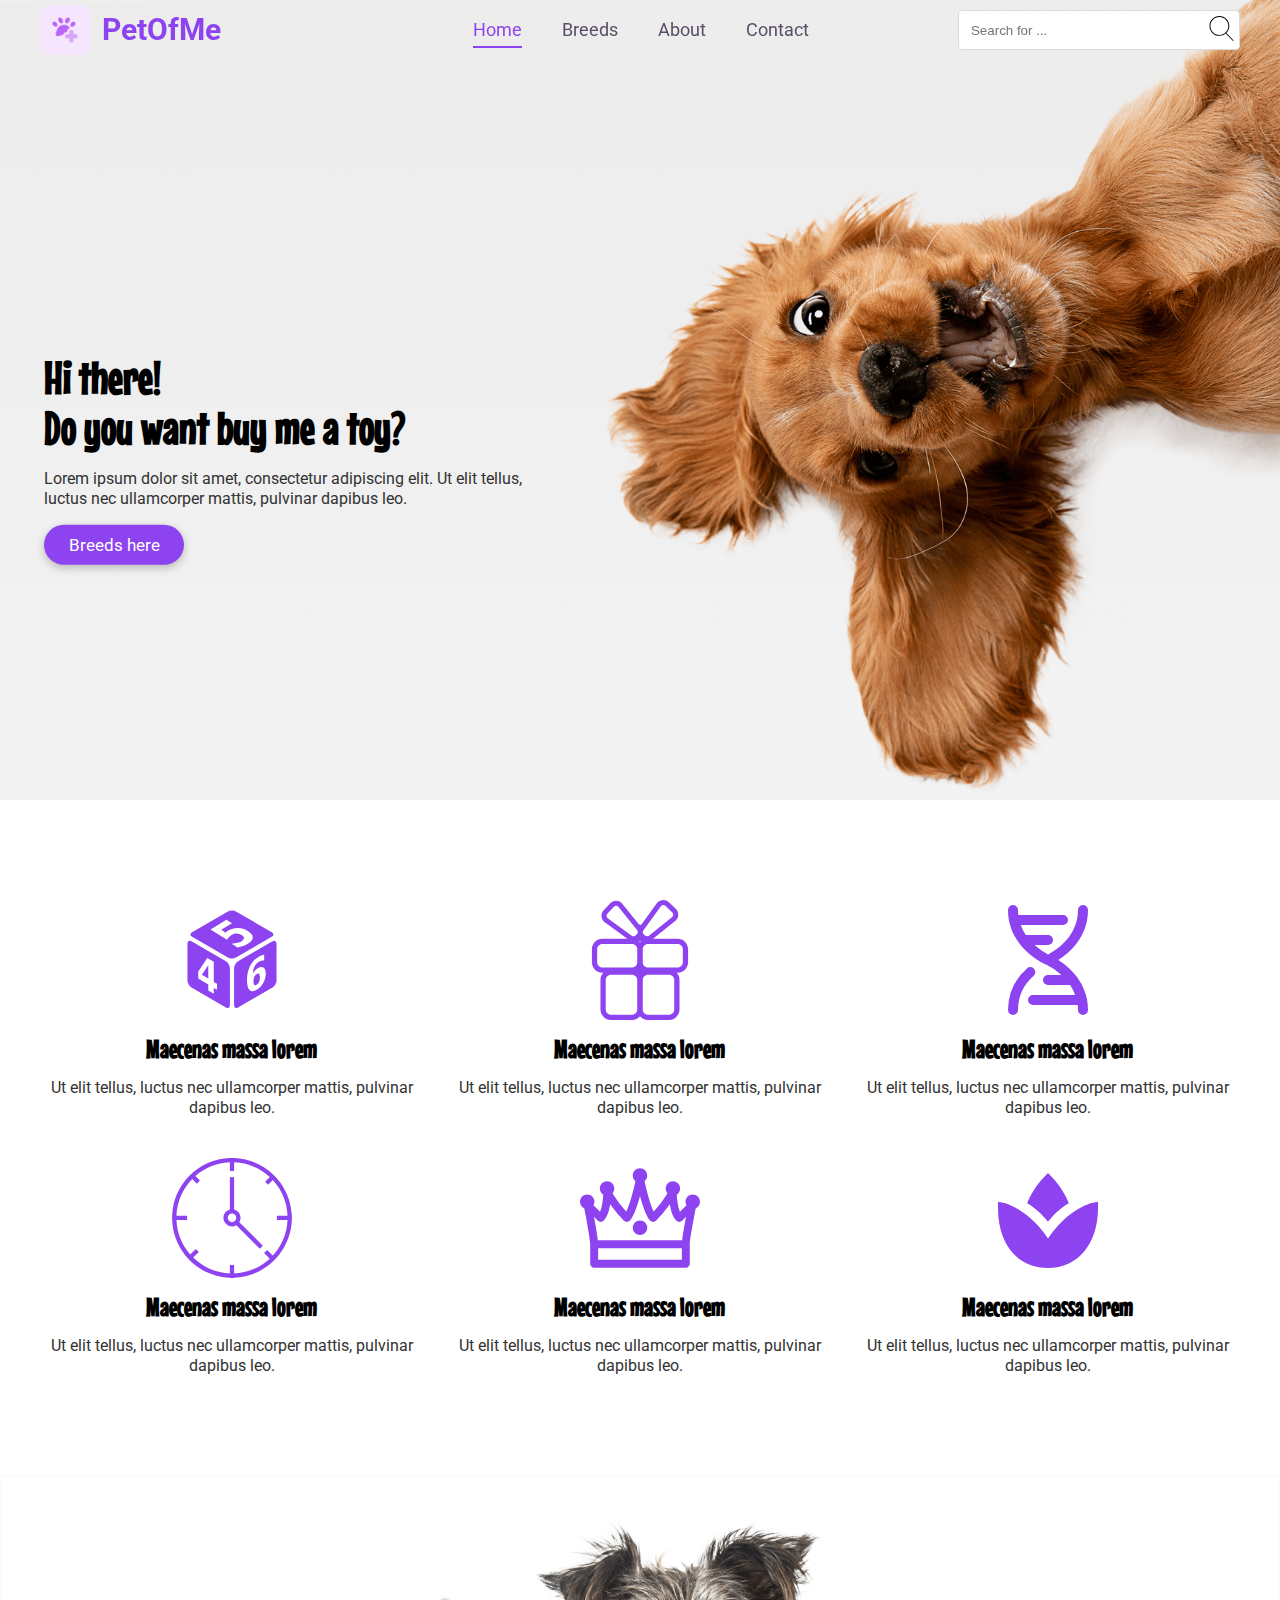
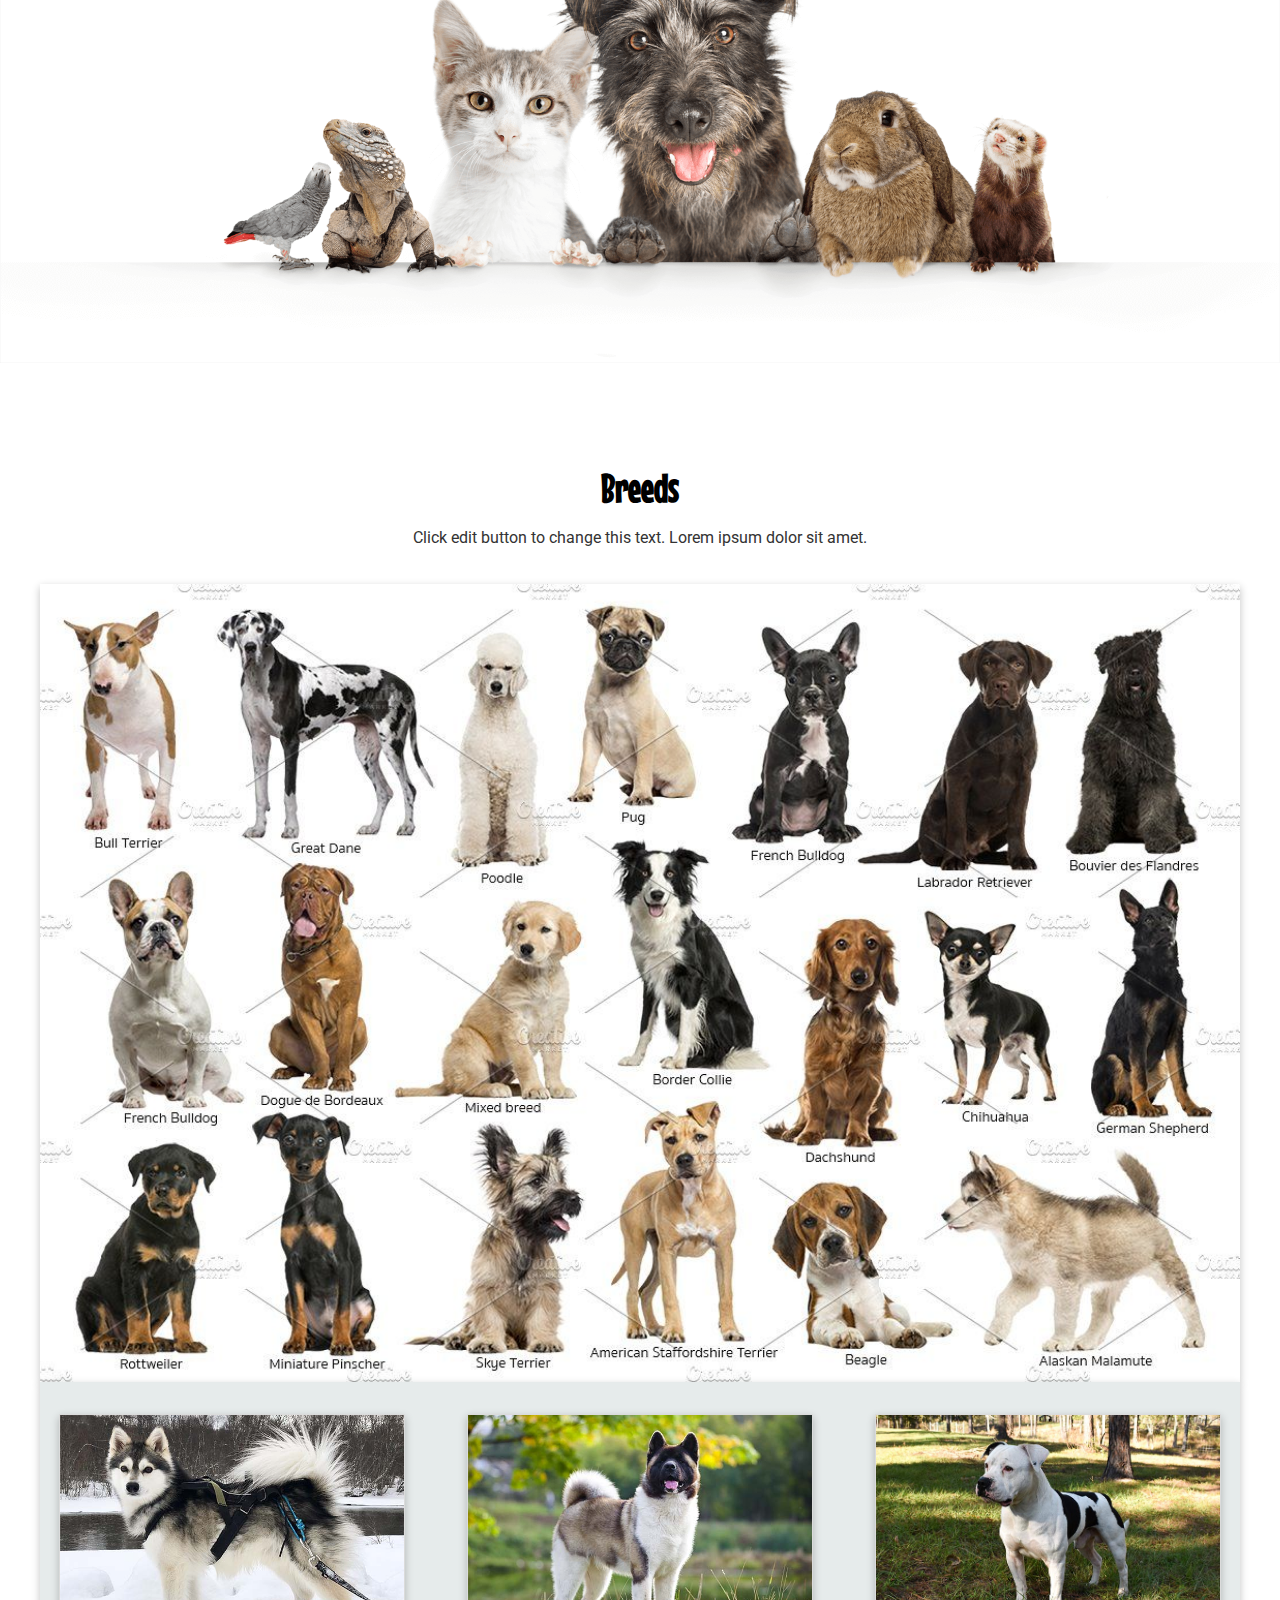
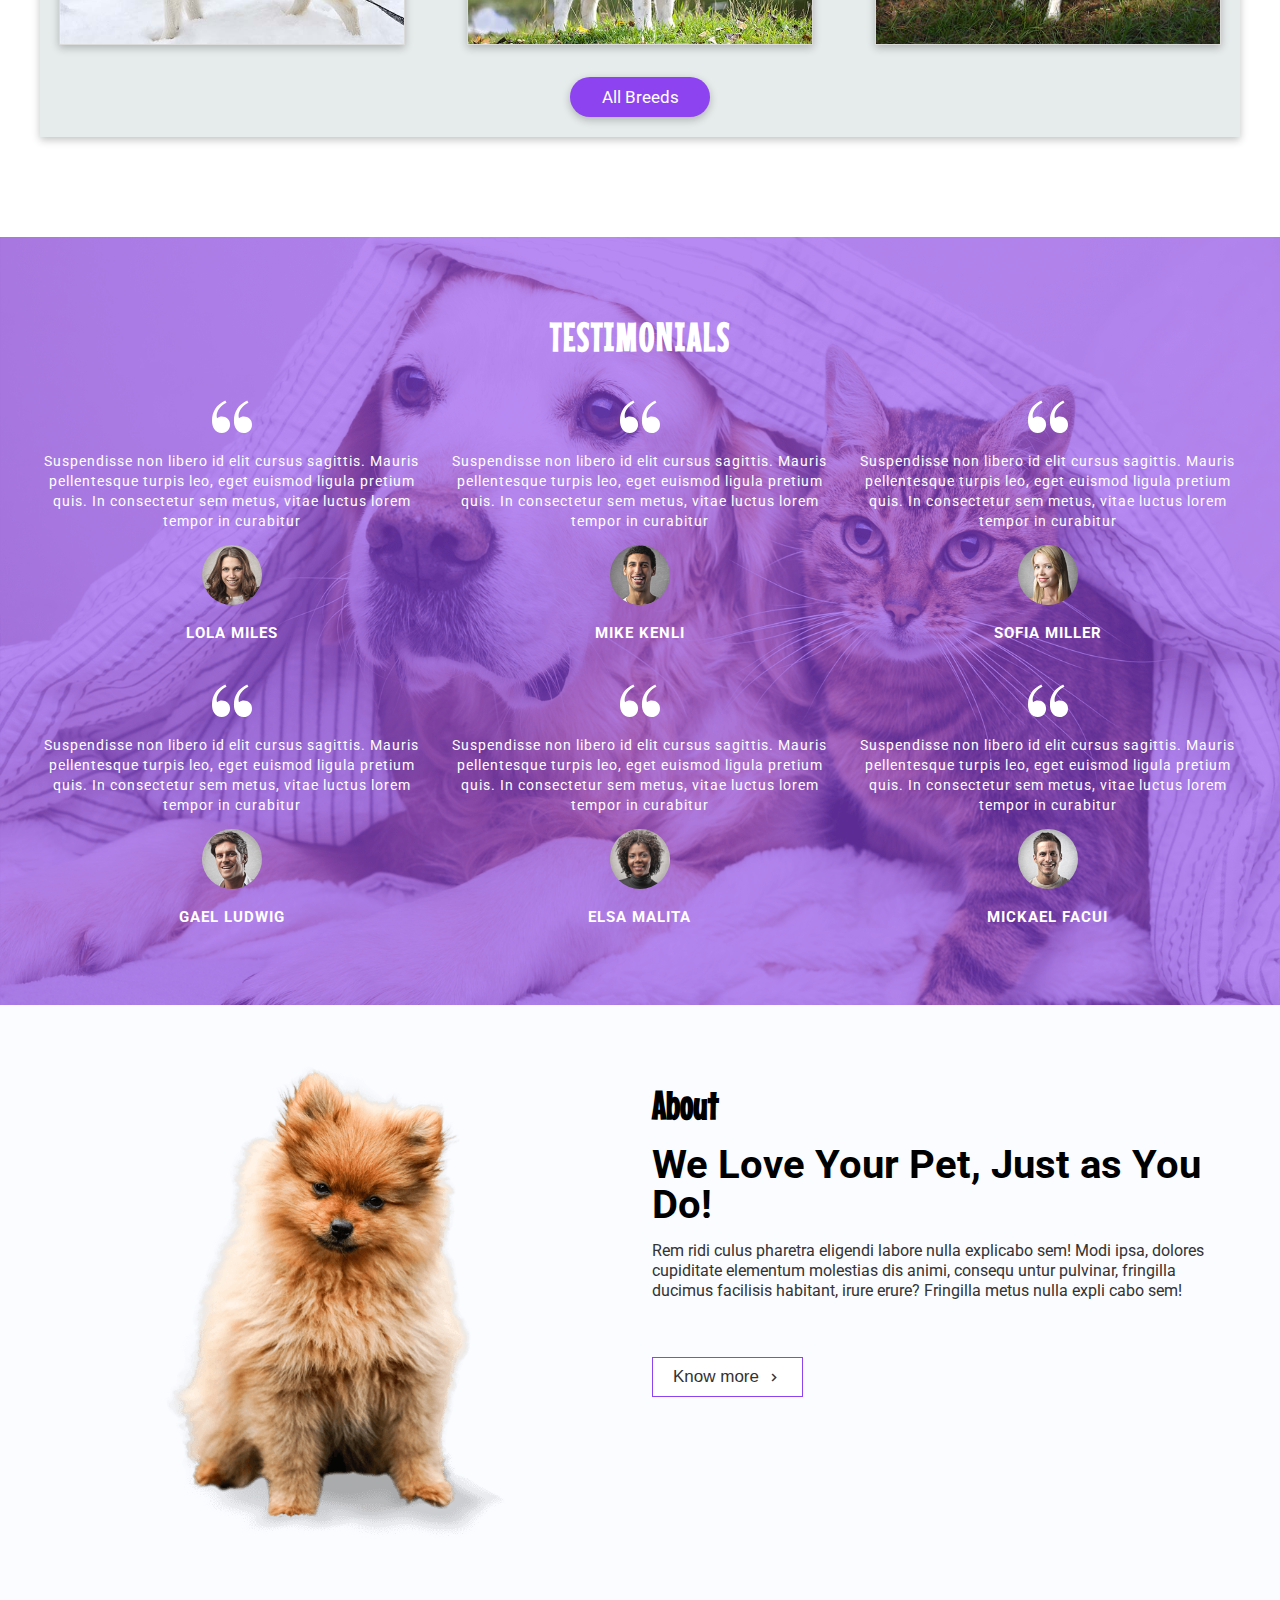
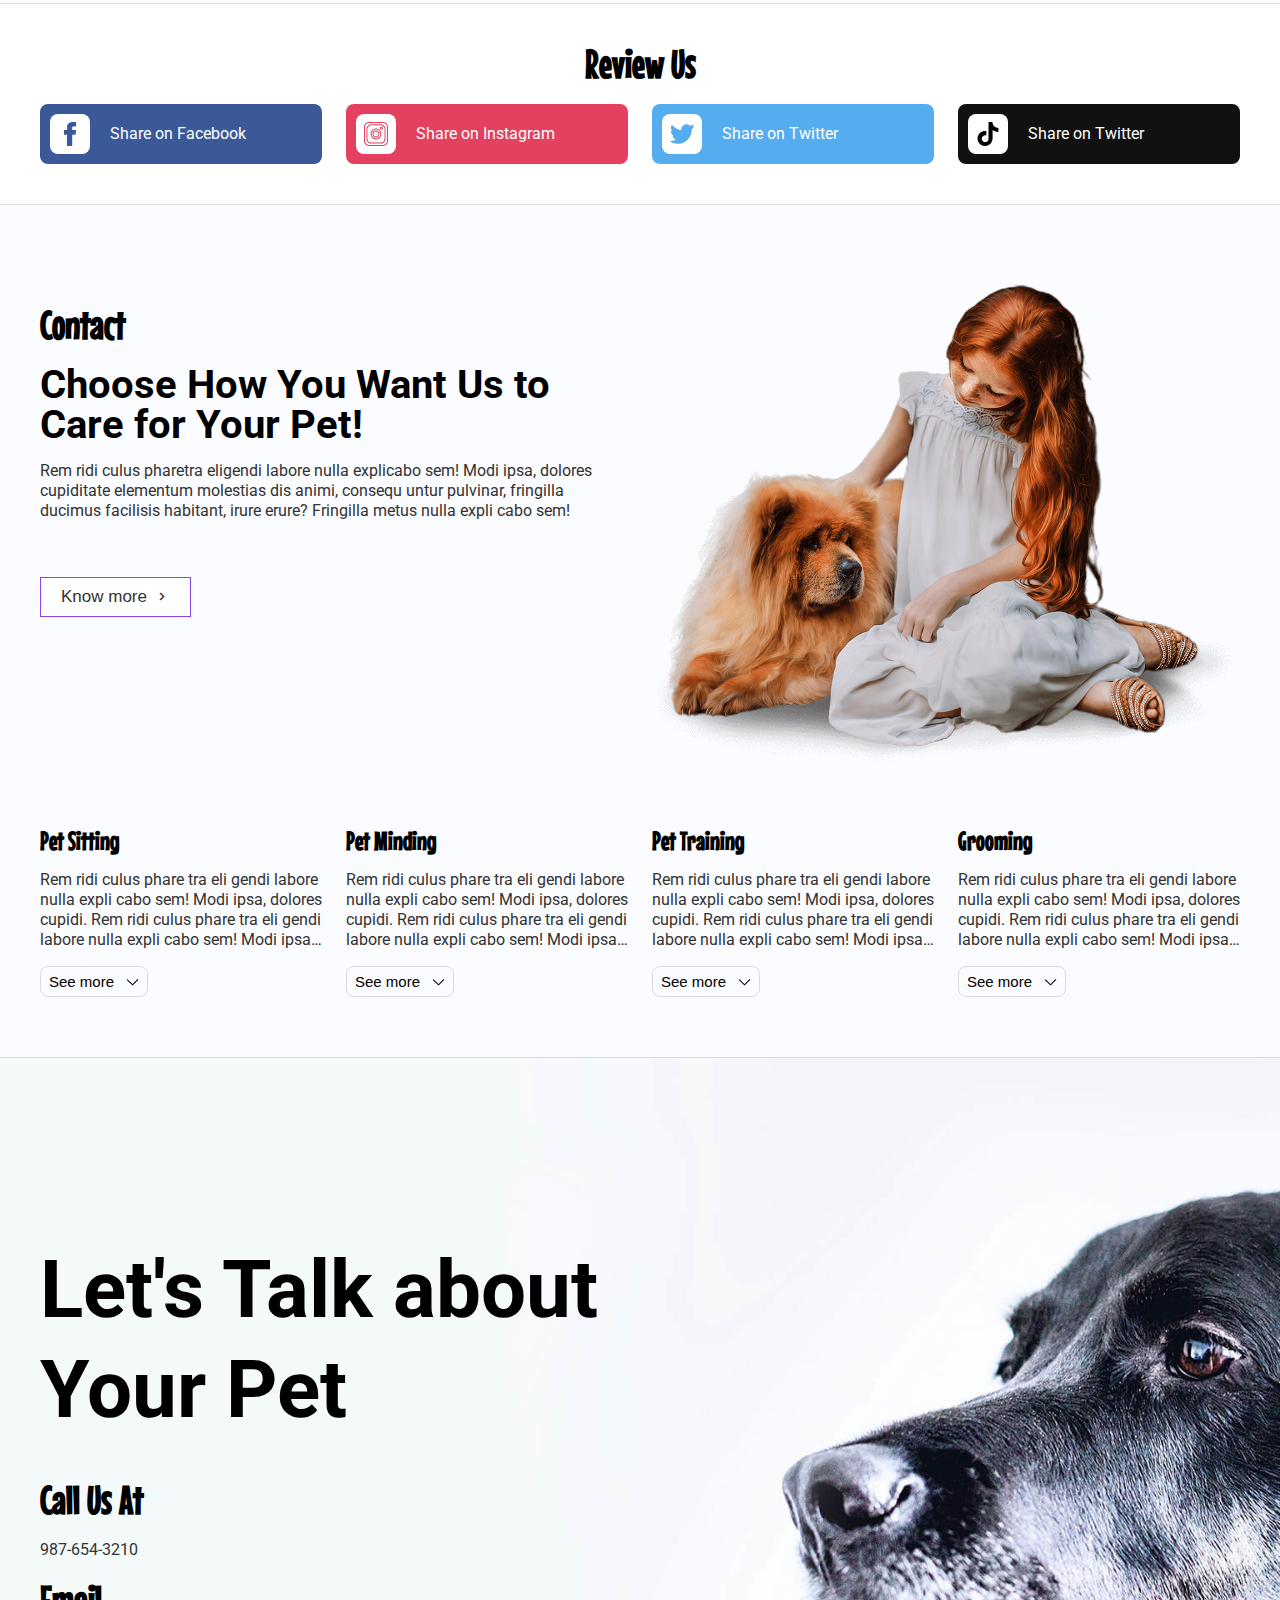
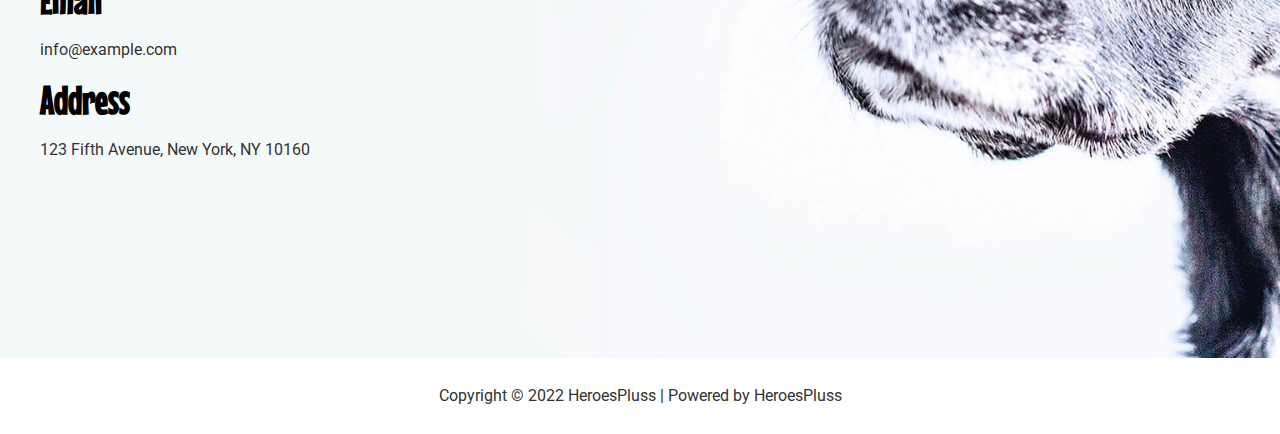
<file: index.html>
<!DOCTYPE html>
<html lang="en">
<head>
    <meta charset="UTF-8">
    <meta http-equiv="X-UA-Compatible" content="IE=edge">
    <meta name="viewport" content="width=device-width, initial-scale=1.0">

    <!-- Icon -->
    <link href='https://unpkg.com/boxicons@2.1.2/css/boxicons.min.css' rel='stylesheet'>

    <!-- Font  -->
    <link href="https://fonts.googleapis.com/css2?family=Roboto:wght@300;400;500;700&display=swap" rel="stylesheet">
    <link href="https://fonts.googleapis.com/css2?family=Mouse+Memoirs&display=swap" rel="stylesheet">

    <!-- Link CSS -->
    <link rel="stylesheet" type="text/css" href="./assets/css/base.css">
    <link rel="stylesheet" type="text/css" href="./assets/css/grid.css">
    <link rel="stylesheet" type="text/css" href="./assets/css/style.css">
    <link rel="stylesheet" type="text/css" href="./assets/css/responsive.css">

    <title>PetOfMe</title>
</head>
<body>
    <!-- Header -->
    <header class="header background-transparent header__even">
        <div class="grid wide">
            <div class="row">
                <!-- Logo -->
                <div class="col l-4 m-6 c-6 logo">
                    <a href="./" class="logo__link">
                        <img src="./assets/img/pet-care.png" height="50" />
                        <h1>PetOfMe</h1>
                    </a>
                </div>

                <div class="col l-5 m-6 c-6 menu">
                    <nav class="navbar">
                        <div class="navbar__icon menu__even">
                            <svg width="25" version="1.1" id="Capa_1" xmlns="http://www.w3.org/2000/svg" xmlns:xlink="http://www.w3.org/1999/xlink" x="0px" y="0px"
                            viewBox="0 0 384.97 384.97" style="enable-background:new 0 0 384.97 384.97;" xml:space="preserve">
                            <g>
                                <g id="Menu">
                                    <path d="M12.03,84.212h360.909c6.641,0,12.03-5.39,12.03-12.03c0-6.641-5.39-12.03-12.03-12.03H12.03
                                        C5.39,60.152,0,65.541,0,72.182C0,78.823,5.39,84.212,12.03,84.212z"/>
                                    <path d="M372.939,180.455H12.03c-6.641,0-12.03,5.39-12.03,12.03s5.39,12.03,12.03,12.03h360.909c6.641,0,12.03-5.39,12.03-12.03
                                        S379.58,180.455,372.939,180.455z"/>
                                    <path d="M372.939,300.758H12.03c-6.641,0-12.03,5.39-12.03,12.03c0,6.641,5.39,12.03,12.03,12.03h360.909
                                        c6.641,0,12.03-5.39,12.03-12.03C384.97,306.147,379.58,300.758,372.939,300.758z"/>
                                </g>
                            </g>
                            </svg>
                        </div>
                            <!-- Menu -->
                        <ul class="list hide-on-mobile-tablet list__even">
                            <button type="button" class="btn__close hide close-menu__even">
                                <svg xmlns="http://www.w3.org/2000/svg" xmlns:svgjs="http://svgjs.com/svgjs" xmlns:xlink="http://www.w3.org/1999/xlink" width="40" height="40"><svg xmlns="http://www.w3.org/2000/svg" width="40" height="40" viewBox="0 0 24 24"><g fill="#fff" class="color000 svgShape" data-name="Layer 2"><g class="color000 svgShape" data-name="close"><rect width="24" height="24" class="color000 svgShape" opacity="0" transform="rotate(180 12 12)"/><path d="M13.41 12l4.3-4.29a1 1 0 1 0-1.42-1.42L12 10.59l-4.29-4.3a1 1 0 0 0-1.42 1.42l4.3 4.29-4.3 4.29a1 1 0 0 0 0 1.42 1 1 0 0 0 1.42 0l4.29-4.3 4.29 4.3a1 1 0 0 0 1.42 0 1 1 0 0 0 0-1.42z" class="color000 svgShape"/></g></g></svg></svg>
                            </button>
                            <li class="list__item"><a href="./" class="list__item-link active">Home</a></li>
                            <li class="list__item"><a href="./type-breeds.html" class="list__item-link">Breeds</a></li>
                            <li class="list__item"><a href="./about.html" class="list__item-link">About</a></li>
                            <li class="list__item"><a href="./contact.html" class="list__item-link">Contact</a></li>
                        </ul>
                    </nav>
                </div>

                <!-- Form search -->
                <div class="col l-3 m-12 c-12 form">
                    <form action="#" class="search">
                        <input type="text" placeholder="Search for ..." class="search__value">
                        <button type="submit" class="search__btn">
                            <svg width="25" version="1.1" id="Capa_1" xmlns="http://www.w3.org/2000/svg" xmlns:xlink="http://www.w3.org/1999/xlink"
                            viewBox="0 0 52.966 52.966" style="enable-background:new 0 0 52.966 52.966;" xml:space="preserve">
                                <path d="M51.704,51.273L36.845,35.82c3.79-3.801,6.138-9.041,6.138-14.82c0-11.58-9.42-21-21-21s-21,9.42-21,21s9.42,21,21,21
                                c5.083,0,9.748-1.817,13.384-4.832l14.895,15.491c0.196,0.205,0.458,0.307,0.721,0.307c0.25,0,0.499-0.093,0.693-0.279
                                C52.074,52.304,52.086,51.671,51.704,51.273z M21.983,40c-10.477,0-19-8.523-19-19s8.523-19,19-19s19,8.523,19,19
                                S32.459,40,21.983,40z"/>
                            </svg>
                        </button>
                    </form>
                </div>
            </div>
        </div>
    </header> <!-- End header  -->

    <!-- Main -->
    <main>
        <!-- Banner -->
        <section class="banner">
            <div class="banner__slogan">
                <div class="grid wide">
                    <div class="row">
                        <div class="col l-6">
                            <div class="banner__slogan-wrap">
                                <h2>Hi there! <br> Do you want buy me a toy?</h2>
                                <p class="paragraph">Lorem ipsum dolor sit amet, consectetur adipiscing elit. Ut elit tellus, luctus nec ullamcorper mattis, pulvinar dapibus leo.</p>
                                <a href="./type-breeds.html" class="btn btn--primary btn--radius box-shadow">Breeds here</a>
                            </div>
                        </div>
                    </div>
                </div>
            </div>
        </section>

        <!-- Standard -->
        <section class="standard">
            <div class="grid wide">
                <div class="row standard__tablet-mobile">
                    <div class="col l-4 m-6 c-6">
                        <div class="mt-2x mb-2x">
                            <div>
                                <svg class="div-center" xmlns="http://www.w3.org/2000/svg" width="120" height="120" viewBox="0 0 512 512"><path fill="#8e43f0" d="M255.703 44.764c-6.176 0-12.353 1.384-17.137 4.152l-152.752 88.36c-9.57 5.535-9.57 14.29 0 19.826l152.752 88.359c9.57 5.536 24.703 5.536 34.272 0l152.754-88.36c9.57-5.534 9.57-14.289 0-19.824L272.838 48.916c-4.785-2.77-10.96-4.152-17.135-4.152zm-23.39 39.847l23.8 14.875-46.263 27.76 19.427 12.14a38.645 38.645 0 0 1 4.75-4.702c1.743-1.527 3.752-2.974 6.03-4.34 12.953-7.772 26.878-11.423 41.771-10.95 14.838.439 29.095 4.933 42.776 13.483 13.568 8.48 20.256 17.485 20.06 27.012-.148 9.498-7.198 18.43-21.148 26.8-6.026 3.616-12.705 6.767-20.037 9.45-7.23 2.689-15.166 4.908-23.805 6.658l-25.483-15.928c9.714-1.02 18.138-2.469 25.272-4.346 7.182-1.905 13.075-4.238 17.678-7 6.643-3.985 9.956-8.308 9.94-12.968-.026-4.724-3.318-9.137-9.878-13.237-6.616-4.135-13.752-6.24-21.408-6.316-7.609-.105-14.734 1.834-21.377 5.82-3.938 2.363-7.521 5.268-10.748 8.715-3.283 3.412-6.225 7.444-8.826 12.096l-70.645-44.153 68.113-40.869zm203.554 89.203c-1.938.074-4.218.858-6.955 2.413l-146.935 84.847c-9.57 5.527-17.14 18.638-17.14 29.69v157.699c0 11.05 7.57 15.419 17.14 9.89l146.937-84.843c9.57-5.527 17.137-18.636 17.137-29.688v-157.7c-2.497-8.048-5.23-12.495-10.184-12.308zm-359.763.48c-6.227 0-10.033 5.325-10.155 11.825v157.697c0 11.052 7.57 24.163 17.14 29.69l146.93 84.848c9.57 5.526 17.141 1.156 17.141-9.895v-157.7c0-11.051-7.57-24.159-17.14-29.687L83.09 176.225c-2.567-1.338-4.911-1.93-6.986-1.93zM393.4 233.587v24.264c-4.264-.079-8.281.397-12.052 1.43-3.771.973-7.454 2.538-11.045 4.693-7.722 4.633-13.737 11.055-18.047 19.267-4.31 8.154-6.825 17.955-7.543 29.405 2.963-4.65 6.174-8.715 9.63-12.196 3.458-3.54 7.228-6.535 11.313-8.986 10.28-6.168 18.565-7.211 24.85-3.129 6.33 4.055 9.494 12.442 9.494 25.16 0 14.066-3.524 27.462-10.572 40.19-7.049 12.668-16.498 22.558-28.35 29.67-13.064 7.838-23.188 8.17-30.371.992-7.138-7.263-10.707-21.474-10.707-42.631 0-21.685 4.175-41.216 12.525-58.592 8.395-17.462 19.889-30.57 34.479-39.324 4.624-2.775 9.112-5 13.467-6.676 4.354-1.675 8.665-2.854 12.93-3.537zm-242.789 13.582l27.635 16.58v85.809L192 357.809v25.414l-13.754-8.252v24.777l-23.502-14.102V360.87L112 335.223v-30.06l38.611-57.995zm4.133 31.355l-27.248 40.582 27.248 16.35v-56.932zm212.596 35.182c-1.706.057-3.703.773-5.992 2.147-4.535 2.72-7.947 6.701-10.237 11.943-2.244 5.156-3.367 11.572-3.367 19.25 0 7.678 1.123 12.777 3.367 15.299 2.29 2.436 5.702 2.295 10.237-.426 4.579-2.748 7.99-6.701 10.234-11.857 2.29-5.242 3.436-11.702 3.436-19.38 0-7.677-1.146-12.733-3.436-15.17-1.122-1.26-2.536-1.862-4.242-1.806z" class="color000 svgShape"/></svg>
                            </div>
                            <h3 class="title title-small text-center">Maecenas massa lorem</h3>
                            <p class="paragraph text-center">Ut elit tellus, luctus nec ullamcorper mattis, pulvinar dapibus leo.</p>
                        </div>
                    </div>
                    <div class="col l-4 m-6 c-6">
                        <div class="mt-2x mb-2x">
                            <div>
                                <svg class="div-center" xmlns="http://www.w3.org/2000/svg" width="120" height="120" enable-background="new 0 0 45.7 45.7" viewBox="0 0 45.7 45.7"><path fill="#8e43f0" d="M37.163,14.74h-9.331l8.749-7.057c0.562-0.591,0.859-1.368,0.836-2.189
                                c-0.023-0.82-0.364-1.582-0.959-2.146l-2.625-2.499C33.258,0.302,32.504,0,31.71,0c-0.848,0-1.637,0.341-2.244,0.984l-5.924,8.152
                                c-0.324,0.446-0.869,0.46-1.216,0.03l-6.462-8.012c-0.567-0.541-1.312-0.838-2.098-0.838l-0.091,0.001
                                c-0.82,0.024-1.582,0.365-2.146,0.959l-2.5,2.626C8.482,4.478,8.18,5.232,8.18,6.026c0,0.847,0.341,1.636,0.984,2.244l8.904,6.47
                                h-9.53c-2.206,0-4,1.794-4,4v5c0,2.206,1.794,4,4,4h0.321C8.208,28.452,7.8,29.39,7.8,30.429V41.7c0,2.206,1.794,4,4,4h8
                                c1.227,0,2.312-0.566,3.046-1.438c0.734,0.872,1.82,1.438,3.046,1.438h8c2.206,0,4-1.794,4-4V30.43
                                c0-1.039-0.407-1.978-1.059-2.689h0.329c2.206,0,4-1.795,4-4v-5C41.163,16.534,39.369,14.74,37.163,14.74z M23.919,12.172
                                c0.01-0.302,0.113-0.559,0.328-0.789l6.633-9.125c0.217-0.227,0.511-0.352,0.828-0.352c0.303,0,0.591,0.116,0.812,0.326
                                l2.626,2.496c0.467,0.445,0.499,1.175,0.096,1.604l-8.862,7.149c-0.425,0.443-1.187,0.456-1.642,0.025l-0.469-0.445
                                c-0.213-0.203-0.341-0.483-0.355-0.786C23.917,12.246,23.921,12.216,23.919,12.172z M23.279,15.736
                                c-0.154,0.135-0.296,0.28-0.428,0.437c-0.133-0.158-0.276-0.304-0.432-0.439C22.705,15.734,22.995,15.735,23.279,15.736z
                                M10.087,6.028c0-0.303,0.116-0.591,0.326-0.812l2.496-2.626c0.225-0.235,0.538-0.37,0.861-0.37c0.291,0,0.563,0.106,0.744,0.274
                                l7.149,8.863c0.213,0.204,0.333,0.473,0.342,0.801c-0.003,0.038-0.007,0.075-0.006,0.094c-0.018,0.293-0.125,0.551-0.31,0.746
                                l-0.445,0.469c-0.217,0.227-0.507,0.356-0.854,0.367c-0.299,0-0.576-0.112-0.826-0.346l-9.125-6.632
                                C10.212,6.639,10.087,6.345,10.087,6.028z M6.538,23.74v-5c0-1.103,0.897-2,2-2h11.271c1.103,0,2,0.897,2,2v5c0,1.103-0.897,2-2,2
                                H8.538C7.435,25.74,6.538,24.843,6.538,23.74z M21.8,41.701c0,1.103-0.897,2-2,2h-8c-1.103,0-2-0.897-2-2V30.43
                                c0-1.103,0.897-2,2-2h8c1.103,0,2,0.897,2,2V41.701z M35.893,41.701c0,1.103-0.897,2-2,2h-8c-1.103,0-2-0.897-2-2V30.43
                                c0-1.103,0.897-2,2-2h8c1.103,0,2,0.897,2,2V41.701z M39.163,23.74c0,1.103-0.897,2-2,2h-11.27c-1.103,0-2-0.897-2-2v-5
                                c0-1.103,0.897-2,2-2h11.271c1.103,0,2,0.897,2,2L39.163,23.74L39.163,23.74z" class="color030104 svgShape"/></svg>
                            </div>
                            <h3 class="title title-small text-center">Maecenas massa lorem</h3>
                            <p class="paragraph text-center">Ut elit tellus, luctus nec ullamcorper mattis, pulvinar dapibus leo.</p>
                        </div>
                    </div>
                    <div class="col l-4 m-6 c-6">
                        <div class="mt-2x mb-2x">
                            <div>
                                <svg class="div-center" xmlns="http://www.w3.org/2000/svg" width="120" height="120" data-name="Layer 1" viewBox="0 0 24 24"><path fill="#8e43f0" d="M9.2,13.73a1,1,0,0,0-1.41-.05A11.18,11.18,0,0,0,4,22a1,1,0,0,0,2,0,9.15,9.15,0,0,1,3.15-6.86A1,1,0,0,0,9.2,13.73Zm10.17,4.64a10.86,10.86,0,0,0-1.6-3A14.31,14.31,0,0,0,14.06,12C16.3,10.57,20,7.4,20,2a1,1,0,0,0-2,0c0,5.4-4.59,8.17-6,8.89A13.42,13.42,0,0,1,9.31,9H12a1,1,0,0,0,0-2H7.55a9.39,9.39,0,0,1-1-2H15a1,1,0,0,0,0-2H6.06A8.14,8.14,0,0,1,6,2,1,1,0,0,0,4,2c0,7.57,7.3,10.79,7.61,10.92h0A12.93,12.93,0,0,1,14.7,15H12a1,1,0,0,0,0,2h4.43a9.07,9.07,0,0,1,1,2H9a1,1,0,0,0,0,2h8.94A8.26,8.26,0,0,1,18,22a1,1,0,0,0,2,0,10.5,10.5,0,0,0-.22-2.19A9.23,9.23,0,0,0,19.37,18.37Z" class="color000 svgShape"/></svg>
                            </div>
                            <h3 class="title title-small text-center">Maecenas massa lorem</h3>
                            <p class="paragraph text-center">Ut elit tellus, luctus nec ullamcorper mattis, pulvinar dapibus leo.</p>
                        </div>
                    </div>
                    <div class="col l-4 m-6 c-6">
                        <div class="mt-2x mb-2x">
                            <div>
                                <svg class="div-center" xmlns="http://www.w3.org/2000/svg" width="120" height="120" enable-background="new 0 0 218.686 218.686" viewBox="0 0 218.686 218.686"><path fill="#8e43f0" d="M124.929,109.103c0-7.243-4.986-13.291-11.69-15.033V34.94h-7.793v59.131c-6.704,1.742-11.69,7.79-11.69,15.033
                                c0,8.596,6.99,15.586,15.586,15.586c2.882,0,5.55-0.839,7.868-2.208l42.787,42.787l5.51-5.51l-42.787-42.787
                                C124.09,114.654,124.929,111.986,124.929,109.103z M109.343,116.897c-4.296,0-7.793-3.497-7.793-7.793s3.497-7.793,7.793-7.793
                                c4.296,0,7.793,3.497,7.793,7.793S113.638,116.897,109.343,116.897z" class="color000 svgShape"/><path fill="#8e43f0" d="M218.348,105.207C216.331,48.143,170.304,2.115,113.239,0.099V0h-7.793v0.099C48.382,2.115,2.354,48.143,0.338,105.207
                                H0.239V113h0.099c2.016,57.064,48.044,103.091,105.108,105.108v0.578h7.793v-0.578c57.064-2.016,103.091-48.044,105.108-105.108
                                h0.099v-7.793H218.348z M210.555,113c-0.952,24.998-10.992,47.698-26.918,64.887l-10.317-10.316l-5.51,5.51l10.317,10.316
                                c-17.189,15.926-39.889,25.966-64.887,26.918v-15.488h-7.793v15.488c-25.978-0.989-49.473-11.796-66.882-28.82l10.363-10.363
                                l-5.51-5.51l-10.21,10.21C18.354,158.906,9.044,137.017,8.13,113h19.384v-7.793H8.13C9.12,79.229,19.927,55.734,36.95,38.325
                                l8.415,8.415l5.51-5.51l-8.261-8.261C59.539,18.115,81.429,8.806,105.447,7.892v15.967h7.793V7.892
                                c24.998,0.952,47.698,10.992,64.887,26.918l-8.368,8.368l5.51,5.51l8.368-8.368c15.926,17.19,25.966,39.889,26.918,64.887
                                h-19.384V113H210.555z" class="color000 svgShape"/></svg>
                            </div>
                            <h3 class="title title-small text-center">Maecenas massa lorem</h3>
                            <p class="paragraph text-center">Ut elit tellus, luctus nec ullamcorper mattis, pulvinar dapibus leo.</p>
                        </div>
                    </div>
                    <div class="col l-4 m-6 c-6">
                        <div class="mt-2x mb-2x">
                            <div>
                                <svg class="div-center" xmlns="http://www.w3.org/2000/svg" width="120" height="120" enable-background="new 0 0 297 297" viewBox="0 0 297 297"><path fill="#8e43f0" d="M148.5,190.718c9.881,0,17.918-8.038,17.918-17.919c0-9.88-8.037-17.918-17.918-17.918
                                c-9.881,0-17.918,8.038-17.918,17.918C130.582,182.68,138.619,190.718,148.5,190.718z" class="color000 svgShape"/><path fill="#8e43f0" d="M297,107.999c0-9.881-8.038-17.918-17.918-17.918c-9.881,0-17.919,8.037-17.919,17.918c0,3.205,0.856,6.209,2.337,8.815
                                l-16.17,16.17c-4.822-11.349-7.186-28.849-7.824-42.229c5.039-3.175,8.403-8.773,8.403-15.156c0-9.88-8.038-17.918-17.918-17.918
                                c-9.881,0-17.919,8.038-17.919,17.918c0,4.453,1.643,8.522,4.34,11.66c-10.464,18.023-25.075,35.371-34.143,45.427
                                c-7.97-16.629-16.955-49.719-22.527-75.554c4.067-3.287,6.676-8.309,6.676-13.933c0-9.881-8.037-17.918-17.918-17.918
                                c-9.881,0-17.918,8.037-17.918,17.918c0,5.624,2.609,10.646,6.676,13.933c-5.569,25.837-14.554,58.932-22.528,75.56
                                c-9.063-10.047-23.667-27.381-34.143-45.433c2.698-3.138,4.34-7.207,4.34-11.66c0-9.88-8.037-17.918-17.918-17.918
                                c-9.88,0-17.918,8.038-17.918,17.918c0,6.387,3.367,11.985,8.409,15.159c-0.629,13.379-2.99,30.878-7.824,42.232L33.5,116.815
                                c1.48-2.606,2.336-5.61,2.336-8.815c0-9.881-8.037-17.918-17.918-17.918C8.038,90.081,0,98.119,0,107.999
                                c0,7.24,4.324,13.475,10.519,16.3c6.352,32.257,14.764,78.529,14.764,89V261.9c0,5.422,4.396,9.818,9.817,9.818h226.8
                                c5.423,0,9.818-4.396,9.818-9.818v-48.601c0-10.469,8.41-56.742,14.766-89C292.676,121.474,297,115.24,297,107.999z
                                M44.357,155.443c3.835,3.833,10.05,3.833,13.886,0c9.319-9.321,14.089-26.038,16.529-41.044
                                c15.884,22.439,33.386,40.044,34.385,41.044c3.835,3.833,10.05,3.833,13.886,0c9.89-9.891,18.954-36.98,25.457-61.117
                                c6.503,24.137,15.567,51.227,25.457,61.117c1.842,1.84,4.339,2.875,6.943,2.875c2.604,0,5.101-1.035,6.942-2.875
                                c0.999-1,18.501-18.605,34.385-41.044c2.441,15.006,7.21,31.723,16.529,41.044c3.836,3.833,10.051,3.833,13.886,0l9.743-9.744
                                c-3.645,19.507-7.85,43.309-9.541,57.783H44.155c-1.691-14.475-5.896-38.276-9.54-57.783L44.357,155.443z M252.082,252.081H44.918
                                v-28.964h207.164V252.081z" class="color000 svgShape"/></svg>
                            </div>
                            <h3 class="title title-small text-center">Maecenas massa lorem</h3>
                            <p class="paragraph text-center">Ut elit tellus, luctus nec ullamcorper mattis, pulvinar dapibus leo.</p>
                        </div>
                    </div>
                    <div class="col l-4 m-6 c-6">
                        <div class="mt-2x mb-2x">
                            <div>
                                <svg class="div-center" xmlns="http://www.w3.org/2000/svg" width="120" height="120" viewBox="0 0 24 24"><path fill="#8e43f0" d="M12 16.114c-3.998-5.951-8.574-7.043-8.78-7.09L2 8.75V10c0 7.29 3.925 12 10 12 5.981 0 10-4.822 10-12V8.75l-1.22.274c-.206.047-4.782 1.139-8.78 7.09z" class="color000 svgShape"/><path fill="#8e43f0" d="M11.274 3.767c-1.799 1.898-2.84 3.775-3.443 5.295 1.329.784 2.781 1.943 4.159 3.685 1.364-1.76 2.826-2.925 4.17-3.709-.605-1.515-1.646-3.383-3.435-5.271L12 3l-.726.767z" class="color000 svgShape"/></svg>
                            </div>
                            <h3 class="title title-small text-center">Maecenas massa lorem</h3>
                            <p class="paragraph text-center">Ut elit tellus, luctus nec ullamcorper mattis, pulvinar dapibus leo.</p>
                        </div>
                    </div>
                </div>
            </div>
        </section>

        <!-- Background breeds -->
        <section class="background__breeds">
            <img src="./assets/img/background__breeds.png" />
        </section>

        <!-- Breeds -->
        <section class="breeds">
            <h2 class="title title-big text-center">Breeds</h2>
            <p class="paragraph text-center">Click edit button to change this text. Lorem ipsum dolor sit amet.</p>
            <div class="background__food"></div>
            <div class="breeds__wrap">
                <div class="grid wide">
                    <div class="row">
                        <div class="col l-12 m-12 c-12">
                            <div class="breeds_img">
                                <img class="box-shadow" src="./assets/img/background__breeds-6.png" />
                            </div>
                        </div>
                        <div class="col l-12 m-12 c-12">
                            <div class="breeds__list box-shadow">
                                <div class="row">
                                    <div class="col l-4 m-6 c-12">
                                        <div class="breeds__box breeds__even">
                                            <img class="box-shadow" src="./assets/img/alaskan.png" />
                                            <p class="hide">The Alaskan Klee Kai is a small-sized companion dog that is alert, energetic, and curious, yet reserved with unfamiliar people and situations. They come in three different sizes.</p>

                                            <p class="hide">The Alaskan Klee Kai is a small sized companion dog with a smooth, agile, and well-balanced gait, a body that is well proportioned in three size varieties: toy, miniature, and standard; with a level topline and a length slightly longer than height.  The wedge-shaped head, erect triangle shaped ears, well furred double coat in three symmetrical contrasting color varieties, and a loosely curled tail reflect its arctic heritage. </p>
                                        </div>
                                    </div>
                                    <div class="col l-4 m-6 c-12">
                                        <div class="breeds__box breeds__even">
                                            <img class="box-shadow" src="./assets/img/akita.png" />
                                            <p class="hide">The Alaskan Klee Kai is a small-sized companion dog that is alert, energetic, and curious, yet reserved with unfamiliar people and situations. They come in three different sizes.</p>

                                            <p class="hide">The Alaskan Klee Kai is a small sized companion dog with a smooth, agile, and well-balanced gait, a body that is well proportioned in three size varieties: toy, miniature, and standard; with a level topline and a length slightly longer than height.  The wedge-shaped head, erect triangle shaped ears, well furred double coat in three symmetrical contrasting color varieties, and a loosely curled tail reflect its arctic heritage. </p>
                                        </div>
                                    </div>
                                    <div class="col l-4 m-6 c-12 hide-on-tablet">
                                        <div class="breeds__box breeds__even">
                                            <img class="box-shadow" src="./assets/img/bulldog.png" />
                                            <p class="hide">The Alaskan Klee Kai is a small-sized companion dog that is alert, energetic, and curious, yet reserved with unfamiliar people and situations. They come in three different sizes.</p>

                                            <p class="hide">The Alaskan Klee Kai is a small sized companion dog with a smooth, agile, and well-balanced gait, a body that is well proportioned in three size varieties: toy, miniature, and standard; with a level topline and a length slightly longer than height.  The wedge-shaped head, erect triangle shaped ears, well furred double coat in three symmetrical contrasting color varieties, and a loosely curled tail reflect its arctic heritage. </p>
                                        </div>
                                    </div>
                                </div>
                                <div class="mt-2x flex align-center justify-center">
                                    <a href="./type-breeds.html" class="btn btn--primary btn--radius box-shadow">All Breeds</a>
                                </div>
                            </div>
                        </div>
                    </div>
                </div>
            </div>
        </section>

        <!-- Testimonials -->
        <section class="testimonials">
            <div class="testimonials__wrapper">
                <div class="grid wide">
                    <h2 class="testimonials__title title title-big text-center">TESTIMONIALS</h2>
                    <div class="row standard__tablet-mobile">
                        <div class="col l-4 m-6 c-6 box-1">
                            <div class="testimonials__icon">
                                <svg xmlns="http://www.w3.org/2000/svg" width="40" height="40" viewbox="0 0 40 33"><path fill="#FFFFFF" d="M29.480315,7.65354331 C27.5485468,10.0682535 26.5826772,12.5144233 26.5826772,14.992126 C26.5826772,16.042 26.7086602,16.9448781 26.9606299,17.7007874 C28.4304535,16.5669235 30.0262381,16 31.7480315,16 C34.0997493,16 36.0629843,16.7453994 37.6377953,18.2362205 C39.2126063,19.7270416 40,21.7322709 40,24.2519685 C40,26.6036863 39.2021077,28.5669213 37.6062992,30.1417323 C36.0104907,31.7165433 34.0577543,32.503937 31.7480315,32.503937 C28.4304296,32.503937 25.8897726,31.1391213 24.1259843,28.4094488 C22.6561606,26.1417209 21.9212598,23.3071036 21.9212598,19.9055118 C21.9212598,15.5800309 23.023611,11.7060539 25.2283465,8.28346457 C27.4330819,4.86087528 30.7611326,2.09974803 35.2125984,0 L36.4094488,2.33070866 C33.7217713,3.4645726 31.4120831,5.23883307 29.480315,7.65354331 Z M7.55905512,7.65354331 C5.62728693,10.0682535 4.66141732,12.5144233 4.66141732,14.992126 C4.66141732,16.042 4.78740031,16.9448781 5.03937008,17.7007874 C6.46719874,16.5669235 8.06298331,16 9.82677165,16 C12.1364945,16 14.0892309,16.7453994 15.6850394,18.2362205 C17.2808479,19.7270416 18.0787402,21.7322709 18.0787402,24.2519685 C18.0787402,25.805782 17.7007912,27.2125921 16.9448819,28.4724409 C16.1889726,29.7322898 15.1811087,30.7191565 13.9212598,31.4330709 C12.661411,32.1469852 11.2965953,32.503937 9.82677165,32.503937 C6.50916976,32.503937 3.96851276,31.1391213 2.20472441,28.4094488 C0.734900787,26.1417209 0,23.3071036 0,19.9055118 C0,15.5800309 1.10235118,11.7060539 3.30708661,8.28346457 C5.51182205,4.86087528 8.83987276,2.09974803 13.2913386,0 L14.488189,2.33070866 C11.8005115,3.4645726 9.49082331,5.23883307 7.55905512,7.65354331 Z"></path></svg>
                            </div>
                            <p class="testimonials__paragraph text-center">Suspendisse non libero id elit cursus sagittis. Mauris pellentesque turpis leo, eget euismod ligula pretium quis. In consectetur sem metus, vitae luctus lorem tempor in curabitur</p>
                            <div class="testimonials__information">
                                <div class="testimonials__information-img">
                                    <img class="div-center" class=""box-shadow src="./assets/img/info1.png" />
                                </div>
                                <h3 class="testimonials__information-name mt-2x text-center">LOLA MILES</h3>
                            </div>
                        </div>
                        <div class="col l-4 m-6 c-6 box-1">
                            <div class="testimonials__icon">
                                <svg xmlns="http://www.w3.org/2000/svg" width="40" height="40" viewbox="0 0 40 33"><path fill="#FFFFFF" d="M29.480315,7.65354331 C27.5485468,10.0682535 26.5826772,12.5144233 26.5826772,14.992126 C26.5826772,16.042 26.7086602,16.9448781 26.9606299,17.7007874 C28.4304535,16.5669235 30.0262381,16 31.7480315,16 C34.0997493,16 36.0629843,16.7453994 37.6377953,18.2362205 C39.2126063,19.7270416 40,21.7322709 40,24.2519685 C40,26.6036863 39.2021077,28.5669213 37.6062992,30.1417323 C36.0104907,31.7165433 34.0577543,32.503937 31.7480315,32.503937 C28.4304296,32.503937 25.8897726,31.1391213 24.1259843,28.4094488 C22.6561606,26.1417209 21.9212598,23.3071036 21.9212598,19.9055118 C21.9212598,15.5800309 23.023611,11.7060539 25.2283465,8.28346457 C27.4330819,4.86087528 30.7611326,2.09974803 35.2125984,0 L36.4094488,2.33070866 C33.7217713,3.4645726 31.4120831,5.23883307 29.480315,7.65354331 Z M7.55905512,7.65354331 C5.62728693,10.0682535 4.66141732,12.5144233 4.66141732,14.992126 C4.66141732,16.042 4.78740031,16.9448781 5.03937008,17.7007874 C6.46719874,16.5669235 8.06298331,16 9.82677165,16 C12.1364945,16 14.0892309,16.7453994 15.6850394,18.2362205 C17.2808479,19.7270416 18.0787402,21.7322709 18.0787402,24.2519685 C18.0787402,25.805782 17.7007912,27.2125921 16.9448819,28.4724409 C16.1889726,29.7322898 15.1811087,30.7191565 13.9212598,31.4330709 C12.661411,32.1469852 11.2965953,32.503937 9.82677165,32.503937 C6.50916976,32.503937 3.96851276,31.1391213 2.20472441,28.4094488 C0.734900787,26.1417209 0,23.3071036 0,19.9055118 C0,15.5800309 1.10235118,11.7060539 3.30708661,8.28346457 C5.51182205,4.86087528 8.83987276,2.09974803 13.2913386,0 L14.488189,2.33070866 C11.8005115,3.4645726 9.49082331,5.23883307 7.55905512,7.65354331 Z"></path></svg>
                            </div>
                            <p class="testimonials__paragraph text-center">Suspendisse non libero id elit cursus sagittis. Mauris pellentesque turpis leo, eget euismod ligula pretium quis. In consectetur sem metus, vitae luctus lorem tempor in curabitur</p>
                            <div class="testimonials__information">
                                <div class="testimonials__information-img">
                                    <img class="div-center" class=""box-shadow src="./assets/img/info2.png" />
                                </div>
                                <h3 class="testimonials__information-name mt-2x text-center">MIKE KENLI</h3>
                            </div>
                        </div>
                        <div class="col l-4 m-6 c-6 box-1">
                            <div class="testimonials__icon">
                                <svg xmlns="http://www.w3.org/2000/svg" width="40" height="40" viewbox="0 0 40 33"><path fill="#FFFFFF" d="M29.480315,7.65354331 C27.5485468,10.0682535 26.5826772,12.5144233 26.5826772,14.992126 C26.5826772,16.042 26.7086602,16.9448781 26.9606299,17.7007874 C28.4304535,16.5669235 30.0262381,16 31.7480315,16 C34.0997493,16 36.0629843,16.7453994 37.6377953,18.2362205 C39.2126063,19.7270416 40,21.7322709 40,24.2519685 C40,26.6036863 39.2021077,28.5669213 37.6062992,30.1417323 C36.0104907,31.7165433 34.0577543,32.503937 31.7480315,32.503937 C28.4304296,32.503937 25.8897726,31.1391213 24.1259843,28.4094488 C22.6561606,26.1417209 21.9212598,23.3071036 21.9212598,19.9055118 C21.9212598,15.5800309 23.023611,11.7060539 25.2283465,8.28346457 C27.4330819,4.86087528 30.7611326,2.09974803 35.2125984,0 L36.4094488,2.33070866 C33.7217713,3.4645726 31.4120831,5.23883307 29.480315,7.65354331 Z M7.55905512,7.65354331 C5.62728693,10.0682535 4.66141732,12.5144233 4.66141732,14.992126 C4.66141732,16.042 4.78740031,16.9448781 5.03937008,17.7007874 C6.46719874,16.5669235 8.06298331,16 9.82677165,16 C12.1364945,16 14.0892309,16.7453994 15.6850394,18.2362205 C17.2808479,19.7270416 18.0787402,21.7322709 18.0787402,24.2519685 C18.0787402,25.805782 17.7007912,27.2125921 16.9448819,28.4724409 C16.1889726,29.7322898 15.1811087,30.7191565 13.9212598,31.4330709 C12.661411,32.1469852 11.2965953,32.503937 9.82677165,32.503937 C6.50916976,32.503937 3.96851276,31.1391213 2.20472441,28.4094488 C0.734900787,26.1417209 0,23.3071036 0,19.9055118 C0,15.5800309 1.10235118,11.7060539 3.30708661,8.28346457 C5.51182205,4.86087528 8.83987276,2.09974803 13.2913386,0 L14.488189,2.33070866 C11.8005115,3.4645726 9.49082331,5.23883307 7.55905512,7.65354331 Z"></path></svg>
                            </div>
                            <p class="testimonials__paragraph text-center">Suspendisse non libero id elit cursus sagittis. Mauris pellentesque turpis leo, eget euismod ligula pretium quis. In consectetur sem metus, vitae luctus lorem tempor in curabitur</p>
                            <div class="testimonials__information">
                                <div class="testimonials__information-img">
                                    <img class="div-center" class=""box-shadow src="./assets/img/info3.png" />
                                </div>
                                <h3 class="testimonials__information-name mt-2x text-center">SOFIA MILLER</h3>
                            </div>
                        </div>
                        <div class="col l-4 m-6 c-6 box-1">
                            <div class="testimonials__icon">
                                <svg xmlns="http://www.w3.org/2000/svg" width="40" height="40" viewbox="0 0 40 33"><path fill="#FFFFFF" d="M29.480315,7.65354331 C27.5485468,10.0682535 26.5826772,12.5144233 26.5826772,14.992126 C26.5826772,16.042 26.7086602,16.9448781 26.9606299,17.7007874 C28.4304535,16.5669235 30.0262381,16 31.7480315,16 C34.0997493,16 36.0629843,16.7453994 37.6377953,18.2362205 C39.2126063,19.7270416 40,21.7322709 40,24.2519685 C40,26.6036863 39.2021077,28.5669213 37.6062992,30.1417323 C36.0104907,31.7165433 34.0577543,32.503937 31.7480315,32.503937 C28.4304296,32.503937 25.8897726,31.1391213 24.1259843,28.4094488 C22.6561606,26.1417209 21.9212598,23.3071036 21.9212598,19.9055118 C21.9212598,15.5800309 23.023611,11.7060539 25.2283465,8.28346457 C27.4330819,4.86087528 30.7611326,2.09974803 35.2125984,0 L36.4094488,2.33070866 C33.7217713,3.4645726 31.4120831,5.23883307 29.480315,7.65354331 Z M7.55905512,7.65354331 C5.62728693,10.0682535 4.66141732,12.5144233 4.66141732,14.992126 C4.66141732,16.042 4.78740031,16.9448781 5.03937008,17.7007874 C6.46719874,16.5669235 8.06298331,16 9.82677165,16 C12.1364945,16 14.0892309,16.7453994 15.6850394,18.2362205 C17.2808479,19.7270416 18.0787402,21.7322709 18.0787402,24.2519685 C18.0787402,25.805782 17.7007912,27.2125921 16.9448819,28.4724409 C16.1889726,29.7322898 15.1811087,30.7191565 13.9212598,31.4330709 C12.661411,32.1469852 11.2965953,32.503937 9.82677165,32.503937 C6.50916976,32.503937 3.96851276,31.1391213 2.20472441,28.4094488 C0.734900787,26.1417209 0,23.3071036 0,19.9055118 C0,15.5800309 1.10235118,11.7060539 3.30708661,8.28346457 C5.51182205,4.86087528 8.83987276,2.09974803 13.2913386,0 L14.488189,2.33070866 C11.8005115,3.4645726 9.49082331,5.23883307 7.55905512,7.65354331 Z"></path></svg>
                            </div>
                            <p class="testimonials__paragraph text-center">Suspendisse non libero id elit cursus sagittis. Mauris pellentesque turpis leo, eget euismod ligula pretium quis. In consectetur sem metus, vitae luctus lorem tempor in curabitur</p>
                            <div class="testimonials__information">
                                <div class="testimonials__information-img">
                                    <img class="div-center" class=""box-shadow src="./assets/img/info4.png" />
                                </div>
                                <h3 class="testimonials__information-name mt-2x text-center">GAEL LUDWIG</h3>
                            </div>
                        </div>
                        <div class="col l-4 m-6 c-6 box-1">
                            <div class="testimonials__icon">
                                <svg xmlns="http://www.w3.org/2000/svg" width="40" height="40" viewbox="0 0 40 33"><path fill="#FFFFFF" d="M29.480315,7.65354331 C27.5485468,10.0682535 26.5826772,12.5144233 26.5826772,14.992126 C26.5826772,16.042 26.7086602,16.9448781 26.9606299,17.7007874 C28.4304535,16.5669235 30.0262381,16 31.7480315,16 C34.0997493,16 36.0629843,16.7453994 37.6377953,18.2362205 C39.2126063,19.7270416 40,21.7322709 40,24.2519685 C40,26.6036863 39.2021077,28.5669213 37.6062992,30.1417323 C36.0104907,31.7165433 34.0577543,32.503937 31.7480315,32.503937 C28.4304296,32.503937 25.8897726,31.1391213 24.1259843,28.4094488 C22.6561606,26.1417209 21.9212598,23.3071036 21.9212598,19.9055118 C21.9212598,15.5800309 23.023611,11.7060539 25.2283465,8.28346457 C27.4330819,4.86087528 30.7611326,2.09974803 35.2125984,0 L36.4094488,2.33070866 C33.7217713,3.4645726 31.4120831,5.23883307 29.480315,7.65354331 Z M7.55905512,7.65354331 C5.62728693,10.0682535 4.66141732,12.5144233 4.66141732,14.992126 C4.66141732,16.042 4.78740031,16.9448781 5.03937008,17.7007874 C6.46719874,16.5669235 8.06298331,16 9.82677165,16 C12.1364945,16 14.0892309,16.7453994 15.6850394,18.2362205 C17.2808479,19.7270416 18.0787402,21.7322709 18.0787402,24.2519685 C18.0787402,25.805782 17.7007912,27.2125921 16.9448819,28.4724409 C16.1889726,29.7322898 15.1811087,30.7191565 13.9212598,31.4330709 C12.661411,32.1469852 11.2965953,32.503937 9.82677165,32.503937 C6.50916976,32.503937 3.96851276,31.1391213 2.20472441,28.4094488 C0.734900787,26.1417209 0,23.3071036 0,19.9055118 C0,15.5800309 1.10235118,11.7060539 3.30708661,8.28346457 C5.51182205,4.86087528 8.83987276,2.09974803 13.2913386,0 L14.488189,2.33070866 C11.8005115,3.4645726 9.49082331,5.23883307 7.55905512,7.65354331 Z"></path></svg>
                            </div>
                            <p class="testimonials__paragraph text-center">Suspendisse non libero id elit cursus sagittis. Mauris pellentesque turpis leo, eget euismod ligula pretium quis. In consectetur sem metus, vitae luctus lorem tempor in curabitur</p>
                            <div class="testimonials__information">
                                <div class="testimonials__information-img">
                                    <img class="div-center" class=""box-shadow src="./assets/img/info5.png" />
                                </div>
                                <h3 class="testimonials__information-name mt-2x text-center">ELSA MALITA</h3>
                            </div>
                        </div>
                        <div class="col l-4 m-6 c-6 box-1">
                            <div class="testimonials__icon">
                                <svg xmlns="http://www.w3.org/2000/svg" width="40" height="40" viewbox="0 0 40 33"><path fill="#FFFFFF" d="M29.480315,7.65354331 C27.5485468,10.0682535 26.5826772,12.5144233 26.5826772,14.992126 C26.5826772,16.042 26.7086602,16.9448781 26.9606299,17.7007874 C28.4304535,16.5669235 30.0262381,16 31.7480315,16 C34.0997493,16 36.0629843,16.7453994 37.6377953,18.2362205 C39.2126063,19.7270416 40,21.7322709 40,24.2519685 C40,26.6036863 39.2021077,28.5669213 37.6062992,30.1417323 C36.0104907,31.7165433 34.0577543,32.503937 31.7480315,32.503937 C28.4304296,32.503937 25.8897726,31.1391213 24.1259843,28.4094488 C22.6561606,26.1417209 21.9212598,23.3071036 21.9212598,19.9055118 C21.9212598,15.5800309 23.023611,11.7060539 25.2283465,8.28346457 C27.4330819,4.86087528 30.7611326,2.09974803 35.2125984,0 L36.4094488,2.33070866 C33.7217713,3.4645726 31.4120831,5.23883307 29.480315,7.65354331 Z M7.55905512,7.65354331 C5.62728693,10.0682535 4.66141732,12.5144233 4.66141732,14.992126 C4.66141732,16.042 4.78740031,16.9448781 5.03937008,17.7007874 C6.46719874,16.5669235 8.06298331,16 9.82677165,16 C12.1364945,16 14.0892309,16.7453994 15.6850394,18.2362205 C17.2808479,19.7270416 18.0787402,21.7322709 18.0787402,24.2519685 C18.0787402,25.805782 17.7007912,27.2125921 16.9448819,28.4724409 C16.1889726,29.7322898 15.1811087,30.7191565 13.9212598,31.4330709 C12.661411,32.1469852 11.2965953,32.503937 9.82677165,32.503937 C6.50916976,32.503937 3.96851276,31.1391213 2.20472441,28.4094488 C0.734900787,26.1417209 0,23.3071036 0,19.9055118 C0,15.5800309 1.10235118,11.7060539 3.30708661,8.28346457 C5.51182205,4.86087528 8.83987276,2.09974803 13.2913386,0 L14.488189,2.33070866 C11.8005115,3.4645726 9.49082331,5.23883307 7.55905512,7.65354331 Z"></path></svg>
                            </div>
                            <p class="testimonials__paragraph text-center">Suspendisse non libero id elit cursus sagittis. Mauris pellentesque turpis leo, eget euismod ligula pretium quis. In consectetur sem metus, vitae luctus lorem tempor in curabitur</p>
                            <div class="testimonials__information">
                                <div class="testimonials__information-img">
                                    <img class="div-center" class=""box-shadow src="./assets/img/info6.png" />
                                </div>
                                <h3 class="testimonials__information-name mt-2x text-center">MICKAEL FACUI</h3>
                            </div>
                        </div>
                    </div>
                </div>
            </div>
        </section>

        <!-- About -->
        <section class="about section-background section-padding border-bottom">
            <div class="grid wide">
                <div class="row">
                    <div class="col l-6 m-6 c-12">
                        <div class="about__img">
                            <img class="div-center" src="./assets/img/background__breeds-7.png" />
                        </div>
                    </div>
                    <div class="col l-6 m-6 c-12">
                        <h3 class="title title-big">About</h3>
                        <h2 class="question">We Love Your Pet, Just as You Do!</h2>
                        <p class="paragraph">
                            Rem ridi culus pharetra eligendi labore nulla explicabo sem! Modi ipsa, dolores cupiditate elementum molestias dis animi, consequ untur pulvinar, fringilla ducimus facilisis habitant, irure erure? Fringilla metus nulla expli cabo sem!
                        </p>
                        <button type="button" class="btn__animation mt-4x">
                        Know more
                            <i class="bx bx-chevron-right"></i>
                        </button>
                    </div>
                </div>
            </div>
        </section>

        <!-- Social network -->
        <section class="social border-bottom">
            <h2 class="title title-big text-center">Review Us</h2>
            <div class="grid wide">
                <div class="row">
                    <div class="col l-3 m-6 c-12 mb-2x">
                        <div class="social-share-item facebook">
                            <div class="social-share-icon">
                                <svg xmlns="http://www.w3.org/2000/svg" width="24" height="24" enable-background="new 0 0 310 310" viewBox="0 0 310 310"><path fill="#3b5999" d="M81.703,165.106h33.981V305c0,2.762,2.238,5,5,5h57.616c2.762,0,5-2.238,5-5V165.765h39.064c2.54,0,4.677-1.906,4.967-4.429l5.933-51.502c0.163-1.417-0.286-2.836-1.234-3.899c-0.949-1.064-2.307-1.673-3.732-1.673h-44.996V71.978c0-9.732,5.24-14.667,15.576-14.667c1.473,0,29.42,0,29.42,0c2.762,0,5-2.239,5-5V5.037c0-2.762-2.238-5-5-5h-40.545
                                C187.467,0.023,186.832,0,185.896,0c-7.035,0-31.488,1.381-50.804,19.151c-21.402,19.692-18.427,43.27-17.716,47.358v37.752H81.703
                                c-2.762,0-5,2.238-5,5v50.844C76.703,162.867,78.941,165.106,81.703,165.106z" class="color000 svgShape"/></svg>
                            </div>
                            <span class="social-share-text">Share on Facebook</span>
                        </div>
                    </div>
                    <div class="col l-3 m-6 c-12 mb-2x">
                        <div class="social-share-item instagram">
                            <div class="social-share-icon">
                                <svg xmlns="http://www.w3.org/2000/svg" width="24" height="24" enable-background="new 0 0 490 490" viewBox="0 0 490 490"><path fill="#e4405f" d="M245 135c-60.654 0-110 49.346-110 110s49.346 110 110 110 110-49.346 110-110S305.654 135 245 135zM245 335c-49.626 0-90-40.374-90-90 0-49.626 40.374-90 90-90 49.626 0 90 40.374 90 90C335 294.626 294.626 335 245 335zM355 90c-19.299 0-35 15.701-35 35s15.701 35 35 35 35-15.701 35-35S374.299 90 355 90zM355 140c-8.272 0-15-6.729-15-15s6.728-15 15-15c8.272 0 15 6.729 15 15S363.272 140 355 140z" class="color000 svgShape"/><path fill="#e4405f" d="M245,175c-38.598,0-70,31.402-70,70c0,38.598,31.402,70,70,70c38.598,0,70-31.402,70-70C315,206.402,283.598,175,245,175z M245,295c-27.57,0-50-22.43-50-50s22.43-50,50-50s50,22.43,50,50S272.57,295,245,295z" class="color000 svgShape"/><path fill="#e4405f" d="M340,45H150C94.86,45,50,89.86,50,145v195c0,55.14,44.86,100,100,100h190c55.141,0,100-44.86,100-100V145C440,89.86,395.141,45,340,45z M420,340c0,44.112-35.888,80-80,80H150c-44.112,0-80-35.888-80-80V145c0-44.112,35.888-80,80-80h190c44.112,0,80,35.888,80,80V340z" class="color000 svgShape"/><path fill="#e4405f" d="M390,0H100C44.86,0,0,44.86,0,100v290c0,55.14,44.86,100,100,100h290c55.141,0,100-44.86,100-100V100C490,44.86,445.141,0,390,0z M470,390c0,44.112-35.888,80-80,80H100c-44.112,0-80-35.888-80-80V100c0-44.112,35.888-80,80-80h290c44.112,0,80,35.888,80,80V390z" class="color000 svgShape"/></svg>
                            </div>
                            <span class="social-share-text">Share on Instagram</span>
                        </div>
                    </div>
                    <div class="col l-3 m-6 c-12 mb-2x">
                        <div class="social-share-item twitter">
                            <div class="social-share-icon">
                                <svg xmlns="http://www.w3.org/2000/svg" width="24" height="24" enable-background="new 0 0 310 310" viewBox="0 0 310 310"><path fill="#55acee" d="M302.973,57.388c-4.87,2.16-9.877,3.983-14.993,5.463c6.057-6.85,10.675-14.91,13.494-23.73c0.632-1.977-0.023-4.141-1.648-5.434c-1.623-1.294-3.878-1.449-5.665-0.39c-10.865,6.444-22.587,11.075-34.878,13.783c-12.381-12.098-29.197-18.983-46.581-18.983c-36.695,0-66.549,29.853-66.549,66.547c0,2.89,0.183,5.764,0.545,8.598C101.163,99.244,58.83,76.863,29.76,41.204c-1.036-1.271-2.632-1.956-4.266-1.825c-1.635,0.128-3.104,1.05-3.93,2.467c-5.896,10.117-9.013,21.688-9.013,33.461c0,16.035,5.725,31.249,15.838,43.137c-3.075-1.065-6.059-2.396-8.907-3.977c-1.529-0.851-3.395-0.838-4.914,0.033c-1.52,0.871-2.473,2.473-2.513,4.224c-0.007,0.295-0.007,0.59-0.007,0.889c0,23.935,12.882,45.484,32.577,57.229c-1.692-0.169-3.383-0.414-5.063-0.735c-1.732-0.331-3.513,0.276-4.681,1.597c-1.17,1.32-1.557,3.16-1.018,4.84c7.29,22.76,26.059,39.501,48.749,44.605c-18.819,11.787-40.34,17.961-62.932,17.961c-4.714,0-9.455-0.277-14.095-0.826c-2.305-0.274-4.509,1.087-5.294,3.279c-0.785,2.193,0.047,4.638,2.008,5.895c29.023,18.609,62.582,28.445,97.047,28.445c67.754,0,110.139-31.95,133.764-58.753c29.46-33.421,46.356-77.658,46.356-121.367c0-1.826-0.028-3.67-0.084-5.508c11.623-8.757,21.63-19.355,29.773-31.536c1.237-1.85,1.103-4.295-0.33-5.998C307.394,57.037,305.009,56.486,302.973,57.388z" class="color000 svgShape"/></svg>
                            </div>
                            <span class="social-share-text">Share on Twitter</span>
                        </div>
                    </div>
                    <div class="col l-3 m-6 c-12 mb-2x">
                        <div class="social-share-item tiktok">
                            <div class="social-share-icon">
                                <svg width="24" height="24" viewBox="0 0 32 32" xmlns="http://www.w3.org/2000/svg"><path d="M16.708 0.027c1.745-0.027 3.48-0.011 5.213-0.027 0.105 2.041 0.839 4.12 2.333 5.563 1.491 1.479 3.6 2.156 5.652 2.385v5.369c-1.923-0.063-3.855-0.463-5.6-1.291-0.76-0.344-1.468-0.787-2.161-1.24-0.009 3.896 0.016 7.787-0.025 11.667-0.104 1.864-0.719 3.719-1.803 5.255-1.744 2.557-4.771 4.224-7.88 4.276-1.907 0.109-3.812-0.411-5.437-1.369-2.693-1.588-4.588-4.495-4.864-7.615-0.032-0.667-0.043-1.333-0.016-1.984 0.24-2.537 1.495-4.964 3.443-6.615 2.208-1.923 5.301-2.839 8.197-2.297 0.027 1.975-0.052 3.948-0.052 5.923-1.323-0.428-2.869-0.308-4.025 0.495-0.844 0.547-1.485 1.385-1.819 2.333-0.276 0.676-0.197 1.427-0.181 2.145 0.317 2.188 2.421 4.027 4.667 3.828 1.489-0.016 2.916-0.88 3.692-2.145 0.251-0.443 0.532-0.896 0.547-1.417 0.131-2.385 0.079-4.76 0.095-7.145 0.011-5.375-0.016-10.735 0.025-16.093z"/></svg>
                            </div>
                            <span class="social-share-text">Share on Twitter</span>
                        </div>
                    </div>
                </div>
            </div>
        </section>

        <!-- Contact -->
        <section class="contact section-background section-padding border-bottom">
            <div class="grid wide">
                <div class="row">
                    <div class="col l-6 m-6 c-12 mt-2x">
                        <h3 class="title title-big">Contact</h3>
                        <h2 class="question">Choose How You Want Us to Care for Your Pet!</h2>
                        <p class="paragraph">
                            Rem ridi culus pharetra eligendi labore nulla explicabo sem! Modi ipsa, dolores cupiditate elementum molestias dis animi, consequ untur pulvinar, fringilla ducimus facilisis habitant, irure erure? Fringilla metus nulla expli cabo sem!
                        </p>
                        <button type="button" class="btn__animation mt-4x">
                        Know more
                            <i class="bx bx-chevron-right"></i>
                        </button>
                    </div>
                    <div class="col l-6 m-6 c-12 mt-2x">
                        <div class="contact__img">
                            <img src="./assets/img/background__breeds-8.png" />
                        </div>
                    </div>
                </div>
                <div class="row mt-4x standard__tablet-mobile">
                    <div class="col l-3 m-4 c-6">
                        <div class="contact-box">
                            <h4 class="title title-small">Pet Sitting</h4>
                            <p class="paragraph paragraph-clamp contact-paragraph__even">Rem ridi culus phare tra eli gendi labore nulla expli cabo sem! Modi ipsa, dolores cupidi.
                            Rem ridi culus phare tra eli gendi labore nulla expli cabo sem! Modi ipsa, dolores cupidi.
                            Rem ridi culus phare tra eli gendi labore nulla expli cabo sem! Modi ipsa, dolores cupidi.
                            Rem ridi culus phare tra eli gendi labore nulla expli cabo sem! Modi ipsa, dolores cupidi.
                            Rem ridi culus phare tra eli gendi labore nulla expli cabo sem! Modi ipsa, dolores cupidi.
                            </p>
                            <button type="button" class="btn-see contact-see__even">
                                <div class="see-box see-more__even">
                                    <div>
                                        See more
                                        <svg class="see__more-svg" width="13" height="13" viewBox="0 0 24 24" xmlns="http://www.w3.org/2000/svg">
                                        <polyline fill="none" stroke="#000" stroke-width="2" points="7.086 3.174 17.086 13.174 7.086 23.174" transform="scale(1 -1) rotate(-89 -1.32 0)"/>
                                        </svg>
                                    </div>
                                </div>
                                <div class="see-box see-less__even hide">
                                    <div>
                                        See less
                                        <svg class="see__less-svg" width="13" height="13" viewBox="0 0 24 24" xmlns="http://www.w3.org/2000/svg">
                                        <polyline fill="none" stroke="#000" stroke-width="2" points="7.086 1.174 17.086 11.174 7.086 21.174" transform="rotate(-89 12.086 11.174)"/>
                                        </svg>
                                    </div>
                                </div>
                            </button>
                        </div>
                    </div>
                    <div class="col l-3 m-4 c-6">
                        <div class="contact-box">
                            <h4 class="title title-small">Pet Minding</h4>
                            <p class="paragraph paragraph-clamp contact-paragraph__even">Rem ridi culus phare tra eli gendi labore nulla expli cabo sem! Modi ipsa, dolores cupidi.
                            Rem ridi culus phare tra eli gendi labore nulla expli cabo sem! Modi ipsa, dolores cupidi.
                            Rem ridi culus phare tra eli gendi labore nulla expli cabo sem! Modi ipsa, dolores cupidi.
                            Rem ridi culus phare tra eli gendi labore nulla expli cabo sem! Modi ipsa, dolores cupidi.
                            Rem ridi culus phare tra eli gendi labore nulla expli cabo sem! Modi ipsa, dolores cupidi.
                            </p>
                            <button type="button" class="btn-see contact-see__even">
                                <div class="see-box see-more__even">
                                    <div>
                                        See more
                                        <svg class="see__more-svg" width="13" height="13" viewBox="0 0 24 24" xmlns="http://www.w3.org/2000/svg">
                                        <polyline fill="none" stroke="#000" stroke-width="2" points="7.086 3.174 17.086 13.174 7.086 23.174" transform="scale(1 -1) rotate(-89 -1.32 0)"/>
                                        </svg>
                                    </div>
                                </div>
                                <div class="see-box see-less__even hide">
                                    <div>
                                        See less
                                        <svg class="see__less-svg" width="13" height="13" viewBox="0 0 24 24" xmlns="http://www.w3.org/2000/svg">
                                        <polyline fill="none" stroke="#000" stroke-width="2" points="7.086 1.174 17.086 11.174 7.086 21.174" transform="rotate(-89 12.086 11.174)"/>
                                        </svg>
                                    </div>
                                </div>
                            </button>
                        </div>
                    </div>
                    <div class="col l-3 m-4 c-6">
                        <div class="contact-box">
                            <h4 class="title title-small">Pet Training</h4>
                            <p class="paragraph paragraph-clamp contact-paragraph__even">Rem ridi culus phare tra eli gendi labore nulla expli cabo sem! Modi ipsa, dolores cupidi.
                            Rem ridi culus phare tra eli gendi labore nulla expli cabo sem! Modi ipsa, dolores cupidi.
                            Rem ridi culus phare tra eli gendi labore nulla expli cabo sem! Modi ipsa, dolores cupidi.
                            Rem ridi culus phare tra eli gendi labore nulla expli cabo sem! Modi ipsa, dolores cupidi.
                            Rem ridi culus phare tra eli gendi labore nulla expli cabo sem! Modi ipsa, dolores cupidi.
                            </p>
                            <button type="button" class="btn-see contact-see__even">
                                <div class="see-box see-more__even">
                                    <div>
                                        See more
                                        <svg class="see__more-svg" width="13" height="13" viewBox="0 0 24 24" xmlns="http://www.w3.org/2000/svg">
                                        <polyline fill="none" stroke="#000" stroke-width="2" points="7.086 3.174 17.086 13.174 7.086 23.174" transform="scale(1 -1) rotate(-89 -1.32 0)"/>
                                        </svg>
                                    </div>
                                </div>
                                <div class="see-box see-less__even hide">
                                    <div>
                                        See less
                                        <svg class="see__less-svg" width="13" height="13" viewBox="0 0 24 24" xmlns="http://www.w3.org/2000/svg">
                                        <polyline fill="none" stroke="#000" stroke-width="2" points="7.086 1.174 17.086 11.174 7.086 21.174" transform="rotate(-89 12.086 11.174)"/>
                                        </svg>
                                    </div>
                                </div>
                            </button>
                        </div>
                    </div>
                    <div class="col l-3 m-4 c-6">
                        <div class="contact-box">
                            <h4 class="title title-small">Grooming</h4>
                            <p class="paragraph paragraph-clamp contact-paragraph__even">Rem ridi culus phare tra eli gendi labore nulla expli cabo sem! Modi ipsa, dolores cupidi.
                            Rem ridi culus phare tra eli gendi labore nulla expli cabo sem! Modi ipsa, dolores cupidi.
                            Rem ridi culus phare tra eli gendi labore nulla expli cabo sem! Modi ipsa, dolores cupidi.
                            Rem ridi culus phare tra eli gendi labore nulla expli cabo sem! Modi ipsa, dolores cupidi.
                            Rem ridi culus phare tra eli gendi labore nulla expli cabo sem! Modi ipsa, dolores cupidi.
                            </p>
                            <button type="button" class="btn-see contact-see__even">
                                <div class="see-box see-more__even">
                                    <div>
                                        See more
                                        <svg class="see__more-svg" width="13" height="13" viewBox="0 0 24 24" xmlns="http://www.w3.org/2000/svg">
                                        <polyline fill="none" stroke="#000" stroke-width="2" points="7.086 3.174 17.086 13.174 7.086 23.174" transform="scale(1 -1) rotate(-89 -1.32 0)"/>
                                        </svg>
                                    </div>
                                </div>
                                <div class="see-box see-less__even hide">
                                    <div>
                                        See less
                                        <svg class="see__less-svg" width="13" height="13" viewBox="0 0 24 24" xmlns="http://www.w3.org/2000/svg">
                                        <polyline fill="none" stroke="#000" stroke-width="2" points="7.086 1.174 17.086 11.174 7.086 21.174" transform="rotate(-89 12.086 11.174)"/>
                                        </svg>
                                    </div>
                                </div>
                            </button>
                        </div>
                    </div>
                </div>
            </div>
        </section>
    </main> <!-- End main -->

    <!-- Footer -->
    <footer>
        <div class="main-footer">
            <div class="grid wide">
                <div class="information">
                    <h2 class="information__title">Let's Talk about Your Pet</h2>
                    <ul class="information__list mt-4x">
                        <li class="information__item">
                            <h4 class="title title-big">Call Us At</h4>
                            <p class="paragraph">987-654-3210</p>
                        </li>
                        <li class="information__item">
                            <h4 class="title title-big">Email</h4>
                            <p class="paragraph">info@example.com</p>
                        </li>
                        <li class="information__item">
                            <h4 class="title title-big">Address</h4>
                            <p class="paragraph">123 Fifth Avenue, New York, NY 10160</p>
                        </li>
                    </ul>
                </div>
            </div>
        </div>
        <div class="footer-copyright text-center">Copyright &copy; 2022 HeroesPluss | Powered by HeroesPluss</div>
    </footer><!-- End footer -->


    <button type="button" class="top hide top__even">
        <svg xmlns="http://www.w3.org/2000/svg" width="36" height="36" fill="none" viewBox="0 0 48 48"><rect fill="#fff" fill-opacity=".01" class="colorfff svgShape"/><path stroke="#fff" stroke-linecap="round" stroke-linejoin="round" stroke-width="4" d="M13 30L25 18L37 30" class="colorStroke000 svgStroke"/></svg>
    </button>

    <!-- Main JS -->
    <script src="./assets/js/main.js" type="application/javascript"></script>

    <script type="application/javascript">
        menuOnTabletMobile()
        scrollEven()
        breedInformation()
        contactSeeMore()
    </script>
</body>
</html>
</file>
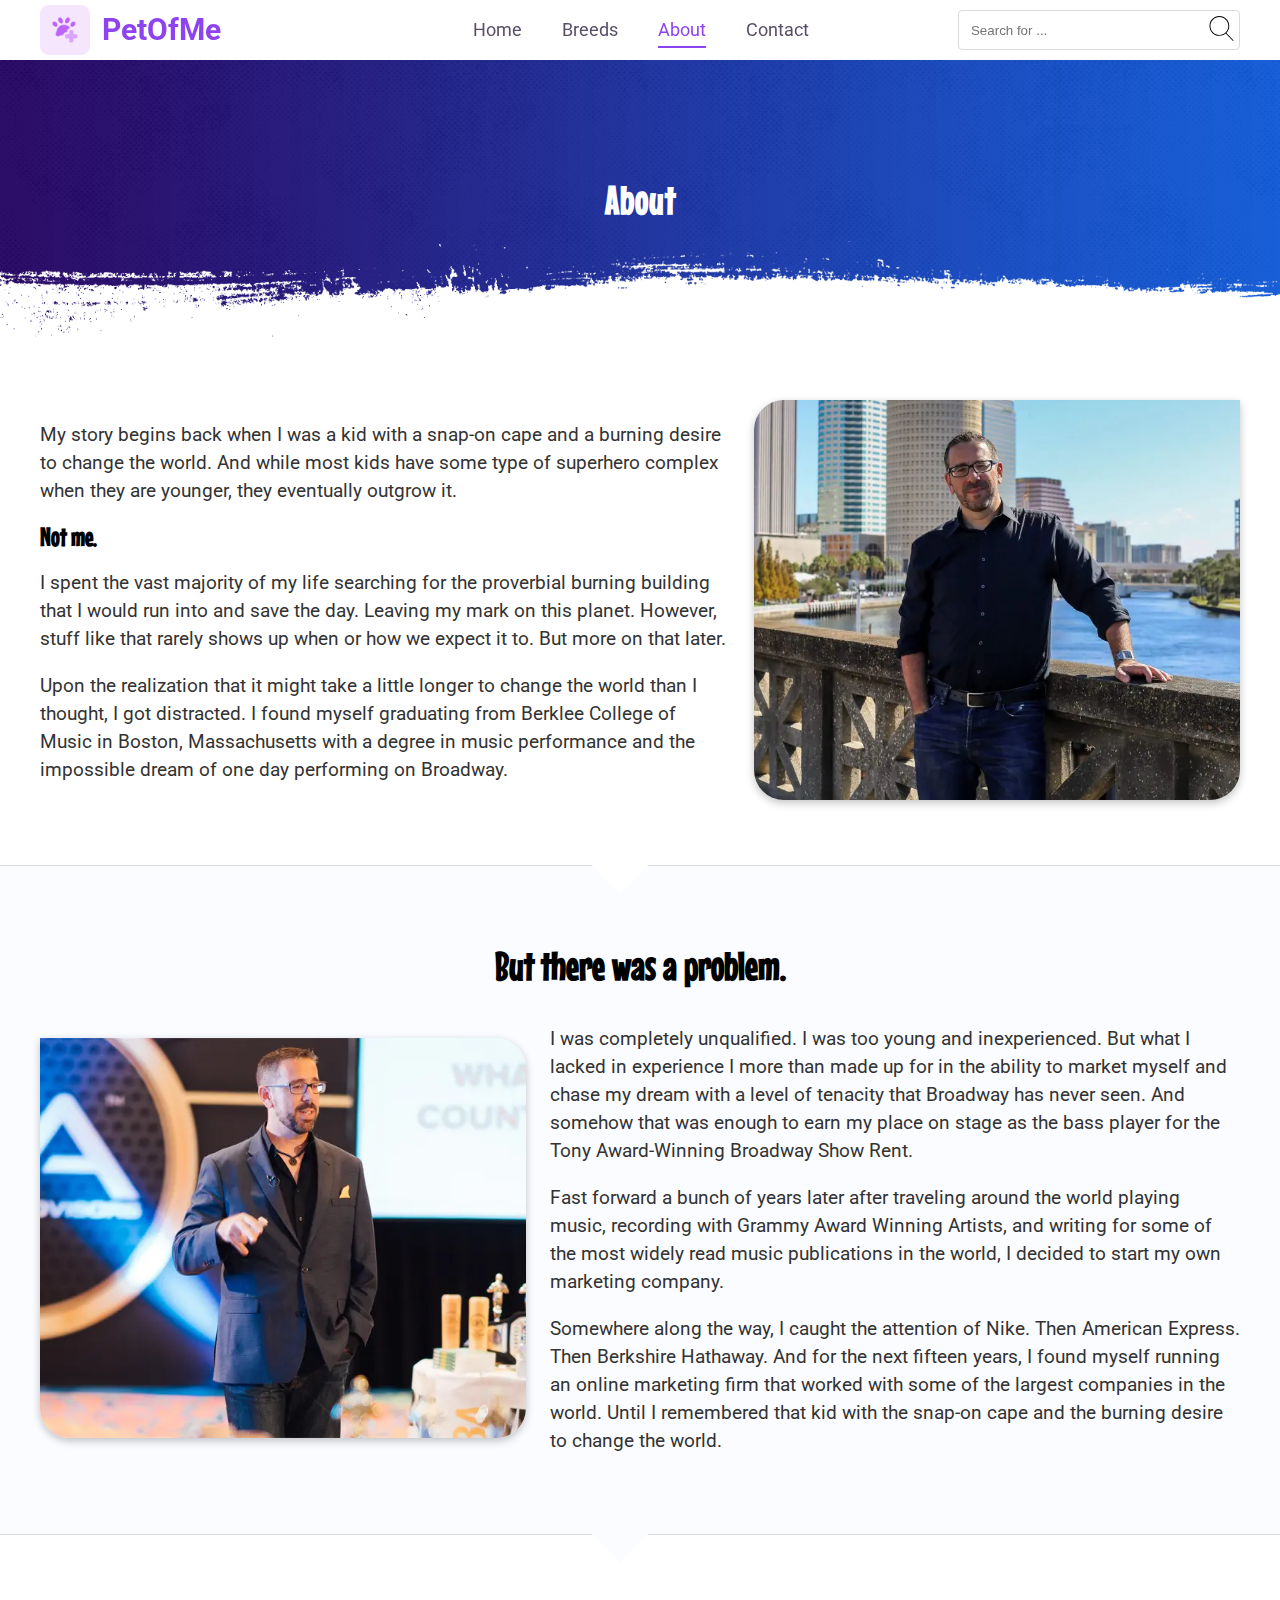
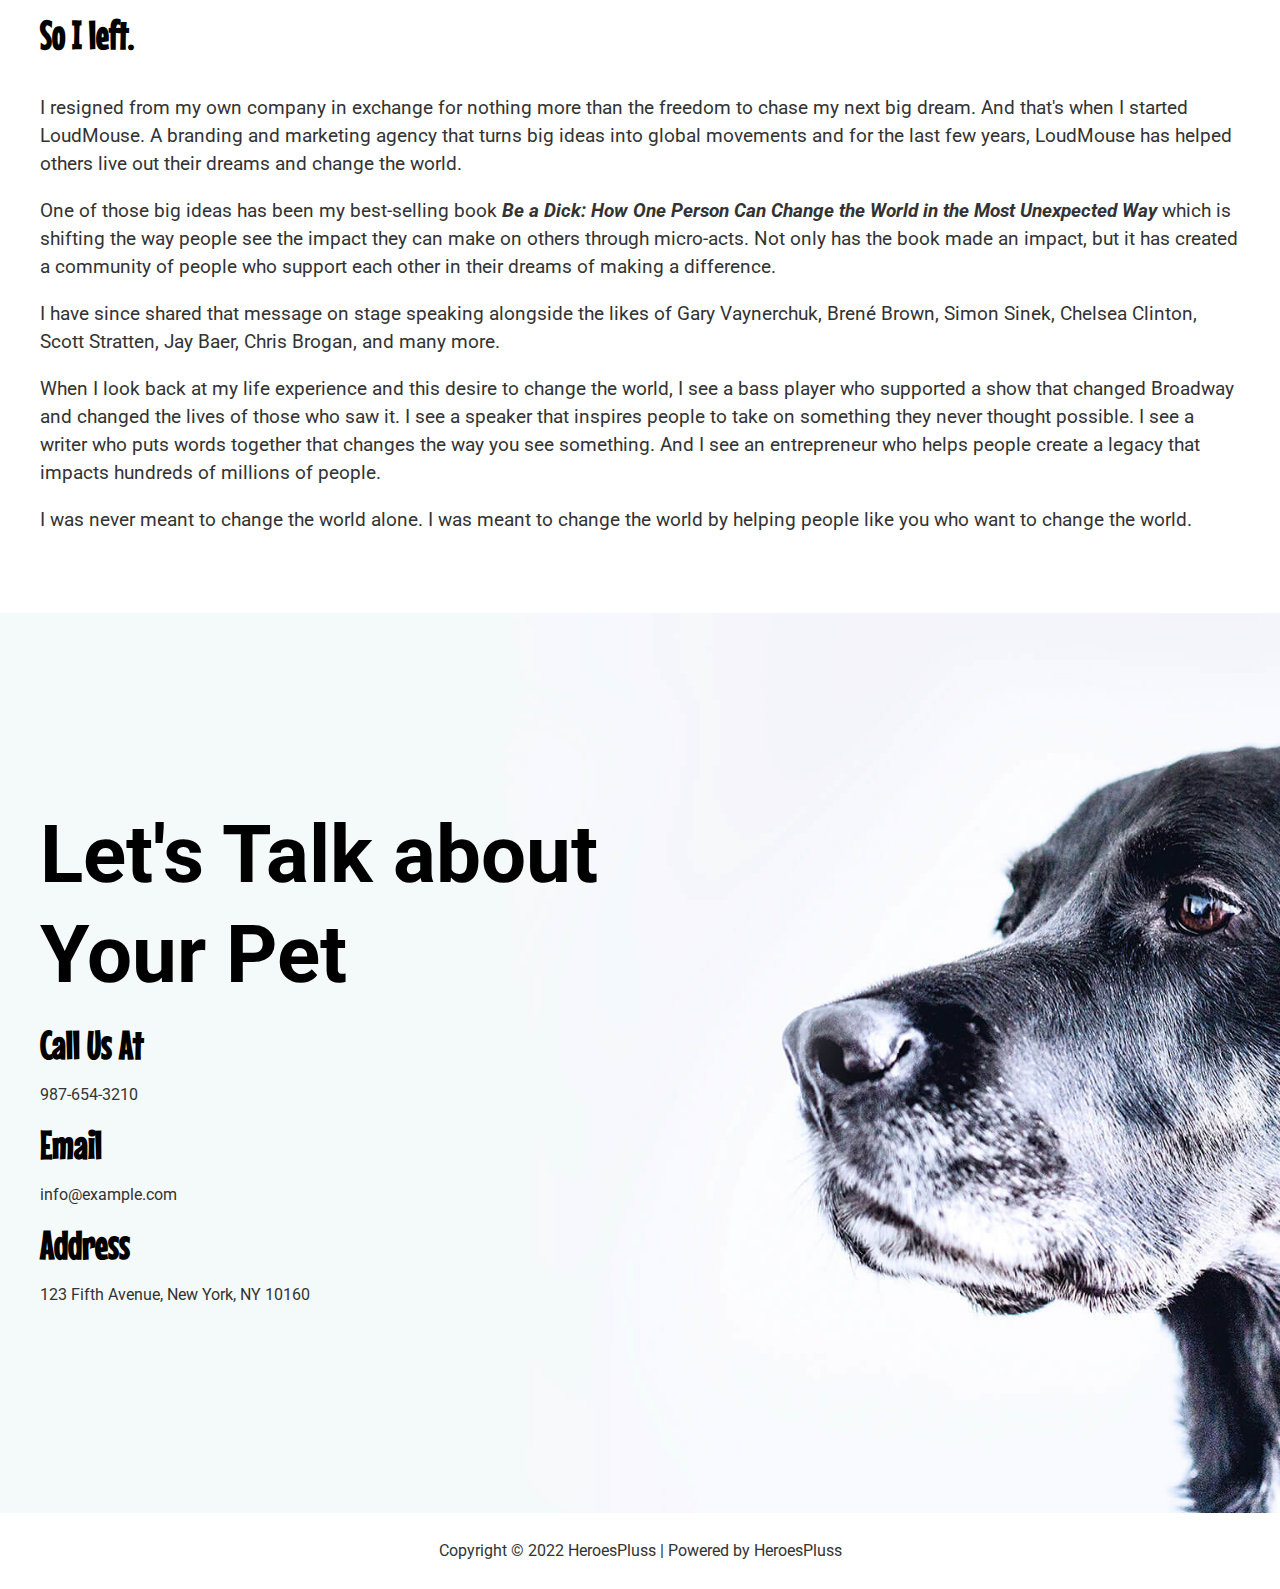
<file: about.html>
<!DOCTYPE html>
<html lang="en">
<head>
    <meta charset="UTF-8">
    <meta http-equiv="X-UA-Compatible" content="IE=edge">
    <meta name="viewport" content="width=device-width, initial-scale=1.0">

    <!-- Font -->
    <link href="https://fonts.googleapis.com/css2?family=Roboto:wght@300;400;500;700&display=swap" rel="stylesheet">
    <link href="https://fonts.googleapis.com/css2?family=Mouse+Memoirs&display=swap" rel="stylesheet">

    <!-- Icon -->
    <link href='https://unpkg.com/boxicons@2.1.2/css/boxicons.min.css' rel='stylesheet'>

    <!-- Swiper's CSS -->
    <link
      rel="stylesheet"
      href="./assets/css/swiper-bundle.min.css"
    />

    <link rel="stylesheet" type="text/css" href="./assets/css/base.css">
    <link rel="stylesheet" type="text/css" href="./assets/css/grid.css">
    <link rel="stylesheet" type="text/css" href="./assets/css/style.css">
    <link rel="stylesheet" type="text/css" href="./assets/css/responsive.css">

    <title>List breeds</title>
</head>
<body>
    <!-- Header -->
    <header class="header background-transparent header__even">
        <div class="grid wide">
            <div class="row">
                <!-- Logo -->
                <div class="col l-4 m-6 c-6 logo">
                    <a href="./" class="logo__link">
                        <img src="./assets/img/pet-care.png" height="50" />
                        <h1>PetOfMe</h1>
                    </a>
                </div>

                <div class="col l-5 m-6 c-6 menu">
                    <nav class="navbar">
                        <div class="navbar__icon menu__even">
                            <svg width="25" version="1.1" id="Capa_1" xmlns="http://www.w3.org/2000/svg" xmlns:xlink="http://www.w3.org/1999/xlink" x="0px" y="0px"
                            viewBox="0 0 384.97 384.97" style="enable-background:new 0 0 384.97 384.97;" xml:space="preserve">
                            <g>
                                <g id="Menu">
                                    <path d="M12.03,84.212h360.909c6.641,0,12.03-5.39,12.03-12.03c0-6.641-5.39-12.03-12.03-12.03H12.03
                                        C5.39,60.152,0,65.541,0,72.182C0,78.823,5.39,84.212,12.03,84.212z"/>
                                    <path d="M372.939,180.455H12.03c-6.641,0-12.03,5.39-12.03,12.03s5.39,12.03,12.03,12.03h360.909c6.641,0,12.03-5.39,12.03-12.03
                                        S379.58,180.455,372.939,180.455z"/>
                                    <path d="M372.939,300.758H12.03c-6.641,0-12.03,5.39-12.03,12.03c0,6.641,5.39,12.03,12.03,12.03h360.909
                                        c6.641,0,12.03-5.39,12.03-12.03C384.97,306.147,379.58,300.758,372.939,300.758z"/>
                                </g>
                            </g>
                            </svg>
                        </div>
                            <!-- Menu -->
                        <ul class="list hide-on-mobile-tablet list__even">
                            <button type="button" class="btn__close hide close-menu__even">
                                <svg xmlns="http://www.w3.org/2000/svg" width="40" height="40" viewBox="0 0 24 24"><g fill="#fff" class="color000 svgShape" data-name="Layer 2"><g class="color000 svgShape" data-name="close"><rect width="24" height="24" class="color000 svgShape" opacity="0" transform="rotate(180 12 12)"/><path d="M13.41 12l4.3-4.29a1 1 0 1 0-1.42-1.42L12 10.59l-4.29-4.3a1 1 0 0 0-1.42 1.42l4.3 4.29-4.3 4.29a1 1 0 0 0 0 1.42 1 1 0 0 0 1.42 0l4.29-4.3 4.29 4.3a1 1 0 0 0 1.42 0 1 1 0 0 0 0-1.42z" class="color000 svgShape"/></g></g></svg>
                            </button>
                            <li class="list__item"><a href="./" class="list__item-link">Home</a></li>
                            <li class="list__item"><a href="./type-breeds.html" class="list__item-link">Breeds</a></li>
                            <li class="list__item"><a href="./about.html" class="list__item-link active">About</a></li>
                            <li class="list__item"><a href="./contact.html" class="list__item-link">Contact</a></li>
                        </ul>
                    </nav>
                </div>

                <!-- Form search -->
                <div class="col l-3 m-12 c-12 form">
                    <form action="#" class="search">
                        <input type="text" placeholder="Search for ..." class="search__value">
                        <button type="submit" class="search__btn">
                            <svg width="25" version="1.1" id="Capa_1" xmlns="http://www.w3.org/2000/svg" xmlns:xlink="http://www.w3.org/1999/xlink"
                            viewBox="0 0 52.966 52.966" style="enable-background:new 0 0 52.966 52.966;" xml:space="preserve">
                                <path d="M51.704,51.273L36.845,35.82c3.79-3.801,6.138-9.041,6.138-14.82c0-11.58-9.42-21-21-21s-21,9.42-21,21s9.42,21,21,21
                                c5.083,0,9.748-1.817,13.384-4.832l14.895,15.491c0.196,0.205,0.458,0.307,0.721,0.307c0.25,0,0.499-0.093,0.693-0.279
                                C52.074,52.304,52.086,51.671,51.704,51.273z M21.983,40c-10.477,0-19-8.523-19-19s8.523-19,19-19s19,8.523,19,19
                                S32.459,40,21.983,40z"/>
                            </svg>
                        </button>
                    </form>
                </div>
            </div>
        </div>
    </header> <!-- End header  -->

    <!-- Main -->
    <main class="main">
        <!-- About -->
        <section class="about-background">
            <h2 class="title title-big letter-1 text-center white-color">About</h2>
        </section>

        <section class="section-padding border-bottom about__personal square">
            <div class="grid wide">
                <div class="row align-center">
                    <div class="col l-7 m-12 c-12 about__first-order">
                        <p class="paragraph-big">
                            My story begins back when I was a kid with a snap-on cape and a burning desire to change the world. And while most kids have some type of superhero complex when they are younger, they eventually outgrow it.
                        </p>
                        <h3 class="title title-small">Not me.</h3>
                        <p class="paragraph-big">
                            I spent the vast majority of my life searching for the proverbial burning building that I would run into and save the day. Leaving my mark on this planet. However, stuff like that rarely shows up when or how we expect it to. But more on that later.
                        </p>
                        <p class="paragraph-big">
                            Upon the realization that it might take a little longer to change the world than I thought, I got distracted. I found myself graduating from Berklee College of Music in Boston, Massachusetts with a degree in music performance and the impossible dream of one day performing on Broadway.
                        </p>
                    </div>
                    <div class="col l-5 m-12 c-12 about__last-order">
                        <img src="./assets/img/personal_1.png" class="width-100 ob-fit-cover box-shadow">
                    </div>
                </div>
            </div>
        </section>

        <section class="section-padding section-background border-bottom about__personal square">
            <div class="grid wide">
                <h3 class="title title-big text-center">But there was a problem.</h3>
                <div class="row align-center">
                    <div class="col l-7 m-12 c-12 about__first-order">
                        <p class="paragraph-big">
                            I was completely unqualified. I was too young and inexperienced. But what I lacked in experience I more than made up for in the ability to market myself and chase my dream with a level of tenacity that Broadway has never seen. And somehow that was enough to earn my place on stage as the bass player for the Tony Award-Winning Broadway Show Rent.
                        </p>
                        <p class="paragraph-big">
                            Fast forward a bunch of years later after traveling around the world playing music, recording with Grammy Award Winning Artists, and writing for some of the most widely read music publications in the world, I decided to start my own marketing company.
                        </p>
                        <p class="paragraph-big">
                            Somewhere along the way, I caught the attention of Nike. Then American Express. Then Berkshire Hathaway. And for the next fifteen years, I found myself running an online marketing firm that worked with some of the largest companies in the world. Until I remembered that kid with the snap-on cape and the burning desire to change the world.
                        </p>
                    </div>
                    <div class="col l-5 m-12 c-12 about__last-order">
                        <img src="./assets/img/personal_2.png" class="width-100 ob-fit-cover box-shadow">
                    </div>
                </div>
            </div>
        </section>

        <section class="section-padding">
            <div class="grid wide">
                <h3 class="title title-big">So I left.</h3>
                <div class="row align-center">
                    <div class="col l-12 m-12 c-12 about__first-order">
                        <p class="paragraph-big">
                            I resigned from my own company in exchange for nothing more than the freedom to chase my next big dream. And that's when I started LoudMouse. A branding and marketing agency that turns big ideas into global movements and for the last few years, LoudMouse has helped others live out their dreams and change the world.
                        </p>
                        <p class="paragraph-big">
                            One of those big ideas has been my best-selling book <b><i>Be a Dick: How One Person Can Change the World in the Most Unexpected Way</i></b> which is shifting the way people see the impact they can make on others through micro-acts. Not only has the book made an impact, but it has created a community of people who support each other in their dreams of making a difference.
                        </p>
                        <p class="paragraph-big">
                            I have since shared that message on stage speaking alongside the likes of Gary Vaynerchuk, Brené Brown, Simon Sinek, Chelsea Clinton, Scott Stratten, Jay Baer, Chris Brogan, and many more.
                        </p>
                        <p class="paragraph-big">
                            When I look back at my life experience and this desire to change the world, I see a bass player who supported a show that changed Broadway and changed the lives of those who saw it. I see a speaker that inspires people to take on something they never thought possible. I see a writer who puts words together that changes the way you see something. And I see an entrepreneur who helps people create a legacy that impacts hundreds of millions of people.
                        </p>
                        <p class="paragraph-big">
                            I was never meant to change the world alone. I was meant to change the world by helping people like you who want to change the world.
                        </p>
                    </div>
                </div>
            </div>
        </section>
    </main> <!-- End main -->

    <!-- Footer -->
    <footer>
        <div class="main-footer">
            <div class="grid wide">
                <div class="row">
                    <div class="col l-6">
                        <div class="information">
                            <h2 class="information__title">Let's Talk about Your Pet</h2>
                            <ul class="information__list">
                                <li class="information__item">
                                    <h4 class="title title-big">Call Us At</h4>
                                    <p class="paragraph">987-654-3210</p>
                                </li>
                                <li class="information__item">
                                    <h4 class="title title-big">Email</h4>
                                    <p class="paragraph">info@example.com</p>
                                </li>
                                <li class="information__item">
                                    <h4 class="title title-big">Address</h4>
                                    <p class="paragraph">123 Fifth Avenue, New York, NY 10160</p>
                                </li>
                            </ul>
                        </div>
                    </div>
                </div>
            </div>
        </div>
        <div class="footer-copyright text-center">Copyright &copy; 2022 HeroesPluss | Powered by HeroesPluss</div>
    </footer><!-- End footer -->

    <button type="button" class="top hide top__even">
        <svg xmlns="http://www.w3.org/2000/svg" width="36" height="36" fill="none" viewBox="0 0 48 48"><rect fill="#fff" fill-opacity=".01" class="colorfff svgShape"/><path stroke="#fff" stroke-linecap="round" stroke-linejoin="round" stroke-width="4" d="M13 30L25 18L37 30" class="colorStroke000 svgStroke"/></svg>
    </button>

    <!-- Swiper JS -->
    <script src="./assets/js/swiper-bundle.min.js" type="application/javascript"></script>

    <!-- Main JS -->
    <script src="./assets/js/main.js" type="application/javascript"></script>

    <script>
        menuOnTabletMobile()
        scrollEven()
        testimonialScreen()
    </script>
</body>
</html>
</file>
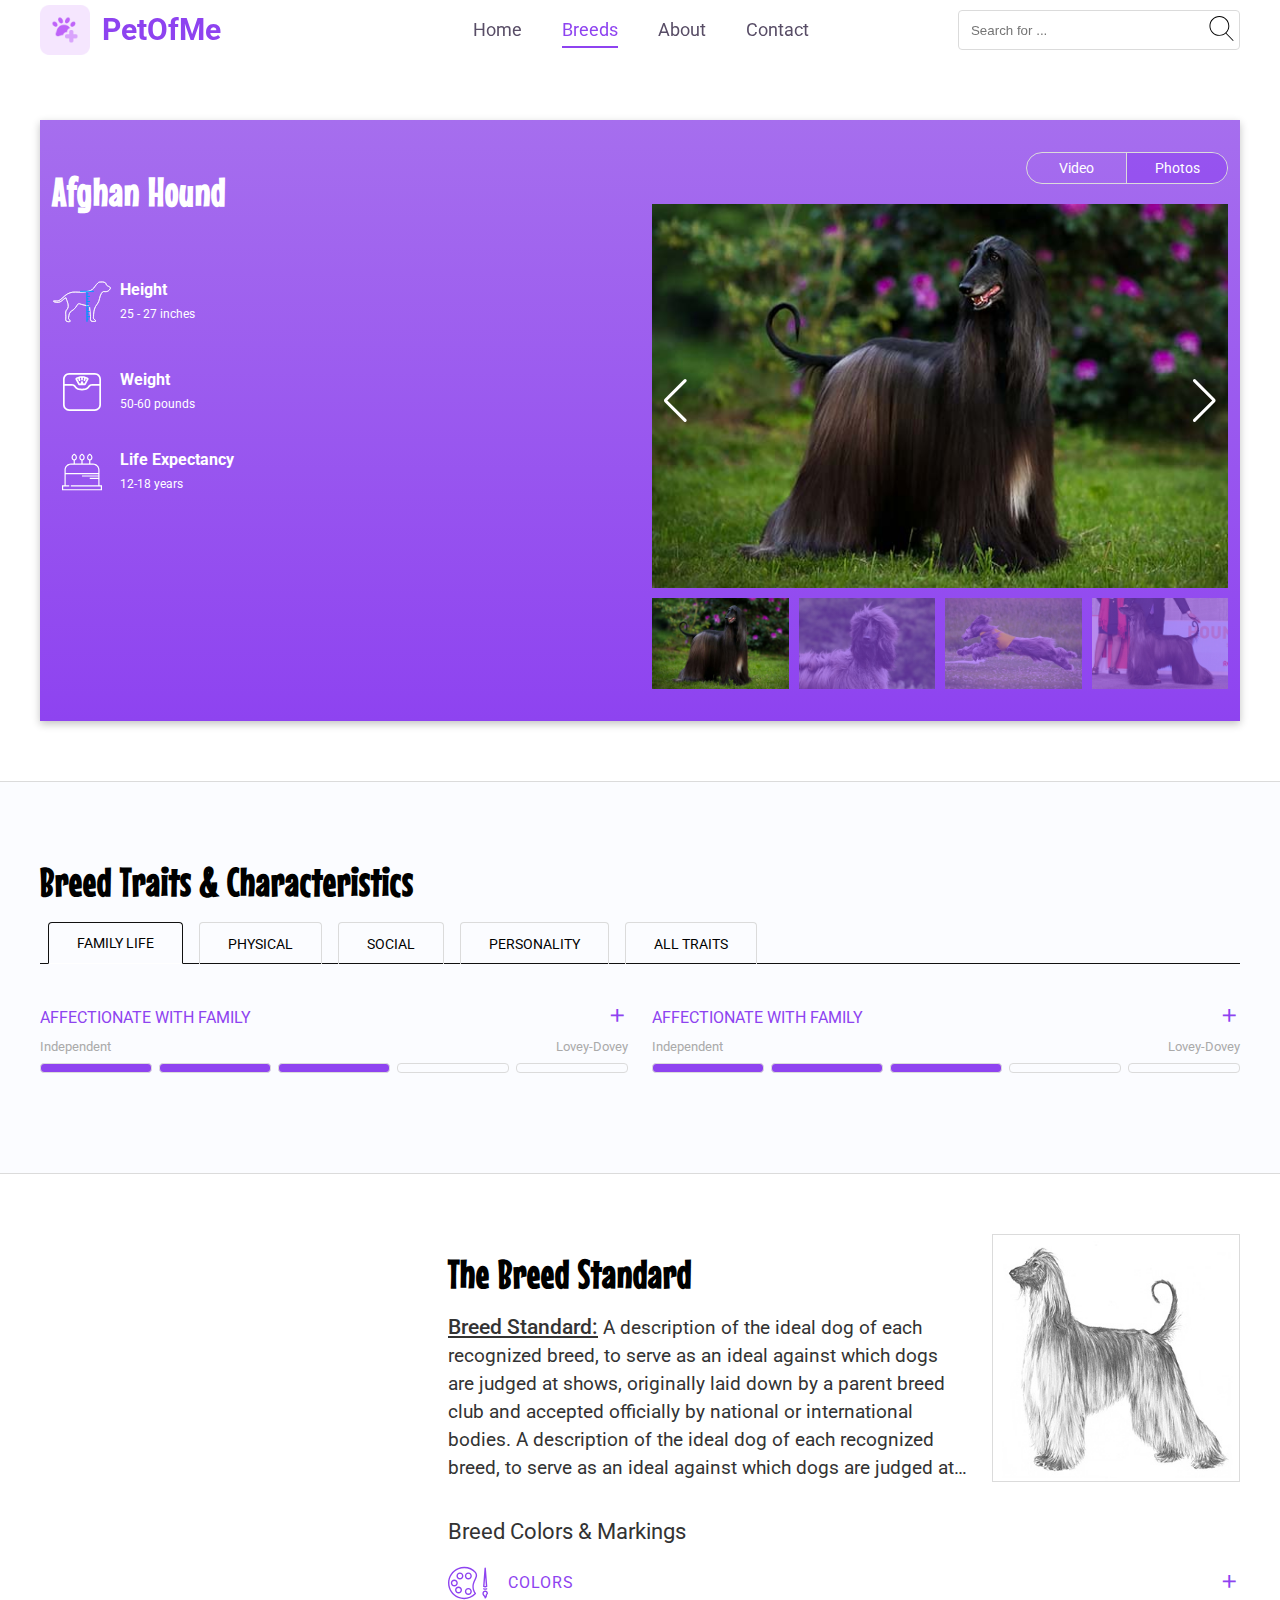
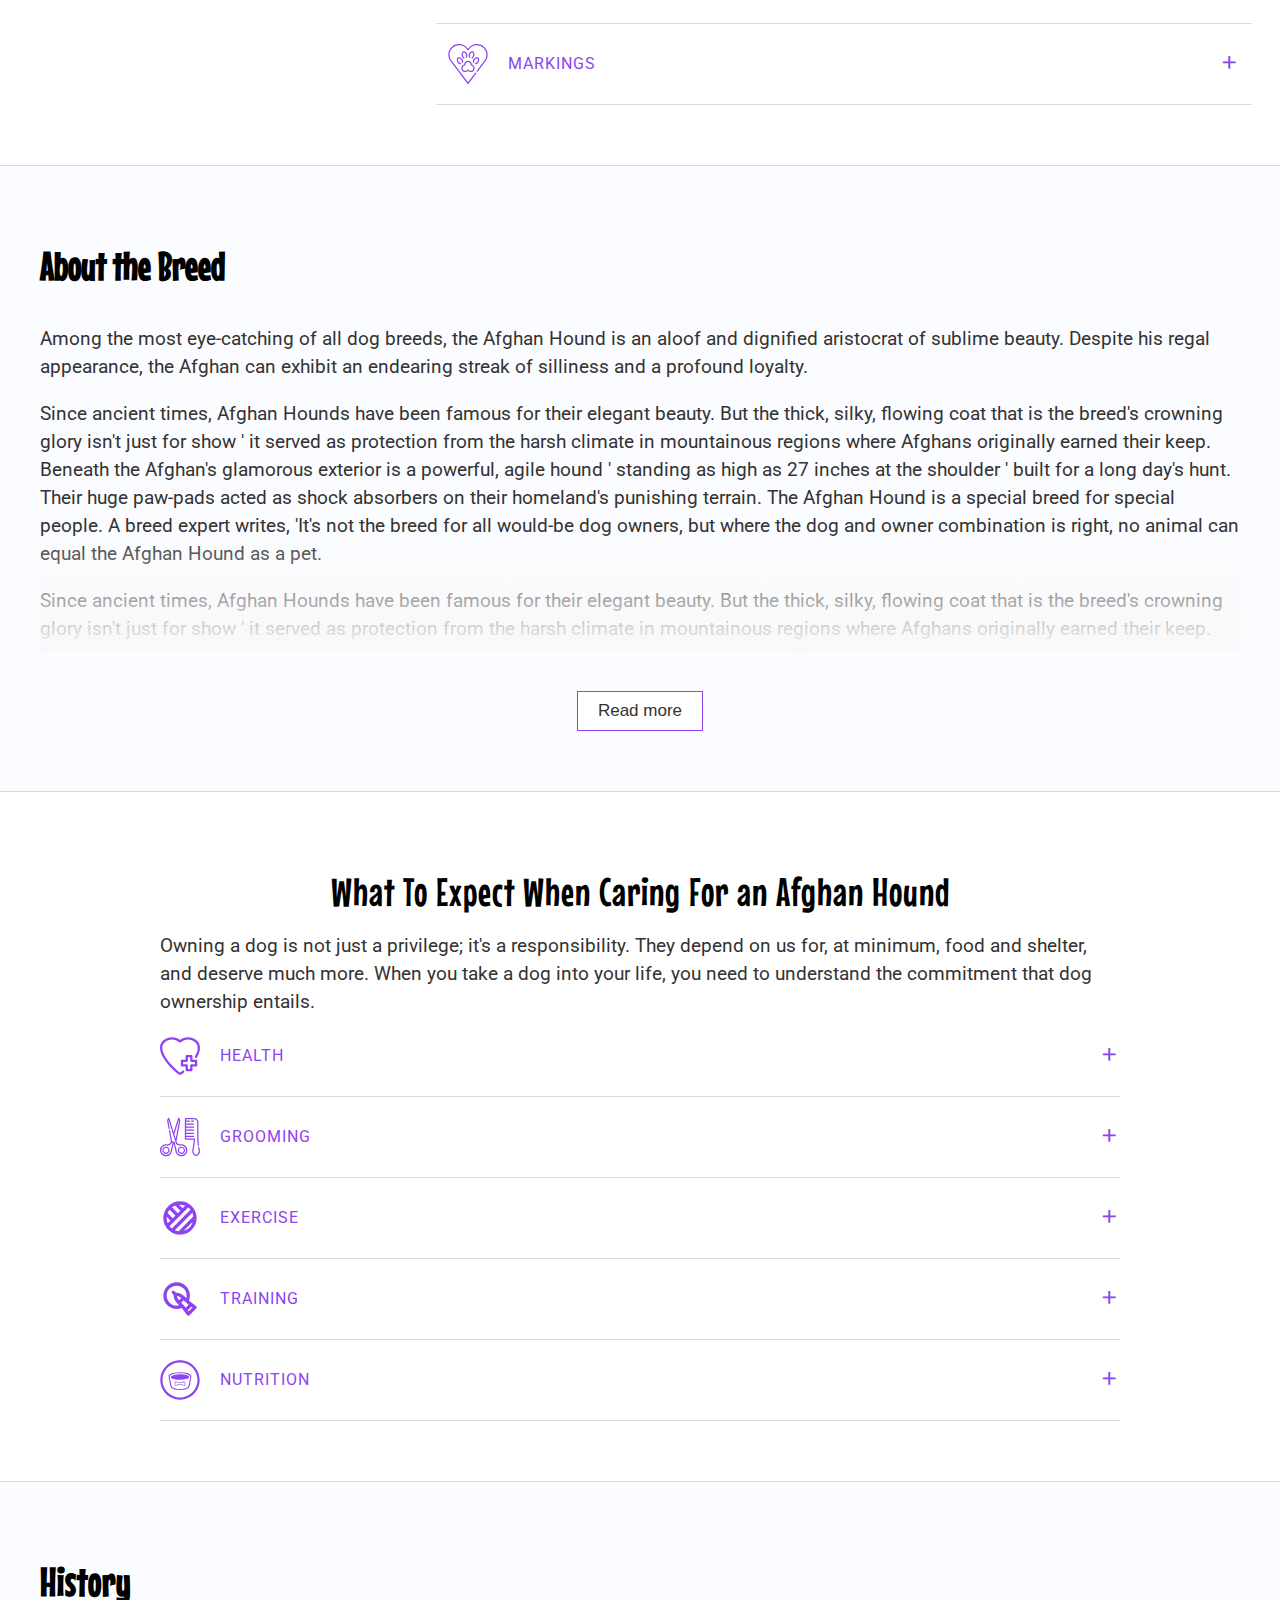
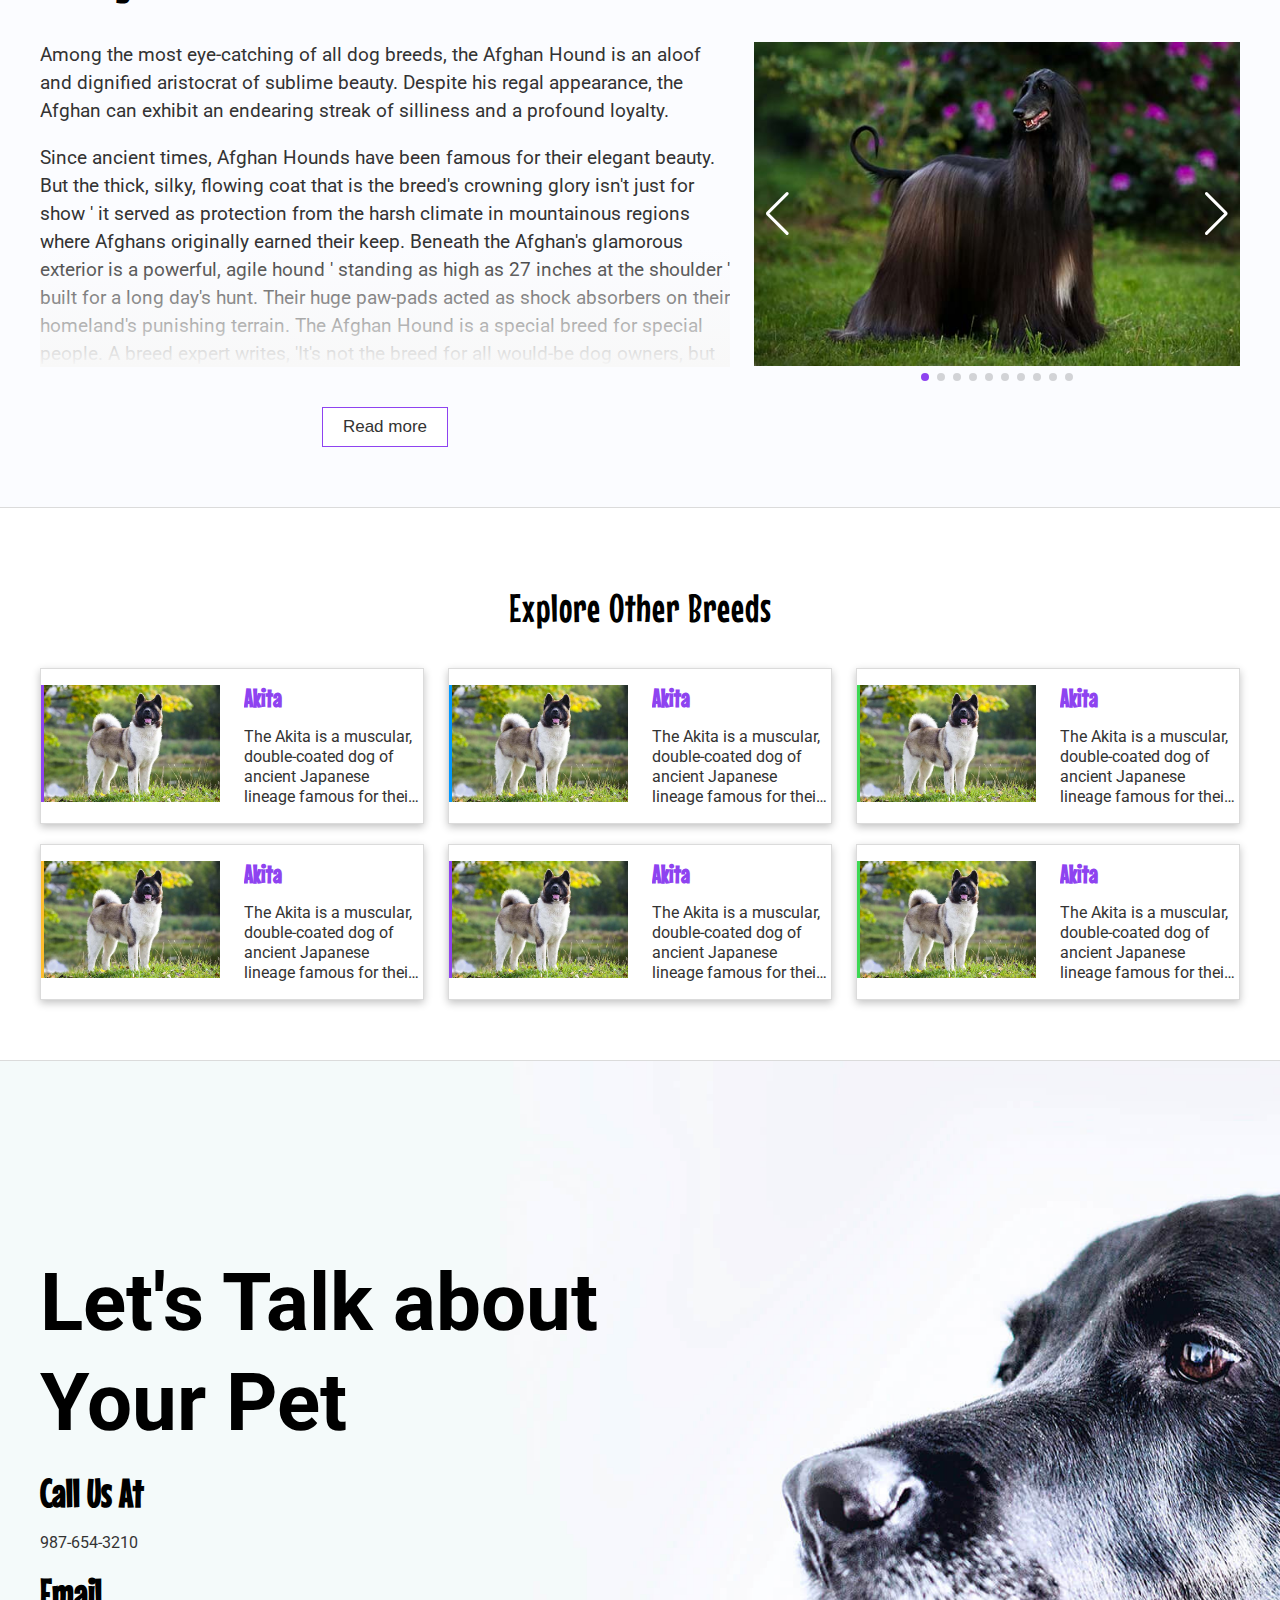
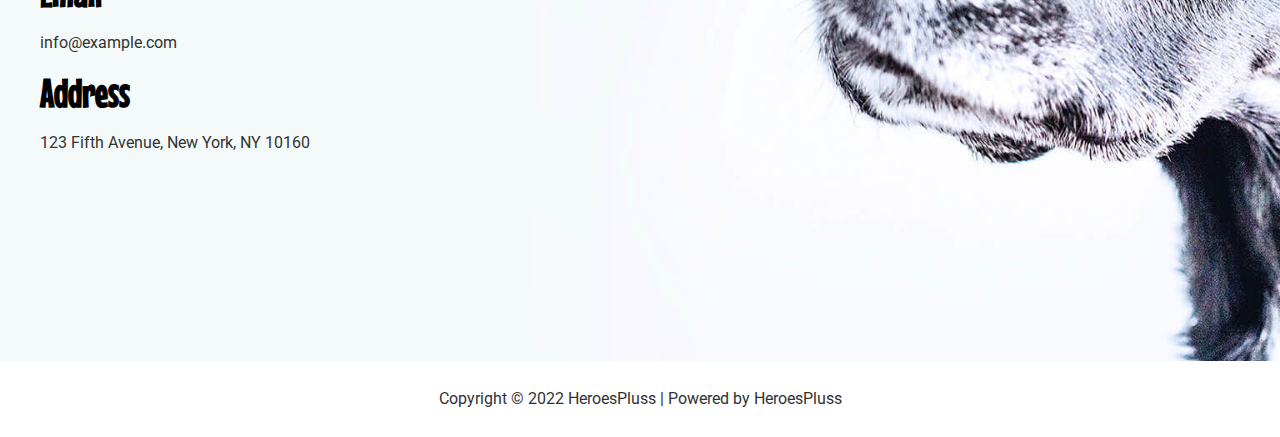
<file: breed-detail.html>
<!DOCTYPE html>
<html lang="en">
<head>
    <meta charset="UTF-8">
    <meta http-equiv="X-UA-Compatible" content="IE=edge">
    <meta name="viewport" content="width=device-width, initial-scale=1.0">

    <!-- Font -->
    <link href="https://fonts.googleapis.com/css2?family=Roboto:wght@300;400;500;700&display=swap" rel="stylesheet">
    <link href="https://fonts.googleapis.com/css2?family=Mouse+Memoirs&display=swap" rel="stylesheet">

    <!-- Icon -->
    <link href='https://unpkg.com/boxicons@2.1.2/css/boxicons.min.css' rel='stylesheet'>

    <!-- Swiper's CSS -->
    <link
      rel="stylesheet"
      href="./assets/css/swiper-bundle.min.css"
    />

    <link rel="stylesheet" type="text/css" href="./assets/css/base.css">
    <link rel="stylesheet" type="text/css" href="./assets/css/grid.css">
    <link rel="stylesheet" type="text/css" href="./assets/css/style.css">
    <link rel="stylesheet" type="text/css" href="./assets/css/responsive.css">

    <title>List breeds</title>
</head>
<body>
    <!-- Header -->
    <header class="header background-transparent header__even">
        <div class="grid wide">
            <div class="row">
                <!-- Logo -->
                <div class="col l-4 m-6 c-6 logo">
                    <a href="./" class="logo__link">
                        <img src="./assets/img/pet-care.png" height="50" />
                        <h1>PetOfMe</h1>
                    </a>
                </div>

                <div class="col l-5 m-6 c-6 menu">
                    <nav class="navbar">
                        <div class="navbar__icon menu__even">
                            <svg width="25" version="1.1" id="Capa_1" xmlns="http://www.w3.org/2000/svg" xmlns:xlink="http://www.w3.org/1999/xlink" x="0px" y="0px"
                            viewBox="0 0 384.97 384.97" style="enable-background:new 0 0 384.97 384.97;" xml:space="preserve">
                            <g>
                                <g id="Menu">
                                    <path d="M12.03,84.212h360.909c6.641,0,12.03-5.39,12.03-12.03c0-6.641-5.39-12.03-12.03-12.03H12.03
                                        C5.39,60.152,0,65.541,0,72.182C0,78.823,5.39,84.212,12.03,84.212z"/>
                                    <path d="M372.939,180.455H12.03c-6.641,0-12.03,5.39-12.03,12.03s5.39,12.03,12.03,12.03h360.909c6.641,0,12.03-5.39,12.03-12.03
                                        S379.58,180.455,372.939,180.455z"/>
                                    <path d="M372.939,300.758H12.03c-6.641,0-12.03,5.39-12.03,12.03c0,6.641,5.39,12.03,12.03,12.03h360.909
                                        c6.641,0,12.03-5.39,12.03-12.03C384.97,306.147,379.58,300.758,372.939,300.758z"/>
                                </g>
                            </g>
                            </svg>
                        </div>
                            <!-- Menu -->
                        <ul class="list hide-on-mobile-tablet list__even">
                            <button type="button" class="btn__close hide close-menu__even">
                                <svg xmlns="http://www.w3.org/2000/svg" width="40" height="40" viewBox="0 0 24 24"><g fill="#fff" class="color000 svgShape" data-name="Layer 2"><g class="color000 svgShape" data-name="close"><rect width="24" height="24" class="color000 svgShape" opacity="0" transform="rotate(180 12 12)"/><path d="M13.41 12l4.3-4.29a1 1 0 1 0-1.42-1.42L12 10.59l-4.29-4.3a1 1 0 0 0-1.42 1.42l4.3 4.29-4.3 4.29a1 1 0 0 0 0 1.42 1 1 0 0 0 1.42 0l4.29-4.3 4.29 4.3a1 1 0 0 0 1.42 0 1 1 0 0 0 0-1.42z" class="color000 svgShape"/></g></g></svg>
                            </button>
                            <li class="list__item"><a href="./" class="list__item-link">Home</a></li>
                            <li class="list__item"><a href="./type-breeds.html" class="list__item-link active">Breeds</a></li>
                            <li class="list__item"><a href="./about.html" class="list__item-link">About</a></li>
                            <li class="list__item"><a href="./contact.html" class="list__item-link">Contact</a></li>
                        </ul>
                    </nav>
                </div>

                <!-- Form search -->
                <div class="col l-3 m-12 c-12 form">
                    <form action="#" class="search">
                        <input type="text" placeholder="Search for ..." class="search__value">
                        <button type="submit" class="search__btn">
                            <svg width="25" version="1.1" id="Capa_1" xmlns="http://www.w3.org/2000/svg" xmlns:xlink="http://www.w3.org/1999/xlink"
                            viewBox="0 0 52.966 52.966" style="enable-background:new 0 0 52.966 52.966;" xml:space="preserve">
                                <path d="M51.704,51.273L36.845,35.82c3.79-3.801,6.138-9.041,6.138-14.82c0-11.58-9.42-21-21-21s-21,9.42-21,21s9.42,21,21,21
                                c5.083,0,9.748-1.817,13.384-4.832l14.895,15.491c0.196,0.205,0.458,0.307,0.721,0.307c0.25,0,0.499-0.093,0.693-0.279
                                C52.074,52.304,52.086,51.671,51.704,51.273z M21.983,40c-10.477,0-19-8.523-19-19s8.523-19,19-19s19,8.523,19,19
                                S32.459,40,21.983,40z"/>
                            </svg>
                        </button>
                    </form>
                </div>
            </div>
        </div>
    </header> <!-- End header  -->

    <!-- Main -->
    <main class="main">
        <!-- Breed Information -->
        <section class="section-padding border-bottom">
            <div class="grid wide">
                <div class="breed-info box-shadow">
                    <div class="row">
                        <div class="col l-6 m-12 c-12 flex-column row-gap-2x mt-2x mb-2x" style="display: flex;">
                            <h2 class="title title-big white-color letter-1">Afghan Hound</h2>
                            <div class="flex align-center mt-2x breed-info__details">
                                <svg width="60" height="60" class="icon icon-breed-height" viewBox="0 0 79 54"><g fill="none" fill-rule="evenodd"><path stroke="#fffdfd" d="M54.9 52.627c-3.466.296-4.661-1.02-4.247-4.322.183-1.46.023-2.973-.118-4.45-.306-3.235-.751-6.459-1.028-9.695-.094-1.105-.523-1.484-1.654-1.73-3-.65-5.952-1.497-9.039-2.296-3.087-.798-2.359-1.124-3.843-.737-1.484.388-1.474 1.004-2.233 2.324-1.658 2.885-3.918 5.374-6.896 7.065-3.446 1.956-3.36 5.301-4.03 8.365-.283 1.298-.21 2.505 1.336 3.321.506.267.528 1.364.772 2.082-.6.156-1.214.487-1.797.442-3.901-.302-4.345-.958-3.959-4.807.163-1.622.029-3.28-.089-4.915-.163-2.268-.287-4.408 1.54-6.319 2.305-2.412 1.949-5.425 1.229-8.274-.615-2.429-1.66-4.76-2.591-7.348-.764.507-1.762 1.098-2.67 1.794-.898.689-1.695 1.497-2.557 2.23-2.906 2.472-6.257 2.545-9.766 1.567-.466-.13-.842-.55-1.26-.835l.137-.465c1.176 0 2.359-.076 3.527.016 2.44.19 4.398-.708 6.123-2.244 1.804-1.607 3.598-3.225 5.439-4.793 3.98-3.39 8.539-4.964 13.989-4.682 5.64.294 11.304.345 16.868-1.169 3.875-1.055 6.707-3.017 8.594-6.465 1.05-1.92 2.641-2.895 4.06-4.618.33-.4.938-.81 1.437-.833 2.902-.132 6.042-.836 8.24 1.077.234.203.59.43.592.648.024 2.907 2.862 3.227 4.584 4.563.361.28.868.425 1.151.754.21.243.334.756.209 1.028-1.821 3.911-4.163 5.034-8.734 4.347-.488-.074-1.21.111-1.543.437-2.522 2.466-3.38 5.732-4.13 8.902-.649 2.746-1.488 5.367-3.31 7.521-3.25 3.844-4.055 8.361-4.478 13.032-.09.995.06 2.015-.085 2.998-.266 1.785-.282 3.363 1.765 4.318.435.204 1.028.868 1.028 1.702s-1.842.402-2.562.464z" class="colorStrokeBABABA svgStroke" mask="url(#mask-2)"/><path stroke="#09F" d="M50 19.667h-4" class="colorStroke09F svgStroke" mask="url(#mask-2)" transform="matrix(-1 0 0 1 96 0)"/><path stroke="#09F" d="M48 22.94h-2" class="colorStroke09F svgStroke" mask="url(#mask-2)" transform="matrix(-1 0 0 1 94 0)"/><path stroke="#09F" d="M55 13H37" class="colorStroke09F svgStroke" mask="url(#mask-2)" transform="matrix(-1 0 0 1 92 0)"/><path stroke="#09F" d="M48 16.273h-2" class="colorStroke09F svgStroke" mask="url(#mask-2)" transform="matrix(-1 0 0 1 94 0)"/><path stroke="#09F" d="M50 26.333h-4" class="colorStroke09F svgStroke" mask="url(#mask-2)" transform="matrix(-1 0 0 1 96 0)"/><path stroke="#09F" d="M48 29.607h-2" class="colorStroke09F svgStroke" mask="url(#mask-2)" transform="matrix(-1 0 0 1 94 0)"/><path stroke="#09F" d="M50 33h-4" class="colorStroke09F svgStroke" mask="url(#mask-2)" transform="matrix(-1 0 0 1 96 0)"/><path stroke="#09F" d="M48 36.273h-2" class="colorStroke09F svgStroke" mask="url(#mask-2)" transform="matrix(-1 0 0 1 94 0)"/><path stroke="#09F" d="M50 39.667h-4" class="colorStroke09F svgStroke" mask="url(#mask-2)" transform="matrix(-1 0 0 1 96 0)"/><path stroke="#09F" d="M48 42.94h-2" class="colorStroke09F svgStroke" mask="url(#mask-2)" transform="matrix(-1 0 0 1 94 0)"/><path stroke="#09F" d="M50 46.333h-4" class="colorStroke09F svgStroke" mask="url(#mask-2)" transform="matrix(-1 0 0 1 96 0)"/><path stroke="#09F" d="M48 49.607h-2" class="colorStroke09F svgStroke" mask="url(#mask-2)" transform="matrix(-1 0 0 1 94 0)"/><path stroke="#09F" d="M46.137 13.365L45.922 53" class="colorStroke09F svgStroke" mask="url(#mask-2)" transform="matrix(-1 0 0 1 92 0)"/></g><g fill="none" fill-rule="evenodd"><path stroke="#fffdfd" d="M54.9 52.627c-3.466.296-4.661-1.02-4.247-4.322.183-1.46.023-2.973-.118-4.45-.306-3.235-.751-6.459-1.028-9.695-.094-1.105-.523-1.484-1.654-1.73-3-.65-5.952-1.497-9.039-2.296-3.087-.798-2.359-1.124-3.843-.737-1.484.388-1.474 1.004-2.233 2.324-1.658 2.885-3.918 5.374-6.896 7.065-3.446 1.956-3.36 5.301-4.03 8.365-.283 1.298-.21 2.505 1.336 3.321.506.267.528 1.364.772 2.082-.6.156-1.214.487-1.797.442-3.901-.302-4.345-.958-3.959-4.807.163-1.622.029-3.28-.089-4.915-.163-2.268-.287-4.408 1.54-6.319 2.305-2.412 1.949-5.425 1.229-8.274-.615-2.429-1.66-4.76-2.591-7.348-.764.507-1.762 1.098-2.67 1.794-.898.689-1.695 1.497-2.557 2.23-2.906 2.472-6.257 2.545-9.766 1.567-.466-.13-.842-.55-1.26-.835l.137-.465c1.176 0 2.359-.076 3.527.016 2.44.19 4.398-.708 6.123-2.244 1.804-1.607 3.598-3.225 5.439-4.793 3.98-3.39 8.539-4.964 13.989-4.682 5.64.294 11.304.345 16.868-1.169 3.875-1.055 6.707-3.017 8.594-6.465 1.05-1.92 2.641-2.895 4.06-4.618.33-.4.938-.81 1.437-.833 2.902-.132 6.042-.836 8.24 1.077.234.203.59.43.592.648.024 2.907 2.862 3.227 4.584 4.563.361.28.868.425 1.151.754.21.243.334.756.209 1.028-1.821 3.911-4.163 5.034-8.734 4.347-.488-.074-1.21.111-1.543.437-2.522 2.466-3.38 5.732-4.13 8.902-.649 2.746-1.488 5.367-3.31 7.521-3.25 3.844-4.055 8.361-4.478 13.032-.09.995.06 2.015-.085 2.998-.266 1.785-.282 3.363 1.765 4.318.435.204 1.028.868 1.028 1.702s-1.842.402-2.562.464z" class="colorStrokeBABABA svgStroke" mask="url(#mask-2)"/><path stroke="#09F" d="M50 19.667h-4" class="colorStroke09F svgStroke" mask="url(#mask-2)" transform="matrix(-1 0 0 1 96 0)"/><path stroke="#09F" d="M48 22.94h-2" class="colorStroke09F svgStroke" mask="url(#mask-2)" transform="matrix(-1 0 0 1 94 0)"/><path stroke="#09F" d="M55 13H37" class="colorStroke09F svgStroke" mask="url(#mask-2)" transform="matrix(-1 0 0 1 92 0)"/><path stroke="#09F" d="M48 16.273h-2" class="colorStroke09F svgStroke" mask="url(#mask-2)" transform="matrix(-1 0 0 1 94 0)"/><path stroke="#09F" d="M50 26.333h-4" class="colorStroke09F svgStroke" mask="url(#mask-2)" transform="matrix(-1 0 0 1 96 0)"/><path stroke="#09F" d="M48 29.607h-2" class="colorStroke09F svgStroke" mask="url(#mask-2)" transform="matrix(-1 0 0 1 94 0)"/><path stroke="#09F" d="M50 33h-4" class="colorStroke09F svgStroke" mask="url(#mask-2)" transform="matrix(-1 0 0 1 96 0)"/><path stroke="#09F" d="M48 36.273h-2" class="colorStroke09F svgStroke" mask="url(#mask-2)" transform="matrix(-1 0 0 1 94 0)"/><path stroke="#09F" d="M50 39.667h-4" class="colorStroke09F svgStroke" mask="url(#mask-2)" transform="matrix(-1 0 0 1 96 0)"/><path stroke="#09F" d="M48 42.94h-2" class="colorStroke09F svgStroke" mask="url(#mask-2)" transform="matrix(-1 0 0 1 94 0)"/><path stroke="#09F" d="M50 46.333h-4" class="colorStroke09F svgStroke" mask="url(#mask-2)" transform="matrix(-1 0 0 1 96 0)"/><path stroke="#09F" d="M48 49.607h-2" class="colorStroke09F svgStroke" mask="url(#mask-2)" transform="matrix(-1 0 0 1 94 0)"/><path stroke="#09F" d="M46.137 13.365L45.922 53" class="colorStroke09F svgStroke" mask="url(#mask-2)" transform="matrix(-1 0 0 1 92 0)"/></g></svg>
                                <div>
                                    <h4>Height</h4>
                                    <p>25 - 27 inches</p>
                                </div>
                            </div>
                            <div class="flex align-center mt-2x breed-info__details">
                                <svg xmlns="http://www.w3.org/2000/svg" width="60" height="38" enable-background="new 0 0 315 315" viewBox="0 0 315 315"><path fill="#fff" d="M264.007,0H50.993C22.875,0,0,22.875,0,50.993v213.014C0,292.125,22.875,315,50.993,315h213.014   C292.125,315,315,292.125,315,264.007V50.993C315,22.875,292.125,0,264.007,0z M50.993,14h213.014   C284.405,14,301,30.595,301,50.993V91.83h-56.773c-24.047,0-30.855,10.063-36.862,18.94c-6.428,9.499-13.074,19.322-49.866,19.322   c-36.791,0-43.438-9.822-49.865-19.322c-6.007-8.878-12.815-18.94-36.863-18.94H14V50.993C14,30.595,30.595,14,50.993,14z    M264.007,301H50.993C30.595,301,14,284.405,14,264.007V105.83h56.77c16.617,0,20.059,5.087,25.269,12.786   c7.68,11.351,17.238,25.477,61.46,25.477c44.223,0,53.781-14.126,61.461-25.477c5.21-7.699,8.651-12.786,25.267-12.786H301v158.177   C301,284.405,284.405,301,264.007,301z" class="color000 svgShape"/><path fill="#fff" d="m127.082,97.148c1.212,2.296 3.595,3.733 6.191,3.733h17.336c0.008,0 0.016,0.002 0.023,0.002 0.009,0 0.017-0.002 0.025-0.002h31.068c2.597,0 4.98-1.438 6.191-3.733l24.226-45.915c1.418-2.689 0.939-5.986-1.187-8.16-0.68-0.697-17.107-17.073-53.455-17.073s-52.775,16.376-53.457,17.073c-2.126,2.174-2.605,5.471-1.187,8.16l24.226,45.915zm-.816-51.557l4.2,15.653c0.839,3.126 3.667,5.188 6.757,5.188 0.6,0 1.211-0.078 1.818-0.241 3.733-1.002 5.948-4.841 4.946-8.575l-4.29-15.987c3.262-0.632 6.855-1.117 10.803-1.387v15.758c0,3.866 3.134,7 7,7 3.866,0 7-3.134 7-7v-15.759c3.947,0.27 7.542,0.755 10.803,1.386l-4.29,15.988c-1.002,3.734 1.213,7.573 4.946,8.575 0.608,0.163 1.218,0.241 1.818,0.241 3.09,0 5.918-2.062 6.757-5.188l4.201-15.656c3.566,1.476 6.324,3.01 8.294,4.289l-19.524,37.005h-7.502l-5.996-15.114c-1.076-2.715-3.678-4.477-6.646-4.418-2.92,0.059-5.496,1.923-6.465,4.678l-5.223,14.854h-8.179l-19.522-37c1.976-1.282 4.733-2.817 8.294-4.29z" class="color000 svgShape"/></svg>
                                <div>
                                    <h4>Weight</h4>
                                    <p>50-60 pounds</p>
                                </div>
                            </div>
                            <div class="flex align-center mt-2x breed-info__details">
                                <svg xmlns="http://www.w3.org/2000/svg" width="60" height="40" enable-background="new 0 0 512 512" viewBox="0 0 512 512"><path fill="#fff" d="M479.912,426.193V284.714V269.51v-39.75c0-45.642-37.132-82.774-82.774-82.774h-34.33v-39.619c15.49-3.889,27.102-19.391,27.102-37.879c0-31.528-30.141-46.307-31.425-46.921l-3.28-1.568l-3.28,1.568c-1.283,0.613-31.425,15.392-31.425,46.921c0,18.489,11.612,33.99,27.103,37.879v39.619h-84.001v-39.619c15.49-3.889,27.102-19.391,27.102-37.879c0-31.528-30.14-46.307-31.425-46.921L256,20.998l-3.28,1.568c-1.283,0.613-31.425,15.392-31.425,46.921c0,18.489,11.612,33.99,27.103,37.879v39.619h-84.002v-39.619c15.49-3.889,27.102-19.391,27.102-37.879c0-31.528-30.141-46.307-31.425-46.921l-3.28-1.568l-3.28,1.568c-1.283,0.613-31.425,15.392-31.425,46.921c0,18.489,11.612,33.99,27.103,37.879v39.619h-34.33c-45.642,0-82.774,37.132-82.774,82.774v39.75v15.204v141.479H0v64.809h512v-64.809H479.912z M335.706,69.488c0-16.957,13.174-27.327,19.498-31.327c6.338,4.01,19.501,14.377,19.501,31.327c0,13.027-8.748,23.626-19.5,23.626C344.454,93.112,335.706,82.515,335.706,69.488z M236.5,69.488c0-16.958,13.176-27.328,19.499-31.327c6.338,4.01,19.501,14.377,19.501,31.327c0,13.027-8.748,23.626-19.499,23.626C245.248,93.112,236.5,82.515,236.5,69.488zM137.294,69.488c0-16.957,13.175-27.327,19.498-31.327c6.338,4.01,19.501,14.377,19.501,31.327c0,13.027-8.748,23.626-19.5,23.626C146.042,93.112,137.294,82.515,137.294,69.488z M114.863,162.19h282.274c37.258,0,67.57,30.312,67.57,67.57v39.75H47.293v-39.75h0C47.293,192.502,77.605,162.19,114.863,162.19z M496.797,475.797L496.797,475.797H15.204v-34.4h16.884h60.718v-15.205H47.293V284.714h417.414v15.208H256v15.205h208.707v15.208H355.206v15.204h109.501v80.655H113.081v15.205h366.832h16.884V475.797z" class="color000 svgShape"/></svg>
                                <div>
                                    <h4>Life Expectancy</h4>
                                    <p>12-18 years</p>
                                </div>
                            </div>
                        </div>
                        <div class="col l-6 m-12 c-12 mt-2x mb-2x">
                            <div class="flex justify-right">
                                <ul class="breed-info__photos flex">
                                    <li class="white-color flex align-center justify-center">Video</li>
                                    <li class="white-color flex align-center justify-center active">Photos</li>
                                </ul>
                            </div>
                            <div class="mt-2x">
                                <!-- <video class="hide" tabindex="-1" disableremoteplayback webkit-playsinline playsinline style="object-fit: fill;" src="blob:https://www.akc.org/d5f0e62b-4889-4188-81bf-11d657253db9"></video> -->

                                <div style="--swiper-navigation-color: #fff; --swiper-pagination-color: #fff" class="swiper breed-info-swiper2__even pb-1x">
                                    <div class="swiper-wrapper">
                                        <div class="swiper-slide box-6">
                                            <img src="./assets/img/Breed/Afghan Hound/1.png" />
                                        </div>
                                        <div class="swiper-slide box-6">
                                            <img src="./assets/img/Breed/Afghan Hound/2.png" />
                                        </div>
                                        <div class="swiper-slide box-6">
                                            <img src="./assets/img/Breed/Afghan Hound/3.png" />
                                        </div>
                                        <div class="swiper-slide box-6">
                                            <img src="./assets/img/Breed/Afghan Hound/4.png" />
                                        </div>
                                        <div class="swiper-slide box-6">
                                            <img src="./assets/img/Breed/Afghan Hound/5.png" />
                                        </div>
                                        <div class="swiper-slide box-6">
                                            <img src="./assets/img/Breed/Afghan Hound/6.png" />
                                        </div>
                                        <div class="swiper-slide box-6">
                                            <img src="./assets/img/Breed/Afghan Hound/7.png" />
                                        </div>
                                        <div class="swiper-slide box-6">
                                            <img src="./assets/img/Breed/Afghan Hound/8.png" />
                                        </div>
                                        <div class="swiper-slide box-6">
                                            <img src="./assets/img/Breed/Afghan Hound/9.png" />
                                        </div>
                                        <div class="swiper-slide box-6">
                                            <img src="./assets/img/Breed/Afghan Hound/10.png" />
                                        </div>
                                    </div>
                                    <div class="swiper-button-next"></div>
                                    <div class="swiper-button-prev"></div>
                                </div>
                                <div class="swiper breed-info__swiper-img breed-info-swiper__even">
                                    <div class="swiper-wrapper">
                                        <div class="swiper-slide box-6">
                                            <img src="./assets/img/Breed/Afghan Hound/1.png" />
                                        </div>
                                        <div class="swiper-slide box-6">
                                            <img src="./assets/img/Breed/Afghan Hound/2.png" />
                                        </div>
                                        <div class="swiper-slide box-6">
                                            <img src="./assets/img/Breed/Afghan Hound/3.png" />
                                        </div>
                                        <div class="swiper-slide box-6">
                                            <img src="./assets/img/Breed/Afghan Hound/4.png" />
                                        </div>
                                        <div class="swiper-slide box-6">
                                            <img src="./assets/img/Breed/Afghan Hound/5.png" />
                                        </div>
                                        <div class="swiper-slide box-6">
                                            <img src="./assets/img/Breed/Afghan Hound/6.png" />
                                        </div>
                                        <div class="swiper-slide box-6">
                                            <img src="./assets/img/Breed/Afghan Hound/7.png" />
                                        </div>
                                        <div class="swiper-slide box-6">
                                            <img src="./assets/img/Breed/Afghan Hound/8.png" />
                                        </div>
                                        <div class="swiper-slide box-6">
                                            <img src="./assets/img/Breed/Afghan Hound/9.png" />
                                        </div>
                                        <div class="swiper-slide box-6">
                                            <img src="./assets/img/Breed/Afghan Hound/10.png" />
                                        </div>
                                    </div>
                                </div>
                            </div>
                        </div>
                    </div>
                </div>
            </div>
        </section>

        <!-- Breed Traits -->
        <section class="section-background section-padding border-bottom">
            <div class="grid wide">
                <h2 class="title title-big letter-1">Breed Traits & Characteristics</h2>
                <nav class="breed-traits__nav">
                    <ul class="flex breed-traits__list standard__tablet-mobile">
                        <li id="trait-family" class="breed-traits-nav__even active">FAMILY LIFE</li>
                        <li id="trait-phusical" class="flex justify-center align-center text-center breed-traits-nav__even">PHYSICAL</li>
                        <li id="trait-social" class="flex justify-center align-center text-center breed-traits-nav__even">SOCIAL</li>
                        <li id="trait-personality" class="flex justify-center align-center text-center breed-traits-nav__even">PERSONALITY</li>
                        <li id="trait-all" class="flex justify-center align-center text-center breed-traits-nav__even">ALL TRAITS</li>
                    </ul>
                </nav>
                <div class="row mt-4x">
                    <div class="col l-6 m-6 c-12 mb-4x trait-all trait-family">
                        <div class="row justify-between align-center standard__tablet-mobile breed-traits-show__even cursor-pointer">
                            <div class="col l-10">
                                <h3  class="breed-traits__title primary-color">AFFECTIONATE WITH FAMILY</h3>
                            </div>
                            <div style="display: flex;" class="col l-2 align-center justify-right">
                                <button class="breed-traits__show">
                                    <i class="bx bx-plus icon-plus__even primary-color"></i>
                                    <i class="bx bx-minus icon-minus__even hide primary-color"></i>
                                </button>
                            </div>
                        </div>

                        <div class="row">
                            <div style="display: flex;" class="col l-12 width-100 justify-between">
                                <h5 class="breed-traits__label">Independent</h5>
                                <h5 class="breed-traits__label">Lovey-Dovey</h5>
                            </div>

                            <div style="display: flex;" class="col l-12 width-100 justify-between">
                                <div class="breed-traits__percent overcome"></div>
                                <div class="breed-traits__percent overcome"></div>
                                <div class="breed-traits__percent overcome"></div>
                                <div class="breed-traits__percent"></div>
                                <div class="breed-traits__percent"></div>
                            </div>
                        </div>
                        <div>
                            <p class="paragraph mb-none hide breed-traits__info breed-traits-info__even">How affectionate a breed is likely to be with family members, or other people he knows well. Some breeds can be aloof with everyone but their owner, while other breeds treat everyone they know like their best friend.</p>
                        </div>
                    </div>
                    <div class="col l-6 m-6 c-12 mb-4x trait-all trait-family">
                        <div class="row justify-between align-center standard__tablet-mobile breed-traits-show__even cursor-pointer">
                            <div class="col l-10">
                                <h3  class="breed-traits__title primary-color">AFFECTIONATE WITH FAMILY</h3>
                            </div>
                            <div style="display: flex;" class="col l-2 align-center justify-right">
                                <button class="breed-traits__show">
                                    <i class="bx bx-plus icon-plus__even primary-color"></i>
                                    <i class="bx bx-minus icon-minus__even hide primary-color"></i>
                                </button>
                            </div>
                        </div>

                        <div class="row">
                            <div style="display: flex;" class="col l-12 width-100 justify-between">
                                <h5 class="breed-traits__label">Independent</h5>
                                <h5 class="breed-traits__label">Lovey-Dovey</h5>
                            </div>

                            <div style="display: flex;" class="col l-12 width-100 justify-between">
                                <div class="breed-traits__percent overcome"></div>
                                <div class="breed-traits__percent overcome"></div>
                                <div class="breed-traits__percent overcome"></div>
                                <div class="breed-traits__percent"></div>
                                <div class="breed-traits__percent"></div>
                            </div>
                        </div>
                        <div>
                            <p class="paragraph mb-none hide breed-traits__info breed-traits-info__even">How affectionate a breed is likely to be with family members, or other people he knows well. Some breeds can be aloof with everyone but their owner, while other breeds treat everyone they know like their best friend.</p>
                        </div>
                    </div>
                    <div class="col l-6 m-6 c-12 mb-4x trait-all trait-social">
                        <div class="row justify-between align-center standard__tablet-mobile breed-traits-show__even cursor-pointer">
                            <div class="col l-10">
                                <h3  class="breed-traits__title primary-color">AFFECTIONATE WITH FAMILY</h3>
                            </div>
                            <div style="display: flex;" class="col l-2 align-center justify-right">
                                <button class="breed-traits__show">
                                    <i class="bx bx-plus icon-plus__even primary-color"></i>
                                    <i class="bx bx-minus icon-minus__even hide primary-color"></i>
                                </button>
                            </div>
                        </div>

                        <div class="row">
                            <div style="display: flex;" class="col l-12 width-100 justify-between">
                                <h5 class="breed-traits__label">Independent</h5>
                                <h5 class="breed-traits__label">Lovey-Dovey</h5>
                            </div>

                            <div style="display: flex;" class="col l-12 width-100 justify-between">
                                <div class="breed-traits__percent overcome"></div>
                                <div class="breed-traits__percent overcome"></div>
                                <div class="breed-traits__percent overcome"></div>
                                <div class="breed-traits__percent"></div>
                                <div class="breed-traits__percent"></div>
                            </div>
                        </div>
                        <div>
                            <p class="paragraph mb-none hide breed-traits__info breed-traits-info__even">How affectionate a breed is likely to be with family members, or other people he knows well. Some breeds can be aloof with everyone but their owner, while other breeds treat everyone they know like their best friend.</p>
                        </div>
                    </div>
                </div>
            </div>
        </section>

        <!-- Breed Detail Standard -->
        <section class="section-padding border-bottom">
            <div class="grid wide">
                <div class="row">
                    <div class="col l-4 m-12 c-12"></div>
                    <div class="col l-8 m-12 c-12">
                        <div class="row">
                            <div class="col l-8 m-12 c-12">
                                <h2 class="title title-big letter-1">The Breed Standard</h2>
                                <p class="paragraph-big paragraph-big-max-height paragraph-big-clamp-6"><label class="breed-standard__label">Breed Standard:</label> A description of the ideal dog of each recognized breed, to serve as an ideal against which dogs are judged at shows, originally laid down by a parent breed club and accepted officially by national or international bodies. A description of the ideal dog of each recognized breed, to serve as an ideal against which dogs are judged at shows, originally laid down by a parent breed club and accepted officially by national or international bodies.</p>
                            </div>
                            <div class="col l-4 m-12 c-12">
                                <img src="./assets/img/Breed/Afghan Hound/standard.png" alt="" class="border width-100 ob-fit-cover">
                            </div>
                        </div>
                        <h3 class="breed-standard__title mt-2x">Breed Colors & Markings</h3>
                        <div class="row">
                            <div class="col l-12 width-100 border-bottom pb-2x mt-2x">
                                <div class="row justify-between align-center standard__tablet-mobile breed-traits-show__even cursor-pointer">
                                    <div class="col l-10">
                                        <h3 class="breed-traits__title primary-color flex align-center column-gap-2x letter-1">
                                            <svg xmlns="http://www.w3.org/2000/svg" width="40" height="40" enable-background="new 0 0 285.004 285.004" viewBox="0 0 285.004 285.004"><path fill="#8e43f0" d="M275.141,179.031c-0.786-0.012-1.565,0.161-2.272,0.506c-5.398,2.543-10.136,2.612-15.756-0.01c-2.483-1.209-5.476-0.176-6.685,2.307c-1.209,2.483-0.176,5.476,2.307,6.685c0.05,0.024,0.1,0.048,0.151,0.07c7.948,3.705,16.538,3.623,24.244-0.01c2.514-1.142,3.627-4.106,2.485-6.621c-0.799-1.76-2.542-2.902-4.475-2.932V179.031z M265,196.295c-10,0-20,8.403-20,21.875c0,9.167,5.215,14.787,8.965,18.537c3.676,3.676,5.914,5.601,6.002,11.168c-0.151,2.175,1.123,4.197,3.15,4.998c0.003,0,0.007,0,0.01,0c0.029,0.011,0.057,0.021,0.086,0.031c2.223,0.852,4.739,0.019,6.014-1.992c3.539-3.669,5.794-6.821,6.982-9.793c1.279-3.198,1.295-6.076,1.295-7.951s-0.016-2.746,0.58-4.236c0.596-1.49,2-3.771,5.455-7.227c0.938-0.938,1.465-2.21,1.465-3.537c0-13.472-10-21.875-20-21.875L265,196.295z M265,206.295c4.656,0,9.258,2.539,9.877,10.168c-2.936,3.207-5.011,6.081-6.082,8.758c-1.279,3.198-1.295,6.074-1.295,7.949c0,1.713-0.038,2.622-0.49,3.897c-1.788-3.104-4.063-5.52-5.975-7.432c-3.75-3.75-6.035-5.631-6.035-11.465C255,209.142,260,206.295,265,206.295L265,206.295zM264.963,31.801c-2.596,0.02-4.745,2.023-4.947,4.611l-10,130c-0.16,2.077,0.984,4.035,2.871,4.916c7.948,3.705,16.538,3.621,24.244-0.01c1.877-0.885,3.012-2.837,2.853-4.906l-10-130C269.78,33.795,267.588,31.782,264.963,31.801L264.963,31.801z M265,101.976l4.727,61.443c-3.154,0.941-6.213,0.942-9.451-0.019L265,101.976L265,101.976z M145,177.482c-13.748,0-25,11.252-25,25s11.252,25,25,25s25-11.252,25-25S158.748,177.482,145,177.482z M145,187.482c8.344,0,15,6.656,15,15s-6.656,15-15,15s-15-6.656-15-15S136.656,187.482,145,187.482z M75,167.482c-13.748,0-25,11.252-25,25s11.252,25,25,25s25-11.252,25-25S88.748,167.482,75,167.482z M75,177.482c8.343,0,15,6.656,15,15s-6.657,15-15,15s-15-6.656-15-15S66.657,177.482,75,177.482z M45,117.482c-13.748,0-25,11.252-25,25s11.252,25,25,25s25-11.252,25-25S58.748,117.482,45,117.482zM45,127.482c8.343,0,15,6.657,15,15s-6.657,15-15,15s-15-6.656-15-15S36.657,127.482,45,127.482z M85,67.482c-13.748,0-25,11.252-25,25s11.252,25,25,25s25-11.252,25-25S98.748,67.482,85,67.482z M85,77.482c8.343,0,15,6.656,15,15s-6.657,15-15,15s-15-6.656-15-15S76.657,77.482,85,77.482z M145,67.482c-13.748,0-25,11.252-25,25s11.252,25,25,25s25-11.252,25-25S158.748,67.482,145,67.482z M145,77.482c8.344,0,15,6.656,15,15s-6.656,15-15,15s-15-6.656-15-15S136.656,77.482,145,77.482zM115.787,27.521c-14.705,0-29.513,2.63-43.25,8.088C28.751,53.007-0.011,95.396,0,142.512c0.011,47.116,28.793,89.489,72.588,106.865s93.8,6.262,126.111-28.029c1.593-1.695,1.806-4.264,0.516-6.199l0.01,0.01c-24.134-36.368-16.542-61.348-6.562-84.271c4.99-11.462,10.813-22.14,13.473-33.182c2.66-11.042,1.554-22.901-7.213-33.822c-18.919-23.569-50.783-36.348-83.135-36.357L115.787,27.521z M115.684,37.709c29.628,0.148,58.905,11.832,75.44,32.43c6.978,8.693,7.492,16.077,5.289,25.221c-2.203,9.144-7.725,19.598-12.92,31.531c-10.073,23.138-17.929,52.873,5.219,90.264c-29.553,29.182-73.605,38.334-112.434,22.928C36.264,224.206,10.01,185.556,10,142.508C9.989,99.46,36.223,60.798,76.229,44.902C88.676,39.957,102.216,37.641,115.684,37.709z" class="color000 svgShape"/></svg>
                                            COLORS
                                        </h3>
                                    </div>
                                    <div style="display: flex;" class="col l-2 align-center justify-right">
                                        <button class="breed-traits__show">
                                            <i class="bx bx-plus icon-plus__even primary-color"></i>
                                            <i class="bx bx-minus icon-minus__even hide primary-color"></i>
                                        </button>
                                    </div>
                                </div>
                                <div class="row">
                                    <div class="col l-12 width-100">
                                        <table class="breed-standard__table width-100 mt-2x hide breed-traits__info breed-traits-info__even">
                                            <thead>
                                                <tr class="box-shadow">
                                                    <th>DESCRIPTION</th>
                                                    <th>STANDARD COLOR</th>
                                                    <th>REGISTRATION CODE</th>
                                                </tr>
                                            </thead>
                                            <tbody>
                                                <tr>
                                                    <td class="text-center box-shadow">Black</td>
                                                    <td class="text-center box-shadow"><svg xmlns="http://www.w3.org/2000/svg" width="20" height="20" enable-background="new 0 0 480.358 480.358" viewBox="0 0 480.358 480.358"><path fill="#8e43f0" d="M387.702,43.753L181.316,253.467l-90.84-88.044L0,258.771l183.479,177.834l296.879-301.667L387.702,43.753zM182.98,394.343L42.421,258.108l48.719-50.265l90.676,87.886L388.042,86.178l49.892,49.1L182.98,394.343z" class="color000 svgShape"/></svg></td>
                                                    <td class="text-center box-shadow">007</td>
                                                </tr>
                                                <tr>
                                                    <td class="text-center box-shadow">Black</td>
                                                    <td class="text-center box-shadow"><svg xmlns="http://www.w3.org/2000/svg" width="20" height="20" enable-background="new 0 0 480.358 480.358" viewBox="0 0 480.358 480.358"><path fill="#8e43f0" d="M387.702,43.753L181.316,253.467l-90.84-88.044L0,258.771l183.479,177.834l296.879-301.667L387.702,43.753zM182.98,394.343L42.421,258.108l48.719-50.265l90.676,87.886L388.042,86.178l49.892,49.1L182.98,394.343z" class="color000 svgShape"/></svg></td>
                                                    <td class="text-center box-shadow">007</td>
                                                </tr>
                                                <tr>
                                                    <td class="text-center box-shadow">Black</td>
                                                    <td class="text-center box-shadow"><svg xmlns="http://www.w3.org/2000/svg" width="20" height="20" enable-background="new 0 0 480.358 480.358" viewBox="0 0 480.358 480.358"><path fill="#8e43f0" d="M387.702,43.753L181.316,253.467l-90.84-88.044L0,258.771l183.479,177.834l296.879-301.667L387.702,43.753zM182.98,394.343L42.421,258.108l48.719-50.265l90.676,87.886L388.042,86.178l49.892,49.1L182.98,394.343z" class="color000 svgShape"/></svg></td>
                                                    <td class="text-center box-shadow">007</td>
                                                </tr>
                                                <tr>
                                                    <td class="text-center box-shadow">Black</td>
                                                    <td class="text-center box-shadow"><svg xmlns="http://www.w3.org/2000/svg" width="20" height="20" enable-background="new 0 0 480.358 480.358" viewBox="0 0 480.358 480.358"><path fill="#8e43f0" d="M387.702,43.753L181.316,253.467l-90.84-88.044L0,258.771l183.479,177.834l296.879-301.667L387.702,43.753zM182.98,394.343L42.421,258.108l48.719-50.265l90.676,87.886L388.042,86.178l49.892,49.1L182.98,394.343z" class="color000 svgShape"/></svg></td>
                                                    <td class="text-center box-shadow">007</td>
                                                </tr>
                                            </tbody>
                                        </table>
                                    </div>
                                </div>
                            </div>
                            <div class="col l-12 width-100 border-bottom pb-2x mt-2x">
                                <div class="row justify-between align-center standard__tablet-mobile breed-traits-show__even cursor-pointer">
                                    <div class="col l-10">
                                        <h3 class="breed-traits__title primary-color flex align-center column-gap-2x letter-1">
                                            <svg xmlns="http://www.w3.org/2000/svg" width="40" height="40" enable-background="new 0 0 470 470" viewBox="0 0 470 470"><path fill="#8e43f0" d="M339.3,0C297.479,0,258.553,20.684,235,54.708C211.448,20.684,172.522,0,130.7,0C60.759,0,3.858,56.901,3.858,126.842c0,27.856,8.865,54.296,25.638,76.461l199.523,263.722c1.417,1.874,3.631,2.975,5.981,2.975s4.563-1.101,5.981-2.975l90.712-119.899c2.499-3.303,1.847-8.007-1.456-10.506c-3.304-2.499-8.006-1.847-10.507,1.456L235,450.069L41.458,194.253c-14.785-19.539-22.6-42.849-22.6-67.411C18.858,65.172,69.03,15,130.7,15c40.539,0,77.994,22.045,97.747,57.533c1.324,2.378,3.832,3.852,6.553,3.852s5.229-1.474,6.553-3.852C261.308,37.045,298.762,15,339.3,15c61.67,0,111.842,50.172,111.842,111.842c0,24.562-7.814,47.872-22.6,67.412L337.83,314.152c-2.499,3.303-1.847,8.007,1.456,10.506c3.306,2.5,8.009,1.848,10.507-1.456l90.711-119.898c16.772-22.166,25.638-48.606,25.638-76.462C466.142,56.901,409.24,0,339.3,0z" class="color000 svgShape"/><path fill="#8e43f0" d="M202.982 330.459c12.031 0 23.466-4.674 32.019-12.823 8.553 8.149 19.987 12.823 32.019 12.823 25.594 0 46.416-20.822 46.416-46.416 0-20.426-13.221-38.126-32.204-44.191-2.114-23.649-22.041-42.248-46.23-42.248s-44.116 18.599-46.23 42.248c-18.983 6.065-32.204 23.765-32.204 44.192C156.566 309.637 177.388 330.459 202.982 330.459zM197.441 253.125c3.701-.658 6.344-3.955 6.18-7.711-.02-.463-.036-.926-.036-1.395 0-17.323 14.093-31.416 31.416-31.416 17.323 0 31.416 14.093 31.416 31.416 0 .47-.018.936-.037 1.401-.16 3.753 2.481 7.047 6.181 7.705 14.993 2.666 25.875 15.668 25.875 30.918 0 17.323-14.093 31.416-31.416 31.416-10.307 0-19.971-5.074-25.851-13.572-1.401-2.024-3.706-3.232-6.168-3.232s-4.767 1.208-6.167 3.233c-5.88 8.498-15.544 13.572-25.851 13.572-17.323 0-31.416-14.093-31.416-31.416C171.566 268.794 182.448 255.791 197.441 253.125zM212.211 162.197c3.587 2.069 8.174.837 10.243-2.753 6.015-10.437 7.332-24.386 3.611-38.272-6.531-24.371-25.944-39.626-44.198-34.74-18.253 4.891-27.437 27.813-20.907 52.185 3.721 13.886 11.836 25.309 22.263 31.339 1.183.684 2.474 1.009 3.748 1.009 2.59 0 5.109-1.343 6.499-3.747 2.074-3.585.848-8.173-2.737-10.247-6.91-3.997-12.624-12.31-15.284-22.237-4.208-15.705.509-31.19 10.3-33.813 9.792-2.626 21.619 8.428 25.827 24.133 2.66 9.928 1.869 19.983-2.118 26.899C207.389 155.542 208.622 160.128 212.211 162.197zM123.628 172.206c4.948-3.464 11.272-1.944 14.601-.729 6.589 2.406 13.121 7.717 17.922 14.574 5.896 8.419 8.591 18.139 7.21 26.001-.717 4.08 2.01 7.968 6.089 8.684 4.081.719 7.968-2.01 8.684-6.089 2.084-11.864-1.451-25.423-9.697-37.199-6.618-9.451-15.519-16.576-25.065-20.061-10.333-3.772-20.665-2.849-28.349 2.532-15.479 10.839-16.27 35.519-1.798 56.188 8.246 11.776 19.778 19.734 31.639 21.835.443.078.882.116 1.317.116 3.568 0 6.732-2.558 7.376-6.193.722-4.079-1.999-7.971-6.077-8.693-7.86-1.392-16.073-7.25-21.968-15.668C116.188 194.184 115.325 178.02 123.628 172.206zM322.519 223.171c-4.079.723-6.8 4.615-6.077 8.693.644 3.636 3.807 6.193 7.376 6.193.435 0 .874-.038 1.316-.116 11.861-2.101 23.394-10.06 31.64-21.835 6.618-9.451 10.268-20.252 10.277-30.415.011-10.999-4.391-20.392-12.075-25.773-15.479-10.84-38.941-3.14-53.414 17.528-8.246 11.777-11.78 25.335-9.696 37.199.717 4.08 4.607 6.81 8.684 6.089 4.08-.716 6.807-4.604 6.09-8.684-1.381-7.861 1.314-17.581 7.21-26.001 9.326-13.319 24.221-19.659 32.523-13.845 4.949 3.465 5.683 9.928 5.679 13.472-.006 7.014-2.764 14.969-7.564 21.825C338.591 215.921 330.379 221.779 322.519 223.171zM279.268 156.972c-3.586 2.074-4.812 6.662-2.737 10.247 1.39 2.403 3.909 3.747 6.499 3.747 1.274 0 2.565-.325 3.748-1.009 10.428-6.031 18.542-17.454 22.263-31.34 6.53-24.371-2.653-47.293-20.906-52.184-9.063-2.426-19.087.239-27.505 7.317-7.778 6.54-13.707 16.279-16.692 27.423-3.722 13.886-2.405 27.835 3.61 38.272 2.069 3.588 6.654 4.82 10.243 2.753 3.589-2.069 4.821-6.655 2.753-10.243-3.986-6.917-4.778-16.972-2.118-26.9 2.166-8.084 6.488-15.31 11.856-19.824 2.714-2.28 8.136-5.874 13.97-4.309 9.792 2.623 14.509 18.108 10.301 33.813C291.891 144.662 286.178 152.975 279.268 156.972z" class="color000 svgShape"/></svg>
                                            MARKINGS
                                        </h3>
                                    </div>
                                    <div style="display: flex;" class="col l-2 align-center justify-right">
                                        <button class="breed-traits__show">
                                            <i class="bx bx-plus icon-plus__even primary-color"></i>
                                            <i class="bx bx-minus icon-minus__even hide primary-color"></i>
                                        </button>
                                    </div>
                                </div>
                                <div class="row">
                                    <div class="col l-12 width-100">
                                        <table class="breed-standard__table width-100 mt-2x hide breed-traits__info breed-traits-info__even">
                                            <thead>
                                                <tr class="box-shadow">
                                                    <th>DESCRIPTION</th>
                                                    <th>STANDARD MARKING</th>
                                                    <th>REGISTRATION CODE</th>
                                                </tr>
                                            </thead>
                                            <tbody>
                                                <tr>
                                                    <td class="text-center box-shadow">Black Mask</td>
                                                    <td class="text-center box-shadow"><svg xmlns="http://www.w3.org/2000/svg" width="20" height="20" enable-background="new 0 0 480.358 480.358" viewBox="0 0 480.358 480.358"><path fill="#8e43f0" d="M387.702,43.753L181.316,253.467l-90.84-88.044L0,258.771l183.479,177.834l296.879-301.667L387.702,43.753zM182.98,394.343L42.421,258.108l48.719-50.265l90.676,87.886L388.042,86.178l49.892,49.1L182.98,394.343z" class="color000 svgShape"/></svg></td>
                                                    <td class="text-center box-shadow">004</td>
                                                </tr>
                                                <tr>
                                                    <td class="text-center box-shadow">Black Mask</td>
                                                    <td class="text-center box-shadow"><svg xmlns="http://www.w3.org/2000/svg" width="20" height="20" enable-background="new 0 0 480.358 480.358" viewBox="0 0 480.358 480.358"><path fill="#8e43f0" d="M387.702,43.753L181.316,253.467l-90.84-88.044L0,258.771l183.479,177.834l296.879-301.667L387.702,43.753zM182.98,394.343L42.421,258.108l48.719-50.265l90.676,87.886L388.042,86.178l49.892,49.1L182.98,394.343z" class="color000 svgShape"/></svg></td>
                                                    <td class="text-center box-shadow">004</td>
                                                </tr>
                                                <tr>
                                                    <td class="text-center box-shadow">Black Mask</td>
                                                    <td class="text-center box-shadow"><svg xmlns="http://www.w3.org/2000/svg" width="20" height="20" enable-background="new 0 0 480.358 480.358" viewBox="0 0 480.358 480.358"><path fill="#8e43f0" d="M387.702,43.753L181.316,253.467l-90.84-88.044L0,258.771l183.479,177.834l296.879-301.667L387.702,43.753zM182.98,394.343L42.421,258.108l48.719-50.265l90.676,87.886L388.042,86.178l49.892,49.1L182.98,394.343z" class="color000 svgShape"/></svg></td>
                                                    <td class="text-center box-shadow">004</td>
                                                </tr>
                                                <tr>
                                                    <td class="text-center box-shadow">Black Mask</td>
                                                    <td class="text-center box-shadow"><svg xmlns="http://www.w3.org/2000/svg" width="20" height="20" enable-background="new 0 0 480.358 480.358" viewBox="0 0 480.358 480.358"><path fill="#8e43f0" d="M387.702,43.753L181.316,253.467l-90.84-88.044L0,258.771l183.479,177.834l296.879-301.667L387.702,43.753zM182.98,394.343L42.421,258.108l48.719-50.265l90.676,87.886L388.042,86.178l49.892,49.1L182.98,394.343z" class="color000 svgShape"/></svg></td>
                                                    <td class="text-center box-shadow">004</td>
                                                </tr>
                                                <tr>
                                                    <td class="text-center box-shadow">Black Mask</td>
                                                    <td class="text-center box-shadow"><svg xmlns="http://www.w3.org/2000/svg" width="20" height="20" enable-background="new 0 0 480.358 480.358" viewBox="0 0 480.358 480.358"><path fill="#8e43f0" d="M387.702,43.753L181.316,253.467l-90.84-88.044L0,258.771l183.479,177.834l296.879-301.667L387.702,43.753zM182.98,394.343L42.421,258.108l48.719-50.265l90.676,87.886L388.042,86.178l49.892,49.1L182.98,394.343z" class="color000 svgShape"/></svg></td>
                                                    <td class="text-center box-shadow">004</td>
                                                </tr>
                                            </tbody>
                                        </table>
                                    </div>
                                </div>
                            </div>
                        </div>
                    </div>
                </div>
            </div>
        </section>

        <!-- About breed -->
        <section class="section-padding section-background border-bottom">
            <div class="grid wide">
                <h2 class="title title-big">About the Breed</h2>
                <div class="about-breed">
                    <div class="about-breed__text-less about-breed-paragraph__even">
                        <p class="paragraph-big">Among the most eye-catching of all dog breeds, the Afghan Hound is an aloof and dignified aristocrat of sublime beauty. Despite his regal appearance, the Afghan can exhibit an endearing streak of silliness and a profound loyalty.</p>

                        <p class="paragraph-big">Since ancient times, Afghan Hounds have been famous for their elegant beauty. But the thick, silky, flowing coat that is the breed's crowning glory isn't just for show ' it served as protection from the harsh climate in mountainous regions where Afghans originally earned their keep. Beneath the Afghan's glamorous exterior is a powerful, agile hound ' standing as high as 27 inches at the shoulder ' built for a long day's hunt. Their huge paw-pads acted as shock absorbers on their homeland's punishing terrain.  The Afghan Hound is a special breed for special people. A breed expert writes, 'It's not the breed for all would-be dog owners, but where the dog and owner combination is right, no animal can equal the Afghan Hound as a pet.</p>

                        <p class="paragraph-big">Since ancient times, Afghan Hounds have been famous for their elegant beauty. But the thick, silky, flowing coat that is the breed's crowning glory isn't just for show ' it served as protection from the harsh climate in mountainous regions where Afghans originally earned their keep. Beneath the Afghan's glamorous exterior is a powerful, agile hound ' standing as high as 27 inches at the shoulder ' built for a long day's hunt. Their huge paw-pads acted as shock absorbers on their homeland's punishing terrain.  The Afghan Hound is a special breed for special people. A breed expert writes, 'It's not the breed for all would-be dog owners, but where the dog and owner combination is right, no animal can equal the Afghan Hound as a pet.</p>
                    </div>
                    <div class="about-breed__fader about-breed-fader__even"></div>
                </div>
                <div class="flex justify-center mt-4x">
                    <button class="btn__animation about-breed-more__even read-more">Read more</button>
                </div>
            </div>
        </section>

        <!-- Caring breed -->
        <section class="section-padding border-bottom">
            <div class="grid wide">
                <div class="title title-big text-center letter-1">What To Expect When Caring For an Afghan Hound</div>
                <p class="paragraph-big caring__width">Owning a dog is not just a privilege; it's a responsibility. They depend on us for, at minimum, food and shelter, and deserve much more. When you take a dog into your life, you need to understand the commitment that dog ownership entails.</p>
                <div class="caring__width border-bottom pb-2x mt-2x">
                    <div class="row justify-between align-center standard__tablet-mobile breed-traits-show__even cursor-pointer">
                        <div class="col l-10">
                            <h3 class="breed-traits__title primary-color flex align-center column-gap-2x letter-1">
                                <svg xmlns="http://www.w3.org/2000/svg" width="40" height="40" enable-background="new 0 0 351.639 351.639" viewBox="0 0 351.639 351.639"><path fill="#8e43f0" d="M196.875,305.854c-7.446,6.765-15.721,13.996-21.04,15.622c-6.283-1.884-16.534-11.402-31.528-25.324c-2.546-2.364-5.25-4.874-8.128-7.528C80.463,237.239,20.686,162.049,20.006,105.12c-0.233-19.476,6.284-35.357,19.922-48.552c17.737-17.159,40.879-26.609,65.165-26.609c23.858,0,46.547,9.018,63.89,25.393c3.853,3.638,9.876,3.638,13.73,0c17.346-16.375,40.038-25.393,63.896-25.393c24.285,0,47.428,9.45,65.165,26.608c28.077,27.165,26.517,68.214-4.635,122.007c-2.768,4.779-1.137,10.897,3.643,13.665c4.778,2.769,10.897,1.138,13.665-3.642c45.277-78.185,25.662-122.77,1.234-146.404C304.191,21.407,276.11,9.959,246.607,9.959c-25.932,0-50.732,8.771-70.76,24.866c-20.025-16.096-44.823-24.866-70.755-24.866c-29.502,0-57.583,11.448-79.071,32.235C8.462,59.183-0.29,80.434,0.007,105.358c0.952,79.643,94.089,171.661,122.612,197.968c2.861,2.639,5.548,5.133,8.079,7.482c20.903,19.409,31.396,29.15,43.846,30.787c0.432,0.057,0.868,0.085,1.303,0.085c0.435,0,0.87-0.028,1.302-0.085c10.009-1.314,19.024-8.083,33.174-20.938c4.087-3.714,4.391-10.038,0.677-14.126C207.287,302.444,200.963,302.141,196.875,305.854z" class="color000 svgShape"/><path fill="#8e43f0" d="M317.536,208.583h-32.117v-32.114c0-5.522-4.477-10-10-10h-40.215c-5.523,0-10,4.478-10,10v32.114h-32.117c-5.523,0-10,4.478-10,10v40.219c0,5.522,4.477,10,10,10h32.117v32.114c0,5.522,4.477,10,10,10h40.215c5.523,0,10-4.478,10-10v-32.114h32.117c5.523,0,10-4.478,10-10v-40.219C327.536,213.06,323.059,208.583,317.536,208.583z M307.536,248.802h-32.117c-5.523,0-10,4.478-10,10v32.114h-20.215v-32.114c0-5.522-4.477-10-10-10h-32.117v-20.219h32.117c5.523,0,10-4.478,10-10v-32.114h20.215v32.114c0,5.522,4.477,10,10,10h32.117V248.802z" class="color000 svgShape"/></svg>
                                HEALTH
                            </h3>
                        </div>
                        <div style="display: flex;" class="col l-2 align-center justify-right">
                            <button class="breed-traits__show">
                                <i class="bx bx-plus icon-plus__even primary-color"></i>
                                <i class="bx bx-minus icon-minus__even hide primary-color"></i>
                            </button>
                        </div>
                    </div>
                    <div class="caring__width">
                        <div class="mb-none hide breed-traits__info breed-traits-info__even">
                            <p class="paragraph-big">Sighthounds such as Afghans have naturally low stores of body fat, so they tend to be sensitive to anesthesia; breed experts recommend seeking out a sighthound-savvy veterinarian for surgical procedures. Like other deep-chested types of dogs, Afghan Hounds can experience bloat, a sudden and life-threatening swelling of the abdomen, and owners should educate themselves about its symptoms and what to do should bloat occur.</p>
                            <h3 class="title title-small font-normal letter-1">Recommended Health Tests From the National Breed Club:</h3>
                            <ul class="flex justify-between wrap caring__recommend">
                                <li class="mt-2x">Hip Evaluation</li>
                                <li class="mt-2x">Hip Evaluation</li>
                                <li class="mt-2x">Hip Evaluation</li>
                            </ul>
                        </div>
                    </div>
                </div>
                <div class="caring__width border-bottom pb-2x mt-2x">
                    <div class="row justify-between align-center standard__tablet-mobile breed-traits-show__even cursor-pointer">
                        <div class="col l-10">
                            <h3 class="breed-traits__title primary-color flex align-center column-gap-2x letter-1">
                                <svg xmlns="http://www.w3.org/2000/svg" width="40" height="40" enable-background="new 0 0 512.001 512.001" viewBox="0 0 512.001 512.001"><path fill="#8e43f0" d="M509.943,416.304c-2.261-9.763-4.333-19.559-6.159-29.117c-0.824-4.316-4.991-7.142-9.306-6.321c-4.316,0.824-7.145,4.991-6.321,9.307c1.865,9.759,3.979,19.759,6.286,29.72c1.095,4.726,1.649,9.663,1.649,14.676c0,16.871-6.505,32.707-16.975,41.327c-0.065,0.054-0.129,0.108-0.192,0.162c-0.067,0.051-0.134,0.103-0.199,0.155c-5.034,4.02-10.724,6.144-16.454,6.144c-5.73,0-11.421-2.124-16.455-6.144c-0.064-0.052-0.129-0.102-0.195-0.152c-0.065-0.056-0.129-0.111-0.195-0.165c-10.471-8.621-16.975-24.456-16.975-41.327c0-5.011,0.555-9.948,1.649-14.674c10.837-46.801,16.898-92.29,18.012-135.203c0.055-2.145-0.757-4.22-2.255-5.758c-1.498-1.536-3.552-2.403-5.698-2.403H333.949v-21.591h95.879c4.393,0,7.955-3.56,7.955-7.955c0-4.394-3.562-7.954-7.955-7.954h-95.879v-22.813h95.879c4.393,0,7.955-3.56,7.955-7.955c0-4.394-3.562-7.954-7.955-7.954h-95.879v-22.813h95.879c4.393,0,7.955-3.56,7.955-7.955c0-4.394-3.562-7.954-7.955-7.954h-95.879v-22.813h95.879c4.393,0,7.955-3.56,7.955-7.955c0-4.394-3.562-7.954-7.955-7.954h-95.879v-22.811h95.879c4.393,0,7.955-3.56,7.955-7.955c0-4.394-3.562-7.955-7.955-7.955h-95.879V61.334h43.978c4.393,0,7.955-3.56,7.955-7.954c0-4.394-3.562-7.955-7.955-7.955h-43.978V29.644h105.224c20.427,0,37.046,16.619,37.046,37.046v203.188c0,30.218,2.488,61.811,7.394,93.901c0.664,4.342,4.723,7.321,9.066,6.661c4.342-0.664,7.325-4.723,6.661-9.066c-4.785-31.297-7.211-62.08-7.211-91.496V66.69c0-29.199-23.755-52.955-52.955-52.955h-113.18c-4.393,0-7.955,3.561-7.955,7.954v262.796c0,4.394,3.562,7.955,7.955,7.955h105.943c-1.602,39.443-7.425,81.068-17.336,123.865c-1.367,5.902-2.06,12.046-2.06,18.264c0,21.015,7.889,40.372,21.2,52.26c0.889,1.336,2.17,2.388,3.68,2.991c7.522,5.532,16.074,8.446,24.849,8.446c8.773,0,17.326-2.913,24.848-8.446c1.51-0.602,2.792-1.655,3.681-2.991c13.31-11.888,21.2-31.246,21.2-52.26C512.002,428.351,511.309,422.207,509.943,416.304z" class="color000 svgShape"/><path fill="#8e43f0" d="M429.827 45.425h-25.844c-4.393 0-7.955 3.56-7.955 7.955 0 4.394 3.562 7.954 7.955 7.954h25.844c4.393 0 7.954-3.56 7.954-7.954C437.782 48.985 434.22 45.425 429.827 45.425zM274.087 379.241c-25.9 0-46.971 21.071-46.971 46.971.001 25.9 21.071 46.97 46.971 46.97 25.899 0 46.97-21.07 46.97-46.97S299.986 379.241 274.087 379.241zM274.087 457.272c-17.128 0-31.062-13.934-31.062-31.061.001-17.129 13.934-31.062 31.062-31.062 17.127 0 31.061 13.934 31.061 31.062C305.148 443.338 291.214 457.272 274.087 457.272z" class="color000 svgShape"/><path fill="#8e43f0" d="M350.492,423.486c-1.334-38.304-32.302-70.589-70.499-73.504c-6.734-0.511-13.48-0.145-20.075,1.093l-9.478-1.548c-12.289-2.008-23.791-7.924-32.582-16.724l-6.455-20.854L258.562,53.45c2.836-15.547-2.772-31.692-14.637-42.133c-2.025-1.782-4.812-2.418-7.411-1.684c-2.596,0.731-4.644,2.727-5.442,5.304l-55.8,180.278L119.472,14.939c-0.798-2.577-2.847-4.574-5.442-5.304c-2.596-0.733-5.386-0.098-7.411,1.684C94.754,21.76,89.145,37.904,91.981,53.451l17.419,95.485c0.789,4.322,4.932,7.185,9.254,6.398c4.322-0.788,7.186-4.931,6.398-9.253l-17.419-95.485c-0.963-5.276-0.426-10.66,1.406-15.563l58.634,189.435c0,0,0,0,0,0.001l27.956,90.323c0,0.001,0.001,0.002,0.001,0.003l7.592,24.528c0.357,1.155,0.974,2.213,1.802,3.095c11.319,12.044,26.537,20.145,42.85,22.811l10.565,1.725c1.04,0.213,2.133,0.222,3.22-0.006c5.606-1.171,11.366-1.543,17.122-1.102c29.734,2.269,54.771,28.374,55.811,58.193c0.579,16.602-5.44,32.308-16.951,44.227c-11.516,11.923-26.984,18.492-43.557,18.492c-27.513,0-51.595-18.565-58.564-45.145c-0.057-0.218-0.124-0.434-0.198-0.645l-27.621-117.543c-0.605-2.573-2.448-4.677-4.918-5.616l-4.678-1.778c-0.003-0.001-0.006-0.003-0.01-0.004l-21.015-7.985l-2.67-1.014l-24.603-134.871c-0.789-4.322-4.933-7.188-9.254-6.398c-4.322,0.788-7.186,4.931-6.398,9.253l24.982,136.941l-6.455,20.852c-8.79,8.8-20.292,14.716-32.582,16.724l-9.479,1.548c-6.587-1.236-13.363-1.605-20.076-1.094c-38.196,2.915-69.163,35.2-70.5,73.502c-0.731,20.954,6.872,40.782,21.406,55.833c14.541,15.056,34.073,23.349,55.001,23.349c34.379,0,64.52-22.962,73.672-55.975c0.143-0.359,0.261-0.733,0.351-1.12l24.793-105.503l24.793,105.503c0.09,0.385,0.209,0.759,0.351,1.119c9.152,33.014,39.292,55.977,73.671,55.977c20.927,0,40.46-8.292,55.001-23.349C343.62,464.268,351.222,444.439,350.492,423.486z M201.229,279.077l-17.63-56.961l57.907-187.082c1.833,4.902,2.368,10.285,1.406,15.562L201.229,279.077z M135.219,440.968c-0.074,0.21-0.141,0.425-0.198,0.645c-6.969,26.58-31.051,45.143-58.564,45.143c-16.572,0-32.041-6.566-43.557-18.492c-11.509-11.918-17.529-27.624-16.949-44.226c1.04-29.819,26.077-55.924,55.811-58.193c1.559-0.119,3.138-0.179,4.694-0.179c4.169,0,8.351,0.431,12.428,1.281c1.084,0.226,2.171,0.218,3.205,0.01l10.581-1.728c16.313-2.666,31.531-10.766,42.85-22.811c0.828-0.88,1.445-1.94,1.802-3.095l4.977-16.081l4.199,1.595l5.518,2.097L135.219,440.968z" class="color000 svgShape"/><path fill="#8e43f0" d="M76.456,379.241c-25.9,0-46.971,21.071-46.971,46.971c0,25.9,21.071,46.97,46.971,46.97c25.9,0,46.971-21.07,46.971-46.97S102.356,379.241,76.456,379.241z M76.456,457.272c-17.128,0-31.062-13.934-31.062-31.061c0-17.129,13.934-31.062,31.062-31.062c17.128,0,31.062,13.934,31.062,31.062C107.518,443.338,93.584,457.272,76.456,457.272z" class="color000 svgShape"/></svg>
                                GROOMING
                            </h3>
                        </div>
                        <div style="display: flex;" class="col l-2 align-center justify-right">
                            <button class="breed-traits__show">
                                <i class="bx bx-plus icon-plus__even primary-color"></i>
                                <i class="bx bx-minus icon-minus__even hide primary-color"></i>
                            </button>
                        </div>
                    </div>
                    <div class="caring__width">
                        <div class="mb-none hide breed-traits__info breed-traits-info__even">
                            <p class="paragraph-big">Afghan puppies have short, fuzzy coats (including adorable facial hair called 'monkey whiskers') that require little maintenance. They don't stay that way for long, however. As is to be expected, the long, silky coat of an adolescent or adult Afghan requires regular grooming. Several hours per week of brushing are needed to keep the hair free of tangles and mats, as well as to remove any debris. Keeping the hair clean and mat-free is the key to keeping the Afghan's glorious coat looking its best. Regular bathing, with shampoo and conditioner, is also required. Like all breeds, Afghans should have their nails trimmed and their teeth brushed regularly.</p>
                        </div>
                    </div>
                </div>
                <div class="caring__width border-bottom pb-2x mt-2x">
                    <div class="row justify-between align-center standard__tablet-mobile breed-traits-show__even cursor-pointer">
                        <div class="col l-10">
                            <h3 class="breed-traits__title primary-color flex align-center column-gap-2x letter-1">
                                <svg xmlns="http://www.w3.org/2000/svg" width="40" height="40" enable-background="new 0 0 24 24" viewBox="0 0 24 24"><path fill="#8e43f0" d="M21.9760685,11.5348835c0.0010376-0.0305176-0.0025024-0.0593262-0.0042725-0.0898438   c-0.0879517-1.6073608-0.560791-3.1929932-1.4188232-4.6140137c-0.0046387-0.0115967-0.0140381-0.0209961-0.019104-0.0324097   c-0.4054565-0.6658325-0.8852539-1.2987061-1.4603882-1.8738403c-0.5743408-0.5743408-1.2063599-1.0535889-1.8712769-1.4586792   c-0.0124512-0.0055542-0.0227661-0.0158691-0.0354614-0.0209351C13.322443,1.1249104,8.2448673,1.6108112,4.930902,4.9247761   c-3.3150024,3.3150024-3.8008423,8.3917847-1.4794922,12.2363281c0.0046387,0.0115967,0.0140381,0.0209961,0.019104,0.0324097   c0.4054565,0.6658325,0.8852539,1.2987061,1.4603882,1.8738403c0.5748291,0.5748291,1.2075195,1.0544434,1.8731079,1.4598999   c0.0117798,0.005249,0.0213623,0.0148926,0.0332642,0.0196533c1.4214482,0.8582153,3.007813,1.3312378,4.61554,1.4190674   c0.0184326,0.0010376,0.0358276,0.0105591,0.0542603,0.0105591c0.0111694,0,0.0217285-0.0060425,0.0328979-0.0064087   c0.1541138,0.0070801,0.3079834,0.0220337,0.4622192,0.0220337c2.5605469,0,5.1220703-0.9755859,7.0712891-2.9248047   C21.1403751,17.0004597,22.100275,14.2472858,21.9760685,11.5348835z M11.1287174,19.9408283   c-0.7674561-0.0836182-1.5239258-0.2780151-2.2455444-0.5825806L19.3643742,8.8770466   c0.3045654,0.7216187,0.4989624,1.4780884,0.5825806,2.2455444L11.1287174,19.9408283z M6.3449645,17.6532917   c-0.2401123-0.2401123-0.4552002-0.4951782-0.6583252-0.7567139L16.9027653,5.6804523   c0.2615356,0.203125,0.5165405,0.4182739,0.7566528,0.6583862s0.4552612,0.4951172,0.6583862,0.7566528L7.1016784,18.3116169   C6.8401427,18.1084919,6.5850768,17.893404,6.3449645,17.6532917z M4.038568,11.3039265l2.2062988,2.2062988l-1.6048584,1.6048584   C4.1289611,13.9043293,3.927484,12.5939655,4.038568,11.3039265z M9.2951603,4.7030964l2.878418,2.878418l-1.500061,1.500061   L7.1996398,5.6084919c0.6143188-0.4623413,1.2781377-0.826416,1.9739385-1.088501   C9.2126408,4.5820637,9.2410831,4.6490192,9.2951603,4.7030964z M15.1213932,4.6336994l-1.5337524,1.5337524L11.445673,4.0254841   c0.1853638-0.0128174,0.3707886-0.0264893,0.5565186-0.0264893C13.0652409,3.9989948,14.1267033,4.2137165,15.1213932,4.6336994z    M5.7593932,6.9963703l3.5000615,3.4992676l-1.6005254,1.6005249L4.5791564,9.0163898   C4.8650451,8.3011799,5.2591491,7.6201496,5.7593932,6.9963703z M17.6594181,17.6532917   c-0.9909668,0.9909668-2.1801147,1.6643066-3.4406738,2.0256348l5.4663086-5.4663086   C19.3237247,15.473177,18.6503849,16.6623249,17.6594181,17.6532917z" class="color000 svgShape"/></svg>
                                EXERCISE
                            </h3>
                        </div>
                        <div style="display: flex;" class="col l-2 align-center justify-right">
                            <button class="breed-traits__show">
                                <i class="bx bx-plus icon-plus__even primary-color"></i>
                                <i class="bx bx-minus icon-minus__even hide primary-color"></i>
                            </button>
                        </div>
                    </div>
                    <div class="caring__width">
                        <div class="mb-none hide breed-traits__info breed-traits-info__even">
                            <p class="paragraph-big">Because Afghans are sighthounds, bred to hunt and chase prey by sight, they will have a strong instinct to run off in pursuit of perceived prey; walking off leash is not advisable. Short walks do not provide enough exercise for this athletic breed, and some owners take their leashed Afghans on long runs once they reach maturity. Ideally, an Afghan should have the opportunity to run full out several times a week in a large, enclosed area. Afghans are tall, lean, and strong, which makes them excellent jumpers, so their exercise area must have a high, secure fence.</p>
                        </div>
                    </div>
                </div>
                <div class="caring__width border-bottom pb-2x mt-2x">
                    <div class="row justify-between align-center standard__tablet-mobile breed-traits-show__even cursor-pointer">
                        <div class="col l-10">
                            <h3 class="breed-traits__title primary-color flex align-center column-gap-2x letter-1">
                                <svg xmlns="http://www.w3.org/2000/svg" width="40" height="40" enable-background="new 0 0 24 24" viewBox="0 0 24 24"><path fill="#8e43f0" d="M21.5977402,16.1984863l-3.9560547-2.9667969l-0.2543945-0.2389526   c1.2088013-2.9604492,0.5703125-6.3494263-1.7319336-8.6516724c-3.1191406-3.1191406-8.1953125-3.1191406-11.3144531,0   c-3.1181638,3.1191406-3.1181638,8.1953125,0,11.3144531c1.5429688,1.5439453,3.5771484,2.3505859,5.6425786,2.3505859   c1.0185547,0,2.0415039-0.2069702,3.0198364-0.6074829l0.2282104,0.2432251l2.9667969,3.9560547   c0.1738281,0.2324219,0.4394531,0.3769531,0.7285156,0.3974609c0.0244141,0.0019531,0.0478516,0.0029297,0.0712891,0.0029297   c0.2646484,0,0.5185547-0.1044922,0.7070313-0.2929688l4-4c0.2050781-0.2050781,0.3105469-0.4882813,0.2900391-0.7783203   C21.9746933,16.6379395,21.830162,16.3723145,21.5977402,16.1984863z M11.3272934,12.6854858   c-0.0377808-0.0463257-0.0802612-0.0892334-0.116272-0.1367798c-0.055542-0.0733643-0.1077881-0.1486206-0.1589966-0.2246704   c-0.0905762-0.1343384-0.1737671-0.2728271-0.2505493-0.4147339c-0.0432129-0.079895-0.0870361-0.1594238-0.1257324-0.2414551   c-0.072876-0.1542358-0.1342163-0.3134155-0.1908569-0.4743652c-0.0261841-0.0744019-0.0571899-0.1469727-0.079834-0.2225952   c-0.071228-0.2382202-0.1287842-0.4811401-0.1637573-0.7294312c0.2489624,0.0350342,0.4927368,0.0928345,0.7318726,0.1646729   c0.0712891,0.0213623,0.1395874,0.0507202,0.2097778,0.0751953c0.1685791,0.059082,0.335144,0.1236572,0.4967651,0.2008057   c0.0728149,0.0346069,0.1433716,0.0736084,0.2144775,0.1117554c0.1565552,0.0842896,0.3091431,0.1765137,0.4571533,0.277771   c0.0637207,0.0435791,0.1273193,0.0872192,0.1891479,0.1338501c0.0500488,0.0377808,0.0953369,0.083252,0.1442261,0.1229858   C12.3952255,11.9180908,11.9170151,12.3962402,11.3272934,12.6854858z M5.7549663,14.2414551   c-2.3388669-2.3398438-2.3388669-6.1464844,0-8.4863281c1.1699219-1.1689453,2.7060552-1.7539063,4.2431645-1.7539063   c1.5361328,0,3.0732422,0.5849609,4.2431641,1.7539063c1.5341797,1.5341797,2.0976563,3.7148438,1.5683594,5.7392578   l-1.3242188-1.2529297c-1.2363281-1.2363281-2.8769531-1.9609375-4.6201172-2.0419922L9.6010361,8.1871338L8.7183456,7.3044434   C8.7140732,7.2995605,8.7124863,7.2932129,8.7080917,7.2883301C8.658287,7.248291,8.6075058,7.1984863,8.5577011,7.1682129   C8.5070419,7.1341553,8.4557114,7.111084,8.404808,7.0917969c-0.0233765-0.010498-0.0458374-0.0193481-0.0698242-0.0279541   C8.2892685,7.0446777,8.2436142,7.026001,8.1983261,7.0178223C8.1532822,7.0087891,8.1090927,7.0140381,8.0642929,7.0111694   c-0.0358276-0.0023804-0.0696416-0.0067139-0.1054692-0.005249C7.8706889,7.0097046,7.7861552,7.0278931,7.7032084,7.0557251   C7.6168437,7.0825195,7.5395732,7.1271973,7.4616313,7.1779785C7.4046855,7.2142944,7.3405375,7.2411499,7.2881694,7.2883301   C7.2409892,7.3406982,7.2141337,7.4048462,7.1778178,7.461792C7.1350932,7.5273438,7.0894389,7.5896606,7.0636821,7.661499   C7.0182719,7.7695923,6.9981303,7.8834229,6.9981303,7.998291c0,0.1298828,0.0195313,0.2597656,0.0693359,0.3798828   C7.1280131,8.498291,7.1983256,8.607666,7.2881694,8.708252c0.005127,0.005127,0.0123291,0.0066528,0.0175171,0.0116577   l0.8813481,0.8813477L8.1993027,9.864502c0.0810547,1.7441406,0.8056641,3.3847656,2.0224609,4.6015625l1.2714844,1.34375   C9.4678574,16.3391113,7.2891459,15.7746582,5.7549663,14.2414551z M14.727623,16.3146973l-0.75-0.7998047   c-0.0273438-0.0292969-0.0566406-0.0566406-0.0869141-0.0830078l-1.1784058-1.2467651   c0.5905151-0.381958,1.0917358-0.8833618,1.4735107-1.473938l0.449585,0.4254761l0.7943726,0.7522583   c0.0263672,0.03125,0.0546875,0.0605469,0.0849609,0.0888672l0.7998047,0.75   c0.0263672,0.0253906,0.0546875,0.0488281,0.0839844,0.0703125l0.791748,0.5939941l-1.7983398,1.7983398l-0.5939941-0.791748   C14.7764511,16.3693848,14.7530136,16.3410645,14.727623,16.3146973z M17.1065292,19.4758301l-0.5192871-0.6921997   c0.0383301-0.0286255,0.0831299-0.0435181,0.1179199-0.0783081l2-2c0.03479-0.03479,0.0496826-0.0795898,0.0783081-0.1179199   l0.6921997,0.5192871L17.1065292,19.4758301z" class="color000 svgShape"/></svg>
                                TRAINING
                            </h3>
                        </div>
                        <div style="display: flex;" class="col l-2 align-center justify-right">
                            <button class="breed-traits__show">
                                <i class="bx bx-plus icon-plus__even primary-color"></i>
                                <i class="bx bx-minus icon-minus__even hide primary-color"></i>
                            </button>
                        </div>
                    </div>
                    <div class="caring__width">
                        <div class="mb-none hide breed-traits__info breed-traits-info__even">
                            <p class="paragraph-big">Afghans are independent, dignified, and aloof in general, but they are affectionate and extremely loyal to humans they have bonded with. This loyalty can make it difficult for an adult Afghan to adjust to a new home. On the other hand, it can make them fairly easy to housetrain, because they want to please their owners. Unless obedience or agility competition is a goal, teaching basic commands such as come, sit, and stay is generally sufficient. Afghan Hound owners are often quick to point out that no amount of training will overcome the breed's hunting instinct to break off on a high-speed chase.</p>
                        </div>
                    </div>
                </div>
                <div class="caring__width border-bottom pb-2x mt-2x">
                    <div class="row justify-between align-center standard__tablet-mobile breed-traits-show__even cursor-pointer">
                        <div class="col l-10">
                            <h3 class="breed-traits__title primary-color flex align-center column-gap-2x letter-1">
                                <svg width="40" height="40" viewBox="0 0 56 56"><g fill="#8e43f0" fill-rule="evenodd" class="color000 svgShape"><path d="M28 40.618c1.51-.122 3.024-.21 4.53-.375 1.71-.186 3.373-.582 4.9-1.407 1.36-.734 2.357-1.765 2.707-3.312.285-1.257.63-2.503.856-3.77.494-2.76.935-5.53 1.384-8.298.092-.57-.038-1.138-.492-1.504-.663-.533-1.348-1.075-2.107-1.448-1.872-.918-3.91-1.342-5.961-1.634-2.897-.413-5.811-.542-8.738-.308-2.526.202-5.024.546-7.432 1.357-1.252.422-2.473.923-3.433 1.876-.41.407-.672.892-.604 1.474.146 1.265.267 2.536.504 3.786.512 2.707 1.083 5.403 1.644 8.1.242 1.166.744 2.189 1.709 2.962 1.117.895 2.42 1.389 3.784 1.732 2.21.555 4.474.672 6.748.77m.148-23.514c2.773-.026 5.648.233 8.476.856 2.005.442 3.956 1.047 5.694 2.205 1.397.932 1.857 2.157 1.558 3.78-.493 2.67-.876 5.36-1.368 8.031a50.72 50.72 0 01-1.021 4.367c-.606 2.185-2.244 3.408-4.266 4.206-2.243.885-4.606 1.216-6.997 1.265-2.049.043-4.107.022-6.15-.124-2.386-.17-4.716-.643-6.819-1.887-1.623-.96-2.574-2.36-2.952-4.173-.4-1.918-.872-3.823-1.216-5.75a133.008 133.008 0 01-1.07-7.035c-.137-1.117.604-1.9 1.442-2.541 1.303-.996 2.822-1.552 4.387-1.978 3.488-.948 6.817-1.233 10.302-1.222" class="color000 svgShape"/><path d="M28.123 20.071c3.128.056 6.372.264 9.487 1.315a9.793 9.793 0 012.354 1.158c1.183.805 1.158 1.82.016 2.694-.986.755-2.15 1.139-3.335 1.452-3.153.834-6.377 1.058-9.624.984-2.808-.064-5.6-.319-8.293-1.173-.818-.26-1.59-.666-2.375-1.022-.179-.08-.333-.223-.485-.352-.955-.811-.952-1.726.03-2.51 1.086-.868 2.391-1.27 3.713-1.609 2.747-.701 5.554-.902 8.512-.937" class="color000 svgShape"/><path fill-rule="nonzero" d="M33.84 30.706c-.57-.143-1.11.094-1.389.624-.321.61-.79.939-1.475.992-2.315.18-4.092.189-5.842-.03-.793-.1-1.31-.404-1.69-1.093-.333-.603-1.095-.777-1.728-.385-.548.339-.634.841-.193 1.502.387.578.344 1.09-.013 1.676-.178.293-.275.565-.267.713.03.532.358.863.996.976.484.086.992-.178 1.3-.705.255-.435.644-.802 1.125-.88 1.875-.305 3.831-.314 6.09-.082.767.078 1.294.411 1.662 1.099.312.582 1.108.766 1.731.387.506-.307.687-1.112.322-1.449-.59-.545-.602-1.353.123-1.835.03-.02.074-.081.115-.185.052-.131.08-.274.09-.372-.084-.499-.403-.813-.958-.953zm1.195 2.176c-.276.184-.242.38-.023.582.863.796.38 2.216-.45 2.72-.983.597-2.305.326-2.851-.693-.249-.465-.551-.632-1.039-.681-1.964-.202-3.926-.242-5.88.076-.212.034-.44.286-.562.494-.465.794-1.291 1.237-2.13 1.089-.959-.17-1.603-.772-1.656-1.72-.021-.387.172-.826.383-1.173.187-.307.24-.502.031-.816-.688-1.03-.505-2.044.437-2.626.996-.617 2.28-.351 2.849.678.265.48.583.622 1.09.686 1.895.237 3.785.174 5.68.026.412-.032.638-.204.83-.567a1.99 1.99 0 012.29-1.026c.85.213 1.455.783 1.568 1.698 0 0-.033.898-.567 1.253z" class="color000 svgShape"/><path fill-rule="nonzero" d="M28 55.5C12.812 55.5.5 43.188.5 28S12.812.5 28 .5 55.5 12.812 55.5 28 43.188 55.5 28 55.5zm0-3c13.531 0 24.5-10.969 24.5-24.5S41.531 3.5 28 3.5 3.5 14.469 3.5 28 14.469 52.5 28 52.5z" class="color000 svgShape"/></g></svg>
                                NUTRITION
                            </h3>
                        </div>
                        <div style="display: flex;" class="col l-2 align-center justify-right">
                            <button class="breed-traits__show">
                                <i class="bx bx-plus icon-plus__even primary-color"></i>
                                <i class="bx bx-minus icon-minus__even hide primary-color"></i>
                            </button>
                        </div>
                    </div>
                    <div class="caring__width">
                        <div class="mb-none hide breed-traits__info breed-traits-info__even">
                            <p class="paragraph-big">The Afghan Hound should do well on a high-quality dog food, whether commercially manufactured or home-prepared with your veterinarian's supervision and approval. Any diet should be appropriate to the dog's age (puppy, adult, or senior). As sight hounds, Afghan Hounds have naturally svelte physiques, and their protruding hipbones are a unique breed characteristic, not a sign of being underweight. That said, Afghan Hounds are athletic, active dogs, so be mindful that your dog is getting enough good nutrition to meet his needs. Learn about which human foods are safe for dogs, and which are not. Check with your vet if you have any concerns about your dog's weight or diet. Clean, fresh water should be available at all times.</p>
                        </div>
                    </div>
                </div>
            </div>
        </section>

        <!-- History breed -->
        <section class="section-padding section-background border-bottom">
            <div class="grid wide">
                <h2 class="title title-big letter-1">History</h2>
                <div class="row">
                    <div class="col l-7 m-12 c-12">
                        <div class="about-breed">
                            <div class="about-breed__text-less about-breed-paragraph__even">
                                <p class="paragraph-big">Among the most eye-catching of all dog breeds, the Afghan Hound is an aloof and dignified aristocrat of sublime beauty. Despite his regal appearance, the Afghan can exhibit an endearing streak of silliness and a profound loyalty.</p>

                                <p class="paragraph-big">Since ancient times, Afghan Hounds have been famous for their elegant beauty. But the thick, silky, flowing coat that is the breed's crowning glory isn't just for show ' it served as protection from the harsh climate in mountainous regions where Afghans originally earned their keep. Beneath the Afghan's glamorous exterior is a powerful, agile hound ' standing as high as 27 inches at the shoulder ' built for a long day's hunt. Their huge paw-pads acted as shock absorbers on their homeland's punishing terrain.  The Afghan Hound is a special breed for special people. A breed expert writes, 'It's not the breed for all would-be dog owners, but where the dog and owner combination is right, no animal can equal the Afghan Hound as a pet.</p>

                                <p class="paragraph-big">Since ancient times, Afghan Hounds have been famous for their elegant beauty. But the thick, silky, flowing coat that is the breed's crowning glory isn't just for show ' it served as protection from the harsh climate in mountainous regions where Afghans originally earned their keep. Beneath the Afghan's glamorous exterior is a powerful, agile hound ' standing as high as 27 inches at the shoulder ' built for a long day's hunt. Their huge paw-pads acted as shock absorbers on their homeland's punishing terrain.  The Afghan Hound is a special breed for special people. A breed expert writes, 'It's not the breed for all would-be dog owners, but where the dog and owner combination is right, no animal can equal the Afghan Hound as a pet.</p>

                                <p class="paragraph-big">Since ancient times, Afghan Hounds have been famous for their elegant beauty. But the thick, silky, flowing coat that is the breed's crowning glory isn't just for show ' it served as protection from the harsh climate in mountainous regions where Afghans originally earned their keep. Beneath the Afghan's glamorous exterior is a powerful, agile hound ' standing as high as 27 inches at the shoulder ' built for a long day's hunt. Their huge paw-pads acted as shock absorbers on their homeland's punishing terrain.  The Afghan Hound is a special breed for special people. A breed expert writes, 'It's not the breed for all would-be dog owners, but where the dog and owner combination is right, no animal can equal the Afghan Hound as a pet.</p>

                                <p class="paragraph-big">Since ancient times, Afghan Hounds have been famous for their elegant beauty. But the thick, silky, flowing coat that is the breed's crowning glory isn't just for show ' it served as protection from the harsh climate in mountainous regions where Afghans originally earned their keep. Beneath the Afghan's glamorous exterior is a powerful, agile hound ' standing as high as 27 inches at the shoulder ' built for a long day's hunt. Their huge paw-pads acted as shock absorbers on their homeland's punishing terrain.  The Afghan Hound is a special breed for special people. A breed expert writes, 'It's not the breed for all would-be dog owners, but where the dog and owner combination is right, no animal can equal the Afghan Hound as a pet.</p>
                            </div>
                            <div class="about-breed__fader about-breed-fader__even"></div>
                        </div>
                        <div class="flex justify-center mt-4x">
                            <button class="btn__animation about-breed-more__even read-more">Read more</button>
                        </div>
                    </div>
                    <div class="col l-5 m-12 c-12">
                        <div style="--swiper-navigation-color: #fff; --swiper-pagination-color: #fff" class="swiper history-swiper__even mt-2x pb-2x">
                            <div class="swiper-wrapper">
                                <div class="swiper-slide box-6">
                                    <img src="./assets/img/Breed/Afghan Hound/1.png" />
                                </div>
                                <div class="swiper-slide box-6">
                                    <img src="./assets/img/Breed/Afghan Hound/2.png" />
                                </div>
                                <div class="swiper-slide box-6">
                                    <img src="./assets/img/Breed/Afghan Hound/3.png" />
                                </div>
                                <div class="swiper-slide box-6">
                                    <img src="./assets/img/Breed/Afghan Hound/4.png" />
                                </div>
                                <div class="swiper-slide box-6">
                                    <img src="./assets/img/Breed/Afghan Hound/5.png" />
                                </div>
                                <div class="swiper-slide box-6">
                                    <img src="./assets/img/Breed/Afghan Hound/6.png" />
                                </div>
                                <div class="swiper-slide box-6">
                                    <img src="./assets/img/Breed/Afghan Hound/7.png" />
                                </div>
                                <div class="swiper-slide box-6">
                                    <img src="./assets/img/Breed/Afghan Hound/8.png" />
                                </div>
                                <div class="swiper-slide box-6">
                                    <img src="./assets/img/Breed/Afghan Hound/9.png" />
                                </div>
                                <div class="swiper-slide box-6">
                                    <img src="./assets/img/Breed/Afghan Hound/10.png" />
                                </div>
                            </div>
                            <div class="swiper-button-next"></div>
                            <div class="swiper-button-prev"></div>
                            <div class="swiper-pagination"></div>
                        </div>
                    </div>
                </div>
            </div>
        </section>

        <!-- Other breed -->
        <section class="section-padding border-bottom">
            <div class="grid wide">
                <div class="h2 title title-big text-center letter-1">Explore Other Breeds</div>
                <div class="row">
                    <a href="./breed-detail.html" class="col l-4 m-6 c-12 decoration-none primary-color mt-2x box-7">
                        <div class="box-shadow border">
                            <div class="row align-center">
                                <div class="col l-6 m-7 c-12">
                                    <img class="width-100" src="./assets/img/akita.png" alt="" class="box-shadow width-100 ob-fit-cover">
                                </div>
                                <div class="col l-6 m-5 c-12 box-7__wrapper">
                                    <h3 class="title title-small title-small-clamp">Akita</h3>
                                    <p class="paragraph paragraph-clamp">The Akita is a muscular, double-coated dog of ancient Japanese lineage famous for their dignity, courage, and loyalty. In their native land, they're venerated as family protectors and symbols of good health, happiness, and long life.</p>
                                </div>
                            </div>
                        </div>
                    </a>
                    <a href="./breed-detail.html" class="col l-4 m-6 c-12 decoration-none primary-color mt-2x box-7">
                        <div class="box-shadow border">
                            <div class="row align-center">
                                <div class="col l-6 m-7 c-12">
                                    <img class="width-100" src="./assets/img/akita.png" alt="" class="box-shadow width-100 ob-fit-cover">
                                </div>
                                <div class="col l-6 m-5 c-12 box-7__wrapper">
                                    <h3 class="title title-small title-small-clamp">Akita</h3>
                                    <p class="paragraph paragraph-clamp">The Akita is a muscular, double-coated dog of ancient Japanese lineage famous for their dignity, courage, and loyalty. In their native land, they're venerated as family protectors and symbols of good health, happiness, and long life.</p>
                                </div>
                            </div>
                        </div>
                    </a>
                    <a href="./breed-detail.html" class="col l-4 m-6 c-12 decoration-none primary-color mt-2x box-7">
                        <div class="box-shadow border">
                            <div class="row align-center">
                                <div class="col l-6 m-7 c-12">
                                    <img class="width-100" src="./assets/img/akita.png" alt="" class="box-shadow width-100 ob-fit-cover">
                                </div>
                                <div class="col l-6 m-5 c-12 box-7__wrapper">
                                    <h3 class="title title-small title-small-clamp">Akita</h3>
                                    <p class="paragraph paragraph-clamp">The Akita is a muscular, double-coated dog of ancient Japanese lineage famous for their dignity, courage, and loyalty. In their native land, they're venerated as family protectors and symbols of good health, happiness, and long life.</p>
                                </div>
                            </div>
                        </div>
                    </a>
                    <a href="./breed-detail.html" class="col l-4 m-6 c-12 decoration-none primary-color mt-2x box-7">
                        <div class="box-shadow border">
                            <div class="row align-center">
                                <div class="col l-6 m-7 c-12">
                                    <img class="width-100" src="./assets/img/akita.png" alt="" class="box-shadow width-100 ob-fit-cover">
                                </div>
                                <div class="col l-6 m-5 c-12 box-7__wrapper">
                                    <h3 class="title title-small title-small-clamp">Akita</h3>
                                    <p class="paragraph paragraph-clamp">The Akita is a muscular, double-coated dog of ancient Japanese lineage famous for their dignity, courage, and loyalty. In their native land, they're venerated as family protectors and symbols of good health, happiness, and long life.</p>
                                </div>
                            </div>
                        </div>
                    </a>
                    <a href="./breed-detail.html" class="col l-4 m-6 c-12 decoration-none primary-color mt-2x box-7">
                        <div class="box-shadow border">
                            <div class="row align-center">
                                <div class="col l-6 m-7 c-12">
                                    <img class="width-100" src="./assets/img/akita.png" alt="" class="box-shadow width-100 ob-fit-cover">
                                </div>
                                <div class="col l-6 m-5 c-12 box-7__wrapper">
                                    <h3 class="title title-small title-small-clamp">Akita</h3>
                                    <p class="paragraph paragraph-clamp">The Akita is a muscular, double-coated dog of ancient Japanese lineage famous for their dignity, courage, and loyalty. In their native land, they're venerated as family protectors and symbols of good health, happiness, and long life.</p>
                                </div>
                            </div>
                        </div>
                    </a>
                    <a href="./breed-detail.html" class="col l-4 m-6 c-12 decoration-none primary-color mt-2x box-7">
                        <div class="box-shadow border">
                            <div class="row align-center">
                                <div class="col l-6 m-7 c-12">
                                    <img class="width-100" src="./assets/img/akita.png" alt="" class="box-shadow width-100 ob-fit-cover">
                                </div>
                                <div class="col l-6 m-5 c-12 box-7__wrapper">
                                    <h3 class="title title-small title-small-clamp">Akita</h3>
                                    <p class="paragraph paragraph-clamp">The Akita is a muscular, double-coated dog of ancient Japanese lineage famous for their dignity, courage, and loyalty. In their native land, they're venerated as family protectors and symbols of good health, happiness, and long life.</p>
                                </div>
                            </div>
                        </div>
                    </a>
                </div>
            </div>
        </section>
    </main> <!-- End main -->

    <!-- Footer -->
    <footer>
        <div class="main-footer">
            <div class="grid wide">
                <div class="row">
                    <div class="col l-6">
                        <div class="information">
                            <h2 class="information__title">Let's Talk about Your Pet</h2>
                            <ul class="information__list">
                                <li class="information__item">
                                    <h4 class="title title-big">Call Us At</h4>
                                    <p class="paragraph">987-654-3210</p>
                                </li>
                                <li class="information__item">
                                    <h4 class="title title-big">Email</h4>
                                    <p class="paragraph">info@example.com</p>
                                </li>
                                <li class="information__item">
                                    <h4 class="title title-big">Address</h4>
                                    <p class="paragraph">123 Fifth Avenue, New York, NY 10160</p>
                                </li>
                            </ul>
                        </div>
                    </div>
                </div>
            </div>
        </div>
        <div class="footer-copyright text-center">Copyright &copy; 2022 HeroesPluss | Powered by HeroesPluss</div>
    </footer><!-- End footer -->

    <button type="button" class="top hide top__even">
        <svg xmlns="http://www.w3.org/2000/svg" width="36" height="36" fill="none" viewBox="0 0 48 48"><rect fill="#fff" fill-opacity=".01" class="colorfff svgShape"/><path stroke="#fff" stroke-linecap="round" stroke-linejoin="round" stroke-width="4" d="M13 30L25 18L37 30" class="colorStroke000 svgStroke"/></svg>
    </button>

    <!-- Swiper JS -->
    <script src="./assets/js/swiper-bundle.min.js" type="application/javascript"></script>

    <!-- Main JS -->
    <script src="./assets/js/main.js" type="application/javascript"></script>

    <script>
        menuOnTabletMobile()
        scrollEven()
        testimonialScreen()
        swiperImageBreed()
        breedTraitsShow()
        loadTrait()
        filterBreedTraits()
        aboutBreedRead()
    </script>
</body>
</html>
</file>
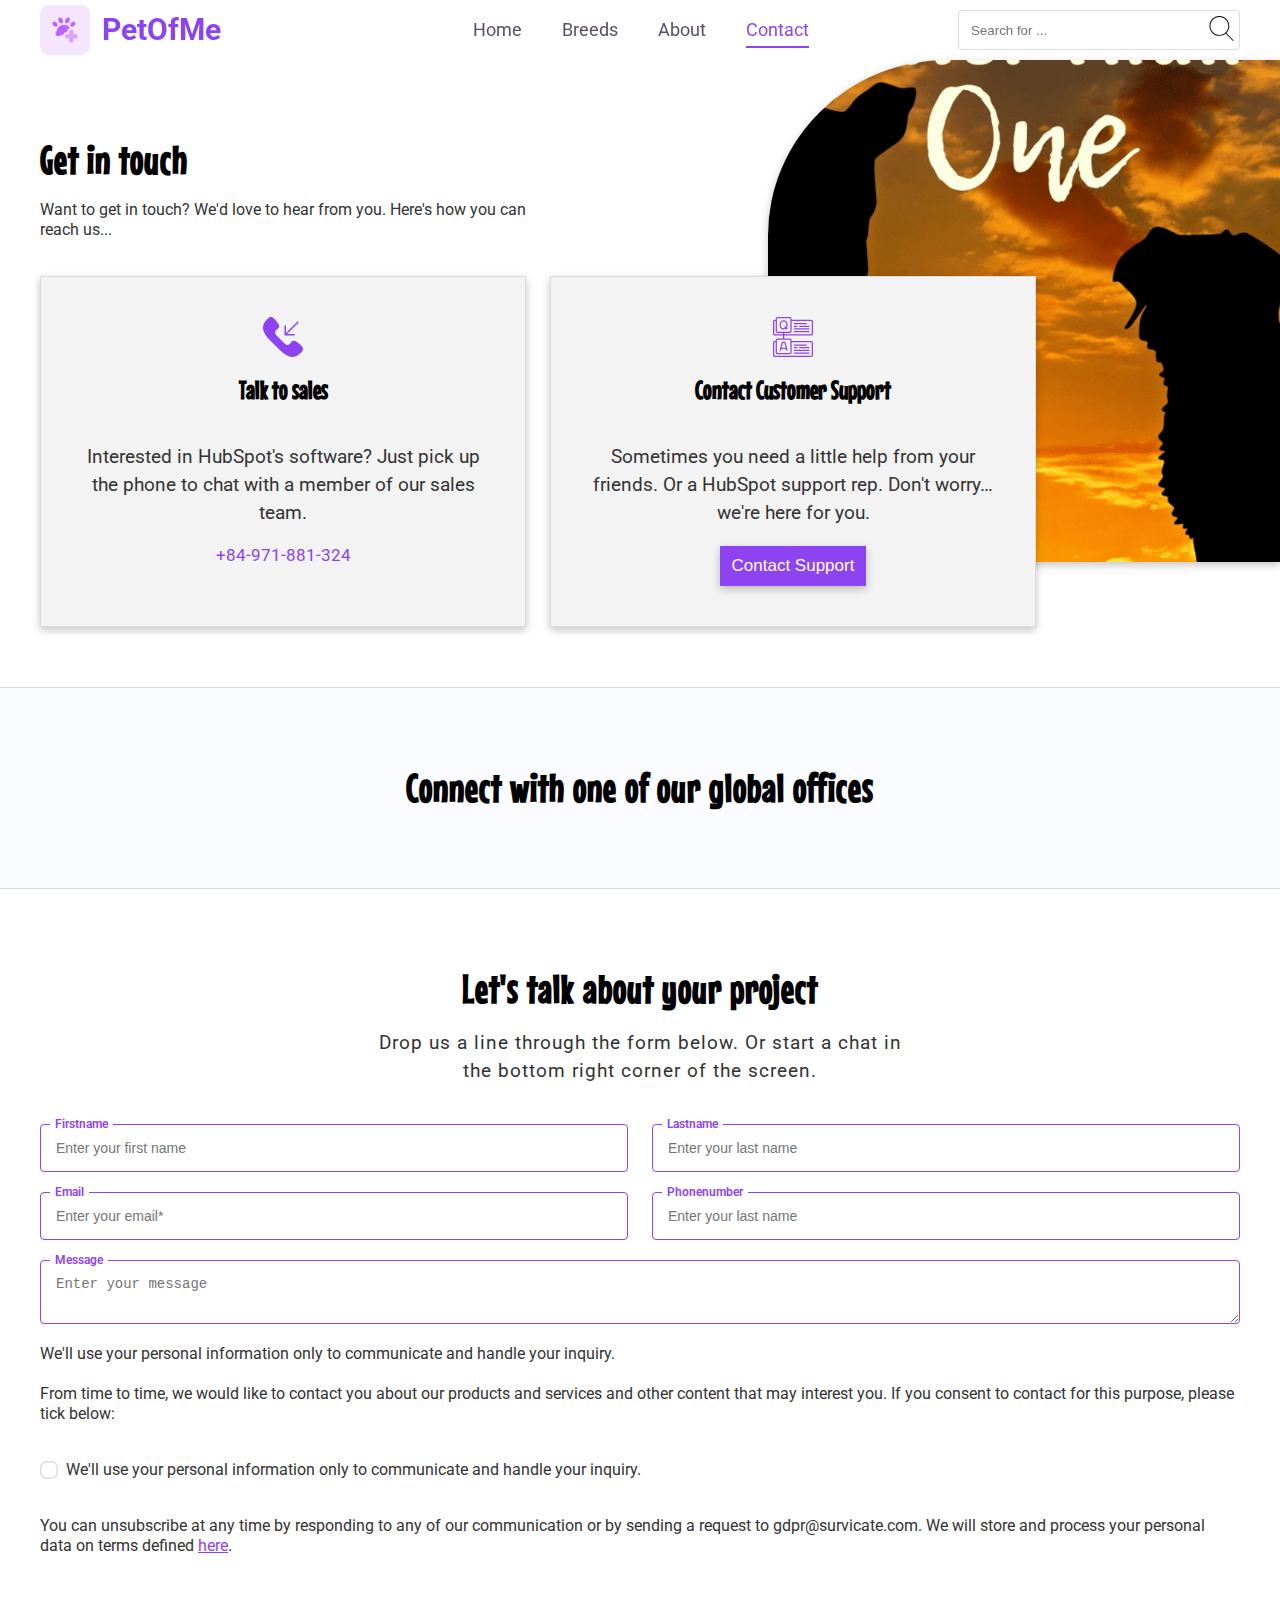
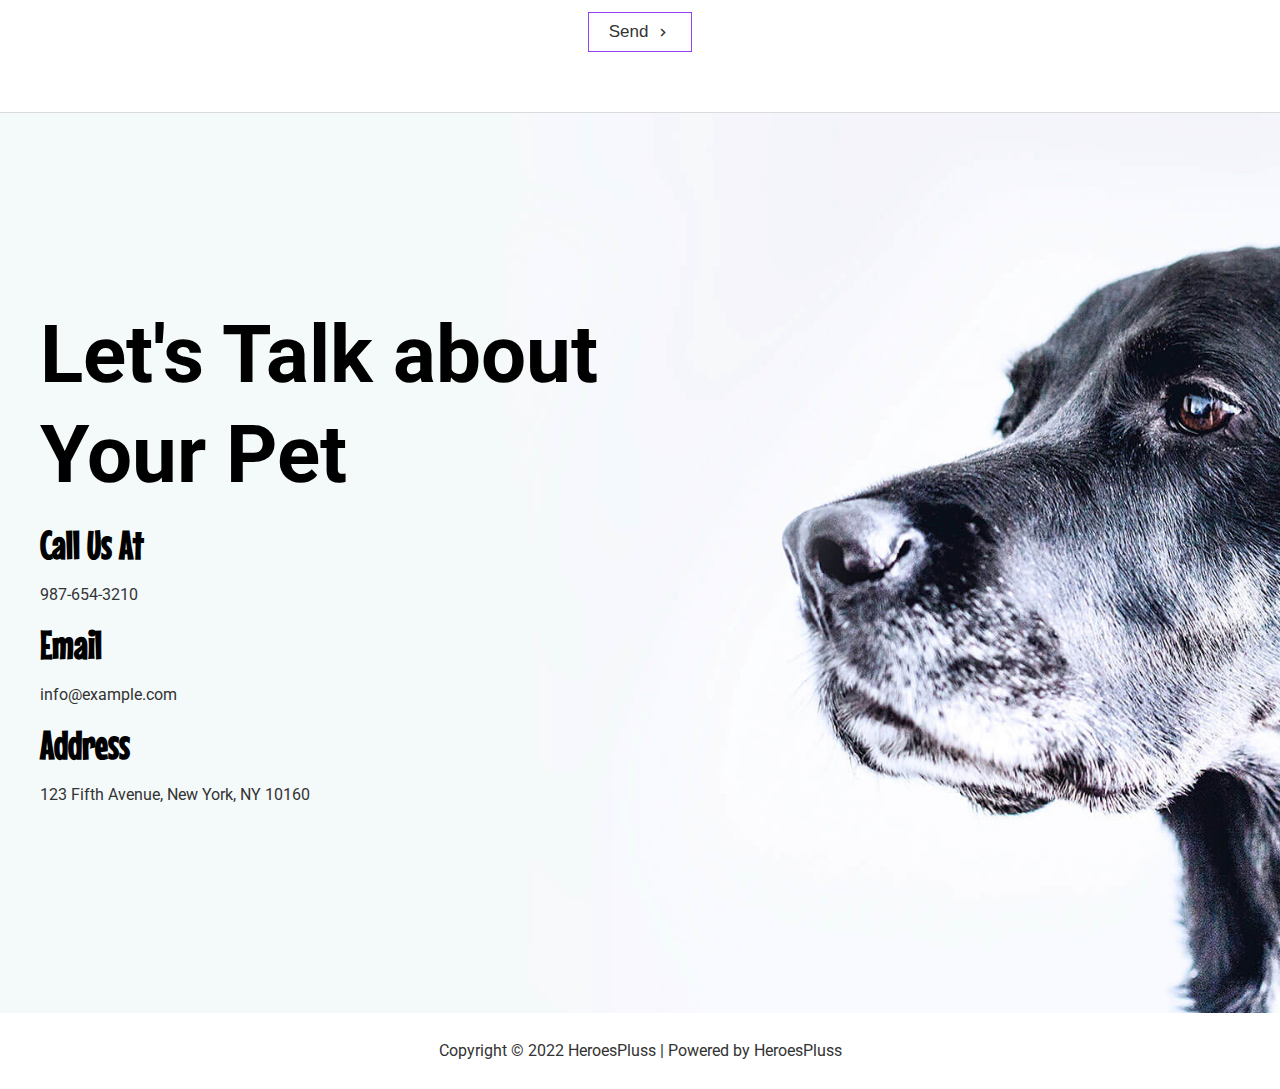
<file: contact.html>
<!DOCTYPE html>
<html lang="en">
<head>
    <meta charset="UTF-8">
    <meta http-equiv="X-UA-Compatible" content="IE=edge">
    <meta name="viewport" content="width=device-width, initial-scale=1.0">

    <!-- Font -->
    <link href="https://fonts.googleapis.com/css2?family=Roboto:wght@300;400;500;700&display=swap" rel="stylesheet">
    <link href="https://fonts.googleapis.com/css2?family=Mouse+Memoirs&display=swap" rel="stylesheet">

    <!-- Icon -->
    <link href='https://unpkg.com/boxicons@2.1.2/css/boxicons.min.css' rel='stylesheet'>

    <!-- Swiper's CSS -->
    <link
      rel="stylesheet"
      href="./assets/css/swiper-bundle.min.css"
    />

    <link rel="stylesheet" type="text/css" href="./assets/css/base.css">
    <link rel="stylesheet" type="text/css" href="./assets/css/grid.css">
    <link rel="stylesheet" type="text/css" href="./assets/css/style.css">
    <link rel="stylesheet" type="text/css" href="./assets/css/responsive.css">

    <title>List breeds</title>
</head>
<body>
    <!-- Header -->
    <header class="header background-transparent header__even">
        <div class="grid wide">
            <div class="row">
                <!-- Logo -->
                <div class="col l-4 m-6 c-6 logo">
                    <a href="./" class="logo__link">
                        <img src="./assets/img/pet-care.png" height="50" />
                        <h1>PetOfMe</h1>
                    </a>
                </div>

                <div class="col l-5 m-6 c-6 menu">
                    <nav class="navbar">
                        <div class="navbar__icon menu__even">
                            <svg width="25" version="1.1" id="Capa_1" xmlns="http://www.w3.org/2000/svg" xmlns:xlink="http://www.w3.org/1999/xlink" x="0px" y="0px"
                            viewBox="0 0 384.97 384.97" style="enable-background:new 0 0 384.97 384.97;" xml:space="preserve">
                            <g>
                                <g id="Menu">
                                    <path d="M12.03,84.212h360.909c6.641,0,12.03-5.39,12.03-12.03c0-6.641-5.39-12.03-12.03-12.03H12.03
                                        C5.39,60.152,0,65.541,0,72.182C0,78.823,5.39,84.212,12.03,84.212z"/>
                                    <path d="M372.939,180.455H12.03c-6.641,0-12.03,5.39-12.03,12.03s5.39,12.03,12.03,12.03h360.909c6.641,0,12.03-5.39,12.03-12.03
                                        S379.58,180.455,372.939,180.455z"/>
                                    <path d="M372.939,300.758H12.03c-6.641,0-12.03,5.39-12.03,12.03c0,6.641,5.39,12.03,12.03,12.03h360.909
                                        c6.641,0,12.03-5.39,12.03-12.03C384.97,306.147,379.58,300.758,372.939,300.758z"/>
                                </g>
                            </g>
                            </svg>
                        </div>
                            <!-- Menu -->
                        <ul class="list hide-on-mobile-tablet list__even">
                            <button type="button" class="btn__close hide close-menu__even">
                                <svg xmlns="http://www.w3.org/2000/svg" width="40" height="40" viewBox="0 0 24 24"><g fill="#fff" class="color000 svgShape" data-name="Layer 2"><g class="color000 svgShape" data-name="close"><rect width="24" height="24" class="color000 svgShape" opacity="0" transform="rotate(180 12 12)"/><path d="M13.41 12l4.3-4.29a1 1 0 1 0-1.42-1.42L12 10.59l-4.29-4.3a1 1 0 0 0-1.42 1.42l4.3 4.29-4.3 4.29a1 1 0 0 0 0 1.42 1 1 0 0 0 1.42 0l4.29-4.3 4.29 4.3a1 1 0 0 0 1.42 0 1 1 0 0 0 0-1.42z" class="color000 svgShape"/></g></g></svg>
                            </button>
                            <li class="list__item"><a href="./" class="list__item-link">Home</a></li>
                            <li class="list__item"><a href="./type-breeds.html" class="list__item-link">Breeds</a></li>
                            <li class="list__item"><a href="./about.html" class="list__item-link">About</a></li>
                            <li class="list__item"><a href="./contact.html" class="list__item-link active">Contact</a></li>
                        </ul>
                    </nav>
                </div>

                <!-- Form search -->
                <div class="col l-3 m-12 c-12 form">
                    <form action="#" class="search">
                        <input type="text" placeholder="Search for ..." class="search__value">
                        <button type="submit" class="search__btn">
                            <svg width="25" version="1.1" id="Capa_1" xmlns="http://www.w3.org/2000/svg" xmlns:xlink="http://www.w3.org/1999/xlink"
                            viewBox="0 0 52.966 52.966" style="enable-background:new 0 0 52.966 52.966;" xml:space="preserve">
                                <path d="M51.704,51.273L36.845,35.82c3.79-3.801,6.138-9.041,6.138-14.82c0-11.58-9.42-21-21-21s-21,9.42-21,21s9.42,21,21,21
                                c5.083,0,9.748-1.817,13.384-4.832l14.895,15.491c0.196,0.205,0.458,0.307,0.721,0.307c0.25,0,0.499-0.093,0.693-0.279
                                C52.074,52.304,52.086,51.671,51.704,51.273z M21.983,40c-10.477,0-19-8.523-19-19s8.523-19,19-19s19,8.523,19,19
                                S32.459,40,21.983,40z"/>
                            </svg>
                        </button>
                    </form>
                </div>
            </div>
        </div>
    </header> <!-- End header  -->

    <!-- Main -->
    <main class="main">
        <!-- Contact header -->
        <section class="section-padding border-bottom contact-header">
            <div class="grid wide contact-header__wrapper">
                <div class="row">
                    <div class="col l-5 m-7 c-7">
                        <h2 class="title title-big letter-1">Get in touch</h2>
                        <p class="paragraph">Want to get in touch? We'd love to hear from you. Here's how you can reach us...</p>
                    </div>
                </div>
                <div class="row">
                    <div class="col l-5 m-6 c-12 mt-2x">
                        <div class="contact-header__content border box-shadow">
                            <div class="flex justify-center">
                                <svg xmlns="http://www.w3.org/2000/svg" width="40" height="40" enable-background="new 0 0 53.942 53.942" viewBox="0 0 53.942 53.942"><path fill="#8e43f0" d="M53.364,40.908c-2.008-3.796-8.981-7.912-9.288-8.092c-0.896-0.51-1.831-0.78-2.706-0.78c-1.301,0-2.366,0.596-3.011,1.68c-1.02,1.22-2.285,2.646-2.592,2.867c-2.376,1.612-4.236,1.429-6.294-0.629L17.987,24.467c-2.045-2.045-2.233-3.928-0.632-6.291c0.224-0.309,1.65-1.575,2.87-2.596c0.778-0.463,1.312-1.151,1.546-1.995c0.311-1.123,0.082-2.444-0.652-3.731c-0.173-0.296-4.291-7.27-8.085-9.277c-0.708-0.375-1.506-0.573-2.306-0.573c-1.318,0-2.558,0.514-3.49,1.445L4.7,3.986c-4.014,4.013-5.467,8.562-4.321,13.52c0.956,4.132,3.742,8.529,8.282,13.068l14.705,14.705c5.746,5.746,11.224,8.66,16.282,8.66c0,0,0,0,0,0c3.721,0,7.188-1.581,10.306-4.698l2.537-2.537C54.033,45.163,54.383,42.833,53.364,40.908z" class="color000 svgShape"/><path fill="#8e43f0" d="M29.56,24.926c0.122,0.051,0.252,0.077,0.382,0.077h12c0.552,0,1-0.447,1-1s-0.448-1-1-1h-9.586L47.649,7.71c0.391-0.391,0.391-1.023,0-1.414s-1.023-0.391-1.414,0L30.942,21.589v-9.586c0-0.553-0.448-1-1-1s-1,0.447-1,1v12c0,0.13,0.027,0.26,0.077,0.382C29.121,24.63,29.316,24.825,29.56,24.926z" class="color000 svgShape"/></svg>
                            </div>
                            <h3 class="title title-small mt-2x">Talk to sales</h3>
                            <p class="paragraph-big paragraph-big-clamp-3 mt-4x">Interested in HubSpot's software? Just pick up the phone to chat with a member of our sales team.</p>
                            <span class="contact-header__phone primary-color">+84-971-881-324</span>
                        </div>
                    </div>
                    <div class="col l-5 m-6 c-12 mt-2x">
                        <div class="contact-header__content border box-shadow">
                            <div class="flex justify-center">
                                <svg xmlns="http://www.w3.org/2000/svg" width="40" height="40" enable-background="new 0 0 512 512" viewBox="0 0 512 512"><path fill="#8e43f0" d="M486.881,238.363c13.851,0,25.119-11.268,25.119-25.119V59.324c0-13.851-11.268-25.119-25.119-25.119H238.363v-9.086C238.363,11.268,227.095,0,213.244,0H59.324C45.473,0,34.205,11.268,34.205,25.119v9.086h-9.086C11.268,34.205,0,45.473,0,59.324v153.921c0,13.851,11.268,25.119,25.119,25.119h103.148v35.273H59.324c-13.851,0-25.119,11.268-25.119,25.119v9.086h-9.086C11.268,307.841,0,319.11,0,332.96v153.921C0,500.732,11.268,512,25.119,512h461.762C500.732,512,512,500.732,512,486.881V332.96c0-13.851-11.268-25.119-25.119-25.119H238.363v-9.086c0-13.851-11.268-25.119-25.119-25.119h-68.944v-35.273H486.881zM238.363,179.04V50.238h248.518c5.01,0,9.086,4.076,9.086,9.086v153.921c0,5.01-4.076,9.086-9.086,9.086h-342.58v-18.171h68.944C227.095,204.159,238.363,192.89,238.363,179.04z M25.119,222.33c-5.01,0-9.086-4.076-9.086-9.086V59.324c0-5.01,4.076-9.086,9.086-9.086h9.086V179.04c0,13.851,11.268,25.119,25.119,25.119h68.944v18.171H25.119z M238.363,452.676V323.875h248.518c5.01,0,9.086,4.076,9.086,9.086v153.921c0,5.01-4.076,9.086-9.086,9.086H25.119c-5.01,0-9.086-4.076-9.086-9.086V332.96c0-5.01,4.076-9.086,9.086-9.086h9.086v128.802c0,13.851,11.268,25.119,25.119,25.119h153.921C227.095,477.795,238.363,466.527,238.363,452.676z M213.244,289.67c5.01,0,9.086,4.076,9.086,9.086v153.921c0,5.01-4.076,9.086-9.086,9.086H59.324c-5.01,0-9.086-4.076-9.086-9.086V298.756c0-5.01,4.076-9.086,9.086-9.086H213.244zM59.324,188.125c-5.01,0-9.086-4.076-9.086-9.086V25.119c0-5.01,4.076-9.086,9.086-9.086h153.921c5.01,0,9.086,4.076,9.086,9.086V179.04c0,5.01-4.076,9.086-9.086,9.086H59.324z" class="color000 svgShape"/><path fill="#8e43f0" d="M187.056 93.528c0-27.995-22.777-50.772-50.772-50.772-27.995 0-50.772 22.777-50.772 50.772v17.102c0 27.995 22.777 50.772 50.772 50.772 11.111 0 21.392-3.597 29.761-9.675l7.326 7.326c1.565 1.565 3.617 2.348 5.668 2.348s4.103-.782 5.668-2.348c3.131-3.131 3.131-8.207 0-11.337l-7.326-7.326c6.078-8.369 9.675-18.65 9.675-29.761V93.528zM171.023 110.63c0 6.68-1.899 12.921-5.18 18.222l-6.789-6.789c-3.131-3.131-8.207-3.131-11.337 0-3.131 3.131-3.131 8.207 0 11.337l6.789 6.789c-5.302 3.28-11.543 5.18-18.222 5.18-19.155 0-34.739-15.584-34.739-34.739V93.528c0-19.155 15.584-34.739 34.739-34.739 19.155 0 34.739 15.584 34.739 34.739V110.63zM186.818 425.079l-23.225-92.899c-2.325-9.295-10.64-15.788-20.222-15.788h-14.175c-9.582 0-17.898 6.492-20.22 15.789L85.751 425.08c-1.074 4.295 1.538 8.646 5.833 9.721 4.293 1.076 8.647-1.537 9.722-5.833l4.896-19.581h60.167l4.896 19.581c.911 3.643 4.179 6.075 7.771 6.075.643 0 1.298-.078 1.951-.242C185.281 433.727 187.892 429.373 186.818 425.079zM110.208 393.353l14.321-57.284c.537-2.145 2.455-3.643 4.667-3.643h14.175c2.212 0 4.13 1.497 4.667 3.643l14.321 57.284H110.208zM427.023 76.96H273.102c-4.427 0-8.017 3.589-8.017 8.017s3.589 8.017 8.017 8.017h153.921c4.427 0 8.017-3.589 8.017-8.017S431.45 76.96 427.023 76.96zM461.228 145.37H273.102c-4.427 0-8.017 3.589-8.017 8.017s3.589 8.017 8.017 8.017h188.125c4.427 0 8.017-3.589 8.017-8.017S465.655 145.37 461.228 145.37zM461.228 179.574H273.102c-4.427 0-8.017 3.589-8.017 8.017s3.589 8.017 8.017 8.017h188.125c4.427 0 8.017-3.589 8.017-8.017S465.655 179.574 461.228 179.574zM307.307 111.165h-34.205c-4.427 0-8.017 3.589-8.017 8.017s3.589 8.017 8.017 8.017h34.205c4.427 0 8.017-3.589 8.017-8.017S311.734 111.165 307.307 111.165zM461.228 111.165H341.511c-4.427 0-8.017 3.589-8.017 8.017s3.589 8.017 8.017 8.017h119.716c4.427 0 8.017-3.589 8.017-8.017S465.655 111.165 461.228 111.165zM427.023 350.597H273.102c-4.427 0-8.017 3.589-8.017 8.017s3.589 8.017 8.017 8.017h153.921c4.427 0 8.017-3.589 8.017-8.017S431.45 350.597 427.023 350.597zM461.228 419.006H273.102c-4.427 0-8.017 3.589-8.017 8.017 0 4.427 3.589 8.017 8.017 8.017h188.125c4.427 0 8.017-3.589 8.017-8.017C469.244 422.596 465.655 419.006 461.228 419.006zM461.228 453.211H273.102c-4.427 0-8.017 3.589-8.017 8.017 0 4.427 3.589 8.017 8.017 8.017h188.125c4.427 0 8.017-3.589 8.017-8.017C469.244 456.8 465.655 453.211 461.228 453.211zM307.307 384.802h-34.205c-4.427 0-8.017 3.589-8.017 8.017 0 4.427 3.589 8.017 8.017 8.017h34.205c4.427 0 8.017-3.589 8.017-8.017C315.324 388.391 311.734 384.802 307.307 384.802zM461.228 384.802H341.511c-4.427 0-8.017 3.589-8.017 8.017 0 4.427 3.589 8.017 8.017 8.017h119.716c4.427 0 8.017-3.589 8.017-8.017C469.244 388.391 465.655 384.802 461.228 384.802z" class="color000 svgShape"/></svg>
                            </div>
                            <h3 class="title title-small mt-2x">Contact Customer Support</h3>
                            <p class="paragraph-big paragraph-big-clamp-3 mt-4x">Sometimes you need a little help from your friends. Or a HubSpot support rep. Don't worry… we're here for you.</p>
                            <button class="btn btn--primary box-shadow">Contact Support</button>
                        </div>
                    </div>
                </div>
            </div>
        </section>

        <!-- Contact map -->
        <section class="section-padding section-background border-bottom">
            <h2 class="title title-big letter-1 text-center">Connect with one of our global offices</h2>
            <div class="grid wide">
                <div class="row">
                </div>
            </div>
        </section>

        <!-- Contact us -->
        <section class="section-padding border-bottom">
            <h2 class="title title-big letter-1 text-center">Let's talk about your project</h2>
            <p class="paragraph-big text-center letter-1 mt-2x">
                Drop us a line through the form below. Or start a chat in
                <br> the bottom right corner of the screen.
            </div>
            <div class="grid wide">
                <div class="row">
                    <div class="col l-6 m-12 c-12 mt-2x">
                        <div class="text-field">
                            <label for="firstname">Firstname</label>
                            <input autocomplete="off" type="text" id="firstname" placeholder="Enter your first name" />
                        </div>
                    </div>
                    <div class="col l-6 m-12 c-12 mt-2x">
                        <div class="text-field">
                            <label for="lastname">Lastname</label>
                            <input autocomplete="off" type="text" id="lastname" placeholder="Enter your last name" />
                        </div>
                    </div>
                    <div class="col l-6 m-12 c-12 mt-2x">
                        <div class="text-field">
                            <label for="email">Email</label>
                            <input autocomplete="off" type="email" id="email" placeholder="Enter your email*" required />
                        </div>
                    </div>
                    <div class="col l-6 m-12 c-12 mt-2x">
                        <div class="text-field">
                            <label for="phonenumber">Phonenumber</label>
                            <input autocomplete="off" type="text" id="phonenumber" placeholder="Enter your last name" />
                        </div>
                    </div>
                    <div class="col l-12 m-12 c-12 mt-2x">
                        <div class="text-field">
                            <label for="message">Message</label>
                            <textarea autocomplete="off" type="text" id="message" placeholder="Enter your message"></textarea>
                        </div>
                    </div>
                </div>
                <p class="paragraph mt-2x">
                    We'll use your personal information only to communicate and handle your inquiry.
                </p>
                <p class="paragraph mt-2x">
                    From time to time, we would like to contact you about our products and services and other content that may interest you. If you consent to contact for this purpose, please tick below:
                </p>
                <div class="contact-use flex align-center mt-2x">
                    <label class="contact-checkbox">
                        <input type="checkbox" />
                        <svg viewBox="0 0 21 18">
                            <symbol id="tick-path" viewBox="0 0 21 18" xmlns="http://www.w3.org/2000/svg">
                                <path d="M5.22003 7.26C5.72003 7.76 7.57 9.7 8.67 11.45C12.2 6.05 15.65 3.5 19.19 1.69" fill="none" stroke-width="2.25" stroke-linecap="round" stroke-linejoin="round" />
                            </symbol>
                            <defs>
                                <mask id="tick">
                                    <use class="tick mask" href="#tick-path" />
                                </mask>
                            </defs>
                            <use class="tick" href="#tick-path" stroke="currentColor" />
                            <path fill="white" mask="url(#tick)" d="M18 9C18 10.4464 17.9036 11.8929 17.7589 13.1464C17.5179 15.6054 15.6054 17.5179 13.1625 17.7589C11.8929 17.9036 10.4464 18 9 18C7.55357 18 6.10714 17.9036 4.85357 17.7589C2.39464 17.5179 0.498214 15.6054 0.241071 13.1464C0.0964286 11.8929 0 10.4464 0 9C0 7.55357 0.0964286 6.10714 0.241071 4.8375C0.498214 2.39464 2.39464 0.482143 4.85357 0.241071C6.10714 0.0964286 7.55357 0 9 0C10.4464 0 11.8929 0.0964286 13.1625 0.241071C15.6054 0.482143 17.5179 2.39464 17.7589 4.8375C17.9036 6.10714 18 7.55357 18 9Z" />
                        </svg>
                        <svg class="lines" viewBox="0 0 11 11">
                            <path d="M5.88086 5.89441L9.53504 4.26746" />
                            <path d="M5.5274 8.78838L9.45391 9.55161" />
                            <path d="M3.49371 4.22065L5.55387 0.79198" />
                        </svg>
                    </label>
                    <p class="paragraph">
                    We'll use your personal information only to communicate and handle your inquiry.
                </p>
                </div>
                <p class="paragraph mt-2x">
                    You can unsubscribe at any time by responding to any of our communication or by sending a request to gdpr@survicate.com. We will store and process your personal data on terms defined <a href="#" class="primary-color">here</a>.
                </p>
                <div class="flex justify-center">
                    <button type="button" class="btn__animation mt-4x">
                    Send
                        <i class="bx bx-chevron-right"></i>
                    </button>
                </div>
            </div>
        </section>
    </main> <!-- End main -->

    <!-- Footer -->
    <footer>
        <div class="main-footer">
            <div class="grid wide">
                <div class="row">
                    <div class="col l-6">
                        <div class="information">
                            <h2 class="information__title">Let's Talk about Your Pet</h2>
                            <ul class="information__list">
                                <li class="information__item">
                                    <h4 class="title title-big">Call Us At</h4>
                                    <p class="paragraph">987-654-3210</p>
                                </li>
                                <li class="information__item">
                                    <h4 class="title title-big">Email</h4>
                                    <p class="paragraph">info@example.com</p>
                                </li>
                                <li class="information__item">
                                    <h4 class="title title-big">Address</h4>
                                    <p class="paragraph">123 Fifth Avenue, New York, NY 10160</p>
                                </li>
                            </ul>
                        </div>
                    </div>
                </div>
            </div>
        </div>
        <div class="footer-copyright text-center">Copyright &copy; 2022 HeroesPluss | Powered by HeroesPluss</div>
    </footer><!-- End footer -->

    <button type="button" class="top hide top__even">
        <svg xmlns="http://www.w3.org/2000/svg" width="36" height="36" fill="none" viewBox="0 0 48 48"><rect fill="#fff" fill-opacity=".01" class="colorfff svgShape"/><path stroke="#fff" stroke-linecap="round" stroke-linejoin="round" stroke-width="4" d="M13 30L25 18L37 30" class="colorStroke000 svgStroke"/></svg>
    </button>

    <!-- Swiper JS -->
    <script src="./assets/js/swiper-bundle.min.js" type="application/javascript"></script>

    <!-- Main JS -->
    <script src="./assets/js/main.js" type="application/javascript"></script>

    <script>
        menuOnTabletMobile()
        scrollEven()
        testimonialScreen()
    </script>
</body>
</html>
</file>
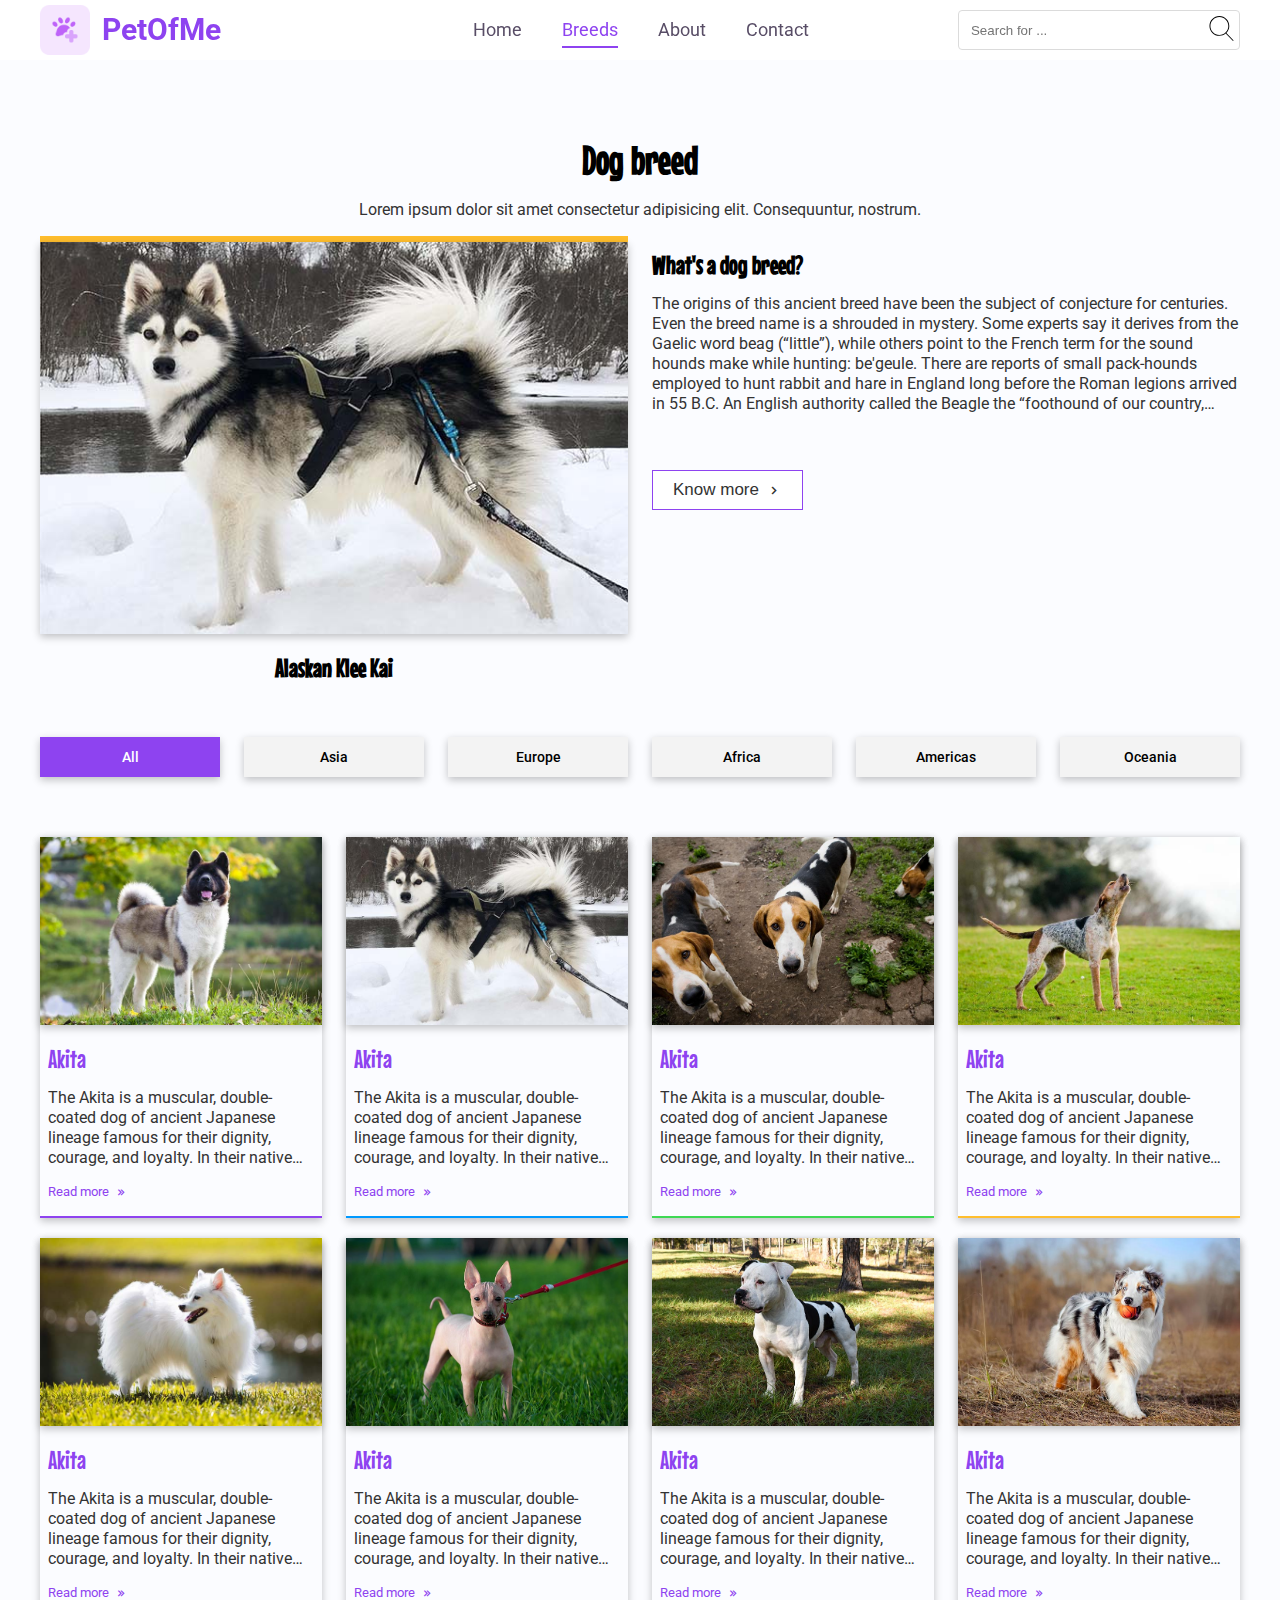
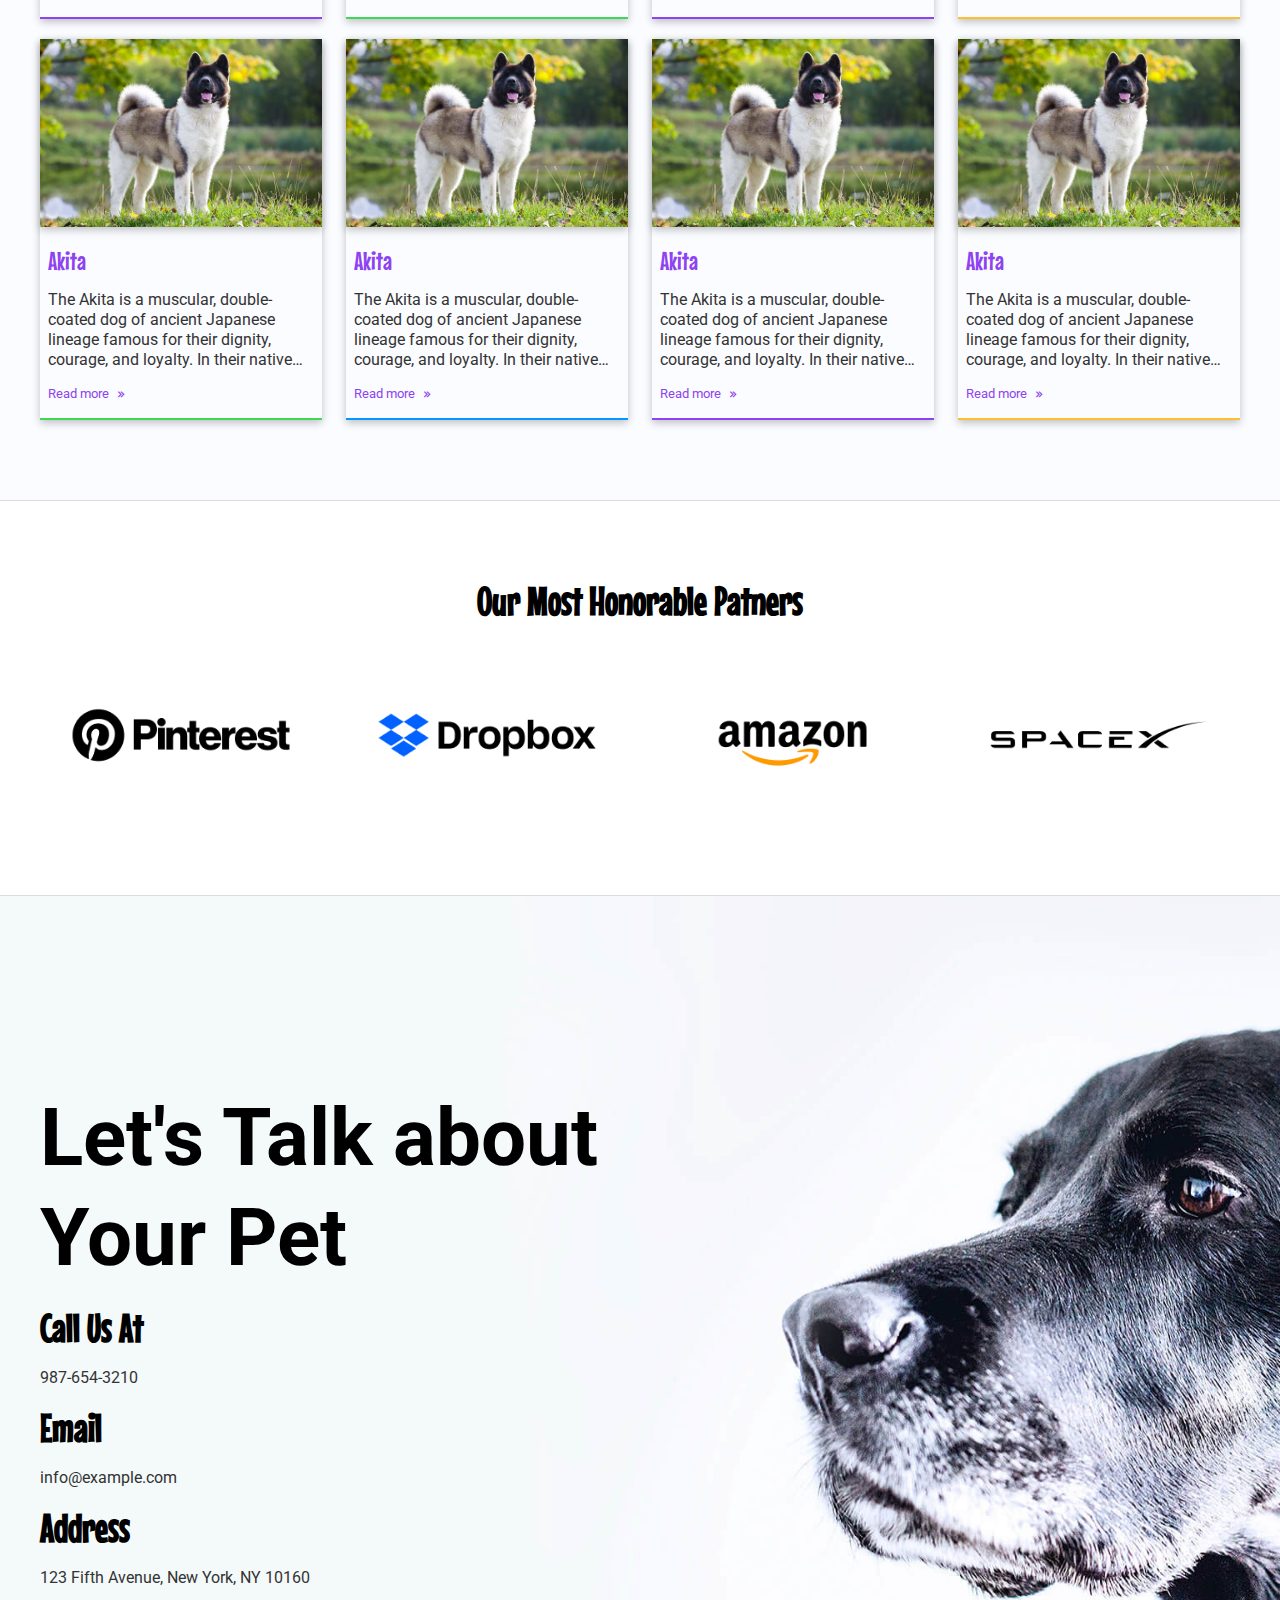
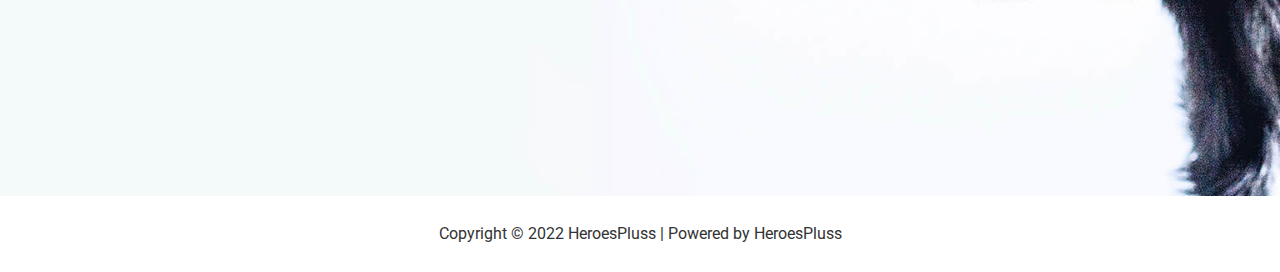
<file: list-breed.html>
<!DOCTYPE html>
<html lang="en">
<head>
    <meta charset="UTF-8">
    <meta http-equiv="X-UA-Compatible" content="IE=edge">
    <meta name="viewport" content="width=device-width, initial-scale=1.0">

    <!-- Font -->
    <link href="https://fonts.googleapis.com/css2?family=Roboto:wght@300;400;500;700&display=swap" rel="stylesheet">
    <link href="https://fonts.googleapis.com/css2?family=Mouse+Memoirs&display=swap" rel="stylesheet">

    <!-- Icon -->
    <link href='https://unpkg.com/boxicons@2.1.2/css/boxicons.min.css' rel='stylesheet'>

    <!-- Swiper's CSS -->
    <link
      rel="stylesheet"
      href="./assets/css/swiper-bundle.min.css"
    />

    <link rel="stylesheet" type="text/css" href="./assets/css/base.css">
    <link rel="stylesheet" type="text/css" href="./assets/css/grid.css">
    <link rel="stylesheet" type="text/css" href="./assets/css/style.css">
    <link rel="stylesheet" type="text/css" href="./assets/css/responsive.css">

    <title>List breeds</title>
</head>
<body>
    <!-- Header -->
    <header class="header background-transparent header__even">
        <div class="grid wide">
            <div class="row">
                <!-- Logo -->
                <div class="col l-4 m-6 c-6 logo">
                    <a href="./" class="logo__link">
                        <img src="./assets/img/pet-care.png" height="50" />
                        <h1>PetOfMe</h1>
                    </a>
                </div>

                <div class="col l-5 m-6 c-6 menu">
                    <nav class="navbar">
                        <div class="navbar__icon menu__even">
                            <svg width="25" version="1.1" id="Capa_1" xmlns="http://www.w3.org/2000/svg" xmlns:xlink="http://www.w3.org/1999/xlink" x="0px" y="0px"
                            viewBox="0 0 384.97 384.97" style="enable-background:new 0 0 384.97 384.97;" xml:space="preserve">
                            <g>
                                <g id="Menu">
                                    <path d="M12.03,84.212h360.909c6.641,0,12.03-5.39,12.03-12.03c0-6.641-5.39-12.03-12.03-12.03H12.03
                                        C5.39,60.152,0,65.541,0,72.182C0,78.823,5.39,84.212,12.03,84.212z"/>
                                    <path d="M372.939,180.455H12.03c-6.641,0-12.03,5.39-12.03,12.03s5.39,12.03,12.03,12.03h360.909c6.641,0,12.03-5.39,12.03-12.03
                                        S379.58,180.455,372.939,180.455z"/>
                                    <path d="M372.939,300.758H12.03c-6.641,0-12.03,5.39-12.03,12.03c0,6.641,5.39,12.03,12.03,12.03h360.909
                                        c6.641,0,12.03-5.39,12.03-12.03C384.97,306.147,379.58,300.758,372.939,300.758z"/>
                                </g>
                            </g>
                            </svg>
                        </div>
                            <!-- Menu -->
                        <ul class="list hide-on-mobile-tablet list__even">
                            <button type="button" class="btn__close hide close-menu__even">
                                <svg xmlns="http://www.w3.org/2000/svg" width="40" height="40" viewBox="0 0 24 24"><g fill="#fff" class="color000 svgShape" data-name="Layer 2"><g class="color000 svgShape" data-name="close"><rect width="24" height="24" class="color000 svgShape" opacity="0" transform="rotate(180 12 12)"/><path d="M13.41 12l4.3-4.29a1 1 0 1 0-1.42-1.42L12 10.59l-4.29-4.3a1 1 0 0 0-1.42 1.42l4.3 4.29-4.3 4.29a1 1 0 0 0 0 1.42 1 1 0 0 0 1.42 0l4.29-4.3 4.29 4.3a1 1 0 0 0 1.42 0 1 1 0 0 0 0-1.42z" class="color000 svgShape"/></g></g></svg>
                            </button>
                            <li class="list__item"><a href="./" class="list__item-link">Home</a></li>
                            <li class="list__item"><a href="./type-breeds.html" class="list__item-link active">Breeds</a></li>
                            <li class="list__item"><a href="./about.html" class="list__item-link">About</a></li>
                            <li class="list__item"><a href="./contact.html" class="list__item-link">Contact</a></li>
                        </ul>
                    </nav>
                </div>

                <!-- Form search -->
                <div class="col l-3 m-12 c-12 form">
                    <form action="#" class="search">
                        <input type="text" placeholder="Search for ..." class="search__value">
                        <button type="submit" class="search__btn">
                            <svg width="25" version="1.1" id="Capa_1" xmlns="http://www.w3.org/2000/svg" xmlns:xlink="http://www.w3.org/1999/xlink"
                            viewBox="0 0 52.966 52.966" style="enable-background:new 0 0 52.966 52.966;" xml:space="preserve">
                                <path d="M51.704,51.273L36.845,35.82c3.79-3.801,6.138-9.041,6.138-14.82c0-11.58-9.42-21-21-21s-21,9.42-21,21s9.42,21,21,21
                                c5.083,0,9.748-1.817,13.384-4.832l14.895,15.491c0.196,0.205,0.458,0.307,0.721,0.307c0.25,0,0.499-0.093,0.693-0.279
                                C52.074,52.304,52.086,51.671,51.704,51.273z M21.983,40c-10.477,0-19-8.523-19-19s8.523-19,19-19s19,8.523,19,19
                                S32.459,40,21.983,40z"/>
                            </svg>
                        </button>
                    </form>
                </div>
            </div>
        </div>
    </header> <!-- End header  -->

    <!-- Main -->
    <main class="main">
        <!-- Breed -->
        <section class="section-background section-padding border-bottom">
            <h2 class="title title-big text-center">Dog breed</h2>
            <p class="paragraph text-center">Lorem ipsum dolor sit amet consectetur adipisicing elit. Consequuntur, nostrum.</p>
            <div class="grid wide">
                <div class="row">
                    <div class="col l-6 m-7 c-12">
                        <div class="breed-top__img">
                            <img class="width-100 ob-fit-cover box-shadow" src="./assets/img/alaskan.png" />
                            <h3 class="title title-small text-center">Alaskan Klee Kai</h3>
                        </div>
                    </div>
                    <div class="col l-6 m-5 c-12">
                        <div class="breed-top__infor">
                            <h3 class="title title-small">What's a dog breed?</h3>
                            <p class="paragraph paragraph-clamp-6">The origins of this ancient breed have been the subject of conjecture for centuries. Even the breed name is a shrouded in mystery. Some experts say it derives from the Gaelic word beag (“little”), while others point to the French term for the sound hounds make while hunting: be'geule. There are reports of small pack-hounds employed to hunt rabbit and hare in England long before the Roman legions arrived in 55 B.C. An English authority called the Beagle the “foothound of our country, indigenous to the soil.” By the 1500s, most English gentlemen had packs of large hounds that tracked deer, and smaller hounds that tracked hares. The smaller, more compact hounds were ancestors of our modern Beagle. The Alaskan Klee Kai breed we see today was developed in Alaska from these well-bred husky dogs by Linda Spurlin and her family starting in the early 1970s. Using a strict breeding program to select the somewhat smaller dogs with the type/look she envisioned that also met her high standards for health, structure and temperament, she carefully developed a companion-sized version of the Alaska Husky with a very distinctive contrasting symmetrical facial mask and markings. Much like their ancestors, the Alaskan Klee Kai is adaptable to multiple lifestyles, traveling, hiking, sports, entertainment, therapy and service, and most importantly, a loving companion dog for all ages.</p>
                            <button type="button" class="btn__animation mt-4x">
                            Know more
                                <i class="bx bx-chevron-right"></i>
                            </button>
                        </div>
                    </div>
                </div>

                <div class="row mt-4x">
                    <div class="col l-2 m-4 c-6 mb-2x">
                        <div id="all" class="box-4 box-shadow location__even active">
                            All
                        </div>
                    </div>
                    <div class="col l-2 m-4 c-6 mb-2x">
                        <div id="asia" class="box-4 box-shadow location__even">Asia</div>
                    </div>
                    <div class="col l-2 m-4 c-6 mb-2x">
                        <div id="europe" class="box-4 box-shadow location__even">Europe</div>
                    </div>
                    <div class="col l-2 m-4 c-6 mb-2x">
                        <div id="africa" class="box-4 box-shadow location__even">Africa</div>
                    </div>
                    <div class="col l-2 m-4 c-6 mb-2x">
                        <div id="americas" class="box-4 box-shadow location__even">Americas</div>
                    </div>
                    <div class="col l-2 m-4 c-6 mb-2x">
                        <div id="oceania" class="box-4 box-shadow location__even">Oceania</div>
                    </div>
                </div>

                <div class="row mt-4x">
                    <div class="col l-3 m-4 c-12 item mb-2x all asia">
                        <div class="box-5 box-shadow">
                            <img src="./assets/img/akita.png" alt="" class="box-shadow width-100 ob-fit-cover">
                            <div class="box-5__details">
                                <a href="./breed-detail.html" class="title title-small title-small-clamp decoration-none primary-color">Akita</a>
                                <p class="paragraph paragraph-clamp">The Akita is a muscular, double-coated dog of ancient Japanese lineage famous for their dignity, courage, and loyalty. In their native land, they're venerated as family protectors and symbols of good health, happiness, and long life.</p>
                                <a class="decoration-none flex align-center primary-color read-more" href="./breed-detail.html">Read more <i class="bx bx-chevrons-right"></i></a>
                            </div>
                        </div>
                    </div>
                    <div class="col l-3 m-4 c-12 item mb-2x all americas">
                        <div class="box-5 box-shadow">
                            <img src="./assets/img/alaskan.png" alt="" class="box-shadow width-100 ob-fit-cover">
                            <div class="box-5__details">
                                <a href="#" class="title title-small title-small-clamp decoration-none primary-color">Akita</a>
                                <p class="paragraph paragraph-clamp">The Akita is a muscular, double-coated dog of ancient Japanese lineage famous for their dignity, courage, and loyalty. In their native land, they're venerated as family protectors and symbols of good health, happiness, and long life.</p>
                                <a class="decoration-none flex align-center primary-color read-more" href="">Read more <i class="bx bx-chevrons-right"></i></a>
                            </div>
                        </div>
                    </div>
                    <div class="col l-3 m-4 c-12 item mb-2x all americas">
                        <div class="box-5 box-shadow">
                            <img src="./assets/img/american-foxhound.png" alt="" class="box-shadow width-100 ob-fit-cover">
                            <div class="box-5__details">
                                <a href="#" class="title title-small title-small-clamp decoration-none primary-color">Akita</a>
                                <p class="paragraph paragraph-clamp">The Akita is a muscular, double-coated dog of ancient Japanese lineage famous for their dignity, courage, and loyalty. In their native land, they're venerated as family protectors and symbols of good health, happiness, and long life.</p>
                                <a class="decoration-none flex align-center primary-color read-more" href="">Read more <i class="bx bx-chevrons-right"></i></a>
                            </div>
                        </div>
                    </div>
                    <div class="col l-3 m-4 c-12 item mb-2x all americas europe">
                        <div class="box-5 box-shadow">
                            <img src="./assets/img/American-English-Coonhound.png" alt="" class="box-shadow width-100 ob-fit-cover">
                            <div class="box-5__details">
                                <a href="#" class="title title-small title-small-clamp decoration-none primary-color">Akita</a>
                                <p class="paragraph paragraph-clamp">The Akita is a muscular, double-coated dog of ancient Japanese lineage famous for their dignity, courage, and loyalty. In their native land, they're venerated as family protectors and symbols of good health, happiness, and long life.</p>
                                <a class="decoration-none flex align-center primary-color read-more" href="">Read more <i class="bx bx-chevrons-right"></i></a>
                            </div>
                        </div>
                    </div>
                    <div class="col l-3 m-4 c-12 item mb-2x all americas oceania">
                        <div class="box-5 box-shadow">
                            <img src="./assets/img/American-Eskimo-Dog.png" alt="" class="box-shadow width-100 ob-fit-cover">
                            <div class="box-5__details">
                                <a href="#" class="title title-small title-small-clamp decoration-none primary-color">Akita</a>
                                <p class="paragraph paragraph-clamp">The Akita is a muscular, double-coated dog of ancient Japanese lineage famous for their dignity, courage, and loyalty. In their native land, they're venerated as family protectors and symbols of good health, happiness, and long life.</p>
                                <a class="decoration-none flex align-center primary-color read-more" href="">Read more <i class="bx bx-chevrons-right"></i></a>
                            </div>
                        </div>
                    </div>
                    <div class="col l-3 m-4 c-12 item mb-2x all oceania">
                        <div class="box-5 box-shadow">
                            <img src="./assets/img/American-Hairless-Terrier-.png" alt="" class="box-shadow width-100 ob-fit-cover">
                            <div class="box-5__details">
                                <a href="#" class="title title-small title-small-clamp decoration-none primary-color">Akita</a>
                                <p class="paragraph paragraph-clamp">The Akita is a muscular, double-coated dog of ancient Japanese lineage famous for their dignity, courage, and loyalty. In their native land, they're venerated as family protectors and symbols of good health, happiness, and long life.</p>
                                <a class="decoration-none flex align-center primary-color read-more" href="">Read more <i class="bx bx-chevrons-right"></i></a>
                            </div>
                        </div>
                    </div>
                    <div class="col l-3 m-4 c-12 item mb-2x all africa">
                        <div class="box-5 box-shadow">
                            <img src="./assets/img/bulldog.png" alt="" class="box-shadow width-100 ob-fit-cover">
                            <div class="box-5__details">
                                <a href="#" class="title title-small title-small-clamp decoration-none primary-color">Akita</a>
                                <p class="paragraph paragraph-clamp">The Akita is a muscular, double-coated dog of ancient Japanese lineage famous for their dignity, courage, and loyalty. In their native land, they're venerated as family protectors and symbols of good health, happiness, and long life.</p>
                                <a class="decoration-none flex align-center primary-color read-more" href="">Read more <i class="bx bx-chevrons-right"></i></a>
                            </div>
                        </div>
                    </div>
                    <div class="col l-3 m-4 c-12 item mb-2x all Oceania">
                        <div class="box-5 box-shadow">
                            <img src="./assets/img/shepherd.png" alt="" class="box-shadow width-100 ob-fit-cover">
                            <div class="box-5__details">
                                <a href="#" class="title title-small title-small-clamp decoration-none primary-color">Akita</a>
                                <p class="paragraph paragraph-clamp">The Akita is a muscular, double-coated dog of ancient Japanese lineage famous for their dignity, courage, and loyalty. In their native land, they're venerated as family protectors and symbols of good health, happiness, and long life.</p>
                                <a class="decoration-none flex align-center primary-color read-more" href="">Read more <i class="bx bx-chevrons-right"></i></a>
                            </div>
                        </div>
                    </div>
                    <div class="col l-3 m-4 c-12 item mb-2x all americas">
                        <div class="box-5 box-shadow">
                            <img src="./assets/img/akita.png" alt="" class="box-shadow width-100 ob-fit-cover">
                            <div class="box-5__details">
                                <a href="#" class="title title-small title-small-clamp decoration-none primary-color">Akita</a>
                                <p class="paragraph paragraph-clamp">The Akita is a muscular, double-coated dog of ancient Japanese lineage famous for their dignity, courage, and loyalty. In their native land, they're venerated as family protectors and symbols of good health, happiness, and long life.</p>
                                <a class="decoration-none flex align-center primary-color read-more" href="">Read more <i class="bx bx-chevrons-right"></i></a>
                            </div>
                        </div>
                    </div>
                    <div class="col l-3 m-4 c-12 item mb-2x all">
                        <div class="box-5 box-shadow">
                            <img src="./assets/img/akita.png" alt="" class="box-shadow width-100 ob-fit-cover">
                            <div class="box-5__details">
                                <a href="#" class="title title-small title-small-clamp decoration-none primary-color">Akita</a>
                                <p class="paragraph paragraph-clamp">The Akita is a muscular, double-coated dog of ancient Japanese lineage famous for their dignity, courage, and loyalty. In their native land, they're venerated as family protectors and symbols of good health, happiness, and long life.</p>
                                <a class="decoration-none flex align-center primary-color read-more" href="">Read more <i class="bx bx-chevrons-right"></i></a>
                            </div>
                        </div>
                    </div>
                    <div class="col l-3 m-4 c-12 item mb-2x all">
                        <div class="box-5 box-shadow">
                            <img src="./assets/img/akita.png" alt="" class="box-shadow width-100 ob-fit-cover">
                            <div class="box-5__details">
                                <a href="#" class="title title-small title-small-clamp decoration-none primary-color">Akita</a>
                                <p class="paragraph paragraph-clamp">The Akita is a muscular, double-coated dog of ancient Japanese lineage famous for their dignity, courage, and loyalty. In their native land, they're venerated as family protectors and symbols of good health, happiness, and long life.</p>
                                <a class="decoration-none flex align-center primary-color read-more" href="">Read more <i class="bx bx-chevrons-right"></i></a>
                            </div>
                        </div>
                    </div>
                    <div class="col l-3 m-4 c-12 item mb-2x all">
                        <div class="box-5 box-shadow">
                            <img src="./assets/img/akita.png" alt="" class="box-shadow width-100 ob-fit-cover">
                            <div class="box-5__details">
                                <a href="#" class="title title-small title-small-clamp decoration-none primary-color">Akita</a>
                                <p class="paragraph paragraph-clamp">The Akita is a muscular, double-coated dog of ancient Japanese lineage famous for their dignity, courage, and loyalty. In their native land, they're venerated as family protectors and symbols of good health, happiness, and long life.</p>
                                <a class="decoration-none flex align-center primary-color read-more" href="">Read more <i class="bx bx-chevrons-right"></i></a>
                            </div>
                        </div>
                    </div>
                </div>

                <button type="button" class="btn__animation mt-2x load-more__even">
                Load more
                    <i class="bx bx-chevron-right"></i>
                </button>

                <h3 class="title title-big text-center letter-1 error-color not-item__even hide">Not Item</h3>
            </div>
        </section>

        <!-- Patners -->
        <section class="section-padding border-bottom">
            <h2 class="title title-big text-center">Our Most Honorable Patners</h2>
            <div class="grid wide">
                <div class="row standard__tablet-mobile">
                    <div class="col l-3 m-4 c-6">
                        <img src="./assets/img/Pinterest.png" alt="" class="width-100 ob-fit-cover">
                    </div>
                    <div class="col l-3 m-4 c-6">
                        <img src="./assets/img/Dropbox.png" alt="" class="width-100 ob-fit-cover">
                    </div>
                    <div class="col l-3 m-4 c-6">
                        <img src="./assets/img/Amazon.png" alt="" class="width-100 ob-fit-cover">
                    </div>
                    <div class="col l-3 m-4 c-6">
                        <img src="./assets/img/SpaceX.png" alt="" class="width-100 ob-fit-cover">
                    </div>
                </div>
            </div>
        </section>
    </main> <!-- End main -->

    <!-- Footer -->
    <footer>
        <div class="main-footer">
            <div class="grid wide">
                <div class="row">
                    <div class="col l-6">
                        <div class="information">
                            <h2 class="information__title">Let's Talk about Your Pet</h2>
                            <ul class="information__list">
                                <li class="information__item">
                                    <h4 class="title title-big">Call Us At</h4>
                                    <p class="paragraph">987-654-3210</p>
                                </li>
                                <li class="information__item">
                                    <h4 class="title title-big">Email</h4>
                                    <p class="paragraph">info@example.com</p>
                                </li>
                                <li class="information__item">
                                    <h4 class="title title-big">Address</h4>
                                    <p class="paragraph">123 Fifth Avenue, New York, NY 10160</p>
                                </li>
                            </ul>
                        </div>
                    </div>
                </div>
            </div>
        </div>
        <div class="footer-copyright text-center">Copyright &copy; 2022 HeroesPluss | Powered by HeroesPluss</div>
    </footer><!-- End footer -->

    <button type="button" class="top hide top__even">
        <svg xmlns="http://www.w3.org/2000/svg" width="36" height="36" fill="none" viewBox="0 0 48 48"><rect fill="#fff" fill-opacity=".01" class="colorfff svgShape"/><path stroke="#fff" stroke-linecap="round" stroke-linejoin="round" stroke-width="4" d="M13 30L25 18L37 30" class="colorStroke000 svgStroke"/></svg>
    </button>

    <!-- Swiper JS -->
    <script src="./assets/js/swiper-bundle.min.js" type="application/javascript"></script>

    <!-- Main JS -->
    <script src="./assets/js/main.js" type="application/javascript"></script>

    <script>
        menuOnTabletMobile()
        scrollEven()
        testimonialScreen()
        filterBreedLocation()
    </script>
</body>
</html>
</file>
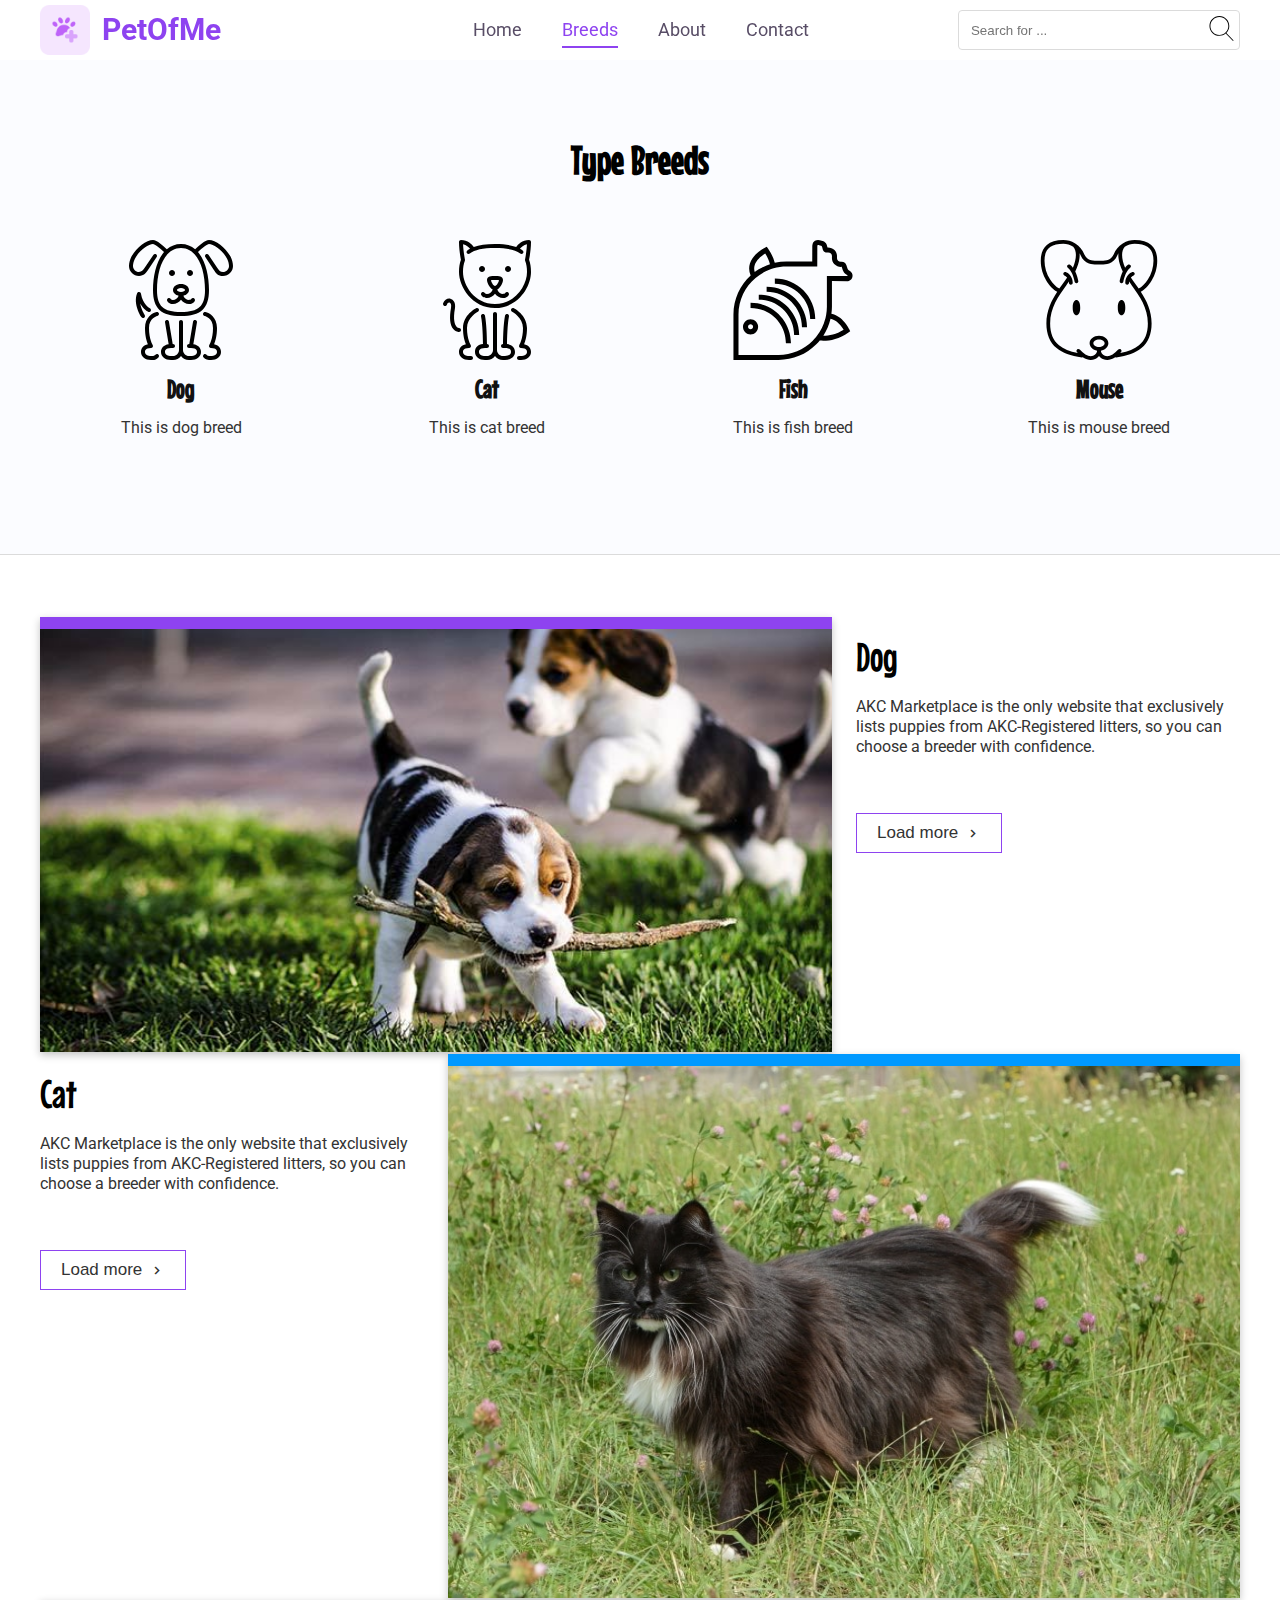
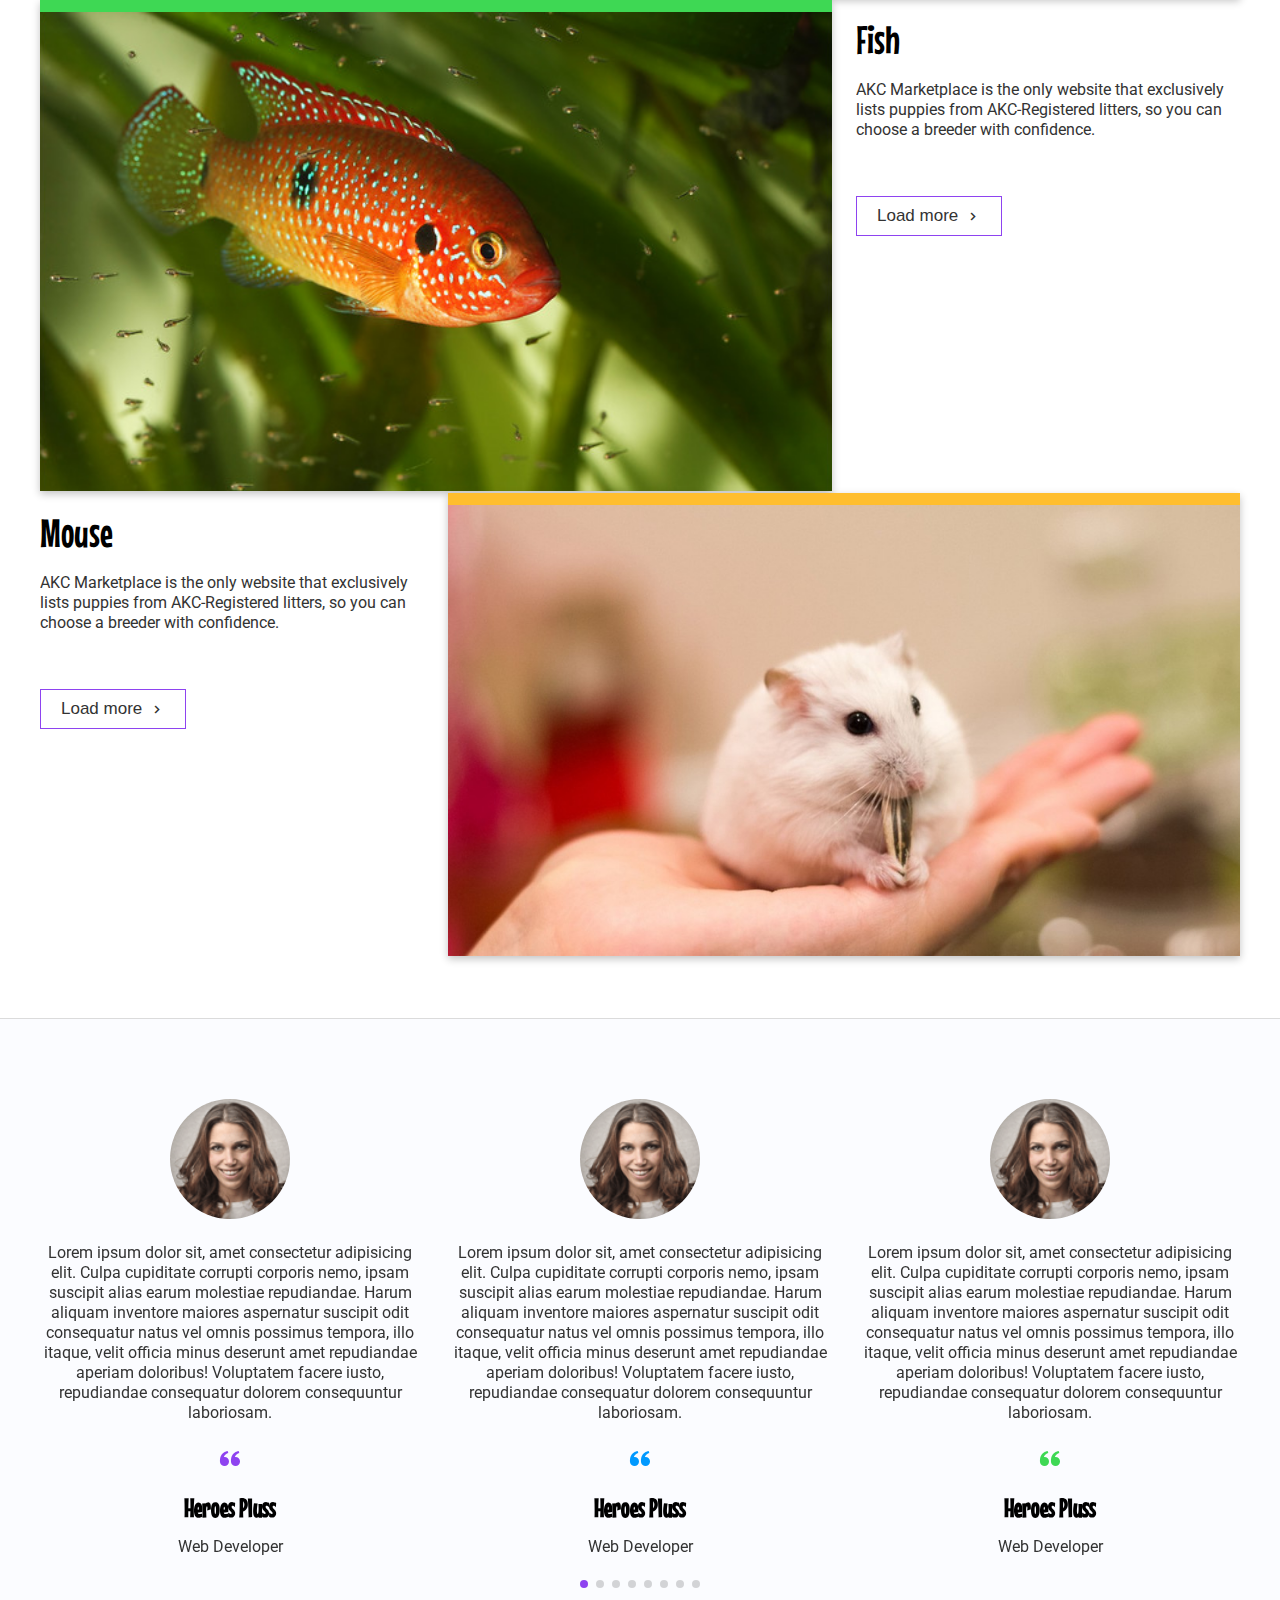
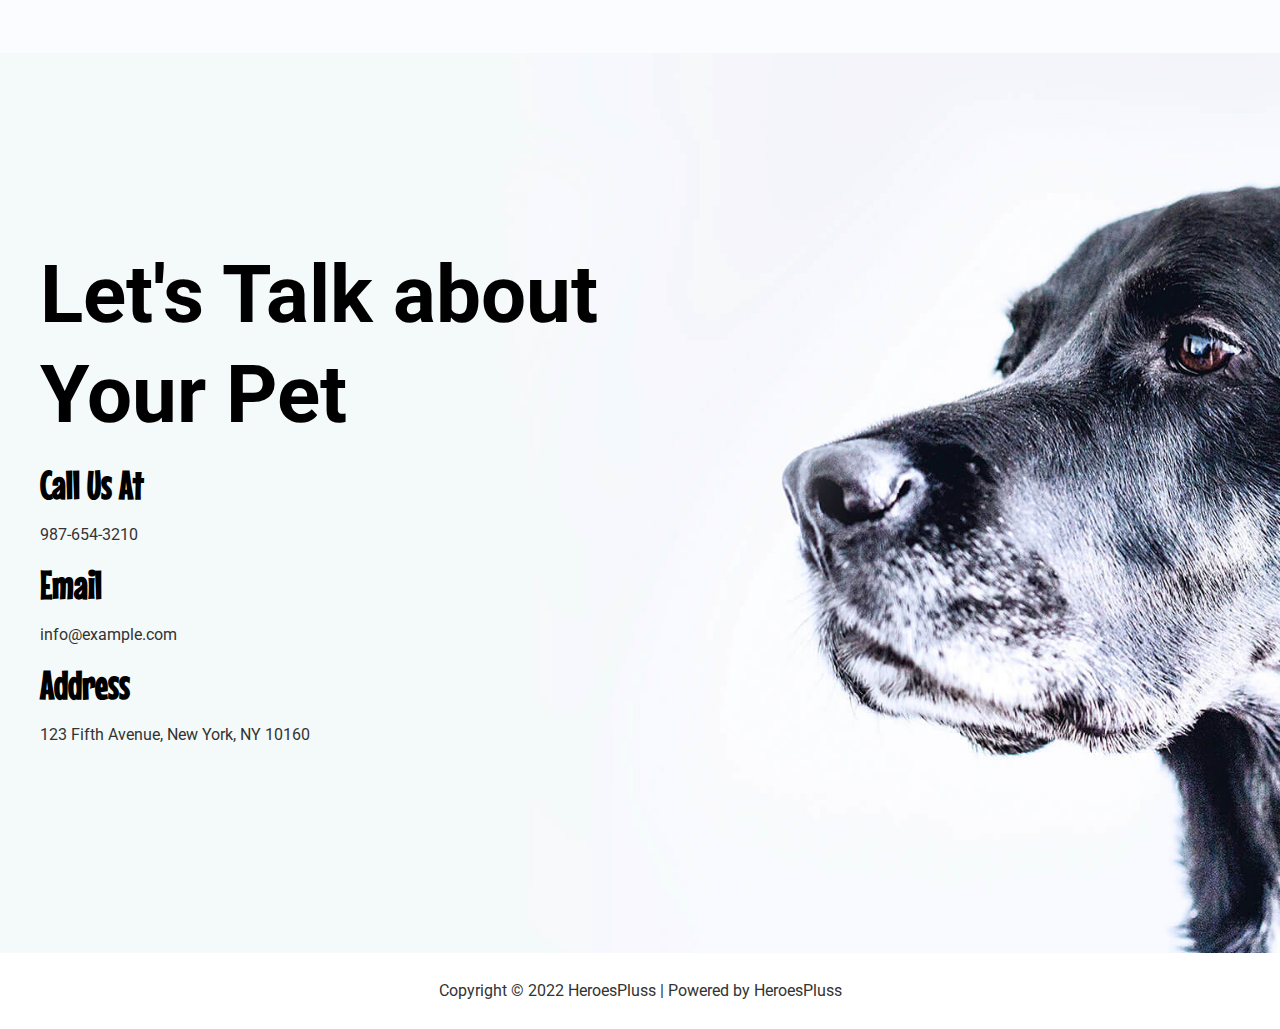
<file: type-breeds.html>
<!DOCTYPE html>
<html lang="en">
<head>
    <meta charset="UTF-8">
    <meta http-equiv="X-UA-Compatible" content="IE=edge">
    <meta name="viewport" content="width=device-width, initial-scale=1.0">

    <!-- Font -->
    <link href="https://fonts.googleapis.com/css2?family=Roboto:wght@300;400;500;700&display=swap" rel="stylesheet">
    <link href="https://fonts.googleapis.com/css2?family=Mouse+Memoirs&display=swap" rel="stylesheet">

    <!-- Icon -->
    <link href='https://unpkg.com/boxicons@2.1.2/css/boxicons.min.css' rel='stylesheet'>

    <!-- Swiper's CSS -->
    <link
      rel="stylesheet"
      href="./assets/css/swiper-bundle.min.css"
    />

    <link rel="stylesheet" type="text/css" href="./assets/css/base.css">
    <link rel="stylesheet" type="text/css" href="./assets/css/grid.css">
    <link rel="stylesheet" type="text/css" href="./assets/css/style.css">
    <link rel="stylesheet" type="text/css" href="./assets/css/responsive.css">

    <title>All breeds</title>
</head>
<body>
    <!-- Header -->
    <header class="header background-transparent header__even">
        <div class="grid wide">
            <div class="row">
                <!-- Logo -->
                <div class="col l-4 m-6 c-6 logo">
                    <a href="./" class="logo__link">
                        <img src="./assets/img/pet-care.png" height="50" />
                        <h1>PetOfMe</h1>
                    </a>
                </div>

                <div class="col l-5 m-6 c-6 menu">
                    <nav class="navbar">
                        <div class="navbar__icon menu__even">
                            <svg width="25" version="1.1" id="Capa_1" xmlns="http://www.w3.org/2000/svg" xmlns:xlink="http://www.w3.org/1999/xlink" x="0px" y="0px"
                            viewBox="0 0 384.97 384.97" style="enable-background:new 0 0 384.97 384.97;" xml:space="preserve">
                            <g>
                                <g id="Menu">
                                    <path d="M12.03,84.212h360.909c6.641,0,12.03-5.39,12.03-12.03c0-6.641-5.39-12.03-12.03-12.03H12.03
                                        C5.39,60.152,0,65.541,0,72.182C0,78.823,5.39,84.212,12.03,84.212z"/>
                                    <path d="M372.939,180.455H12.03c-6.641,0-12.03,5.39-12.03,12.03s5.39,12.03,12.03,12.03h360.909c6.641,0,12.03-5.39,12.03-12.03
                                        S379.58,180.455,372.939,180.455z"/>
                                    <path d="M372.939,300.758H12.03c-6.641,0-12.03,5.39-12.03,12.03c0,6.641,5.39,12.03,12.03,12.03h360.909
                                        c6.641,0,12.03-5.39,12.03-12.03C384.97,306.147,379.58,300.758,372.939,300.758z"/>
                                </g>
                            </g>
                            </svg>
                        </div>
                            <!-- Menu -->
                        <ul class="list hide-on-mobile-tablet list__even">
                            <button type="button" class="btn__close hide close-menu__even">
                                <svg xmlns="http://www.w3.org/2000/svg" width="40" height="40" viewBox="0 0 24 24"><g fill="#fff" class="color000 svgShape" data-name="Layer 2"><g class="color000 svgShape" data-name="close"><rect width="24" height="24" class="color000 svgShape" opacity="0" transform="rotate(180 12 12)"/><path d="M13.41 12l4.3-4.29a1 1 0 1 0-1.42-1.42L12 10.59l-4.29-4.3a1 1 0 0 0-1.42 1.42l4.3 4.29-4.3 4.29a1 1 0 0 0 0 1.42 1 1 0 0 0 1.42 0l4.29-4.3 4.29 4.3a1 1 0 0 0 1.42 0 1 1 0 0 0 0-1.42z" class="color000 svgShape"/></g></g></svg>
                            </button>
                            <li class="list__item"><a href="./" class="list__item-link">Home</a></li>
                            <li class="list__item"><a href="./type-breeds.html" class="list__item-link active">Breeds</a></li>
                            <li class="list__item"><a href="./about.html" class="list__item-link">About</a></li>
                            <li class="list__item"><a href="./contact.html" class="list__item-link">Contact</a></li>
                        </ul>
                    </nav>
                </div>

                <!-- Form search -->
                <div class="col l-3 m-12 c-12 form">
                    <form action="#" class="search">
                        <input type="text" placeholder="Search for ..." class="search__value">
                        <button type="submit" class="search__btn">
                            <svg width="25" version="1.1" id="Capa_1" xmlns="http://www.w3.org/2000/svg" xmlns:xlink="http://www.w3.org/1999/xlink"
                            viewBox="0 0 52.966 52.966" style="enable-background:new 0 0 52.966 52.966;" xml:space="preserve">
                                <path d="M51.704,51.273L36.845,35.82c3.79-3.801,6.138-9.041,6.138-14.82c0-11.58-9.42-21-21-21s-21,9.42-21,21s9.42,21,21,21
                                c5.083,0,9.748-1.817,13.384-4.832l14.895,15.491c0.196,0.205,0.458,0.307,0.721,0.307c0.25,0,0.499-0.093,0.693-0.279
                                C52.074,52.304,52.086,51.671,51.704,51.273z M21.983,40c-10.477,0-19-8.523-19-19s8.523-19,19-19s19,8.523,19,19
                                S32.459,40,21.983,40z"/>
                            </svg>
                        </button>
                    </form>
                </div>
            </div>
        </div>
    </header> <!-- End header  -->

    <!-- Main -->
    <main class="main">
        <!-- Type breed 1 -->
        <section class="section-background section-padding border-bottom">
            <h2 class="title title-big text-center">Type Breeds</h2>
            <div class="mt-6x">
                <div class="grid wide">
                    <div class="row justify-center">
                        <a href="./list-breed.html" class="col l-3 m-4 c-6 mb-4x type-breed__link">
                            <div class="box-2">
                                <div>
                                    <svg class="div-center" width="120" height="120" version="1.1" id="Layer_1" xmlns="http://www.w3.org/2000/svg" xmlns:xlink="http://www.w3.org/1999/xlink" x="0px" y="0px" viewBox="0 0 512 512" style="enable-background:new 0 0 512 512;" xml:space="preserve">
                                        <g>
                                            <g>
                                                <g>
                                                    <path d="M115.652,306.304c4.181,2.074,9.284,0.401,11.401-3.789c2.125-4.181,0.444-9.31-3.729-11.46
                                                        c-1.237-0.64-30.455-16.171-38.11-62.063c-0.623-3.772-3.686-6.664-7.501-7.074c-3.9-0.435-7.415,1.766-8.841,5.308
                                                        c-18.517,46.31,16.401,99.533,17.894,101.777c1.638,2.466,4.352,3.797,7.1,3.797c1.621,0,3.268-0.469,4.727-1.434
                                                        c3.917-2.611,4.983-7.902,2.381-11.827c-0.213-0.324-14.66-22.417-19.115-48.435C95.898,296.132,114.551,305.749,115.652,306.304
                                                        z"/>
                                                    <path d="M155.273,324.096c4.617-0.922,7.62-5.419,6.699-10.035c-0.93-4.617-5.376-7.62-10.044-6.69
                                                        c-17.126,3.422-49.528,22.067-49.528,68.096c0,33.399,6.997,56.568,12.399,69.453c-18.68,3.627-29.466,15.377-29.466,32.947
                                                        C85.333,497.647,103.279,512,128,512h8.533c14.148,0,22.852-10.607,23.791-11.81c2.901-3.712,2.244-9.079-1.476-11.981
                                                        c-3.712-2.91-9.079-2.236-11.972,1.468c-0.043,0.06-4.378,5.257-10.342,5.257H128c-12.723,0-25.6-5.862-25.6-17.067
                                                        c0-4.224,0-17.067,25.6-17.067c3.132,0,5.999-1.732,7.492-4.489c1.493-2.756,1.34-6.118-0.367-8.738
                                                        c-0.162-0.247-15.659-24.559-15.659-72.107C119.467,332.194,153.856,324.403,155.273,324.096z"/>
                                                    <path d="M397.201,444.919c5.402-12.885,12.399-36.053,12.399-69.453c0-46.029-32.401-64.674-49.527-68.096
                                                        c-4.625-0.913-9.114,2.065-10.044,6.69c-0.922,4.617,2.082,9.114,6.699,10.035c1.468,0.299,35.806,7.672,35.806,51.371
                                                        c0,47.548-15.497,71.859-15.633,72.064c-1.741,2.62-1.911,5.99-0.427,8.764c1.485,2.773,4.378,4.506,7.526,4.506
                                                        c25.6,0,25.6,12.843,25.6,17.067c0,11.204-12.877,17.067-25.6,17.067h-8.533c-5.888,0-10.223-5.111-10.394-5.316
                                                        c-2.91-3.644-8.226-4.292-11.921-1.408c-3.721,2.901-4.378,8.269-1.476,11.981c0.939,1.203,9.643,11.81,23.791,11.81H384
                                                        c24.73,0,42.667-14.353,42.667-34.133C426.667,460.297,415.881,448.546,397.201,444.919z"/>
                                                    <path d="M308.634,444.382l15.514-93.107c0.776-4.651-2.364-9.045-7.014-9.822c-4.668-0.768-9.045,2.364-9.813,7.006
                                                        l-15.881,95.275h-1.306c-4.719,0-8.533,3.823-8.533,8.533c0,4.71,3.814,8.533,8.533,8.533h8.533c25.6,0,25.6,12.843,25.6,17.067
                                                        c0,11.204-12.877,17.067-25.6,17.067h-8.533c-14.114,0-25.6-11.486-25.6-25.6V349.867c0-4.71-3.814-8.533-8.533-8.533
                                                        c-4.719,0-8.533,3.823-8.533,8.533v119.467c0,14.114-11.486,25.6-25.6,25.6h-8.533c-12.723,0-25.6-5.862-25.6-17.067
                                                        c0-4.224,0-17.067,25.6-17.067h8.533c4.719,0,8.533-3.823,8.533-8.533c0-4.71-3.814-8.533-8.533-8.533h-1.306l-15.88-95.275
                                                        c-0.759-4.642-5.154-7.774-9.813-7.006c-4.651,0.777-7.791,5.171-7.014,9.822l15.514,93.107
                                                        c-20.668,2.859-32.7,14.925-32.7,33.485c0,19.78,17.946,34.133,42.667,34.133h8.533c13.943,0,26.342-6.724,34.133-17.092
                                                        C263.791,505.276,276.19,512,290.133,512h8.533c24.73,0,42.667-14.353,42.667-34.133
                                                        C341.333,459.307,329.301,447.241,308.634,444.382z"/>
                                                    <path d="M468.429,72.986C449.673,35.465,404.489,0,375.467,0c-16.478,0-44.834,25.549-59.076,39.475
                                                        C299.93,25.37,279.893,17.067,256,17.067s-43.93,8.303-60.39,22.409C181.367,25.549,153.011,0,136.533,0
                                                        c-29.022,0-74.206,35.465-92.962,72.986c-5.649,11.281-9.438,26.53-9.438,37.948c0,23.526,19.14,42.667,42.667,42.667
                                                        c21.205,0,30.694-13.943,38.306-25.148c0.93-1.357,1.852-2.722,2.927-4.25l34.133-51.2c2.62-3.925,1.562-9.225-2.364-11.836
                                                        c-3.942-2.628-9.225-1.562-11.836,2.364l-34.005,51.012c-1.007,1.425-1.988,2.867-2.97,4.309
                                                        c-7.672,11.298-12.587,17.681-24.192,17.681c-14.114,0-25.6-11.486-25.6-25.6c0-8.866,3.14-21.333,7.637-30.319
                                                        c16.811-33.63,57.455-63.548,77.696-63.548c7.279,0,28.945,16.947,47.01,34.509c-32.06,37.274-47.01,99.678-47.01,161.758
                                                        c0,78.788,34.611,110.933,119.467,110.933s119.467-32.145,119.467-110.933c0-62.089-14.95-124.484-47.01-161.758
                                                        c18.065-17.562,39.723-34.509,47.01-34.509c20.241,0,60.885,29.918,77.705,63.548c4.489,8.986,7.629,21.453,7.629,30.319
                                                        c0,14.114-11.486,25.6-25.6,25.6c-12.023,0-16.768-6.315-24.772-18.406l-36.395-54.596c-2.611-3.925-7.91-4.992-11.836-2.364
                                                        c-3.925,2.611-4.983,7.91-2.364,11.836l36.361,54.545c8.09,12.211,17.246,26.052,39.006,26.052
                                                        c23.526,0,42.667-19.14,42.667-42.667C477.867,99.516,474.078,84.267,468.429,72.986z M358.4,213.333
                                                        c0,69.308-26.803,93.867-102.4,93.867s-102.4-24.559-102.4-93.867c0-89.199,31.667-179.2,102.4-179.2
                                                        S358.4,124.134,358.4,213.333z"/>
                                                    <path d="M299.614,252.092c-1.459,2.842-7.159,3.874-9.481,3.908c-9.992,0-20.318-8.508-24.047-18.287
                                                        c14.029-3.174,24.047-12.689,24.047-24.38c0-14.353-14.993-25.6-34.133-25.6s-34.133,11.247-34.133,25.6
                                                        c0,11.691,10.018,21.205,24.047,24.38C242.193,247.492,231.868,256,221.926,256c-2.449-0.034-8.03-1.067-9.591-4.002
                                                        c-2.21-4.164-7.373-5.743-11.537-3.533s-5.751,7.373-3.533,11.537c6.741,12.698,22.793,13.065,24.602,13.065
                                                        c13.252,0,26.069-7.569,34.133-18.398c8.064,10.829,20.881,18.398,34.133,18.398c1.826,0,18.057-0.375,24.653-13.158
                                                        c2.159-4.19,0.512-9.335-3.678-11.494S301.781,247.893,299.614,252.092z M256,221.867c-10.257,0-17.067-5.137-17.067-8.533
                                                        c0-3.396,6.81-8.533,17.067-8.533c10.419,0,17.067,5.052,17.067,8.533C273.067,216.815,266.419,221.867,256,221.867z"/>
                                                    <path d="M294.4,153.6c7.057,0,12.8-5.743,12.8-12.8s-5.743-12.8-12.8-12.8c-7.057,0-12.8,5.743-12.8,12.8
                                                        S287.343,153.6,294.4,153.6z"/>
                                                    <path d="M217.6,153.6c7.057,0,12.8-5.743,12.8-12.8s-5.743-12.8-12.8-12.8s-12.8,5.743-12.8,12.8S210.543,153.6,217.6,153.6z"/>
                                                </g>
                                            </g>
                                        </g>
                                    </svg>
                                </div>
                                <h3 class="title title-small text-center">Dog</h3>
                                <p class="paragraph text-center">This is dog breed</p>
                            </div>
                        </a>
                        <a href="./list-breed.html" class="col l-3 m-4 c-6 mb-4x type-breed__link">
                            <div class="box-2">
                                <div>
                                    <svg class="div-center" width="120" height="120" version="1.1" id="Layer_1" xmlns="http://www.w3.org/2000/svg" xmlns:xlink="http://www.w3.org/1999/xlink" x="0px" y="0px" viewBox="0 0 512 512" style="enable-background:new 0 0 512 512;" xml:space="preserve">
                                        <g>
                                            <g>
                                                <g>
                                                    <path d="M443.736,8.533c0-4.71-3.823-8.533-8.533-8.533c-28.996,0-47.002,19.328-54.579,29.696
                                                        c-22.63-8.482-52.096-12.629-90.487-12.629c-38.391,0-67.857,4.147-90.487,12.629C192.071,19.337,174.066,0,145.07,0
                                                        c-4.71,0-8.533,3.823-8.533,8.533c0,30.293,6.4,66.364,8.226,76.041c-5.606,15.266-8.226,31.855-8.226,51.959
                                                        c0,62.78,54.699,153.6,153.6,153.6s153.6-90.82,153.6-153.6c0-20.19-2.62-36.787-8.226-51.968
                                                        C437.336,74.871,443.736,38.818,443.736,8.533z M290.136,273.067c-87.91,0-136.533-80.725-136.533-136.533
                                                        c0-18.935,2.526-34.219,7.945-48.094c0.597-1.519,0.742-3.174,0.418-4.779c-0.068-0.384-6.895-34.799-8.166-65.749
                                                        c14.464,2.85,24.414,12.279,29.909,19.038c-4.122,2.304-8.038,4.762-11.58,7.492c-3.729,2.884-4.412,8.243-1.527,11.972
                                                        s8.243,4.42,11.972,1.527c21.009-16.239,55.194-23.808,107.563-23.808c52.386,0,86.571,7.569,107.58,23.825
                                                        c1.553,1.203,3.388,1.784,5.214,1.784c2.551,0,5.069-1.135,6.758-3.311c2.884-3.729,2.202-9.088-1.527-11.972
                                                        c-3.541-2.739-7.458-5.188-11.588-7.509c5.53-6.733,15.531-16.171,29.892-19.029c-1.271,30.925-8.09,65.357-8.158,65.741
                                                        c-0.324,1.604-0.179,3.268,0.418,4.796c5.495,13.952,7.945,28.783,7.945,48.077C426.67,192.341,378.047,273.067,290.136,273.067z
                                                        "/>
                                                    <path d="M414.271,444.919c5.402-12.885,12.399-36.053,12.399-69.453c0-55.834-53.632-83.294-55.919-84.437
                                                        c-4.224-2.116-9.327-0.393-11.435,3.806c-2.108,4.207-0.41,9.336,3.789,11.46c0.461,0.23,46.498,24.004,46.498,69.171
                                                        c0,47.548-15.496,71.859-15.633,72.064c-1.749,2.62-1.911,5.982-0.427,8.764c1.485,2.773,4.378,4.506,7.526,4.506
                                                        c25.6,0,25.6,12.843,25.6,17.067c0,11.204-12.877,17.067-25.6,17.067h-8.533c-4.71,0-8.533,3.823-8.533,8.533
                                                        s3.823,8.533,8.533,8.533h8.533c24.721,0,42.667-14.353,42.667-34.133C443.736,460.297,432.95,448.546,414.271,444.919z"/>
                                                    <path d="M187.736,494.933h-8.533c-12.723,0-25.6-5.862-25.6-17.067c0-4.224,0-17.067,25.6-17.067
                                                        c3.132,0,5.999-1.732,7.492-4.489c1.493-2.756,1.34-6.118-0.367-8.738c-0.162-0.247-15.659-24.559-15.659-72.107
                                                        c0-45.167,46.037-68.941,46.481-69.163c4.216-2.116,5.931-7.236,3.814-11.452c-2.108-4.216-7.219-5.931-11.443-3.823
                                                        c-2.287,1.143-55.919,28.604-55.919,84.437c0,33.399,6.997,56.568,12.399,69.453c-18.68,3.627-29.466,15.377-29.466,32.947
                                                        c0,19.78,17.946,34.133,42.667,34.133h8.533c4.71,0,8.533-3.823,8.533-8.533S192.447,494.933,187.736,494.933z"/>
                                                    <path d="M145.07,384c0-4.71-3.823-8.533-8.533-8.533c-0.051,0-5.854-0.401-11.204-6.81c-6.135-7.356-15.07-27.128-5.999-76.996
                                                        c4.352-23.936-7.006-38.246-19.405-41.421c-10.863-2.816-25.284,2.321-31.224,20.13c-1.493,4.471,0.93,9.301,5.402,10.795
                                                        c4.471,1.502,9.301-0.93,10.795-5.402c2.159-6.485,6.468-10.086,10.795-8.994c4.975,1.28,9.242,8.653,6.844,21.837
                                                        c-7.859,43.247-4.599,73.856,9.685,90.982c10.505,12.578,22.929,12.945,24.311,12.945C141.247,392.533,145.07,388.71,145.07,384z
                                                        "/>
                                                    <path d="M341.396,444.211c0.247-22.144,1.553-84.497,8.303-118.272c0.93-4.617-2.065-9.114-6.69-10.035
                                                        c-4.651-0.93-9.122,2.074-10.035,6.69c-7.117,35.533-8.405,98.364-8.644,121.139h-0.06c-4.71,0-8.533,3.823-8.533,8.533
                                                        c0,4.71,3.823,8.533,8.533,8.533h8.533c25.6,0,25.6,12.843,25.6,17.067c0,11.204-12.877,17.067-25.6,17.067h-8.533
                                                        c-14.114,0-25.6-11.486-25.6-25.6v-153.6c0-4.71-3.823-8.533-8.533-8.533c-4.71,0-8.533,3.823-8.533,8.533v153.6
                                                        c0,14.114-11.486,25.6-25.6,25.6h-8.533c-12.723,0-25.6-5.862-25.6-17.067c0-4.224,0-17.067,25.6-17.067h8.533
                                                        c4.71,0,8.533-3.823,8.533-8.533c0-4.71-3.823-8.533-8.533-8.533h-0.06c-0.239-22.775-1.536-85.606-8.644-121.139
                                                        c-0.913-4.617-5.376-7.612-10.035-6.69c-4.625,0.922-7.62,5.419-6.699,10.035c6.758,33.775,8.064,96.128,8.311,118.272
                                                        c-21.504,2.5-34.074,14.686-34.074,33.655c0,19.78,17.946,34.133,42.667,34.133h8.533c13.943,0,26.342-6.724,34.133-17.092
                                                        C297.927,505.276,310.326,512,324.27,512h8.533c24.721,0,42.667-14.353,42.667-34.133
                                                        C375.47,458.897,362.9,446.711,341.396,444.211z"/>
                                                    <path d="M345.603,110.933c-7.057,0-12.8,5.743-12.8,12.8s5.743,12.8,12.8,12.8s12.8-5.743,12.8-12.8
                                                        S352.66,110.933,345.603,110.933z"/>
                                                    <path d="M247.47,123.733c0-7.057-5.743-12.8-12.8-12.8s-12.8,5.743-12.8,12.8s5.743,12.8,12.8,12.8S247.47,130.79,247.47,123.733
                                                        z"/>
                                                    <path d="M345.244,222.814c-4.198-2.159-9.335-0.512-11.494,3.678c-1.468,2.842-7.168,3.874-9.481,3.908
                                                        c-10.385,0-21.154-9.182-24.474-19.439c15.019-7.33,24.474-30.046,24.474-40.294c0-17.067-18.927-17.067-34.133-17.067
                                                        c-15.206,0-34.133,0-34.133,17.067c0,10.249,9.455,32.964,24.474,40.294c-3.319,10.257-14.089,19.439-24.474,19.439
                                                        c-1.212,0-7.731-0.708-9.583-4.096c-2.261-4.13-7.441-5.649-11.58-3.388c-4.13,2.261-5.658,7.441-3.388,11.58
                                                        c6.895,12.604,22.767,12.971,24.55,12.971c13.252,0,26.069-7.569,34.133-18.398c8.064,10.829,20.881,18.398,34.133,18.398
                                                        c1.826,0,18.057-0.375,24.653-13.158C351.081,230.118,349.434,224.973,345.244,222.814z M290.136,196.267
                                                        c-7.04,0-16.154-17.015-17.007-24.576c3.217-1.024,11.392-1.024,17.007-1.024s13.798,0,17.007,1.024
                                                        C306.315,179.217,297.185,196.267,290.136,196.267z"/>
                                                </g>
                                            </g>
                                        </g>
                                    </svg>
                                </div>
                                <h3 class="title title-small text-center">Cat</h3>
                                <p class="paragraph text-center">This is cat breed</p>
                            </div>
                        </a>
                        <a href="./list-breed.html" class="col l-3 m-4 c-6 mb-4x type-breed__link">
                            <div class="box-2">
                                <div>
                                    <svg class="div-center" width="120" height="120" version="1.1" id="Capa_1" xmlns="http://www.w3.org/2000/svg" xmlns:xlink="http://www.w3.org/1999/xlink" x="0px" y="0px" viewBox="0 0 47.518 47.518" style="enable-background:new 0 0 47.518 47.518;" xml:space="preserve">
                                        <g>
                                            <path d="M9.071,32.26c-1.171-1.168-3.073-1.168-4.242,0c-0.566,0.566-0.879,1.32-0.879,2.122c0,0.801,0.313,1.555,0.879,2.121
                                                c0.585,0.585,1.353,0.877,2.121,0.877s1.536-0.292,2.121-0.877c0.566-0.566,0.879-1.32,0.879-2.121
                                                C9.95,33.58,9.638,32.827,9.071,32.26L9.071,32.26z M7.657,35.089c-0.391,0.391-1.023,0.391-1.414,0
                                                c-0.188-0.189-0.293-0.44-0.293-0.707c0-0.268,0.104-0.518,0.293-0.707c0.195-0.195,0.451-0.292,0.707-0.292
                                                s0.512,0.097,0.707,0.292v0.001c0.189,0.188,0.293,0.438,0.293,0.706C7.95,34.648,7.846,34.899,7.657,35.089z"/>
                                            <path d="M47.292,13.687c-0.151-0.735-0.641-1.353-1.309-1.648c-0.451-0.201-0.619-0.661-0.844-1.394
                                                c-0.229-0.752-0.646-2.142-2.22-2.008c-0.533,0.053-1.001-0.099-1.321-0.418c-0.319-0.319-0.468-0.789-0.418-1.321
                                                c0.105-1.136-0.248-2.173-0.996-2.922c-0.706-0.705-1.671-1.046-2.782-1.008c-0.013-0.063-0.026-0.133-0.037-0.192
                                                c-0.143-0.756-0.438-2.314-2.612-2.607c-0.384-0.122-1.437-0.376-2.311,0.16c-0.417,0.257-0.936,0.782-1.045,1.927l-0.023,6.263
                                                h-10.21c-1.59,0-3.132,0.193-4.622,0.53c-0.534-2.012-1.418-3.916-2.68-5.658l-0.496-0.685L12.608,3.08
                                                c-0.19,0.094-4.669,2.353-5.904,6.238c-0.5,1.571-0.405,3.168,0.279,4.76c-4.171,3.838-6.805,9.323-6.805,15.424v18.015h17.876
                                                c5.643,0,10.947-2.197,14.937-6.188c0.484-0.484,0.94-0.99,1.371-1.511c0.44,0.036,0.896,0.062,1.386,0.062
                                                c2.821,0,6.408-0.692,9.973-3.275l0.685-0.496l-0.376-0.758c-0.115-0.233-2.686-5.299-7.065-6.105
                                                c0.126-0.94,0.214-1.889,0.213-2.853v-10.15l6.317,0.059l0.08-0.013c0.455-0.07,0.863-0.287,1.183-0.629l0.003-0.003
                                                C47.241,15.139,47.439,14.402,47.292,13.687z M8.604,12.705c-0.289-0.939-0.286-1.855,0.005-2.773
                                                c0.708-2.237,2.954-3.888,4.141-4.629c0.859,1.338,1.491,2.768,1.889,4.267c-0.904,0.297-1.774,0.663-2.62,1.075
                                                c-0.205,0.099-0.414,0.191-0.615,0.297c-0.28,0.148-0.549,0.311-0.822,0.47c-0.279,0.163-0.556,0.327-0.827,0.503
                                                c-0.246,0.16-0.485,0.327-0.723,0.497C8.89,12.512,8.742,12.601,8.604,12.705z M38.613,31.205c2.521,0.471,4.392,3.002,5.193,4.287
                                                c-2.886,1.858-5.741,2.382-8.029,2.387c1.301-1.999,2.233-4.197,2.79-6.511C38.581,31.313,38.6,31.26,38.613,31.205z M45.295,14.3
                                                l-8.117-0.074v12.168c0,1.157-0.116,2.295-0.315,3.41l-0.026,0.141c-0.057,0.302-0.126,0.603-0.198,0.902
                                                c-0.031,0.129-0.063,0.257-0.096,0.385c-0.657,2.502-1.826,4.876-3.432,6.928l-0.387,0.494c-0.364,0.434-0.741,0.858-1.146,1.263
                                                c-3.612,3.612-8.415,5.602-13.523,5.602H2.178V29.503c0-5.809,2.629-11.01,6.752-14.496c1.563-1.32,3.298-2.366,5.182-3.117
                                                c0.015-0.006,0.03-0.01,0.044-0.016c0.621-0.246,1.258-0.46,1.91-0.641c1.625-0.454,3.33-0.716,5.099-0.716h12.202l0.026-8.159
                                                c0.021-0.214,0.074-0.312,0.098-0.326c0.099-0.062,0.445-0.037,0.677,0.048l0.25,0.062c0.81,0.09,0.854,0.32,0.982,1.006
                                                c0.104,0.541,0.378,1.975,2.049,1.824c0.531-0.05,1.001,0.099,1.322,0.418c0.319,0.32,0.468,0.79,0.418,1.322
                                                c-0.105,1.136,0.248,2.173,0.996,2.921c0.726,0.725,1.733,1.074,2.838,1.003c0.067,0.145,0.147,0.406,0.205,0.593
                                                c0.249,0.816,0.626,2.05,1.943,2.637c0.095,0.042,0.146,0.144,0.162,0.225c0.009,0.041,0.021,0.143-0.039,0.208L45.295,14.3z
                                                M45.431,14.453v-0.028l0.597,0.553L45.431,14.453z"/>
                                            <path d="M6.95,24.896v2c7.72,0,14,6.28,14,14h2C22.95,32.074,15.772,24.896,6.95,24.896z"/>
                                            <path d="M10.205,21.642v2c7.72,0,14,6.28,14,14h2C26.205,28.819,19.027,21.642,10.205,21.642z"/>
                                            <path d="M13.314,18.532v2c7.72,0,14,6.28,14,14h2C29.314,25.71,22.137,18.532,13.314,18.532z"/>
                                            <path d="M16.569,15.277v2c7.72,0,14,6.28,14,14h2C32.569,22.455,25.392,15.277,16.569,15.277z"/>
                                        </g>
                                    </svg>
                                </div>
                                <h3 class="title title-small text-center">Fish</h3>
                                <p class="paragraph text-center">This is fish breed</p>
                            </div>
                        </a>
                        <a href="./list-breed.html" class="col l-3 m-4 c-6 mb-4x type-breed__link">
                            <div class="box-2">
                                <div>
                                    <svg class="div-center" width="120" height="120" version="1.1" id="Capa_1" xmlns="http://www.w3.org/2000/svg" xmlns:xlink="http://www.w3.org/1999/xlink" x="0px" y="0px" viewBox="0 0 512.036 512.036" style="enable-background:new 0 0 512.036 512.036;" xml:space="preserve">
                                        <g>
                                            <path d="M504.517,88.067c0-29.687-8.684-52.259-25.811-67.088C462.629,7.059,438.952,0,408.334,0
                                                c-17.675,0-34.568,4.96-49.204,13.834c-1.17,0.368-2.274,1.004-3.208,1.924c-0.092,0.091-0.176,0.19-0.267,0.282
                                                c-15.911,10.595-28.857,25.97-36.761,44.73c0,0.001-0.001,0.002-0.002,0.003c-12.731,27.852-35.61,27.641-57.728,27.441
                                                c-1.752-0.016-3.471-0.032-5.148-0.032s-3.396,0.016-5.148,0.032c-22.114,0.198-44.997,0.411-57.728-27.441
                                                c0-0.001-0.001-0.002-0.002-0.003c-7.904-18.76-20.85-34.134-36.761-44.73c-0.092-0.092-0.175-0.191-0.267-0.282
                                                c-0.934-0.919-2.038-1.555-3.207-1.923C138.27,4.96,121.376,0,103.701,0C73.084,0,49.407,7.059,33.329,20.979
                                                C16.202,35.808,7.518,58.38,7.518,88.067c0,64.047,39.273,116.037,70.2,132.604c-24.853,37.985-46.151,81.308-46.151,135.431
                                                c0,45.622,14.629,81.022,43.482,105.219c24.781,20.782,60.05,33.78,107.824,39.737c0.336,0.042,0.669,0.063,1,0.063
                                                c0.95,0,1.868-0.173,2.725-0.486c13.11,8.683,24.686,11.402,34.036,11.402c6.525,0,11.97-1.324,16.094-2.865
                                                c7.755-2.899,14.462-8.041,19.289-14.304c4.827,6.263,11.534,11.405,19.289,14.304c4.125,1.542,9.567,2.865,16.094,2.865
                                                c9.349,0,20.924-2.72,34.032-11.401c0.856,0.312,1.774,0.486,2.724,0.486c0.33,0,0.664-0.021,1-0.063
                                                c47.775-5.957,83.046-18.955,107.827-39.736c28.854-24.197,43.484-59.598,43.484-105.22c0-54.124-21.298-97.447-46.151-135.431
                                                C465.244,204.104,504.517,152.114,504.517,88.067z M256.018,456.949c-13.045,0-24.066-7.35-24.066-16.05
                                                c0-8.7,11.021-16.05,24.066-16.05s24.066,7.35,24.066,16.05C280.084,449.599,269.063,456.949,256.018,456.949z M426.702,449.063
                                                c-18.96,15.9-45.273,26.812-80.065,33.153c1.194-1.286,2.393-2.611,3.602-4.002c2.898-3.335,2.544-8.388-0.791-11.286
                                                c-3.334-2.898-8.387-2.544-11.286,0.791c-19.954,22.96-40.822,32.608-57.253,26.465c-10.971-4.101-16.891-13.993-16.891-21.217
                                                v-0.66c18.272-2.974,32.066-15.925,32.066-31.407c0-17.672-17.974-32.05-40.066-32.05s-40.066,14.378-40.066,32.05
                                                c0,15.481,13.794,28.433,32.066,31.407v0.66c0,7.225-5.92,17.116-16.891,21.217c-16.43,6.142-37.3-3.504-57.253-26.465
                                                c-2.898-3.334-7.951-3.689-11.286-0.791c-3.335,2.898-3.689,7.951-0.791,11.286c1.209,1.391,2.408,2.716,3.602,4.002
                                                c-34.793-6.341-61.105-17.254-80.066-33.154c-25.411-21.311-37.764-51.718-37.764-92.959c0-67.462,35.158-116.227,69.158-163.385
                                                c3.776-5.238,7.413-10.293,10.965-15.313c0.171,1.581,0.215,3.216,0.097,4.903c-0.308,4.408,3.016,8.23,7.424,8.537
                                                c0.189,0.013,0.377,0.02,0.565,0.02c4.165,0,7.678-3.226,7.972-7.444c1.759-25.221-18.997-44.221-30.154-46.914
                                                c-4.292-1.035-8.603,1.603-9.643,5.894s1.6,8.615,5.889,9.66c1.856,0.452,6.278,3.416,10.276,8.253
                                                c-5.206,7.551-10.634,15.092-16.369,23.047c-5.618,7.793-11.36,15.763-17.031,23.962c-12.742-6.25-27.682-20.993-39.095-38.829
                                                c-15.543-24.292-24.104-52.854-24.104-80.426C23.518,38.9,48.997,16,103.701,16c15.258,0,29.835,4.452,42.35,12.404
                                                c17.58,19.115,13.008,57.089-1.425,89.613c-3.504-4.553-7.494-8.719-12.034-12.17c-3.519-2.673-8.537-1.989-11.21,1.528
                                                c-2.674,3.518-1.989,8.537,1.528,11.21c6.304,4.791,11.363,11.603,15.378,18.906c0.169,0.374,0.362,0.739,0.588,1.085
                                                c9.636,18.097,12.992,38.716,13.038,39.01c0.617,3.946,4.02,6.765,7.894,6.765c0.409,0,0.823-0.031,1.239-0.096
                                                c4.366-0.679,7.354-4.769,6.675-9.134c-0.199-1.279-3.433-21.303-13.127-40.882c9.663-18.763,16.27-39.886,18.263-58.584
                                                c0.708-6.646,0.835-12.951,0.413-18.891c1.944,3.317,3.695,6.792,5.214,10.424c0.017,0.042,0.04,0.079,0.058,0.12
                                                c0.017,0.039,0.029,0.079,0.047,0.118c7.582,16.588,18.841,27.249,34.42,32.591c10.89,3.734,22.078,4.232,32.373,4.232
                                                c1.911,0,3.791-0.017,5.632-0.034c1.703-0.016,3.373-0.031,5.002-0.031s3.299,0.015,5.002,0.031
                                                c1.842,0.017,3.721,0.034,5.632,0.034c10.294,0,21.484-0.499,32.373-4.232c15.58-5.342,26.838-16.003,34.42-32.591
                                                c0.018-0.039,0.03-0.079,0.047-0.118c0.018-0.041,0.04-0.079,0.058-0.12c1.519-3.632,3.27-7.107,5.214-10.424
                                                c-0.422,5.94-0.295,12.245,0.413,18.891c1.993,18.698,8.6,39.821,18.263,58.584c-9.694,19.579-12.928,39.604-13.127,40.882
                                                c-0.679,4.366,2.31,8.455,6.675,9.134c0.417,0.065,0.831,0.096,1.239,0.096c3.875,0,7.281-2.822,7.895-6.771
                                                c0.046-0.293,3.35-20.81,12.953-38.886c0.311-0.457,0.574-0.94,0.783-1.447c3.993-7.201,9.016-13.911,15.266-18.661
                                                c3.518-2.673,4.202-7.692,1.528-11.21c-2.673-3.517-7.692-4.202-11.21-1.528c-4.54,3.45-8.53,7.616-12.034,12.17
                                                c-14.433-32.524-19.005-70.498-1.425-89.613C378.499,20.452,393.076,16,408.334,16c54.705,0,80.183,22.9,80.183,72.067
                                                c0,27.572-8.56,56.134-24.104,80.426c-11.413,17.835-26.353,32.579-39.095,38.829c-5.671-8.198-11.412-16.169-17.031-23.962
                                                c-5.735-7.955-11.164-15.496-16.369-23.047c3.998-4.837,8.42-7.801,10.276-8.253c4.295-1.037,6.937-5.359,5.9-9.654
                                                s-5.358-6.936-9.654-5.9c-11.157,2.693-31.914,21.692-30.153,46.914c0.294,4.218,3.808,7.443,7.972,7.443
                                                c0.187,0,0.376-0.007,0.565-0.02c4.407-0.308,7.731-4.13,7.423-8.538c-0.118-1.686-0.074-3.321,0.097-4.902
                                                c3.552,5.02,7.188,10.075,10.964,15.313c34,47.158,69.158,95.922,69.158,163.385C464.468,397.344,452.115,427.752,426.702,449.063z
                                                "/>
                                            <path d="M159.818,256.533c-7.743,0-16.017,8.419-16.017,32.05c0,23.63,8.273,32.05,16.017,32.05s16.017-8.419,16.017-32.05
                                                C175.835,264.952,167.561,256.533,159.818,256.533z M159.818,290.046c-0.011-0.479-0.017-0.967-0.017-1.463
                                                s0.006-0.984,0.017-1.463c0.011,0.479,0.017,0.967,0.017,1.463S159.829,289.567,159.818,290.046z"/>
                                            <path d="M352.218,256.533c-7.743,0-16.017,8.419-16.017,32.05c0,23.63,8.273,32.05,16.017,32.05s16.017-8.419,16.017-32.05
                                                C368.234,264.952,359.961,256.533,352.218,256.533z M352.218,290.046c-0.011-0.479-0.017-0.967-0.017-1.463
                                                s0.006-0.984,0.017-1.463c0.011,0.479,0.017,0.967,0.017,1.463S352.228,289.567,352.218,290.046z"/>
                                        </g>
                                    </svg>
                                </div>
                                <h3 class="title title-small text-center">Mouse</h3>
                                <p class="paragraph text-center">This is mouse breed</p>
                            </div>
                        </a>
                    </div>
                </div>
            </div>
        </section>

        <!-- Type breed 2 -->
        <section class="section-padding border-bottom">
            <div class="grid wide">
                <div class="box-3">
                    <div class="row">
                        <div class="col l-8 m-6 c-12 box-3__img">
                            <div class="type-breed__img height-100 box-shadow">
                                <img class="width-100 height-100 ob-fit-cover" src="./assets/img/dog__breed.png" />
                            </div>
                        </div>
                        <div class="col l-4 m-6 c-12 box-3__info">
                            <div class="title title-big">Dog</div>
                            <p class="paragraph paragraph-clamp">AKC Marketplace is the only website that exclusively lists puppies from AKC-Registered litters, so you can choose a breeder with confidence.</p>
                            <button type="button" class="btn__animation mt-4x mb-2x">
                            Load more
                                <i class="bx bx-chevron-right"></i>
                            </button>
                        </div>
                    </div>
                </div>
                <div class="box-3">
                    <div class="row">
                        <div class="col l-8 m-6 c-12 box-3__img">
                            <div class="type-breed__img height-100 box-shadow">
                                <img class="width-100 height-100 ob-fit-cover" src="./assets/img/cat__breed.png" />
                            </div>
                        </div>
                        <div class="col l-4 m-6 c-12 box-3__info">
                            <div class="title title-big">Cat</div>
                            <p class="paragraph paragraph-clamp">AKC Marketplace is the only website that exclusively lists puppies from AKC-Registered litters, so you can choose a breeder with confidence.</p>
                            <button type="button" class="btn__animation mt-4x mb-2x">
                            Load more
                                <i class="bx bx-chevron-right"></i>
                            </button>
                        </div>
                    </div>
                </div>
                <div class="box-3">
                    <div class="row">
                        <div class="col l-8 m-6 c-12 box-3__img">
                            <div class="type-breed__img height-100 box-shadow">
                                <img class="width-100 height-100 ob-fit-cover" src="./assets/img/fish__breed.png" />
                            </div>
                        </div>
                        <div class="col l-4 m-6 c-12 box-3__info">
                            <div class="title title-big">Fish</div>
                            <p class="paragraph paragraph-clamp">AKC Marketplace is the only website that exclusively lists puppies from AKC-Registered litters, so you can choose a breeder with confidence.</p>
                            <button type="button" class="btn__animation mt-4x mb-2x">
                            Load more
                                <i class="bx bx-chevron-right"></i>
                            </button>
                        </div>
                    </div>
                </div>
                <div class="box-3">
                    <div class="row">
                        <div class="col l-8 m-6 c-12 box-3__img">
                            <div class="type-breed__img height-100 box-shadow">
                                <img class="width-100 height-100 ob-fit-cover" src="./assets/img/mouse__breed.png" />
                            </div>
                        </div>
                        <div class="col l-4 m-6 c-12 box-3__info">
                            <div class="title title-big">Mouse</div>
                            <p class="paragraph paragraph-clamp">AKC Marketplace is the only website that exclusively lists puppies from AKC-Registered litters, so you can choose a breeder with confidence.</p>
                            <button type="button" class="btn__animation mt-4x mb-2x">
                            Load more
                                <i class="bx bx-chevron-right"></i>
                            </button>
                        </div>
                    </div>
                </div>
            </div>
        </section>

        <!-- Testimonials -->
        <section class="section-background section-padding">
            <div class="grid wide swiper testimonialSwiper">
                <div class="type-breed__testimonial swiper-wrapper">
                    <div class="tybe-breed__testimonial-slide swiper-slide">
                        <img class="ob-fit-cover" src="./assets/img/info1.png" />
                        <p class="paragraph text-center">Lorem ipsum dolor sit, amet consectetur adipisicing elit. Culpa cupiditate corrupti corporis nemo, ipsam suscipit alias earum molestiae repudiandae. Harum aliquam inventore maiores aspernatur suscipit odit consequatur natus vel omnis possimus tempora, illo itaque, velit officia minus deserunt amet repudiandae aperiam doloribus! Voluptatem facere iusto, repudiandae consequatur dolorem consequuntur laboriosam.</p>

                        <i class="bx bxs-quote-alt-left"></i>

                        <div class="tybe-breed__testimonial-details">
                            <h3 class="title title-small text-center">Heroes Pluss</h3>
                            <p class="paragraph text-center">Web Developer</p>
                        </div>
                    </div>
                    <div class="tybe-breed__testimonial-slide swiper-slide">
                        <img class="ob-fit-cover" src="./assets/img/info1.png" />
                        <p class="paragraph text-center">Lorem ipsum dolor sit, amet consectetur adipisicing elit. Culpa cupiditate corrupti corporis nemo, ipsam suscipit alias earum molestiae repudiandae. Harum aliquam inventore maiores aspernatur suscipit odit consequatur natus vel omnis possimus tempora, illo itaque, velit officia minus deserunt amet repudiandae aperiam doloribus! Voluptatem facere iusto, repudiandae consequatur dolorem consequuntur laboriosam.</p>

                        <i class="bx bxs-quote-alt-left"></i>

                        <div class="tybe-breed__testimonial-details">
                            <h3 class="title title-small text-center">Heroes Pluss</h3>
                            <p class="paragraph text-center">Web Developer</p>
                        </div>
                    </div>
                    <div class="tybe-breed__testimonial-slide swiper-slide">
                        <img class="ob-fit-cover" src="./assets/img/info1.png" />
                        <p class="paragraph text-center">Lorem ipsum dolor sit, amet consectetur adipisicing elit. Culpa cupiditate corrupti corporis nemo, ipsam suscipit alias earum molestiae repudiandae. Harum aliquam inventore maiores aspernatur suscipit odit consequatur natus vel omnis possimus tempora, illo itaque, velit officia minus deserunt amet repudiandae aperiam doloribus! Voluptatem facere iusto, repudiandae consequatur dolorem consequuntur laboriosam.</p>

                        <i class="bx bxs-quote-alt-left"></i>

                        <div class="tybe-breed__testimonial-details">
                            <h3 class="title title-small text-center">Heroes Pluss</h3>
                            <p class="paragraph text-center">Web Developer</p>
                        </div>
                    </div>
                    <div class="tybe-breed__testimonial-slide swiper-slide">
                        <img class="ob-fit-cover" src="./assets/img/info1.png" />
                        <p class="paragraph text-center">Lorem ipsum dolor sit, amet consectetur adipisicing elit. Culpa cupiditate corrupti corporis nemo, ipsam suscipit alias earum molestiae repudiandae. Harum aliquam inventore maiores aspernatur suscipit odit consequatur natus vel omnis possimus tempora, illo itaque, velit officia minus deserunt amet repudiandae aperiam doloribus! Voluptatem facere iusto, repudiandae consequatur dolorem consequuntur laboriosam.</p>

                        <i class="bx bxs-quote-alt-left"></i>

                        <div class="tybe-breed__testimonial-details">
                            <h3 class="title title-small text-center">Heroes Pluss</h3>
                            <p class="paragraph text-center">Web Developer</p>
                        </div>
                    </div>
                    <div class="tybe-breed__testimonial-slide swiper-slide">
                        <img class="ob-fit-cover" src="./assets/img/info1.png" />
                        <p class="paragraph text-center">Lorem ipsum dolor sit, amet consectetur adipisicing elit. Culpa cupiditate corrupti corporis nemo, ipsam suscipit alias earum molestiae repudiandae. Harum aliquam inventore maiores aspernatur suscipit odit consequatur natus vel omnis possimus tempora, illo itaque, velit officia minus deserunt amet repudiandae aperiam doloribus! Voluptatem facere iusto, repudiandae consequatur dolorem consequuntur laboriosam.</p>

                        <i class="bx bxs-quote-alt-left"></i>

                        <div class="tybe-breed__testimonial-details">
                            <h3 class="title title-small text-center">Heroes Pluss</h3>
                            <p class="paragraph text-center">Web Developer</p>
                        </div>
                    </div>
                    <div class="tybe-breed__testimonial-slide swiper-slide">
                        <img class="ob-fit-cover" src="./assets/img/info1.png" />
                        <p class="paragraph text-center">Lorem ipsum dolor sit, amet consectetur adipisicing elit. Culpa cupiditate corrupti corporis nemo, ipsam suscipit alias earum molestiae repudiandae. Harum aliquam inventore maiores aspernatur suscipit odit consequatur natus vel omnis possimus tempora, illo itaque, velit officia minus deserunt amet repudiandae aperiam doloribus! Voluptatem facere iusto, repudiandae consequatur dolorem consequuntur laboriosam.</p>

                        <i class="bx bxs-quote-alt-left"></i>

                        <div class="tybe-breed__testimonial-details">
                            <h3 class="title title-small text-center">Heroes Pluss</h3>
                            <p class="paragraph text-center">Web Developer</p>
                        </div>
                    </div>
                    <div class="tybe-breed__testimonial-slide swiper-slide">
                        <img class="ob-fit-cover" src="./assets/img/info1.png" />
                        <p class="paragraph text-center">Lorem ipsum dolor sit, amet consectetur adipisicing elit. Culpa cupiditate corrupti corporis nemo, ipsam suscipit alias earum molestiae repudiandae. Harum aliquam inventore maiores aspernatur suscipit odit consequatur natus vel omnis possimus tempora, illo itaque, velit officia minus deserunt amet repudiandae aperiam doloribus! Voluptatem facere iusto, repudiandae consequatur dolorem consequuntur laboriosam.</p>

                        <i class="bx bxs-quote-alt-left"></i>

                        <div class="tybe-breed__testimonial-details">
                            <h3 class="title title-small text-center">Heroes Pluss</h3>
                            <p class="paragraph text-center">Web Developer</p>
                        </div>
                    </div>
                    <div class="tybe-breed__testimonial-slide swiper-slide">
                        <img class="ob-fit-cover" src="./assets/img/info1.png" />
                        <p class="paragraph text-center">Lorem ipsum dolor sit, amet consectetur adipisicing elit. Culpa cupiditate corrupti corporis nemo, ipsam suscipit alias earum molestiae repudiandae. Harum aliquam inventore maiores aspernatur suscipit odit consequatur natus vel omnis possimus tempora, illo itaque, velit officia minus deserunt amet repudiandae aperiam doloribus! Voluptatem facere iusto, repudiandae consequatur dolorem consequuntur laboriosam.</p>

                        <i class="bx bxs-quote-alt-left"></i>

                        <div class="tybe-breed__testimonial-details">
                            <h3 class="title title-small text-center">Heroes Pluss</h3>
                            <p class="paragraph text-center">Web Developer</p>
                        </div>
                    </div>
                    <div class="tybe-breed__testimonial-slide swiper-slide">
                        <img class="ob-fit-cover" src="./assets/img/info1.png" />
                        <p class="paragraph text-center">Lorem ipsum dolor sit, amet consectetur adipisicing elit. Culpa cupiditate corrupti corporis nemo, ipsam suscipit alias earum molestiae repudiandae. Harum aliquam inventore maiores aspernatur suscipit odit consequatur natus vel omnis possimus tempora, illo itaque, velit officia minus deserunt amet repudiandae aperiam doloribus! Voluptatem facere iusto, repudiandae consequatur dolorem consequuntur laboriosam.</p>

                        <i class="bx bxs-quote-alt-left"></i>

                        <div class="tybe-breed__testimonial-details">
                            <h3 class="title title-small text-center">Heroes Pluss</h3>
                            <p class="paragraph text-center">Web Developer</p>
                        </div>
                    </div>
                    <div class="tybe-breed__testimonial-slide swiper-slide">
                        <img class="ob-fit-cover" src="./assets/img/info1.png" />
                        <p class="paragraph text-center">Lorem ipsum dolor sit, amet consectetur adipisicing elit. Culpa cupiditate corrupti corporis nemo, ipsam suscipit alias earum molestiae repudiandae. Harum aliquam inventore maiores aspernatur suscipit odit consequatur natus vel omnis possimus tempora, illo itaque, velit officia minus deserunt amet repudiandae aperiam doloribus! Voluptatem facere iusto, repudiandae consequatur dolorem consequuntur laboriosam.</p>

                        <i class="bx bxs-quote-alt-left"></i>

                        <div class="tybe-breed__testimonial-details">
                            <h3 class="title title-small text-center">Heroes Pluss</h3>
                            <p class="paragraph text-center">Web Developer</p>
                        </div>
                    </div>
                </div>
                <div class="swiper-pagination"></div>
            </div>
        </section>
    </main> <!-- End main -->

    <!-- Footer -->
    <footer>
        <div class="main-footer">
            <div class="grid wide">
                <div class="row">
                    <div class="col l-6">
                        <div class="information">
                            <h2 class="information__title">Let's Talk about Your Pet</h2>
                            <ul class="information__list">
                                <li class="information__item">
                                    <h4 class="title title-big">Call Us At</h4>
                                    <p class="paragraph">987-654-3210</p>
                                </li>
                                <li class="information__item">
                                    <h4 class="title title-big">Email</h4>
                                    <p class="paragraph">info@example.com</p>
                                </li>
                                <li class="information__item">
                                    <h4 class="title title-big">Address</h4>
                                    <p class="paragraph">123 Fifth Avenue, New York, NY 10160</p>
                                </li>
                            </ul>
                        </div>
                    </div>
                </div>
            </div>
        </div>
        <div class="footer-copyright text-center">Copyright &copy; 2022 HeroesPluss | Powered by HeroesPluss</div>
    </footer><!-- End footer -->

    <button type="button" class="top hide top__even">
        <svg xmlns="http://www.w3.org/2000/svg" width="36" height="36" fill="none" viewBox="0 0 48 48"><rect fill="#fff" fill-opacity=".01" class="colorfff svgShape"/><path stroke="#fff" stroke-linecap="round" stroke-linejoin="round" stroke-width="4" d="M13 30L25 18L37 30" class="colorStroke000 svgStroke"/></svg>
    </button>

    <!-- Swiper JS -->
    <script src="./assets/js/swiper-bundle.min.js" type="application/javascript"></script>

    <!-- Main JS -->
    <script src="./assets/js/main.js" type="application/javascript"></script>

    <script>
        menuOnTabletMobile()
        scrollEven()
        testimonialScreen()
    </script>
</body>
</html>
</file>
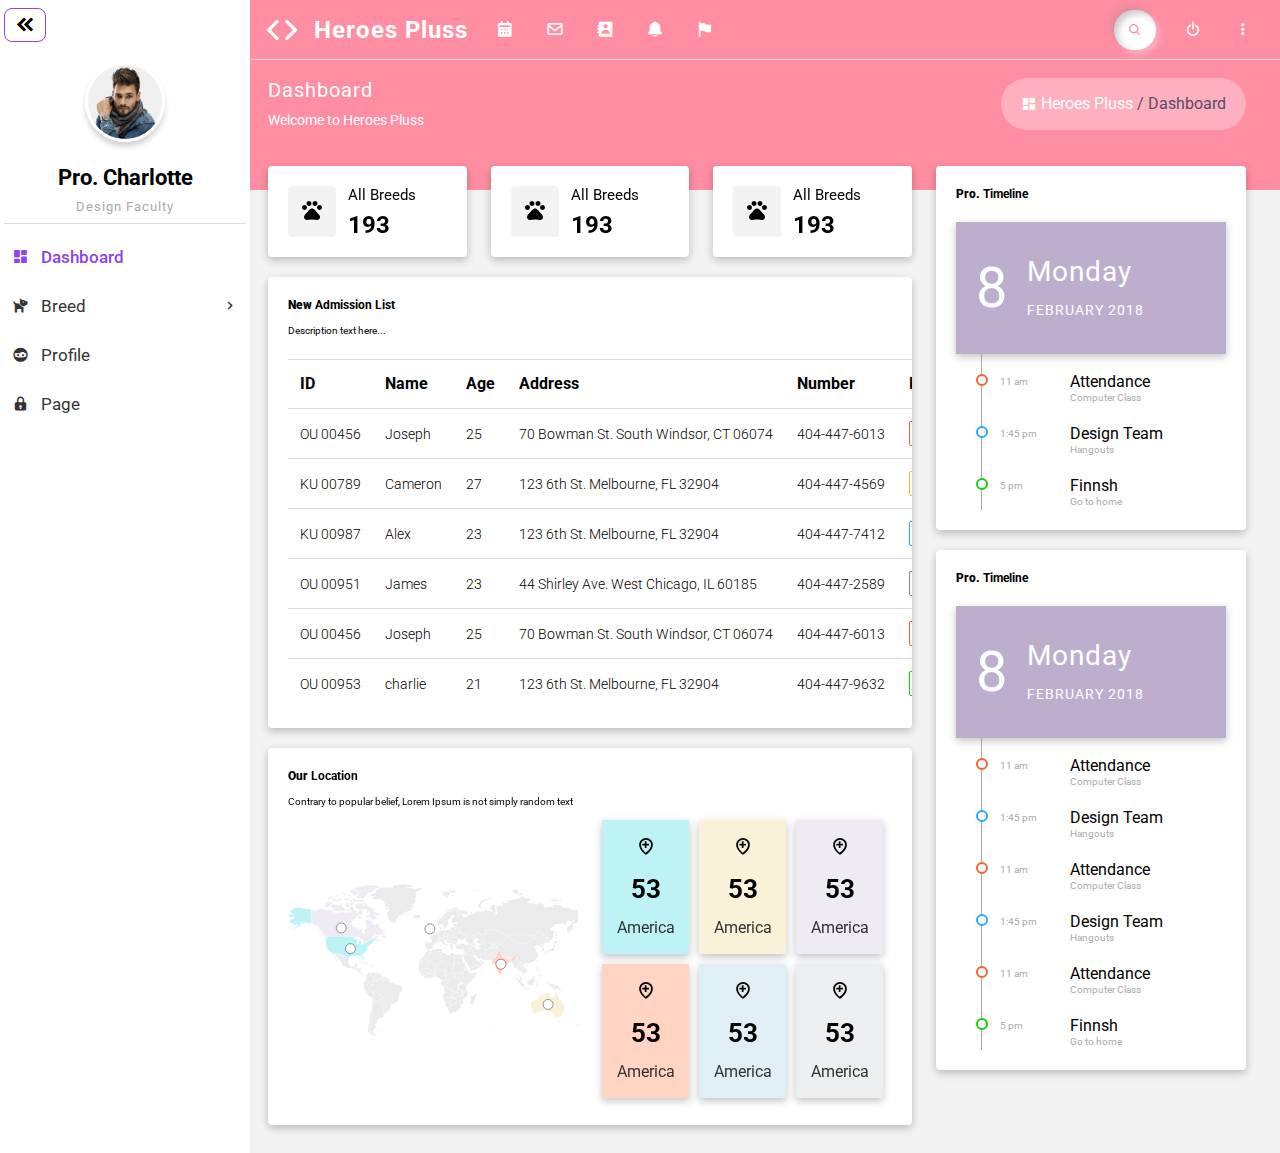
<file: admin/dashboard.html>
<!DOCTYPE html>
<html lang="en">
<head>
    <meta charset="UTF-8">
    <meta http-equiv="X-UA-Compatible" content="IE=edge">
    <meta name="viewport" content="width=device-width, initial-scale=1.0">
    <title>PetOfMe</title>

    <!-- Link CSS -->
    <link rel="stylesheet" type="text/css" href="../assets/css/base.css">
    <link rel="stylesheet" type="text/css" href="../assets/css/grid.css">
    <link rel="stylesheet" type="text/css" href="../assets/css/admin.css">
    <link rel="stylesheet" type="text/css" href="../assets/css/responsive.css">

    <!-- Icon -->
    <link href='https://unpkg.com/boxicons@2.1.2/css/boxicons.min.css' rel='stylesheet'>
    <link href="https://fonts.googleapis.com/icon?family=Material+Icons" rel="stylesheet">

    <!-- Font  -->
    <link href="https://fonts.googleapis.com/css2?family=Roboto:wght@300;400;500;700&display=swap" rel="stylesheet">
    <link href="https://fonts.googleapis.com/css2?family=Mouse+Memoirs&display=swap" rel="stylesheet">
</head>
<body>
    <main>
        <!-- Left siderbar -->
        <section class="left-sidebar sidebar__even">
            <div class="top-left border-bottom">
                <button class="flex justify-center align-center btn-nav cursor-pointer  btn-close__even">
                    <i class="bx bxs-chevrons-left"></i>
                </button>
                <div class="user-info mt-2x">
                    <div class="image">
                        <a href="#">
                            <img src="../assets/img/Admin/avatar.png" />
                        </a>
                    </div>
                    <div class="detail">
                        <h2 class="mt-2x">Pro. Charlotte</h2>
                        <span class="block mt-1x">Design Faculty</span>
                    </div>
                </div>
            </div>

            <nav>
                <ul class="list-left">
                    <li class="item-left block">
                        <div class="flex align-center text-item-left column-gap-1_2x active item__even">
                            <i class="bx bxs-dashboard"></i>
                            Dashboard
                        </div>
                    </li>
                    <li class="item-left item-open__even">
                        <div class="flex align-center justify-between text-item-left">
                            <div class="flex align-center column-gap-1_2x">
                                <i class="bx bxs-dog"></i>
                                Breed
                            </div>
                            <i class="bx bx-chevron-right icon-right__even"></i>
                            <i class="bx bx-chevron-down hide icon-down__even" style="display: none;"></i>
                        </div>
                        <ul class="list-sub-left list-sub__even hide">
                            <li class="block">
                                <div class="flex align-center text-item-left column-gap-1_2x item__even">
                                    <i class="bx bx-right-arrow-alt"></i>
                                    All type
                                </div>
                            </li>
                            <li class="block">
                                <div class="flex align-center text-item-left column-gap-1_2x item__even">
                                    <i class="bx bx-right-arrow-alt"></i>
                                    All breed
                                </div>
                            </li>
                        </ul>
                    </li>
                    <li class="item-left block">
                        <div class="flex align-center text-item-left column-gap-1_2x item__even">
                            <i class="bx bxs-face-mask"></i>
                            Profile
                        </div>
                    </li>
                    <li class="item-left block">
                        <div class="flex align-center text-item-left column-gap-1_2x item__even">
                            <i class="bx bxs-lock"></i>
                            Page
                        </div>
                    </li>
                </ul>
            </nav>
        </section>

        <section class="rightsidebar">

        </section>

        <section class="content home home__even">
            <!-- Header -->
            <div class="header flex align-center justify-between wrap border-bottom">
                <div class="left-header flex align-center column-gap-1_2x wrap">
                    <button class="align-center btn-nav cursor-pointer hide btn-open__even">
                        <i class="bx bxs-chevrons-right"></i>
                    </button>
                    <div class="flex align-center column-gap-1_2x cursor-pointer">
                        <svg xmlns="http://www.w3.org/2000/svg" width="40" height="40" viewBox="0 0 24 24"><path fill="#fff" d="M9.71,6.29a1,1,0,0,0-1.42,0l-5,5a1,1,0,0,0,0,1.42l5,5a1,1,0,0,0,1.42,0,1,1,0,0,0,0-1.42L5.41,12l4.3-4.29A1,1,0,0,0,9.71,6.29Zm11,5-5-5a1,1,0,0,0-1.42,1.42L18.59,12l-4.3,4.29a1,1,0,0,0,0,1.42,1,1,0,0,0,1.42,0l5-5A1,1,0,0,0,20.71,11.29Z" class="color000 svgShape"/></svg>
                        <h1 class="name-company white-color letter-1 hide-on-mobile-tablet">Heroes Pluss</h1>
                    </div>
                    <nav>
                        <ul class="list-header flex align-center wrap">
                            <li class="cursor-pointer"><i class="bx bxs-calendar"></i></li>
                            <li class="cursor-pointer"><i class="bx bx-envelope"></i></li>
                            <li class="cursor-pointer"><i class="bx bxs-contact"></i></li>
                            <li class="cursor-pointer"><i class="bx bxs-bell"></i></li>
                            <li class="cursor-pointer"><i class="bx bxs-flag-alt"></i></li>
                        </ul>
                    </nav>
                </div>
                <div class="right-header flex align-center column-gap-1_2x justify-right">
                    <div class="search-container flex align-center justify-center cursor-pointer">
                        <input type="text" name="search" placeholder="Search..." class="search-input">
                        <a href="#" class="search-btn flex align-center justify-center decoration-none">
                            <i class="bx bx-search"></i>
                        </a>
                    </div>
                    <nav>
                        <ul class="list-header flex align-center">
                            <li class="cursor-pointer"><i class="bx bx-power-off"></i></li>
                            <li class="cursor-pointer"><i class="bx bx-dots-vertical-rounded"></i></li>
                        </ul>
                    </nav>
                </div>
            </div>

            <!-- Container -->
            <div class="container pb-2x">
                <!-- Know Top -->
                <div class="know-top">
                    <div class="flex align-center justify-between wrap">
                        <div class="know-welcome mt-1x">
                            <h2 class="letter-1">Dashboard</h2>
                            <span>Welcome to Heroes Pluss</span>
                        </div>
                        <nav class="know-tap mt-1x">
                            <ul class="flex align-center wrap">
                                <li>
                                    <div class="flex align-center column-gap-0_4x">
                                        <i class="bx bxs-dashboard"></i>
                                        Heroes Pluss
                                    </div>
                                </li>
                                <li class="active">
                                    Dashboard
                                </li>
                            </ul>
                        </nav>
                    </div>
                </div>

                <div class="wrapper mt-2x">
                    <div class="row">
                        <div class="col l-8 m-12 c-12">
                            <div class="row align-center">
                                <div class="col l-4 m-12 c-12 mb-2x">
                                    <div class="flex align-center column-gap-1_2x width-100 box-shadow admin-box-1">
                                        <div class="icon-box">
                                            <i class="material-icons">pets</i>
                                        </div>
                                        <div class="detail-box">
                                            <span>All Breeds</span>
                                            <h3 class="mt-1x">193</h3>
                                        </div>
                                    </div>
                                </div>
                                <div class="col l-4 m-12 c-12 mb-2x">
                                    <div class="flex align-center column-gap-1_2x width-100 box-shadow admin-box-1">
                                        <div class="icon-box">
                                            <i class="material-icons">pets</i>
                                        </div>
                                        <div class="detail-box">
                                            <span>All Breeds</span>
                                            <h3 class="mt-1x">193</h3>
                                        </div>
                                    </div>
                                </div>
                                <div class="col l-4 m-12 c-12 mb-2x">
                                    <div class="flex align-center column-gap-1_2x width-100 box-shadow admin-box-1">
                                        <div class="icon-box">
                                            <i class="material-icons">pets</i>
                                        </div>
                                        <div class="detail-box">
                                            <span>All Breeds</span>
                                            <h3 class="mt-1x">193</h3>
                                        </div>
                                    </div>
                                </div>
                            </div>

                            <!-- Table -->
                            <div class="card card-breed box-shadow">
                                <div class="card-header">
                                    <h3><strong>New</strong> Admission List</h3>
                                    <span class="block mt-1x">Description text here...</span>
                                </div>
                                <div class="card-body mt-2x">
                                    <table class="table">
                                        <thead>
                                            <tr>
                                                <th>ID</th>
                                                <th>Name</th>
                                                <th>Age</th>
                                                <th>Address</th>
                                                <th>Number</th>
                                                <th>Department</th>
                                            </tr>
                                        </thead>
                                        <tbody>
                                            <tr>
                                                <td><span class="id-item-table">OU 00456</span></td>
                                                <td>Joseph</td>
                                                <td>25</td>
                                                <td>70 Bowman St. South Windsor, CT 06074</td>
                                                <td>404-447-6013</td>
                                                <td><span class="badge badge-primary">MCA</span></td>
                                            </tr>
                                            <tr>
                                                <td><span class="id-item-table">KU 00789</span></td>
                                                <td>Cameron</td>
                                                <td>27</td>
                                                <td>123 6th St. Melbourne, FL 32904</td>
                                                <td>404-447-4569</td>
                                                <td><span class="badge badge-warning">Medical</span></td>
                                            </tr>
                                            <tr>
                                                <td><span class="id-item-table">KU 00987</span></td>
                                                <td>Alex</td>
                                                <td>23</td>
                                                <td>123 6th St. Melbourne, FL 32904</td>
                                                <td>404-447-7412</td>
                                                <td><span class="badge badge-info">M.COM</span></td>
                                            </tr>
                                            <tr>
                                                <td><span class="id-item-table">OU 00951</span></td>
                                                <td>James</td>
                                                <td>23</td>
                                                <td>44 Shirley Ave. West Chicago, IL 60185</td>
                                                <td>404-447-2589</td>
                                                <td><span class="badge badge-default">MBA</span></td>
                                            </tr>
                                            <tr>
                                                <td><span class="id-item-table">OU 00456</span></td>
                                                <td>Joseph</td>
                                                <td>25</td>
                                                <td>70 Bowman St. South Windsor, CT 06074</td>
                                                <td>404-447-6013</td>
                                                <td><span class="badge badge-primary">MCA</span></td>
                                            </tr>
                                            <tr>
                                                <td><span class="id-item-table">OU 00953</span></td>
                                                <td>charlie</td>
                                                <td>21</td>
                                                <td>123 6th St. Melbourne, FL 32904</td>
                                                <td>404-447-9632</td>
                                                <td><span class="badge badge-success">BBA</span></td>
                                            </tr>
                                        </tbody>
                                    </table>
                                </div>
                            </div>

                            <!-- Location -->
                            <div class="card card-breed box-shadow mt-2x">
                                <div class="card-header">
                                    <h3><strong>Our</strong> Location</h3>
                                    <span class="block mt-1x">Contrary to popular belief, Lorem Ipsum is not simply random text</span>
                                </div>

                                <div class="row mt-1x">
                                    <div class="col l-6 m-12 c-12">
                                        <svg class="width-100" height="280"><defs></defs><g transform="scale(0.3440622222222222) translate(0, 186.5499887620695)"><path d="M651.84,230.21l-0.6,-2.0l-1.36,-1.71l-2.31,-0.11l-0.41,0.48l0.2,0.94l-0.53,0.99l-0.72,-0.36l-0.68,0.35l-1.2,-0.36l-0.37,-2.0l-0.81,-1.86l0.39,-1.46l-0.22,-0.47l-1.14,-0.53l0.29,-0.5l1.48,-0.94l0.03,-0.65l-1.55,-1.22l0.55,-1.14l1.61,0.94l1.04,0.15l0.18,1.54l0.34,0.35l5.64,0.63l-0.84,1.64l-1.22,0.34l-0.77,1.51l0.07,0.47l1.37,1.37l0.67,-0.19l0.42,-1.39l1.21,3.84l-0.03,1.21l-0.33,-0.15l-0.4,0.28Z" data-code="BD" fill="#ebebeb" fill-opacity="1" stroke="none" stroke-width="0" stroke-opacity="1" fill-rule="evenodd" class="jvectormap-region jvectormap-element"></path><path d="M429.29,144.05l1.91,0.24l2.1,-0.63l2.63,1.99l-0.21,1.66l-0.69,0.4l-0.18,1.2l-1.66,-1.13l-1.39,0.15l-2.73,-2.7l-1.17,-0.18l-0.16,-0.52l1.54,-0.5Z" data-code="BE" fill="#ebebeb" fill-opacity="1" stroke="none" stroke-width="0" stroke-opacity="1" fill-rule="evenodd" class="jvectormap-region jvectormap-element"></path><path d="M421.42,247.64l-0.11,0.95l0.34,1.16l1.4,1.71l0.07,1.1l0.32,0.37l2.55,0.51l-0.04,1.28l-0.38,0.53l-1.07,0.21l-0.72,1.18l-0.63,0.21l-3.22,-0.25l-0.94,0.39l-5.4,-0.05l-0.39,0.38l0.16,2.73l-1.23,-0.43l-1.17,0.1l-0.89,0.57l-2.27,-1.72l-0.13,-1.11l0.61,-0.96l0.02,-0.93l1.87,-1.98l0.44,-1.81l0.43,-0.39l1.28,0.26l1.05,-0.52l0.47,-0.73l1.84,-1.09l0.55,-0.83l2.2,-1.0l1.15,-0.3l0.72,0.45l1.13,-0.01Z" data-code="BF" fill="#ebebeb" fill-opacity="1" stroke="none" stroke-width="0" stroke-opacity="1" fill-rule="evenodd" class="jvectormap-region jvectormap-element"></path><path d="M491.65,168.18l-0.86,0.88l-0.91,2.17l0.48,1.34l-1.6,-0.24l-2.55,0.95l-0.28,1.51l-1.8,0.22l-2.0,-1.0l-1.92,0.79l-1.42,-0.07l-0.15,-1.63l-1.05,-0.97l0.0,-0.8l1.2,-1.57l0.01,-0.56l-1.14,-1.23l-0.05,-0.94l0.88,0.97l0.88,-0.2l1.91,0.47l3.68,0.16l1.42,-0.81l2.72,-0.66l2.55,1.24Z" data-code="BG" fill="#ebebeb" fill-opacity="1" stroke="none" stroke-width="0" stroke-opacity="1" fill-rule="evenodd" class="jvectormap-region jvectormap-element"></path><path d="M463.49,163.65l2.1,0.5l1.72,-0.03l1.52,0.68l-0.36,0.78l0.08,0.45l1.04,1.02l-0.25,0.98l-1.81,1.15l-0.38,1.38l-1.67,-0.87l-0.89,-1.2l-2.11,-1.83l-1.63,-2.22l0.23,-0.57l0.48,0.38l0.55,-0.06l0.43,-0.51l0.94,-0.06Z" data-code="BA" fill="#ebebeb" fill-opacity="1" stroke="none" stroke-width="0" stroke-opacity="1" fill-rule="evenodd" class="jvectormap-region jvectormap-element"></path><path d="M707.48,273.58l0.68,-0.65l1.41,-0.91l-0.15,1.63l-0.81,-0.05l-0.61,0.58l-0.53,-0.6Z" data-code="BN" fill="#ebebeb" fill-opacity="1" stroke="none" stroke-width="0" stroke-opacity="1" fill-rule="evenodd" class="jvectormap-region jvectormap-element"></path><path d="M263.83,340.69l-3.09,-0.23l-0.38,0.23l-0.7,1.52l-1.31,-1.53l-3.28,-0.64l-2.37,2.4l-1.31,0.26l-0.88,-3.26l-1.3,-2.86l0.74,-2.37l-0.13,-0.43l-1.2,-1.01l-0.37,-1.89l-1.08,-1.55l1.45,-2.56l-0.96,-2.33l0.47,-1.06l-0.34,-0.73l0.91,-1.32l0.16,-3.84l0.5,-1.18l-1.81,-3.41l2.46,0.07l0.8,-0.85l3.4,-1.91l2.66,-0.35l-0.19,1.38l0.3,1.07l-0.05,1.97l2.72,2.27l2.88,0.49l0.89,0.86l1.79,0.58l0.98,0.7l1.71,0.05l1.17,0.61l0.6,2.7l-0.7,0.54l0.96,2.99l0.37,0.28l4.3,0.1l-0.25,1.2l0.27,1.02l1.43,0.9l0.5,1.35l-0.41,1.86l-0.65,1.08l0.12,1.35l-2.69,-1.65l-2.4,-0.03l-4.36,0.76l-1.49,2.5l-0.11,1.52l-0.75,2.37Z" data-code="BO" fill="#ebebeb" fill-opacity="1" stroke="none" stroke-width="0" stroke-opacity="1" fill-rule="evenodd" class="jvectormap-region jvectormap-element"></path><path d="M781.12,166.87l1.81,0.68l1.62,-0.97l0.39,2.42l-3.35,0.75l-2.23,2.88l-3.63,-1.9l-0.56,0.2l-1.26,3.05l-2.16,0.03l-0.29,-2.51l1.08,-2.03l2.45,-0.16l0.37,-0.33l1.25,-5.94l2.47,2.71l2.03,1.12ZM773.56,187.34l-0.91,2.22l0.37,1.52l-1.14,1.75l-3.02,1.26l-4.58,0.27l-3.34,3.01l-1.25,-0.8l-0.09,-1.9l-0.46,-0.38l-4.35,0.62l-3.0,1.32l-2.85,0.05l-0.37,0.27l0.13,0.44l2.32,1.89l-1.54,4.34l-1.26,0.9l-0.79,-0.7l0.56,-2.27l-0.21,-0.45l-1.47,-0.75l-0.74,-1.4l2.12,-0.84l1.26,-1.7l2.45,-1.42l1.83,-1.91l4.78,-0.81l2.6,0.57l0.44,-0.21l2.39,-4.66l1.29,1.06l0.5,0.01l5.1,-4.02l1.69,-3.73l-0.38,-3.4l0.9,-1.61l2.14,-0.44l1.23,3.72l-0.07,2.18l-2.23,2.84l-0.04,3.16ZM757.78,196.26l0.19,0.56l-1.01,1.21l-1.16,-0.68l-1.28,0.65l-0.69,1.45l-1.02,-0.5l0.01,-0.93l1.14,-1.38l1.57,0.14l0.85,-0.98l1.4,0.46Z" data-code="JP" fill="#ebebeb" fill-opacity="1" stroke="none" stroke-width="0" stroke-opacity="1" fill-rule="evenodd" class="jvectormap-region jvectormap-element"></path><path d="M495.45,295.49l-1.08,-2.99l1.14,-0.11l0.64,-1.19l0.76,0.09l0.65,1.83l-2.1,2.36Z" data-code="BI" fill="#ebebeb" fill-opacity="1" stroke="none" stroke-width="0" stroke-opacity="1" fill-rule="evenodd" class="jvectormap-region jvectormap-element"></path><path d="M429.57,255.75l-0.05,0.8l0.5,1.34l-0.42,0.86l0.17,0.79l-1.81,2.12l-0.57,1.76l-0.08,5.42l-1.41,0.2l-0.48,-1.36l0.11,-5.71l-0.52,-0.7l-0.2,-1.35l-1.48,-1.48l0.21,-0.9l0.89,-0.43l0.42,-0.92l1.27,-0.36l1.22,-1.34l0.61,-0.0l1.62,1.24Z" data-code="BJ" fill="#ebebeb" fill-opacity="1" stroke="none" stroke-width="0" stroke-opacity="1" fill-rule="evenodd" class="jvectormap-region jvectormap-element"></path><path d="M650.32,213.86l0.84,0.71l-0.12,1.1l-3.76,-0.11l-1.57,0.4l-1.93,-0.87l1.48,-1.96l1.13,-0.57l1.63,0.57l1.33,0.08l0.99,0.65Z" data-code="BT" fill="#ebebeb" fill-opacity="1" stroke="none" stroke-width="0" stroke-opacity="1" fill-rule="evenodd" class="jvectormap-region jvectormap-element"></path><path d="M228.38,239.28l-0.8,0.4l-2.26,-1.06l0.84,-0.23l2.14,0.3l1.17,0.56l-1.08,0.03Z" data-code="JM" fill="#ebebeb" fill-opacity="1" stroke="none" stroke-width="0" stroke-opacity="1" fill-rule="evenodd" class="jvectormap-region jvectormap-element"></path><path d="M483.92,330.07l2.27,4.01l2.83,2.86l0.96,0.31l0.78,2.43l2.13,0.61l1.02,0.76l-3.0,1.64l-2.32,2.02l-1.54,2.69l-1.52,0.45l-0.64,1.94l-1.34,0.52l-1.85,-0.12l-1.21,-0.74l-1.35,-0.3l-1.22,0.62l-0.75,1.37l-2.31,1.9l-1.4,0.21l-0.35,-0.59l0.16,-1.75l-1.48,-2.54l-0.62,-0.43l-0.0,-7.1l2.08,-0.08l0.39,-0.4l0.07,-8.9l5.19,-0.93l0.8,0.89l0.51,0.07l1.5,-0.95l2.21,-0.49Z" data-code="BW" fill="#ebebeb" fill-opacity="1" stroke="none" stroke-width="0" stroke-opacity="1" fill-rule="evenodd" class="jvectormap-region jvectormap-element"></path><path d="M259.98,275.05l3.24,0.7l0.65,-0.53l4.55,-1.32l1.08,-1.06l-0.02,-0.63l0.55,-0.05l0.28,0.28l-0.26,0.87l0.22,0.48l0.73,0.32l0.4,0.81l-0.62,0.86l-0.4,2.13l0.82,2.56l1.69,1.43l1.43,0.2l3.17,-1.68l3.18,0.3l0.65,-0.75l-0.27,-0.92l1.9,-0.09l2.39,0.99l1.06,-0.61l0.84,0.78l1.2,-0.18l1.18,-1.06l0.84,-1.94l1.36,-2.11l0.37,-0.05l1.89,5.45l1.33,0.59l0.05,1.28l-1.77,1.94l0.02,0.56l1.02,0.87l4.07,0.36l0.08,2.16l0.66,0.29l1.74,-1.5l6.97,2.32l1.02,1.22l-0.35,1.18l0.49,0.5l2.81,-0.74l4.77,1.3l3.75,-0.08l3.57,2.0l3.29,2.86l1.93,0.72l2.12,0.12l0.71,0.62l1.21,4.51l-0.95,3.98l-4.72,5.06l-1.64,2.92l-1.72,2.05l-0.8,0.3l-0.72,2.03l0.18,4.75l-0.94,5.53l-0.81,1.13l-0.43,3.36l-2.55,3.5l-0.4,2.51l-1.86,1.04l-0.67,1.53l-2.54,0.01l-3.94,1.01l-1.83,1.2l-2.87,0.82l-3.03,2.19l-2.2,2.83l-0.36,2.0l0.4,1.58l-0.44,2.6l-0.51,1.2l-1.77,1.54l-2.75,4.78l-3.83,3.42l-1.24,2.74l-1.18,1.15l-0.36,-0.83l0.95,-1.14l0.01,-0.5l-1.52,-1.97l-4.56,-3.32l-1.03,-0.0l-2.38,-2.02l-0.81,-0.0l5.34,-5.45l3.77,-2.58l0.22,-2.46l-1.35,-1.81l-0.91,0.07l0.58,-2.33l0.01,-1.54l-1.11,-0.83l-1.75,0.3l-0.44,-3.11l-0.52,-0.95l-1.88,-0.88l-1.24,0.47l-2.17,-0.41l0.15,-3.21l-0.62,-1.34l0.66,-0.73l-0.22,-1.34l0.66,-1.13l0.44,-2.04l-0.61,-1.83l-1.4,-0.86l-0.2,-0.75l0.34,-1.39l-0.38,-0.5l-4.52,-0.1l-0.72,-2.22l0.59,-0.42l-0.03,-1.1l-0.5,-0.87l-0.32,-1.7l-1.45,-0.76l-1.63,-0.02l-1.05,-0.72l-1.6,-0.48l-1.13,-0.99l-2.69,-0.4l-2.47,-2.06l0.13,-4.35l-0.45,-0.45l-3.46,0.5l-3.44,1.94l-0.6,0.74l-2.9,-0.17l-1.47,0.42l-0.72,-0.18l0.15,-3.52l-0.63,-0.34l-1.94,1.41l-1.87,-0.06l-0.83,-1.18l-1.37,-0.26l0.21,-1.01l-1.35,-1.49l-0.88,-1.91l0.56,-0.6l-0.0,-0.81l1.29,-0.62l0.22,-0.43l-0.22,-1.19l0.61,-0.91l0.15,-0.99l2.65,-1.58l1.99,-0.47l0.42,-0.36l2.06,0.11l0.42,-0.33l1.19,-8.0l-0.41,-1.56l-1.1,-1.0l0.01,-1.33l1.91,-0.42l0.08,-0.96l-0.33,-0.43l-1.14,-0.2l-0.02,-0.83l4.47,0.05l0.82,-0.67l0.82,1.81l0.8,0.07l1.15,1.1l2.26,-0.05l0.71,-0.83l2.78,-0.96l0.48,-1.13l1.6,-0.64l0.24,-0.47l-0.48,-0.82l-1.83,-0.19l-0.36,-3.22Z" data-code="BR" fill="#ebebeb" fill-opacity="1" stroke="none" stroke-width="0" stroke-opacity="1" fill-rule="evenodd" class="jvectormap-region jvectormap-element"></path><path d="M226.4,223.87l-0.48,-1.15l-0.84,-0.75l0.36,-1.11l0.95,1.95l0.01,1.06ZM225.56,216.43l-1.87,0.29l-0.04,-0.22l0.74,-0.14l1.17,0.06Z" data-code="BS" fill="#ebebeb" fill-opacity="1" stroke="none" stroke-width="0" stroke-opacity="1" fill-rule="evenodd" class="jvectormap-region jvectormap-element"></path><path d="M493.84,128.32l0.29,0.7l0.49,0.23l1.19,-0.38l2.09,0.72l0.19,1.26l-0.45,1.24l1.57,2.26l0.89,0.59l0.17,0.81l1.58,0.56l0.4,0.5l-0.53,0.41l-1.87,-0.11l-0.73,0.38l-0.13,0.52l1.04,2.74l-1.91,0.26l-0.89,0.99l-0.11,1.18l-2.73,-0.04l-0.53,-0.62l-0.52,-0.08l-0.75,0.46l-0.91,-0.42l-1.92,-0.07l-2.75,-0.79l-2.6,-0.28l-2.0,0.07l-1.5,0.92l-0.67,0.07l-0.08,-1.22l-0.59,-1.19l1.36,-0.88l0.01,-1.35l-0.7,-1.41l-0.07,-1.0l2.16,-0.02l2.72,-1.3l0.75,-2.04l1.91,-1.04l0.2,-0.41l-0.19,-1.25l3.8,-1.78l2.3,0.77Z" data-code="BY" fill="#ebebeb" fill-opacity="1" stroke="none" stroke-width="0" stroke-opacity="1" fill-rule="evenodd" class="jvectormap-region jvectormap-element"></path><path d="M198.03,244.38l0.1,-4.49l0.69,-0.06l0.74,-1.3l0.34,0.28l-0.4,1.3l0.17,0.58l-0.34,2.25l-1.3,1.42Z" data-code="BZ" fill="#ebebeb" fill-opacity="1" stroke="none" stroke-width="0" stroke-opacity="1" fill-rule="evenodd" class="jvectormap-region jvectormap-element"></path><path d="M491.55,115.25l2.55,-1.85l-0.01,-0.65l-2.2,-1.5l7.32,-6.76l1.03,-2.11l-0.13,-0.49l-3.46,-2.52l0.86,-2.7l-2.11,-2.81l1.56,-3.67l-2.77,-4.52l2.15,-2.99l-0.08,-0.55l-3.65,-2.73l0.3,-2.54l1.81,-0.37l4.26,-1.77l2.42,-1.45l4.06,2.61l6.79,1.04l9.34,4.85l1.78,1.88l0.14,2.46l-2.55,2.02l-3.9,1.06l-11.07,-3.14l-2.06,0.53l-0.13,0.7l3.94,2.94l0.31,5.86l0.26,0.36l5.14,2.24l0.58,-0.29l0.32,-1.94l-1.35,-1.78l1.13,-1.09l6.13,2.42l2.11,-0.98l0.18,-0.56l-1.51,-2.67l5.41,-3.76l2.07,0.22l2.26,1.41l0.57,-0.16l1.46,-2.87l-0.05,-0.44l-1.92,-2.32l1.12,-2.32l-1.32,-2.27l5.87,1.16l1.04,1.75l-2.59,0.43l-0.33,0.4l0.02,2.36l2.46,1.83l3.87,-0.91l0.86,-2.8l13.69,-5.65l0.99,0.11l-1.92,2.06l0.23,0.67l3.11,0.45l2.0,-1.48l4.56,-0.12l3.64,-1.73l2.65,2.44l0.56,-0.01l2.85,-2.88l-0.01,-0.57l-2.35,-2.29l0.9,-1.01l7.14,1.3l3.41,1.36l9.05,4.97l0.51,-0.11l1.67,-2.27l-0.05,-0.53l-2.43,-2.21l-0.06,-0.78l-0.34,-0.36l-2.52,-0.36l0.64,-1.93l-1.32,-3.46l-0.06,-1.21l4.48,-4.06l1.69,-4.29l1.6,-0.81l6.23,1.18l0.44,2.21l-2.29,3.64l0.06,0.5l1.47,1.39l0.76,3.0l-0.56,6.03l2.69,2.82l-0.96,2.57l-4.86,5.95l0.23,0.64l2.86,0.61l0.42,-0.17l0.93,-1.4l2.64,-1.03l0.87,-2.24l2.09,-1.96l0.07,-0.5l-1.36,-2.28l1.09,-2.69l-0.32,-0.55l-2.47,-0.33l-0.5,-2.06l1.94,-4.38l-0.06,-0.42l-2.96,-3.4l4.12,-2.88l0.16,-0.4l-0.51,-2.93l0.54,-0.05l1.13,2.25l-0.96,4.35l0.27,0.47l2.68,0.84l0.5,-0.51l-1.02,-2.99l3.79,-1.66l5.01,-0.24l4.53,2.61l0.48,-0.06l0.07,-0.48l-2.18,-3.82l-0.23,-4.67l3.98,-0.9l5.97,0.21l5.49,-0.64l0.27,-0.65l-1.83,-2.31l2.56,-2.9l2.87,-0.17l4.8,-2.47l6.54,-0.67l1.03,-1.42l6.25,-0.45l2.32,1.11l5.53,-2.7l4.5,0.08l0.39,-0.28l0.66,-2.15l2.26,-2.12l5.69,-2.11l3.21,1.29l-2.46,0.94l-0.25,0.42l0.34,0.35l5.41,0.77l0.61,2.33l0.58,0.25l2.2,-1.22l7.13,0.07l5.51,2.47l1.79,1.72l-0.53,2.24l-9.16,4.15l-1.97,1.52l0.16,0.71l6.77,1.91l2.16,-0.78l1.13,2.74l0.67,0.11l1.01,-1.15l3.81,-0.73l7.7,0.77l0.54,1.99l0.36,0.29l10.47,0.71l0.43,-0.38l0.13,-3.23l4.87,0.78l3.95,-0.02l3.83,2.4l1.03,2.71l-1.35,1.79l0.02,0.5l3.15,3.64l4.07,1.96l0.53,-0.18l2.23,-4.47l3.95,1.93l4.16,-1.21l4.73,1.39l2.05,-1.26l3.94,0.62l0.43,-0.55l-1.68,-4.02l2.89,-1.8l22.31,3.03l2.16,2.75l6.55,3.51l10.29,-0.81l4.82,0.73l1.85,1.66l-0.29,3.08l0.25,0.41l3.08,1.26l3.56,-0.88l4.35,-0.11l4.8,0.87l4.57,-0.47l4.23,3.79l0.43,0.07l3.1,-1.4l0.16,-0.6l-1.88,-2.62l0.85,-1.52l7.71,1.21l5.22,-0.26l7.09,2.09l9.59,5.22l6.35,4.11l-0.2,2.38l1.88,1.41l0.6,-0.42l-0.48,-2.53l6.15,0.57l4.4,3.51l-1.97,1.43l-4.0,0.41l-0.36,0.39l-0.06,3.79l-0.74,0.62l-2.07,-0.11l-1.91,-1.39l-3.14,-1.11l-0.78,-1.85l-2.72,-0.68l-2.63,0.49l-1.04,-1.1l0.46,-1.31l-0.5,-0.51l-3.0,0.98l-0.22,0.58l0.99,1.7l-1.21,1.48l-3.04,1.68l-3.12,-0.28l-0.4,0.23l0.09,0.46l2.2,2.09l1.46,3.2l1.15,1.1l0.24,1.33l-0.42,0.67l-4.63,-0.77l-6.96,2.9l-2.19,0.44l-7.6,5.06l-0.84,1.45l-3.61,-2.37l-6.24,2.82l-0.94,-1.15l-0.53,-0.08l-2.28,1.52l-3.2,-0.49l-0.44,0.27l-0.78,2.37l-3.05,3.78l0.09,1.47l0.29,0.36l2.54,0.72l-0.29,4.53l-1.97,0.11l-0.35,0.26l-1.07,2.94l0.8,1.45l-3.91,1.58l-1.05,3.95l-3.48,0.77l-0.3,0.3l-0.72,3.29l-3.09,2.65l-0.7,-1.74l-2.44,-12.44l1.16,-4.71l2.04,-2.06l0.22,-1.64l3.8,-0.86l4.46,-4.61l4.28,-3.81l4.48,-3.01l2.17,-5.63l-0.42,-0.54l-3.04,0.33l-1.77,3.31l-5.86,3.86l-1.86,-4.25l-0.45,-0.23l-6.46,1.3l-6.47,6.44l-0.01,0.55l1.58,1.74l-8.24,1.17l0.15,-2.2l-0.34,-0.42l-3.89,-0.56l-3.25,1.81l-7.62,-0.62l-8.45,1.19l-17.71,15.41l0.22,0.7l3.74,0.41l1.36,2.17l2.43,0.76l1.88,-1.68l2.4,0.2l3.4,3.54l0.08,2.6l-1.95,3.42l-0.21,3.9l-1.1,5.06l-3.71,4.54l-0.87,2.21l-8.29,8.89l-3.19,1.7l-1.32,0.03l-1.45,-1.36l-0.49,-0.04l-2.27,1.5l0.41,-3.65l-0.59,-2.47l1.75,-0.89l2.91,0.53l0.42,-0.2l1.68,-3.03l0.87,-3.46l0.97,-1.18l1.32,-2.88l-0.45,-0.56l-4.14,0.95l-2.19,1.25l-3.41,-0.0l-1.06,-2.93l-2.97,-2.3l-4.28,-1.06l-1.75,-5.07l-2.66,-5.01l-2.29,-1.29l-3.75,-1.01l-3.44,0.08l-3.18,0.62l-2.24,1.77l0.05,0.66l1.18,0.69l0.02,1.43l-1.33,1.05l-2.26,3.51l-0.04,1.43l-3.16,1.84l-2.82,-1.16l-3.01,0.23l-1.35,-1.07l-1.5,-0.35l-3.9,2.31l-3.22,0.52l-2.27,0.79l-3.05,-0.51l-2.21,0.03l-1.48,-1.6l-2.6,-1.63l-2.63,-0.43l-5.46,1.01l-3.23,-1.25l-0.72,-2.57l-5.2,-1.24l-2.75,-1.36l-0.5,0.12l-2.59,3.45l0.84,2.1l-2.06,1.93l-3.41,-0.77l-2.42,-0.12l-1.83,-1.54l-2.53,-0.05l-2.42,-0.98l-3.86,1.57l-4.72,2.78l-3.3,0.75l-1.55,-1.92l-3.0,0.41l-1.11,-1.33l-1.62,-0.59l-1.31,-1.94l-1.38,-0.6l-3.7,0.79l-3.31,-1.83l-0.51,0.11l-0.99,1.29l-5.29,-8.05l-2.96,-2.48l0.65,-0.77l0.01,-0.51l-0.5,-0.11l-6.2,3.21l-1.84,0.15l0.15,-1.39l-0.26,-0.42l-3.22,-1.17l-2.46,0.7l-0.69,-3.16l-0.32,-0.31l-4.5,-0.75l-2.47,1.47l-6.19,1.27l-1.29,0.86l-9.51,1.3l-1.15,1.17l-0.03,0.53l1.47,1.9l-1.89,0.69l-0.22,0.56l0.31,0.6l-2.11,1.44l0.03,0.68l3.75,2.12l-0.39,0.98l-3.23,-0.13l-0.86,0.86l-3.09,-1.59l-3.97,0.07l-2.66,1.35l-8.32,-3.56l-4.07,0.06l-5.39,3.68l-0.39,2.0l-2.03,-1.5l-0.59,0.13l-2.0,3.59l0.57,0.93l-1.28,2.16l0.06,0.48l2.13,2.17l1.95,0.04l1.37,1.82l-0.23,1.46l0.25,0.43l0.83,0.33l-0.8,1.31l-2.49,0.62l-2.49,3.2l0.0,0.49l2.17,2.78l-0.15,2.18l2.5,3.24l-1.58,1.59l-0.7,-0.13l-1.63,-1.72l-2.29,-0.84l-0.94,-1.31l-2.34,-0.63l-1.48,0.4l-0.43,-0.47l-3.51,-1.48l-5.76,-1.01l-0.45,0.19l-2.89,-2.34l-2.9,-1.2l-1.53,-1.29l1.29,-0.43l2.08,-2.61l-0.05,-0.55l-0.89,-0.79l3.05,-1.06l0.27,-0.42l-0.07,-0.69l-0.49,-0.35l-1.73,0.39l0.04,-0.68l1.04,-0.72l2.66,-0.48l0.4,-1.32l-0.5,-1.6l0.92,-1.54l0.03,-1.17l-0.29,-0.37l-3.69,-1.06l-1.41,0.02l-1.42,-1.41l-2.19,0.38l-2.77,-1.01l-0.03,-0.59l-0.89,-1.43l-2.0,-0.32l-0.11,-0.54l0.49,-0.53l0.01,-0.53l-1.6,-1.9l-3.58,0.02l-0.88,0.73l-0.46,-0.07l-1.0,-2.79l2.22,-0.02l0.97,-0.74l0.07,-0.57l-0.9,-1.04l-1.35,-0.48l-0.11,-0.7l-0.95,-0.58l-1.38,-1.99l0.46,-0.98l-0.51,-1.96l-2.45,-0.84l-1.21,0.3l-0.46,-0.76l-2.46,-0.83l-0.72,-1.87l-0.21,-1.69l-0.99,-0.85l0.85,-1.17l-0.7,-3.21l1.66,-1.97l-0.16,-0.79ZM749.2,170.72l-0.6,0.4l-0.13,0.16l-0.01,-0.51l0.74,-0.05ZM874.85,67.94l-5.63,0.48l-0.26,-0.84l3.15,-1.89l1.94,0.01l3.19,1.16l-2.39,1.09ZM797.39,48.49l-2.0,1.36l-3.8,-0.42l-4.25,-1.8l0.35,-0.97l9.69,1.83ZM783.67,46.12l-1.63,3.09l-8.98,-0.13l-4.09,1.14l-4.54,-2.97l1.16,-3.01l3.05,-0.89l6.5,0.22l8.54,2.56ZM778.2,134.98l-0.56,-0.9l0.27,-0.12l0.29,1.01ZM778.34,135.48l0.94,3.53l-0.05,3.38l1.05,3.39l2.18,5.0l-2.89,-0.83l-0.49,0.26l-1.54,4.65l2.42,3.5l-0.04,1.13l-1.24,-1.24l-0.61,0.06l-1.09,1.61l-0.28,-1.61l0.27,-3.1l-0.28,-3.4l0.58,-2.47l0.11,-4.39l-1.46,-3.36l0.21,-4.32l2.15,-1.46l0.07,-0.34ZM771.95,56.61l1.76,-1.42l2.89,-0.42l3.28,1.71l0.14,0.6l-3.27,0.03l-4.81,-0.5ZM683.76,31.09l-13.01,1.93l4.03,-6.35l1.82,-0.56l1.73,0.34l5.99,2.98l-0.56,1.66ZM670.85,27.93l-5.08,0.64l-6.86,-1.57l-3.99,-2.05l-2.1,-4.16l-2.6,-0.87l5.72,-3.5l5.2,-1.28l4.69,2.85l5.59,5.4l-0.56,4.53ZM564.15,68.94l-0.64,0.17l-7.85,-0.57l-0.86,-2.04l-4.28,-1.17l-0.28,-1.94l2.27,-0.89l0.25,-0.39l-0.08,-2.38l4.81,-3.97l-0.15,-0.7l-1.47,-0.38l5.3,-3.81l0.15,-0.44l-0.58,-1.94l5.28,-2.51l8.21,-3.27l8.28,-0.96l4.35,-1.94l4.6,-0.64l1.36,1.61l-1.34,1.28l-16.43,4.94l-7.97,4.88l-7.74,9.63l0.66,4.14l4.16,3.27ZM548.81,18.48l-5.5,1.18l-0.58,1.02l-2.59,0.84l-2.13,-1.07l1.12,-1.42l-0.3,-0.65l-2.33,-0.07l1.68,-0.36l3.47,-0.06l0.42,1.29l0.66,0.16l1.38,-1.34l2.15,-0.88l2.94,1.01l-0.39,0.36ZM477.37,133.15l-4.08,0.05l-2.56,-0.32l0.33,-0.87l3.17,-1.03l3.24,0.96l-0.09,1.23Z" data-code="RU" fill="#ebebeb" fill-opacity="1" stroke="none" stroke-width="0" stroke-opacity="1" fill-rule="evenodd" class="jvectormap-region jvectormap-element" cursor="pointer"></path><path d="M497.0,288.25l0.71,1.01l-0.11,1.09l-1.63,0.03l-1.04,1.39l-0.83,-0.11l0.51,-1.2l0.08,-1.34l0.42,-0.41l0.7,0.14l1.19,-0.61Z" data-code="RW" fill="#ebebeb" fill-opacity="1" stroke="none" stroke-width="0" stroke-opacity="1" fill-rule="evenodd" class="jvectormap-region jvectormap-element"></path><path d="M469.4,163.99l0.42,-0.5l-0.01,-0.52l-1.15,-1.63l1.43,-0.62l1.33,0.12l1.17,1.06l0.46,1.13l1.34,0.64l0.35,1.35l1.46,0.9l0.76,-0.29l0.2,0.69l-0.48,0.78l0.22,1.12l1.05,1.22l-0.77,0.8l-0.37,1.52l-1.21,0.08l0.24,-0.64l-0.39,-0.54l-2.08,-1.64l-0.9,0.05l-0.48,0.94l-2.12,-1.37l0.53,-1.6l-1.11,-1.37l0.51,-1.1l-0.41,-0.57Z" data-code="RS" fill="#ebebeb" fill-opacity="1" stroke="none" stroke-width="0" stroke-opacity="1" fill-rule="evenodd" class="jvectormap-region jvectormap-element"></path><path d="M486.93,129.3l0.17,1.12l-1.81,0.98l-0.72,2.02l-2.47,1.18l-2.1,-0.02l-0.73,-1.05l-1.06,-0.3l-0.09,-1.87l-3.56,-1.13l-0.43,-2.36l2.48,-0.94l4.12,0.22l2.25,-0.31l0.52,0.69l1.24,0.21l2.19,1.56Z" data-code="LT" fill="#ebebeb" fill-opacity="1" stroke="none" stroke-width="0" stroke-opacity="1" fill-rule="evenodd" class="jvectormap-region jvectormap-element"></path><path d="M436.08,149.45l-0.48,-0.07l0.3,-1.28l0.27,0.4l-0.09,0.96Z" data-code="LU" fill="#ebebeb" fill-opacity="1" stroke="none" stroke-width="0" stroke-opacity="1" fill-rule="evenodd" class="jvectormap-region jvectormap-element"></path><path d="M399.36,265.97l0.18,1.54l-0.48,0.99l0.08,0.47l2.47,1.8l-0.33,2.8l-2.65,-1.13l-5.78,-4.61l0.58,-1.32l2.1,-2.33l0.86,-0.22l0.77,1.14l-0.14,0.85l0.59,0.87l1.0,0.14l0.76,-0.99Z" data-code="LR" fill="#ebebeb" fill-opacity="1" stroke="none" stroke-width="0" stroke-opacity="1" fill-rule="evenodd" class="jvectormap-region jvectormap-element"></path><path d="M487.53,154.23l0.6,0.24l2.87,3.98l-0.17,2.69l0.45,1.42l1.32,0.81l1.35,-0.42l0.76,0.36l0.02,0.31l-0.83,0.45l-0.59,-0.22l-0.54,0.3l-0.62,3.3l-1.0,-0.22l-2.07,-1.13l-2.95,0.71l-1.25,0.76l-3.51,-0.15l-1.89,-0.47l-0.87,0.16l-0.82,-1.3l0.29,-0.26l-0.06,-0.64l-1.09,-0.34l-0.56,0.5l-1.05,-0.64l-0.39,-1.39l-1.36,-0.65l-0.35,-1.0l-0.83,-0.75l1.54,-0.54l2.66,-4.21l2.4,-1.24l2.96,0.34l1.48,0.73l0.79,-0.45l1.78,-0.3l0.75,-0.74l0.79,0.0Z" data-code="RO" fill="#ebebeb" fill-opacity="1" stroke="none" stroke-width="0" stroke-opacity="1" fill-rule="evenodd" class="jvectormap-region jvectormap-element"></path><path d="M386.23,253.6l-0.29,0.84l0.15,0.6l-2.21,0.59l-0.86,0.96l-1.04,-0.83l-1.09,-0.23l-0.54,-1.06l-0.66,-0.49l2.41,-0.48l4.13,0.1Z" data-code="GW" fill="#ebebeb" fill-opacity="1" stroke="none" stroke-width="0" stroke-opacity="1" fill-rule="evenodd" class="jvectormap-region jvectormap-element"></path><path d="M195.08,249.77l-2.48,-0.37l-1.03,-0.45l-1.14,-0.89l0.3,-0.99l-0.24,-0.68l0.96,-1.66l2.98,-0.01l0.4,-0.37l-0.19,-1.28l-1.67,-1.4l0.51,-0.4l0.0,-1.05l3.85,0.02l-0.21,4.53l0.4,0.43l1.46,0.38l-1.48,0.98l-0.35,0.7l0.12,0.57l-2.2,1.96Z" data-code="GT" fill="#ebebeb" fill-opacity="1" stroke="none" stroke-width="0" stroke-opacity="1" fill-rule="evenodd" class="jvectormap-region jvectormap-element"></path><path d="M487.07,174.59l-0.59,1.43l-0.37,0.21l-2.84,-0.35l-3.03,0.77l-0.18,0.68l1.28,1.23l-0.61,0.23l-1.14,0.0l-1.2,-1.39l-0.63,0.03l-0.53,1.01l0.56,1.76l1.03,1.19l-0.56,0.38l-0.05,0.62l2.52,2.12l0.02,0.87l-1.78,-0.59l-0.48,0.56l0.5,1.0l-1.07,0.2l-0.3,0.53l0.75,2.01l-0.98,0.02l-1.84,-1.12l-1.37,-4.2l-2.21,-2.95l-0.11,-0.56l1.04,-1.28l0.2,-0.95l0.85,-0.66l0.03,-0.46l1.32,-0.21l1.01,-0.64l1.22,0.05l0.65,-0.56l2.26,-0.0l1.82,-0.75l1.85,1.0l2.28,-0.28l0.35,-0.39l0.01,-0.77l0.34,0.22ZM480.49,192.16l0.58,0.4l-0.68,-0.12l0.11,-0.28ZM482.52,192.82l2.51,0.06l0.24,0.32l-1.99,0.13l-0.77,-0.51Z" data-code="GR" fill="#ebebeb" fill-opacity="1" stroke="none" stroke-width="0" stroke-opacity="1" fill-rule="evenodd" class="jvectormap-region jvectormap-element"></path><path d="M448.79,279.62l0.02,2.22l-4.09,0.0l0.69,-2.27l3.38,0.05Z" data-code="GQ" fill="#ebebeb" fill-opacity="1" stroke="none" stroke-width="0" stroke-opacity="1" fill-rule="evenodd" class="jvectormap-region jvectormap-element"></path><path d="M277.42,270.07l-0.32,1.83l-1.32,0.57l-0.23,0.46l-0.28,2.0l1.11,1.82l0.83,0.19l0.32,1.25l1.13,1.62l-1.21,-0.19l-1.08,0.71l-1.77,0.5l-0.44,0.46l-0.86,-0.09l-1.32,-1.01l-0.77,-2.27l0.36,-1.9l0.68,-1.23l-0.57,-1.17l-0.74,-0.43l0.12,-1.16l-0.9,-0.69l-1.1,0.09l-1.31,-1.48l0.53,-0.72l-0.04,-0.84l1.99,-0.86l0.05,-0.59l-0.71,-0.78l0.14,-0.57l1.66,-1.24l1.36,0.77l1.41,1.49l0.06,1.15l0.37,0.38l0.8,0.05l2.06,1.86Z" data-code="GY" fill="#ebebeb" fill-opacity="1" stroke="none" stroke-width="0" stroke-opacity="1" fill-rule="evenodd" class="jvectormap-region jvectormap-element"></path><path d="M521.71,168.93l5.29,0.89l4.07,2.01l1.41,-0.44l2.07,0.56l0.68,1.1l1.07,0.55l-0.12,0.59l0.98,1.29l-1.01,-0.13l-1.81,-0.83l-0.94,0.47l-3.23,0.43l-2.29,-1.39l-2.33,0.05l0.21,-0.97l-0.76,-2.26l-1.45,-1.12l-1.43,-0.39l-0.41,-0.42Z" data-code="GE" fill="#ebebeb" fill-opacity="1" stroke="none" stroke-width="0" stroke-opacity="1" fill-rule="evenodd" class="jvectormap-region jvectormap-element"></path><path d="M412.61,118.72l-2.19,3.22l-0.0,0.45l5.13,-0.3l-0.53,2.37l-2.2,3.12l0.29,0.63l2.37,0.21l2.33,4.3l1.76,0.69l2.2,5.12l2.94,0.77l-0.23,1.62l-1.15,0.88l-0.1,0.52l0.82,1.42l-1.86,1.43l-3.3,-0.02l-4.12,0.87l-1.04,-0.58l-0.47,0.06l-1.51,1.41l-2.12,-0.34l-1.86,1.18l-0.6,-0.29l3.19,-3.0l2.16,-0.69l0.28,-0.41l-0.34,-0.36l-3.73,-0.53l-0.4,-0.76l2.2,-0.87l0.17,-0.61l-1.26,-1.67l0.36,-1.7l3.38,0.28l0.43,-0.33l0.37,-1.99l-1.79,-2.49l-3.11,-0.72l-0.38,-0.59l0.79,-1.35l-0.04,-0.46l-0.82,-0.97l-0.61,0.01l-0.68,0.84l-0.1,-2.34l-1.23,-1.88l0.85,-3.47l1.77,-2.68l1.85,0.26l2.17,-0.22ZM406.26,132.86l-1.01,1.77l-1.57,-0.59l-1.16,0.01l0.37,-1.54l-0.39,-1.39l1.45,-0.1l2.3,1.84Z" data-code="GB" fill="#e0eff5" fill-opacity="1" stroke="none" stroke-width="0" stroke-opacity="1" fill-rule="evenodd" class="jvectormap-region jvectormap-element"></path><path d="M453.24,279.52l-0.08,0.98l0.7,1.29l2.36,0.24l-0.98,2.63l1.18,1.79l0.25,1.78l-0.29,1.52l-0.6,0.93l-1.84,-0.09l-1.23,-1.11l-0.66,0.23l-0.15,0.84l-1.42,0.26l-1.02,0.7l-0.11,0.52l0.77,1.35l-1.34,0.97l-3.94,-4.3l-1.44,-2.45l0.06,-0.6l0.54,-0.81l1.05,-3.46l4.17,-0.07l0.4,-0.4l-0.02,-2.66l2.39,0.21l1.25,-0.27Z" data-code="GA" fill="#ebebeb" fill-opacity="1" stroke="none" stroke-width="0" stroke-opacity="1" fill-rule="evenodd" class="jvectormap-region jvectormap-element"></path><path d="M391.8,254.11l0.47,0.8l1.11,-0.32l0.98,0.7l1.07,0.2l2.26,-1.22l0.64,0.44l1.13,1.56l-0.48,1.4l0.8,0.3l-0.08,0.48l0.46,0.68l-0.35,1.36l1.05,2.61l-1.0,0.69l0.03,1.41l-0.72,-0.06l-1.08,1.0l-0.24,-0.27l0.07,-1.11l-1.05,-1.54l-1.79,0.21l-0.35,-2.01l-1.6,-2.18l-2.0,-0.0l-1.31,0.54l-1.95,2.18l-1.86,-2.19l-1.2,-0.78l-0.3,-1.11l-0.8,-0.85l0.65,-0.72l0.81,-0.03l1.64,-0.8l0.23,-1.87l2.67,0.64l0.89,-0.3l1.21,0.15Z" data-code="GN" fill="#ebebeb" fill-opacity="1" stroke="none" stroke-width="0" stroke-opacity="1" fill-rule="evenodd" class="jvectormap-region jvectormap-element"></path><path d="M379.31,251.39l0.1,-0.35l2.43,-0.07l0.74,-0.61l0.51,-0.03l0.77,0.49l-1.03,-0.3l-1.87,0.9l-1.65,-0.04ZM384.03,250.91l0.91,0.05l0.75,-0.24l-0.59,0.31l-1.08,-0.13Z" data-code="GM" fill="#ebebeb" fill-opacity="1" stroke="none" stroke-width="0" stroke-opacity="1" fill-rule="evenodd" class="jvectormap-region jvectormap-element"></path><path d="M353.02,1.2l14.69,4.67l-3.68,1.89l-22.97,0.86l-0.36,0.27l0.12,0.43l1.55,1.18l8.79,-0.66l7.48,2.07l4.86,-1.77l1.66,1.73l-2.53,3.19l-0.01,0.48l0.46,0.15l6.35,-2.2l12.06,-2.31l7.24,1.13l1.09,1.99l-9.79,4.01l-1.44,1.32l-7.87,0.98l-0.35,0.41l0.38,0.38l5.07,0.24l-2.53,3.58l-2.07,3.81l0.08,6.05l2.57,3.11l-3.22,0.2l-4.12,1.66l-0.05,0.72l4.45,2.65l0.51,3.75l-2.3,0.4l-0.25,0.64l2.79,3.69l-4.82,0.31l-0.36,0.29l0.16,0.44l2.62,1.8l-0.59,1.22l-3.3,0.7l-3.45,0.01l-0.29,0.68l3.03,3.12l0.02,1.34l-4.4,-1.73l-1.72,1.35l0.15,0.66l3.31,1.15l3.13,2.71l0.81,3.16l-3.85,0.75l-4.89,-4.26l-0.47,-0.03l-0.17,0.44l0.79,2.86l-2.71,2.21l-0.13,0.44l0.37,0.27l8.73,0.34l-12.32,6.64l-7.24,1.48l-2.94,0.08l-2.69,1.75l-3.43,4.41l-5.24,2.84l-1.73,0.18l-7.12,2.1l-2.15,2.52l-0.13,2.99l-1.19,2.45l-4.01,3.09l-0.14,0.44l0.97,2.9l-2.28,6.48l-3.1,0.2l-3.83,-3.07l-4.86,-0.02l-2.25,-1.93l-1.7,-3.79l-4.3,-4.84l-1.21,-2.49l-0.44,-3.8l-3.32,-3.63l0.84,-2.86l-1.56,-1.7l2.28,-4.6l3.83,-1.74l1.03,-1.96l0.52,-3.47l-0.59,-0.41l-4.17,2.21l-2.07,0.58l-2.72,-1.28l-0.15,-2.71l0.85,-2.09l2.01,-0.06l5.06,1.2l0.46,-0.23l-0.14,-0.49l-6.54,-4.47l-2.67,0.55l-1.58,-0.86l2.56,-4.01l-0.03,-0.48l-1.5,-1.74l-4.98,-8.5l-3.13,-1.96l0.03,-1.88l-0.24,-0.37l-6.85,-3.02l-5.36,-0.38l-12.7,0.58l-2.78,-1.57l-3.66,-2.77l5.73,-1.45l5.0,-0.28l0.38,-0.38l-0.35,-0.41l-10.67,-1.38l-5.3,-2.06l0.25,-1.54l18.41,-5.26l1.22,-2.27l-0.25,-0.55l-6.14,-1.86l1.68,-1.77l8.55,-4.03l3.59,-0.63l0.3,-0.54l-0.88,-2.27l5.47,-1.47l7.65,-0.95l7.55,-0.05l3.04,1.85l6.48,-3.27l5.81,2.22l3.56,0.5l5.16,1.94l0.5,-0.21l-0.17,-0.52l-5.71,-3.13l0.28,-2.13l8.12,-3.6l8.7,0.28l3.35,-2.34l8.71,-0.6l19.93,0.8Z" data-code="GL" fill="#ebebeb" fill-opacity="1" stroke="none" stroke-width="0" stroke-opacity="1" fill-rule="evenodd" class="jvectormap-region jvectormap-element"></path><path d="M540.81,207.91l0.37,0.86l-0.17,0.76l0.6,1.53l-0.95,0.04l-0.82,-1.28l-1.57,-0.18l1.31,-1.88l1.22,0.17Z" data-code="KW" fill="#ebebeb" fill-opacity="1" stroke="none" stroke-width="0" stroke-opacity="1" fill-rule="evenodd" class="jvectormap-region jvectormap-element"></path><path d="M420.53,257.51l-0.01,0.72l0.96,1.2l0.24,3.73l0.59,0.95l-0.51,2.1l0.19,1.41l1.02,2.21l-6.97,2.84l-1.8,-0.57l0.04,-0.89l-1.02,-2.04l0.61,-2.65l1.07,-2.32l-0.96,-6.47l5.01,0.07l0.94,-0.39l0.61,0.11Z" data-code="GH" fill="#ebebeb" fill-opacity="1" stroke="none" stroke-width="0" stroke-opacity="1" fill-rule="evenodd" class="jvectormap-region jvectormap-element"></path><path d="M568.09,230.93l-0.91,1.67l-1.22,0.04l-0.6,0.76l-0.41,1.51l0.27,1.58l-1.16,0.05l-1.56,0.97l-0.76,1.74l-1.62,0.05l-0.98,0.65l-0.17,1.15l-0.89,0.52l-1.49,-0.18l-2.4,0.94l-2.47,-5.4l7.35,-2.71l1.67,-5.23l-1.12,-2.09l0.05,-0.83l0.67,-1.0l0.07,-1.05l0.9,-0.42l-0.05,-2.07l0.7,-0.01l1.0,1.62l1.51,1.08l3.3,0.84l1.73,2.29l0.81,0.37l-1.23,2.35l-0.99,0.79Z" data-code="OM" fill="#ebebeb" fill-opacity="1" stroke="none" stroke-width="0" stroke-opacity="1" fill-rule="evenodd" class="jvectormap-region jvectormap-element"></path><path d="M531.15,258.94l1.51,0.12l5.13,-0.95l5.3,-1.48l-0.01,4.4l-2.67,3.39l-1.85,0.01l-8.04,-2.94l-2.55,-3.17l1.12,-1.71l2.04,2.34Z" data-code="_1" fill="#ebebeb" fill-opacity="1" stroke="none" stroke-width="0" stroke-opacity="1" fill-rule="evenodd" class="jvectormap-region jvectormap-element"></path><path d="M472.77,172.64l-1.08,-1.29l0.96,-0.77l0.29,-0.83l1.98,1.64l-0.36,0.67l-1.79,0.58Z" data-code="_0" fill="#ebebeb" fill-opacity="1" stroke="none" stroke-width="0" stroke-opacity="1" fill-rule="evenodd" class="jvectormap-region jvectormap-element"></path><path d="M518.64,201.38l-5.14,1.56l-0.19,0.65l2.16,2.39l-0.89,1.14l-1.71,0.34l-1.71,1.8l-2.34,-0.37l1.21,-4.32l0.56,-4.07l2.8,0.94l4.46,-2.71l0.79,2.66Z" data-code="JO" fill="#ebebeb" fill-opacity="1" stroke="none" stroke-width="0" stroke-opacity="1" fill-rule="evenodd" class="jvectormap-region jvectormap-element"></path><path d="M455.59,162.84l1.09,0.07l-0.82,0.94l-0.27,-1.01ZM456.96,162.92l0.62,-0.41l1.73,0.45l0.42,-0.4l-0.01,-0.59l0.86,-0.52l0.2,-1.05l1.63,-0.68l2.57,1.68l2.07,0.6l0.87,-0.31l1.05,1.57l-0.52,0.63l-1.05,-0.56l-1.68,0.04l-2.1,-0.5l-1.29,0.06l-0.57,0.49l-0.59,-0.47l-0.62,0.16l-0.46,1.7l1.79,2.42l2.79,2.75l-1.18,-0.87l-2.21,-0.87l-1.67,-1.78l0.13,-0.63l-1.05,-1.19l-0.32,-1.27l-1.42,-0.43Z" data-code="HR" fill="#ebebeb" fill-opacity="1" stroke="none" stroke-width="0" stroke-opacity="1" fill-rule="evenodd" class="jvectormap-region jvectormap-element"></path><path d="M237.05,238.38l-1.16,0.43l-0.91,-0.55l0.05,-0.2l2.02,0.31ZM237.53,238.43l1.06,0.12l-0.05,0.01l-1.01,-0.12ZM239.25,238.45l0.79,-0.51l0.06,-0.62l-1.02,-1.0l0.02,-0.82l-0.3,-0.4l-0.93,-0.32l3.16,0.45l0.02,1.84l-0.48,0.34l-0.08,0.58l0.54,0.72l-1.78,-0.26Z" data-code="HT" fill="#ebebeb" fill-opacity="1" stroke="none" stroke-width="0" stroke-opacity="1" fill-rule="evenodd" class="jvectormap-region jvectormap-element"></path><path d="M462.08,157.89l0.65,-1.59l-0.09,-0.44l0.64,-0.0l0.39,-0.34l0.1,-0.69l1.75,0.87l2.32,-0.37l0.43,-0.66l3.49,-0.78l0.69,-0.78l0.57,-0.14l2.57,0.93l0.67,-0.23l1.03,0.65l0.08,0.37l-1.42,0.71l-2.59,4.14l-1.8,0.53l-1.68,-0.1l-2.74,1.23l-1.85,-0.54l-2.54,-1.66l-0.66,-1.1Z" data-code="HU" fill="#ebebeb" fill-opacity="1" stroke="none" stroke-width="0" stroke-opacity="1" fill-rule="evenodd" class="jvectormap-region jvectormap-element"></path><path d="M199.6,249.52l-1.7,-1.21l0.06,-0.94l3.04,-2.14l2.37,0.28l1.27,-0.09l1.1,-0.52l1.3,0.28l1.14,-0.25l1.38,0.37l2.23,1.37l-2.36,0.93l-1.23,-0.39l-0.88,1.3l-1.28,0.99l-0.98,-0.22l-0.42,0.52l-0.96,0.05l-0.36,0.41l0.04,0.88l-0.52,0.6l-0.3,0.04l-0.3,-0.55l-0.66,-0.31l0.11,-0.67l-0.48,-0.65l-0.87,-0.26l-0.73,0.2Z" data-code="HN" fill="#ebebeb" fill-opacity="1" stroke="none" stroke-width="0" stroke-opacity="1" fill-rule="evenodd" class="jvectormap-region jvectormap-element"></path><path d="M256.17,238.73l-0.26,0.27l-2.83,0.05l-0.07,-0.55l1.95,-0.1l1.22,0.33Z" data-code="PR" fill="#ebebeb" fill-opacity="1" stroke="none" stroke-width="0" stroke-opacity="1" fill-rule="evenodd" class="jvectormap-region jvectormap-element"></path><path d="M509.21,203.07l0.1,-0.06l-0.02,0.03l-0.09,0.03ZM509.36,202.91l-0.02,-0.63l-0.33,-0.16l0.31,-1.09l0.24,0.1l-0.2,1.78Z" data-code="PS" fill="#ebebeb" fill-opacity="1" stroke="none" stroke-width="0" stroke-opacity="1" fill-rule="evenodd" class="jvectormap-region jvectormap-element"></path><path d="M401.84,187.38l-0.64,0.47l-1.13,-0.35l-0.91,0.17l0.28,-1.78l-0.24,-1.78l-1.25,-0.56l-0.45,-0.84l0.17,-1.66l1.01,-1.18l0.69,-2.92l-0.04,-1.39l-0.59,-1.9l1.3,-0.85l0.84,1.35l3.1,-0.3l0.46,0.99l-1.05,0.94l-0.03,2.16l-0.41,0.57l-0.08,1.1l-0.79,0.18l-0.26,0.59l0.91,1.6l-0.63,1.75l0.76,1.09l-1.1,1.52l0.07,1.05Z" data-code="PT" fill="#ebebeb" fill-opacity="1" stroke="none" stroke-width="0" stroke-opacity="1" fill-rule="evenodd" class="jvectormap-region jvectormap-element"></path><path d="M274.9,336.12l0.74,1.52l-0.16,3.45l0.32,0.41l2.64,0.5l1.11,-0.47l1.4,0.59l0.36,0.6l0.53,3.42l1.27,0.4l0.98,-0.38l0.51,0.27l-0.0,1.18l-1.21,5.32l-2.09,1.9l-1.8,0.4l-4.71,-0.98l2.2,-3.63l-0.32,-1.5l-2.78,-1.28l-3.03,-1.94l-2.07,-0.44l-4.34,-4.06l0.91,-2.9l0.08,-1.42l1.07,-2.04l4.13,-0.72l2.18,0.03l2.05,1.17l0.03,0.59Z" data-code="PY" fill="#ebebeb" fill-opacity="1" stroke="none" stroke-width="0" stroke-opacity="1" fill-rule="evenodd" class="jvectormap-region jvectormap-element"></path><path d="M213.8,263.68l0.26,-1.52l-0.36,-0.26l-0.01,-0.49l0.44,-0.1l0.93,1.4l1.26,0.03l0.77,0.49l1.38,-0.23l2.51,-1.11l0.86,-0.72l3.45,0.85l1.4,1.18l0.41,1.74l-0.21,0.34l-0.53,-0.12l-0.47,0.29l-0.16,0.6l-0.68,-1.28l0.45,-0.49l-0.19,-0.66l-0.47,-0.13l-0.54,-0.84l-1.5,-0.75l-1.1,0.16l-0.75,0.99l-1.62,0.84l-0.18,0.96l0.85,0.97l-0.58,0.45l-0.69,0.08l-0.34,-1.18l-1.27,0.03l-0.71,-1.05l-2.59,-0.46Z" data-code="PA" fill="#ebebeb" fill-opacity="1" stroke="none" stroke-width="0" stroke-opacity="1" fill-rule="evenodd" class="jvectormap-region jvectormap-element"></path><path d="M808.58,298.86l2.54,2.56l-0.13,0.26l-0.33,0.12l-0.87,-0.78l-1.22,-2.16ZM801.41,293.04l0.5,0.29l0.26,0.27l-0.49,-0.35l-0.27,-0.21ZM803.17,294.58l0.59,0.5l0.08,1.06l-0.29,-0.91l-0.38,-0.65ZM796.68,298.41l0.52,0.75l1.43,-0.19l2.27,-1.81l-0.01,-1.43l1.12,0.16l-0.04,1.1l-0.7,1.28l-1.12,0.18l-0.62,0.79l-2.46,1.11l-1.17,-0.0l-3.08,-1.25l3.41,0.0l0.45,-0.68ZM789.15,303.55l2.31,1.8l1.59,2.61l1.34,0.13l-0.06,0.66l0.31,0.43l1.06,0.24l0.06,0.65l2.25,1.05l-1.22,0.13l-0.72,-0.63l-4.56,-0.65l-3.22,-2.87l-1.49,-2.34l-3.27,-1.1l-2.38,0.72l-1.59,0.86l-0.2,0.42l0.27,1.55l-1.55,0.68l-1.36,-0.4l-2.21,-0.09l-0.08,-15.41l8.39,2.93l2.95,2.4l0.6,1.64l4.02,1.49l0.31,0.68l-1.76,0.21l-0.33,0.52l0.55,1.68Z" data-code="PG" fill="#ebebeb" fill-opacity="1" stroke="none" stroke-width="0" stroke-opacity="1" fill-rule="evenodd" class="jvectormap-region jvectormap-element"></path><path d="M244.96,295.21l-1.26,-0.07l-0.57,0.42l-1.93,0.45l-2.98,1.75l-0.36,1.36l-0.58,0.8l0.12,1.37l-1.24,0.59l-0.22,1.22l-0.62,0.84l1.04,2.27l1.28,1.44l-0.41,0.84l0.32,0.57l1.48,0.13l1.16,1.37l2.21,0.07l1.63,-1.08l-0.13,3.02l0.3,0.4l1.14,0.29l1.31,-0.34l1.9,3.59l-0.48,0.85l-0.17,3.85l-0.94,1.59l0.35,0.75l-0.47,1.07l0.98,1.97l-2.1,3.82l-0.98,0.5l-2.17,-1.28l-0.39,-1.16l-4.95,-2.58l-4.46,-2.79l-1.84,-1.51l-0.91,-1.84l0.3,-0.96l-2.11,-3.33l-4.82,-9.68l-1.04,-1.2l-0.87,-1.94l-3.4,-2.48l0.58,-1.18l-1.13,-2.23l0.66,-1.49l1.45,-1.15l-0.6,0.98l0.07,0.92l0.47,0.36l1.74,0.03l0.97,1.17l0.54,0.07l1.42,-1.03l0.6,-1.84l1.42,-2.02l3.04,-1.04l2.73,-2.62l0.86,-1.74l-0.1,-1.87l1.44,1.02l0.9,1.25l1.06,0.59l1.7,2.73l1.86,0.31l1.45,-0.61l0.96,0.39l1.36,-0.19l1.45,0.89l-1.4,2.21l0.31,0.61l0.59,0.05l0.47,0.5Z" data-code="PE" fill="#ebebeb" fill-opacity="1" stroke="none" stroke-width="0" stroke-opacity="1" fill-rule="evenodd" class="jvectormap-region jvectormap-element"></path><path d="M615.09,192.34l-1.83,1.81l-2.6,0.39l-3.73,-0.68l-1.58,1.33l-0.09,0.42l1.77,4.39l1.7,1.23l-1.69,1.27l-0.12,2.14l-2.33,2.64l-1.6,2.8l-2.46,2.67l-3.03,-0.07l-2.76,2.83l0.05,0.6l1.5,1.11l0.26,1.9l1.44,1.5l0.37,1.68l-5.01,-0.01l-1.78,1.7l-1.42,-0.52l-0.76,-1.87l-2.27,-2.15l-11.61,0.86l0.71,-2.34l3.43,-1.32l0.25,-0.44l-0.21,-1.24l-1.2,-0.65l-0.28,-2.46l-2.29,-1.14l-1.28,-1.94l2.82,0.94l2.62,-0.38l1.42,0.33l0.76,-0.56l1.71,0.19l3.25,-1.14l0.27,-0.36l0.08,-2.19l1.18,-1.32l1.68,0.0l0.58,-0.82l1.6,-0.3l1.19,0.16l0.98,-0.78l0.02,-1.88l0.93,-1.47l1.48,-0.66l0.19,-0.55l-0.66,-1.25l2.04,-0.11l0.69,-1.01l-0.02,-1.16l1.11,-1.06l-0.17,-1.78l-0.49,-1.03l1.15,-0.98l5.42,-0.91l2.6,-0.82l1.6,1.16l0.97,2.34l3.45,0.97Z" data-code="PK" fill="#ebebeb" fill-opacity="1" stroke="none" stroke-width="0" stroke-opacity="1" fill-rule="evenodd" class="jvectormap-region jvectormap-element"></path><path d="M737.01,263.84l0.39,2.97l-0.44,1.18l-0.55,-1.53l-0.67,-0.14l-1.17,1.28l0.65,2.09l-0.42,0.69l-2.48,-1.23l-0.57,-1.49l0.65,-1.03l-0.1,-0.54l-1.59,-1.19l-0.56,0.08l-0.65,0.87l-1.23,0.0l-1.58,0.97l0.83,-1.8l2.56,-1.42l0.65,0.84l0.45,0.13l1.9,-0.69l0.56,-1.11l1.5,-0.06l0.38,-0.43l-0.09,-1.19l1.21,0.71l0.36,2.02ZM733.59,256.58l0.05,0.75l0.08,0.26l-0.8,-0.42l-0.18,-0.71l0.85,0.12ZM734.08,256.1l-0.12,-1.12l-1.0,-1.27l1.36,0.03l0.53,0.73l0.51,2.04l-1.27,-0.4ZM733.76,257.68l0.38,0.98l-0.32,0.15l-0.07,-1.13ZM724.65,238.43l1.46,0.7l0.72,-0.31l-0.32,1.17l0.79,1.71l-0.57,1.84l-1.53,1.04l-0.39,2.25l0.56,2.04l1.63,0.57l1.16,-0.27l2.71,1.23l-0.19,1.08l0.76,0.84l-0.08,0.36l-1.4,-0.9l-0.88,-1.27l-0.66,0.0l-0.38,0.55l-1.6,-1.31l-2.15,0.36l-0.87,-0.39l0.07,-0.61l0.66,-0.55l-0.01,-0.62l-0.75,-0.59l-0.72,0.44l-0.74,-0.87l-0.39,-2.49l0.32,0.27l0.66,-0.28l0.26,-3.97l0.7,-2.02l1.14,0.0ZM731.03,258.87l-0.88,0.85l-1.19,1.94l-1.05,-1.19l0.93,-1.1l0.32,-1.47l0.52,-0.06l-0.27,1.15l0.22,0.45l0.49,-0.12l1.0,-1.32l-0.08,0.85ZM726.83,255.78l0.83,0.38l1.17,-0.0l-0.02,0.48l-2.0,1.4l0.03,-2.26ZM724.81,252.09l-0.38,1.27l-1.42,-1.95l1.2,0.05l0.6,0.63ZM716.55,261.82l1.1,-0.95l0.03,-0.03l-0.28,0.36l-0.85,0.61ZM719.22,259.06l0.04,-0.06l0.8,-1.53l0.16,0.75l-1.0,0.84Z" data-code="PH" fill="#ebebeb" fill-opacity="1" stroke="none" stroke-width="0" stroke-opacity="1" fill-rule="evenodd" class="jvectormap-region jvectormap-element"></path><path d="M468.44,149.42l-1.11,-1.54l-1.86,-0.33l-0.48,-1.05l-1.72,-0.37l-0.65,0.69l-0.72,-0.36l0.11,-0.61l-0.33,-0.46l-1.75,-0.27l-1.04,-0.93l-0.94,-1.94l0.16,-1.22l-0.62,-1.8l-0.78,-1.07l0.57,-1.04l-0.48,-1.43l1.41,-0.83l6.91,-2.71l2.14,0.5l0.52,0.91l5.51,0.44l4.55,-0.05l1.07,0.31l0.48,0.84l0.15,1.58l0.65,1.2l-0.01,0.99l-1.27,0.58l-0.19,0.54l0.73,1.48l0.08,1.55l1.2,2.76l-0.17,0.58l-1.23,0.44l-2.27,2.72l0.18,0.95l-1.97,-1.03l-1.98,0.4l-1.36,-0.28l-1.24,0.58l-1.07,-0.97l-1.16,0.24Z" data-code="PL" fill="#ebebeb" fill-opacity="1" stroke="none" stroke-width="0" stroke-opacity="1" fill-rule="evenodd" class="jvectormap-region jvectormap-element"></path><path d="M504.91,192.87l0.34,0.01l0.27,-0.07l-0.29,0.26l-0.31,-0.2Z" data-code="-99" fill="#ebebeb" fill-opacity="1" stroke="none" stroke-width="0" stroke-opacity="1" fill-rule="evenodd" class="jvectormap-region jvectormap-element"></path><path d="M481.47,313.3l0.39,0.31l2.52,0.14l0.99,1.17l2.01,0.35l1.4,-0.64l0.69,1.17l1.78,0.33l1.84,2.35l2.23,0.18l0.4,-0.43l-0.21,-2.74l-0.62,-0.3l-0.48,0.32l-1.98,-1.17l0.72,-5.29l-0.51,-1.18l0.57,-1.3l3.68,-0.62l0.26,0.63l1.21,0.63l0.9,-0.22l2.16,0.67l1.33,0.71l1.07,1.02l0.56,1.87l-0.88,2.7l0.43,2.09l-0.73,0.87l-0.76,2.37l0.59,0.68l-6.6,1.83l-0.29,0.44l0.19,1.45l-1.68,0.35l-1.43,1.02l-0.38,0.87l-0.87,0.26l-3.48,3.69l-4.16,-0.53l-1.52,-1.0l-1.77,-0.13l-1.83,0.52l-3.04,-3.4l0.11,-7.59l4.82,0.03l0.39,-0.49l-0.18,-0.76l0.33,-0.83l-0.4,-1.36l0.24,-1.05Z" data-code="ZM" fill="#ebebeb" fill-opacity="1" stroke="none" stroke-width="0" stroke-opacity="1" fill-rule="evenodd" class="jvectormap-region jvectormap-element"></path><path d="M384.42,230.28l0.25,-0.79l1.06,-1.29l0.8,-3.51l3.38,-2.78l0.7,-1.81l0.06,4.84l-1.98,0.2l-0.94,1.59l0.39,3.56l-3.7,-0.01ZM392.01,218.1l0.7,-1.8l1.77,-0.24l2.09,0.34l0.95,-0.62l1.28,-0.07l-0.0,2.51l-6.79,-0.12Z" data-code="EH" fill="#ebebeb" fill-opacity="1" stroke="none" stroke-width="0" stroke-opacity="1" fill-rule="evenodd" class="jvectormap-region jvectormap-element"></path><path d="M485.71,115.04l2.64,0.6l2.56,0.11l-1.6,1.91l0.61,3.54l-0.81,0.87l-1.78,-0.01l-3.22,-1.76l-1.8,0.45l0.21,-1.53l-0.58,-0.41l-0.69,0.34l-1.26,-1.03l-0.17,-1.63l2.83,-0.92l3.05,-0.52Z" data-code="EE" fill="#ebebeb" fill-opacity="1" stroke="none" stroke-width="0" stroke-opacity="1" fill-rule="evenodd" class="jvectormap-region jvectormap-element"></path><path d="M492.06,205.03l1.46,0.42l2.95,-1.64l2.04,-0.21l1.53,0.3l0.59,1.19l0.69,0.04l0.41,-0.64l1.81,0.58l1.95,0.16l1.04,-0.51l1.42,4.08l-2.03,4.54l-1.66,-1.77l-1.76,-3.85l-0.64,-0.12l-0.36,0.67l1.04,2.88l3.44,6.95l1.78,3.04l2.03,2.65l-0.36,0.53l0.23,2.01l2.7,2.19l-28.41,0.0l0.0,-18.96l-0.73,-2.2l0.59,-1.56l-0.32,-1.26l0.68,-0.99l3.06,-0.04l4.82,1.52Z" data-code="EG" fill="#ebebeb" fill-opacity="1" stroke="none" stroke-width="0" stroke-opacity="1" fill-rule="evenodd" class="jvectormap-region jvectormap-element"></path><path d="M467.14,373.21l-0.13,-1.96l-0.68,-1.56l0.7,-0.68l-0.13,-2.33l-4.56,-8.19l0.77,-0.86l0.6,0.45l0.69,1.31l2.83,0.72l1.5,-0.26l2.24,-1.39l0.19,-9.55l1.35,2.3l-0.21,1.5l0.61,1.2l0.4,0.19l1.79,-0.27l2.6,-2.07l0.69,-1.32l0.96,-0.48l2.19,1.04l2.04,0.13l1.77,-0.65l0.85,-2.12l1.38,-0.33l1.59,-2.76l2.15,-1.89l3.41,-1.87l2.0,0.45l1.02,-0.28l0.99,0.2l1.75,5.29l-0.38,3.25l-0.81,-0.23l-1.0,0.46l-0.87,1.68l-0.05,1.16l1.97,1.84l1.47,-0.29l0.69,-1.18l1.09,0.01l-0.76,3.69l-0.58,1.09l-2.2,1.79l-3.17,4.76l-2.8,2.83l-3.57,2.88l-2.53,1.05l-1.22,0.14l-0.51,0.7l-1.18,-0.32l-1.39,0.5l-2.59,-0.52l-1.61,0.33l-1.18,-0.11l-2.55,1.1l-2.1,0.44l-1.6,1.07l-0.85,0.05l-0.93,-0.89l-0.93,-0.15l-0.97,-1.13l-0.25,0.05ZM491.45,364.19l0.62,-0.93l1.48,-0.59l1.18,-2.19l-0.07,-0.49l-1.99,-1.69l-1.66,0.56l-1.43,1.14l-1.34,1.73l0.02,0.51l1.88,2.11l1.31,-0.16Z" data-code="ZA" fill="#ebebeb" fill-opacity="1" stroke="none" stroke-width="0" stroke-opacity="1" fill-rule="evenodd" class="jvectormap-region jvectormap-element"></path><path d="M231.86,285.53l0.29,1.59l-0.69,1.45l-2.61,2.51l-3.13,1.11l-1.53,2.18l-0.49,1.68l-1.0,0.73l-1.02,-1.11l-1.78,-0.16l0.67,-1.15l-0.24,-0.86l1.25,-2.13l-0.54,-1.09l-0.67,-0.08l-0.72,0.87l-0.87,-0.64l0.35,-0.69l-0.36,-1.96l0.81,-0.51l0.45,-1.51l0.92,-1.57l-0.07,-0.97l2.65,-1.33l2.75,1.35l0.77,1.05l2.12,0.35l0.76,-0.32l1.96,1.21Z" data-code="EC" fill="#ebebeb" fill-opacity="1" stroke="none" stroke-width="0" stroke-opacity="1" fill-rule="evenodd" class="jvectormap-region jvectormap-element"></path><path d="M470.32,171.8l0.74,0.03l0.92,0.89l-0.17,1.95l0.36,1.28l1.01,0.82l-1.82,2.83l-0.19,-0.61l-1.25,-0.89l-0.18,-1.2l0.53,-2.82l-0.54,-1.47l0.6,-0.83Z" data-code="AL" fill="#ebebeb" fill-opacity="1" stroke="none" stroke-width="0" stroke-opacity="1" fill-rule="evenodd" class="jvectormap-region jvectormap-element"></path><path d="M461.55,300.03l1.26,3.15l1.94,2.36l2.47,-0.53l1.25,0.32l0.44,-0.18l0.93,-1.92l1.31,-0.08l0.41,-0.44l0.47,-0.0l-0.1,0.41l0.39,0.49l2.65,-0.02l0.03,1.19l0.48,1.01l-0.34,1.52l0.18,1.55l0.83,1.04l-0.13,2.85l0.54,0.39l3.96,-0.41l-0.1,1.79l0.39,1.05l-0.24,1.43l-4.7,-0.03l-0.4,0.39l-0.12,8.13l2.92,3.49l-3.83,0.88l-5.89,-0.36l-1.88,-1.24l-10.47,0.22l-1.3,-1.01l-1.85,-0.16l-2.4,0.77l-0.15,-1.06l0.33,-2.16l1.0,-3.45l1.35,-3.2l2.24,-2.8l0.33,-2.06l-0.13,-1.53l-0.8,-1.08l-1.21,-2.87l0.87,-1.62l-1.27,-4.12l-1.17,-1.53l2.47,-0.63l7.03,0.03ZM451.71,298.87l-0.47,-1.25l1.25,-1.11l0.32,0.3l-0.99,1.03l-0.12,1.03Z" data-code="AO" fill="#ebebeb" fill-opacity="1" stroke="none" stroke-width="0" stroke-opacity="1" fill-rule="evenodd" class="jvectormap-region jvectormap-element"></path><path d="M552.8,172.89l0.46,-1.27l-0.48,-1.05l-2.96,-1.19l-1.06,-2.58l-1.37,-0.87l-0.03,-0.3l1.95,0.23l0.45,-0.38l0.08,-1.96l1.75,-0.41l2.1,0.45l0.48,-0.33l0.45,-3.04l-0.45,-2.09l-0.41,-0.31l-2.42,0.15l-2.36,-0.73l-2.87,1.37l-2.17,0.61l-0.85,-0.34l0.13,-1.61l-1.6,-2.12l-2.02,-0.08l-1.78,-1.82l1.29,-2.18l-0.57,-0.95l1.62,-2.91l2.21,1.63l0.63,-0.27l0.29,-2.22l4.92,-3.43l3.71,-0.08l8.4,3.6l2.92,-1.36l3.77,-0.06l3.11,1.66l0.51,-0.11l0.6,-0.81l3.31,0.13l0.39,-0.25l0.63,-1.57l-0.17,-0.5l-3.5,-1.98l1.87,-1.27l-0.13,-1.03l1.98,-0.72l0.18,-0.62l-1.59,-2.06l0.81,-0.82l9.23,-1.18l1.33,-0.88l6.18,-1.26l2.26,-1.42l4.08,0.68l0.73,3.33l0.51,0.3l2.48,-0.8l2.79,1.02l-0.17,1.56l0.43,0.44l2.55,-0.24l4.89,-2.53l0.03,0.32l3.15,2.61l5.56,8.47l0.65,0.02l1.12,-1.46l3.15,1.74l3.76,-0.78l1.15,0.49l1.14,1.8l1.84,0.76l0.99,1.29l3.35,-0.25l1.02,1.52l-1.6,1.81l-1.93,0.28l-0.34,0.38l-0.11,3.05l-1.13,1.16l-4.75,-1.0l-0.46,0.27l-1.76,5.47l-1.1,0.59l-4.91,1.23l-0.27,0.54l2.1,4.97l-1.37,0.63l-0.23,0.41l0.13,1.13l-0.88,-0.25l-1.42,-1.13l-7.89,-0.4l-0.92,0.31l-3.73,-1.22l-1.42,0.63l-0.53,1.66l-3.72,-0.94l-1.85,0.43l-0.76,1.4l-4.65,2.62l-1.13,2.08l-0.44,0.01l-0.92,-1.4l-2.87,-0.09l-0.45,-2.14l-0.38,-0.32l-0.8,-0.01l0.0,-2.96l-3.0,-2.22l-7.31,0.58l-2.35,-2.68l-6.71,-3.69l-6.45,1.83l-0.29,0.39l0.1,10.85l-0.7,0.08l-1.62,-2.17l-1.83,-0.96l-3.11,0.59l-0.64,0.51Z" data-code="KZ" fill="#ebebeb" fill-opacity="1" stroke="none" stroke-width="0" stroke-opacity="1" fill-rule="evenodd" class="jvectormap-region jvectormap-element"></path><path d="M516.04,247.79l1.1,0.84l1.63,-0.45l0.68,0.47l1.63,0.03l2.01,0.94l1.73,1.66l1.64,2.07l-1.52,2.04l0.16,1.72l0.39,0.38l2.05,0.0l-0.36,1.03l2.86,3.58l8.32,3.08l1.31,0.02l-6.32,6.75l-3.1,0.11l-2.36,1.77l-1.47,0.04l-0.86,0.79l-1.38,-0.0l-1.32,-0.81l-2.29,1.05l-0.76,0.98l-3.29,-0.41l-3.07,-2.07l-1.8,-0.07l-0.62,-0.6l0.0,-1.24l-0.28,-0.38l-1.15,-0.37l-1.4,-2.59l-1.19,-0.68l-0.47,-1.0l-1.27,-1.23l-1.16,-0.22l0.43,-0.72l1.45,-0.28l0.41,-0.95l-0.03,-2.21l0.68,-2.44l1.05,-0.63l1.43,-3.06l1.57,-1.37l1.02,-2.51l0.35,-1.88l2.52,0.46l0.44,-0.24l0.58,-1.43Z" data-code="ET" fill="#ebebeb" fill-opacity="1" stroke="none" stroke-width="0" stroke-opacity="1" fill-rule="evenodd" class="jvectormap-region jvectormap-element"></path><path d="M498.91,341.09l-1.11,-0.22l-0.92,0.28l-2.09,-0.44l-1.5,-1.11l-1.89,-0.43l-0.62,-1.4l-0.01,-0.84l-0.3,-0.38l-0.97,-0.25l-2.71,-2.74l-1.92,-3.32l3.83,0.45l3.73,-3.82l1.08,-0.44l0.26,-0.77l1.25,-0.9l1.41,-0.26l0.5,0.89l1.99,-0.05l1.72,1.17l1.11,0.17l1.05,0.66l0.01,2.99l-0.59,3.76l0.38,0.86l-0.23,1.23l-0.39,0.35l-0.63,1.81l-2.43,2.75Z" data-code="ZW" fill="#ebebeb" fill-opacity="1" stroke="none" stroke-width="0" stroke-opacity="1" fill-rule="evenodd" class="jvectormap-region jvectormap-element"></path><path d="M416.0,169.21l1.07,1.17l4.61,1.38l1.06,-0.57l2.6,1.26l2.71,-0.3l0.09,1.12l-2.14,1.8l-3.11,0.61l-0.31,0.31l-0.2,0.89l-1.54,1.69l-0.97,2.4l0.84,1.74l-1.32,1.27l-0.48,1.68l-1.88,0.65l-1.66,2.07l-5.36,-0.01l-1.79,1.08l-0.89,0.98l-0.88,-0.17l-0.79,-0.82l-0.68,-1.59l-2.37,-0.63l-0.11,-0.5l1.21,-1.82l-0.77,-1.13l0.61,-1.68l-0.76,-1.62l0.87,-0.49l0.09,-1.25l0.42,-0.6l0.03,-2.11l0.99,-0.69l0.13,-0.5l-1.03,-1.73l-1.46,-0.11l-0.61,0.38l-1.06,0.0l-0.52,-1.23l-0.53,-0.21l-1.32,0.67l-0.01,-1.49l-0.75,-0.96l3.03,-1.88l2.99,0.53l3.32,-0.02l2.63,0.51l6.01,-0.06Z" data-code="ES" fill="#ebebeb" fill-opacity="1" stroke="none" stroke-width="0" stroke-opacity="1" fill-rule="evenodd" class="jvectormap-region jvectormap-element"></path><path d="M520.38,246.23l3.42,2.43l3.5,3.77l0.84,0.54l-0.95,-0.01l-3.51,-3.89l-2.33,-1.15l-1.73,-0.07l-0.91,-0.51l-1.26,0.51l-1.34,-1.02l-0.61,0.17l-0.66,1.61l-2.35,-0.43l-0.17,-0.67l1.29,-5.29l0.61,-0.61l1.95,-0.53l0.87,-1.01l1.17,2.41l0.68,2.33l1.49,1.43Z" data-code="ER" fill="#ebebeb" fill-opacity="1" stroke="none" stroke-width="0" stroke-opacity="1" fill-rule="evenodd" class="jvectormap-region jvectormap-element"></path><path d="M468.91,172.53l-1.22,-1.02l0.47,-1.81l0.89,-0.72l2.26,1.51l-0.5,0.57l-0.75,-0.27l-1.14,1.73Z" data-code="ME" fill="#ebebeb" fill-opacity="1" stroke="none" stroke-width="0" stroke-opacity="1" fill-rule="evenodd" class="jvectormap-region jvectormap-element"></path><path d="M488.41,153.73l1.4,-0.27l1.72,0.93l1.07,0.15l0.85,0.65l-0.14,0.84l0.96,0.85l1.12,2.47l-1.15,-0.07l-0.66,-0.41l-0.52,0.25l-0.09,0.86l-1.08,1.89l-0.27,-0.86l0.25,-1.34l-0.16,-1.6l-3.29,-4.34Z" data-code="MD" fill="#ebebeb" fill-opacity="1" stroke="none" stroke-width="0" stroke-opacity="1" fill-rule="evenodd" class="jvectormap-region jvectormap-element"></path><path d="M545.91,319.14l0.4,3.03l0.62,1.21l-0.21,1.02l-0.57,-0.8l-0.69,-0.01l-0.47,0.76l0.41,2.12l-0.18,0.87l-0.73,0.78l-0.15,2.14l-4.71,15.2l-1.06,2.88l-3.92,1.64l-3.12,-1.49l-0.6,-1.21l-0.19,-2.4l-0.86,-2.05l-0.21,-1.77l0.38,-1.62l1.21,-0.75l0.01,-0.76l1.19,-2.04l0.23,-1.66l-1.06,-2.99l-0.19,-2.21l0.81,-1.33l0.32,-1.46l4.63,-1.22l3.44,-3.0l0.85,-1.4l-0.08,-0.7l0.78,-0.04l1.38,-1.77l0.13,-1.64l0.45,-0.61l1.16,1.69l0.59,1.6Z" data-code="MG" fill="#ebebeb" fill-opacity="1" stroke="none" stroke-width="0" stroke-opacity="1" fill-rule="evenodd" class="jvectormap-region jvectormap-element"></path><path d="M378.78,230.02l0.06,-0.59l0.92,-0.73l0.82,-1.37l-0.09,-1.04l0.79,-1.7l1.31,-1.58l0.96,-0.59l0.66,-1.55l0.09,-1.47l0.81,-1.48l1.72,-1.07l1.55,-2.69l1.16,-0.96l2.44,-0.39l1.94,-1.82l1.31,-0.78l2.09,-2.28l-0.51,-3.65l1.24,-3.7l1.5,-1.75l4.46,-2.57l2.37,-4.47l1.44,0.01l1.68,1.21l2.32,-0.19l3.47,0.65l0.8,1.54l0.16,1.71l0.86,2.96l0.56,0.59l-0.26,0.61l-3.05,0.44l-1.26,1.05l-1.33,0.22l-0.33,0.37l-0.09,1.78l-2.68,1.0l-1.07,1.42l-4.47,1.13l-4.04,2.01l-0.54,4.64l-1.15,0.06l-0.92,0.61l-1.96,-0.35l-2.42,0.54l-0.74,1.9l-0.86,0.4l-1.14,3.26l-3.53,3.01l-0.8,3.55l-0.96,1.1l-0.29,0.82l-4.95,0.18Z" data-code="MA" fill="#ebebeb" fill-opacity="1" stroke="none" stroke-width="0" stroke-opacity="1" fill-rule="evenodd" class="jvectormap-region jvectormap-element"></path><path d="M598.64,172.75l-1.63,1.52l0.06,0.64l1.85,1.12l1.97,-0.64l2.21,1.17l-2.52,1.68l-2.59,-0.22l-0.18,-0.41l0.46,-1.23l-0.45,-0.53l-3.35,0.69l-2.1,3.51l-1.87,-0.12l-1.03,1.51l0.22,0.55l1.64,0.62l0.46,1.83l-1.19,2.49l-2.66,-0.53l0.05,-1.36l-0.26,-0.39l-3.3,-1.23l-2.56,-1.4l-4.4,-3.34l-1.34,-3.14l-1.08,-0.6l-2.58,0.13l-0.69,-0.44l-0.47,-2.52l-3.37,-1.6l-0.43,0.05l-2.07,1.72l-2.1,1.01l-0.21,0.47l0.28,1.01l-1.91,0.03l-0.09,-10.5l5.99,-1.7l6.19,3.54l2.71,2.84l7.05,-0.67l2.71,2.01l-0.17,2.81l0.39,0.42l0.9,0.02l0.44,2.14l0.38,0.32l2.94,0.09l0.95,1.42l1.28,-0.24l1.05,-2.04l4.43,-2.5Z" data-code="UZ" fill="#ebebeb" fill-opacity="1" stroke="none" stroke-width="0" stroke-opacity="1" fill-rule="evenodd" class="jvectormap-region jvectormap-element"></path><path d="M673.9,230.21l-1.97,1.57l-0.57,0.96l-1.4,0.6l-1.36,1.05l-1.99,0.36l-1.08,2.66l-0.91,0.4l-0.19,0.55l1.21,2.27l2.52,3.43l-0.79,1.91l-0.74,0.41l-0.17,0.52l0.65,1.37l1.61,1.95l0.25,2.58l0.9,2.13l-1.92,3.57l0.68,-2.25l-0.81,-1.74l0.19,-2.65l-1.05,-1.53l-1.24,-6.17l-1.12,-2.26l-0.6,-0.13l-4.34,3.02l-2.39,-0.65l0.77,-2.84l-0.52,-2.61l-1.91,-2.96l0.25,-0.75l-0.29,-0.51l-1.33,-0.3l-1.61,-1.93l-0.1,-1.3l0.82,-0.24l0.04,-1.64l1.02,-0.52l0.21,-0.45l-0.23,-0.95l0.54,-0.96l0.08,-2.22l1.46,0.45l0.47,-0.2l1.12,-2.19l0.16,-1.35l1.33,-2.16l-0.0,-1.52l2.89,-1.66l1.63,0.44l0.5,-0.44l-0.17,-1.4l0.64,-0.36l0.08,-1.04l0.77,-0.11l0.71,1.35l1.06,0.69l-0.03,3.86l-2.38,2.37l-0.3,3.15l0.46,0.43l2.28,-0.38l0.51,2.08l1.47,0.67l-0.6,1.8l0.19,0.48l2.97,1.48l1.64,-0.55l0.02,0.32Z" data-code="MM" fill="#ebebeb" fill-opacity="1" stroke="none" stroke-width="0" stroke-opacity="1" fill-rule="evenodd" class="jvectormap-region jvectormap-element"></path><path d="M392.61,254.08l-0.19,-2.37l-0.99,-0.87l-0.44,-1.3l-0.09,-1.28l0.81,-0.58l0.35,-1.24l2.37,0.65l1.31,-0.47l0.86,0.15l0.66,-0.56l9.83,-0.04l0.38,-0.28l0.56,-1.8l-0.44,-0.65l-2.35,-21.95l3.27,-0.04l16.7,11.38l0.74,1.31l2.5,1.09l0.02,1.38l0.44,0.39l2.34,-0.21l0.01,5.38l-1.28,1.61l-0.26,1.49l-5.31,0.57l-1.07,0.92l-2.9,0.1l-0.86,-0.48l-1.38,0.36l-2.4,1.08l-0.6,0.87l-1.85,1.09l-0.43,0.7l-0.79,0.39l-1.44,-0.21l-0.81,0.84l-0.34,1.64l-1.91,2.02l-0.06,1.03l-0.67,1.22l0.13,1.16l-0.97,0.39l-0.23,-0.64l-0.52,-0.24l-1.35,0.4l-0.34,0.55l-2.69,-0.28l-0.37,-0.35l-0.02,-0.9l-0.65,-0.35l0.45,-0.64l-0.03,-0.53l-2.12,-2.44l-0.76,-0.01l-2.0,1.16l-0.78,-0.15l-0.8,-0.67l-1.21,0.23Z" data-code="ML" fill="#ebebeb" fill-opacity="1" stroke="none" stroke-width="0" stroke-opacity="1" fill-rule="evenodd" class="jvectormap-region jvectormap-element"></path><path d="M676.61,146.48l3.81,1.68l5.67,-1.0l2.37,0.41l2.34,1.5l1.79,1.75l2.29,-0.03l3.12,0.52l2.47,-0.81l3.41,-0.59l3.53,-2.21l1.25,0.29l1.53,1.13l2.27,-0.21l-2.66,5.01l0.64,1.68l0.47,0.21l1.32,-0.38l2.38,0.48l2.02,-1.11l1.76,0.89l2.06,2.02l-0.13,0.53l-1.72,-0.29l-3.77,0.46l-1.88,0.99l-1.76,1.99l-3.71,1.17l-2.45,1.6l-3.83,-0.87l-0.41,0.17l-1.31,1.99l1.04,2.24l-1.52,0.9l-1.74,1.57l-2.79,1.02l-3.78,0.13l-4.05,1.05l-2.77,1.52l-1.16,-0.85l-2.94,0.0l-3.62,-1.79l-2.58,-0.49l-3.4,0.41l-5.12,-0.67l-2.63,0.06l-1.31,-1.6l-1.4,-3.0l-1.48,-0.33l-3.13,-1.94l-6.16,-0.93l-0.71,-1.06l0.86,-3.82l-1.93,-2.71l-3.5,-1.18l-1.95,-1.58l-0.5,-1.72l2.34,-0.52l4.75,-2.8l3.62,-1.47l2.18,0.97l2.46,0.05l1.81,1.53l2.46,0.12l3.95,0.71l2.43,-2.28l0.08,-0.48l-0.9,-1.72l2.24,-2.98l2.62,1.27l4.94,1.17l0.43,2.24Z" data-code="MN" fill="#ebebeb" fill-opacity="1" stroke="none" stroke-width="0" stroke-opacity="1" fill-rule="evenodd" class="jvectormap-region jvectormap-element"></path><path d="M472.8,173.98l0.49,-0.71l3.57,-0.71l1.0,0.77l0.13,1.45l-0.65,0.53l-1.15,-0.05l-1.12,0.67l-1.39,0.22l-0.79,-0.55l-0.29,-1.03l0.19,-0.6Z" data-code="MK" fill="#ebebeb" fill-opacity="1" stroke="none" stroke-width="0" stroke-opacity="1" fill-rule="evenodd" class="jvectormap-region jvectormap-element"></path><path d="M505.5,309.31l0.85,1.95l0.15,2.86l-0.69,1.65l0.71,1.8l0.06,1.28l0.49,0.64l0.07,1.06l0.4,0.55l0.8,-0.23l0.55,0.61l0.69,-0.21l0.34,0.6l0.19,2.94l-1.04,0.62l-0.54,1.25l-1.11,-1.08l-0.16,-1.56l0.51,-1.31l-0.32,-1.3l-0.99,-0.65l-0.82,0.12l-2.36,-1.64l0.63,-1.96l0.82,-1.18l-0.46,-2.01l0.9,-2.86l-0.94,-2.51l0.96,0.18l0.29,0.4Z" data-code="MW" fill="#ebebeb" fill-opacity="1" stroke="none" stroke-width="0" stroke-opacity="1" fill-rule="evenodd" class="jvectormap-region jvectormap-element"></path><path d="M407.36,220.66l-2.58,0.03l-0.39,0.44l2.42,22.56l0.36,0.43l-0.39,1.24l-9.75,0.04l-0.56,0.53l-0.91,-0.11l-1.27,0.45l-1.61,-0.66l-0.97,0.03l-0.36,0.29l-0.38,1.35l-0.42,0.23l-2.93,-3.4l-2.96,-1.52l-1.62,-0.03l-1.27,0.54l-1.12,-0.2l-0.65,0.4l-0.08,-0.49l0.68,-1.29l0.31,-2.43l-0.57,-3.91l0.23,-1.21l-0.69,-1.5l-1.15,-1.02l0.25,-0.39l9.58,0.02l0.4,-0.45l-0.46,-3.68l0.47,-1.04l2.12,-0.21l0.36,-0.4l-0.08,-6.4l7.81,0.13l0.41,-0.4l0.01,-3.31l7.76,5.35Z" data-code="MR" fill="#ebebeb" fill-opacity="1" stroke="none" stroke-width="0" stroke-opacity="1" fill-rule="evenodd" class="jvectormap-region jvectormap-element"></path><path d="M498.55,276.32l0.7,-0.46l1.65,0.5l1.96,-0.57l1.7,0.01l1.45,-0.98l0.91,1.33l1.33,3.95l-2.57,4.03l-1.46,-0.4l-2.54,0.91l-1.37,1.61l-0.01,0.81l-2.42,-0.01l-2.26,1.01l-0.17,-1.59l0.58,-1.04l0.14,-1.94l1.37,-2.28l1.78,-1.58l-0.17,-0.65l-0.72,-0.24l0.13,-2.43Z" data-code="UG" fill="#ebebeb" fill-opacity="1" stroke="none" stroke-width="0" stroke-opacity="1" fill-rule="evenodd" class="jvectormap-region jvectormap-element"></path><path d="M717.47,273.46l-1.39,0.65l-2.12,-0.41l-2.88,-0.0l-0.38,0.28l-0.84,2.75l-0.99,0.96l-1.21,3.29l-1.73,0.45l-2.45,-0.68l-1.39,0.31l-1.33,1.15l-1.59,-0.14l-1.41,0.44l-1.44,-1.19l-0.18,-0.73l1.34,0.53l1.93,-0.47l0.75,-2.22l4.02,-1.03l2.75,-3.21l0.82,0.94l0.64,-0.05l0.4,-0.65l0.96,0.06l0.42,-0.36l0.24,-2.68l1.81,-1.64l1.21,-1.86l0.63,-0.01l1.07,1.05l0.34,1.28l3.44,1.35l-0.06,0.35l-1.37,0.1l-0.35,0.54l0.32,0.88ZM673.68,269.59l0.17,1.09l0.47,0.33l1.65,-0.3l0.87,-0.94l1.61,1.52l0.98,1.56l-0.12,2.81l0.41,2.29l0.95,0.9l0.88,2.44l-1.27,0.12l-5.1,-3.67l-0.34,-1.29l-1.37,-1.59l-0.33,-1.97l-0.88,-1.4l0.25,-1.68l-0.46,-1.05l1.63,0.84Z" data-code="MY" fill="#ebebeb" fill-opacity="1" stroke="none" stroke-width="0" stroke-opacity="1" fill-rule="evenodd" class="jvectormap-region jvectormap-element"></path><path d="M133.12,200.41l0.2,0.47l9.63,3.33l6.96,-0.02l0.4,-0.4l0.0,-0.74l3.77,0.0l3.55,2.93l1.39,2.83l1.52,1.04l2.08,0.82l0.47,-0.14l1.46,-2.0l1.73,-0.04l1.59,0.98l2.05,3.35l1.47,1.56l1.26,3.14l2.18,1.02l2.26,0.58l-1.18,3.72l-0.42,5.04l1.79,4.89l1.62,1.89l0.61,1.52l1.2,1.42l2.55,0.66l1.37,1.1l7.54,-1.89l1.86,-1.3l1.14,-4.3l4.1,-1.21l3.57,-0.11l0.32,0.3l-0.06,0.94l-1.26,1.45l-0.67,1.71l0.38,0.7l-0.72,2.27l-0.49,-0.3l-1.0,0.08l-1.0,1.39l-0.47,-0.11l-0.53,0.47l-4.26,-0.02l-0.4,0.4l-0.0,1.06l-1.1,0.26l0.1,0.44l1.82,1.44l0.56,0.91l-3.19,0.21l-1.21,2.09l0.24,0.72l-0.2,0.44l-2.24,-2.18l-1.45,-0.93l-2.22,-0.69l-1.52,0.22l-3.07,1.16l-10.55,-3.85l-2.86,-1.96l-3.78,-0.92l-1.08,-1.19l-2.62,-1.43l-1.18,-1.54l-0.38,-0.81l0.66,-0.63l-0.18,-0.53l0.52,-0.76l0.01,-0.91l-2.0,-3.82l-2.21,-2.63l-2.53,-2.09l-1.19,-1.62l-2.2,-1.17l-0.3,-0.43l0.34,-1.48l-0.21,-0.45l-1.23,-0.6l-1.36,-1.2l-0.59,-1.78l-1.54,-0.47l-2.44,-2.55l-0.16,-0.9l-1.33,-2.03l-0.84,-1.99l-0.16,-1.33l-1.81,-1.1l-0.97,0.05l-1.31,-0.7l-0.57,0.22l-0.4,1.12l0.72,3.77l3.51,3.89l0.28,0.78l0.53,0.26l0.41,1.43l1.33,1.73l1.58,1.41l0.8,2.39l1.43,2.41l0.13,1.32l0.37,0.36l1.04,0.08l1.67,2.28l-0.85,0.76l-0.66,-1.51l-1.68,-1.54l-2.91,-1.87l0.06,-1.82l-0.54,-1.68l-2.91,-2.03l-0.55,0.09l-1.95,-1.1l-0.88,-0.94l0.68,-0.08l0.93,-1.01l0.08,-1.78l-1.93,-1.94l-1.46,-0.77l-3.75,-7.56l4.88,-0.42Z" data-code="MX" fill="#ebebeb" fill-opacity="1" stroke="none" stroke-width="0" stroke-opacity="1" fill-rule="evenodd" class="jvectormap-region jvectormap-element"></path><path d="M839.04,322.8l0.22,1.14l-0.44,0.03l-0.2,-1.45l0.42,0.27Z" data-code="VU" fill="#ebebeb" fill-opacity="1" stroke="none" stroke-width="0" stroke-opacity="1" fill-rule="evenodd" class="jvectormap-region jvectormap-element"></path><path d="M444.48,172.62l-0.64,1.78l-0.58,-0.31l-0.49,-1.72l0.4,-0.89l1.0,-0.72l0.3,1.85ZM429.64,147.1l1.78,1.58l1.46,-0.13l2.1,1.42l1.35,0.27l1.23,0.83l3.04,0.5l-1.03,1.85l-0.3,2.12l-0.41,0.32l-0.95,-0.24l-0.5,0.43l0.06,0.61l-1.81,1.92l-0.04,1.42l0.55,0.38l0.88,-0.36l0.61,0.97l-0.03,1.0l0.57,0.91l-0.75,1.09l0.65,2.39l1.27,0.57l-0.18,0.82l-2.01,1.53l-4.77,-0.8l-3.82,1.0l-0.53,1.85l-2.49,0.34l-2.71,-1.31l-1.16,0.57l-4.31,-1.29l-0.72,-0.86l1.19,-1.78l0.39,-6.45l-2.58,-3.3l-1.9,-1.66l-3.72,-1.23l-0.19,-1.72l2.81,-0.61l4.12,0.81l0.47,-0.48l-0.6,-2.77l1.94,0.95l5.83,-2.54l0.92,-2.74l1.6,-0.49l0.24,0.78l1.36,0.33l1.05,1.19ZM289.01,278.39l-0.81,0.8l-0.78,0.12l-0.5,-0.66l-0.56,-0.1l-0.91,0.6l-0.46,-0.22l1.09,-2.96l-0.96,-1.77l-0.17,-1.49l1.07,-1.77l2.32,0.75l2.51,2.01l0.3,0.74l-2.14,3.96Z" data-code="FR" fill="#ebebeb" fill-opacity="1" stroke="none" stroke-width="0" stroke-opacity="1" fill-rule="evenodd" class="jvectormap-region jvectormap-element"></path><path d="M492.17,76.39l-0.23,3.5l3.52,2.63l-2.08,2.88l-0.02,0.44l2.8,4.56l-1.59,3.31l2.16,3.24l-0.94,2.39l0.14,0.47l3.44,2.51l-0.77,1.62l-7.52,6.95l-4.5,0.31l-4.38,1.37l-3.8,0.74l-1.44,-1.96l-2.17,-1.11l0.5,-3.66l-1.16,-3.33l1.09,-2.08l2.21,-2.42l5.67,-4.32l1.64,-0.83l0.21,-0.42l-0.46,-2.02l-3.38,-1.89l-0.75,-1.43l-0.22,-6.74l-6.79,-4.8l0.8,-0.62l2.54,2.12l3.46,-0.12l3.0,0.96l2.51,-2.11l1.17,-3.08l3.55,-1.38l2.76,1.53l-0.95,2.79Z" data-code="FI" fill="#ebebeb" fill-opacity="1" stroke="none" stroke-width="0" stroke-opacity="1" fill-rule="evenodd" class="jvectormap-region jvectormap-element"></path><path d="M871.53,326.34l-2.8,1.05l-0.08,-0.23l2.97,-1.21l-0.1,0.39ZM867.58,329.25l0.43,0.37l-0.27,0.88l-1.24,0.28l-1.04,-0.24l-0.14,-0.66l0.63,-0.58l0.92,0.26l0.7,-0.31Z" data-code="FJ" fill="#ebebeb" fill-opacity="1" stroke="none" stroke-width="0" stroke-opacity="1" fill-rule="evenodd" class="jvectormap-region jvectormap-element"></path><path d="M274.36,425.85l1.44,1.08l-0.47,0.73l-3.0,0.89l-0.96,-1.0l-0.52,-0.05l-1.83,1.29l-0.73,-0.88l2.46,-1.64l1.93,0.76l1.67,-1.19Z" data-code="FK" fill="#ebebeb" fill-opacity="1" stroke="none" stroke-width="0" stroke-opacity="1" fill-rule="evenodd" class="jvectormap-region jvectormap-element"></path><path d="M202.33,252.67l0.81,-0.18l1.03,-1.02l-0.04,-0.88l0.68,-0.0l0.63,-0.54l0.97,0.22l1.53,-1.26l0.58,-0.99l1.17,0.34l2.41,-0.94l0.13,1.32l-0.81,1.94l0.1,2.74l-0.36,0.37l-0.11,1.75l-0.47,0.81l0.18,1.14l-1.73,-0.85l-0.71,0.27l-1.47,-0.6l-0.52,0.16l-4.01,-3.81Z" data-code="NI" fill="#ebebeb" fill-opacity="1" stroke="none" stroke-width="0" stroke-opacity="1" fill-rule="evenodd" class="jvectormap-region jvectormap-element"></path><path d="M430.31,143.39l0.6,-0.5l2.13,-4.8l3.2,-1.33l1.74,0.08l0.33,0.8l-0.59,2.92l-0.5,0.99l-1.26,0.0l-0.4,0.45l0.33,2.7l-2.2,-1.78l-2.62,0.58l-0.75,-0.11Z" data-code="NL" fill="#ebebeb" fill-opacity="1" stroke="none" stroke-width="0" stroke-opacity="1" fill-rule="evenodd" class="jvectormap-region jvectormap-element"></path><path d="M491.44,67.41l6.8,2.89l-2.29,0.86l-0.15,0.65l2.33,2.38l-4.98,1.79l0.84,-2.45l-0.18,-0.48l-3.55,-1.8l-3.89,1.52l-1.42,3.38l-2.12,1.72l-2.64,-1.0l-3.11,0.21l-2.66,-2.22l-0.5,-0.01l-1.41,1.1l-1.44,0.17l-0.35,0.35l-0.32,2.47l-4.32,-0.64l-0.44,0.29l-0.58,2.11l-2.45,0.2l-4.15,7.68l-3.88,5.76l0.78,1.62l-0.64,1.16l-2.24,-0.06l-0.38,0.24l-1.66,3.89l0.15,5.17l1.57,2.04l-0.78,4.16l-2.02,2.48l-0.85,1.63l-1.3,-1.75l-0.58,-0.07l-4.87,4.19l-3.1,0.79l-3.16,-1.7l-0.85,-3.77l-0.77,-8.55l2.14,-2.31l6.55,-3.27l5.02,-4.17l10.63,-13.84l10.98,-8.7l5.35,-1.91l4.34,0.12l3.69,-3.64l4.49,0.19l4.37,-0.89ZM484.55,20.04l4.26,1.75l-3.1,2.55l-7.1,0.65l-7.08,-0.9l-0.37,-1.31l-0.37,-0.29l-3.44,-0.1l-2.08,-2.0l6.87,-1.44l3.9,1.31l2.39,-1.64l6.13,1.4ZM481.69,33.93l-4.45,1.74l-3.54,-0.99l1.12,-0.9l0.05,-0.58l-1.06,-1.22l4.22,-0.89l1.09,1.97l2.57,0.87ZM466.44,24.04l7.43,3.77l-5.41,1.86l-1.58,4.08l-2.26,1.2l-1.12,4.11l-2.61,0.18l-4.79,-2.86l1.84,-1.54l-0.1,-0.68l-3.69,-1.53l-4.77,-4.51l-1.73,-3.89l6.11,-1.82l1.54,1.92l3.57,-0.08l1.2,-1.96l3.32,-0.18l3.05,1.92Z" data-code="NO" fill="#ebebeb" fill-opacity="1" stroke="none" stroke-width="0" stroke-opacity="1" fill-rule="evenodd" class="jvectormap-region jvectormap-element"></path><path d="M474.26,330.66l-0.97,0.04l-0.38,0.4l-0.07,8.9l-2.09,0.08l-0.39,0.4l-0.0,17.42l-1.98,1.23l-1.17,0.17l-2.44,-0.66l-0.48,-1.13l-0.99,-0.74l-0.54,0.05l-0.9,1.01l-1.53,-1.68l-0.93,-1.88l-1.99,-8.56l-0.06,-3.12l-0.33,-1.52l-2.3,-3.34l-1.91,-4.83l-1.96,-2.43l-0.12,-1.57l2.33,-0.79l1.43,0.07l1.81,1.13l10.23,-0.25l1.84,1.23l5.87,0.35ZM474.66,330.64l6.51,-1.6l1.9,0.39l-1.69,0.4l-1.31,0.83l-1.12,-0.94l-4.29,0.92Z" data-code="NA" fill="#ebebeb" fill-opacity="1" stroke="none" stroke-width="0" stroke-opacity="1" fill-rule="evenodd" class="jvectormap-region jvectormap-element"></path><path d="M838.78,341.24l-0.33,0.22l-2.9,-1.75l-3.26,-3.37l1.65,0.83l4.85,4.07Z" data-code="NC" fill="#ebebeb" fill-opacity="1" stroke="none" stroke-width="0" stroke-opacity="1" fill-rule="evenodd" class="jvectormap-region jvectormap-element"></path><path d="M454.75,226.53l1.33,1.37l0.48,0.07l1.27,-0.7l0.53,3.52l0.94,0.83l0.17,0.92l0.81,0.69l-0.44,0.95l-0.96,5.26l-0.13,3.22l-3.04,2.31l-1.22,3.57l1.02,1.24l-0.0,1.46l0.39,0.4l1.13,0.04l-0.9,1.25l-1.47,-2.42l-0.86,-0.29l-2.09,1.37l-1.74,-0.67l-1.45,-0.17l-0.85,0.35l-1.36,-0.07l-1.64,1.09l-1.06,0.05l-2.94,-1.28l-1.44,0.59l-1.01,-0.03l-0.97,-0.94l-2.7,-0.98l-2.69,0.3l-0.87,0.64l-0.47,1.6l-0.75,1.16l-0.12,1.53l-1.57,-1.1l-1.31,0.24l0.03,-0.81l-0.32,-0.41l-2.59,-0.52l-0.15,-1.16l-1.35,-1.6l-0.29,-1.0l0.13,-0.84l1.29,-0.08l1.08,-0.92l3.31,-0.22l2.22,-0.41l0.32,-0.34l0.2,-1.47l1.39,-1.88l-0.01,-5.66l3.36,-1.12l7.24,-5.12l8.42,-4.92l3.69,1.06Z" data-code="NE" fill="#ebebeb" fill-opacity="1" stroke="none" stroke-width="0" stroke-opacity="1" fill-rule="evenodd" class="jvectormap-region jvectormap-element" cursor="pointer"></path><path d="M456.32,253.89l0.64,0.65l-0.28,1.04l-2.11,2.01l-2.03,5.18l-1.37,1.16l-1.15,3.18l-1.33,0.66l-1.46,-0.97l-1.21,0.16l-1.38,1.36l-0.91,0.24l-1.79,4.06l-2.33,0.81l-1.11,-0.07l-0.86,0.5l-1.71,-0.05l-1.19,-1.39l-0.89,-1.89l-1.77,-1.66l-3.95,-0.08l0.07,-5.21l0.42,-1.43l1.95,-2.3l-0.14,-0.91l0.43,-1.18l-0.53,-1.41l0.25,-2.92l0.72,-1.07l0.32,-1.34l0.46,-0.39l2.47,-0.28l2.34,0.89l1.15,1.02l1.28,0.04l1.22,-0.58l3.03,1.27l1.49,-0.14l1.36,-1.0l1.33,0.07l0.82,-0.35l3.45,0.8l1.82,-1.32l1.84,2.67l0.66,0.16Z" data-code="NG" fill="#ebebeb" fill-opacity="1" stroke="none" stroke-width="0" stroke-opacity="1" fill-rule="evenodd" class="jvectormap-region jvectormap-element"></path><path d="M857.8,379.65l1.86,3.12l0.44,0.18l0.3,-0.38l0.03,-1.23l0.38,0.27l0.57,2.31l2.02,0.94l1.81,0.27l1.57,-1.06l0.7,0.18l-1.15,3.59l-1.98,0.11l-0.74,1.2l0.2,1.11l-2.42,3.98l-1.49,0.92l-1.04,-0.85l1.21,-2.05l-0.81,-2.01l-2.63,-1.25l0.04,-0.57l1.82,-1.19l0.43,-2.34l-0.16,-2.03l-0.95,-1.82l-0.06,-0.72l-3.11,-3.64l-0.79,-1.52l1.56,1.45l1.76,0.66l0.65,2.34ZM853.83,393.59l0.57,1.24l0.59,0.16l1.42,-0.97l0.46,0.79l0.0,1.03l-2.47,3.48l-1.26,1.2l-0.06,0.5l0.55,0.87l-1.41,0.07l-2.33,1.38l-2.03,5.02l-3.02,2.16l-2.06,-0.06l-1.71,-1.04l-2.47,-0.2l-0.27,-0.73l1.22,-2.1l3.05,-2.94l1.62,-0.59l4.02,-2.82l1.57,-1.67l1.07,-2.16l0.88,-0.7l0.48,-1.75l1.24,-0.97l0.35,0.79Z" data-code="NZ" fill="#ebebeb" fill-opacity="1" stroke="none" stroke-width="0" stroke-opacity="1" fill-rule="evenodd" class="jvectormap-region jvectormap-element"></path><path d="M641.14,213.62l0.01,3.19l-1.74,0.04l-4.8,-0.86l-1.58,-1.39l-3.37,-0.34l-7.65,-3.7l0.8,-2.09l2.33,-1.7l1.77,0.75l2.49,1.76l1.38,0.41l0.99,1.35l1.9,0.52l1.99,1.17l5.49,0.9Z" data-code="NP" fill="#ebebeb" fill-opacity="1" stroke="none" stroke-width="0" stroke-opacity="1" fill-rule="evenodd" class="jvectormap-region jvectormap-element"></path><path d="M407.4,259.27l0.86,0.42l0.56,0.9l1.13,0.53l1.19,-0.61l0.97,-0.08l1.42,0.54l0.6,3.24l-1.03,2.08l-0.65,2.84l1.06,2.33l-0.06,0.53l-2.54,-0.47l-1.66,0.03l-3.06,0.46l-4.11,1.6l0.32,-3.06l-1.18,-1.31l-1.32,-0.66l0.42,-0.85l-0.2,-1.4l0.5,-0.67l0.01,-1.59l0.84,-0.32l0.26,-0.5l-1.15,-3.01l0.12,-0.5l0.51,-0.25l0.66,0.31l1.93,0.02l0.67,-0.71l0.71,-0.14l0.25,0.69l0.57,0.22l1.4,-0.61Z" data-code="CI" fill="#ebebeb" fill-opacity="1" stroke="none" stroke-width="0" stroke-opacity="1" fill-rule="evenodd" class="jvectormap-region jvectormap-element"></path><path d="M444.62,156.35l-0.29,0.87l0.18,0.53l1.13,0.58l1.0,0.1l-0.1,0.65l-0.79,0.38l-1.72,-0.37l-0.45,0.23l-0.45,1.04l-0.75,0.06l-0.84,-0.4l-1.32,1.0l-0.96,0.12l-0.88,-0.55l-0.81,-1.3l-0.49,-0.16l-0.63,0.26l0.02,-0.65l1.71,-1.66l0.1,-0.56l0.93,0.08l0.58,-0.46l1.99,0.02l0.66,-0.61l2.19,0.79Z" data-code="CH" fill="#ebebeb" fill-opacity="1" stroke="none" stroke-width="0" stroke-opacity="1" fill-rule="evenodd" class="jvectormap-region jvectormap-element"></path><path d="M242.07,254.93l-1.7,0.59l-0.59,1.18l-1.7,1.69l-0.38,1.93l-0.67,1.43l0.31,0.57l1.03,0.13l0.25,0.9l0.57,0.64l-0.04,2.34l1.64,1.42l3.16,-0.24l1.26,0.28l1.67,2.06l0.41,0.13l4.09,-0.39l0.45,0.22l-0.92,1.95l-0.2,1.8l0.52,1.83l0.75,1.05l-1.12,1.1l0.07,0.63l0.84,0.51l0.74,1.29l-0.39,-0.45l-0.59,-0.01l-0.71,0.74l-4.71,-0.05l-0.4,0.41l0.03,1.57l0.33,0.39l1.11,0.2l-1.68,0.4l-0.29,0.38l-0.01,1.82l1.16,1.14l0.34,1.25l-1.05,7.05l-1.04,-0.87l1.26,-1.99l-0.13,-0.56l-2.18,-1.23l-1.38,0.2l-1.14,-0.38l-1.27,0.61l-1.55,-0.26l-1.38,-2.46l-1.23,-0.75l-0.85,-1.2l-1.67,-1.19l-0.86,0.13l-2.11,-1.32l-1.01,0.31l-1.8,-0.29l-0.52,-0.91l-3.09,-1.68l0.77,-0.52l-0.1,-1.12l0.41,-0.64l1.34,-0.32l2.0,-2.88l-0.11,-0.57l-0.66,-0.43l0.39,-1.38l-0.52,-2.1l0.49,-0.83l-0.4,-2.13l-0.97,-1.35l0.17,-0.66l0.86,-0.08l0.47,-0.75l-0.46,-1.63l1.41,-0.07l1.8,-1.69l0.93,-0.24l0.3,-0.38l0.45,-2.76l1.22,-1.0l1.44,-0.04l0.45,-0.5l1.91,0.12l2.93,-1.84l1.15,-1.14l0.91,0.46l-0.25,0.45Z" data-code="CO" fill="#ebebeb" fill-opacity="1" stroke="none" stroke-width="0" stroke-opacity="1" fill-rule="evenodd" class="jvectormap-region jvectormap-element"></path><path d="M740.23,148.97l4.57,1.3l2.8,2.17l0.98,2.9l0.38,0.27l3.8,0.0l2.32,-1.28l3.29,-0.75l-0.96,2.09l-1.02,1.28l-0.85,3.4l-1.52,2.73l-2.76,-0.5l-2.4,1.13l-0.21,0.45l0.64,2.57l-0.32,3.2l-0.94,0.06l-0.37,0.89l-0.91,-1.01l-0.64,0.07l-0.92,1.57l-3.73,1.25l-0.26,0.48l0.26,1.06l-1.5,-0.08l-1.09,-0.86l-0.56,0.06l-1.67,2.06l-2.7,1.56l-2.03,1.88l-3.4,0.83l-1.93,1.4l-1.15,0.34l0.33,-0.7l-0.41,-0.89l1.79,-1.79l0.02,-0.54l-1.32,-1.56l-0.48,-0.1l-2.24,1.09l-2.83,2.06l-1.51,1.83l-2.28,0.13l-1.55,1.49l-0.04,0.5l1.32,1.97l2.0,0.58l0.31,1.35l1.98,0.84l3.0,-1.96l2.0,1.02l1.49,0.11l0.22,0.83l-3.37,0.86l-1.12,1.48l-2.5,1.52l-1.29,1.99l0.14,0.56l2.57,1.48l0.97,2.7l3.17,4.63l-0.03,1.66l-1.35,0.65l-0.2,0.51l0.6,1.47l1.4,0.91l-0.89,3.82l-1.43,0.38l-3.85,6.44l-2.27,3.11l-6.78,4.57l-2.73,0.29l-1.45,1.04l-0.62,-0.61l-0.55,-0.01l-1.36,1.25l-3.39,1.27l-2.61,0.4l-1.1,2.79l-0.81,0.09l-0.49,-1.42l0.5,-0.85l-0.25,-0.59l-3.36,-0.84l-1.3,0.4l-2.31,-0.62l-0.94,-0.84l0.33,-1.28l-0.3,-0.49l-2.19,-0.46l-1.13,-0.93l-0.47,-0.02l-2.06,1.36l-4.29,0.28l-2.76,1.05l-0.28,0.43l0.32,2.53l-0.59,-0.03l-0.19,-1.34l-0.55,-0.34l-1.68,0.7l-2.46,-1.23l0.62,-1.87l-0.26,-0.51l-1.37,-0.44l-0.54,-2.22l-0.45,-0.3l-2.13,0.35l0.24,-2.48l2.39,-2.4l0.03,-4.31l-1.19,-0.92l-0.78,-1.49l-0.41,-0.21l-1.41,0.19l-1.98,-0.3l0.46,-1.07l-1.17,-1.7l-0.55,-0.11l-1.63,1.05l-2.25,-0.57l-2.89,1.73l-2.25,1.98l-1.75,0.29l-1.17,-0.71l-3.31,-0.65l-1.48,0.79l-1.04,1.27l-0.12,-1.17l-0.54,-0.34l-1.44,0.54l-5.55,-0.86l-1.98,-1.16l-1.89,-0.54l-0.99,-1.35l-1.34,-0.37l-2.55,-1.79l-2.01,-0.84l-1.21,0.56l-5.57,-3.45l-0.53,-2.31l1.19,0.25l0.48,-0.37l0.08,-1.42l-0.98,-1.56l0.15,-2.44l-2.69,-3.32l-4.12,-1.23l-0.67,-2.0l-1.92,-1.48l-0.38,-0.7l-0.51,-3.01l-1.52,-0.66l-0.7,0.13l-0.48,-2.05l0.55,-0.51l-0.09,-0.82l2.03,-1.19l1.6,-0.54l2.56,0.38l0.42,-0.22l0.85,-1.7l3.0,-0.33l1.1,-1.26l4.05,-1.77l0.39,-0.91l-0.17,-1.44l1.45,-0.67l0.2,-0.52l-2.07,-4.9l4.51,-1.12l1.37,-0.73l1.89,-5.51l4.98,0.86l1.51,-1.7l0.11,-2.87l1.99,-0.38l1.83,-2.06l0.49,-0.13l0.68,2.08l2.23,1.77l3.44,1.16l1.55,2.29l-0.92,3.49l0.96,1.67l6.54,1.13l2.95,1.87l1.47,0.35l1.06,2.62l1.53,1.91l3.05,0.08l5.14,0.67l3.37,-0.41l2.36,0.43l3.65,1.8l3.06,0.04l1.45,0.88l2.87,-1.59l3.95,-1.02l3.83,-0.14l3.06,-1.14l1.77,-1.6l1.72,-1.01l0.17,-0.49l-1.1,-2.05l1.02,-1.54l4.02,0.8l2.45,-1.61l3.76,-1.19l1.96,-2.13l1.63,-0.83l3.51,-0.4l1.92,0.34l0.46,-0.3l0.17,-1.5l-2.27,-2.22l-2.11,-1.09l-2.18,1.11l-2.32,-0.47l-1.29,0.32l-0.4,-0.82l2.73,-5.16l3.02,1.06l3.53,-2.06l0.18,-1.68l2.16,-3.35l1.49,-1.35l-0.03,-1.85l-1.07,-0.85l1.54,-1.26l2.98,-0.59l3.23,-0.09l3.64,0.99l2.04,1.16l3.29,6.71l0.92,3.19ZM696.92,237.31l-1.87,1.08l-1.63,-0.64l-0.06,-1.79l1.03,-0.98l2.58,-0.69l1.16,0.05l0.3,0.54l-0.98,1.06l-0.53,1.37Z" data-code="CN" fill="#ebebeb" fill-opacity="1" stroke="none" stroke-width="0" stroke-opacity="1" fill-rule="evenodd" class="jvectormap-region jvectormap-element"></path><path d="M457.92,257.49l1.05,1.91l-1.4,0.16l-1.05,-0.23l-0.45,0.22l-0.54,1.19l0.08,0.45l1.48,1.47l1.05,0.45l1.01,2.46l-1.52,2.99l-0.68,0.68l-0.13,3.69l2.38,3.84l1.09,0.8l0.24,2.48l-3.67,-1.14l-11.27,-0.13l0.23,-1.79l-0.98,-1.66l-1.19,-0.54l-0.44,-0.97l-0.6,-0.42l1.71,-4.27l0.75,-0.13l1.38,-1.36l0.65,-0.03l1.71,0.99l1.93,-1.12l1.14,-3.18l1.38,-1.17l2.0,-5.14l2.17,-2.13l0.3,-1.64l-0.86,-0.88l0.03,-0.33l0.94,1.28l0.07,3.22Z" data-code="CM" fill="#ebebeb" fill-opacity="1" stroke="none" stroke-width="0" stroke-opacity="1" fill-rule="evenodd" class="jvectormap-region jvectormap-element"></path><path d="M246.5,429.18l-3.14,1.83l-0.57,3.16l-0.64,0.05l-2.68,-1.06l-2.82,-2.33l-3.04,-1.89l-0.69,-1.85l0.63,-2.14l-1.21,-2.11l-0.31,-5.37l1.01,-2.91l2.57,-2.38l-0.18,-0.68l-3.16,-0.77l2.05,-2.47l0.77,-4.65l2.32,0.9l0.54,-0.29l1.31,-6.31l-0.22,-0.44l-1.68,-0.8l-0.56,0.28l-0.7,3.36l-0.81,-0.22l1.56,-9.41l1.15,-2.24l-0.71,-2.82l-0.18,-2.84l1.01,-0.33l3.26,-9.14l1.07,-4.22l-0.56,-4.21l0.74,-2.34l-0.29,-3.27l1.46,-3.34l2.04,-16.59l-0.66,-7.76l1.03,-0.53l0.54,-0.9l0.79,1.14l0.32,1.78l1.25,1.16l-0.69,2.55l1.33,2.9l0.97,3.59l0.46,0.29l1.5,-0.3l0.11,0.23l-0.76,2.44l-2.57,1.23l-0.23,0.37l0.08,4.33l-0.46,0.77l0.56,1.21l-1.58,1.51l-1.68,2.62l-0.89,2.47l0.2,2.7l-1.48,2.73l1.12,5.09l0.64,0.61l-0.01,2.29l-1.38,2.68l0.01,2.4l-1.89,2.04l0.02,2.75l0.69,2.57l-1.43,1.13l-1.26,5.68l0.39,3.51l-0.97,0.89l0.58,3.5l1.02,1.14l-0.65,1.02l0.15,0.57l1.0,0.53l0.16,0.69l-1.03,0.85l0.26,1.75l-0.89,4.03l-1.31,2.66l0.24,1.75l-0.71,1.83l-1.99,1.7l0.3,3.67l0.88,1.19l1.58,0.01l0.01,2.21l1.04,1.95l5.98,0.63ZM248.69,430.79l0.0,7.33l0.4,0.4l3.52,0.05l-0.44,0.75l-1.94,0.98l-2.49,-0.37l-1.88,-1.06l-2.55,-0.49l-5.59,-3.71l-2.38,-2.63l4.1,2.48l3.32,1.23l0.45,-0.12l1.29,-1.57l0.83,-2.32l2.05,-1.24l1.31,0.29Z" data-code="CL" fill="#ebebeb" fill-opacity="1" stroke="none" stroke-width="0" stroke-opacity="1" fill-rule="evenodd" class="jvectormap-region jvectormap-element"></path><path d="M280.06,145.6l-1.67,2.88l0.07,0.49l0.5,0.04l1.46,-0.98l1.0,0.42l-0.56,0.72l0.17,0.62l2.22,0.89l1.35,-0.71l1.95,0.78l-0.66,2.01l0.5,0.51l1.32,-0.42l0.98,3.17l-0.91,2.41l-0.8,0.08l-1.23,-0.45l0.47,-2.25l-0.89,-0.83l-0.48,0.06l-2.78,2.63l-0.34,-0.02l1.02,-0.85l-0.14,-0.69l-2.4,-0.77l-7.4,0.08l-0.17,-0.41l1.3,-0.94l0.02,-0.64l-0.73,-0.58l1.85,-1.74l2.57,-5.16l1.47,-1.79l1.99,-1.05l0.46,0.06l-1.53,2.45ZM68.32,74.16l4.13,0.95l4.02,2.14l2.61,0.4l2.47,-1.89l2.88,-1.31l3.85,0.48l3.71,-1.94l3.82,-1.04l1.56,1.68l0.49,0.08l1.87,-1.04l0.65,-1.98l1.24,0.35l4.16,3.94l0.54,0.01l2.75,-2.49l0.26,2.59l0.49,0.35l3.08,-0.73l1.04,-1.27l2.73,0.23l3.83,1.86l5.86,1.61l3.47,0.75l2.44,-0.26l2.73,1.78l-2.98,1.81l-0.19,0.41l0.31,0.32l4.53,0.92l6.87,-0.5l2.0,-0.69l2.49,2.39l0.53,0.02l2.72,-2.16l-0.02,-0.64l-2.16,-1.54l1.15,-1.06l4.83,-0.61l1.84,0.95l2.48,2.31l3.01,-0.23l4.55,1.92l3.85,-0.67l3.61,0.1l0.41,-0.44l-0.25,-2.36l1.79,-0.61l3.49,1.32l-0.01,3.77l0.31,0.39l0.45,-0.22l1.48,-3.16l1.74,0.1l0.41,-0.3l1.13,-4.37l-2.78,-3.11l-2.8,-1.74l0.19,-4.64l2.71,-3.07l2.98,0.67l2.41,1.95l3.19,4.8l-1.99,1.97l0.21,0.68l4.33,0.84l-0.01,4.15l0.25,0.37l0.44,-0.09l3.07,-3.15l2.54,2.39l-0.61,3.33l2.42,2.88l0.61,0.0l2.61,-3.08l1.88,-3.82l0.17,-4.58l6.72,0.94l3.13,2.04l0.13,1.82l-1.76,2.19l-0.01,0.49l1.66,2.16l-0.26,1.71l-4.68,2.8l-3.28,0.61l-2.47,-1.2l-0.55,0.23l-0.73,2.04l-2.38,3.43l-0.74,1.77l-2.74,2.57l-3.44,0.25l-2.21,1.78l-0.28,2.53l-2.82,0.55l-3.12,3.22l-2.72,4.31l-1.03,3.17l-0.14,4.31l0.33,0.41l3.44,0.57l2.24,5.95l0.45,0.23l3.4,-0.69l4.52,1.51l2.43,1.31l1.91,1.73l3.1,0.96l2.62,1.46l6.6,0.54l-0.35,2.74l0.81,3.53l1.81,3.78l3.83,3.3l0.45,0.04l2.1,-1.28l1.37,-3.69l-1.31,-5.38l-1.45,-1.58l3.57,-1.47l2.84,-2.46l1.52,-2.8l-0.25,-2.55l-1.7,-3.07l-2.85,-2.61l2.8,-3.95l-1.08,-3.37l-0.79,-5.67l1.36,-0.7l6.76,1.41l2.12,-0.96l5.12,3.36l1.05,1.61l4.08,0.26l-0.06,2.87l0.83,4.7l0.3,0.32l2.16,0.54l1.73,2.06l0.5,0.09l3.63,-2.03l2.52,-4.19l1.26,-1.32l7.6,11.72l-0.92,2.04l0.16,0.51l3.3,1.97l2.22,1.98l4.1,0.98l1.43,0.99l0.95,2.79l2.1,0.68l0.84,1.08l0.17,3.45l-3.37,2.26l-4.22,1.24l-3.06,2.63l-4.06,0.51l-5.35,-0.69l-6.39,0.2l-2.3,2.41l-3.26,1.51l-6.47,7.15l-0.06,0.48l0.44,0.19l2.13,-0.52l4.17,-4.24l5.12,-2.62l3.52,-0.3l1.69,1.21l-2.12,2.21l0.81,3.47l1.02,2.61l3.47,1.6l4.14,-0.45l2.15,-2.8l0.26,1.48l1.14,0.8l-2.56,1.69l-5.5,1.82l-2.54,1.27l-2.74,2.15l-1.4,-0.16l-0.07,-2.01l4.14,-2.44l0.18,-0.45l-0.39,-0.29l-6.63,0.45l-1.39,-1.49l-0.14,-4.43l-1.11,-0.91l-1.82,0.39l-0.66,-0.66l-0.6,0.03l-1.91,2.39l-0.82,2.52l-0.8,1.27l-1.67,0.56l-0.46,0.76l-8.31,0.07l-1.21,0.62l-2.35,1.97l-0.71,-0.14l-1.37,0.96l-1.12,-0.48l-4.74,1.26l-0.9,1.17l0.21,0.62l1.73,0.3l-1.81,0.31l-1.85,0.81l-2.11,-0.13l-2.95,1.78l-0.69,-0.09l1.39,-2.1l1.73,-1.21l0.1,-2.29l1.16,-1.99l0.49,0.53l2.03,0.42l1.2,-1.16l0.02,-0.47l-2.66,-3.51l-2.28,-0.61l-5.64,-0.71l-0.4,-0.57l-0.79,0.13l0.2,-0.41l-0.22,-0.55l-0.68,-0.26l0.19,-1.26l-0.78,-0.73l0.31,-0.64l-0.29,-0.57l-2.6,-0.44l-0.75,-1.63l-0.94,-0.66l-4.31,-0.65l-1.13,1.19l-1.48,0.59l-0.85,1.06l-2.83,-0.76l-2.09,0.39l-2.39,-0.97l-4.24,-0.7l-0.57,-0.4l-0.41,-1.63l-0.4,-0.3l-0.85,0.02l-0.39,0.4l-0.01,0.85l-69.13,-0.01l-6.51,-4.52l-4.5,-1.38l-1.26,-2.66l0.33,-1.93l-0.23,-0.43l-3.01,-1.35l-0.55,-2.77l-2.89,-2.38l-0.04,-1.45l1.39,-1.83l-0.28,-2.55l-4.16,-2.2l-4.07,-6.6l-4.02,-3.22l-1.3,-1.88l-0.5,-0.13l-2.51,1.21l-2.23,1.87l-3.85,-3.88l-2.44,-1.04l-2.22,-0.13l0.03,-37.49ZM260.37,148.65l3.04,0.76l2.26,1.2l-3.78,-0.95l-1.53,-1.01ZM249.4,3.81l6.68,0.49l5.32,0.79l4.26,1.57l-0.07,1.1l-5.85,2.53l-6.02,1.21l-2.39,1.39l-0.18,0.45l0.39,0.29l4.01,-0.02l-4.65,2.82l-4.2,1.74l-4.19,4.59l-5.03,0.92l-1.67,1.15l-7.47,0.59l-0.37,0.37l0.32,0.42l2.41,0.49l-0.81,0.47l-0.12,0.59l1.83,2.41l-2.02,1.59l-3.81,1.51l-1.32,2.16l-3.38,1.53l-0.22,0.48l0.35,1.19l0.4,0.29l3.88,-0.18l0.03,0.61l-6.33,2.95l-6.41,-1.4l-7.43,0.79l-3.72,-0.62l-4.4,-0.25l-0.23,-1.83l4.29,-1.11l0.28,-0.51l-1.1,-3.45l1.0,-0.25l6.58,2.28l0.47,-0.16l-0.05,-0.49l-3.41,-3.45l-3.58,-0.98l1.48,-1.55l4.34,-1.29l0.97,-2.19l-0.16,-0.48l-3.42,-2.13l-0.81,-2.26l6.2,0.22l2.24,0.58l3.91,-2.1l0.2,-0.43l-0.35,-0.32l-5.64,-0.67l-8.73,0.36l-4.26,-1.9l-2.12,-2.4l-2.78,-1.66l-0.41,-1.52l3.31,-1.03l2.93,-0.2l4.91,-0.99l3.7,-2.27l2.87,0.3l2.62,1.67l0.56,-0.14l1.82,-3.2l3.13,-0.94l4.44,-0.69l7.53,-0.26l1.48,0.67l7.19,-1.06l10.8,0.79ZM203.85,57.54l0.01,0.42l1.97,2.97l0.68,-0.02l2.24,-3.72l5.95,-1.86l4.01,4.64l-0.35,2.91l0.5,0.43l4.95,-1.36l2.32,-1.8l5.31,2.28l3.27,2.11l0.3,1.84l0.48,0.33l4.42,-0.99l2.64,2.87l5.97,1.77l2.06,1.72l2.11,3.71l-4.19,1.86l-0.01,0.73l5.9,2.83l3.94,0.94l3.78,3.95l3.46,0.25l-0.63,2.37l-4.11,4.47l-2.76,-1.56l-3.9,-3.94l-3.59,0.41l-0.33,0.34l-0.19,2.72l2.63,2.38l3.42,1.89l0.94,0.97l1.55,3.75l-0.7,2.29l-2.74,-0.92l-6.25,-3.15l-0.51,0.13l0.05,0.52l6.07,5.69l0.18,0.59l-6.09,-1.39l-5.31,-2.24l-2.63,-1.66l0.6,-0.77l-0.12,-0.6l-7.39,-4.01l-0.59,0.37l0.03,0.79l-6.73,0.6l-1.69,-1.1l1.36,-2.46l4.51,-0.07l5.15,-0.52l0.31,-0.6l-0.74,-1.3l0.78,-1.84l3.21,-4.05l-0.67,-2.35l-1.11,-1.6l-3.84,-2.1l-4.35,-1.28l0.91,-0.63l0.06,-0.61l-2.65,-2.75l-2.34,-0.36l-1.89,-1.46l-0.53,0.03l-1.24,1.23l-4.36,0.55l-9.04,-0.99l-9.26,-1.98l-1.6,-1.22l2.22,-1.77l0.13,-0.44l-0.38,-0.27l-3.22,-0.02l-0.72,-4.25l1.83,-4.04l2.42,-1.85l5.5,-1.1l-1.39,2.35ZM261.19,159.33l2.07,0.61l1.44,-0.04l-1.15,0.63l-2.94,-1.23l-0.4,-0.68l0.36,-0.37l0.61,1.07ZM230.83,84.39l-2.37,0.18l-0.49,-1.63l0.93,-2.09l1.94,-0.51l1.62,0.99l0.02,1.52l-1.66,1.54ZM229.43,58.25l0.11,0.65l-4.87,-0.21l-2.72,0.62l-3.1,-2.57l0.08,-1.26l0.86,-0.23l5.57,0.51l4.08,2.5ZM222.0,105.02l-0.72,1.49l-0.63,-0.19l-0.48,-0.84l0.81,-0.99l0.65,0.05l0.37,0.46ZM183.74,38.32l2.9,1.7l4.79,-0.01l1.84,1.46l-0.49,1.68l0.23,0.48l2.82,1.14l1.76,1.26l7.01,0.65l4.1,-1.1l5.03,-0.43l3.93,0.35l2.48,1.77l0.46,1.7l-1.3,1.1l-3.56,1.01l-3.23,-0.59l-7.17,0.76l-5.09,0.09l-3.99,-0.6l-6.42,-1.54l-0.79,-2.51l-0.3,-2.49l-2.64,-2.5l-5.32,-0.72l-2.52,-1.4l0.68,-1.57l4.78,0.31ZM207.38,91.35l0.4,1.56l0.56,0.26l1.06,-0.52l1.32,0.96l5.42,2.57l0.2,1.68l0.46,0.35l1.68,-0.28l1.15,0.85l-1.55,0.87l-3.61,-0.88l-1.32,-1.69l-0.57,-0.06l-2.45,2.1l-3.12,1.79l-0.7,-1.87l-0.42,-0.26l-2.16,0.24l1.39,-1.39l0.32,-3.14l0.76,-3.35l1.18,0.22ZM215.49,102.6l-2.67,1.95l-1.4,-0.07l-0.3,-0.58l1.53,-1.48l2.84,0.18ZM202.7,24.12l2.53,1.59l-2.87,1.4l-4.53,4.05l-4.25,0.38l-5.03,-0.68l-2.45,-2.04l0.03,-1.62l1.82,-1.37l0.14,-0.45l-0.38,-0.27l-4.45,0.04l-2.59,-1.76l-1.41,-2.29l1.57,-2.32l1.62,-1.66l2.44,-0.39l0.25,-0.65l-0.6,-0.74l4.86,-0.25l3.24,3.11l8.16,2.3l1.9,3.61ZM187.47,59.2l-2.76,3.49l-2.38,-0.15l-1.44,-3.84l0.04,-2.2l1.19,-1.88l2.3,-1.23l5.07,0.17l4.11,1.02l-3.24,3.72l-2.88,0.89ZM186.07,48.79l-1.08,1.53l-3.34,-0.34l-2.56,-1.1l1.03,-1.75l3.25,-1.23l1.95,1.58l0.75,1.3ZM185.71,35.32l-5.3,-0.2l-0.32,-0.71l4.31,0.07l1.3,0.84ZM180.68,32.48l-3.34,1.0l-1.79,-1.1l-0.98,-1.87l-0.15,-1.73l4.1,0.53l2.67,1.7l-0.51,1.47ZM180.9,76.31l-1.1,1.08l-3.13,-1.23l-2.12,0.43l-2.71,-1.57l1.72,-1.09l1.55,-1.72l3.81,1.9l1.98,2.2ZM169.74,54.87l2.96,0.97l4.17,-0.57l0.41,0.88l-2.14,2.11l0.09,0.64l3.55,1.92l-0.4,3.72l-3.79,1.65l-2.17,-0.35l-1.72,-1.74l-6.02,-3.5l0.03,-0.85l4.68,0.54l0.4,-0.21l-0.05,-0.45l-2.48,-2.81l2.46,-1.95ZM174.45,40.74l1.37,1.73l0.07,2.44l-1.05,3.45l-3.79,0.47l-2.32,-0.69l0.05,-2.64l-0.44,-0.41l-3.68,0.35l-0.12,-3.1l2.45,0.1l3.67,-1.73l3.41,0.29l0.37,-0.26ZM170.05,31.55l0.67,1.56l-3.33,-0.49l-4.22,-1.77l-4.35,-0.16l1.4,-0.94l-0.06,-0.7l-2.81,-1.23l-0.12,-1.39l4.39,0.68l6.62,1.98l1.81,2.47ZM134.5,58.13l-1.02,1.82l0.45,0.58l5.4,-1.39l3.33,2.29l0.49,-0.03l2.6,-2.23l1.94,1.32l2.0,4.5l0.7,0.06l1.3,-2.29l-1.63,-4.46l1.69,-0.54l2.31,0.71l2.65,1.81l2.49,7.92l8.48,4.27l-0.19,1.35l-3.79,0.33l-0.26,0.67l1.4,1.49l-0.58,1.1l-4.23,-0.64l-4.43,-1.19l-3.0,0.28l-4.66,1.47l-10.52,1.04l-1.43,-2.02l-3.42,-1.2l-2.21,0.43l-2.51,-2.86l4.84,-1.05l3.6,0.19l3.27,-0.78l0.31,-0.39l-0.31,-0.39l-4.84,-1.06l-8.79,0.27l-0.85,-1.07l5.26,-1.66l0.27,-0.45l-0.4,-0.34l-3.8,0.06l-3.81,-1.06l1.81,-3.01l1.66,-1.79l6.48,-2.81l1.97,0.71ZM158.7,56.61l-1.7,2.44l-3.2,-2.75l0.37,-0.3l3.11,-0.18l1.42,0.79ZM149.61,42.73l1.01,1.89l0.5,0.18l2.14,-0.82l2.23,0.19l0.36,2.04l-1.33,2.09l-8.28,0.76l-6.35,2.15l-3.41,0.1l-0.19,-0.96l4.9,-2.08l0.23,-0.46l-0.41,-0.31l-11.25,0.59l-2.89,-0.74l3.04,-4.44l2.14,-1.32l6.81,1.69l4.58,3.06l4.37,0.39l0.36,-0.63l-3.36,-4.6l1.85,-1.53l2.18,0.51l0.77,2.26ZM144.76,34.41l-4.36,1.44l-3.0,-1.4l1.46,-1.24l3.47,-0.52l2.96,0.71l-0.52,1.01ZM145.13,29.83l-1.9,0.66l-3.67,-0.0l2.27,-1.61l3.3,0.95ZM118.92,65.79l-6.03,2.02l-1.33,-1.9l-5.38,-2.28l2.59,-5.05l2.16,-3.14l-0.02,-0.48l-1.97,-2.41l7.64,-0.7l3.6,1.02l6.3,0.27l4.42,2.95l-2.53,0.98l-6.24,3.43l-3.1,3.28l-0.11,2.01ZM129.54,35.53l-0.28,3.37l-1.72,1.62l-2.33,0.28l-4.61,2.19l-3.86,0.76l-2.64,-0.87l3.72,-3.4l5.01,-3.34l3.72,0.07l3.0,-0.67ZM111.09,152.69l-0.67,0.24l-3.85,-1.37l-0.83,-1.17l-2.12,-1.07l-0.66,-1.02l-2.4,-0.55l-0.74,-1.71l6.02,1.45l2.0,2.55l2.52,1.39l0.73,1.27ZM87.8,134.64l0.89,0.29l1.86,-0.21l-0.65,3.34l1.69,2.33l-1.31,-1.33l-0.99,-1.62l-1.17,-0.98l-0.33,-1.82Z" data-code="CA" fill="#efebf4" fill-opacity="1" stroke="none" stroke-width="0" stroke-opacity="1" fill-rule="evenodd" class="jvectormap-region jvectormap-element"></path><path d="M466.72,276.48l-0.1,1.03l-1.25,2.97l-0.19,3.62l-0.46,1.78l-0.23,0.63l-1.61,1.19l-1.21,1.39l-1.09,2.43l0.04,2.09l-3.25,3.24l-0.5,-0.24l-0.5,-0.83l-1.36,-0.02l-0.98,0.89l-1.68,-0.99l-1.54,1.24l-1.52,-1.96l1.57,-1.14l0.11,-0.52l-0.77,-1.35l2.1,-0.66l0.39,-0.73l1.05,0.82l2.21,0.11l1.12,-1.37l0.37,-1.81l-0.27,-2.09l-1.13,-1.5l1.0,-2.69l-0.13,-0.45l-0.92,-0.58l-1.6,0.17l-0.51,-0.94l0.1,-0.61l2.75,0.09l3.97,1.24l0.51,-0.33l0.17,-1.28l1.24,-2.21l1.28,-1.14l2.76,0.49Z" data-code="CG" fill="#ebebeb" fill-opacity="1" stroke="none" stroke-width="0" stroke-opacity="1" fill-rule="evenodd" class="jvectormap-region jvectormap-element"></path><path d="M461.16,278.2l-0.26,-1.19l-1.09,-0.77l-0.84,-1.17l-0.29,-1.0l-1.04,-1.15l0.08,-3.43l0.58,-0.49l1.16,-2.35l1.85,-0.17l0.61,-0.62l0.97,0.58l3.15,-0.96l2.48,-1.92l0.02,-0.96l2.81,0.02l2.36,-1.17l1.93,-2.85l1.16,-0.93l1.11,-0.3l0.27,0.86l1.34,1.47l-0.39,2.01l0.3,1.01l4.01,2.75l0.17,0.93l2.63,2.31l0.6,1.44l2.08,1.4l-3.84,-0.21l-1.94,0.88l-1.23,-0.49l-2.67,1.2l-1.29,-0.18l-0.51,0.36l-0.6,1.22l-3.35,-0.65l-1.57,-0.91l-2.42,-0.83l-1.45,0.91l-0.97,1.27l-0.26,1.56l-3.22,-0.43l-1.49,1.33l-0.94,1.62Z" data-code="CF" fill="#ebebeb" fill-opacity="1" stroke="none" stroke-width="0" stroke-opacity="1" fill-rule="evenodd" class="jvectormap-region jvectormap-element"></path><path d="M487.01,272.38l2.34,-0.14l1.35,1.84l1.34,0.45l0.86,-0.39l1.21,0.12l1.07,-0.41l0.54,0.89l2.04,1.54l-0.14,2.72l0.7,0.54l-1.38,1.13l-1.53,2.54l-0.17,2.05l-0.59,1.08l-0.02,1.72l-0.72,0.84l-0.66,3.01l0.63,1.32l-0.44,4.26l0.64,1.47l-0.37,1.22l0.86,1.8l1.53,1.41l0.3,1.26l0.44,0.5l-4.08,0.75l-0.92,1.81l0.51,1.34l-0.74,5.43l0.17,0.38l2.45,1.46l0.54,-0.1l0.12,1.62l-1.28,-0.01l-1.85,-2.35l-1.94,-0.45l-0.48,-1.13l-0.55,-0.2l-1.41,0.74l-1.71,-0.3l-1.01,-1.18l-2.49,-0.19l-0.44,-0.77l-1.98,-0.21l-2.88,0.36l0.11,-2.41l-0.85,-1.13l-0.16,-1.36l0.32,-1.73l-0.46,-0.89l-0.04,-1.49l-0.4,-0.39l-2.53,0.02l0.1,-0.41l-0.39,-0.49l-1.28,0.01l-0.43,0.45l-1.62,0.32l-0.83,1.79l-1.09,-0.28l-2.4,0.52l-1.37,-1.91l-1.3,-3.3l-0.38,-0.27l-7.39,-0.03l-2.46,0.42l0.5,-0.45l0.37,-1.47l0.66,-0.38l0.92,0.08l0.73,-0.82l0.87,0.02l0.31,0.68l1.4,0.36l3.59,-3.63l0.01,-2.23l1.02,-2.29l2.69,-2.39l0.43,-0.99l0.49,-1.96l0.17,-3.51l1.25,-2.95l0.36,-3.14l0.86,-1.13l1.1,-0.66l3.57,1.73l3.65,0.73l0.46,-0.21l0.8,-1.46l1.24,0.19l2.61,-1.17l0.81,0.44l1.04,-0.03l0.59,-0.66l0.7,-0.16l1.81,0.25Z" data-code="CD" fill="#ebebeb" fill-opacity="1" stroke="none" stroke-width="0" stroke-opacity="1" fill-rule="evenodd" class="jvectormap-region jvectormap-element"></path><path d="M458.46,144.88l1.22,1.01l1.47,0.23l0.13,0.93l1.36,0.68l0.54,-0.2l0.24,-0.55l1.15,0.25l0.53,1.09l1.68,0.18l0.6,0.84l-1.04,0.73l-0.96,1.28l-1.6,0.17l-0.55,0.56l-1.04,-0.46l-1.05,0.15l-2.12,-0.96l-1.05,0.34l-1.2,1.12l-1.56,-0.87l-2.57,-2.1l-0.53,-1.88l4.7,-2.52l0.71,0.26l0.9,-0.28Z" data-code="CZ" fill="#ebebeb" fill-opacity="1" stroke="none" stroke-width="0" stroke-opacity="1" fill-rule="evenodd" class="jvectormap-region jvectormap-element"></path><path d="M504.36,193.47l0.43,0.28l-1.28,0.57l-0.92,-0.28l-0.24,-0.46l2.01,-0.13Z" data-code="CY" fill="#ebebeb" fill-opacity="1" stroke="none" stroke-width="0" stroke-opacity="1" fill-rule="evenodd" class="jvectormap-region jvectormap-element"></path><path d="M211.34,258.05l0.48,0.99l1.6,1.6l-0.54,0.45l0.29,1.42l-0.25,1.19l-1.09,-0.59l-0.05,-1.25l-2.46,-1.42l-0.28,-0.77l-0.66,-0.45l-0.45,-0.0l-0.11,1.04l-1.32,-0.95l0.31,-1.3l-0.36,-0.6l0.31,-0.27l1.42,0.58l1.29,-0.14l0.56,0.56l0.74,0.17l0.55,-0.27Z" data-code="CR" fill="#ebebeb" fill-opacity="1" stroke="none" stroke-width="0" stroke-opacity="1" fill-rule="evenodd" class="jvectormap-region jvectormap-element"></path><path d="M221.21,227.25l1.27,1.02l2.19,-0.28l4.43,3.33l2.08,0.43l-0.1,0.38l0.36,0.5l1.75,0.1l1.48,0.84l-3.11,0.51l-4.15,-0.03l0.77,-0.67l-0.04,-0.64l-1.2,-0.74l-1.49,-0.16l-0.7,-0.61l-0.56,-1.4l-0.4,-0.25l-1.34,0.1l-2.2,-0.66l-0.88,-0.58l-3.18,-0.4l-0.27,-0.16l0.58,-0.74l-0.36,-0.29l-2.72,-0.05l-1.7,1.29l-0.91,0.03l-0.61,0.69l-1.01,0.22l1.11,-1.29l1.01,-0.52l3.69,-1.01l3.98,0.21l2.21,0.84Z" data-code="CU" fill="#ebebeb" fill-opacity="1" stroke="none" stroke-width="0" stroke-opacity="1" fill-rule="evenodd" class="jvectormap-region jvectormap-element"></path><path d="M500.35,351.36l0.5,2.04l-0.38,0.89l-1.05,0.21l-1.23,-1.2l-0.02,-0.64l0.83,-1.57l1.34,0.27Z" data-code="SZ" fill="#ebebeb" fill-opacity="1" stroke="none" stroke-width="0" stroke-opacity="1" fill-rule="evenodd" class="jvectormap-region jvectormap-element"></path><path d="M511.0,199.79l0.05,-1.33l0.54,-1.36l1.28,-0.99l0.13,-0.45l-0.41,-1.11l-1.14,-0.36l-0.19,-1.74l0.52,-1.0l1.29,-1.21l0.2,-1.18l0.59,0.23l2.62,-0.76l1.36,0.52l2.06,-0.01l2.95,-1.08l3.25,-0.26l-0.67,0.94l-1.28,0.66l-0.21,0.4l0.23,2.01l-0.88,3.19l-10.15,5.73l-2.15,-0.85Z" data-code="SY" fill="#ebebeb" fill-opacity="1" stroke="none" stroke-width="0" stroke-opacity="1" fill-rule="evenodd" class="jvectormap-region jvectormap-element"></path><path d="M621.35,172.32l-3.87,1.69l-0.96,1.18l-3.04,0.34l-1.13,1.86l-2.36,-0.35l-1.99,0.63l-2.39,1.4l0.06,0.95l-0.4,0.37l-4.52,0.43l-3.02,-0.93l-2.37,0.17l0.11,-0.79l2.32,0.42l1.13,-0.88l1.99,0.2l3.21,-2.14l-0.03,-0.69l-2.97,-1.57l-1.94,0.65l-1.22,-0.74l1.71,-1.58l-0.12,-0.67l-0.36,-0.15l0.32,-0.77l1.36,-0.35l4.02,1.02l0.49,-0.3l0.35,-1.59l1.09,-0.48l3.42,1.22l1.11,-0.31l7.64,0.39l1.16,1.0l1.23,0.39Z" data-code="KG" fill="#ebebeb" fill-opacity="1" stroke="none" stroke-width="0" stroke-opacity="1" fill-rule="evenodd" class="jvectormap-region jvectormap-element"></path><path d="M506.26,284.69l1.87,-2.56l0.93,-2.15l-1.38,-4.08l-1.06,-1.6l2.82,-2.75l0.79,0.26l0.12,1.41l0.86,0.83l1.9,0.11l3.28,2.13l3.57,0.44l1.05,-1.12l1.96,-0.9l0.82,0.68l1.16,0.09l-1.78,2.45l0.03,9.12l1.3,1.94l-1.37,0.78l-0.67,1.03l-1.08,0.46l-0.34,1.67l-0.81,1.07l-0.45,1.55l-0.68,0.56l-3.2,-2.23l-0.35,-1.58l-8.86,-4.98l0.14,-1.6l-0.57,-1.04Z" data-code="KE" fill="#ebebeb" fill-opacity="1" stroke="none" stroke-width="0" stroke-opacity="1" fill-rule="evenodd" class="jvectormap-region jvectormap-element"></path><path d="M481.71,263.34l1.07,-0.72l1.2,-3.18l1.36,-0.26l1.61,1.99l0.87,0.34l1.1,-0.41l1.5,0.07l0.57,0.53l2.49,0.0l0.44,-0.63l1.07,-0.4l0.45,-0.84l0.59,-0.33l1.9,1.33l1.6,-0.2l2.83,-3.33l-0.32,-2.21l1.59,-0.52l-0.24,1.6l0.3,1.83l1.35,1.18l0.2,1.87l0.35,0.41l0.02,1.53l-0.23,0.47l-1.42,0.25l-0.85,1.44l0.3,0.6l1.4,0.16l1.11,1.08l0.59,1.13l1.03,0.53l1.28,2.36l-4.41,3.98l-1.74,0.01l-1.89,0.55l-1.47,-0.52l-1.15,0.57l-2.96,-2.62l-1.3,0.49l-1.06,-0.15l-0.79,0.39l-0.82,-0.22l-1.8,-2.7l-1.91,-1.1l-0.66,-1.5l-2.62,-2.32l-0.18,-0.94l-2.37,-1.6Z" data-code="SS" fill="#ebebeb" fill-opacity="1" stroke="none" stroke-width="0" stroke-opacity="1" fill-rule="evenodd" class="jvectormap-region jvectormap-element"></path><path d="M283.12,270.19l2.1,0.53l-1.08,1.95l0.2,1.72l0.93,1.49l-0.59,2.03l-0.43,0.71l-1.12,-0.42l-1.32,0.22l-0.93,-0.2l-0.46,0.26l-0.25,0.73l0.33,0.7l-0.89,-0.13l-1.39,-1.97l-0.31,-1.34l-0.97,-0.31l-0.89,-1.47l0.35,-1.61l1.45,-0.82l0.33,-1.87l2.61,0.44l0.57,-0.47l1.75,-0.16Z" data-code="SR" fill="#ebebeb" fill-opacity="1" stroke="none" stroke-width="0" stroke-opacity="1" fill-rule="evenodd" class="jvectormap-region jvectormap-element"></path><path d="M689.52,249.39l0.49,1.45l-0.28,2.74l-4.0,1.86l-0.16,0.6l0.68,0.95l-2.06,0.17l-2.05,0.97l-1.82,-0.32l-2.12,-3.7l-0.55,-2.85l1.4,-1.85l3.02,-0.45l2.23,0.35l2.01,0.98l0.51,-0.14l0.95,-1.48l1.74,0.74Z" data-code="KH" fill="#ebebeb" fill-opacity="1" stroke="none" stroke-width="0" stroke-opacity="1" fill-rule="evenodd" class="jvectormap-region jvectormap-element"></path><path d="M195.8,250.13l1.4,-1.19l2.24,1.45l0.98,-0.27l0.44,0.2l-0.27,1.05l-1.14,-0.03l-3.64,-1.21Z" data-code="SV" fill="#ebebeb" fill-opacity="1" stroke="none" stroke-width="0" stroke-opacity="1" fill-rule="evenodd" class="jvectormap-region jvectormap-element"></path><path d="M476.82,151.17l-1.14,1.9l-2.73,-0.92l-0.82,0.2l-0.74,0.8l-3.46,0.73l-0.47,0.69l-1.76,0.33l-1.88,-1.0l-0.18,-0.81l0.38,-0.75l1.87,-0.32l1.74,-1.89l0.83,0.16l0.79,-0.34l1.51,1.04l1.34,-0.63l1.25,0.3l1.65,-0.42l1.81,0.95Z" data-code="SK" fill="#ebebeb" fill-opacity="1" stroke="none" stroke-width="0" stroke-opacity="1" fill-rule="evenodd" class="jvectormap-region jvectormap-element"></path><path d="M737.51,185.84l0.98,-0.1l0.87,-1.17l2.69,-0.32l0.33,-0.29l1.76,2.79l0.58,1.76l0.02,3.12l-0.8,1.32l-2.21,0.55l-1.93,1.13l-1.8,0.19l-0.2,-1.1l0.43,-2.28l-0.95,-2.56l1.43,-0.37l0.23,-0.62l-1.43,-2.06Z" data-code="KR" fill="#ebebeb" fill-opacity="1" stroke="none" stroke-width="0" stroke-opacity="1" fill-rule="evenodd" class="jvectormap-region jvectormap-element"></path><path d="M456.18,162.07l-0.51,-1.32l0.18,-1.05l1.69,0.2l1.42,-0.71l2.09,-0.07l0.62,-0.51l0.21,0.47l-1.61,0.67l-0.44,1.34l-0.66,0.24l-0.26,0.82l-1.22,-0.49l-0.84,0.46l-0.69,-0.04Z" data-code="SI" fill="#ebebeb" fill-opacity="1" stroke="none" stroke-width="0" stroke-opacity="1" fill-rule="evenodd" class="jvectormap-region jvectormap-element"></path><path d="M736.77,185.16l-0.92,-0.42l-0.88,0.62l-1.21,-0.88l0.96,-1.15l0.59,-2.59l-0.46,-0.74l-2.09,-0.77l1.64,-1.52l2.72,-1.58l1.58,-1.91l1.11,0.78l2.17,0.11l0.41,-0.5l-0.3,-1.22l3.52,-1.18l0.94,-1.4l0.98,1.08l-2.19,2.18l0.01,2.14l-1.06,0.54l-1.41,1.4l-1.7,0.52l-1.25,1.09l-0.14,1.98l0.94,0.45l1.15,1.04l-0.13,0.26l-2.6,0.29l-1.13,1.29l-1.22,0.08Z" data-code="KP" fill="#ebebeb" fill-opacity="1" stroke="none" stroke-width="0" stroke-opacity="1" fill-rule="evenodd" class="jvectormap-region jvectormap-element"></path><path d="M525.13,288.48l-1.13,-1.57l-0.03,-8.86l2.66,-3.38l1.67,-0.13l2.13,-1.69l3.41,-0.23l7.08,-7.55l2.91,-3.69l0.08,-4.82l2.98,-0.67l1.24,-0.86l0.45,-0.0l-0.2,3.0l-1.21,3.62l-2.73,5.97l-2.13,3.65l-5.03,6.16l-8.56,6.4l-2.78,3.08l-0.8,1.56Z" data-code="SO" fill="#ebebeb" fill-opacity="1" stroke="none" stroke-width="0" stroke-opacity="1" fill-rule="evenodd" class="jvectormap-region jvectormap-element"></path><path d="M390.09,248.21l0.12,1.55l0.49,1.46l0.96,0.82l0.05,1.28l-1.26,-0.19l-0.75,0.33l-1.84,-0.61l-5.84,-0.13l-2.54,0.51l-0.22,-1.03l1.77,0.04l2.01,-0.91l1.03,0.48l1.09,0.04l1.29,-0.62l0.14,-0.58l-0.51,-0.74l-1.81,0.25l-1.13,-0.63l-0.79,0.04l-0.72,0.61l-2.31,0.06l-0.92,-1.77l-0.81,-0.64l0.64,-0.35l2.46,-3.74l1.04,0.19l1.38,-0.56l1.19,-0.02l2.72,1.37l3.03,3.48Z" data-code="SN" fill="#ebebeb" fill-opacity="1" stroke="none" stroke-width="0" stroke-opacity="1" fill-rule="evenodd" class="jvectormap-region jvectormap-element"></path><path d="M394.46,264.11l-1.73,1.98l-0.58,1.33l-2.07,-1.06l-1.22,-1.26l-0.65,-2.39l1.16,-0.96l0.67,-1.17l1.21,-0.52l1.66,0.0l1.03,1.64l0.52,2.41Z" data-code="SL" fill="#ebebeb" fill-opacity="1" stroke="none" stroke-width="0" stroke-opacity="1" fill-rule="evenodd" class="jvectormap-region jvectormap-element"></path><path d="M826.69,311.6l-0.61,0.09l-0.2,-0.33l0.37,0.15l0.44,0.09ZM824.18,307.38l-0.26,-0.3l-0.31,-0.91l0.03,0.0l0.54,1.21ZM823.04,309.33l-1.66,-0.22l-0.2,-0.52l1.16,0.28l0.69,0.46ZM819.28,304.68l1.14,0.65l0.02,0.03l-0.81,-0.44l-0.35,-0.23Z" data-code="SB" fill="#ebebeb" fill-opacity="1" stroke="none" stroke-width="0" stroke-opacity="1" fill-rule="evenodd" class="jvectormap-region jvectormap-element"></path><path d="M537.53,210.34l2.0,0.24l0.9,1.32l1.49,-0.06l0.87,2.08l1.29,0.76l0.51,0.99l1.56,1.03l-0.1,1.9l0.32,0.9l1.58,2.47l0.76,0.53l0.7,-0.04l1.68,4.23l7.53,1.33l0.51,-0.29l0.77,1.25l-1.55,4.87l-7.29,2.52l-7.3,1.03l-2.34,1.17l-1.88,2.74l-0.76,0.28l-0.82,-0.78l-0.91,0.12l-2.88,-0.51l-3.51,0.25l-0.86,-0.56l-0.57,0.15l-0.66,1.27l0.16,1.11l-0.43,0.32l-0.93,-1.4l-0.33,-1.16l-1.23,-0.88l-1.27,-2.06l-0.78,-2.22l-1.73,-1.79l-1.14,-0.48l-1.54,-2.31l-0.21,-3.41l-1.44,-2.93l-1.27,-1.16l-1.33,-0.57l-1.31,-3.37l-0.77,-0.67l-0.97,-1.97l-2.8,-4.03l-1.06,-0.17l0.37,-1.96l0.2,-0.72l2.74,0.3l1.08,-0.84l0.6,-0.94l1.74,-0.35l0.65,-1.03l0.71,-0.4l0.1,-0.62l-2.06,-2.28l4.39,-1.22l0.48,-0.37l2.77,0.69l3.66,1.9l7.03,5.5l4.87,0.3Z" data-code="SA" fill="#ebebeb" fill-opacity="1" stroke="none" stroke-width="0" stroke-opacity="1" fill-rule="evenodd" class="jvectormap-region jvectormap-element"></path><path d="M480.22,89.3l-4.03,1.17l-2.43,2.86l0.26,2.57l-8.77,6.64l-1.78,5.79l1.78,2.68l2.22,1.96l-2.07,3.77l-2.72,1.13l-0.95,6.04l-1.29,3.01l-2.74,-0.31l-0.4,0.22l-1.31,2.59l-2.34,0.13l-0.75,-3.09l-2.08,-4.03l-1.83,-4.96l1.0,-1.93l2.14,-2.7l0.83,-4.45l-1.6,-2.17l-0.15,-4.94l1.48,-3.39l2.58,-0.15l0.87,-1.59l-0.78,-1.57l3.76,-5.59l4.04,-7.48l2.17,0.01l0.39,-0.29l0.57,-2.07l4.37,0.64l0.46,-0.34l0.33,-2.56l1.1,-0.13l6.94,4.87l0.06,6.32l0.66,1.36Z" data-code="SE" fill="#ebebeb" fill-opacity="1" stroke="none" stroke-width="0" stroke-opacity="1" fill-rule="evenodd" class="jvectormap-region jvectormap-element"></path><path d="M505.98,259.4l-0.34,-0.77l-1.17,-0.9l-0.26,-1.61l0.29,-1.81l-0.34,-0.46l-1.16,-0.17l-0.54,0.59l-1.23,0.11l-0.28,0.65l0.53,0.65l0.17,1.22l-2.44,3.0l-0.96,0.19l-2.39,-1.4l-0.95,0.52l-0.38,0.78l-1.11,0.41l-0.29,0.5l-1.94,0.0l-0.54,-0.52l-1.81,-0.09l-0.95,0.4l-2.45,-2.35l-2.07,0.54l-0.73,1.26l-0.6,2.1l-1.25,0.58l-0.75,-0.62l0.27,-2.65l-1.48,-1.78l-0.22,-1.48l-0.92,-0.96l-0.02,-1.29l-0.57,-1.16l-0.68,-0.16l0.69,-1.29l-0.18,-1.14l0.65,-0.62l0.03,-0.55l-0.36,-0.41l1.55,-2.97l1.91,0.16l0.43,-0.4l-0.1,-10.94l2.49,-0.01l0.4,-0.4l-0.0,-4.82l29.02,0.0l0.64,2.04l-0.49,0.66l0.36,2.69l0.93,3.16l2.12,1.55l-0.89,1.04l-1.72,0.39l-0.98,0.9l-1.43,5.65l0.24,1.15l-0.38,2.06l-0.96,2.38l-1.53,1.31l-1.32,2.91l-1.22,0.86l-0.37,1.34Z" data-code="SD" fill="#ebebeb" fill-opacity="1" stroke="none" stroke-width="0" stroke-opacity="1" fill-rule="evenodd" class="jvectormap-region jvectormap-element"></path><path d="M241.8,239.2l0.05,-0.65l-0.46,-0.73l0.42,-0.44l0.19,-1.0l-0.09,-1.53l1.66,0.01l1.99,0.63l0.33,0.67l1.28,0.19l0.33,0.76l1.0,0.08l0.8,0.62l-0.45,0.51l-1.13,-0.47l-1.88,-0.01l-1.27,0.59l-0.75,-0.55l-1.01,0.54l-0.79,1.4l-0.23,-0.61Z" data-code="DO" fill="#ebebeb" fill-opacity="1" stroke="none" stroke-width="0" stroke-opacity="1" fill-rule="evenodd" class="jvectormap-region jvectormap-element"></path><path d="M528.43,256.18l-0.45,0.66l-0.58,-0.25l-1.51,0.13l-0.18,-1.01l1.45,-1.95l0.83,0.17l0.77,-0.44l0.2,1.0l-1.2,0.51l-0.06,0.7l0.73,0.47Z" data-code="DJ" fill="#ebebeb" fill-opacity="1" stroke="none" stroke-width="0" stroke-opacity="1" fill-rule="evenodd" class="jvectormap-region jvectormap-element"></path><path d="M452.28,129.07l-1.19,2.24l-2.13,-1.6l-0.23,-0.95l2.98,-0.95l0.57,1.26ZM447.74,126.31l-0.26,0.57l-0.88,-0.07l-1.8,2.53l0.48,1.69l-1.09,0.36l-1.61,-0.39l-0.89,-1.69l-0.07,-3.43l0.96,-1.73l2.02,-0.2l1.09,-1.07l1.33,-0.67l-0.05,1.06l-0.73,1.41l0.3,1.0l1.2,0.64Z" data-code="DK" fill="#ebebeb" fill-opacity="1" stroke="none" stroke-width="0" stroke-opacity="1" fill-rule="evenodd" class="jvectormap-region jvectormap-element"></path><path d="M453.14,155.55l-0.55,-0.36l-1.2,-0.1l-1.87,0.57l-2.13,-0.13l-0.56,0.63l-0.86,-0.6l-0.96,0.09l-2.57,-0.93l-0.85,0.67l-1.47,-0.02l0.24,-1.75l1.23,-2.14l-0.28,-0.59l-3.52,-0.58l-0.92,-0.66l0.12,-1.2l-0.48,-0.88l0.27,-2.17l-0.37,-3.03l1.41,-0.22l0.63,-1.26l0.66,-3.19l-0.41,-1.18l0.26,-0.39l1.66,-0.15l0.33,0.54l0.62,0.07l1.7,-1.69l-0.54,-3.02l1.37,0.33l1.31,-0.37l0.31,1.18l2.25,0.71l-0.02,0.92l0.5,0.4l2.55,-0.65l1.34,-0.87l2.57,1.24l1.06,0.98l0.48,1.44l-0.57,0.74l-0.0,0.48l0.87,1.15l0.57,1.64l-0.14,1.29l0.82,1.7l-1.5,-0.07l-0.56,0.57l-4.47,2.15l-0.22,0.54l0.68,2.26l2.58,2.16l-0.66,1.11l-0.79,0.36l-0.23,0.43l0.32,1.87Z" data-code="DE" fill="#ebebeb" fill-opacity="1" stroke="none" stroke-width="0" stroke-opacity="1" fill-rule="evenodd" class="jvectormap-region jvectormap-element" cursor="pointer"></path><path d="M528.27,246.72l0.26,-0.42l-0.22,-1.01l0.19,-1.5l0.92,-0.69l-0.07,-1.35l0.39,-0.75l1.01,0.47l3.34,-0.27l3.76,0.41l0.95,0.81l1.36,-0.58l1.74,-2.62l2.18,-1.09l6.86,-0.94l2.48,5.41l-1.64,0.76l-0.56,1.9l-6.23,2.16l-2.29,1.8l-1.93,0.05l-1.41,1.02l-4.24,0.74l-1.72,1.49l-3.28,0.19l-0.52,-1.18l0.02,-1.51l-1.34,-3.29Z" data-code="YE" fill="#ebebeb" fill-opacity="1" stroke="none" stroke-width="0" stroke-opacity="1" fill-rule="evenodd" class="jvectormap-region jvectormap-element"></path><path d="M462.89,152.8l0.04,2.25l-1.07,0.0l-0.33,0.63l0.36,0.51l-1.04,2.13l-2.02,0.07l-1.33,0.7l-5.29,-0.99l-0.47,-0.93l-0.44,-0.21l-2.47,0.55l-0.42,0.51l-3.18,-0.81l0.43,-0.91l1.12,0.78l0.6,-0.17l0.25,-0.58l1.93,0.12l1.86,-0.56l1.0,0.08l0.68,0.57l0.62,-0.15l0.26,-0.77l-0.3,-1.78l0.8,-0.44l0.68,-1.15l1.52,0.85l0.47,-0.06l1.34,-1.25l0.64,-0.17l1.81,0.92l1.28,-0.11l0.7,0.37Z" data-code="AT" fill="#ebebeb" fill-opacity="1" stroke="none" stroke-width="0" stroke-opacity="1" fill-rule="evenodd" class="jvectormap-region jvectormap-element"></path><path d="M441.46,188.44l-0.32,1.07l0.39,2.64l-0.54,2.16l-1.58,1.82l0.37,2.39l1.91,1.55l0.18,0.8l1.42,1.03l1.84,7.23l0.12,1.16l-0.57,5.0l0.2,1.51l-0.87,0.99l-0.02,0.51l1.41,1.86l0.14,1.2l0.89,1.48l0.5,0.16l0.98,-0.41l1.73,1.08l0.82,1.23l-8.22,4.81l-7.23,5.11l-3.43,1.13l-2.3,0.21l-0.28,-1.59l-2.56,-1.09l-0.67,-1.25l-26.12,-17.86l0.01,-3.47l3.77,-1.88l2.44,-0.41l2.12,-0.75l1.08,-1.42l2.81,-1.05l0.35,-2.08l1.33,-0.29l1.04,-0.94l3.47,-0.69l0.46,-1.08l-0.1,-0.45l-0.58,-0.52l-0.82,-2.81l-0.19,-1.83l-0.78,-1.49l2.03,-1.31l2.63,-0.48l1.7,-1.22l2.31,-0.84l8.24,-0.73l1.49,0.38l2.28,-1.1l2.46,-0.02l0.92,0.6l1.35,-0.05Z" data-code="DZ" fill="#ebebeb" fill-opacity="1" stroke="none" stroke-width="0" stroke-opacity="1" fill-rule="evenodd" class="jvectormap-region jvectormap-element" cursor="pointer"></path><path d="M892.72,99.2l1.31,0.53l1.41,-0.37l1.89,0.98l1.89,0.42l-1.32,0.58l-2.9,-1.53l-2.08,0.22l-0.26,-0.15l0.07,-0.67ZM183.22,150.47l0.37,1.47l1.12,0.85l4.23,0.7l2.39,0.98l2.17,-0.38l1.85,0.5l-1.55,0.65l-3.49,2.61l-0.16,0.77l0.5,0.39l2.33,-0.61l1.77,1.02l5.15,-2.4l-0.31,0.65l0.25,0.56l1.36,0.38l1.71,1.16l4.7,-0.88l0.67,0.85l1.31,0.21l0.58,0.58l-1.34,0.17l-2.18,-0.32l-3.6,0.89l-2.71,3.25l0.35,0.9l0.59,-0.0l0.55,-0.6l-1.36,4.65l0.29,3.09l0.67,1.58l0.61,0.45l1.77,-0.44l1.6,-1.96l0.14,-2.21l-0.82,-1.96l0.11,-1.13l1.19,-2.37l0.44,-0.33l0.48,0.75l0.4,-0.29l0.4,-1.37l0.6,-0.47l0.24,-0.8l1.69,0.49l1.65,1.08l-0.03,2.37l-1.27,1.13l-0.0,1.13l0.87,0.36l1.66,-1.29l0.5,0.17l0.5,2.6l-2.49,3.75l0.17,0.61l1.54,0.62l1.48,0.17l1.92,-0.44l4.72,-2.15l2.16,-1.8l-0.05,-1.24l0.75,-0.22l3.92,0.36l2.12,-1.05l0.21,-0.4l-0.28,-1.48l3.27,-2.4l8.32,-0.02l0.56,-0.82l1.9,-0.77l0.93,-1.51l0.74,-2.37l1.58,-1.98l0.92,0.62l1.47,-0.47l0.8,0.66l-0.0,4.09l1.96,2.6l-2.34,1.31l-5.37,2.09l-1.83,2.72l0.02,1.79l0.83,1.59l0.54,0.23l-6.19,0.94l-2.2,0.89l-0.23,0.48l0.45,0.29l2.99,-0.46l-2.19,0.56l-1.13,0.0l-0.15,-0.32l-0.48,0.08l-0.76,0.82l0.22,0.67l0.32,0.06l-0.41,1.62l-1.27,1.58l-1.48,-1.07l-0.49,-0.04l-0.16,0.46l0.52,1.58l0.61,0.59l0.03,0.79l-0.95,1.38l-1.21,-1.22l-0.27,-2.27l-0.35,-0.35l-0.42,0.25l-0.48,1.27l0.33,1.41l-0.97,-0.27l-0.48,0.24l0.18,0.5l1.52,0.83l0.1,2.52l0.79,0.51l0.52,3.42l-1.42,1.88l-2.47,0.8l-1.71,1.66l-1.31,0.25l-1.27,1.03l-0.43,0.99l-2.69,1.78l-2.64,3.03l-0.45,2.12l0.45,2.08l0.85,2.38l1.09,1.9l0.04,1.2l1.16,3.06l-0.18,2.69l-0.55,1.43l-0.47,0.21l-0.89,-0.23l-0.49,-1.18l-0.87,-0.56l-2.75,-5.16l0.48,-1.68l-0.72,-1.78l-2.01,-2.38l-1.12,-0.53l-2.72,1.18l-1.47,-1.35l-1.57,-0.68l-2.99,0.31l-2.17,-0.3l-2.0,0.19l-1.15,0.46l-0.19,0.58l0.39,0.63l0.14,1.34l-0.84,-0.2l-0.84,0.46l-1.58,-0.07l-2.08,-1.44l-2.09,0.33l-1.91,-0.62l-3.73,0.84l-2.39,2.07l-2.54,1.22l-1.45,1.41l-0.61,1.38l0.34,3.71l-0.29,0.02l-3.5,-1.33l-1.25,-3.11l-1.44,-1.5l-2.24,-3.56l-1.76,-1.09l-2.27,-0.01l-1.71,2.07l-1.76,-0.69l-1.16,-0.74l-1.52,-2.98l-3.93,-3.16l-4.34,-0.0l-0.4,0.4l-0.0,0.74l-6.5,0.02l-9.02,-3.14l-0.34,-0.71l-5.7,0.49l-0.43,-1.29l-1.62,-1.61l-1.14,-0.38l-0.55,-0.88l-1.28,-0.13l-1.01,-0.77l-2.22,-0.27l-0.43,-0.3l-0.36,-1.58l-2.4,-2.83l-2.01,-3.85l-0.06,-0.9l-2.92,-3.26l-0.33,-2.29l-1.3,-1.66l0.52,-2.37l-0.09,-2.57l-0.78,-2.3l0.95,-2.82l0.61,-5.68l-0.47,-4.27l-1.46,-4.08l3.19,0.79l1.26,2.83l0.69,0.08l0.69,-1.14l-1.1,-4.79l68.76,-0.0l0.4,-0.4l0.14,-0.86ZM32.44,67.52l1.73,1.97l0.55,0.05l0.99,-0.79l3.65,0.24l-0.09,0.62l0.32,0.45l3.83,0.77l2.61,-0.43l5.19,1.4l4.84,0.43l1.89,0.57l3.42,-0.7l6.14,1.87l-0.03,38.06l0.38,0.4l2.39,0.11l2.31,0.98l3.9,3.99l0.55,0.04l2.4,-2.03l2.16,-1.04l1.2,1.71l3.95,3.14l4.09,6.63l4.2,2.29l0.06,1.83l-1.02,1.23l-1.16,-1.08l-2.04,-1.03l-0.67,-2.89l-3.28,-3.03l-1.65,-3.57l-6.35,-0.32l-2.82,-1.01l-5.26,-3.85l-6.77,-2.04l-3.53,0.3l-4.81,-1.69l-3.25,-1.63l-2.78,0.8l-0.28,0.46l0.44,2.21l-3.91,0.96l-2.26,1.27l-2.3,0.65l-0.27,-1.65l1.05,-3.42l2.49,-1.09l0.16,-0.6l-0.69,-0.96l-0.55,-0.1l-3.19,2.12l-1.78,2.56l-3.55,2.61l-0.04,0.61l1.56,1.52l-2.07,2.29l-5.11,2.57l-0.77,1.66l-3.76,1.77l-0.92,1.73l-2.69,1.38l-1.81,-0.22l-6.95,3.32l-3.97,0.91l4.85,-2.5l2.59,-1.86l3.26,-0.52l1.19,-1.4l3.42,-2.1l2.59,-2.27l0.42,-2.68l1.23,-2.1l-0.04,-0.46l-0.45,-0.11l-2.68,1.03l-0.63,-0.49l-0.53,0.03l-1.05,1.04l-1.36,-1.54l-0.66,0.08l-0.32,0.62l-0.58,-1.14l-0.56,-0.16l-2.41,1.42l-1.07,-0.0l-0.17,-1.75l0.3,-1.71l-1.61,-1.33l-3.41,0.59l-1.96,-1.63l-1.57,-0.84l-0.15,-2.21l-1.7,-1.43l0.82,-1.88l1.99,-2.12l0.88,-1.92l1.71,-0.24l2.04,0.51l1.87,-1.77l1.91,0.25l1.91,-1.23l0.17,-0.43l-0.47,-1.82l-1.07,-0.7l1.39,-1.17l0.12,-0.45l-0.39,-0.26l-1.65,0.07l-2.66,0.88l-0.75,0.78l-1.92,-0.8l-3.46,0.44l-3.44,-0.91l-1.06,-1.61l-2.65,-1.99l2.91,-1.43l5.5,-2.0l1.52,0.0l-0.26,1.62l0.41,0.46l5.29,-0.16l0.3,-0.65l-2.03,-2.59l-3.14,-1.68l-1.79,-2.12l-2.4,-1.83l-3.09,-1.24l1.04,-1.69l4.23,-0.14l3.36,-2.07l0.73,-2.27l2.39,-1.99l2.42,-0.52l4.65,-1.97l2.46,0.23l3.71,-2.35l3.5,0.89ZM37.6,123.41l-2.25,1.23l-0.95,-0.69l-0.29,-1.24l3.21,-1.63l1.42,0.21l0.67,0.7l-1.8,1.42ZM31.06,234.03l0.98,0.47l0.74,0.87l-1.77,1.07l-0.44,-1.53l0.49,-0.89ZM29.34,232.07l0.18,0.05l0.08,0.05l-0.16,0.03l-0.11,-0.14ZM25.16,230.17l0.05,-0.03l0.18,0.22l-0.13,-0.01l-0.1,-0.18ZM5.89,113.26l-1.08,0.41l-2.21,-1.12l1.53,-0.4l1.62,0.28l0.14,0.83Z" data-code="US" fill="#bdf3f5" fill-opacity="1" stroke="none" stroke-width="0" stroke-opacity="1" fill-rule="evenodd" class="jvectormap-region jvectormap-element"></path><path d="M489.16,122.85l0.96,0.66l0.22,1.65l0.68,1.76l-3.65,1.7l-2.23,-1.58l-1.29,-0.26l-0.68,-0.77l-2.42,0.34l-4.16,-0.23l-2.47,0.9l0.06,-1.98l1.13,-2.06l1.95,-1.02l2.12,2.58l2.01,-0.07l0.38,-0.33l0.44,-2.52l1.76,-0.53l3.06,1.7l2.15,0.07Z" data-code="LV" fill="#ebebeb" fill-opacity="1" stroke="none" stroke-width="0" stroke-opacity="1" fill-rule="evenodd" class="jvectormap-region jvectormap-element"></path><path d="M286.85,372.74l-0.92,1.5l-2.59,1.44l-1.69,-0.52l-1.42,0.26l-2.39,-1.19l-1.52,0.08l-1.27,-1.3l0.16,-1.5l0.56,-0.79l-0.02,-2.73l1.21,-4.74l1.19,-0.21l2.37,2.0l1.08,0.03l4.36,3.17l1.22,1.6l-0.96,1.5l0.61,1.4Z" data-code="UY" fill="#ebebeb" fill-opacity="1" stroke="none" stroke-width="0" stroke-opacity="1" fill-rule="evenodd" class="jvectormap-region jvectormap-element"></path><path d="M510.37,198.01l-0.88,0.51l1.82,-3.54l0.62,0.08l0.22,0.61l-1.13,0.88l-0.65,1.47Z" data-code="LB" fill="#ebebeb" fill-opacity="1" stroke="none" stroke-width="0" stroke-opacity="1" fill-rule="evenodd" class="jvectormap-region jvectormap-element"></path><path d="M689.54,248.53l-1.76,-0.74l-0.49,0.15l-0.94,1.46l-1.32,-0.64l0.62,-0.98l0.11,-2.17l-2.04,-2.42l-0.25,-2.65l-1.9,-2.1l-2.15,-0.31l-0.78,0.91l-1.12,0.06l-1.05,-0.4l-2.06,1.2l-0.04,-1.59l0.61,-2.68l-0.36,-0.49l-1.35,-0.1l-0.11,-1.23l-0.96,-0.88l1.96,-1.89l0.39,0.36l1.33,0.07l0.42,-0.45l-0.34,-2.66l0.7,-0.21l1.28,1.81l1.11,2.35l0.36,0.23l2.82,0.02l0.71,1.67l-1.39,0.65l-0.72,0.93l0.13,0.6l2.91,1.51l3.6,5.25l1.88,1.78l0.56,1.62l-0.35,1.96Z" data-code="LA" fill="#ebebeb" fill-opacity="1" stroke="none" stroke-width="0" stroke-opacity="1" fill-rule="evenodd" class="jvectormap-region jvectormap-element"></path><path d="M724.01,226.68l-0.74,1.48l-0.9,-1.52l-0.25,-1.74l1.38,-2.44l1.73,-1.74l0.64,0.44l-1.85,5.52Z" data-code="TW" fill="#ebebeb" fill-opacity="1" stroke="none" stroke-width="0" stroke-opacity="1" fill-rule="evenodd" class="jvectormap-region jvectormap-element"></path><path d="M266.64,259.32l0.28,-1.16l1.13,-0.22l-0.06,1.2l-1.35,0.18Z" data-code="TT" fill="#ebebeb" fill-opacity="1" stroke="none" stroke-width="0" stroke-opacity="1" fill-rule="evenodd" class="jvectormap-region jvectormap-element"></path><path d="M513.21,175.47l3.64,1.17l3.05,-0.44l2.1,0.26l3.11,-1.56l2.46,-0.13l2.19,1.33l0.33,0.82l-0.22,1.33l0.25,0.44l2.28,1.13l-1.17,0.57l-0.21,0.45l0.75,3.2l-0.41,1.16l1.13,1.92l-0.55,0.22l-0.9,-0.67l-2.91,-0.37l-1.24,0.46l-4.23,0.41l-2.81,1.05l-1.91,0.01l-1.52,-0.53l-2.58,0.75l-0.66,-0.45l-0.62,0.3l-0.12,1.45l-0.89,0.84l-0.47,-0.67l0.79,-1.3l-0.41,-0.2l-1.43,0.23l-2.0,-0.63l-2.02,1.65l-3.51,0.3l-2.13,-1.53l-2.7,-0.1l-0.86,1.24l-1.38,0.27l-2.29,-1.44l-2.71,-0.01l-1.37,-2.65l-1.68,-1.52l1.07,-1.99l-0.09,-0.49l-1.27,-1.12l2.37,-2.41l3.7,-0.11l1.28,-2.24l4.49,0.37l3.21,-1.97l2.81,-0.82l3.99,-0.06l4.29,2.07ZM488.79,176.72l-1.72,1.31l-0.5,-0.88l1.37,-2.57l-0.7,-0.85l1.7,-0.63l1.8,0.34l0.46,1.17l1.76,0.78l-2.87,0.32l-1.3,1.01Z" data-code="TR" fill="#ebebeb" fill-opacity="1" stroke="none" stroke-width="0" stroke-opacity="1" fill-rule="evenodd" class="jvectormap-region jvectormap-element"></path><path d="M624.16,268.99l-1.82,0.48l-0.99,-1.67l-0.42,-3.46l0.95,-3.43l1.21,0.98l2.26,4.19l-0.34,2.33l-0.85,0.58Z" data-code="LK" fill="#ebebeb" fill-opacity="1" stroke="none" stroke-width="0" stroke-opacity="1" fill-rule="evenodd" class="jvectormap-region jvectormap-element"></path><path d="M448.1,188.24l-1.0,1.27l-0.02,1.32l0.84,0.88l-0.28,2.09l-1.53,1.32l-0.12,0.42l0.48,1.54l1.42,0.32l0.53,1.11l0.9,0.52l-0.11,1.67l-3.54,2.64l-0.1,2.38l-0.58,0.3l-0.96,-4.45l-1.54,-1.25l-0.16,-0.78l-1.92,-1.56l-0.18,-1.76l1.51,-1.62l0.59,-2.34l-0.38,-2.78l0.42,-1.21l2.45,-1.05l1.29,0.26l-0.06,1.11l0.58,0.38l1.47,-0.73Z" data-code="TN" fill="#ebebeb" fill-opacity="1" stroke="none" stroke-width="0" stroke-opacity="1" fill-rule="evenodd" class="jvectormap-region jvectormap-element"></path><path d="M734.55,307.93l-0.1,-0.97l4.5,-0.86l-2.82,1.28l-1.59,0.55Z" data-code="TL" fill="#ebebeb" fill-opacity="1" stroke="none" stroke-width="0" stroke-opacity="1" fill-rule="evenodd" class="jvectormap-region jvectormap-element"></path><path d="M553.03,173.76l-0.04,0.34l-0.09,-0.22l0.13,-0.12ZM555.87,172.66l0.45,-0.1l1.48,0.74l2.06,2.43l4.07,-0.18l0.38,-0.51l-0.32,-1.19l1.92,-0.94l1.91,-1.59l2.94,1.39l0.43,2.47l1.19,0.67l2.58,-0.13l0.62,0.4l1.32,3.12l4.54,3.44l2.67,1.45l3.06,1.14l-0.04,1.05l-1.33,-0.75l-0.59,0.19l-0.32,0.84l-2.2,0.81l-0.46,2.13l-1.21,0.74l-1.91,0.42l-0.73,1.33l-1.56,0.31l-2.22,-0.94l-0.2,-2.17l-0.38,-0.36l-1.73,-0.09l-2.76,-2.46l-2.14,-0.4l-2.84,-1.48l-1.78,-0.27l-1.24,0.53l-1.57,-0.08l-2.0,1.69l-1.7,0.43l-0.36,-1.58l0.36,-2.98l-0.22,-0.4l-1.65,-0.84l0.54,-1.69l-0.34,-0.52l-1.22,-0.13l0.36,-1.64l2.22,0.59l2.2,-0.95l0.12,-0.65l-1.77,-1.74l-0.66,-1.57Z" data-code="TM" fill="#ebebeb" fill-opacity="1" stroke="none" stroke-width="0" stroke-opacity="1" fill-rule="evenodd" class="jvectormap-region jvectormap-element"></path><path d="M597.75,178.82l-2.54,-0.44l-0.47,0.34l-0.24,1.7l0.43,0.45l2.64,-0.22l3.18,0.95l4.39,-0.41l0.56,2.37l0.52,0.29l0.67,-0.24l1.11,0.49l0.21,2.13l-3.76,-0.21l-1.8,1.32l-1.76,0.74l-0.61,-0.58l0.21,-2.23l-0.64,-0.49l-0.07,-0.93l-1.36,-0.66l-0.45,0.07l-1.08,1.01l-0.55,1.48l-1.31,-0.05l-0.95,1.16l-0.9,-0.35l-1.86,0.74l1.26,-2.83l-0.54,-2.17l-1.67,-0.82l0.33,-0.66l2.18,-0.04l1.19,-1.63l0.76,-1.79l2.43,-0.5l-0.26,1.0l0.73,1.05Z" data-code="TJ" fill="#ebebeb" fill-opacity="1" stroke="none" stroke-width="0" stroke-opacity="1" fill-rule="evenodd" class="jvectormap-region jvectormap-element"></path><path d="M491.06,363.48l-0.49,0.15l-1.49,-1.67l1.1,-1.43l2.19,-1.44l1.51,1.27l-0.98,1.82l-1.23,0.38l-0.62,0.93Z" data-code="LS" fill="#ebebeb" fill-opacity="1" stroke="none" stroke-width="0" stroke-opacity="1" fill-rule="evenodd" class="jvectormap-region jvectormap-element"></path><path d="M670.27,255.86l-1.41,3.87l0.15,2.0l0.38,0.36l1.38,0.07l0.9,2.04l0.55,2.34l1.4,1.44l1.61,0.38l0.96,0.97l-0.5,0.64l-1.1,0.2l-0.34,-1.18l-2.04,-1.1l-0.63,0.23l-0.63,-0.62l-0.48,-1.3l-2.56,-2.63l-0.73,0.41l0.95,-3.89l2.16,-4.22ZM670.67,254.77l-0.92,-2.18l-0.26,-2.61l-2.14,-3.06l0.71,-0.49l0.89,-2.59l-3.61,-5.45l0.87,-0.51l1.05,-2.58l1.74,-0.18l2.6,-1.59l0.76,0.56l0.13,1.39l0.37,0.36l1.23,0.09l-0.51,2.28l0.05,2.42l0.6,0.34l2.43,-1.42l0.77,0.39l1.47,-0.07l0.71,-0.88l1.48,0.14l1.71,1.88l0.25,2.65l1.92,2.11l-0.1,1.89l-0.61,0.86l-2.22,-0.33l-3.5,0.64l-1.6,2.12l0.36,2.58l-1.51,-0.79l-1.84,-0.01l0.28,-1.52l-0.4,-0.47l-2.21,0.01l-0.4,0.37l-0.19,2.74l-0.34,0.93Z" data-code="TH" fill="#ebebeb" fill-opacity="1" stroke="none" stroke-width="0" stroke-opacity="1" fill-rule="evenodd" class="jvectormap-region jvectormap-element"></path><path d="M596.68,420.38l-3.2,0.18l-0.05,-1.26l0.39,-1.41l1.3,0.78l2.08,0.35l-0.52,1.36Z" data-code="TF" fill="#ebebeb" fill-opacity="1" stroke="none" stroke-width="0" stroke-opacity="1" fill-rule="evenodd" class="jvectormap-region jvectormap-element"></path><path d="M422.7,257.63l-0.09,1.23l1.53,1.52l0.08,1.09l0.5,0.65l-0.11,5.62l0.49,1.47l-1.31,0.35l-1.02,-2.13l-0.18,-1.12l0.53,-2.19l-0.63,-1.16l-0.22,-3.68l-1.01,-1.4l0.07,-0.28l1.37,0.03Z" data-code="TG" fill="#ebebeb" fill-opacity="1" stroke="none" stroke-width="0" stroke-opacity="1" fill-rule="evenodd" class="jvectormap-region jvectormap-element"></path><path d="M480.25,235.49l0.12,9.57l-2.1,0.05l-1.14,1.89l-0.69,1.63l0.34,0.73l-0.66,0.91l0.24,0.89l-0.86,1.95l0.45,0.5l0.6,-0.1l0.34,0.64l0.03,1.38l0.9,1.04l-1.45,0.43l-1.27,1.03l-1.83,2.76l-2.16,1.07l-2.31,-0.15l-0.86,0.25l-0.26,0.49l0.17,0.61l-2.11,1.68l-2.85,0.87l-1.09,-0.57l-0.73,0.66l-1.12,0.1l-1.1,-3.12l-1.25,-0.64l-1.22,-1.22l0.29,-0.64l3.01,0.04l0.35,-0.6l-1.3,-2.2l-0.08,-3.31l-0.97,-1.66l0.22,-1.04l-0.38,-0.48l-1.22,-0.04l0.0,-1.25l-0.98,-1.07l0.96,-3.01l3.25,-2.65l0.13,-3.33l0.95,-5.18l0.52,-1.07l-0.1,-0.48l-0.91,-0.78l-0.2,-0.96l-0.8,-0.58l-0.55,-3.65l2.1,-1.2l19.57,9.83Z" data-code="TD" fill="#ebebeb" fill-opacity="1" stroke="none" stroke-width="0" stroke-opacity="1" fill-rule="evenodd" class="jvectormap-region jvectormap-element"></path><path d="M483.48,203.15l-0.75,1.1l0.29,1.39l-0.6,1.83l0.73,2.14l0.0,24.12l-2.48,0.01l-0.41,0.85l-19.41,-9.76l-4.41,2.28l-1.37,-1.33l-3.82,-1.1l-1.14,-1.65l-1.98,-1.23l-1.22,0.32l-0.66,-1.11l-0.17,-1.26l-1.28,-1.69l0.87,-1.19l-0.07,-4.34l0.43,-2.27l-0.86,-3.45l1.13,-0.76l0.22,-1.16l-0.2,-1.03l3.48,-2.61l0.29,-1.94l2.45,0.8l1.18,-0.21l1.98,0.44l3.15,1.18l1.37,2.54l5.72,1.67l2.64,1.35l1.61,-0.72l1.29,-1.34l-0.44,-2.34l0.66,-1.13l1.67,-1.21l1.57,-0.35l3.14,0.53l1.08,1.28l3.99,0.78l0.36,0.54Z" data-code="LY" fill="#ebebeb" fill-opacity="1" stroke="none" stroke-width="0" stroke-opacity="1" fill-rule="evenodd" class="jvectormap-region jvectormap-element" cursor="pointer"></path><path d="M550.76,223.97l1.88,-0.4l3.84,0.02l4.78,-4.75l0.19,0.36l0.26,1.58l-0.81,0.01l-0.39,0.35l-0.08,2.04l-0.81,0.63l-0.01,0.96l-0.66,0.99l-0.39,1.41l-7.08,-1.25l-0.7,-1.96Z" data-code="AE" fill="#ebebeb" fill-opacity="1" stroke="none" stroke-width="0" stroke-opacity="1" fill-rule="evenodd" class="jvectormap-region jvectormap-element"></path><path d="M240.68,256.69l0.53,0.75l-0.02,1.06l-1.07,1.78l0.95,2.0l0.42,0.22l1.4,-0.44l0.56,-1.83l-0.77,-1.17l-0.1,-1.47l2.82,-0.93l0.26,-0.49l-0.28,-0.96l0.3,-0.28l0.66,1.31l1.96,0.26l1.4,1.22l0.08,0.68l0.39,0.35l4.81,-0.22l1.49,1.11l1.92,0.31l1.67,-0.84l0.22,-0.6l3.44,-0.14l-0.17,0.55l0.86,1.19l2.19,0.35l1.67,1.1l0.37,1.86l0.41,0.32l1.55,0.17l-1.66,1.35l-0.22,0.92l0.65,0.97l-1.67,0.54l-0.3,0.4l0.04,0.99l-0.56,0.57l-0.01,0.55l1.85,2.27l-0.66,0.69l-4.47,1.29l-0.72,0.54l-3.69,-0.9l-0.71,0.27l-0.02,0.7l0.91,0.53l-0.08,1.54l0.35,1.58l0.35,0.31l1.66,0.17l-1.3,0.52l-0.48,1.13l-2.68,0.91l-0.6,0.77l-1.57,0.13l-1.17,-1.13l-0.8,-2.52l-1.25,-1.26l1.02,-1.23l-1.29,-2.95l0.18,-1.62l1.0,-2.21l-0.2,-0.49l-1.14,-0.46l-4.02,0.36l-1.82,-2.1l-1.57,-0.33l-2.99,0.22l-1.06,-0.97l0.25,-1.23l-0.2,-1.01l-0.59,-0.69l-0.29,-1.06l-1.08,-0.39l0.78,-2.79l1.9,-2.11Z" data-code="VE" fill="#ebebeb" fill-opacity="1" stroke="none" stroke-width="0" stroke-opacity="1" fill-rule="evenodd" class="jvectormap-region jvectormap-element"></path><path d="M600.7,188.88l-1.57,1.3l-0.1,0.48l0.8,2.31l-1.09,1.04l-0.03,1.27l-0.48,0.71l-2.16,-0.08l-0.37,0.59l0.78,1.48l-1.38,0.69l-1.06,1.69l0.06,1.7l-0.65,0.52l-0.91,-0.21l-1.91,0.36l-0.48,0.77l-1.88,0.13l-1.4,1.56l-0.18,2.32l-2.91,1.02l-1.65,-0.23l-0.71,0.55l-1.41,-0.3l-2.41,0.39l-3.52,-1.17l1.96,-2.35l-0.21,-1.78l-0.3,-0.34l-1.63,-0.4l-0.19,-1.58l-0.75,-2.03l0.95,-1.36l-0.19,-0.6l-0.73,-0.28l1.47,-4.8l2.14,0.9l2.12,-0.36l0.74,-1.34l1.77,-0.39l1.54,-0.92l0.63,-2.31l1.87,-0.5l0.49,-0.81l0.94,0.56l2.13,0.11l2.55,0.92l1.95,-0.83l0.65,0.43l0.56,-0.13l0.69,-1.12l1.57,-0.08l0.72,-1.66l0.79,-0.74l0.8,0.39l-0.17,0.56l0.71,0.58l-0.08,2.39l1.11,0.95ZM601.37,188.71l1.73,-0.71l1.43,-1.18l4.03,0.35l-2.23,0.74l-4.95,0.8Z" data-code="AF" fill="#ebebeb" fill-opacity="1" stroke="none" stroke-width="0" stroke-opacity="1" fill-rule="evenodd" class="jvectormap-region jvectormap-element"></path><path d="M530.82,187.47l0.79,0.66l1.26,-0.28l1.46,3.08l1.63,0.94l0.14,1.23l-1.22,1.05l-0.53,2.52l1.73,2.67l3.12,1.62l1.15,1.88l-0.38,1.85l0.39,0.48l0.41,-0.0l0.02,1.07l0.76,0.94l-2.47,-0.1l-1.71,2.44l-4.31,-0.2l-7.02,-5.48l-3.73,-1.94l-2.88,-0.73l-0.85,-2.87l5.45,-3.02l0.95,-3.43l-0.19,-1.96l1.27,-0.7l1.22,-1.7l0.87,-0.36l2.69,0.34Z" data-code="IQ" fill="#ebebeb" fill-opacity="1" stroke="none" stroke-width="0" stroke-opacity="1" fill-rule="evenodd" class="jvectormap-region jvectormap-element"></path><path d="M384.14,88.06l-0.37,2.61l2.54,2.51l-2.9,2.75l-9.19,3.4l-9.25,-1.66l1.7,-1.22l-0.1,-0.7l-4.05,-1.47l2.96,-0.53l0.33,-0.43l-0.11,-1.2l-0.33,-0.36l-4.67,-0.85l1.28,-2.04l3.45,-0.56l3.77,2.72l0.44,0.02l3.64,-2.16l3.3,1.08l3.98,-2.16l3.58,0.26Z" data-code="IS" fill="#ebebeb" fill-opacity="1" stroke="none" stroke-width="0" stroke-opacity="1" fill-rule="evenodd" class="jvectormap-region jvectormap-element"></path><path d="M533.43,187.16l-1.27,-2.15l0.42,-0.98l-0.71,-3.04l1.03,-0.5l0.33,0.83l1.26,1.35l2.05,0.51l1.11,-0.16l2.89,-2.11l0.62,-0.14l0.39,0.46l-0.72,1.2l0.06,0.49l1.56,1.53l0.65,0.04l0.67,1.81l2.56,0.83l1.87,1.48l3.69,0.49l3.91,-0.76l0.47,-0.73l2.17,-0.6l1.66,-1.54l1.51,0.08l1.18,-0.53l1.59,0.24l2.83,1.48l1.88,0.3l2.77,2.47l1.77,0.18l0.18,1.99l-1.68,5.49l0.24,0.5l0.61,0.23l-0.82,1.48l0.8,2.18l0.19,1.71l0.3,0.34l1.63,0.4l0.15,1.32l-2.15,2.35l-0.01,0.53l2.21,3.03l2.34,1.24l0.06,2.14l1.24,0.72l0.11,0.69l-3.31,1.27l-1.08,3.03l-9.68,-1.68l-0.99,-3.05l-1.43,-0.73l-2.17,0.46l-2.47,1.26l-2.83,-0.82l-2.46,-2.02l-2.41,-0.8l-3.42,-6.06l-0.48,-0.2l-1.18,0.39l-1.44,-0.82l-0.5,0.08l-0.65,0.74l-0.97,-1.01l-0.02,-1.31l-0.71,-0.39l0.26,-1.81l-1.29,-2.11l-3.13,-1.63l-1.58,-2.43l0.5,-1.9l1.31,-1.26l-0.19,-1.66l-1.74,-1.1l-1.57,-3.3Z" data-code="IR" fill="#ebebeb" fill-opacity="1" stroke="none" stroke-width="0" stroke-opacity="1" fill-rule="evenodd" class="jvectormap-region jvectormap-element"></path><path d="M536.99,182.33l-0.28,0.03l-1.23,-2.13l-0.93,0.01l-0.62,-0.66l-0.69,-0.07l-0.96,-0.81l-1.56,-0.62l0.19,-1.12l-0.26,-0.79l2.72,-0.36l1.09,1.01l-0.17,0.92l1.02,0.78l-0.47,0.62l0.08,0.56l2.04,1.23l0.04,1.4Z" data-code="AM" fill="#ebebeb" fill-opacity="1" stroke="none" stroke-width="0" stroke-opacity="1" fill-rule="evenodd" class="jvectormap-region jvectormap-element"></path><path d="M451.59,158.63l3.48,0.94l-0.21,1.17l0.3,0.83l-1.49,-0.24l-2.04,1.1l-0.21,0.39l0.13,1.45l-0.25,1.12l0.82,1.57l2.39,1.63l1.31,2.54l2.79,2.43l2.05,0.08l0.21,0.23l-0.39,0.33l0.09,0.67l4.05,1.97l2.17,1.76l-0.16,0.36l-1.17,-1.08l-2.18,-0.49l-0.44,0.2l-1.05,1.91l0.14,0.54l1.57,0.95l-0.19,0.98l-1.06,0.33l-1.25,2.34l-0.37,0.08l0.0,-0.33l1.0,-2.45l-1.73,-3.17l-1.12,-0.51l-0.88,-1.33l-1.51,-0.51l-1.27,-1.25l-1.75,-0.18l-4.12,-3.21l-1.62,-1.65l-1.03,-3.19l-3.53,-1.36l-1.3,0.51l-1.69,1.41l0.16,-0.72l-0.28,-0.47l-1.14,-0.33l-0.53,-1.96l0.72,-0.78l0.04,-0.48l-0.65,-1.17l0.8,0.39l1.4,-0.23l1.11,-0.84l0.52,0.35l1.19,-0.1l0.75,-1.2l1.53,0.33l1.36,-0.56l0.35,-1.14l1.08,0.32l0.68,-0.64l1.98,-0.44l0.42,0.82ZM459.19,184.75l-0.65,1.65l0.32,1.05l-0.31,0.89l-1.5,-0.85l-4.5,-1.67l0.19,-0.82l2.67,0.23l3.78,-0.48ZM443.93,176.05l1.18,1.66l-0.3,3.32l-1.06,-0.01l-0.77,0.73l-0.53,-0.44l-0.1,-3.37l-0.39,-1.22l1.04,0.01l0.92,-0.68Z" data-code="IT" fill="#ebebeb" fill-opacity="1" stroke="none" stroke-width="0" stroke-opacity="1" fill-rule="evenodd" class="jvectormap-region jvectormap-element" cursor="pointer"></path><path d="M690.56,230.25l-2.7,1.82l-2.09,2.46l-0.63,1.95l4.31,6.45l2.32,1.65l1.43,1.94l1.11,4.59l-0.32,4.24l-1.93,1.54l-2.84,1.61l-2.11,2.15l-2.73,2.06l-0.59,-1.05l0.63,-1.53l-0.13,-0.47l-1.34,-1.04l1.51,-0.71l2.55,-0.18l0.3,-0.63l-0.82,-1.14l4.0,-2.07l0.31,-3.05l-0.57,-1.77l0.42,-2.66l-0.73,-1.97l-1.86,-1.76l-3.63,-5.29l-2.72,-1.46l0.36,-0.47l1.5,-0.64l0.21,-0.52l-0.97,-2.27l-0.37,-0.24l-2.83,-0.02l-2.24,-3.9l0.83,-0.4l4.39,-0.29l2.06,-1.31l1.15,0.89l1.88,0.4l-0.17,1.51l1.35,1.16l1.67,0.45Z" data-code="VN" fill="#ebebeb" fill-opacity="1" stroke="none" stroke-width="0" stroke-opacity="1" fill-rule="evenodd" class="jvectormap-region jvectormap-element"></path><path d="M249.29,428.93l-2.33,-0.52l-5.83,-0.43l-0.89,-1.66l0.05,-2.37l-0.45,-0.4l-1.43,0.18l-0.67,-0.91l-0.2,-3.13l1.88,-1.47l0.79,-2.04l-0.25,-1.7l1.3,-2.68l0.91,-4.15l-0.22,-1.69l0.85,-0.45l0.2,-0.44l-0.27,-1.16l-0.98,-0.68l0.59,-0.92l-0.05,-0.5l-1.04,-1.07l-0.52,-3.1l0.97,-0.86l-0.42,-3.58l1.2,-5.43l1.38,-0.98l0.16,-0.43l-0.75,-2.79l-0.01,-2.43l1.78,-1.75l0.06,-2.57l1.43,-2.85l0.01,-2.58l-0.69,-0.74l-1.09,-4.52l1.47,-2.7l-0.18,-2.79l0.85,-2.35l1.59,-2.46l1.73,-1.64l0.05,-0.52l-0.6,-0.84l0.44,-0.85l-0.07,-4.19l2.7,-1.44l0.86,-2.75l-0.21,-0.71l1.76,-2.01l2.9,0.57l1.38,1.78l0.68,-0.08l0.87,-1.87l2.39,0.09l4.95,4.77l2.17,0.49l3.0,1.92l2.47,1.0l0.25,0.82l-2.37,3.93l0.23,0.59l5.39,1.16l2.12,-0.44l2.45,-2.16l0.5,-2.38l0.76,-0.31l0.98,1.2l-0.04,1.8l-3.67,2.51l-2.85,2.66l-3.43,3.88l-1.3,5.07l0.01,2.72l-0.54,0.73l-0.36,3.28l3.14,2.64l-0.16,2.11l1.4,1.11l-0.1,1.09l-2.29,3.52l-3.55,1.49l-4.92,0.6l-2.71,-0.29l-0.43,0.51l0.5,1.65l-0.49,2.1l0.38,1.42l-1.19,0.83l-2.36,0.38l-2.3,-1.04l-1.38,0.83l0.41,3.64l1.69,0.91l1.4,-0.71l0.36,0.76l-2.04,0.86l-2.01,1.89l-0.97,4.63l-2.34,0.1l-2.09,1.78l-0.61,2.75l2.46,2.31l2.17,0.63l-0.7,2.32l-2.83,1.73l-1.73,3.86l-2.17,1.22l-1.16,1.67l0.75,3.76l1.04,1.28ZM256.71,438.88l-2.0,0.15l-1.4,-1.22l-3.82,-0.1l-0.0,-5.83l1.6,3.05l3.26,2.07l3.08,0.78l-0.71,1.1Z" data-code="AR" fill="#ebebeb" fill-opacity="1" stroke="none" stroke-width="0" stroke-opacity="1" fill-rule="evenodd" class="jvectormap-region jvectormap-element"></path><path d="M705.8,353.26l0.26,0.04l0.17,-0.47l-0.48,-1.42l0.92,1.11l0.45,0.15l0.27,-0.39l-0.1,-1.56l-1.98,-3.63l1.09,-3.31l-0.24,-1.57l0.34,-0.62l0.38,1.06l0.43,-0.19l0.99,-1.7l1.91,-0.83l1.29,-1.15l1.81,-0.91l0.96,-0.17l0.92,0.26l1.92,-0.95l1.47,-0.28l1.03,-0.8l1.43,0.04l2.78,-0.84l1.36,-1.15l0.71,-1.45l1.41,-1.26l0.3,-2.58l1.27,-1.59l0.78,1.65l0.54,0.19l1.07,-0.51l0.15,-0.6l-0.73,-1.0l0.45,-0.71l0.78,0.39l0.58,-0.3l0.28,-1.82l1.87,-2.14l1.12,-0.39l0.28,-0.58l0.62,0.17l0.53,-0.73l1.87,-0.57l1.65,1.05l1.35,1.48l3.39,0.38l0.43,-0.54l-0.46,-1.23l1.05,-1.79l1.04,-0.61l0.14,-0.55l-0.25,-0.41l0.88,-1.17l1.31,-0.77l1.3,0.27l2.1,-0.48l0.31,-0.4l-0.05,-1.3l-0.92,-0.77l1.48,0.56l1.41,1.07l2.11,0.65l0.81,-0.2l1.4,0.7l1.69,-0.66l0.8,0.19l0.64,-0.33l0.71,0.77l-1.33,1.94l-0.71,0.07l-0.35,0.51l0.24,0.86l-1.52,2.35l0.12,1.05l2.15,1.65l1.97,0.85l3.04,2.36l1.97,0.65l0.55,0.88l2.72,0.85l1.84,-1.1l2.07,-5.97l-0.42,-3.59l0.3,-1.73l0.47,-0.87l-0.31,-0.68l1.09,-3.28l0.46,-0.47l0.4,0.71l0.16,1.51l0.65,0.52l0.16,1.04l0.85,1.21l0.12,2.38l0.9,2.0l0.57,0.18l1.3,-0.78l1.69,1.7l-0.2,1.08l0.53,2.2l0.39,1.3l0.68,0.48l0.6,1.95l-0.19,1.48l0.81,1.76l6.01,3.69l-0.11,0.76l1.38,1.58l0.95,2.77l0.58,0.22l0.72,-0.41l0.8,0.9l0.61,0.01l0.46,2.41l4.81,4.71l0.66,2.02l-0.07,3.31l1.14,2.2l-0.13,2.24l-1.1,3.68l0.03,1.64l-0.47,1.89l-1.05,2.4l-1.9,1.47l-1.72,3.51l-2.38,6.09l-0.24,2.82l-1.14,0.8l-2.85,0.15l-2.31,1.19l-2.51,2.25l-3.09,-1.57l0.3,-1.15l-0.54,-0.47l-1.5,0.63l-2.01,1.94l-7.12,-2.18l-1.48,-1.63l-1.14,-3.74l-1.45,-1.26l-1.81,-0.26l0.56,-1.18l-0.61,-2.1l-0.72,-0.1l-1.14,1.82l-0.9,0.21l0.63,-0.82l0.36,-1.55l0.92,-1.31l-0.13,-2.34l-0.7,-0.22l-2.0,2.34l-1.51,0.93l-0.94,2.01l-1.35,-0.81l-0.02,-1.52l-1.57,-2.04l-1.09,-0.88l0.24,-0.33l-0.14,-0.59l-3.21,-1.69l-1.83,-0.12l-2.54,-1.35l-4.58,0.28l-6.02,1.9l-2.53,-0.13l-2.62,1.41l-2.13,0.63l-1.49,2.6l-3.49,0.31l-2.29,-0.5l-3.48,0.43l-1.6,1.47l-0.81,-0.04l-2.37,1.63l-3.26,-0.1l-3.72,-2.21l0.04,-1.05l1.19,-0.46l0.49,-0.89l0.21,-2.97l-0.28,-1.64l-1.34,-2.86l-0.38,-1.47l0.05,-1.72l-0.95,-1.7l-0.18,-0.97l-1.01,-0.99l-0.29,-1.98l-1.13,-1.75ZM784.92,393.44l2.65,1.02l3.23,-0.96l1.09,0.14l0.15,3.06l-0.85,1.13l-0.17,1.63l-0.87,-0.24l-1.57,1.91l-1.68,-0.18l-1.4,-2.36l-0.37,-2.04l-1.39,-2.51l0.04,-0.8l1.15,0.18Z" data-code="AU" fill="#f9f1d8" fill-opacity="1" stroke="none" stroke-width="0" stroke-opacity="1" fill-rule="evenodd" class="jvectormap-region jvectormap-element"></path><path d="M507.76,203.05l0.4,-0.78l0.18,0.4l-0.33,1.03l0.52,0.44l0.68,-0.22l-0.86,3.6l-1.16,-3.32l0.59,-0.74l-0.03,-0.41ZM508.73,200.34l0.37,-1.02l0.64,0.0l0.52,-0.51l-0.49,1.53l-0.56,-0.24l-0.48,0.23Z" data-code="IL" fill="#ebebeb" fill-opacity="1" stroke="none" stroke-width="0" stroke-opacity="1" fill-rule="evenodd" class="jvectormap-region jvectormap-element"></path><path d="M623.34,207.03l-1.24,1.04l-0.97,2.55l0.22,0.51l8.04,3.87l3.42,0.37l1.57,1.38l4.92,0.88l2.18,-0.04l0.38,-0.3l0.29,-1.24l-0.32,-1.64l0.14,-0.87l0.82,-0.31l0.45,2.48l2.28,1.02l1.77,-0.38l4.14,0.1l0.38,-0.36l0.18,-1.66l-0.5,-0.65l1.37,-0.29l2.25,-1.99l2.7,-1.62l1.93,0.62l1.8,-0.98l0.79,1.14l-0.68,0.91l0.26,0.63l2.42,0.36l0.09,0.47l-0.83,0.75l0.13,1.07l-1.52,-0.29l-3.24,1.86l-0.13,1.78l-1.32,2.14l-0.18,1.39l-0.93,1.82l-1.64,-0.5l-0.52,0.37l-0.09,2.63l-0.56,1.11l0.19,0.81l-0.53,0.27l-1.18,-3.73l-1.08,-0.27l-0.38,0.31l-0.24,1.0l-0.66,-0.66l0.54,-1.06l1.22,-0.34l1.15,-2.25l-0.24,-0.56l-1.57,-0.47l-4.34,-0.28l-0.18,-1.56l-0.35,-0.35l-1.11,-0.12l-1.91,-1.12l-0.56,0.17l-0.88,1.82l0.11,0.49l1.36,1.07l-1.09,0.69l-0.69,1.11l0.18,0.56l1.24,0.57l-0.32,1.54l0.85,1.94l0.36,2.01l-0.22,0.59l-4.58,0.52l-0.33,0.42l0.13,1.8l-1.17,1.36l-3.65,1.81l-2.79,3.03l-4.32,3.28l-0.18,1.27l-4.65,1.79l-0.77,2.16l0.64,5.3l-1.06,2.49l-0.01,3.94l-1.24,0.28l-1.14,1.93l0.39,0.84l-1.68,0.53l-1.04,1.83l-0.65,0.47l-2.06,-2.05l-2.1,-6.02l-2.2,-3.64l-1.05,-4.75l-2.29,-3.57l-1.76,-8.2l0.01,-3.11l-0.49,-2.53l-0.55,-0.29l-3.53,1.52l-1.53,-0.27l-2.86,-2.77l0.85,-0.67l0.08,-0.55l-0.74,-1.03l-2.67,-2.06l1.24,-1.32l5.34,0.01l0.39,-0.49l-0.5,-2.29l-1.42,-1.46l-0.27,-1.93l-1.43,-1.2l2.31,-2.37l3.05,0.06l2.62,-2.85l1.6,-2.81l2.4,-2.73l0.07,-2.04l1.97,-1.48l-0.02,-0.65l-1.93,-1.31l-0.82,-1.78l-0.8,-2.21l0.9,-0.89l3.59,0.65l2.92,-0.42l2.33,-2.19l2.31,2.85l-0.24,2.13l0.99,1.59l-0.05,0.82l-1.34,-0.28l-0.47,0.48l0.7,3.06l2.62,1.99l2.99,1.65Z" data-code="IN" fill="#ffd4c3" fill-opacity="1" stroke="none" stroke-width="0" stroke-opacity="1" fill-rule="evenodd" class="jvectormap-region jvectormap-element"></path><path d="M495.56,296.42l2.8,-3.12l-0.02,-0.81l-0.64,-1.3l0.68,-0.52l0.14,-1.47l-0.76,-1.25l0.31,-0.11l2.26,0.03l-0.51,2.76l0.76,1.3l0.5,0.12l1.05,-0.53l1.19,-0.12l0.61,0.24l1.43,-0.62l0.1,-0.67l-0.71,-0.62l1.57,-1.7l8.65,4.86l0.32,1.53l3.34,2.33l-1.05,2.8l0.13,1.61l1.63,1.12l-0.6,1.76l-0.01,2.33l1.89,4.03l0.57,0.43l-1.46,1.08l-2.61,0.94l-1.43,-0.04l-1.06,0.77l-2.29,0.36l-2.87,-0.68l-0.83,0.07l-0.63,-0.75l-0.31,-2.78l-1.32,-1.35l-3.25,-0.77l-3.96,-1.58l-1.18,-2.41l-0.32,-1.75l-1.76,-1.49l0.42,-1.05l-0.44,-0.89l0.08,-0.96l-0.46,-0.58l0.06,-0.56Z" data-code="TZ" fill="#ebebeb" fill-opacity="1" stroke="none" stroke-width="0" stroke-opacity="1" fill-rule="evenodd" class="jvectormap-region jvectormap-element"></path><path d="M539.29,175.73l1.33,0.32l1.94,-1.8l2.3,3.34l1.43,0.43l-1.26,0.15l-0.35,0.32l-0.8,3.14l-0.99,0.96l0.05,1.11l-1.26,-1.13l0.7,-1.18l-0.04,-0.47l-0.74,-0.86l-1.48,0.15l-2.34,1.71l-0.03,-1.27l-2.03,-1.35l0.47,-0.62l-0.08,-0.56l-1.03,-0.79l0.29,-0.43l-0.14,-0.58l-1.13,-0.86l1.89,0.68l1.69,0.06l0.37,-0.87l-0.81,-1.37l0.42,0.06l1.63,1.72ZM533.78,180.57l0.61,0.46l0.69,-0.0l0.59,1.15l-0.68,-0.15l-1.21,-1.45Z" data-code="AZ" fill="#ebebeb" fill-opacity="1" stroke="none" stroke-width="0" stroke-opacity="1" fill-rule="evenodd" class="jvectormap-region jvectormap-element"></path><path d="M405.08,135.42l0.35,2.06l-1.75,2.78l-4.22,1.88l-2.84,-0.4l1.73,-3.0l-1.18,-3.53l4.6,-3.74l0.32,1.15l-0.49,1.74l0.4,0.51l1.47,-0.04l1.6,0.6Z" data-code="IE" fill="#ebebeb" fill-opacity="1" stroke="none" stroke-width="0" stroke-opacity="1" fill-rule="evenodd" class="jvectormap-region jvectormap-element"></path><path d="M756.47,287.89l0.69,4.01l2.79,1.78l0.51,-0.1l2.04,-2.59l2.71,-1.43l2.05,-0.0l3.9,1.73l2.46,0.45l0.08,15.12l-1.75,-1.54l-2.54,-0.51l-0.88,0.71l-2.32,0.06l0.69,-1.33l1.45,-0.64l0.23,-0.46l-0.65,-2.74l-1.24,-2.21l-5.04,-2.29l-2.09,-0.23l-3.68,-2.27l-0.55,0.13l-0.65,1.07l-0.52,0.12l-0.55,-1.89l-1.21,-0.78l1.84,-0.62l1.72,0.05l0.39,-0.52l-0.21,-0.66l-0.38,-0.28l-3.45,-0.0l-1.13,-1.48l-2.1,-0.43l-0.52,-0.6l2.69,-0.48l1.28,-0.78l3.66,0.94l0.3,0.71ZM757.91,300.34l-0.62,0.82l-0.1,-0.8l0.59,-1.12l0.13,1.1ZM747.38,292.98l0.34,0.72l-1.22,-0.57l-4.68,-0.1l0.27,-0.62l2.78,-0.09l2.52,0.67ZM741.05,285.25l-0.67,-2.88l0.64,-2.01l0.41,0.86l1.21,0.18l0.16,0.7l-0.1,1.68l-0.84,-0.16l-0.46,0.3l-0.34,1.34ZM739.05,293.5l-0.5,0.44l-1.34,-0.36l-0.17,-0.37l1.73,-0.08l0.27,0.36ZM721.45,284.51l-0.19,1.97l2.24,2.23l0.54,0.02l1.27,-1.07l2.75,-0.5l-0.9,1.21l-2.11,0.93l-0.16,0.6l2.22,3.01l-0.3,1.07l1.36,1.74l-2.26,0.85l-0.28,-0.31l0.12,-1.19l-1.64,-1.34l0.17,-2.23l-0.56,-0.39l-1.67,0.76l-0.23,0.39l0.3,6.17l-1.1,0.25l-0.69,-0.47l0.64,-2.21l-0.39,-2.42l-0.39,-0.34l-0.8,-0.01l-0.58,-1.29l0.98,-1.6l0.35,-1.96l1.32,-3.87ZM728.59,296.27l0.38,0.49l-0.02,1.28l-0.88,0.49l-0.53,-0.47l1.04,-1.79ZM729.04,286.98l0.27,-0.05l-0.02,0.13l-0.24,-0.08ZM721.68,284.05l0.16,-0.32l1.89,-1.65l1.83,0.68l3.16,0.35l2.94,-0.1l2.39,-1.66l-1.73,2.13l-1.66,0.43l-2.41,-0.48l-4.17,0.13l-2.39,0.51ZM730.55,310.47l1.11,-1.93l2.03,-0.82l0.08,0.62l-1.45,1.67l-1.77,0.46ZM728.12,305.88l-0.1,0.38l-3.46,0.66l-2.91,-0.27l-0.0,-0.25l1.54,-0.41l1.66,0.73l1.67,-0.19l1.61,-0.65ZM722.9,310.24l-0.64,0.03l-2.26,-1.2l1.11,-0.24l1.78,1.41ZM716.26,305.77l0.88,0.51l1.28,-0.17l0.2,0.35l-4.65,0.73l0.39,-0.67l1.15,-0.02l0.75,-0.73ZM711.66,293.84l-0.38,-0.16l-2.54,1.01l-1.12,-1.44l-1.69,-0.13l-1.16,-0.75l-3.04,0.77l-1.1,-1.15l-3.31,-0.11l-0.35,-3.05l-1.35,-0.95l-1.11,-1.98l-0.33,-2.06l0.27,-2.14l0.9,-1.01l0.37,1.15l2.09,1.49l1.53,-0.48l1.82,0.08l1.38,-1.19l1.0,-0.18l2.28,0.67l2.26,-0.53l1.52,-3.64l1.01,-0.99l0.78,-2.57l4.1,0.3l-1.11,1.77l0.02,0.46l1.7,2.2l-0.23,1.39l2.07,1.71l-2.33,0.42l-0.88,1.9l0.1,2.05l-2.4,1.9l-0.06,2.45l-0.7,2.79ZM692.58,302.03l0.35,0.26l4.8,0.25l0.78,-0.97l4.17,1.09l1.13,1.68l3.69,0.45l2.13,1.04l-1.8,0.6l-2.77,-0.99l-4.8,-0.12l-5.24,-1.41l-1.84,-0.25l-1.11,0.3l-4.26,-0.97l-0.7,-1.14l-1.59,-0.13l1.18,-1.65l2.74,0.13l2.87,1.13l0.26,0.68ZM685.53,299.17l-2.22,0.04l-2.06,-2.03l-3.15,-2.01l-2.93,-3.51l-3.11,-5.33l-2.2,-2.12l-1.64,-4.06l-2.32,-1.69l-1.27,-2.07l-1.96,-1.5l-2.51,-2.65l-0.11,-0.66l4.81,0.53l2.15,2.38l3.31,2.74l2.35,2.66l2.7,0.17l1.95,1.59l1.54,2.17l1.59,0.95l-0.84,1.71l0.15,0.52l1.44,0.87l0.79,0.1l0.4,1.58l0.87,1.4l1.96,0.39l1.0,1.31l-0.6,3.01l-0.09,3.5Z" data-code="ID" fill="#ebebeb" fill-opacity="1" stroke="none" stroke-width="0" stroke-opacity="1" fill-rule="evenodd" class="jvectormap-region jvectormap-element"></path><path d="M492.5,162.44l1.28,-2.49l1.82,0.19l0.66,-0.23l0.09,-0.71l-0.25,-0.75l-0.79,-0.72l-0.33,-1.21l-0.86,-0.62l-0.02,-1.19l-1.13,-0.86l-1.15,-0.19l-2.04,-1.0l-1.66,0.32l-0.66,0.47l-0.92,-0.0l-0.84,0.78l-2.48,0.7l-1.18,-0.71l-3.07,-0.36l-0.89,0.43l-0.24,-0.55l-1.11,-0.7l0.35,-0.93l1.26,-1.02l-0.54,-1.23l2.04,-2.43l1.4,-0.62l0.25,-1.19l-1.04,-2.39l0.83,-0.13l1.28,-0.84l1.8,-0.07l2.47,0.26l2.86,0.81l1.88,0.06l0.86,0.44l1.04,-0.41l0.77,0.66l2.18,-0.15l0.92,0.3l0.52,-0.34l0.15,-1.53l0.56,-0.54l2.85,-0.05l0.84,-0.72l3.04,-0.18l1.23,1.46l-0.48,0.77l0.21,1.03l0.36,0.32l1.8,0.14l0.93,2.08l3.18,1.15l1.94,-0.45l1.67,1.49l1.4,-0.03l3.35,0.96l0.02,0.54l-0.96,1.59l0.47,1.97l-0.26,0.7l-2.36,0.28l-1.29,0.89l-0.23,1.38l-1.83,0.27l-1.58,0.97l-2.41,0.21l-2.16,1.17l-0.21,0.38l0.34,2.26l1.23,0.75l2.13,-0.08l-0.14,0.31l-2.65,0.53l-3.23,1.69l-0.87,-0.39l0.42,-1.1l-0.25,-0.52l-2.21,-0.73l2.35,-1.06l0.12,-0.65l-0.93,-0.82l-3.62,-0.74l-0.13,-0.89l-0.46,-0.34l-2.61,0.59l-0.91,1.69l-1.71,2.04l-0.86,-0.4l-1.62,0.27Z" data-code="UA" fill="#ebebeb" fill-opacity="1" stroke="none" stroke-width="0" stroke-opacity="1" fill-rule="evenodd" class="jvectormap-region jvectormap-element"></path><path d="M549.33,221.64l-0.76,-0.23l-0.14,-1.64l0.84,-1.29l0.47,0.52l0.04,1.34l-0.45,1.3Z" data-code="QA" fill="#ebebeb" fill-opacity="1" stroke="none" stroke-width="0" stroke-opacity="1" fill-rule="evenodd" class="jvectormap-region jvectormap-element"></path><path d="M508.58,318.75l-0.34,-2.57l0.51,-2.05l3.55,0.63l2.5,-0.38l1.02,-0.76l1.49,0.01l2.74,-0.98l1.66,-1.2l0.5,9.24l0.41,1.23l-0.68,1.67l-0.93,1.71l-1.5,1.5l-5.16,2.28l-2.78,2.73l-1.02,0.53l-1.71,1.8l-0.98,0.57l-0.35,2.41l1.16,1.94l0.49,2.17l0.43,0.31l-0.06,2.06l-0.39,1.17l0.5,0.72l-0.25,0.73l-0.92,0.83l-5.12,2.39l-1.22,1.36l0.21,1.13l0.58,0.39l-0.11,0.72l-1.22,-0.01l-0.73,-2.97l0.42,-3.09l-1.78,-5.37l2.49,-2.81l0.69,-1.89l0.44,-0.43l0.28,-1.53l-0.39,-0.93l0.59,-3.65l-0.01,-3.26l-1.49,-1.16l-1.2,-0.22l-1.74,-1.17l-1.92,0.01l-0.29,-2.08l7.06,-1.96l1.28,1.09l0.89,-0.1l0.67,0.44l0.1,0.73l-0.51,1.29l0.19,1.81l1.75,1.83l0.65,-0.13l0.71,-1.65l1.17,-0.86l-0.26,-3.47l-1.05,-1.85l-1.04,-0.94Z" data-code="MZ" fill="#ebebeb" fill-opacity="1" stroke="none" stroke-width="0" stroke-opacity="1" fill-rule="evenodd" class="jvectormap-region jvectormap-element"></path></g><g></g><g><circle data-index="0" cx="62.376044540617436" cy="128.71882437024783" fill="#fff" stroke="#000" fill-opacity="1" stroke-width="1" stroke-opacity="0.4" r="5" class="jvectormap-marker jvectormap-element"></circle><circle data-index="1" cx="260.0824530017991" cy="184.44308532870923" fill="#fff" stroke="#000" fill-opacity="1" stroke-width="1" stroke-opacity="0.4" r="5" class="jvectormap-marker jvectormap-element"></circle><circle data-index="2" cx="53.21786464719595" cy="107.96803929416166" fill="#fff" stroke="#000" fill-opacity="1" stroke-width="1" stroke-opacity="0.4" r="5" class="jvectormap-marker jvectormap-element"></circle><circle data-index="3" cx="212.86139562094948" cy="144.2169720584313" fill="#fff" stroke="#000" fill-opacity="1" stroke-width="1" stroke-opacity="0.4" r="5" class="jvectormap-marker jvectormap-element"></circle><circle data-index="4" cx="141.87903989009385" cy="108.88764068255537" fill="#fff" stroke="#000" fill-opacity="1" stroke-width="1" stroke-opacity="0.4" r="5" class="jvectormap-marker jvectormap-element"></circle></g><g></g></svg>
                                    </div>
                                    <div class="col l-6 m-12 c-12">
                                        <div class="admin-location flex wrap">
                                            <div class="admin-box-2 box-shadow" style="background: #bdf3f5;">
                                                <i class="bx bx-location-plus"></i>
                                                <h3 class="title-small">53</h3>
                                                <p class="paragraph">America</p>
                                            </div>
                                            <div class="admin-box-2 box-shadow" style="background: #f9f1d8;">
                                                <i class="bx bx-location-plus"></i>
                                                <h3 class="title-small">53</h3>
                                                <p class="paragraph">America</p>
                                            </div>
                                            <div class="admin-box-2 box-shadow" style="background: #efebf4;">
                                                <i class="bx bx-location-plus"></i>
                                                <h3 class="title-small">53</h3>
                                                <p class="paragraph">America</p>
                                            </div>
                                            <div class="admin-box-2 box-shadow" style="background: #ffd4c3;">
                                                <i class="bx bx-location-plus"></i>
                                                <h3 class="title-small">53</h3>
                                                <p class="paragraph">America</p>
                                            </div>
                                            <div class="admin-box-2 box-shadow" style="background: #e0eff5;">
                                                <i class="bx bx-location-plus"></i>
                                                <h3 class="title-small">53</h3>
                                                <p class="paragraph">America</p>
                                            </div>
                                            <div class="admin-box-2 box-shadow" style="background: #eceeef;">
                                                <i class="bx bx-location-plus"></i>
                                                <h3 class="title-small">53</h3>
                                                <p class="paragraph">America</p>
                                            </div>
                                        </div>
                                    </div>
                                </div>
                            </div>
                        </div>

                        <div class="col l-4 m-12 c-12">
                            <!-- Time line -->
                            <div class="card card-breed box-shadow">
                                <div class="card-header">
                                    <h3><strong>Pro.</strong> Timeline</h3>
                                </div>

                                <div class="mt-2x">
                                    <div class="admin-time pd-2x box-shadow">
                                        <div class="flex align-center column-gap-2x">
                                            <h3 class="admin-time__date white-color">8</h3>
                                            <div class="admin-time__day white-color">
                                                <p class="admin-time__day--rank letter-1">Monday</p>
                                                <p class="admin-time__day--date letter-1">FEBRUARY 2018</p>
                                            </div>
                                        </div>
                                    </div>

                                    <div class="admin-timeline">
                                        <div class="pt-2x">
                                            <div class="flex">
                                                <div class="admin-timeline__dot importance-1"></div>
                                                <div class="admin-timeline__time">11 am</div>
                                                <div class="admin-timeline__mission">
                                                    <p>Attendance</p>
                                                    <span>Computer Class</span>
                                                </div>
                                            </div>
                                        </div>

                                        <div class="pt-2x">
                                            <div class="flex">
                                                <div class="admin-timeline__dot importance-2"></div>
                                                <div class="admin-timeline__time">1:45 pm</div>
                                                <div class="admin-timeline__mission">
                                                    <p>Design Team</p>
                                                    <span>Hangouts</span>
                                                </div>
                                            </div>
                                        </div>

                                        <div class="pt-2x">
                                            <div class="flex">
                                                <div class="admin-timeline__dot importance-3"></div>
                                                <div class="admin-timeline__time">5 pm</div>
                                                <div class="admin-timeline__mission">
                                                    <p>Finnsh</p>
                                                    <span>Go to home</span>
                                                </div>
                                            </div>
                                        </div>
                                    </div>
                                </div>
                            </div>

                            <div class="card card-breed box-shadow mt-2x">
                                <div class="card-header">
                                    <h3><strong>Pro.</strong> Timeline</h3>
                                </div>

                                <div class="mt-2x">
                                    <div class="admin-time pd-2x box-shadow">
                                        <div class="flex align-center column-gap-2x">
                                            <h3 class="admin-time__date white-color">8</h3>
                                            <div class="admin-time__day white-color">
                                                <p class="admin-time__day--rank letter-1">Monday</p>
                                                <p class="admin-time__day--date letter-1">FEBRUARY 2018</p>
                                            </div>
                                        </div>
                                    </div>

                                    <div class="admin-timeline">
                                        <div class="pt-2x">
                                            <div class="flex">
                                                <div class="admin-timeline__dot importance-1"></div>
                                                <div class="admin-timeline__time">11 am</div>
                                                <div class="admin-timeline__mission">
                                                    <p>Attendance</p>
                                                    <span>Computer Class</span>
                                                </div>
                                            </div>
                                        </div>

                                        <div class="pt-2x">
                                            <div class="flex">
                                                <div class="admin-timeline__dot importance-2"></div>
                                                <div class="admin-timeline__time">1:45 pm</div>
                                                <div class="admin-timeline__mission">
                                                    <p>Design Team</p>
                                                    <span>Hangouts</span>
                                                </div>
                                            </div>
                                        </div>

                                        <div class="pt-2x">
                                            <div class="flex">
                                                <div class="admin-timeline__dot importance-1"></div>
                                                <div class="admin-timeline__time">11 am</div>
                                                <div class="admin-timeline__mission">
                                                    <p>Attendance</p>
                                                    <span>Computer Class</span>
                                                </div>
                                            </div>
                                        </div>

                                        <div class="pt-2x">
                                            <div class="flex">
                                                <div class="admin-timeline__dot importance-2"></div>
                                                <div class="admin-timeline__time">1:45 pm</div>
                                                <div class="admin-timeline__mission">
                                                    <p>Design Team</p>
                                                    <span>Hangouts</span>
                                                </div>
                                            </div>
                                        </div>

                                        <div class="pt-2x">
                                            <div class="flex">
                                                <div class="admin-timeline__dot importance-1"></div>
                                                <div class="admin-timeline__time">11 am</div>
                                                <div class="admin-timeline__mission">
                                                    <p>Attendance</p>
                                                    <span>Computer Class</span>
                                                </div>
                                            </div>
                                        </div>

                                        <div class="pt-2x">
                                            <div class="flex">
                                                <div class="admin-timeline__dot importance-3"></div>
                                                <div class="admin-timeline__time">5 pm</div>
                                                <div class="admin-timeline__mission">
                                                    <p>Finnsh</p>
                                                    <span>Go to home</span>
                                                </div>
                                            </div>
                                        </div>
                                    </div>
                                </div>
                            </div>
                        </div>
                    </div>
                </div>
            </div>
        </section>
    </main>

    <!-- Main JS -->
    <script src="../assets/js/admin.js" type="application/javascript"></script>

    <script type="application/javascript">
        listLeftSideBar()
        navigationEven()
    </script>
</body>
</html>
</file>
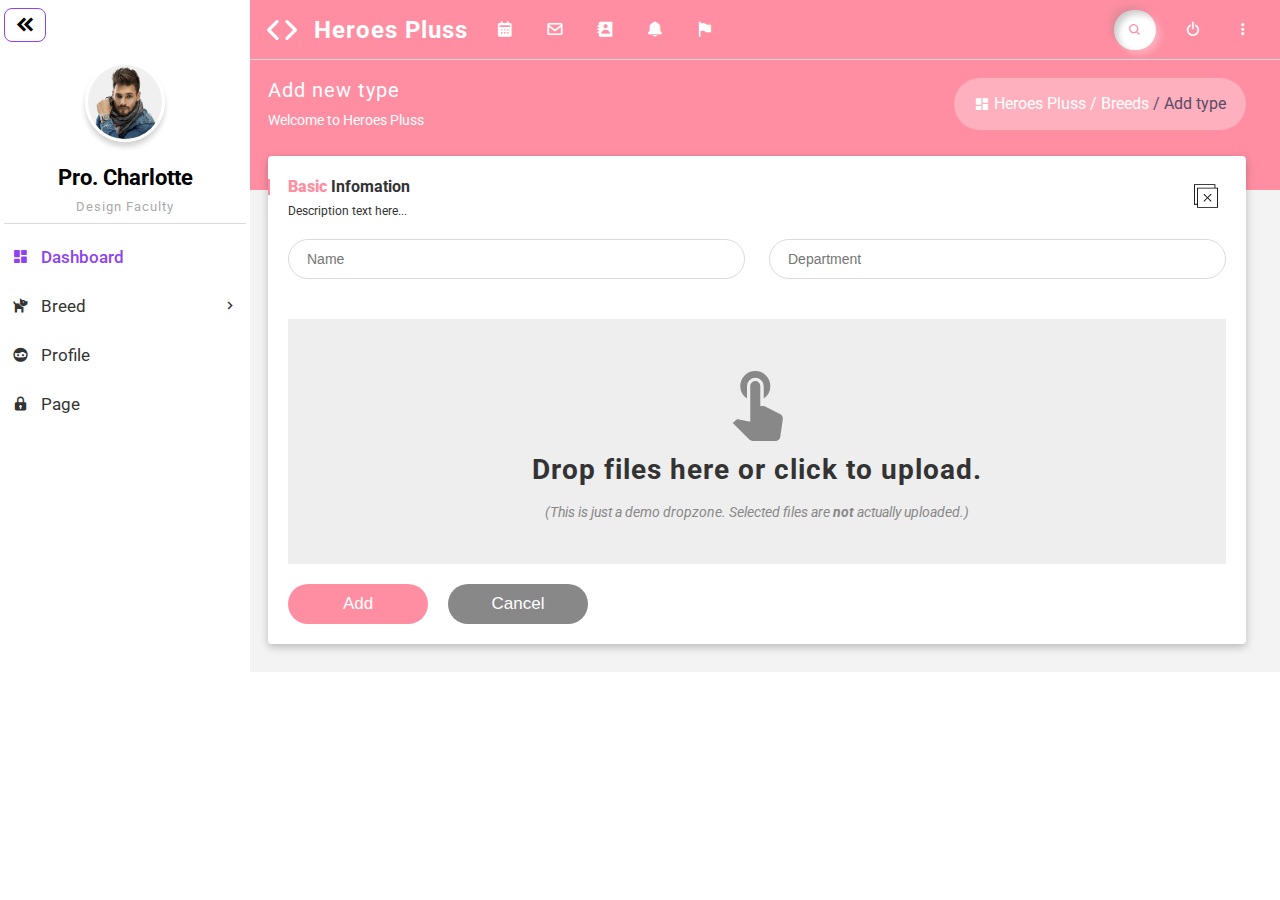
<file: admin/breed/addbreed.html>
<!DOCTYPE html>
<html lang="en">
<head>
    <meta charset="UTF-8">
    <meta http-equiv="X-UA-Compatible" content="IE=edge">
    <meta name="viewport" content="width=device-width, initial-scale=1.0">
    <title>PetOfMe</title>

    <!-- Link CSS -->
    <link rel="stylesheet" type="text/css" href="../../assets/css/base.css">
    <link rel="stylesheet" type="text/css" href="../../assets/css/grid.css">
    <link rel="stylesheet" type="text/css" href="../../assets/css/admin.css">
    <link rel="stylesheet" type="text/css" href="../../assets/css/responsive.css">

    <!-- Icon -->
    <link href='https://unpkg.com/boxicons@2.1.2/css/boxicons.min.css' rel='stylesheet'>
    <link href="https://fonts.googleapis.com/icon?family=Material+Icons" rel="stylesheet">

    <!-- Font  -->
    <link href="https://fonts.googleapis.com/css2?family=Roboto:wght@300;400;500;700&display=swap" rel="stylesheet">
    <link href="https://fonts.googleapis.com/css2?family=Mouse+Memoirs&display=swap" rel="stylesheet">
</head>
<body>
    <main>
        <!-- Left siderbar -->
        <section class="left-sidebar sidebar__even">
            <div class="top-left border-bottom">
                <button class="flex justify-center align-center btn-nav cursor-pointer  btn-close__even">
                    <i class="bx bxs-chevrons-left"></i>
                </button>
                <div class="user-info mt-2x">
                    <div class="image">
                        <a href="#">
                            <img src="../../assets/img/Admin/avatar.png" />
                        </a>
                    </div>
                    <div class="detail">
                        <h2 class="mt-2x">Pro. Charlotte</h2>
                        <span class="block mt-1x">Design Faculty</span>
                    </div>
                </div>
            </div>

            <nav>
                <ul class="list-left">
                    <li class="item-left block">
                        <div class="flex align-center text-item-left column-gap-1_2x active item__even">
                            <i class="bx bxs-dashboard"></i>
                            Dashboard
                        </div>
                    </li>
                    <li class="item-left item-open__even">
                        <div class="flex align-center justify-between text-item-left">
                            <div class="flex align-center column-gap-1_2x">
                                <i class="bx bxs-dog"></i>
                                Breed
                            </div>
                            <i class="bx bx-chevron-right icon-right__even"></i>
                            <i class="bx bx-chevron-down hide icon-down__even" style="display: none;"></i>
                        </div>
                        <ul class="list-sub-left list-sub__even hide">
                            <li class="block">
                                <div class="flex align-center text-item-left column-gap-1_2x item__even">
                                    <i class="bx bx-right-arrow-alt"></i>
                                    All type
                                </div>
                            </li>
                            <li class="block">
                                <div class="flex align-center text-item-left column-gap-1_2x item__even">
                                    <i class="bx bx-right-arrow-alt"></i>
                                    All breed
                                </div>
                            </li>
                        </ul>
                    </li>
                    <li class="item-left block">
                        <div class="flex align-center text-item-left column-gap-1_2x item__even">
                            <i class="bx bxs-face-mask"></i>
                            Profile
                        </div>
                    </li>
                    <li class="item-left block">
                        <div class="flex align-center text-item-left column-gap-1_2x item__even">
                            <i class="bx bxs-lock"></i>
                            Page
                        </div>
                    </li>
                </ul>
            </nav>
        </section>

        <section class="rightsidebar">

        </section>

        <section class="content home home__even">
            <!-- Header -->
            <div class="header flex align-center justify-between wrap border-bottom">
                <div class="left-header flex align-center column-gap-1_2x wrap">
                    <button class="align-center btn-nav cursor-pointer hide btn-open__even">
                        <i class="bx bxs-chevrons-right"></i>
                    </button>
                    <div class="flex align-center column-gap-1_2x cursor-pointer">
                        <svg xmlns="http://www.w3.org/2000/svg" width="40" height="40" viewBox="0 0 24 24"><path fill="#fff" d="M9.71,6.29a1,1,0,0,0-1.42,0l-5,5a1,1,0,0,0,0,1.42l5,5a1,1,0,0,0,1.42,0,1,1,0,0,0,0-1.42L5.41,12l4.3-4.29A1,1,0,0,0,9.71,6.29Zm11,5-5-5a1,1,0,0,0-1.42,1.42L18.59,12l-4.3,4.29a1,1,0,0,0,0,1.42,1,1,0,0,0,1.42,0l5-5A1,1,0,0,0,20.71,11.29Z" class="color000 svgShape"/></svg>
                        <h1 class="name-company white-color letter-1 hide-on-mobile-tablet">Heroes Pluss</h1>
                    </div>
                    <nav>
                        <ul class="list-header flex align-center wrap">
                            <li class="cursor-pointer"><i class="bx bxs-calendar"></i></li>
                            <li class="cursor-pointer"><i class="bx bx-envelope"></i></li>
                            <li class="cursor-pointer"><i class="bx bxs-contact"></i></li>
                            <li class="cursor-pointer"><i class="bx bxs-bell"></i></li>
                            <li class="cursor-pointer"><i class="bx bxs-flag-alt"></i></li>
                        </ul>
                    </nav>
                </div>
                <div class="right-header flex align-center column-gap-1_2x justify-right">
                    <div class="search-container flex align-center justify-center cursor-pointer">
                        <input type="text" name="search" placeholder="Search..." class="search-input">
                        <a href="#" class="search-btn flex align-center justify-center decoration-none">
                            <i class="bx bx-search"></i>
                        </a>
                    </div>
                    <nav>
                        <ul class="list-header flex align-center">
                            <li class="cursor-pointer"><i class="bx bx-power-off"></i></li>
                            <li class="cursor-pointer"><i class="bx bx-dots-vertical-rounded"></i></li>
                        </ul>
                    </nav>
                </div>
            </div>

            <!-- Container -->
            <div class="container pb-2x">
                <!-- Know Top -->
                <div class="know-top">
                    <div class="flex align-center justify-between wrap">
                        <div class="know-welcome mt-1x">
                            <h2 class="letter-1">Add new type</h2>
                            <span>Welcome to Heroes Pluss</span>
                        </div>
                        <nav class="know-tap mt-1x">
                            <ul class="flex align-center wrap">
                                <li>
                                    <div class="flex align-center column-gap-0_4x">
                                        <i class="bx bxs-dashboard"></i>
                                        Heroes Pluss
                                    </div>
                                </li>
                                <li> Breeds</li>
                                <li class="active">
                                    Add type
                                </li>
                            </ul>
                        </nav>
                    </div>
                </div>

                <div class="wrapper mt-1x">
                    <div class="row">
                        <div class="col l-12 m-12 c-12">
                            <div class="card card-breed box-shadow">
                                <div class="card-header flex width-100 align-center">
                                    <div class="card-header__title flex-grow-1">
                                        <h3><strong>Basic</strong> Infomation</h3>
                                        <span class="block mt-1x">Description text here...</span>
                                    </div>
                                    <div class="card-header__add">
                                        <button class="cursor-pointer">
                                            <svg width="24px" height="24px" version="1.1" id="Capa_1" xmlns="http://www.w3.org/2000/svg" xmlns:xlink="http://www.w3.org/1999/xlink" x="0px" y="0px" viewBox="0 0 55 55" style="enable-background:new 0 0 55 55;" xml:space="preserve">
                                                <g>
                                                    <path d="M49,8.5v-8H0v47h7v7h48v-46H49z M2,45.5v-43h45v6H7v37H2z M53,52.5H9v-5v-37h40h4V52.5z"/>
                                                    <path d="M39.485,23.015c-0.391-0.391-1.023-0.391-1.414,0L31,30.086l-7.071-7.071c-0.391-0.391-1.023-0.391-1.414,0
                                                        s-0.391,1.023,0,1.414l7.071,7.071l-7.071,7.071c-0.391,0.391-0.391,1.023,0,1.414c0.195,0.195,0.451,0.293,0.707,0.293
                                                        s0.512-0.098,0.707-0.293L31,32.914l7.071,7.071c0.195,0.195,0.451,0.293,0.707,0.293s0.512-0.098,0.707-0.293
                                                        c0.391-0.391,0.391-1.023,0-1.414L32.414,31.5l7.071-7.071C39.876,24.038,39.876,23.405,39.485,23.015z"/>
                                                </g>
                                            </svg>
                                        </button>
                                    </div>
                                </div>
                                <div>
                                    <div class="row">
                                        <div class="col l-6 m-12 c-12 mt-2x">
                                            <input type="text" class="admin__form-control border" placeholder="Name">
                                        </div>
                                        <div class="col l-6 m-12 c-12 mt-2x">
                                            <input type="text" class="admin__form-control border" placeholder="Department">
                                        </div>
                                        <div class="col l-12 m-12 c-12 mt-2x">
                                            <div id="breed-description"></div>
                                        </div>
                                        <div class="col l-12 m-12 c-12 mt-2x">
                                            <form action="/" id="frmFileUpload" class="admin-dropzone" method="post" enctype="multipart/form-data">
                                                <div class="admin__dz-message">
                                                    <div>
                                                        <i class="admin__material-icons">touch_app</i>
                                                    </div>
                                                    <h3 class="mb-2x mt-1x letter-1">Drop files here or click to upload.</h3>
                                                    <em>(This is just a demo dropzone. Selected files are <strong>not</strong> actually uploaded.)</em>
                                                </div>
                                            </form>
                                        </div>
                                        <div class="col l-12 m-12 c-12 mt-2x">
                                            <div class="flex align-center column-gap-2x">
                                                <button class="btn btn--primary__admin btn--radius">Add</button>
                                                <button class="btn btn--secondary__admin btn--radius">Cancel</button>
                                            </div>
                                        </div>
                                    </div>
                                </div>
                            </div>
                        </div>
                    </div>
                </div>
            </div>
        </section>
    </main>

    <!-- CKEditor cdn -->
    <script src="https://cdn.ckeditor.com/ckeditor5/35.0.1/classic/ckeditor.js"></script>

    <!-- Main JS -->
    <script src="../../assets/js/admin.js" type="application/javascript"></script>

    <script type="application/javascript">
        listLeftSideBar()
        navigationEven()
        ckeditor()
    </script>
</body>
</html>
</file>
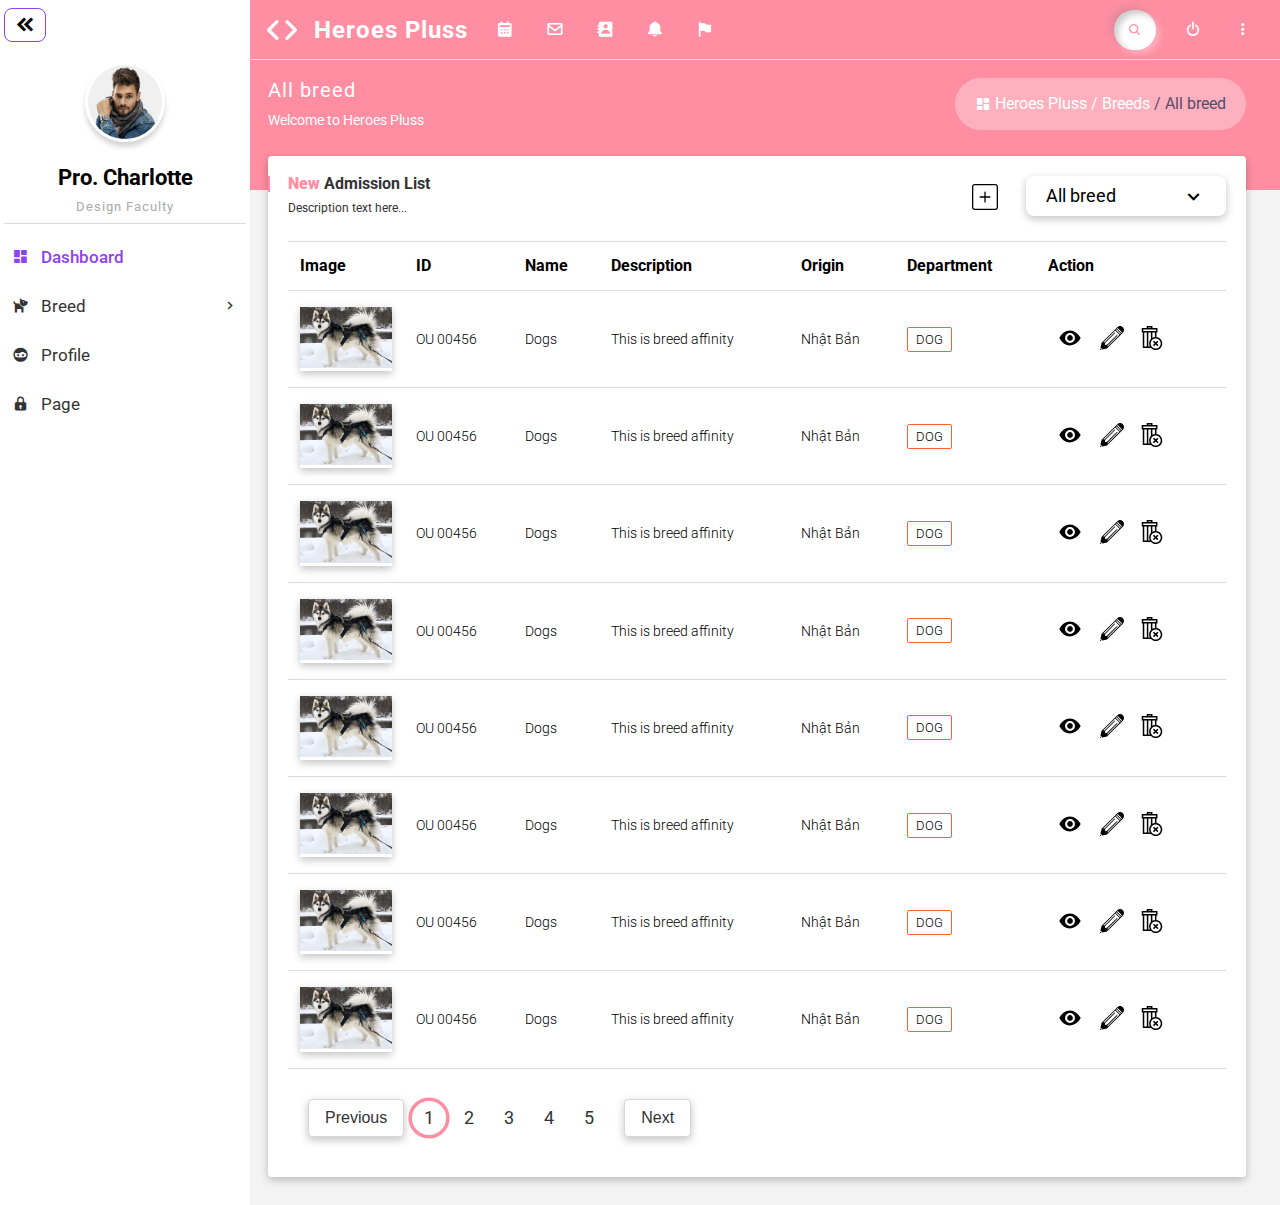
<file: admin/breed/allbreed.html>
<!DOCTYPE html>
<html lang="en">
<head>
    <meta charset="UTF-8">
    <meta http-equiv="X-UA-Compatible" content="IE=edge">
    <meta name="viewport" content="width=device-width, initial-scale=1.0">
    <title>PetOfMe</title>

    <!-- Link CSS -->
    <link rel="stylesheet" type="text/css" href="../../assets/css/base.css">
    <link rel="stylesheet" type="text/css" href="../../assets/css/grid.css">
    <link rel="stylesheet" type="text/css" href="../../assets/css/admin.css">
    <link rel="stylesheet" type="text/css" href="../../assets/css/responsive.css">

    <!-- Icon -->
    <link href='https://unpkg.com/boxicons@2.1.2/css/boxicons.min.css' rel='stylesheet'>
    <link href="https://fonts.googleapis.com/icon?family=Material+Icons" rel="stylesheet">

    <!-- Font  -->
    <link href="https://fonts.googleapis.com/css2?family=Roboto:wght@300;400;500;700&display=swap" rel="stylesheet">
    <link href="https://fonts.googleapis.com/css2?family=Mouse+Memoirs&display=swap" rel="stylesheet">
</head>
<body>
    <main>
        <!-- Left siderbar -->
        <section class="left-sidebar sidebar__even">
            <div class="top-left border-bottom">
                <button class="flex justify-center align-center btn-nav cursor-pointer  btn-close__even">
                    <i class="bx bxs-chevrons-left"></i>
                </button>
                <div class="user-info mt-2x">
                    <div class="image">
                        <a href="#">
                            <img src="../../assets/img/Admin/avatar.png" />
                        </a>
                    </div>
                    <div class="detail">
                        <h2 class="mt-2x">Pro. Charlotte</h2>
                        <span class="block mt-1x">Design Faculty</span>
                    </div>
                </div>
            </div>

            <nav>
                <ul class="list-left">
                    <li class="item-left block">
                        <div class="flex align-center text-item-left column-gap-1_2x active item__even">
                            <i class="bx bxs-dashboard"></i>
                            Dashboard
                        </div>
                    </li>
                    <li class="item-left item-open__even">
                        <div class="flex align-center justify-between text-item-left">
                            <div class="flex align-center column-gap-1_2x">
                                <i class="bx bxs-dog"></i>
                                Breed
                            </div>
                            <i class="bx bx-chevron-right icon-right__even"></i>
                            <i class="bx bx-chevron-down hide icon-down__even" style="display: none;"></i>
                        </div>
                        <ul class="list-sub-left list-sub__even hide">
                            <li class="block">
                                <div class="flex align-center text-item-left column-gap-1_2x item__even">
                                    <i class="bx bx-right-arrow-alt"></i>
                                    All type
                                </div>
                            </li>
                            <li class="block">
                                <div class="flex align-center text-item-left column-gap-1_2x item__even">
                                    <i class="bx bx-right-arrow-alt"></i>
                                    All breed
                                </div>
                            </li>
                        </ul>
                    </li>
                    <li class="item-left block">
                        <div class="flex align-center text-item-left column-gap-1_2x item__even">
                            <i class="bx bxs-face-mask"></i>
                            Profile
                        </div>
                    </li>
                    <li class="item-left block">
                        <div class="flex align-center text-item-left column-gap-1_2x item__even">
                            <i class="bx bxs-lock"></i>
                            Page
                        </div>
                    </li>
                </ul>
            </nav>
        </section>

        <section class="rightsidebar">

        </section>

        <section class="content home home__even">
            <!-- Header -->
            <div class="header flex align-center justify-between wrap border-bottom">
                <div class="left-header flex align-center column-gap-1_2x wrap">
                    <button class="align-center btn-nav cursor-pointer hide btn-open__even">
                        <i class="bx bxs-chevrons-right"></i>
                    </button>
                    <div class="flex align-center column-gap-1_2x cursor-pointer">
                        <svg xmlns="http://www.w3.org/2000/svg" width="40" height="40" viewBox="0 0 24 24"><path fill="#fff" d="M9.71,6.29a1,1,0,0,0-1.42,0l-5,5a1,1,0,0,0,0,1.42l5,5a1,1,0,0,0,1.42,0,1,1,0,0,0,0-1.42L5.41,12l4.3-4.29A1,1,0,0,0,9.71,6.29Zm11,5-5-5a1,1,0,0,0-1.42,1.42L18.59,12l-4.3,4.29a1,1,0,0,0,0,1.42,1,1,0,0,0,1.42,0l5-5A1,1,0,0,0,20.71,11.29Z" class="color000 svgShape"/></svg>
                        <h1 class="name-company white-color letter-1 hide-on-mobile-tablet">Heroes Pluss</h1>
                    </div>
                    <nav>
                        <ul class="list-header flex align-center wrap">
                            <li class="cursor-pointer"><i class="bx bxs-calendar"></i></li>
                            <li class="cursor-pointer"><i class="bx bx-envelope"></i></li>
                            <li class="cursor-pointer"><i class="bx bxs-contact"></i></li>
                            <li class="cursor-pointer"><i class="bx bxs-bell"></i></li>
                            <li class="cursor-pointer"><i class="bx bxs-flag-alt"></i></li>
                        </ul>
                    </nav>
                </div>
                <div class="right-header flex align-center column-gap-1_2x justify-right">
                    <div class="search-container flex align-center justify-center cursor-pointer">
                        <input type="text" name="search" placeholder="Search..." class="search-input">
                        <a href="#" class="search-btn flex align-center justify-center decoration-none">
                            <i class="bx bx-search"></i>
                        </a>
                    </div>
                    <nav>
                        <ul class="list-header flex align-center">
                            <li class="cursor-pointer"><i class="bx bx-power-off"></i></li>
                            <li class="cursor-pointer"><i class="bx bx-dots-vertical-rounded"></i></li>
                        </ul>
                    </nav>
                </div>
            </div>

            <!-- Container -->
            <div class="container pb-2x">
                <!-- Know Top -->
                <div class="know-top">
                    <div class="flex align-center justify-between wrap">
                        <div class="know-welcome mt-1x">
                            <h2 class="letter-1">All breed</h2>
                            <span>Welcome to Heroes Pluss</span>
                        </div>
                        <nav class="know-tap mt-1x">
                            <ul class="flex align-center wrap">
                                <li>
                                    <div class="flex align-center column-gap-0_4x">
                                        <i class="bx bxs-dashboard"></i>
                                        Heroes Pluss
                                    </div>
                                </li>
                                <li> Breeds</li>
                                <li class="active">
                                    All breed
                                </li>
                            </ul>
                        </nav>
                    </div>
                </div>

                <div class="wrapper mt-1x">
                    <div class="row">
                        <div class="col l-12">

                            <!-- Table -->
                            <div class="card card-breed box-shadow">
                                <div class="card-header flex width-100 align-top column-gap-2x">
                                    <div class="card-header__title flex-grow-1">
                                        <h3><strong>New</strong> Admission List</h3>
                                        <span class="block mt-1x">Description text here...</span>
                                    </div>
                                    <div class="card-header__add">
                                        <button class="cursor-pointer">
                                            <svg width="26px" height="26px" version="1.1" id="Capa_1" xmlns="http://www.w3.org/2000/svg" xmlns:xlink="http://www.w3.org/1999/xlink" x="0px" y="0px" viewBox="0 0 489.8 489.8" style="enable-background:new 0 0 489.8 489.8;" xml:space="preserve">
                                                <g>
                                                    <g>
                                                        <path d="M438.2,0H51.6C23.1,0,0,23.2,0,51.6v386.6c0,28.5,23.2,51.6,51.6,51.6h386.6c28.5,0,51.6-23.2,51.6-51.6V51.6
                                                            C489.8,23.2,466.6,0,438.2,0z M465.3,438.2c0,14.9-12.2,27.1-27.1,27.1H51.6c-14.9,0-27.1-12.2-27.1-27.1V51.6
                                                            c0-14.9,12.2-27.1,27.1-27.1h386.6c14.9,0,27.1,12.2,27.1,27.1V438.2z"/>
                                                        <path d="M337.4,232.7h-80.3v-80.3c0-6.8-5.5-12.3-12.3-12.3s-12.3,5.5-12.3,12.3v80.3h-80.3c-6.8,0-12.3,5.5-12.3,12.2
                                                            c0,6.8,5.5,12.3,12.3,12.3h80.3v80.3c0,6.8,5.5,12.3,12.3,12.3s12.3-5.5,12.3-12.3v-80.3h80.3c6.8,0,12.3-5.5,12.3-12.3
                                                            C349.7,238.1,344.2,232.7,337.4,232.7z"/>
                                                    </g>
                                                </g>
                                            </svg>
                                        </button>
                                    </div>
                                    <div class="card-filter card-filter__even">
                                        <div class="card-filter__selected flex align-center justify-between cursor-pointer pd-2x box-shadow card-filter-selected__even">
                                            <span class="card-filter__selected--text card-filter-selected-text__even">All breed</span>
                                            <i class="bx bx-chevron-down"></i>
                                        </div>

                                        <ul class="card-filter__options pd-2x mt-1x box-shadow hide">
                                            <li id="dog" class="card-filter__option flex align-center card-filter-option__even">
                                                <i class="bx bxs-dog" style="color: #171515"></i>
                                                <span class="card-filter__option--text card-filter-option-text__even">Dogs</span>
                                            </li>
                                            <li id="cat" class="card-filter__option flex align-center card-filter-option__even">
                                                <i class="bx bxs-cat" style="color: #171515"></i>
                                                <span class="card-filter__option--text card-filter-option-text__even">Cats</span>
                                            </li>
                                            <li id="animal" class="card-filter__option flex align-center card-filter-option__even">
                                                <i class="bx bx-border-all" style="color: #171515"></i>
                                                <span class="card-filter__option--text card-filter-option-text__even">All breed</span>
                                            </li>
                                        </ul>
                                    </div>
                                </div>
                                <div class="card-body mt-2x border-bottom">
                                    <table class="table">
                                        <thead>
                                            <tr>
                                                <th>Image</th>
                                                <th>ID</th>
                                                <th>Name</th>
                                                <th>Description</th>
                                                <th>Origin</th>
                                                <th>Department</th>
                                                <th>Action</th>
                                            </tr>
                                        </thead>
                                        <tbody>
                                            <tr class="animal dog">
                                                <td class="width-limmit-item-table"><div class="box-shadow"><img class="width-100" src="../../assets/img/alaskan.png" /></div></td>
                                                <td><span class="id-item-table">OU 00456</span></td>
                                                <td>Dogs</td>
                                                <td class="description-item-table">This is breed affinity</td>
                                                <td>Nhật Bản</td>
                                                <td><span class="badge badge-primary">Dog</span></td>
                                                <td class=""><div class="flex align-center">
                                                    <button class="cursor-pointer">
                                                        <svg width="28px" height="28px" viewBox="0 -16 544 544" xmlns="http://www.w3.org/2000/svg" ><title>show</title><path d="M272 400Q205 400 151 361 96 322 64 256 96 190 151 151 205 112 272 112 336 112 392 153 448 193 480 256 448 319 392 360 336 400 272 400ZM272 352Q312 352 340 324 368 296 368 256 368 216 340 188 312 160 272 160 232 160 204 188 176 216 176 256 176 296 204 324 232 352 272 352ZM272 312Q249 312 233 296 216 279 216 256 216 233 233 217 249 200 272 200 295 200 312 217 328 233 328 256 328 279 312 296 295 312 272 312Z" /></svg>
                                                    </button>
                                                    <button class="cursor-pointer">
                                                        <svg width="24px" height="24px" version="1.1" id="Capa_1" xmlns="http://www.w3.org/2000/svg" xmlns:xlink="http://www.w3.org/1999/xlink" x="0px" y="0px" viewBox="0 0 55.25 55.25" style="enable-background:new 0 0 55.25 55.25;" xml:space="preserve">
                                                            <g>
                                                                <path d="M0.523,51.933l-0.497,2.085c-0.016,0.067-0.02,0.135-0.022,0.202C0.004,54.234,0,54.246,0,54.259
                                                                    c0.001,0.114,0.026,0.225,0.065,0.332c0.009,0.025,0.019,0.047,0.03,0.071c0.049,0.107,0.11,0.21,0.196,0.296
                                                                    c0.095,0.095,0.207,0.168,0.328,0.218c0.121,0.05,0.25,0.075,0.379,0.075c0.077,0,0.155-0.009,0.231-0.027l2.086-0.497
                                                                    L0.523,51.933z"/>
                                                                <path d="M52.618,2.631c-3.51-3.508-9.219-3.508-12.729,0L3.827,38.693C3.81,38.71,3.8,38.731,3.785,38.749
                                                                    c-0.021,0.024-0.039,0.05-0.058,0.076c-0.053,0.074-0.094,0.153-0.125,0.239c-0.009,0.026-0.022,0.049-0.029,0.075
                                                                    c-0.003,0.01-0.009,0.02-0.012,0.03l-2.495,10.48L5.6,54.182l10.48-2.495c0.027-0.006,0.051-0.021,0.077-0.03
                                                                    c0.034-0.011,0.066-0.024,0.099-0.039c0.072-0.033,0.139-0.074,0.201-0.123c0.024-0.019,0.049-0.033,0.072-0.054
                                                                    c0.008-0.008,0.018-0.012,0.026-0.02l36.063-36.063C56.127,11.85,56.127,6.14,52.618,2.631z M17.157,47.992l0.354-3.183
                                                                    L39.889,22.43c0.391-0.391,0.391-1.023,0-1.414s-1.023-0.391-1.414,0L16.097,43.395l-4.773,0.53l0.53-4.773l22.38-22.378
                                                                    c0.391-0.391,0.391-1.023,0-1.414s-1.023-0.391-1.414,0L10.44,37.738l-3.183,0.354L34.94,10.409l9.9,9.9L17.157,47.992z
                                                                    M46.254,18.895l-9.9-9.9l1.414-1.414l9.9,9.9L46.254,18.895z M49.082,16.067l-9.9-9.9l1.415-1.415l9.9,9.9L49.082,16.067z"/>
                                                            </g>
                                                        </svg>
                                                    </button>
                                                    <button class="cursor-pointer open-modal__even">
                                                        <svg width="24px" height="24px" version="1.1" id="Layer_1" xmlns="http://www.w3.org/2000/svg" xmlns:xlink="http://www.w3.org/1999/xlink" x="0px" y="0px" viewBox="0 0 473 473" style="enable-background:new 0 0 473 473;" xml:space="preserve">
                                                            <g>
                                                                <path d="M324.285,215.015V128h20V38h-98.384V0H132.669v38H34.285v90h20v305h161.523c23.578,24.635,56.766,40,93.477,40
                                                                    c71.368,0,129.43-58.062,129.43-129.43C438.715,277.276,388.612,222.474,324.285,215.015z M294.285,215.015
                                                                    c-18.052,2.093-34.982,7.911-50,16.669V128h50V215.015z M162.669,30h53.232v8h-53.232V30z M64.285,68h250v30h-250V68z M84.285,128
                                                                    h50v275h-50V128z M164.285,403V128h50v127.768c-21.356,23.089-34.429,53.946-34.429,87.802c0,21.411,5.231,41.622,14.475,59.43
                                                                    H164.285z M309.285,443c-54.826,0-99.429-44.604-99.429-99.43s44.604-99.429,99.429-99.429s99.43,44.604,99.43,99.429
                                                                    S364.111,443,309.285,443z"/>
                                                                <polygon points="342.248,289.395 309.285,322.358 276.323,289.395 255.11,310.608 288.073,343.571 255.11,376.533 276.323,397.746
                                                                    309.285,364.783 342.248,397.746 363.461,376.533 330.498,343.571 363.461,310.608 	"/>
                                                            </g>
                                                        </svg>
                                                    </button>
                                                </div></td>
                                            </tr>

                                            <tr class="animal cat">
                                                <td class="width-limmit-item-table"><div class="box-shadow"><img class="width-100" src="../../assets/img/alaskan.png" /></div></td>
                                                <td><span class="id-item-table">OU 00456</span></td>
                                                <td>Dogs</td>
                                                <td class="description-item-table">This is breed affinity</td>
                                                <td>Nhật Bản</td>
                                                <td><span class="badge badge-primary">Dog</span></td>
                                                <td class=""><div class="flex align-center">
                                                    <button class="cursor-pointer">
                                                        <svg width="28px" height="28px" viewBox="0 -16 544 544" xmlns="http://www.w3.org/2000/svg" ><title>show</title><path d="M272 400Q205 400 151 361 96 322 64 256 96 190 151 151 205 112 272 112 336 112 392 153 448 193 480 256 448 319 392 360 336 400 272 400ZM272 352Q312 352 340 324 368 296 368 256 368 216 340 188 312 160 272 160 232 160 204 188 176 216 176 256 176 296 204 324 232 352 272 352ZM272 312Q249 312 233 296 216 279 216 256 216 233 233 217 249 200 272 200 295 200 312 217 328 233 328 256 328 279 312 296 295 312 272 312Z" /></svg>
                                                    </button>
                                                    <button class="cursor-pointer">
                                                        <svg width="24px" height="24px" version="1.1" id="Capa_1" xmlns="http://www.w3.org/2000/svg" xmlns:xlink="http://www.w3.org/1999/xlink" x="0px" y="0px" viewBox="0 0 55.25 55.25" style="enable-background:new 0 0 55.25 55.25;" xml:space="preserve">
                                                            <g>
                                                                <path d="M0.523,51.933l-0.497,2.085c-0.016,0.067-0.02,0.135-0.022,0.202C0.004,54.234,0,54.246,0,54.259
                                                                    c0.001,0.114,0.026,0.225,0.065,0.332c0.009,0.025,0.019,0.047,0.03,0.071c0.049,0.107,0.11,0.21,0.196,0.296
                                                                    c0.095,0.095,0.207,0.168,0.328,0.218c0.121,0.05,0.25,0.075,0.379,0.075c0.077,0,0.155-0.009,0.231-0.027l2.086-0.497
                                                                    L0.523,51.933z"/>
                                                                <path d="M52.618,2.631c-3.51-3.508-9.219-3.508-12.729,0L3.827,38.693C3.81,38.71,3.8,38.731,3.785,38.749
                                                                    c-0.021,0.024-0.039,0.05-0.058,0.076c-0.053,0.074-0.094,0.153-0.125,0.239c-0.009,0.026-0.022,0.049-0.029,0.075
                                                                    c-0.003,0.01-0.009,0.02-0.012,0.03l-2.495,10.48L5.6,54.182l10.48-2.495c0.027-0.006,0.051-0.021,0.077-0.03
                                                                    c0.034-0.011,0.066-0.024,0.099-0.039c0.072-0.033,0.139-0.074,0.201-0.123c0.024-0.019,0.049-0.033,0.072-0.054
                                                                    c0.008-0.008,0.018-0.012,0.026-0.02l36.063-36.063C56.127,11.85,56.127,6.14,52.618,2.631z M17.157,47.992l0.354-3.183
                                                                    L39.889,22.43c0.391-0.391,0.391-1.023,0-1.414s-1.023-0.391-1.414,0L16.097,43.395l-4.773,0.53l0.53-4.773l22.38-22.378
                                                                    c0.391-0.391,0.391-1.023,0-1.414s-1.023-0.391-1.414,0L10.44,37.738l-3.183,0.354L34.94,10.409l9.9,9.9L17.157,47.992z
                                                                    M46.254,18.895l-9.9-9.9l1.414-1.414l9.9,9.9L46.254,18.895z M49.082,16.067l-9.9-9.9l1.415-1.415l9.9,9.9L49.082,16.067z"/>
                                                            </g>
                                                        </svg>
                                                    </button>
                                                    <button class="cursor-pointer open-modal__even">
                                                        <svg width="24px" height="24px" version="1.1" id="Layer_1" xmlns="http://www.w3.org/2000/svg" xmlns:xlink="http://www.w3.org/1999/xlink" x="0px" y="0px" viewBox="0 0 473 473" style="enable-background:new 0 0 473 473;" xml:space="preserve">
                                                            <g>
                                                                <path d="M324.285,215.015V128h20V38h-98.384V0H132.669v38H34.285v90h20v305h161.523c23.578,24.635,56.766,40,93.477,40
                                                                    c71.368,0,129.43-58.062,129.43-129.43C438.715,277.276,388.612,222.474,324.285,215.015z M294.285,215.015
                                                                    c-18.052,2.093-34.982,7.911-50,16.669V128h50V215.015z M162.669,30h53.232v8h-53.232V30z M64.285,68h250v30h-250V68z M84.285,128
                                                                    h50v275h-50V128z M164.285,403V128h50v127.768c-21.356,23.089-34.429,53.946-34.429,87.802c0,21.411,5.231,41.622,14.475,59.43
                                                                    H164.285z M309.285,443c-54.826,0-99.429-44.604-99.429-99.43s44.604-99.429,99.429-99.429s99.43,44.604,99.43,99.429
                                                                    S364.111,443,309.285,443z"/>
                                                                <polygon points="342.248,289.395 309.285,322.358 276.323,289.395 255.11,310.608 288.073,343.571 255.11,376.533 276.323,397.746
                                                                    309.285,364.783 342.248,397.746 363.461,376.533 330.498,343.571 363.461,310.608 	"/>
                                                            </g>
                                                        </svg>
                                                    </button>
                                                </div></td>
                                            </tr>

                                            <tr class="animal cat">
                                                <td class="width-limmit-item-table"><div class="box-shadow"><img class="width-100" src="../../assets/img/alaskan.png" /></div></td>
                                                <td><span class="id-item-table">OU 00456</span></td>
                                                <td>Dogs</td>
                                                <td class="description-item-table">This is breed affinity</td>
                                                <td>Nhật Bản</td>
                                                <td><span class="badge badge-primary">Dog</span></td>
                                                <td class=""><div class="flex align-center">
                                                    <button class="cursor-pointer">
                                                        <svg width="28px" height="28px" viewBox="0 -16 544 544" xmlns="http://www.w3.org/2000/svg" ><title>show</title><path d="M272 400Q205 400 151 361 96 322 64 256 96 190 151 151 205 112 272 112 336 112 392 153 448 193 480 256 448 319 392 360 336 400 272 400ZM272 352Q312 352 340 324 368 296 368 256 368 216 340 188 312 160 272 160 232 160 204 188 176 216 176 256 176 296 204 324 232 352 272 352ZM272 312Q249 312 233 296 216 279 216 256 216 233 233 217 249 200 272 200 295 200 312 217 328 233 328 256 328 279 312 296 295 312 272 312Z" /></svg>
                                                    </button>
                                                    <button class="cursor-pointer">
                                                        <svg width="24px" height="24px" version="1.1" id="Capa_1" xmlns="http://www.w3.org/2000/svg" xmlns:xlink="http://www.w3.org/1999/xlink" x="0px" y="0px" viewBox="0 0 55.25 55.25" style="enable-background:new 0 0 55.25 55.25;" xml:space="preserve">
                                                            <g>
                                                                <path d="M0.523,51.933l-0.497,2.085c-0.016,0.067-0.02,0.135-0.022,0.202C0.004,54.234,0,54.246,0,54.259
                                                                    c0.001,0.114,0.026,0.225,0.065,0.332c0.009,0.025,0.019,0.047,0.03,0.071c0.049,0.107,0.11,0.21,0.196,0.296
                                                                    c0.095,0.095,0.207,0.168,0.328,0.218c0.121,0.05,0.25,0.075,0.379,0.075c0.077,0,0.155-0.009,0.231-0.027l2.086-0.497
                                                                    L0.523,51.933z"/>
                                                                <path d="M52.618,2.631c-3.51-3.508-9.219-3.508-12.729,0L3.827,38.693C3.81,38.71,3.8,38.731,3.785,38.749
                                                                    c-0.021,0.024-0.039,0.05-0.058,0.076c-0.053,0.074-0.094,0.153-0.125,0.239c-0.009,0.026-0.022,0.049-0.029,0.075
                                                                    c-0.003,0.01-0.009,0.02-0.012,0.03l-2.495,10.48L5.6,54.182l10.48-2.495c0.027-0.006,0.051-0.021,0.077-0.03
                                                                    c0.034-0.011,0.066-0.024,0.099-0.039c0.072-0.033,0.139-0.074,0.201-0.123c0.024-0.019,0.049-0.033,0.072-0.054
                                                                    c0.008-0.008,0.018-0.012,0.026-0.02l36.063-36.063C56.127,11.85,56.127,6.14,52.618,2.631z M17.157,47.992l0.354-3.183
                                                                    L39.889,22.43c0.391-0.391,0.391-1.023,0-1.414s-1.023-0.391-1.414,0L16.097,43.395l-4.773,0.53l0.53-4.773l22.38-22.378
                                                                    c0.391-0.391,0.391-1.023,0-1.414s-1.023-0.391-1.414,0L10.44,37.738l-3.183,0.354L34.94,10.409l9.9,9.9L17.157,47.992z
                                                                    M46.254,18.895l-9.9-9.9l1.414-1.414l9.9,9.9L46.254,18.895z M49.082,16.067l-9.9-9.9l1.415-1.415l9.9,9.9L49.082,16.067z"/>
                                                            </g>
                                                        </svg>
                                                    </button>
                                                    <button class="cursor-pointer open-modal__even">
                                                        <svg width="24px" height="24px" version="1.1" id="Layer_1" xmlns="http://www.w3.org/2000/svg" xmlns:xlink="http://www.w3.org/1999/xlink" x="0px" y="0px" viewBox="0 0 473 473" style="enable-background:new 0 0 473 473;" xml:space="preserve">
                                                            <g>
                                                                <path d="M324.285,215.015V128h20V38h-98.384V0H132.669v38H34.285v90h20v305h161.523c23.578,24.635,56.766,40,93.477,40
                                                                    c71.368,0,129.43-58.062,129.43-129.43C438.715,277.276,388.612,222.474,324.285,215.015z M294.285,215.015
                                                                    c-18.052,2.093-34.982,7.911-50,16.669V128h50V215.015z M162.669,30h53.232v8h-53.232V30z M64.285,68h250v30h-250V68z M84.285,128
                                                                    h50v275h-50V128z M164.285,403V128h50v127.768c-21.356,23.089-34.429,53.946-34.429,87.802c0,21.411,5.231,41.622,14.475,59.43
                                                                    H164.285z M309.285,443c-54.826,0-99.429-44.604-99.429-99.43s44.604-99.429,99.429-99.429s99.43,44.604,99.43,99.429
                                                                    S364.111,443,309.285,443z"/>
                                                                <polygon points="342.248,289.395 309.285,322.358 276.323,289.395 255.11,310.608 288.073,343.571 255.11,376.533 276.323,397.746
                                                                    309.285,364.783 342.248,397.746 363.461,376.533 330.498,343.571 363.461,310.608 	"/>
                                                            </g>
                                                        </svg>
                                                    </button>
                                                </div></td>
                                            </tr>

                                            <tr class="animal dog">
                                                <td class="width-limmit-item-table"><div class="box-shadow"><img class="width-100" src="../../assets/img/alaskan.png" /></div></td>
                                                <td><span class="id-item-table">OU 00456</span></td>
                                                <td>Dogs</td>
                                                <td class="description-item-table">This is breed affinity</td>
                                                <td>Nhật Bản</td>
                                                <td><span class="badge badge-primary">Dog</span></td>
                                                <td class=""><div class="flex align-center">
                                                    <button class="cursor-pointer">
                                                        <svg width="28px" height="28px" viewBox="0 -16 544 544" xmlns="http://www.w3.org/2000/svg" ><title>show</title><path d="M272 400Q205 400 151 361 96 322 64 256 96 190 151 151 205 112 272 112 336 112 392 153 448 193 480 256 448 319 392 360 336 400 272 400ZM272 352Q312 352 340 324 368 296 368 256 368 216 340 188 312 160 272 160 232 160 204 188 176 216 176 256 176 296 204 324 232 352 272 352ZM272 312Q249 312 233 296 216 279 216 256 216 233 233 217 249 200 272 200 295 200 312 217 328 233 328 256 328 279 312 296 295 312 272 312Z" /></svg>
                                                    </button>
                                                    <button class="cursor-pointer">
                                                        <svg width="24px" height="24px" version="1.1" id="Capa_1" xmlns="http://www.w3.org/2000/svg" xmlns:xlink="http://www.w3.org/1999/xlink" x="0px" y="0px" viewBox="0 0 55.25 55.25" style="enable-background:new 0 0 55.25 55.25;" xml:space="preserve">
                                                            <g>
                                                                <path d="M0.523,51.933l-0.497,2.085c-0.016,0.067-0.02,0.135-0.022,0.202C0.004,54.234,0,54.246,0,54.259
                                                                    c0.001,0.114,0.026,0.225,0.065,0.332c0.009,0.025,0.019,0.047,0.03,0.071c0.049,0.107,0.11,0.21,0.196,0.296
                                                                    c0.095,0.095,0.207,0.168,0.328,0.218c0.121,0.05,0.25,0.075,0.379,0.075c0.077,0,0.155-0.009,0.231-0.027l2.086-0.497
                                                                    L0.523,51.933z"/>
                                                                <path d="M52.618,2.631c-3.51-3.508-9.219-3.508-12.729,0L3.827,38.693C3.81,38.71,3.8,38.731,3.785,38.749
                                                                    c-0.021,0.024-0.039,0.05-0.058,0.076c-0.053,0.074-0.094,0.153-0.125,0.239c-0.009,0.026-0.022,0.049-0.029,0.075
                                                                    c-0.003,0.01-0.009,0.02-0.012,0.03l-2.495,10.48L5.6,54.182l10.48-2.495c0.027-0.006,0.051-0.021,0.077-0.03
                                                                    c0.034-0.011,0.066-0.024,0.099-0.039c0.072-0.033,0.139-0.074,0.201-0.123c0.024-0.019,0.049-0.033,0.072-0.054
                                                                    c0.008-0.008,0.018-0.012,0.026-0.02l36.063-36.063C56.127,11.85,56.127,6.14,52.618,2.631z M17.157,47.992l0.354-3.183
                                                                    L39.889,22.43c0.391-0.391,0.391-1.023,0-1.414s-1.023-0.391-1.414,0L16.097,43.395l-4.773,0.53l0.53-4.773l22.38-22.378
                                                                    c0.391-0.391,0.391-1.023,0-1.414s-1.023-0.391-1.414,0L10.44,37.738l-3.183,0.354L34.94,10.409l9.9,9.9L17.157,47.992z
                                                                    M46.254,18.895l-9.9-9.9l1.414-1.414l9.9,9.9L46.254,18.895z M49.082,16.067l-9.9-9.9l1.415-1.415l9.9,9.9L49.082,16.067z"/>
                                                            </g>
                                                        </svg>
                                                    </button>
                                                    <button class="cursor-pointer open-modal__even">
                                                        <svg width="24px" height="24px" version="1.1" id="Layer_1" xmlns="http://www.w3.org/2000/svg" xmlns:xlink="http://www.w3.org/1999/xlink" x="0px" y="0px" viewBox="0 0 473 473" style="enable-background:new 0 0 473 473;" xml:space="preserve">
                                                            <g>
                                                                <path d="M324.285,215.015V128h20V38h-98.384V0H132.669v38H34.285v90h20v305h161.523c23.578,24.635,56.766,40,93.477,40
                                                                    c71.368,0,129.43-58.062,129.43-129.43C438.715,277.276,388.612,222.474,324.285,215.015z M294.285,215.015
                                                                    c-18.052,2.093-34.982,7.911-50,16.669V128h50V215.015z M162.669,30h53.232v8h-53.232V30z M64.285,68h250v30h-250V68z M84.285,128
                                                                    h50v275h-50V128z M164.285,403V128h50v127.768c-21.356,23.089-34.429,53.946-34.429,87.802c0,21.411,5.231,41.622,14.475,59.43
                                                                    H164.285z M309.285,443c-54.826,0-99.429-44.604-99.429-99.43s44.604-99.429,99.429-99.429s99.43,44.604,99.43,99.429
                                                                    S364.111,443,309.285,443z"/>
                                                                <polygon points="342.248,289.395 309.285,322.358 276.323,289.395 255.11,310.608 288.073,343.571 255.11,376.533 276.323,397.746
                                                                    309.285,364.783 342.248,397.746 363.461,376.533 330.498,343.571 363.461,310.608 	"/>
                                                            </g>
                                                        </svg>
                                                    </button>
                                                </div></td>
                                            </tr>

                                            <tr class="animal cat">
                                                <td class="width-limmit-item-table"><div class="box-shadow"><img class="width-100" src="../../assets/img/alaskan.png" /></div></td>
                                                <td><span class="id-item-table">OU 00456</span></td>
                                                <td>Dogs</td>
                                                <td class="description-item-table">This is breed affinity</td>
                                                <td>Nhật Bản</td>
                                                <td><span class="badge badge-primary">Dog</span></td>
                                                <td class=""><div class="flex align-center">
                                                    <button class="cursor-pointer">
                                                        <svg width="28px" height="28px" viewBox="0 -16 544 544" xmlns="http://www.w3.org/2000/svg" ><title>show</title><path d="M272 400Q205 400 151 361 96 322 64 256 96 190 151 151 205 112 272 112 336 112 392 153 448 193 480 256 448 319 392 360 336 400 272 400ZM272 352Q312 352 340 324 368 296 368 256 368 216 340 188 312 160 272 160 232 160 204 188 176 216 176 256 176 296 204 324 232 352 272 352ZM272 312Q249 312 233 296 216 279 216 256 216 233 233 217 249 200 272 200 295 200 312 217 328 233 328 256 328 279 312 296 295 312 272 312Z" /></svg>
                                                    </button>
                                                    <button class="cursor-pointer">
                                                        <svg width="24px" height="24px" version="1.1" id="Capa_1" xmlns="http://www.w3.org/2000/svg" xmlns:xlink="http://www.w3.org/1999/xlink" x="0px" y="0px" viewBox="0 0 55.25 55.25" style="enable-background:new 0 0 55.25 55.25;" xml:space="preserve">
                                                            <g>
                                                                <path d="M0.523,51.933l-0.497,2.085c-0.016,0.067-0.02,0.135-0.022,0.202C0.004,54.234,0,54.246,0,54.259
                                                                    c0.001,0.114,0.026,0.225,0.065,0.332c0.009,0.025,0.019,0.047,0.03,0.071c0.049,0.107,0.11,0.21,0.196,0.296
                                                                    c0.095,0.095,0.207,0.168,0.328,0.218c0.121,0.05,0.25,0.075,0.379,0.075c0.077,0,0.155-0.009,0.231-0.027l2.086-0.497
                                                                    L0.523,51.933z"/>
                                                                <path d="M52.618,2.631c-3.51-3.508-9.219-3.508-12.729,0L3.827,38.693C3.81,38.71,3.8,38.731,3.785,38.749
                                                                    c-0.021,0.024-0.039,0.05-0.058,0.076c-0.053,0.074-0.094,0.153-0.125,0.239c-0.009,0.026-0.022,0.049-0.029,0.075
                                                                    c-0.003,0.01-0.009,0.02-0.012,0.03l-2.495,10.48L5.6,54.182l10.48-2.495c0.027-0.006,0.051-0.021,0.077-0.03
                                                                    c0.034-0.011,0.066-0.024,0.099-0.039c0.072-0.033,0.139-0.074,0.201-0.123c0.024-0.019,0.049-0.033,0.072-0.054
                                                                    c0.008-0.008,0.018-0.012,0.026-0.02l36.063-36.063C56.127,11.85,56.127,6.14,52.618,2.631z M17.157,47.992l0.354-3.183
                                                                    L39.889,22.43c0.391-0.391,0.391-1.023,0-1.414s-1.023-0.391-1.414,0L16.097,43.395l-4.773,0.53l0.53-4.773l22.38-22.378
                                                                    c0.391-0.391,0.391-1.023,0-1.414s-1.023-0.391-1.414,0L10.44,37.738l-3.183,0.354L34.94,10.409l9.9,9.9L17.157,47.992z
                                                                    M46.254,18.895l-9.9-9.9l1.414-1.414l9.9,9.9L46.254,18.895z M49.082,16.067l-9.9-9.9l1.415-1.415l9.9,9.9L49.082,16.067z"/>
                                                            </g>
                                                        </svg>
                                                    </button>
                                                    <button class="cursor-pointer open-modal__even">
                                                        <svg width="24px" height="24px" version="1.1" id="Layer_1" xmlns="http://www.w3.org/2000/svg" xmlns:xlink="http://www.w3.org/1999/xlink" x="0px" y="0px" viewBox="0 0 473 473" style="enable-background:new 0 0 473 473;" xml:space="preserve">
                                                            <g>
                                                                <path d="M324.285,215.015V128h20V38h-98.384V0H132.669v38H34.285v90h20v305h161.523c23.578,24.635,56.766,40,93.477,40
                                                                    c71.368,0,129.43-58.062,129.43-129.43C438.715,277.276,388.612,222.474,324.285,215.015z M294.285,215.015
                                                                    c-18.052,2.093-34.982,7.911-50,16.669V128h50V215.015z M162.669,30h53.232v8h-53.232V30z M64.285,68h250v30h-250V68z M84.285,128
                                                                    h50v275h-50V128z M164.285,403V128h50v127.768c-21.356,23.089-34.429,53.946-34.429,87.802c0,21.411,5.231,41.622,14.475,59.43
                                                                    H164.285z M309.285,443c-54.826,0-99.429-44.604-99.429-99.43s44.604-99.429,99.429-99.429s99.43,44.604,99.43,99.429
                                                                    S364.111,443,309.285,443z"/>
                                                                <polygon points="342.248,289.395 309.285,322.358 276.323,289.395 255.11,310.608 288.073,343.571 255.11,376.533 276.323,397.746
                                                                    309.285,364.783 342.248,397.746 363.461,376.533 330.498,343.571 363.461,310.608 	"/>
                                                            </g>
                                                        </svg>
                                                    </button>
                                                </div></td>
                                            </tr>

                                            <tr class="animal dog">
                                                <td class="width-limmit-item-table"><div class="box-shadow"><img class="width-100" src="../../assets/img/alaskan.png" /></div></td>
                                                <td><span class="id-item-table">OU 00456</span></td>
                                                <td>Dogs</td>
                                                <td class="description-item-table">This is breed affinity</td>
                                                <td>Nhật Bản</td>
                                                <td><span class="badge badge-primary">Dog</span></td>
                                                <td class=""><div class="flex align-center">
                                                    <button class="cursor-pointer">
                                                        <svg width="28px" height="28px" viewBox="0 -16 544 544" xmlns="http://www.w3.org/2000/svg" ><title>show</title><path d="M272 400Q205 400 151 361 96 322 64 256 96 190 151 151 205 112 272 112 336 112 392 153 448 193 480 256 448 319 392 360 336 400 272 400ZM272 352Q312 352 340 324 368 296 368 256 368 216 340 188 312 160 272 160 232 160 204 188 176 216 176 256 176 296 204 324 232 352 272 352ZM272 312Q249 312 233 296 216 279 216 256 216 233 233 217 249 200 272 200 295 200 312 217 328 233 328 256 328 279 312 296 295 312 272 312Z" /></svg>
                                                    </button>
                                                    <button class="cursor-pointer">
                                                        <svg width="24px" height="24px" version="1.1" id="Capa_1" xmlns="http://www.w3.org/2000/svg" xmlns:xlink="http://www.w3.org/1999/xlink" x="0px" y="0px" viewBox="0 0 55.25 55.25" style="enable-background:new 0 0 55.25 55.25;" xml:space="preserve">
                                                            <g>
                                                                <path d="M0.523,51.933l-0.497,2.085c-0.016,0.067-0.02,0.135-0.022,0.202C0.004,54.234,0,54.246,0,54.259
                                                                    c0.001,0.114,0.026,0.225,0.065,0.332c0.009,0.025,0.019,0.047,0.03,0.071c0.049,0.107,0.11,0.21,0.196,0.296
                                                                    c0.095,0.095,0.207,0.168,0.328,0.218c0.121,0.05,0.25,0.075,0.379,0.075c0.077,0,0.155-0.009,0.231-0.027l2.086-0.497
                                                                    L0.523,51.933z"/>
                                                                <path d="M52.618,2.631c-3.51-3.508-9.219-3.508-12.729,0L3.827,38.693C3.81,38.71,3.8,38.731,3.785,38.749
                                                                    c-0.021,0.024-0.039,0.05-0.058,0.076c-0.053,0.074-0.094,0.153-0.125,0.239c-0.009,0.026-0.022,0.049-0.029,0.075
                                                                    c-0.003,0.01-0.009,0.02-0.012,0.03l-2.495,10.48L5.6,54.182l10.48-2.495c0.027-0.006,0.051-0.021,0.077-0.03
                                                                    c0.034-0.011,0.066-0.024,0.099-0.039c0.072-0.033,0.139-0.074,0.201-0.123c0.024-0.019,0.049-0.033,0.072-0.054
                                                                    c0.008-0.008,0.018-0.012,0.026-0.02l36.063-36.063C56.127,11.85,56.127,6.14,52.618,2.631z M17.157,47.992l0.354-3.183
                                                                    L39.889,22.43c0.391-0.391,0.391-1.023,0-1.414s-1.023-0.391-1.414,0L16.097,43.395l-4.773,0.53l0.53-4.773l22.38-22.378
                                                                    c0.391-0.391,0.391-1.023,0-1.414s-1.023-0.391-1.414,0L10.44,37.738l-3.183,0.354L34.94,10.409l9.9,9.9L17.157,47.992z
                                                                    M46.254,18.895l-9.9-9.9l1.414-1.414l9.9,9.9L46.254,18.895z M49.082,16.067l-9.9-9.9l1.415-1.415l9.9,9.9L49.082,16.067z"/>
                                                            </g>
                                                        </svg>
                                                    </button>
                                                    <button class="cursor-pointer open-modal__even">
                                                        <svg width="24px" height="24px" version="1.1" id="Layer_1" xmlns="http://www.w3.org/2000/svg" xmlns:xlink="http://www.w3.org/1999/xlink" x="0px" y="0px" viewBox="0 0 473 473" style="enable-background:new 0 0 473 473;" xml:space="preserve">
                                                            <g>
                                                                <path d="M324.285,215.015V128h20V38h-98.384V0H132.669v38H34.285v90h20v305h161.523c23.578,24.635,56.766,40,93.477,40
                                                                    c71.368,0,129.43-58.062,129.43-129.43C438.715,277.276,388.612,222.474,324.285,215.015z M294.285,215.015
                                                                    c-18.052,2.093-34.982,7.911-50,16.669V128h50V215.015z M162.669,30h53.232v8h-53.232V30z M64.285,68h250v30h-250V68z M84.285,128
                                                                    h50v275h-50V128z M164.285,403V128h50v127.768c-21.356,23.089-34.429,53.946-34.429,87.802c0,21.411,5.231,41.622,14.475,59.43
                                                                    H164.285z M309.285,443c-54.826,0-99.429-44.604-99.429-99.43s44.604-99.429,99.429-99.429s99.43,44.604,99.43,99.429
                                                                    S364.111,443,309.285,443z"/>
                                                                <polygon points="342.248,289.395 309.285,322.358 276.323,289.395 255.11,310.608 288.073,343.571 255.11,376.533 276.323,397.746
                                                                    309.285,364.783 342.248,397.746 363.461,376.533 330.498,343.571 363.461,310.608 	"/>
                                                            </g>
                                                        </svg>
                                                    </button>
                                                </div></td>
                                            </tr>

                                            <tr class="animal cat">
                                                <td class="width-limmit-item-table"><div class="box-shadow"><img class="width-100" src="../../assets/img/alaskan.png" /></div></td>
                                                <td><span class="id-item-table">OU 00456</span></td>
                                                <td>Dogs</td>
                                                <td class="description-item-table">This is breed affinity</td>
                                                <td>Nhật Bản</td>
                                                <td><span class="badge badge-primary">Dog</span></td>
                                                <td class=""><div class="flex align-center">
                                                    <button class="cursor-pointer">
                                                        <svg width="28px" height="28px" viewBox="0 -16 544 544" xmlns="http://www.w3.org/2000/svg" ><title>show</title><path d="M272 400Q205 400 151 361 96 322 64 256 96 190 151 151 205 112 272 112 336 112 392 153 448 193 480 256 448 319 392 360 336 400 272 400ZM272 352Q312 352 340 324 368 296 368 256 368 216 340 188 312 160 272 160 232 160 204 188 176 216 176 256 176 296 204 324 232 352 272 352ZM272 312Q249 312 233 296 216 279 216 256 216 233 233 217 249 200 272 200 295 200 312 217 328 233 328 256 328 279 312 296 295 312 272 312Z" /></svg>
                                                    </button>
                                                    <button class="cursor-pointer">
                                                        <svg width="24px" height="24px" version="1.1" id="Capa_1" xmlns="http://www.w3.org/2000/svg" xmlns:xlink="http://www.w3.org/1999/xlink" x="0px" y="0px" viewBox="0 0 55.25 55.25" style="enable-background:new 0 0 55.25 55.25;" xml:space="preserve">
                                                            <g>
                                                                <path d="M0.523,51.933l-0.497,2.085c-0.016,0.067-0.02,0.135-0.022,0.202C0.004,54.234,0,54.246,0,54.259
                                                                    c0.001,0.114,0.026,0.225,0.065,0.332c0.009,0.025,0.019,0.047,0.03,0.071c0.049,0.107,0.11,0.21,0.196,0.296
                                                                    c0.095,0.095,0.207,0.168,0.328,0.218c0.121,0.05,0.25,0.075,0.379,0.075c0.077,0,0.155-0.009,0.231-0.027l2.086-0.497
                                                                    L0.523,51.933z"/>
                                                                <path d="M52.618,2.631c-3.51-3.508-9.219-3.508-12.729,0L3.827,38.693C3.81,38.71,3.8,38.731,3.785,38.749
                                                                    c-0.021,0.024-0.039,0.05-0.058,0.076c-0.053,0.074-0.094,0.153-0.125,0.239c-0.009,0.026-0.022,0.049-0.029,0.075
                                                                    c-0.003,0.01-0.009,0.02-0.012,0.03l-2.495,10.48L5.6,54.182l10.48-2.495c0.027-0.006,0.051-0.021,0.077-0.03
                                                                    c0.034-0.011,0.066-0.024,0.099-0.039c0.072-0.033,0.139-0.074,0.201-0.123c0.024-0.019,0.049-0.033,0.072-0.054
                                                                    c0.008-0.008,0.018-0.012,0.026-0.02l36.063-36.063C56.127,11.85,56.127,6.14,52.618,2.631z M17.157,47.992l0.354-3.183
                                                                    L39.889,22.43c0.391-0.391,0.391-1.023,0-1.414s-1.023-0.391-1.414,0L16.097,43.395l-4.773,0.53l0.53-4.773l22.38-22.378
                                                                    c0.391-0.391,0.391-1.023,0-1.414s-1.023-0.391-1.414,0L10.44,37.738l-3.183,0.354L34.94,10.409l9.9,9.9L17.157,47.992z
                                                                    M46.254,18.895l-9.9-9.9l1.414-1.414l9.9,9.9L46.254,18.895z M49.082,16.067l-9.9-9.9l1.415-1.415l9.9,9.9L49.082,16.067z"/>
                                                            </g>
                                                        </svg>
                                                    </button>
                                                    <button class="cursor-pointer open-modal__even">
                                                        <svg width="24px" height="24px" version="1.1" id="Layer_1" xmlns="http://www.w3.org/2000/svg" xmlns:xlink="http://www.w3.org/1999/xlink" x="0px" y="0px" viewBox="0 0 473 473" style="enable-background:new 0 0 473 473;" xml:space="preserve">
                                                            <g>
                                                                <path d="M324.285,215.015V128h20V38h-98.384V0H132.669v38H34.285v90h20v305h161.523c23.578,24.635,56.766,40,93.477,40
                                                                    c71.368,0,129.43-58.062,129.43-129.43C438.715,277.276,388.612,222.474,324.285,215.015z M294.285,215.015
                                                                    c-18.052,2.093-34.982,7.911-50,16.669V128h50V215.015z M162.669,30h53.232v8h-53.232V30z M64.285,68h250v30h-250V68z M84.285,128
                                                                    h50v275h-50V128z M164.285,403V128h50v127.768c-21.356,23.089-34.429,53.946-34.429,87.802c0,21.411,5.231,41.622,14.475,59.43
                                                                    H164.285z M309.285,443c-54.826,0-99.429-44.604-99.429-99.43s44.604-99.429,99.429-99.429s99.43,44.604,99.43,99.429
                                                                    S364.111,443,309.285,443z"/>
                                                                <polygon points="342.248,289.395 309.285,322.358 276.323,289.395 255.11,310.608 288.073,343.571 255.11,376.533 276.323,397.746
                                                                    309.285,364.783 342.248,397.746 363.461,376.533 330.498,343.571 363.461,310.608 	"/>
                                                            </g>
                                                        </svg>
                                                    </button>
                                                </div></td>
                                            </tr>

                                            <tr class="animal cat">
                                                <td class="width-limmit-item-table"><div class="box-shadow"><img class="width-100" src="../../assets/img/alaskan.png" /></div></td>
                                                <td><span class="id-item-table">OU 00456</span></td>
                                                <td>Dogs</td>
                                                <td class="description-item-table">This is breed affinity</td>
                                                <td>Nhật Bản</td>
                                                <td><span class="badge badge-primary">Dog</span></td>
                                                <td class=""><div class="flex align-center">
                                                    <button class="cursor-pointer">
                                                        <svg width="28px" height="28px" viewBox="0 -16 544 544" xmlns="http://www.w3.org/2000/svg" ><title>show</title><path d="M272 400Q205 400 151 361 96 322 64 256 96 190 151 151 205 112 272 112 336 112 392 153 448 193 480 256 448 319 392 360 336 400 272 400ZM272 352Q312 352 340 324 368 296 368 256 368 216 340 188 312 160 272 160 232 160 204 188 176 216 176 256 176 296 204 324 232 352 272 352ZM272 312Q249 312 233 296 216 279 216 256 216 233 233 217 249 200 272 200 295 200 312 217 328 233 328 256 328 279 312 296 295 312 272 312Z" /></svg>
                                                    </button>
                                                    <button class="cursor-pointer">
                                                        <svg width="24px" height="24px" version="1.1" id="Capa_1" xmlns="http://www.w3.org/2000/svg" xmlns:xlink="http://www.w3.org/1999/xlink" x="0px" y="0px" viewBox="0 0 55.25 55.25" style="enable-background:new 0 0 55.25 55.25;" xml:space="preserve">
                                                            <g>
                                                                <path d="M0.523,51.933l-0.497,2.085c-0.016,0.067-0.02,0.135-0.022,0.202C0.004,54.234,0,54.246,0,54.259
                                                                    c0.001,0.114,0.026,0.225,0.065,0.332c0.009,0.025,0.019,0.047,0.03,0.071c0.049,0.107,0.11,0.21,0.196,0.296
                                                                    c0.095,0.095,0.207,0.168,0.328,0.218c0.121,0.05,0.25,0.075,0.379,0.075c0.077,0,0.155-0.009,0.231-0.027l2.086-0.497
                                                                    L0.523,51.933z"/>
                                                                <path d="M52.618,2.631c-3.51-3.508-9.219-3.508-12.729,0L3.827,38.693C3.81,38.71,3.8,38.731,3.785,38.749
                                                                    c-0.021,0.024-0.039,0.05-0.058,0.076c-0.053,0.074-0.094,0.153-0.125,0.239c-0.009,0.026-0.022,0.049-0.029,0.075
                                                                    c-0.003,0.01-0.009,0.02-0.012,0.03l-2.495,10.48L5.6,54.182l10.48-2.495c0.027-0.006,0.051-0.021,0.077-0.03
                                                                    c0.034-0.011,0.066-0.024,0.099-0.039c0.072-0.033,0.139-0.074,0.201-0.123c0.024-0.019,0.049-0.033,0.072-0.054
                                                                    c0.008-0.008,0.018-0.012,0.026-0.02l36.063-36.063C56.127,11.85,56.127,6.14,52.618,2.631z M17.157,47.992l0.354-3.183
                                                                    L39.889,22.43c0.391-0.391,0.391-1.023,0-1.414s-1.023-0.391-1.414,0L16.097,43.395l-4.773,0.53l0.53-4.773l22.38-22.378
                                                                    c0.391-0.391,0.391-1.023,0-1.414s-1.023-0.391-1.414,0L10.44,37.738l-3.183,0.354L34.94,10.409l9.9,9.9L17.157,47.992z
                                                                    M46.254,18.895l-9.9-9.9l1.414-1.414l9.9,9.9L46.254,18.895z M49.082,16.067l-9.9-9.9l1.415-1.415l9.9,9.9L49.082,16.067z"/>
                                                            </g>
                                                        </svg>
                                                    </button>
                                                    <button class="cursor-pointer open-modal__even">
                                                        <svg width="24px" height="24px" version="1.1" id="Layer_1" xmlns="http://www.w3.org/2000/svg" xmlns:xlink="http://www.w3.org/1999/xlink" x="0px" y="0px" viewBox="0 0 473 473" style="enable-background:new 0 0 473 473;" xml:space="preserve">
                                                            <g>
                                                                <path d="M324.285,215.015V128h20V38h-98.384V0H132.669v38H34.285v90h20v305h161.523c23.578,24.635,56.766,40,93.477,40
                                                                    c71.368,0,129.43-58.062,129.43-129.43C438.715,277.276,388.612,222.474,324.285,215.015z M294.285,215.015
                                                                    c-18.052,2.093-34.982,7.911-50,16.669V128h50V215.015z M162.669,30h53.232v8h-53.232V30z M64.285,68h250v30h-250V68z M84.285,128
                                                                    h50v275h-50V128z M164.285,403V128h50v127.768c-21.356,23.089-34.429,53.946-34.429,87.802c0,21.411,5.231,41.622,14.475,59.43
                                                                    H164.285z M309.285,443c-54.826,0-99.429-44.604-99.429-99.43s44.604-99.429,99.429-99.429s99.43,44.604,99.43,99.429
                                                                    S364.111,443,309.285,443z"/>
                                                                <polygon points="342.248,289.395 309.285,322.358 276.323,289.395 255.11,310.608 288.073,343.571 255.11,376.533 276.323,397.746
                                                                    309.285,364.783 342.248,397.746 363.461,376.533 330.498,343.571 363.461,310.608 	"/>
                                                            </g>
                                                        </svg>
                                                    </button>
                                                </div></td>
                                            </tr>
                                        </tbody>
                                    </table>
                                </div>
                                <div class="card-pagination mt-1x pd-2x flex align-center column-gap-2x">
                                    <button class="box-shadow cursor-pointer card-pagination-prev__even">Previous</button>
                                    <ul class="card-pagination__wrap flex align-center column-gap-2x">
                                        <li class="card-pagination__index"><a>1</a></li>
                                        <li class="card-pagination__index"><a>2</a></li>
                                        <li class="card-pagination__index"><a>3</a></li>
                                        <li class="card-pagination__index"><a>4</a></li>
                                        <li class="card-pagination__index"><a>5</a></li>
                                    </ul>
                                    <button class="box-shadow cursor-pointer card-pagination-next__even">Next</button>
                                    <svg viewBox="0 0 100 100">
                                        <path d="m 7.1428558,49.999998 c -1e-7,-23.669348 19.1877962,-42.8571447 42.8571442,-42.8571446 23.669347,0 42.857144,19.1877966 42.857144,42.8571446" />
                                    </svg>
                                    <svg viewBox="0 0 100 100">
                                        <path d="m 7.1428558,49.999998 c -1e-7,23.669347 19.1877962,42.857144 42.8571442,42.857144 23.669347,0 42.857144,-19.187797 42.857144,-42.857144" />
                                    </svg>
                                </div>
                            </div>
                        </div>
                    </div>
                </div>
            </div>
        </section>

        <!-- Modal delete -->
        <div class="admin-modal flex justify-center align-center modal__even">
            <div class="admin-modal__container align-center flex pt-2x pb-2x">
                <p class="admin-message mt-none mb-2x">Are you sure you want to delete this element?</p>
                <div class="admin-options flex justify-between column-gap-4x">
                    <button>Yes</button>
                    <button class="close-modal__even">No</button>
                </div>
            </div>
        </div>
    </main>

    <!-- Main JS -->
    <script src="../../assets/js/admin.js" type="application/javascript"></script>

    <script type="application/javascript">
        listLeftSideBar()
        navigationEven()
        openModal()
        optionFilterTable()
        pagination()
    </script>
</body>
</html>
</file>
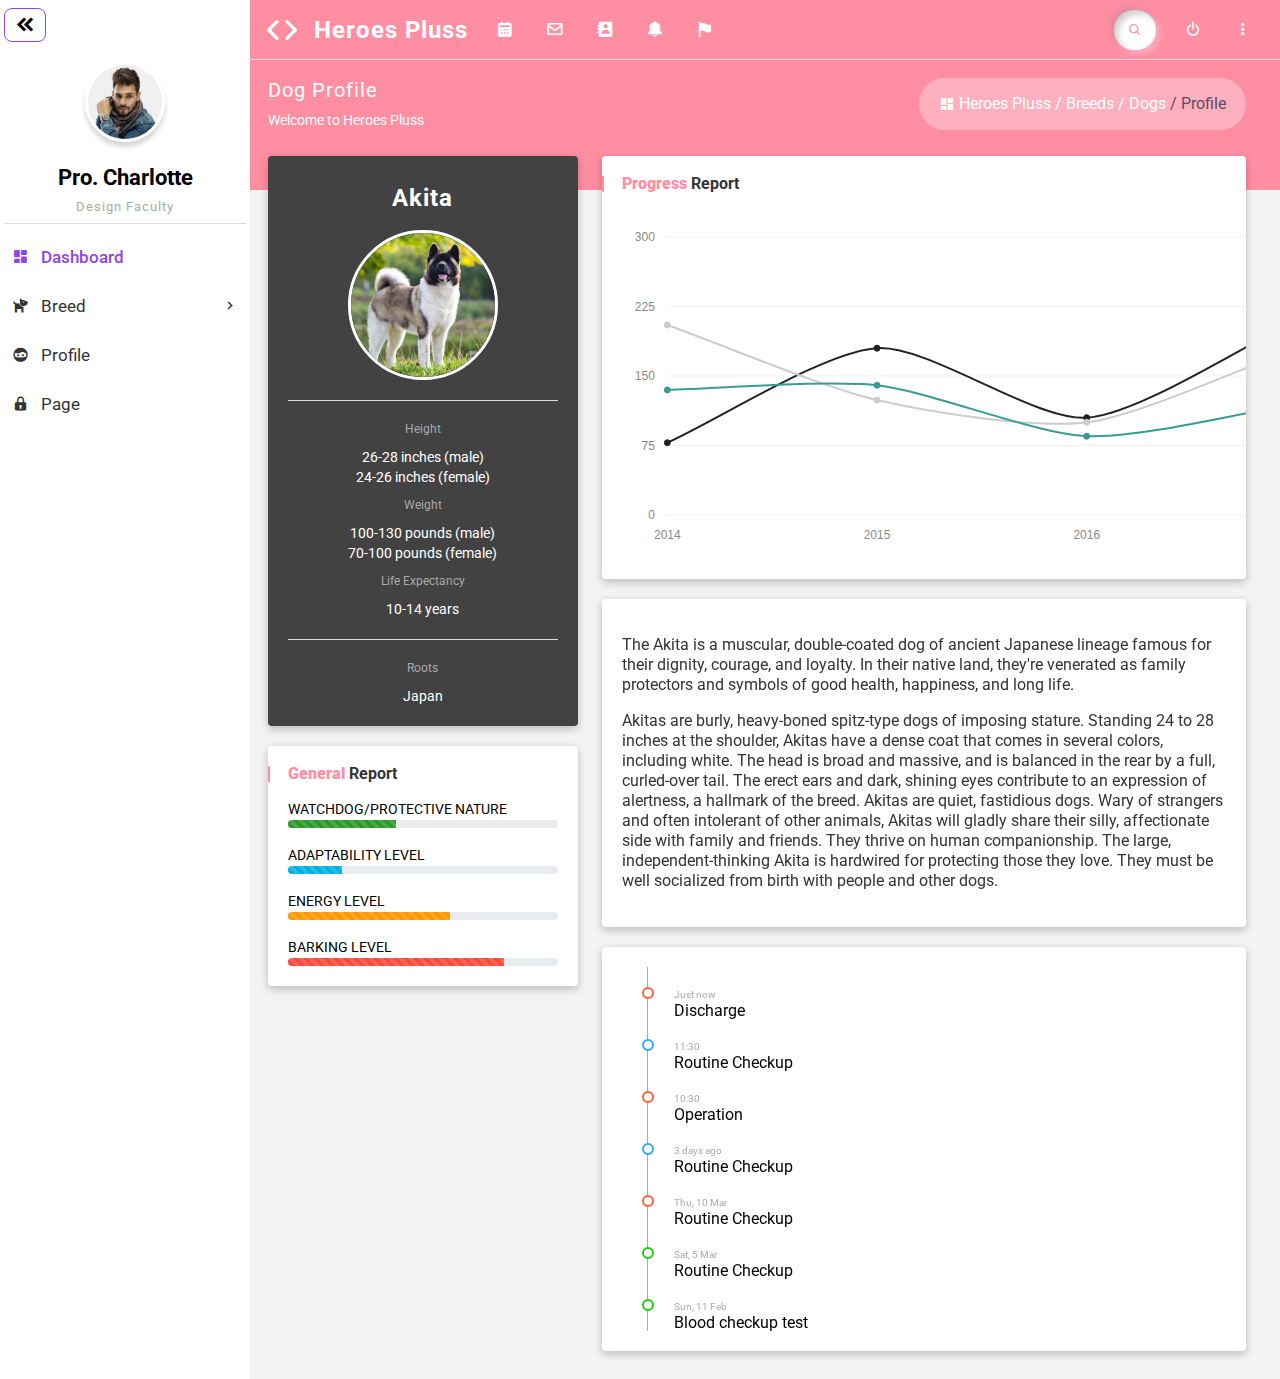
<file: admin/breed/detailbreed.html>
<!DOCTYPE html>
<html lang="en">
<head>
    <meta charset="UTF-8">
    <meta http-equiv="X-UA-Compatible" content="IE=edge">
    <meta name="viewport" content="width=device-width, initial-scale=1.0">
    <title>PetOfMe</title>

    <!-- Link CSS -->
    <link rel="stylesheet" type="text/css" href="../../assets/css/base.css">
    <link rel="stylesheet" type="text/css" href="../../assets/css/grid.css">
    <link rel="stylesheet" type="text/css" href="../../assets/css/admin.css">
    <link rel="stylesheet" type="text/css" href="../../assets/css/responsive.css">

    <!-- Icon -->
    <link href='https://unpkg.com/boxicons@2.1.2/css/boxicons.min.css' rel='stylesheet'>
    <link href="https://fonts.googleapis.com/icon?family=Material+Icons" rel="stylesheet">

    <!-- Font  -->
    <link href="https://fonts.googleapis.com/css2?family=Roboto:wght@300;400;500;700&display=swap" rel="stylesheet">
    <link href="https://fonts.googleapis.com/css2?family=Mouse+Memoirs&display=swap" rel="stylesheet">
</head>
<body>
    <main>
        <!-- Left siderbar -->
        <section class="left-sidebar sidebar__even">
            <div class="top-left border-bottom">
                <button class="flex justify-center align-center btn-nav cursor-pointer  btn-close__even">
                    <i class="bx bxs-chevrons-left"></i>
                </button>
                <div class="user-info mt-2x">
                    <div class="image">
                        <a href="#">
                            <img src="../../assets/img/Admin/avatar.png" />
                        </a>
                    </div>
                    <div class="detail">
                        <h2 class="mt-2x">Pro. Charlotte</h2>
                        <span class="block mt-1x">Design Faculty</span>
                    </div>
                </div>
            </div>

            <nav>
                <ul class="list-left">
                    <li class="item-left block">
                        <div class="flex align-center text-item-left column-gap-1_2x active item__even">
                            <i class="bx bxs-dashboard"></i>
                            Dashboard
                        </div>
                    </li>
                    <li class="item-left item-open__even">
                        <div class="flex align-center justify-between text-item-left">
                            <div class="flex align-center column-gap-1_2x">
                                <i class="bx bxs-dog"></i>
                                Breed
                            </div>
                            <i class="bx bx-chevron-right icon-right__even"></i>
                            <i class="bx bx-chevron-down hide icon-down__even" style="display: none;"></i>
                        </div>
                        <ul class="list-sub-left list-sub__even hide">
                            <li class="block">
                                <div class="flex align-center text-item-left column-gap-1_2x item__even">
                                    <i class="bx bx-right-arrow-alt"></i>
                                    All type
                                </div>
                            </li>
                            <li class="block">
                                <div class="flex align-center text-item-left column-gap-1_2x item__even">
                                    <i class="bx bx-right-arrow-alt"></i>
                                    All breed
                                </div>
                            </li>
                        </ul>
                    </li>
                    <li class="item-left block">
                        <div class="flex align-center text-item-left column-gap-1_2x item__even">
                            <i class="bx bxs-face-mask"></i>
                            Profile
                        </div>
                    </li>
                    <li class="item-left block">
                        <div class="flex align-center text-item-left column-gap-1_2x item__even">
                            <i class="bx bxs-lock"></i>
                            Page
                        </div>
                    </li>
                </ul>
            </nav>
        </section>

        <section class="rightsidebar">

        </section>

        <section class="content home home__even">
            <!-- Header -->
            <div class="header flex align-center justify-between wrap border-bottom">
                <div class="left-header flex align-center column-gap-1_2x wrap">
                    <button class="align-center btn-nav cursor-pointer hide btn-open__even">
                        <i class="bx bxs-chevrons-right"></i>
                    </button>
                    <div class="flex align-center column-gap-1_2x cursor-pointer">
                        <svg xmlns="http://www.w3.org/2000/svg" width="40" height="40" viewBox="0 0 24 24"><path fill="#fff" d="M9.71,6.29a1,1,0,0,0-1.42,0l-5,5a1,1,0,0,0,0,1.42l5,5a1,1,0,0,0,1.42,0,1,1,0,0,0,0-1.42L5.41,12l4.3-4.29A1,1,0,0,0,9.71,6.29Zm11,5-5-5a1,1,0,0,0-1.42,1.42L18.59,12l-4.3,4.29a1,1,0,0,0,0,1.42,1,1,0,0,0,1.42,0l5-5A1,1,0,0,0,20.71,11.29Z" class="color000 svgShape"/></svg>
                        <h1 class="name-company white-color letter-1 hide-on-mobile-tablet">Heroes Pluss</h1>
                    </div>
                    <nav>
                        <ul class="list-header flex align-center wrap">
                            <li class="cursor-pointer"><i class="bx bxs-calendar"></i></li>
                            <li class="cursor-pointer"><i class="bx bx-envelope"></i></li>
                            <li class="cursor-pointer"><i class="bx bxs-contact"></i></li>
                            <li class="cursor-pointer"><i class="bx bxs-bell"></i></li>
                            <li class="cursor-pointer"><i class="bx bxs-flag-alt"></i></li>
                        </ul>
                    </nav>
                </div>
                <div class="right-header flex align-center column-gap-1_2x justify-right">
                    <div class="search-container flex align-center justify-center cursor-pointer">
                        <input type="text" name="search" placeholder="Search..." class="search-input">
                        <a href="#" class="search-btn flex align-center justify-center decoration-none">
                            <i class="bx bx-search"></i>
                        </a>
                    </div>
                    <nav>
                        <ul class="list-header flex align-center">
                            <li class="cursor-pointer"><i class="bx bx-power-off"></i></li>
                            <li class="cursor-pointer"><i class="bx bx-dots-vertical-rounded"></i></li>
                        </ul>
                    </nav>
                </div>
            </div>

            <!-- Container -->
            <div class="container pb-2x">
                <!-- Know Top -->
                <div class="know-top">
                    <div class="flex align-center justify-between wrap">
                        <div class="know-welcome mt-1x">
                            <h2 class="letter-1">Dog Profile</h2>
                            <span>Welcome to Heroes Pluss</span>
                        </div>
                        <nav class="know-tap mt-1x">
                            <ul class="flex align-center wrap">
                                <li>
                                    <div class="flex align-center column-gap-0_4x">
                                        <i class="bx bxs-dashboard"></i>
                                        Heroes Pluss
                                    </div>
                                </li>
                                <li> Breeds</li>
                                <li> Dogs</li>
                                <li class="active">
                                    Profile
                                </li>
                            </ul>
                        </nav>
                    </div>
                </div>

                <div class="wrapper mt-1x">
                    <div class="row">
                        <div class="col l-4 m-12 c-12">
                            <div class="card card-breed background-profile box-shadow">
                                <div class="admin-profile">
                                    <div class="flex flex-column align-center border-bottom pb-2x">
                                        <h3 class="mt-1x mb-2x white-color letter-1">Akita</h3>
                                        <div class="admin-profile__image">
                                            <img class="width-100 height-100 ob-fit-cover radius-50" src="../../assets/img/akita.png" />
                                        </div>
                                    </div>
                                    <div class="admin-info flex flex-column align-center pt-2x pb-2x border-bottom">
                                        <div class="admin-info__wrap">
                                            <span class="admin-info__title block mb-1x text-center">Height</span>
                                            <span class="admin-info__text block text-center white-color">26-28 inches (male)</span>
                                            <span class="admin-info__text block text-center white-color">24-26 inches (female)</span>
                                        </div>
                                        <div class="admin-info__wrap">
                                            <span class="admin-info__title block mb-1x text-center">Weight</span>
                                            <span class="admin-info__text block text-center white-color">100-130 pounds (male)</span>
                                            <span class="admin-info__text block text-center white-color">70-100 pounds (female)</span>
                                        </div>
                                        <div class="admin-info__wrap">
                                            <span class="admin-info__title block mb-1x text-center">Life Expectancy</span>
                                            <span class="admin-info__text block text-center white-color">10-14 years</span>
                                        </div>
                                    </div>
                                    <div class="admin-info flex flex-column align-center pt-2x">
                                        <div class="admin-info__wrap">
                                            <span class="admin-info__title block mb-1x text-center">Roots</span>
                                            <span class="admin-info__text block text-center white-color">Japan</span>
                                        </div>
                                    </div>
                                </div>
                            </div>

                            <div class="card card-breed box-shadow mt-2x">
                                <div class="card-header flex width-100 align-center">
                                    <div class="card-header__title flex-grow-1">
                                        <h3><strong>General </strong> Report</h3>
                                    </div>
                                </div>
                                <ul class="mt-2x">
                                    <li>
                                        <div class="admin-report__title">WATCHDOG/PROTECTIVE NATURE</div>
                                        <div class="admin-progress mb-2x">
                                            <div class="admin-progress__bar admin-progress__bar--success admin-progress__bar--striped" role="progressbar" aria-valuenow="40" aria-valuemin="0" aria-valuemax="100" style="width: 40%"> <span class="admin__sr-only">40% Complete (success)</span> </div>
                                        </div>
                                    </li>
                                    <li>
                                        <div class="admin-report__title">ADAPTABILITY LEVEL</div>
                                        <div class="admin-progress mb-2x">
                                            <div class="admin-progress__bar admin-progress__bar--info admin-progress__bar--striped" role="progressbar" aria-valuenow="20" aria-valuemin="0" aria-valuemax="100" style="width: 20%"> <span class="admin__sr-only">20% Complete</span> </div>
                                        </div>
                                    </li>
                                    <li>
                                        <div class="admin-report__title">ENERGY LEVEL</div>
                                        <div class="admin-progress mb-2x">
                                            <div class="admin-progress__bar admin-progress__bar--warning admin-progress__bar--striped" role="progressbar" aria-valuenow="60" aria-valuemin="0" aria-valuemax="100" style="width: 60%"> <span class="admin__sr-only">60% Complete (warning)</span> </div>
                                        </div>
                                    </li>
                                    <li>
                                        <div class="admin-report__title">BARKING LEVEL</div>
                                        <div class="admin-progress">
                                            <div class="admin-progress__bar admin-progress__bar--danger admin-progress__bar--striped" role="progressbar" aria-valuenow="80" aria-valuemin="0" aria-valuemax="100" style="width: 80%"> <span class="admin__sr-only">80% Complete (danger)</span> </div>
                                        </div>
                                    </li>
                                </ul>
                            </div>
                        </div>

                        <div class="col l-8 m-12 c-12">
                            <div class="card card-breed box-shadow">
                                <div class="card-header flex width-100 align-center">
                                    <div class="card-header__title flex-grow-1">
                                        <h3><strong>Progress </strong> Report</h3>
                                    </div>
                                </div>
                                <div class="mt-2x">
                                    <svg height="342" version="1.1" width="700" xmlns="http://www.w3.org/2000/svg" xmlns:xlink="http://www.w3.org/1999/xlink" style="overflow: hidden; position: relative; left: -0.328125px;"><desc style="-webkit-tap-highlight-color: rgba(0, 0, 0, 0);">Created with Raphaël 2.2.0</desc><defs style="-webkit-tap-highlight-color: rgba(0, 0, 0, 0);"></defs><text x="32.84765625" y="303" text-anchor="end" font-family="sans-serif" font-size="12px" stroke="none" fill="#888888" style="-webkit-tap-highlight-color: rgba(0, 0, 0, 0); text-anchor: end; font-family: sans-serif; font-size: 12px; font-weight: normal;" font-weight="normal"><tspan dy="4" style="-webkit-tap-highlight-color: rgba(0, 0, 0, 0);">0</tspan></text><path fill="none" stroke="#e0e0e0" d="M45.34765625,303H675" stroke-width="0.5" style="-webkit-tap-highlight-color: rgba(0, 0, 0, 0);"></path><text x="32.84765625" y="233.5" text-anchor="end" font-family="sans-serif" font-size="12px" stroke="none" fill="#888888" style="-webkit-tap-highlight-color: rgba(0, 0, 0, 0); text-anchor: end; font-family: sans-serif; font-size: 12px; font-weight: normal;" font-weight="normal"><tspan dy="4" style="-webkit-tap-highlight-color: rgba(0, 0, 0, 0);">75</tspan></text><path fill="none" stroke="#e0e0e0" d="M45.34765625,233.5H675" stroke-width="0.5" style="-webkit-tap-highlight-color: rgba(0, 0, 0, 0);"></path><text x="32.84765625" y="164" text-anchor="end" font-family="sans-serif" font-size="12px" stroke="none" fill="#888888" style="-webkit-tap-highlight-color: rgba(0, 0, 0, 0); text-anchor: end; font-family: sans-serif; font-size: 12px; font-weight: normal;" font-weight="normal"><tspan dy="4" style="-webkit-tap-highlight-color: rgba(0, 0, 0, 0);">150</tspan></text><path fill="none" stroke="#e0e0e0" d="M45.34765625,164H675" stroke-width="0.5" style="-webkit-tap-highlight-color: rgba(0, 0, 0, 0);"></path><text x="32.84765625" y="94.5" text-anchor="end" font-family="sans-serif" font-size="12px" stroke="none" fill="#888888" style="-webkit-tap-highlight-color: rgba(0, 0, 0, 0); text-anchor: end; font-family: sans-serif; font-size: 12px; font-weight: normal;" font-weight="normal"><tspan dy="4" style="-webkit-tap-highlight-color: rgba(0, 0, 0, 0);">225</tspan></text><path fill="none" stroke="#e0e0e0" d="M45.34765625,94.5H675" stroke-width="0.5" style="-webkit-tap-highlight-color: rgba(0, 0, 0, 0);"></path><text x="32.84765625" y="25" text-anchor="end" font-family="sans-serif" font-size="12px" stroke="none" fill="#888888" style="-webkit-tap-highlight-color: rgba(0, 0, 0, 0); text-anchor: end; font-family: sans-serif; font-size: 12px; font-weight: normal;" font-weight="normal"><tspan dy="4" style="-webkit-tap-highlight-color: rgba(0, 0, 0, 0);">300</tspan></text><path fill="none" stroke="#e0e0e0" d="M45.34765625,25H675" stroke-width="0.5" style="-webkit-tap-highlight-color: rgba(0, 0, 0, 0);"></path><text x="675" y="315.5" text-anchor="middle" font-family="sans-serif" font-size="12px" stroke="none" fill="#888888" style="-webkit-tap-highlight-color: rgba(0, 0, 0, 0); text-anchor: middle; font-family: sans-serif; font-size: 12px; font-weight: normal;" font-weight="normal" transform="matrix(1,0,0,1,0,7)"><tspan dy="4" style="-webkit-tap-highlight-color: rgba(0, 0, 0, 0);">2017</tspan></text><text x="464.73288520757296" y="315.5" text-anchor="middle" font-family="sans-serif" font-size="12px" stroke="none" fill="#888888" style="-webkit-tap-highlight-color: rgba(0, 0, 0, 0); text-anchor: middle; font-family: sans-serif; font-size: 12px; font-weight: normal;" font-weight="normal" transform="matrix(1,0,0,1,0,7)"><tspan dy="4" style="-webkit-tap-highlight-color: rgba(0, 0, 0, 0);">2016</tspan></text><text x="255.04027072878648" y="315.5" text-anchor="middle" font-family="sans-serif" font-size="12px" stroke="none" fill="#888888" style="-webkit-tap-highlight-color: rgba(0, 0, 0, 0); text-anchor: middle; font-family: sans-serif; font-size: 12px; font-weight: normal;" font-weight="normal" transform="matrix(1,0,0,1,0,7)"><tspan dy="4" style="-webkit-tap-highlight-color: rgba(0, 0, 0, 0);">2015</tspan></text><text x="45.34765625" y="315.5" text-anchor="middle" font-family="sans-serif" font-size="12px" stroke="none" fill="#888888" style="-webkit-tap-highlight-color: rgba(0, 0, 0, 0); text-anchor: middle; font-family: sans-serif; font-size: 12px; font-weight: normal;" font-weight="normal" transform="matrix(1,0,0,1,0,7)"><tspan dy="4" style="-webkit-tap-highlight-color: rgba(0, 0, 0, 0);">2014</tspan></text><path fill="#292929" stroke="none" d="M45.34765625,230.72C97.77080986969662,207.09,202.61711710908986,139.32750000000001,255.04027072878648,136.20000000000002C307.4634243484831,133.07250000000002,412.30973158787634,209.17024623803007,464.73288520757296,205.7C517.2996639056797,202.2202462380301,622.4332213018932,132.725,675,108.4L675,303L45.34765625,303Z" fill-opacity="0" style="-webkit-tap-highlight-color: rgba(0, 0, 0, 0); fill-opacity: 0;"></path><path fill="none" stroke="#222222" d="M45.34765625,230.72C97.77080986969662,207.09,202.61711710908986,139.32750000000001,255.04027072878648,136.20000000000002C307.4634243484831,133.07250000000002,412.30973158787634,209.17024623803007,464.73288520757296,205.7C517.2996639056797,202.2202462380301,622.4332213018932,132.725,675,108.4" stroke-width="2" style="-webkit-tap-highlight-color: rgba(0, 0, 0, 0);"></path><circle cx="45.34765625" cy="230.72" r="3" fill="#222222" stroke="#222222" stroke-width="1" style="-webkit-tap-highlight-color: rgba(0, 0, 0, 0);"></circle><circle cx="255.04027072878648" cy="136.20000000000002" r="3" fill="#222222" stroke="#222222" stroke-width="1" style="-webkit-tap-highlight-color: rgba(0, 0, 0, 0);"></circle><circle cx="464.73288520757296" cy="205.7" r="3" fill="#222222" stroke="#222222" stroke-width="1" style="-webkit-tap-highlight-color: rgba(0, 0, 0, 0);"></circle><circle cx="675" cy="108.4" r="3" fill="#222222" stroke="#222222" stroke-width="1" style="-webkit-tap-highlight-color: rgba(0, 0, 0, 0);"></circle><path fill="#f5f5f5" stroke="none" d="M45.34765625,113.03333333333333C97.77080986969662,131.79833333333335,202.61711710908986,175.93083333333334,255.04027072878648,188.09333333333333C307.4634243484831,200.25583333333333,412.30973158787634,216.81112631098952,464.73288520757296,210.33333333333334C517.2996639056797,203.8377929776562,622.4332213018932,154.73333333333335,675,136.20000000000002L675,303L45.34765625,303Z" fill-opacity="0" style="-webkit-tap-highlight-color: rgba(0, 0, 0, 0); fill-opacity: 0;"></path><path fill="none" stroke="#cccccc" d="M45.34765625,113.03333333333333C97.77080986969662,131.79833333333335,202.61711710908986,175.93083333333334,255.04027072878648,188.09333333333333C307.4634243484831,200.25583333333333,412.30973158787634,216.81112631098952,464.73288520757296,210.33333333333334C517.2996639056797,203.8377929776562,622.4332213018932,154.73333333333335,675,136.20000000000002" stroke-width="2" style="-webkit-tap-highlight-color: rgba(0, 0, 0, 0);"></path><circle cx="45.34765625" cy="113.03333333333333" r="3" fill="#cccccc" stroke="#cccccc" stroke-width="1" style="-webkit-tap-highlight-color: rgba(0, 0, 0, 0);"></circle><circle cx="255.04027072878648" cy="188.09333333333333" r="3" fill="#cccccc" stroke="#cccccc" stroke-width="1" style="-webkit-tap-highlight-color: rgba(0, 0, 0, 0);"></circle><circle cx="464.73288520757296" cy="210.33333333333334" r="3" fill="#cccccc" stroke="#cccccc" stroke-width="1" style="-webkit-tap-highlight-color: rgba(0, 0, 0, 0);"></circle><circle cx="675" cy="136.20000000000002" r="3" fill="#cccccc" stroke="#cccccc" stroke-width="1" style="-webkit-tap-highlight-color: rgba(0, 0, 0, 0);"></circle><path fill="#48b5ac" stroke="none" d="M45.34765625,177.9C97.77080986969662,176.74166666666667,202.61711710908986,167.47500000000002,255.04027072878648,173.26666666666668C307.4634243484831,179.05833333333334,412.30973158787634,221.91983584131327,464.73288520757296,224.23333333333335C517.2996639056797,226.55316917464663,622.4332213018932,199.90833333333336,675,191.8L675,303L45.34765625,303Z" fill-opacity="0" style="-webkit-tap-highlight-color: rgba(0, 0, 0, 0); fill-opacity: 0;"></path><path fill="none" stroke="#379c94" d="M45.34765625,177.9C97.77080986969662,176.74166666666667,202.61711710908986,167.47500000000002,255.04027072878648,173.26666666666668C307.4634243484831,179.05833333333334,412.30973158787634,221.91983584131327,464.73288520757296,224.23333333333335C517.2996639056797,226.55316917464663,622.4332213018932,199.90833333333336,675,191.8" stroke-width="2" style="-webkit-tap-highlight-color: rgba(0, 0, 0, 0);"></path><circle cx="45.34765625" cy="177.9" r="3" fill="#379c94" stroke="#379c94" stroke-width="1" style="-webkit-tap-highlight-color: rgba(0, 0, 0, 0);"></circle><circle cx="255.04027072878648" cy="173.26666666666668" r="3" fill="#379c94" stroke="#379c94" stroke-width="1" style="-webkit-tap-highlight-color: rgba(0, 0, 0, 0);"></circle><circle cx="464.73288520757296" cy="224.23333333333335" r="3" fill="#379c94" stroke="#379c94" stroke-width="1" style="-webkit-tap-highlight-color: rgba(0, 0, 0, 0);"></circle><circle cx="675" cy="191.8" r="3" fill="#379c94" stroke="#379c94" stroke-width="1" style="-webkit-tap-highlight-color: rgba(0, 0, 0, 0);"></circle></svg>
                                </div>
                            </div>

                            <div class="card mt-2x box-shadow pd-2x">
                                <p class="paragraph">The Akita is a muscular, double-coated dog of ancient Japanese lineage famous for their dignity, courage, and loyalty. In their native land, they're venerated as family protectors and symbols of good health, happiness, and long life.</p>

                                <p class="paragraph">Akitas are burly, heavy-boned spitz-type dogs of imposing stature. Standing 24 to 28 inches at the shoulder, Akitas have a dense coat that comes in several colors, including white. The head is broad and massive, and is balanced in the rear by a full, curled-over tail. The erect ears and dark, shining eyes contribute to an expression of alertness, a hallmark of the breed. Akitas are quiet, fastidious dogs. Wary of strangers and often intolerant of other animals, Akitas will gladly share their silly, affectionate side with family and friends. They thrive on human companionship. The large, independent-thinking Akita is hardwired for protecting those they love. They must be well socialized from birth with people and other dogs.</p>
                                </p>
                            </div>

                            <div class="card card-breed box-shadow mt-2x">
                                <div class="admin-timeline">
                                    <div class="pt-2x">
                                        <div class="flex column-gap-2x">
                                            <div class="admin-timeline__dot importance-1"></div>
                                            <div class="admin-timeline__mission">
                                                <span>Just now</span>
                                                <p>Discharge</p>
                                            </div>
                                        </div>
                                    </div>

                                    <div class="pt-2x">
                                        <div class="flex column-gap-2x">
                                            <div class="admin-timeline__dot importance-2"></div>
                                            <div class="admin-timeline__mission">
                                                <span>11:30</span>
                                                <p>Routine Checkup</p>
                                            </div>
                                        </div>
                                    </div>

                                    <div class="pt-2x">
                                        <div class="flex column-gap-2x">
                                            <div class="admin-timeline__dot importance-1"></div>
                                            <div class="admin-timeline__mission">
                                                <span>10:30</span>
                                                <p>Operation</p>
                                            </div>
                                        </div>
                                    </div>

                                    <div class="pt-2x">
                                        <div class="flex column-gap-2x">
                                            <div class="admin-timeline__dot importance-2"></div>
                                            <div class="admin-timeline__mission">
                                                <span>3 days ago</span>
                                                <p>Routine Checkup</p>
                                            </div>
                                        </div>
                                    </div>

                                    <div class="pt-2x">
                                        <div class="flex column-gap-2x">
                                            <div class="admin-timeline__dot importance-1"></div>
                                            <div class="admin-timeline__mission">
                                                <span>Thu, 10 Mar</span>
                                                <p>Routine Checkup</p>
                                            </div>
                                        </div>
                                    </div>

                                    <div class="pt-2x">
                                        <div class="flex column-gap-2x">
                                            <div class="admin-timeline__dot importance-3"></div>
                                            <div class="admin-timeline__mission">
                                                <span>Sat, 5 Mar</span>
                                                <p>Routine Checkup</p>
                                            </div>
                                        </div>
                                    </div>

                                    <div class="pt-2x">
                                        <div class="flex column-gap-2x">
                                            <div class="admin-timeline__dot importance-3"></div>
                                            <div class="admin-timeline__mission">
                                                <span>Sun, 11 Feb</span>
                                                <p>Blood checkup test</p>
                                            </div>
                                        </div>
                                    </div>
                                </div>
                            </div>
                        </div>
                    </div>
                </div>
            </div>
        </section>
    </main>

    <!-- Main JS -->
    <script src="../../assets/js/admin.js" type="application/javascript"></script>

    <script type="application/javascript">
        listLeftSideBar()
        navigationEven()
    </script>
</body>
</html>
</file>
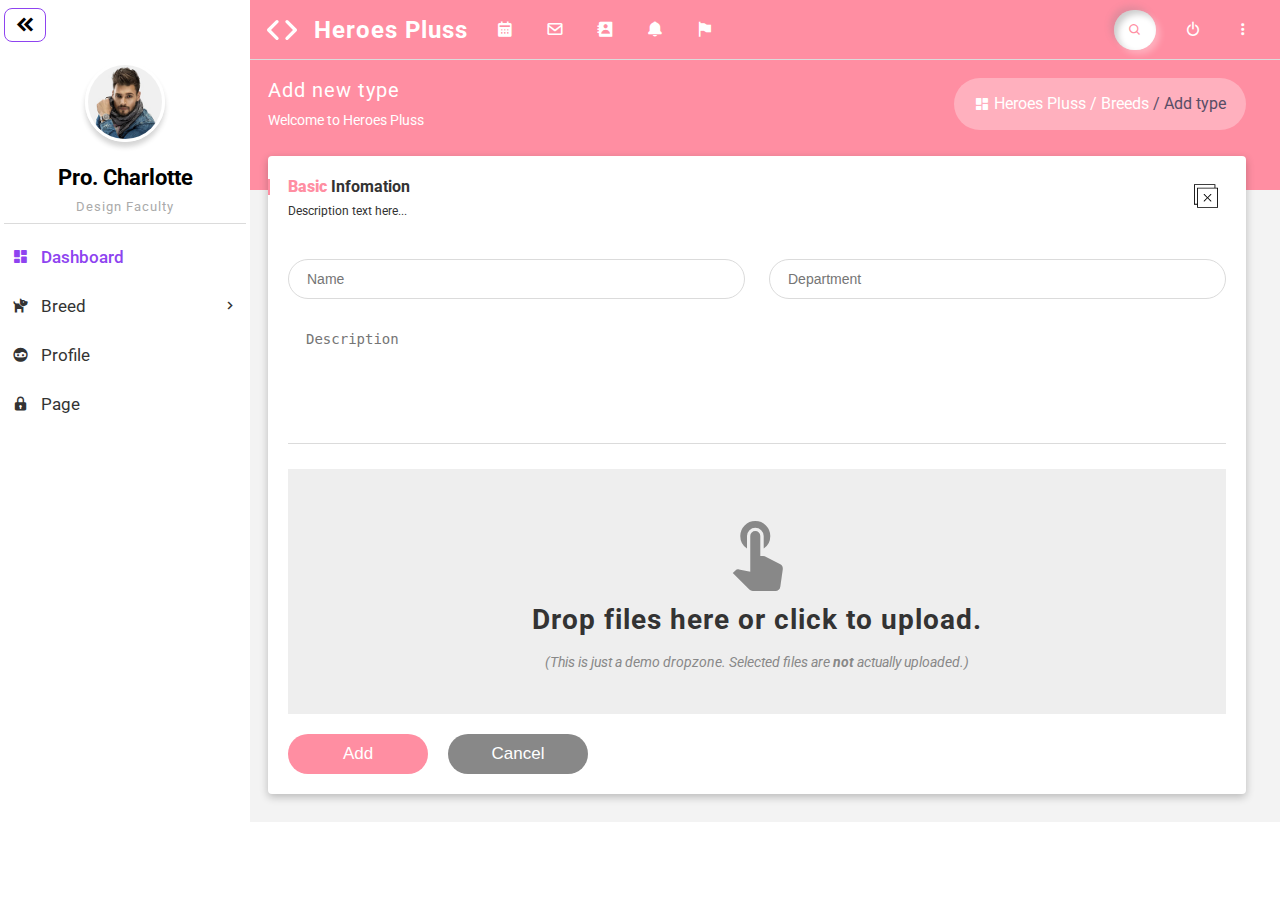
<file: admin/type/addtype.html>
<!DOCTYPE html>
<html lang="en">
<head>
    <meta charset="UTF-8">
    <meta http-equiv="X-UA-Compatible" content="IE=edge">
    <meta name="viewport" content="width=device-width, initial-scale=1.0">
    <title>PetOfMe</title>

    <!-- Link CSS -->
    <link rel="stylesheet" type="text/css" href="../../assets/css/base.css">
    <link rel="stylesheet" type="text/css" href="../../assets/css/grid.css">
    <link rel="stylesheet" type="text/css" href="../../assets/css/admin.css">
    <link rel="stylesheet" type="text/css" href="../../assets/css/responsive.css">

    <!-- Icon -->
    <link href='https://unpkg.com/boxicons@2.1.2/css/boxicons.min.css' rel='stylesheet'>
    <link href="https://fonts.googleapis.com/icon?family=Material+Icons" rel="stylesheet">

    <!-- Font  -->
    <link href="https://fonts.googleapis.com/css2?family=Roboto:wght@300;400;500;700&display=swap" rel="stylesheet">
    <link href="https://fonts.googleapis.com/css2?family=Mouse+Memoirs&display=swap" rel="stylesheet">
</head>
<body>
    <main>
        <!-- Left siderbar -->
        <section class="left-sidebar sidebar__even">
            <div class="top-left border-bottom">
                <button class="flex justify-center align-center btn-nav cursor-pointer  btn-close__even">
                    <i class="bx bxs-chevrons-left"></i>
                </button>
                <div class="user-info mt-2x">
                    <div class="image">
                        <a href="#">
                            <img src="../../assets/img/Admin/avatar.png" />
                        </a>
                    </div>
                    <div class="detail">
                        <h2 class="mt-2x">Pro. Charlotte</h2>
                        <span class="block mt-1x">Design Faculty</span>
                    </div>
                </div>
            </div>

            <nav>
                <ul class="list-left">
                    <li class="item-left block">
                        <div class="flex align-center text-item-left column-gap-1_2x active item__even">
                            <i class="bx bxs-dashboard"></i>
                            Dashboard
                        </div>
                    </li>
                    <li class="item-left item-open__even">
                        <div class="flex align-center justify-between text-item-left">
                            <div class="flex align-center column-gap-1_2x">
                                <i class="bx bxs-dog"></i>
                                Breed
                            </div>
                            <i class="bx bx-chevron-right icon-right__even"></i>
                            <i class="bx bx-chevron-down hide icon-down__even" style="display: none;"></i>
                        </div>
                        <ul class="list-sub-left list-sub__even hide">
                            <li class="block">
                                <div class="flex align-center text-item-left column-gap-1_2x item__even">
                                    <i class="bx bx-right-arrow-alt"></i>
                                    All type
                                </div>
                            </li>
                            <li class="block">
                                <div class="flex align-center text-item-left column-gap-1_2x item__even">
                                    <i class="bx bx-right-arrow-alt"></i>
                                    All breed
                                </div>
                            </li>
                        </ul>
                    </li>
                    <li class="item-left block">
                        <div class="flex align-center text-item-left column-gap-1_2x item__even">
                            <i class="bx bxs-face-mask"></i>
                            Profile
                        </div>
                    </li>
                    <li class="item-left block">
                        <div class="flex align-center text-item-left column-gap-1_2x item__even">
                            <i class="bx bxs-lock"></i>
                            Page
                        </div>
                    </li>
                </ul>
            </nav>
        </section>

        <section class="rightsidebar">

        </section>

        <section class="content home home__even">
            <!-- Header -->
            <div class="header flex align-center justify-between wrap border-bottom">
                <div class="left-header flex align-center column-gap-1_2x wrap">
                    <button class="align-center btn-nav cursor-pointer hide btn-open__even">
                        <i class="bx bxs-chevrons-right"></i>
                    </button>
                    <div class="flex align-center column-gap-1_2x cursor-pointer">
                        <svg xmlns="http://www.w3.org/2000/svg" width="40" height="40" viewBox="0 0 24 24"><path fill="#fff" d="M9.71,6.29a1,1,0,0,0-1.42,0l-5,5a1,1,0,0,0,0,1.42l5,5a1,1,0,0,0,1.42,0,1,1,0,0,0,0-1.42L5.41,12l4.3-4.29A1,1,0,0,0,9.71,6.29Zm11,5-5-5a1,1,0,0,0-1.42,1.42L18.59,12l-4.3,4.29a1,1,0,0,0,0,1.42,1,1,0,0,0,1.42,0l5-5A1,1,0,0,0,20.71,11.29Z" class="color000 svgShape"/></svg>
                        <h1 class="name-company white-color letter-1 hide-on-mobile-tablet">Heroes Pluss</h1>
                    </div>
                    <nav>
                        <ul class="list-header flex align-center wrap">
                            <li class="cursor-pointer"><i class="bx bxs-calendar"></i></li>
                            <li class="cursor-pointer"><i class="bx bx-envelope"></i></li>
                            <li class="cursor-pointer"><i class="bx bxs-contact"></i></li>
                            <li class="cursor-pointer"><i class="bx bxs-bell"></i></li>
                            <li class="cursor-pointer"><i class="bx bxs-flag-alt"></i></li>
                        </ul>
                    </nav>
                </div>
                <div class="right-header flex align-center column-gap-1_2x justify-right">
                    <div class="search-container flex align-center justify-center cursor-pointer">
                        <input type="text" name="search" placeholder="Search..." class="search-input">
                        <a href="#" class="search-btn flex align-center justify-center decoration-none">
                            <i class="bx bx-search"></i>
                        </a>
                    </div>
                    <nav>
                        <ul class="list-header flex align-center">
                            <li class="cursor-pointer"><i class="bx bx-power-off"></i></li>
                            <li class="cursor-pointer"><i class="bx bx-dots-vertical-rounded"></i></li>
                        </ul>
                    </nav>
                </div>
            </div>

            <!-- Container -->
            <div class="container pb-2x">
                <!-- Know Top -->
                <div class="know-top">
                    <div class="flex align-center justify-between wrap">
                        <div class="know-welcome mt-1x">
                            <h2 class="letter-1">Add new type</h2>
                            <span>Welcome to Heroes Pluss</span>
                        </div>
                        <nav class="know-tap mt-1x">
                            <ul class="flex align-center wrap">
                                <li>
                                    <div class="flex align-center column-gap-0_4x">
                                        <i class="bx bxs-dashboard"></i>
                                        Heroes Pluss
                                    </div>
                                </li>
                                <li> Breeds</li>
                                <li class="active">
                                    Add type
                                </li>
                            </ul>
                        </nav>
                    </div>
                </div>

                <div class="wrapper mt-1x">
                    <div class="row">
                        <div class="col l-12">
                            <div class="card card-breed box-shadow">
                                <div class="card-header flex width-100 align-center">
                                    <div class="card-header__title flex-grow-1">
                                        <h3><strong>Basic</strong> Infomation</h3>
                                        <span class="block mt-1x">Description text here...</span>
                                    </div>
                                    <div class="card-header__add">
                                        <button class="cursor-pointer">
                                            <svg width="24px" height="24px" version="1.1" id="Capa_1" xmlns="http://www.w3.org/2000/svg" xmlns:xlink="http://www.w3.org/1999/xlink" x="0px" y="0px" viewBox="0 0 55 55" style="enable-background:new 0 0 55 55;" xml:space="preserve">
                                                <g>
                                                    <path d="M49,8.5v-8H0v47h7v7h48v-46H49z M2,45.5v-43h45v6H7v37H2z M53,52.5H9v-5v-37h40h4V52.5z"/>
                                                    <path d="M39.485,23.015c-0.391-0.391-1.023-0.391-1.414,0L31,30.086l-7.071-7.071c-0.391-0.391-1.023-0.391-1.414,0
                                                        s-0.391,1.023,0,1.414l7.071,7.071l-7.071,7.071c-0.391,0.391-0.391,1.023,0,1.414c0.195,0.195,0.451,0.293,0.707,0.293
                                                        s0.512-0.098,0.707-0.293L31,32.914l7.071,7.071c0.195,0.195,0.451,0.293,0.707,0.293s0.512-0.098,0.707-0.293
                                                        c0.391-0.391,0.391-1.023,0-1.414L32.414,31.5l7.071-7.071C39.876,24.038,39.876,23.405,39.485,23.015z"/>
                                                </g>
                                            </svg>
                                        </button>
                                    </div>
                                </div>
                                <div class="mt-2x">
                                    <div class="row">
                                        <div class="col l-6 m-12 c-12 mt-2x">
                                            <input type="text" class="admin__form-control border" placeholder="Name">
                                        </div>
                                        <div class="col l-6 m-12 c-12 mt-2x">
                                            <input type="text" class="admin__form-control border" placeholder="Department">
                                        </div>
                                        <div class="col l-12 m-12 c-12 mt-2x">
                                            <textarea rows="4" class="admin__form-control no-resize" placeholder="Description" spellcheck="false"></textarea>
                                        </div>
                                        <div class="col l-12 m-12 c-12 mt-2x">
                                            <form action="/" id="frmFileUpload" class="admin-dropzone" method="post" enctype="multipart/form-data">
                                                <div class="admin__dz-message">
                                                    <div>
                                                        <i class="admin__material-icons">touch_app</i>
                                                    </div>
                                                    <h3 class="mb-2x mt-1x letter-1">Drop files here or click to upload.</h3>
                                                    <em>(This is just a demo dropzone. Selected files are <strong>not</strong> actually uploaded.)</em>
                                                </div>
                                            </form>
                                        </div>
                                        <div class="col l-12 mt-2x">
                                            <div class="flex align-center column-gap-2x">
                                                <button class="btn btn--primary__admin btn--radius">Add</button>
                                                <button class="btn btn--secondary__admin btn--radius">Cancel</button>
                                            </div>
                                        </div>
                                    </div>
                                </div>
                            </div>
                        </div>
                    </div>
                </div>
            </div>
        </section>
    </main>

    <!-- Main JS -->
    <script src="../../assets/js/admin.js" type="application/javascript"></script>

    <script type="application/javascript">
        listLeftSideBar()
        navigationEven()
    </script>
</body>
</html>
</file>
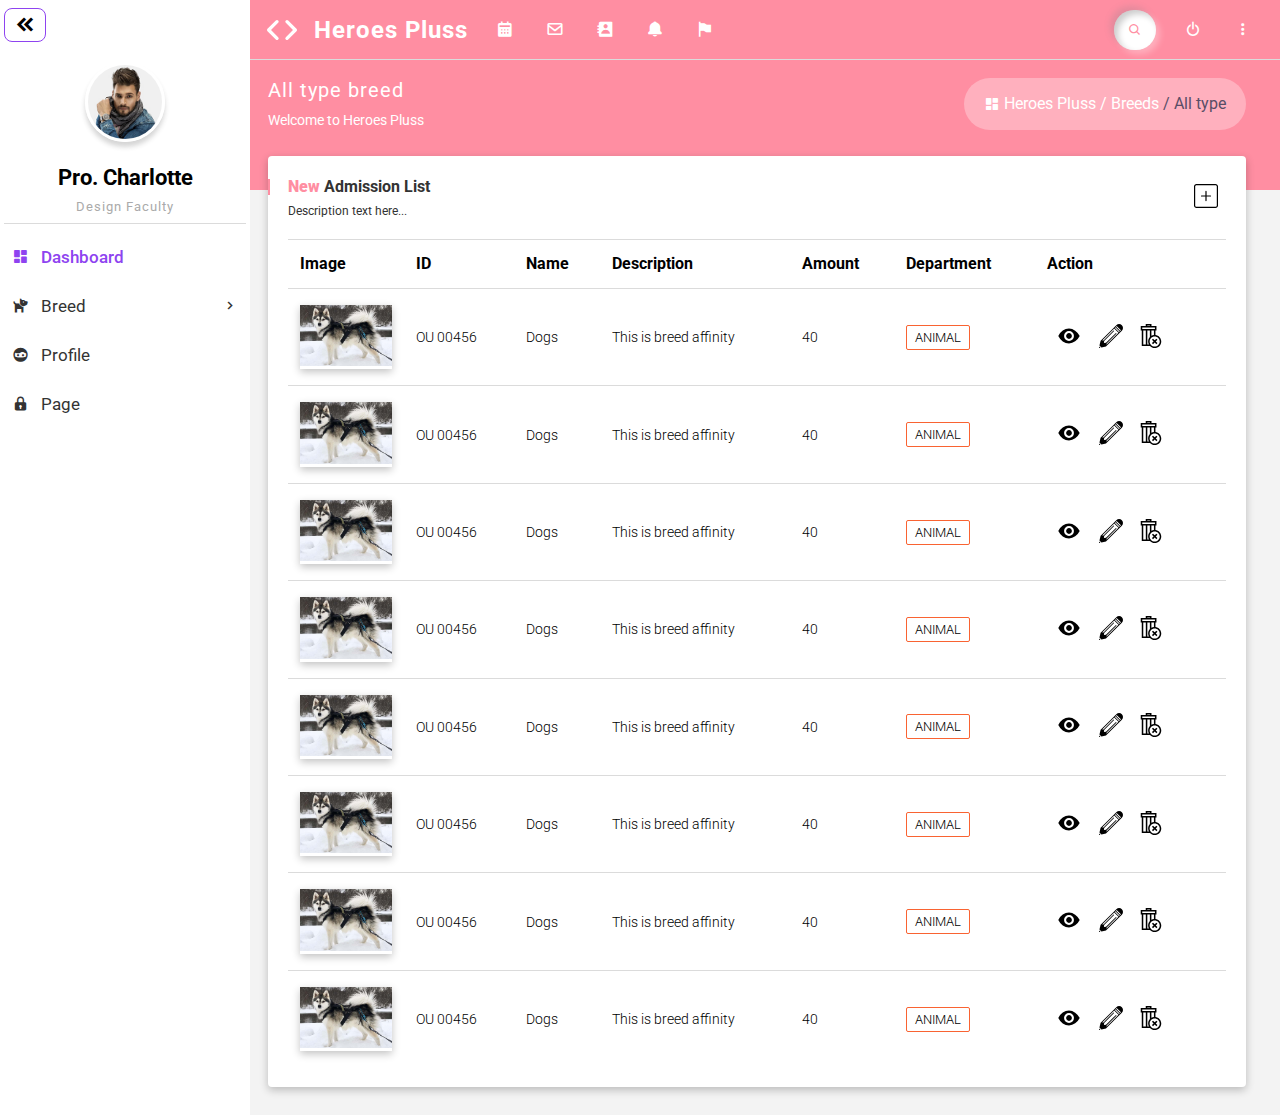
<file: admin/type/alltype.html>
<!DOCTYPE html>
<html lang="en">
<head>
    <meta charset="UTF-8">
    <meta http-equiv="X-UA-Compatible" content="IE=edge">
    <meta name="viewport" content="width=device-width, initial-scale=1.0">
    <title>PetOfMe</title>

    <!-- Link CSS -->
    <link rel="stylesheet" type="text/css" href="../../assets/css/base.css">
    <link rel="stylesheet" type="text/css" href="../../assets/css/grid.css">
    <link rel="stylesheet" type="text/css" href="../../assets/css/admin.css">
    <link rel="stylesheet" type="text/css" href="../../assets/css/responsive.css">

    <!-- Icon -->
    <link href='https://unpkg.com/boxicons@2.1.2/css/boxicons.min.css' rel='stylesheet'>
    <link href="https://fonts.googleapis.com/icon?family=Material+Icons" rel="stylesheet">

    <!-- Font  -->
    <link href="https://fonts.googleapis.com/css2?family=Roboto:wght@300;400;500;700&display=swap" rel="stylesheet">
    <link href="https://fonts.googleapis.com/css2?family=Mouse+Memoirs&display=swap" rel="stylesheet">
</head>
<body>
    <main>
        <!-- Left siderbar -->
        <section class="left-sidebar sidebar__even">
            <div class="top-left border-bottom">
                <button class="flex justify-center align-center btn-nav cursor-pointer  btn-close__even">
                    <i class="bx bxs-chevrons-left"></i>
                </button>
                <div class="user-info mt-2x">
                    <div class="image">
                        <a href="#">
                            <img src="../../assets/img/Admin/avatar.png" />
                        </a>
                    </div>
                    <div class="detail">
                        <h2 class="mt-2x">Pro. Charlotte</h2>
                        <span class="block mt-1x">Design Faculty</span>
                    </div>
                </div>
            </div>

            <nav>
                <ul class="list-left">
                    <li class="item-left block">
                        <div class="flex align-center text-item-left column-gap-1_2x active item__even">
                            <i class="bx bxs-dashboard"></i>
                            Dashboard
                        </div>
                    </li>
                    <li class="item-left item-open__even">
                        <div class="flex align-center justify-between text-item-left">
                            <div class="flex align-center column-gap-1_2x">
                                <i class="bx bxs-dog"></i>
                                Breed
                            </div>
                            <i class="bx bx-chevron-right icon-right__even"></i>
                            <i class="bx bx-chevron-down hide icon-down__even" style="display: none;"></i>
                        </div>
                        <ul class="list-sub-left list-sub__even hide">
                            <li class="block">
                                <div class="flex align-center text-item-left column-gap-1_2x item__even">
                                    <i class="bx bx-right-arrow-alt"></i>
                                    All type
                                </div>
                            </li>
                            <li class="block">
                                <div class="flex align-center text-item-left column-gap-1_2x item__even">
                                    <i class="bx bx-right-arrow-alt"></i>
                                    All breed
                                </div>
                            </li>
                        </ul>
                    </li>
                    <li class="item-left block">
                        <div class="flex align-center text-item-left column-gap-1_2x item__even">
                            <i class="bx bxs-face-mask"></i>
                            Profile
                        </div>
                    </li>
                    <li class="item-left block">
                        <div class="flex align-center text-item-left column-gap-1_2x item__even">
                            <i class="bx bxs-lock"></i>
                            Page
                        </div>
                    </li>
                </ul>
            </nav>
        </section>

        <section class="rightsidebar">

        </section>

        <section class="content home home__even">
            <!-- Header -->
            <div class="header flex align-center justify-between wrap border-bottom">
                <div class="left-header flex align-center column-gap-1_2x wrap">
                    <button class="align-center btn-nav cursor-pointer hide btn-open__even">
                        <i class="bx bxs-chevrons-right"></i>
                    </button>
                    <div class="flex align-center column-gap-1_2x cursor-pointer">
                        <svg xmlns="http://www.w3.org/2000/svg" width="40" height="40" viewBox="0 0 24 24"><path fill="#fff" d="M9.71,6.29a1,1,0,0,0-1.42,0l-5,5a1,1,0,0,0,0,1.42l5,5a1,1,0,0,0,1.42,0,1,1,0,0,0,0-1.42L5.41,12l4.3-4.29A1,1,0,0,0,9.71,6.29Zm11,5-5-5a1,1,0,0,0-1.42,1.42L18.59,12l-4.3,4.29a1,1,0,0,0,0,1.42,1,1,0,0,0,1.42,0l5-5A1,1,0,0,0,20.71,11.29Z" class="color000 svgShape"/></svg>
                        <h1 class="name-company white-color letter-1 hide-on-mobile-tablet">Heroes Pluss</h1>
                    </div>
                    <nav>
                        <ul class="list-header flex align-center wrap">
                            <li class="cursor-pointer"><i class="bx bxs-calendar"></i></li>
                            <li class="cursor-pointer"><i class="bx bx-envelope"></i></li>
                            <li class="cursor-pointer"><i class="bx bxs-contact"></i></li>
                            <li class="cursor-pointer"><i class="bx bxs-bell"></i></li>
                            <li class="cursor-pointer"><i class="bx bxs-flag-alt"></i></li>
                        </ul>
                    </nav>
                </div>
                <div class="right-header flex align-center column-gap-1_2x justify-right">
                    <div class="search-container flex align-center justify-center cursor-pointer">
                        <input type="text" name="search" placeholder="Search..." class="search-input">
                        <a href="#" class="search-btn flex align-center justify-center decoration-none">
                            <i class="bx bx-search"></i>
                        </a>
                    </div>
                    <nav>
                        <ul class="list-header flex align-center">
                            <li class="cursor-pointer"><i class="bx bx-power-off"></i></li>
                            <li class="cursor-pointer"><i class="bx bx-dots-vertical-rounded"></i></li>
                        </ul>
                    </nav>
                </div>
            </div>

            <!-- Container -->
            <div class="container pb-2x">
                <!-- Know Top -->
                <div class="know-top">
                    <div class="flex align-center justify-between wrap">
                        <div class="know-welcome mt-1x">
                            <h2 class="letter-1">All type breed</h2>
                            <span>Welcome to Heroes Pluss</span>
                        </div>
                        <nav class="know-tap mt-1x">
                            <ul class="flex align-center wrap">
                                <li>
                                    <div class="flex align-center column-gap-0_4x">
                                        <i class="bx bxs-dashboard"></i>
                                        Heroes Pluss
                                    </div>
                                </li>
                                <li> Breeds</li>
                                <li class="active">
                                    All type
                                </li>
                            </ul>
                        </nav>
                    </div>
                </div>

                <div class="wrapper mt-1x">
                    <div class="row">
                        <div class="col l-12 m-12 c-12">
                            <!-- Table -->
                            <div class="card card-breed box-shadow">
                                <div class="card-header flex width-100 align-center">
                                    <div class="card-header__title flex-grow-1">
                                        <h3><strong>New</strong> Admission List</h3>
                                        <span class="block mt-1x">Description text here...</span>
                                    </div>
                                    <div class="card-header__add">
                                        <button class="cursor-pointer">
                                            <svg width="24px" height="24px" version="1.1" id="Capa_1" xmlns="http://www.w3.org/2000/svg" xmlns:xlink="http://www.w3.org/1999/xlink" x="0px" y="0px" viewBox="0 0 489.8 489.8" style="enable-background:new 0 0 489.8 489.8;" xml:space="preserve">
                                                <g>
                                                    <g>
                                                        <path d="M438.2,0H51.6C23.1,0,0,23.2,0,51.6v386.6c0,28.5,23.2,51.6,51.6,51.6h386.6c28.5,0,51.6-23.2,51.6-51.6V51.6
                                                            C489.8,23.2,466.6,0,438.2,0z M465.3,438.2c0,14.9-12.2,27.1-27.1,27.1H51.6c-14.9,0-27.1-12.2-27.1-27.1V51.6
                                                            c0-14.9,12.2-27.1,27.1-27.1h386.6c14.9,0,27.1,12.2,27.1,27.1V438.2z"/>
                                                        <path d="M337.4,232.7h-80.3v-80.3c0-6.8-5.5-12.3-12.3-12.3s-12.3,5.5-12.3,12.3v80.3h-80.3c-6.8,0-12.3,5.5-12.3,12.2
                                                            c0,6.8,5.5,12.3,12.3,12.3h80.3v80.3c0,6.8,5.5,12.3,12.3,12.3s12.3-5.5,12.3-12.3v-80.3h80.3c6.8,0,12.3-5.5,12.3-12.3
                                                            C349.7,238.1,344.2,232.7,337.4,232.7z"/>
                                                    </g>
                                                </g>
                                            </svg>
                                        </button>
                                    </div>
                                </div>
                                <div class="card-body mt-2x">
                                    <table class="table">
                                        <thead>
                                            <tr>
                                                <th>Image</th>
                                                <th>ID</th>
                                                <th>Name</th>
                                                <th>Description</th>
                                                <th>Amount</th>
                                                <th>Department</th>
                                                <th>Action</th>
                                            </tr>
                                        </thead>
                                        <tbody>
                                            <tr>
                                                <td class="width-limmit-item-table"><div class="box-shadow"><img class="width-100" src="../../assets/img/alaskan.png" /></div></td>
                                                <td><span class="id-item-table">OU 00456</span></td>
                                                <td>Dogs</td>
                                                <td class="description-item-table">This is breed affinity</td>
                                                <td>40</td>
                                                <td><span class="badge badge-primary">ANIMAl</span></td>
                                                <td class=""><div class="flex align-center">
                                                    <button class="cursor-pointer">
                                                        <svg width="28px" height="28px" viewBox="0 -16 544 544" xmlns="http://www.w3.org/2000/svg" ><title>show</title><path d="M272 400Q205 400 151 361 96 322 64 256 96 190 151 151 205 112 272 112 336 112 392 153 448 193 480 256 448 319 392 360 336 400 272 400ZM272 352Q312 352 340 324 368 296 368 256 368 216 340 188 312 160 272 160 232 160 204 188 176 216 176 256 176 296 204 324 232 352 272 352ZM272 312Q249 312 233 296 216 279 216 256 216 233 233 217 249 200 272 200 295 200 312 217 328 233 328 256 328 279 312 296 295 312 272 312Z" /></svg>
                                                    </button>
                                                    <button class="cursor-pointer">
                                                        <svg width="24px" height="24px" version="1.1" id="Capa_1" xmlns="http://www.w3.org/2000/svg" xmlns:xlink="http://www.w3.org/1999/xlink" x="0px" y="0px" viewBox="0 0 55.25 55.25" style="enable-background:new 0 0 55.25 55.25;" xml:space="preserve">
                                                            <g>
                                                                <path d="M0.523,51.933l-0.497,2.085c-0.016,0.067-0.02,0.135-0.022,0.202C0.004,54.234,0,54.246,0,54.259
                                                                    c0.001,0.114,0.026,0.225,0.065,0.332c0.009,0.025,0.019,0.047,0.03,0.071c0.049,0.107,0.11,0.21,0.196,0.296
                                                                    c0.095,0.095,0.207,0.168,0.328,0.218c0.121,0.05,0.25,0.075,0.379,0.075c0.077,0,0.155-0.009,0.231-0.027l2.086-0.497
                                                                    L0.523,51.933z"/>
                                                                <path d="M52.618,2.631c-3.51-3.508-9.219-3.508-12.729,0L3.827,38.693C3.81,38.71,3.8,38.731,3.785,38.749
                                                                    c-0.021,0.024-0.039,0.05-0.058,0.076c-0.053,0.074-0.094,0.153-0.125,0.239c-0.009,0.026-0.022,0.049-0.029,0.075
                                                                    c-0.003,0.01-0.009,0.02-0.012,0.03l-2.495,10.48L5.6,54.182l10.48-2.495c0.027-0.006,0.051-0.021,0.077-0.03
                                                                    c0.034-0.011,0.066-0.024,0.099-0.039c0.072-0.033,0.139-0.074,0.201-0.123c0.024-0.019,0.049-0.033,0.072-0.054
                                                                    c0.008-0.008,0.018-0.012,0.026-0.02l36.063-36.063C56.127,11.85,56.127,6.14,52.618,2.631z M17.157,47.992l0.354-3.183
                                                                    L39.889,22.43c0.391-0.391,0.391-1.023,0-1.414s-1.023-0.391-1.414,0L16.097,43.395l-4.773,0.53l0.53-4.773l22.38-22.378
                                                                    c0.391-0.391,0.391-1.023,0-1.414s-1.023-0.391-1.414,0L10.44,37.738l-3.183,0.354L34.94,10.409l9.9,9.9L17.157,47.992z
                                                                    M46.254,18.895l-9.9-9.9l1.414-1.414l9.9,9.9L46.254,18.895z M49.082,16.067l-9.9-9.9l1.415-1.415l9.9,9.9L49.082,16.067z"/>
                                                            </g>
                                                        </svg>
                                                    </button>
                                                    <button class="cursor-pointer open-modal__even">
                                                        <svg width="24px" height="24px" version="1.1" id="Layer_1" xmlns="http://www.w3.org/2000/svg" xmlns:xlink="http://www.w3.org/1999/xlink" x="0px" y="0px" viewBox="0 0 473 473" style="enable-background:new 0 0 473 473;" xml:space="preserve">
                                                            <g>
                                                                <path d="M324.285,215.015V128h20V38h-98.384V0H132.669v38H34.285v90h20v305h161.523c23.578,24.635,56.766,40,93.477,40
                                                                    c71.368,0,129.43-58.062,129.43-129.43C438.715,277.276,388.612,222.474,324.285,215.015z M294.285,215.015
                                                                    c-18.052,2.093-34.982,7.911-50,16.669V128h50V215.015z M162.669,30h53.232v8h-53.232V30z M64.285,68h250v30h-250V68z M84.285,128
                                                                    h50v275h-50V128z M164.285,403V128h50v127.768c-21.356,23.089-34.429,53.946-34.429,87.802c0,21.411,5.231,41.622,14.475,59.43
                                                                    H164.285z M309.285,443c-54.826,0-99.429-44.604-99.429-99.43s44.604-99.429,99.429-99.429s99.43,44.604,99.43,99.429
                                                                    S364.111,443,309.285,443z"/>
                                                                <polygon points="342.248,289.395 309.285,322.358 276.323,289.395 255.11,310.608 288.073,343.571 255.11,376.533 276.323,397.746
                                                                    309.285,364.783 342.248,397.746 363.461,376.533 330.498,343.571 363.461,310.608 	"/>
                                                            </g>
                                                        </svg>
                                                    </button>
                                                </div></td>
                                            </tr>

                                            <tr>
                                                <td class="width-limmit-item-table"><div class="box-shadow"><img class="width-100" src="../../assets/img/alaskan.png" /></div></td>
                                                <td><span class="id-item-table">OU 00456</span></td>
                                                <td>Dogs</td>
                                                <td class="description-item-table">This is breed affinity</td>
                                                <td>40</td>
                                                <td><span class="badge badge-primary">ANIMAl</span></td>
                                                <td class=""><div class="flex align-center">
                                                    <button class="cursor-pointer">
                                                        <svg width="28px" height="28px" viewBox="0 -16 544 544" xmlns="http://www.w3.org/2000/svg" ><title>show</title><path d="M272 400Q205 400 151 361 96 322 64 256 96 190 151 151 205 112 272 112 336 112 392 153 448 193 480 256 448 319 392 360 336 400 272 400ZM272 352Q312 352 340 324 368 296 368 256 368 216 340 188 312 160 272 160 232 160 204 188 176 216 176 256 176 296 204 324 232 352 272 352ZM272 312Q249 312 233 296 216 279 216 256 216 233 233 217 249 200 272 200 295 200 312 217 328 233 328 256 328 279 312 296 295 312 272 312Z" /></svg>
                                                    </button>
                                                    <button class="cursor-pointer">
                                                        <svg width="24px" height="24px" version="1.1" id="Capa_1" xmlns="http://www.w3.org/2000/svg" xmlns:xlink="http://www.w3.org/1999/xlink" x="0px" y="0px" viewBox="0 0 55.25 55.25" style="enable-background:new 0 0 55.25 55.25;" xml:space="preserve">
                                                            <g>
                                                                <path d="M0.523,51.933l-0.497,2.085c-0.016,0.067-0.02,0.135-0.022,0.202C0.004,54.234,0,54.246,0,54.259
                                                                    c0.001,0.114,0.026,0.225,0.065,0.332c0.009,0.025,0.019,0.047,0.03,0.071c0.049,0.107,0.11,0.21,0.196,0.296
                                                                    c0.095,0.095,0.207,0.168,0.328,0.218c0.121,0.05,0.25,0.075,0.379,0.075c0.077,0,0.155-0.009,0.231-0.027l2.086-0.497
                                                                    L0.523,51.933z"/>
                                                                <path d="M52.618,2.631c-3.51-3.508-9.219-3.508-12.729,0L3.827,38.693C3.81,38.71,3.8,38.731,3.785,38.749
                                                                    c-0.021,0.024-0.039,0.05-0.058,0.076c-0.053,0.074-0.094,0.153-0.125,0.239c-0.009,0.026-0.022,0.049-0.029,0.075
                                                                    c-0.003,0.01-0.009,0.02-0.012,0.03l-2.495,10.48L5.6,54.182l10.48-2.495c0.027-0.006,0.051-0.021,0.077-0.03
                                                                    c0.034-0.011,0.066-0.024,0.099-0.039c0.072-0.033,0.139-0.074,0.201-0.123c0.024-0.019,0.049-0.033,0.072-0.054
                                                                    c0.008-0.008,0.018-0.012,0.026-0.02l36.063-36.063C56.127,11.85,56.127,6.14,52.618,2.631z M17.157,47.992l0.354-3.183
                                                                    L39.889,22.43c0.391-0.391,0.391-1.023,0-1.414s-1.023-0.391-1.414,0L16.097,43.395l-4.773,0.53l0.53-4.773l22.38-22.378
                                                                    c0.391-0.391,0.391-1.023,0-1.414s-1.023-0.391-1.414,0L10.44,37.738l-3.183,0.354L34.94,10.409l9.9,9.9L17.157,47.992z
                                                                    M46.254,18.895l-9.9-9.9l1.414-1.414l9.9,9.9L46.254,18.895z M49.082,16.067l-9.9-9.9l1.415-1.415l9.9,9.9L49.082,16.067z"/>
                                                            </g>
                                                        </svg>
                                                    </button>
                                                    <button class="cursor-pointer open-modal__even">
                                                        <svg width="24px" height="24px" version="1.1" id="Layer_1" xmlns="http://www.w3.org/2000/svg" xmlns:xlink="http://www.w3.org/1999/xlink" x="0px" y="0px" viewBox="0 0 473 473" style="enable-background:new 0 0 473 473;" xml:space="preserve">
                                                            <g>
                                                                <path d="M324.285,215.015V128h20V38h-98.384V0H132.669v38H34.285v90h20v305h161.523c23.578,24.635,56.766,40,93.477,40
                                                                    c71.368,0,129.43-58.062,129.43-129.43C438.715,277.276,388.612,222.474,324.285,215.015z M294.285,215.015
                                                                    c-18.052,2.093-34.982,7.911-50,16.669V128h50V215.015z M162.669,30h53.232v8h-53.232V30z M64.285,68h250v30h-250V68z M84.285,128
                                                                    h50v275h-50V128z M164.285,403V128h50v127.768c-21.356,23.089-34.429,53.946-34.429,87.802c0,21.411,5.231,41.622,14.475,59.43
                                                                    H164.285z M309.285,443c-54.826,0-99.429-44.604-99.429-99.43s44.604-99.429,99.429-99.429s99.43,44.604,99.43,99.429
                                                                    S364.111,443,309.285,443z"/>
                                                                <polygon points="342.248,289.395 309.285,322.358 276.323,289.395 255.11,310.608 288.073,343.571 255.11,376.533 276.323,397.746
                                                                    309.285,364.783 342.248,397.746 363.461,376.533 330.498,343.571 363.461,310.608 	"/>
                                                            </g>
                                                        </svg>
                                                    </button>
                                                </div></td>
                                            </tr>

                                            <tr>
                                                <td class="width-limmit-item-table"><div class="box-shadow"><img class="width-100" src="../../assets/img/alaskan.png" /></div></td>
                                                <td><span class="id-item-table">OU 00456</span></td>
                                                <td>Dogs</td>
                                                <td class="description-item-table">This is breed affinity</td>
                                                <td>40</td>
                                                <td><span class="badge badge-primary">ANIMAl</span></td>
                                                <td class=""><div class="flex align-center">
                                                    <button class="cursor-pointer">
                                                        <svg width="28px" height="28px" viewBox="0 -16 544 544" xmlns="http://www.w3.org/2000/svg" ><title>show</title><path d="M272 400Q205 400 151 361 96 322 64 256 96 190 151 151 205 112 272 112 336 112 392 153 448 193 480 256 448 319 392 360 336 400 272 400ZM272 352Q312 352 340 324 368 296 368 256 368 216 340 188 312 160 272 160 232 160 204 188 176 216 176 256 176 296 204 324 232 352 272 352ZM272 312Q249 312 233 296 216 279 216 256 216 233 233 217 249 200 272 200 295 200 312 217 328 233 328 256 328 279 312 296 295 312 272 312Z" /></svg>
                                                    </button>
                                                    <button class="cursor-pointer">
                                                        <svg width="24px" height="24px" version="1.1" id="Capa_1" xmlns="http://www.w3.org/2000/svg" xmlns:xlink="http://www.w3.org/1999/xlink" x="0px" y="0px" viewBox="0 0 55.25 55.25" style="enable-background:new 0 0 55.25 55.25;" xml:space="preserve">
                                                            <g>
                                                                <path d="M0.523,51.933l-0.497,2.085c-0.016,0.067-0.02,0.135-0.022,0.202C0.004,54.234,0,54.246,0,54.259
                                                                    c0.001,0.114,0.026,0.225,0.065,0.332c0.009,0.025,0.019,0.047,0.03,0.071c0.049,0.107,0.11,0.21,0.196,0.296
                                                                    c0.095,0.095,0.207,0.168,0.328,0.218c0.121,0.05,0.25,0.075,0.379,0.075c0.077,0,0.155-0.009,0.231-0.027l2.086-0.497
                                                                    L0.523,51.933z"/>
                                                                <path d="M52.618,2.631c-3.51-3.508-9.219-3.508-12.729,0L3.827,38.693C3.81,38.71,3.8,38.731,3.785,38.749
                                                                    c-0.021,0.024-0.039,0.05-0.058,0.076c-0.053,0.074-0.094,0.153-0.125,0.239c-0.009,0.026-0.022,0.049-0.029,0.075
                                                                    c-0.003,0.01-0.009,0.02-0.012,0.03l-2.495,10.48L5.6,54.182l10.48-2.495c0.027-0.006,0.051-0.021,0.077-0.03
                                                                    c0.034-0.011,0.066-0.024,0.099-0.039c0.072-0.033,0.139-0.074,0.201-0.123c0.024-0.019,0.049-0.033,0.072-0.054
                                                                    c0.008-0.008,0.018-0.012,0.026-0.02l36.063-36.063C56.127,11.85,56.127,6.14,52.618,2.631z M17.157,47.992l0.354-3.183
                                                                    L39.889,22.43c0.391-0.391,0.391-1.023,0-1.414s-1.023-0.391-1.414,0L16.097,43.395l-4.773,0.53l0.53-4.773l22.38-22.378
                                                                    c0.391-0.391,0.391-1.023,0-1.414s-1.023-0.391-1.414,0L10.44,37.738l-3.183,0.354L34.94,10.409l9.9,9.9L17.157,47.992z
                                                                    M46.254,18.895l-9.9-9.9l1.414-1.414l9.9,9.9L46.254,18.895z M49.082,16.067l-9.9-9.9l1.415-1.415l9.9,9.9L49.082,16.067z"/>
                                                            </g>
                                                        </svg>
                                                    </button>
                                                    <button class="cursor-pointer open-modal__even">
                                                        <svg width="24px" height="24px" version="1.1" id="Layer_1" xmlns="http://www.w3.org/2000/svg" xmlns:xlink="http://www.w3.org/1999/xlink" x="0px" y="0px" viewBox="0 0 473 473" style="enable-background:new 0 0 473 473;" xml:space="preserve">
                                                            <g>
                                                                <path d="M324.285,215.015V128h20V38h-98.384V0H132.669v38H34.285v90h20v305h161.523c23.578,24.635,56.766,40,93.477,40
                                                                    c71.368,0,129.43-58.062,129.43-129.43C438.715,277.276,388.612,222.474,324.285,215.015z M294.285,215.015
                                                                    c-18.052,2.093-34.982,7.911-50,16.669V128h50V215.015z M162.669,30h53.232v8h-53.232V30z M64.285,68h250v30h-250V68z M84.285,128
                                                                    h50v275h-50V128z M164.285,403V128h50v127.768c-21.356,23.089-34.429,53.946-34.429,87.802c0,21.411,5.231,41.622,14.475,59.43
                                                                    H164.285z M309.285,443c-54.826,0-99.429-44.604-99.429-99.43s44.604-99.429,99.429-99.429s99.43,44.604,99.43,99.429
                                                                    S364.111,443,309.285,443z"/>
                                                                <polygon points="342.248,289.395 309.285,322.358 276.323,289.395 255.11,310.608 288.073,343.571 255.11,376.533 276.323,397.746
                                                                    309.285,364.783 342.248,397.746 363.461,376.533 330.498,343.571 363.461,310.608 	"/>
                                                            </g>
                                                        </svg>
                                                    </button>
                                                </div></td>
                                            </tr>

                                            <tr>
                                                <td class="width-limmit-item-table"><div class="box-shadow"><img class="width-100" src="../../assets/img/alaskan.png" /></div></td>
                                                <td><span class="id-item-table">OU 00456</span></td>
                                                <td>Dogs</td>
                                                <td class="description-item-table">This is breed affinity</td>
                                                <td>40</td>
                                                <td><span class="badge badge-primary">ANIMAl</span></td>
                                                <td class=""><div class="flex align-center">
                                                    <button class="cursor-pointer">
                                                        <svg width="28px" height="28px" viewBox="0 -16 544 544" xmlns="http://www.w3.org/2000/svg" ><title>show</title><path d="M272 400Q205 400 151 361 96 322 64 256 96 190 151 151 205 112 272 112 336 112 392 153 448 193 480 256 448 319 392 360 336 400 272 400ZM272 352Q312 352 340 324 368 296 368 256 368 216 340 188 312 160 272 160 232 160 204 188 176 216 176 256 176 296 204 324 232 352 272 352ZM272 312Q249 312 233 296 216 279 216 256 216 233 233 217 249 200 272 200 295 200 312 217 328 233 328 256 328 279 312 296 295 312 272 312Z" /></svg>
                                                    </button>
                                                    <button class="cursor-pointer">
                                                        <svg width="24px" height="24px" version="1.1" id="Capa_1" xmlns="http://www.w3.org/2000/svg" xmlns:xlink="http://www.w3.org/1999/xlink" x="0px" y="0px" viewBox="0 0 55.25 55.25" style="enable-background:new 0 0 55.25 55.25;" xml:space="preserve">
                                                            <g>
                                                                <path d="M0.523,51.933l-0.497,2.085c-0.016,0.067-0.02,0.135-0.022,0.202C0.004,54.234,0,54.246,0,54.259
                                                                    c0.001,0.114,0.026,0.225,0.065,0.332c0.009,0.025,0.019,0.047,0.03,0.071c0.049,0.107,0.11,0.21,0.196,0.296
                                                                    c0.095,0.095,0.207,0.168,0.328,0.218c0.121,0.05,0.25,0.075,0.379,0.075c0.077,0,0.155-0.009,0.231-0.027l2.086-0.497
                                                                    L0.523,51.933z"/>
                                                                <path d="M52.618,2.631c-3.51-3.508-9.219-3.508-12.729,0L3.827,38.693C3.81,38.71,3.8,38.731,3.785,38.749
                                                                    c-0.021,0.024-0.039,0.05-0.058,0.076c-0.053,0.074-0.094,0.153-0.125,0.239c-0.009,0.026-0.022,0.049-0.029,0.075
                                                                    c-0.003,0.01-0.009,0.02-0.012,0.03l-2.495,10.48L5.6,54.182l10.48-2.495c0.027-0.006,0.051-0.021,0.077-0.03
                                                                    c0.034-0.011,0.066-0.024,0.099-0.039c0.072-0.033,0.139-0.074,0.201-0.123c0.024-0.019,0.049-0.033,0.072-0.054
                                                                    c0.008-0.008,0.018-0.012,0.026-0.02l36.063-36.063C56.127,11.85,56.127,6.14,52.618,2.631z M17.157,47.992l0.354-3.183
                                                                    L39.889,22.43c0.391-0.391,0.391-1.023,0-1.414s-1.023-0.391-1.414,0L16.097,43.395l-4.773,0.53l0.53-4.773l22.38-22.378
                                                                    c0.391-0.391,0.391-1.023,0-1.414s-1.023-0.391-1.414,0L10.44,37.738l-3.183,0.354L34.94,10.409l9.9,9.9L17.157,47.992z
                                                                    M46.254,18.895l-9.9-9.9l1.414-1.414l9.9,9.9L46.254,18.895z M49.082,16.067l-9.9-9.9l1.415-1.415l9.9,9.9L49.082,16.067z"/>
                                                            </g>
                                                        </svg>
                                                    </button>
                                                    <button class="cursor-pointer open-modal__even">
                                                        <svg width="24px" height="24px" version="1.1" id="Layer_1" xmlns="http://www.w3.org/2000/svg" xmlns:xlink="http://www.w3.org/1999/xlink" x="0px" y="0px" viewBox="0 0 473 473" style="enable-background:new 0 0 473 473;" xml:space="preserve">
                                                            <g>
                                                                <path d="M324.285,215.015V128h20V38h-98.384V0H132.669v38H34.285v90h20v305h161.523c23.578,24.635,56.766,40,93.477,40
                                                                    c71.368,0,129.43-58.062,129.43-129.43C438.715,277.276,388.612,222.474,324.285,215.015z M294.285,215.015
                                                                    c-18.052,2.093-34.982,7.911-50,16.669V128h50V215.015z M162.669,30h53.232v8h-53.232V30z M64.285,68h250v30h-250V68z M84.285,128
                                                                    h50v275h-50V128z M164.285,403V128h50v127.768c-21.356,23.089-34.429,53.946-34.429,87.802c0,21.411,5.231,41.622,14.475,59.43
                                                                    H164.285z M309.285,443c-54.826,0-99.429-44.604-99.429-99.43s44.604-99.429,99.429-99.429s99.43,44.604,99.43,99.429
                                                                    S364.111,443,309.285,443z"/>
                                                                <polygon points="342.248,289.395 309.285,322.358 276.323,289.395 255.11,310.608 288.073,343.571 255.11,376.533 276.323,397.746
                                                                    309.285,364.783 342.248,397.746 363.461,376.533 330.498,343.571 363.461,310.608 	"/>
                                                            </g>
                                                        </svg>
                                                    </button>
                                                </div></td>
                                            </tr>

                                            <tr>
                                                <td class="width-limmit-item-table"><div class="box-shadow"><img class="width-100" src="../../assets/img/alaskan.png" /></div></td>
                                                <td><span class="id-item-table">OU 00456</span></td>
                                                <td>Dogs</td>
                                                <td class="description-item-table">This is breed affinity</td>
                                                <td>40</td>
                                                <td><span class="badge badge-primary">ANIMAl</span></td>
                                                <td class=""><div class="flex align-center">
                                                    <button class="cursor-pointer">
                                                        <svg width="28px" height="28px" viewBox="0 -16 544 544" xmlns="http://www.w3.org/2000/svg" ><title>show</title><path d="M272 400Q205 400 151 361 96 322 64 256 96 190 151 151 205 112 272 112 336 112 392 153 448 193 480 256 448 319 392 360 336 400 272 400ZM272 352Q312 352 340 324 368 296 368 256 368 216 340 188 312 160 272 160 232 160 204 188 176 216 176 256 176 296 204 324 232 352 272 352ZM272 312Q249 312 233 296 216 279 216 256 216 233 233 217 249 200 272 200 295 200 312 217 328 233 328 256 328 279 312 296 295 312 272 312Z" /></svg>
                                                    </button>
                                                    <button class="cursor-pointer">
                                                        <svg width="24px" height="24px" version="1.1" id="Capa_1" xmlns="http://www.w3.org/2000/svg" xmlns:xlink="http://www.w3.org/1999/xlink" x="0px" y="0px" viewBox="0 0 55.25 55.25" style="enable-background:new 0 0 55.25 55.25;" xml:space="preserve">
                                                            <g>
                                                                <path d="M0.523,51.933l-0.497,2.085c-0.016,0.067-0.02,0.135-0.022,0.202C0.004,54.234,0,54.246,0,54.259
                                                                    c0.001,0.114,0.026,0.225,0.065,0.332c0.009,0.025,0.019,0.047,0.03,0.071c0.049,0.107,0.11,0.21,0.196,0.296
                                                                    c0.095,0.095,0.207,0.168,0.328,0.218c0.121,0.05,0.25,0.075,0.379,0.075c0.077,0,0.155-0.009,0.231-0.027l2.086-0.497
                                                                    L0.523,51.933z"/>
                                                                <path d="M52.618,2.631c-3.51-3.508-9.219-3.508-12.729,0L3.827,38.693C3.81,38.71,3.8,38.731,3.785,38.749
                                                                    c-0.021,0.024-0.039,0.05-0.058,0.076c-0.053,0.074-0.094,0.153-0.125,0.239c-0.009,0.026-0.022,0.049-0.029,0.075
                                                                    c-0.003,0.01-0.009,0.02-0.012,0.03l-2.495,10.48L5.6,54.182l10.48-2.495c0.027-0.006,0.051-0.021,0.077-0.03
                                                                    c0.034-0.011,0.066-0.024,0.099-0.039c0.072-0.033,0.139-0.074,0.201-0.123c0.024-0.019,0.049-0.033,0.072-0.054
                                                                    c0.008-0.008,0.018-0.012,0.026-0.02l36.063-36.063C56.127,11.85,56.127,6.14,52.618,2.631z M17.157,47.992l0.354-3.183
                                                                    L39.889,22.43c0.391-0.391,0.391-1.023,0-1.414s-1.023-0.391-1.414,0L16.097,43.395l-4.773,0.53l0.53-4.773l22.38-22.378
                                                                    c0.391-0.391,0.391-1.023,0-1.414s-1.023-0.391-1.414,0L10.44,37.738l-3.183,0.354L34.94,10.409l9.9,9.9L17.157,47.992z
                                                                    M46.254,18.895l-9.9-9.9l1.414-1.414l9.9,9.9L46.254,18.895z M49.082,16.067l-9.9-9.9l1.415-1.415l9.9,9.9L49.082,16.067z"/>
                                                            </g>
                                                        </svg>
                                                    </button>
                                                    <button class="cursor-pointer open-modal__even">
                                                        <svg width="24px" height="24px" version="1.1" id="Layer_1" xmlns="http://www.w3.org/2000/svg" xmlns:xlink="http://www.w3.org/1999/xlink" x="0px" y="0px" viewBox="0 0 473 473" style="enable-background:new 0 0 473 473;" xml:space="preserve">
                                                            <g>
                                                                <path d="M324.285,215.015V128h20V38h-98.384V0H132.669v38H34.285v90h20v305h161.523c23.578,24.635,56.766,40,93.477,40
                                                                    c71.368,0,129.43-58.062,129.43-129.43C438.715,277.276,388.612,222.474,324.285,215.015z M294.285,215.015
                                                                    c-18.052,2.093-34.982,7.911-50,16.669V128h50V215.015z M162.669,30h53.232v8h-53.232V30z M64.285,68h250v30h-250V68z M84.285,128
                                                                    h50v275h-50V128z M164.285,403V128h50v127.768c-21.356,23.089-34.429,53.946-34.429,87.802c0,21.411,5.231,41.622,14.475,59.43
                                                                    H164.285z M309.285,443c-54.826,0-99.429-44.604-99.429-99.43s44.604-99.429,99.429-99.429s99.43,44.604,99.43,99.429
                                                                    S364.111,443,309.285,443z"/>
                                                                <polygon points="342.248,289.395 309.285,322.358 276.323,289.395 255.11,310.608 288.073,343.571 255.11,376.533 276.323,397.746
                                                                    309.285,364.783 342.248,397.746 363.461,376.533 330.498,343.571 363.461,310.608 	"/>
                                                            </g>
                                                        </svg>
                                                    </button>
                                                </div></td>
                                            </tr>

                                            <tr>
                                                <td class="width-limmit-item-table"><div class="box-shadow"><img class="width-100" src="../../assets/img/alaskan.png" /></div></td>
                                                <td><span class="id-item-table">OU 00456</span></td>
                                                <td>Dogs</td>
                                                <td class="description-item-table">This is breed affinity</td>
                                                <td>40</td>
                                                <td><span class="badge badge-primary">ANIMAl</span></td>
                                                <td class=""><div class="flex align-center">
                                                    <button class="cursor-pointer">
                                                        <svg width="28px" height="28px" viewBox="0 -16 544 544" xmlns="http://www.w3.org/2000/svg" ><title>show</title><path d="M272 400Q205 400 151 361 96 322 64 256 96 190 151 151 205 112 272 112 336 112 392 153 448 193 480 256 448 319 392 360 336 400 272 400ZM272 352Q312 352 340 324 368 296 368 256 368 216 340 188 312 160 272 160 232 160 204 188 176 216 176 256 176 296 204 324 232 352 272 352ZM272 312Q249 312 233 296 216 279 216 256 216 233 233 217 249 200 272 200 295 200 312 217 328 233 328 256 328 279 312 296 295 312 272 312Z" /></svg>
                                                    </button>
                                                    <button class="cursor-pointer">
                                                        <svg width="24px" height="24px" version="1.1" id="Capa_1" xmlns="http://www.w3.org/2000/svg" xmlns:xlink="http://www.w3.org/1999/xlink" x="0px" y="0px" viewBox="0 0 55.25 55.25" style="enable-background:new 0 0 55.25 55.25;" xml:space="preserve">
                                                            <g>
                                                                <path d="M0.523,51.933l-0.497,2.085c-0.016,0.067-0.02,0.135-0.022,0.202C0.004,54.234,0,54.246,0,54.259
                                                                    c0.001,0.114,0.026,0.225,0.065,0.332c0.009,0.025,0.019,0.047,0.03,0.071c0.049,0.107,0.11,0.21,0.196,0.296
                                                                    c0.095,0.095,0.207,0.168,0.328,0.218c0.121,0.05,0.25,0.075,0.379,0.075c0.077,0,0.155-0.009,0.231-0.027l2.086-0.497
                                                                    L0.523,51.933z"/>
                                                                <path d="M52.618,2.631c-3.51-3.508-9.219-3.508-12.729,0L3.827,38.693C3.81,38.71,3.8,38.731,3.785,38.749
                                                                    c-0.021,0.024-0.039,0.05-0.058,0.076c-0.053,0.074-0.094,0.153-0.125,0.239c-0.009,0.026-0.022,0.049-0.029,0.075
                                                                    c-0.003,0.01-0.009,0.02-0.012,0.03l-2.495,10.48L5.6,54.182l10.48-2.495c0.027-0.006,0.051-0.021,0.077-0.03
                                                                    c0.034-0.011,0.066-0.024,0.099-0.039c0.072-0.033,0.139-0.074,0.201-0.123c0.024-0.019,0.049-0.033,0.072-0.054
                                                                    c0.008-0.008,0.018-0.012,0.026-0.02l36.063-36.063C56.127,11.85,56.127,6.14,52.618,2.631z M17.157,47.992l0.354-3.183
                                                                    L39.889,22.43c0.391-0.391,0.391-1.023,0-1.414s-1.023-0.391-1.414,0L16.097,43.395l-4.773,0.53l0.53-4.773l22.38-22.378
                                                                    c0.391-0.391,0.391-1.023,0-1.414s-1.023-0.391-1.414,0L10.44,37.738l-3.183,0.354L34.94,10.409l9.9,9.9L17.157,47.992z
                                                                    M46.254,18.895l-9.9-9.9l1.414-1.414l9.9,9.9L46.254,18.895z M49.082,16.067l-9.9-9.9l1.415-1.415l9.9,9.9L49.082,16.067z"/>
                                                            </g>
                                                        </svg>
                                                    </button>
                                                    <button class="cursor-pointer open-modal__even">
                                                        <svg width="24px" height="24px" version="1.1" id="Layer_1" xmlns="http://www.w3.org/2000/svg" xmlns:xlink="http://www.w3.org/1999/xlink" x="0px" y="0px" viewBox="0 0 473 473" style="enable-background:new 0 0 473 473;" xml:space="preserve">
                                                            <g>
                                                                <path d="M324.285,215.015V128h20V38h-98.384V0H132.669v38H34.285v90h20v305h161.523c23.578,24.635,56.766,40,93.477,40
                                                                    c71.368,0,129.43-58.062,129.43-129.43C438.715,277.276,388.612,222.474,324.285,215.015z M294.285,215.015
                                                                    c-18.052,2.093-34.982,7.911-50,16.669V128h50V215.015z M162.669,30h53.232v8h-53.232V30z M64.285,68h250v30h-250V68z M84.285,128
                                                                    h50v275h-50V128z M164.285,403V128h50v127.768c-21.356,23.089-34.429,53.946-34.429,87.802c0,21.411,5.231,41.622,14.475,59.43
                                                                    H164.285z M309.285,443c-54.826,0-99.429-44.604-99.429-99.43s44.604-99.429,99.429-99.429s99.43,44.604,99.43,99.429
                                                                    S364.111,443,309.285,443z"/>
                                                                <polygon points="342.248,289.395 309.285,322.358 276.323,289.395 255.11,310.608 288.073,343.571 255.11,376.533 276.323,397.746
                                                                    309.285,364.783 342.248,397.746 363.461,376.533 330.498,343.571 363.461,310.608 	"/>
                                                            </g>
                                                        </svg>
                                                    </button>
                                                </div></td>
                                            </tr>

                                            <tr>
                                                <td class="width-limmit-item-table"><div class="box-shadow"><img class="width-100" src="../../assets/img/alaskan.png" /></div></td>
                                                <td><span class="id-item-table">OU 00456</span></td>
                                                <td>Dogs</td>
                                                <td class="description-item-table">This is breed affinity</td>
                                                <td>40</td>
                                                <td><span class="badge badge-primary">ANIMAl</span></td>
                                                <td class=""><div class="flex align-center">
                                                    <button class="cursor-pointer">
                                                        <svg width="28px" height="28px" viewBox="0 -16 544 544" xmlns="http://www.w3.org/2000/svg" ><title>show</title><path d="M272 400Q205 400 151 361 96 322 64 256 96 190 151 151 205 112 272 112 336 112 392 153 448 193 480 256 448 319 392 360 336 400 272 400ZM272 352Q312 352 340 324 368 296 368 256 368 216 340 188 312 160 272 160 232 160 204 188 176 216 176 256 176 296 204 324 232 352 272 352ZM272 312Q249 312 233 296 216 279 216 256 216 233 233 217 249 200 272 200 295 200 312 217 328 233 328 256 328 279 312 296 295 312 272 312Z" /></svg>
                                                    </button>
                                                    <button class="cursor-pointer">
                                                        <svg width="24px" height="24px" version="1.1" id="Capa_1" xmlns="http://www.w3.org/2000/svg" xmlns:xlink="http://www.w3.org/1999/xlink" x="0px" y="0px" viewBox="0 0 55.25 55.25" style="enable-background:new 0 0 55.25 55.25;" xml:space="preserve">
                                                            <g>
                                                                <path d="M0.523,51.933l-0.497,2.085c-0.016,0.067-0.02,0.135-0.022,0.202C0.004,54.234,0,54.246,0,54.259
                                                                    c0.001,0.114,0.026,0.225,0.065,0.332c0.009,0.025,0.019,0.047,0.03,0.071c0.049,0.107,0.11,0.21,0.196,0.296
                                                                    c0.095,0.095,0.207,0.168,0.328,0.218c0.121,0.05,0.25,0.075,0.379,0.075c0.077,0,0.155-0.009,0.231-0.027l2.086-0.497
                                                                    L0.523,51.933z"/>
                                                                <path d="M52.618,2.631c-3.51-3.508-9.219-3.508-12.729,0L3.827,38.693C3.81,38.71,3.8,38.731,3.785,38.749
                                                                    c-0.021,0.024-0.039,0.05-0.058,0.076c-0.053,0.074-0.094,0.153-0.125,0.239c-0.009,0.026-0.022,0.049-0.029,0.075
                                                                    c-0.003,0.01-0.009,0.02-0.012,0.03l-2.495,10.48L5.6,54.182l10.48-2.495c0.027-0.006,0.051-0.021,0.077-0.03
                                                                    c0.034-0.011,0.066-0.024,0.099-0.039c0.072-0.033,0.139-0.074,0.201-0.123c0.024-0.019,0.049-0.033,0.072-0.054
                                                                    c0.008-0.008,0.018-0.012,0.026-0.02l36.063-36.063C56.127,11.85,56.127,6.14,52.618,2.631z M17.157,47.992l0.354-3.183
                                                                    L39.889,22.43c0.391-0.391,0.391-1.023,0-1.414s-1.023-0.391-1.414,0L16.097,43.395l-4.773,0.53l0.53-4.773l22.38-22.378
                                                                    c0.391-0.391,0.391-1.023,0-1.414s-1.023-0.391-1.414,0L10.44,37.738l-3.183,0.354L34.94,10.409l9.9,9.9L17.157,47.992z
                                                                    M46.254,18.895l-9.9-9.9l1.414-1.414l9.9,9.9L46.254,18.895z M49.082,16.067l-9.9-9.9l1.415-1.415l9.9,9.9L49.082,16.067z"/>
                                                            </g>
                                                        </svg>
                                                    </button>
                                                    <button class="cursor-pointer open-modal__even">
                                                        <svg width="24px" height="24px" version="1.1" id="Layer_1" xmlns="http://www.w3.org/2000/svg" xmlns:xlink="http://www.w3.org/1999/xlink" x="0px" y="0px" viewBox="0 0 473 473" style="enable-background:new 0 0 473 473;" xml:space="preserve">
                                                            <g>
                                                                <path d="M324.285,215.015V128h20V38h-98.384V0H132.669v38H34.285v90h20v305h161.523c23.578,24.635,56.766,40,93.477,40
                                                                    c71.368,0,129.43-58.062,129.43-129.43C438.715,277.276,388.612,222.474,324.285,215.015z M294.285,215.015
                                                                    c-18.052,2.093-34.982,7.911-50,16.669V128h50V215.015z M162.669,30h53.232v8h-53.232V30z M64.285,68h250v30h-250V68z M84.285,128
                                                                    h50v275h-50V128z M164.285,403V128h50v127.768c-21.356,23.089-34.429,53.946-34.429,87.802c0,21.411,5.231,41.622,14.475,59.43
                                                                    H164.285z M309.285,443c-54.826,0-99.429-44.604-99.429-99.43s44.604-99.429,99.429-99.429s99.43,44.604,99.43,99.429
                                                                    S364.111,443,309.285,443z"/>
                                                                <polygon points="342.248,289.395 309.285,322.358 276.323,289.395 255.11,310.608 288.073,343.571 255.11,376.533 276.323,397.746
                                                                    309.285,364.783 342.248,397.746 363.461,376.533 330.498,343.571 363.461,310.608 	"/>
                                                            </g>
                                                        </svg>
                                                    </button>
                                                </div></td>
                                            </tr>

                                            <tr>
                                                <td class="width-limmit-item-table"><div class="box-shadow"><img class="width-100" src="../../assets/img/alaskan.png" /></div></td>
                                                <td><span class="id-item-table">OU 00456</span></td>
                                                <td>Dogs</td>
                                                <td class="description-item-table">This is breed affinity</td>
                                                <td>40</td>
                                                <td><span class="badge badge-primary">ANIMAl</span></td>
                                                <td class=""><div class="flex align-center">
                                                    <button class="cursor-pointer">
                                                        <svg width="28px" height="28px" viewBox="0 -16 544 544" xmlns="http://www.w3.org/2000/svg" ><title>show</title><path d="M272 400Q205 400 151 361 96 322 64 256 96 190 151 151 205 112 272 112 336 112 392 153 448 193 480 256 448 319 392 360 336 400 272 400ZM272 352Q312 352 340 324 368 296 368 256 368 216 340 188 312 160 272 160 232 160 204 188 176 216 176 256 176 296 204 324 232 352 272 352ZM272 312Q249 312 233 296 216 279 216 256 216 233 233 217 249 200 272 200 295 200 312 217 328 233 328 256 328 279 312 296 295 312 272 312Z" /></svg>
                                                    </button>
                                                    <button class="cursor-pointer">
                                                        <svg width="24px" height="24px" version="1.1" id="Capa_1" xmlns="http://www.w3.org/2000/svg" xmlns:xlink="http://www.w3.org/1999/xlink" x="0px" y="0px" viewBox="0 0 55.25 55.25" style="enable-background:new 0 0 55.25 55.25;" xml:space="preserve">
                                                            <g>
                                                                <path d="M0.523,51.933l-0.497,2.085c-0.016,0.067-0.02,0.135-0.022,0.202C0.004,54.234,0,54.246,0,54.259
                                                                    c0.001,0.114,0.026,0.225,0.065,0.332c0.009,0.025,0.019,0.047,0.03,0.071c0.049,0.107,0.11,0.21,0.196,0.296
                                                                    c0.095,0.095,0.207,0.168,0.328,0.218c0.121,0.05,0.25,0.075,0.379,0.075c0.077,0,0.155-0.009,0.231-0.027l2.086-0.497
                                                                    L0.523,51.933z"/>
                                                                <path d="M52.618,2.631c-3.51-3.508-9.219-3.508-12.729,0L3.827,38.693C3.81,38.71,3.8,38.731,3.785,38.749
                                                                    c-0.021,0.024-0.039,0.05-0.058,0.076c-0.053,0.074-0.094,0.153-0.125,0.239c-0.009,0.026-0.022,0.049-0.029,0.075
                                                                    c-0.003,0.01-0.009,0.02-0.012,0.03l-2.495,10.48L5.6,54.182l10.48-2.495c0.027-0.006,0.051-0.021,0.077-0.03
                                                                    c0.034-0.011,0.066-0.024,0.099-0.039c0.072-0.033,0.139-0.074,0.201-0.123c0.024-0.019,0.049-0.033,0.072-0.054
                                                                    c0.008-0.008,0.018-0.012,0.026-0.02l36.063-36.063C56.127,11.85,56.127,6.14,52.618,2.631z M17.157,47.992l0.354-3.183
                                                                    L39.889,22.43c0.391-0.391,0.391-1.023,0-1.414s-1.023-0.391-1.414,0L16.097,43.395l-4.773,0.53l0.53-4.773l22.38-22.378
                                                                    c0.391-0.391,0.391-1.023,0-1.414s-1.023-0.391-1.414,0L10.44,37.738l-3.183,0.354L34.94,10.409l9.9,9.9L17.157,47.992z
                                                                    M46.254,18.895l-9.9-9.9l1.414-1.414l9.9,9.9L46.254,18.895z M49.082,16.067l-9.9-9.9l1.415-1.415l9.9,9.9L49.082,16.067z"/>
                                                            </g>
                                                        </svg>
                                                    </button>
                                                    <button class="cursor-pointer open-modal__even">
                                                        <svg width="24px" height="24px" version="1.1" id="Layer_1" xmlns="http://www.w3.org/2000/svg" xmlns:xlink="http://www.w3.org/1999/xlink" x="0px" y="0px" viewBox="0 0 473 473" style="enable-background:new 0 0 473 473;" xml:space="preserve">
                                                            <g>
                                                                <path d="M324.285,215.015V128h20V38h-98.384V0H132.669v38H34.285v90h20v305h161.523c23.578,24.635,56.766,40,93.477,40
                                                                    c71.368,0,129.43-58.062,129.43-129.43C438.715,277.276,388.612,222.474,324.285,215.015z M294.285,215.015
                                                                    c-18.052,2.093-34.982,7.911-50,16.669V128h50V215.015z M162.669,30h53.232v8h-53.232V30z M64.285,68h250v30h-250V68z M84.285,128
                                                                    h50v275h-50V128z M164.285,403V128h50v127.768c-21.356,23.089-34.429,53.946-34.429,87.802c0,21.411,5.231,41.622,14.475,59.43
                                                                    H164.285z M309.285,443c-54.826,0-99.429-44.604-99.429-99.43s44.604-99.429,99.429-99.429s99.43,44.604,99.43,99.429
                                                                    S364.111,443,309.285,443z"/>
                                                                <polygon points="342.248,289.395 309.285,322.358 276.323,289.395 255.11,310.608 288.073,343.571 255.11,376.533 276.323,397.746
                                                                    309.285,364.783 342.248,397.746 363.461,376.533 330.498,343.571 363.461,310.608 	"/>
                                                            </g>
                                                        </svg>
                                                    </button>
                                                </div></td>
                                            </tr>
                                        </tbody>
                                    </table>
                                </div>
                            </div>
                        </div>
                    </div>
                </div>
            </div>
        </section>

        <!-- Modal delete -->
        <div class="admin-modal flex justify-center align-center modal__even">
            <div class="admin-modal__container align-center flex pt-2x pb-2x">
                <p class="admin-message mt-none mb-2x">Are you sure you want to delete this element?</p>
                <div class="admin-options flex justify-between column-gap-4x">
                    <button>Yes</button>
                    <button class="close-modal__even">No</button>
                </div>
            </div>
        </div>
    </main>

    <!-- Main JS -->
    <script src="../../assets/js/admin.js" type="application/javascript"></script>

    <script type="application/javascript">
        listLeftSideBar()
        navigationEven()
        openModal()
    </script>
</body>
</html>
</file>
<file: assets/css/base.css>
:root
{
    --primary-color: #8E43F0;
    --primary-color-6: rgb(142, 67, 240, 0.6);
    --white-color: #fff;
    --black-color: #111;
    --text-color: #333;
    --gray-color: #aaa;
    --border-color: #dbdbdb;
    --star-gold-color: #ffce3e;
    --menu-color: #584D66;
    --background-color: #F3F3F3;
    --red-color: #CC0000;
    --secondary-color: #a66eee;

    --box-1-color: #8E43F0;
    --box-2-color: #0099ff;
    --box-3-color: #3ed854;
    --box-4-color: #ffbe2e;

    --header-height: 60px;
    --navbar-height: 34px;
    --header-with-search-height: calc(var(--header-height) - var(--navbar-height));
    --header-sort-bar-height: 46px;

    /* Color admin */
    --primary-color-admin: #FF8EA2;
    --flag-color-primary: #f96332;
    --flag-color-warning: #FFB236;
    --flag-color-info: #2CA8FF;
    --flag-color-default: #888888;
    --flag-color-success: #18ce0f;
    --violet-color-admin-5: rgba(123, 94, 155, 0.5);
    --image-drop-color-admin: #eeeeee;
    --modal-background-admin: rgba(51, 51, 51, 0.5);
    --background-profile-admin: #424242;
}

*
{
    box-sizing: inherit;
}

html
{
    font-size: 62.5%;
    line-height: 16px;
    font-family: 'Roboto', sans-serif;
    box-sizing: border-box;
}

body {
    margin: 0;
}

ul {
    margin: 0;
    padding: 0;
}

li {
    list-style-type: none;
}

h1, h2, h3, h4, h5, h6 {
    margin: 0;
}

section {
    background: var(--white-color);
}

/* Responsive */
.grid__row
{
    display: flex;
    flex-wrap: wrap;
    margin-left: -5px;
    margin-right: -5px;
}

.grid__column-2
{
    padding-left: 5px;
    padding-right: 5px;
    width: 16.6667%;
}

.grid__column-2-4
{
    padding-left: 5px;
    padding-right: 5px;
    width: 20%;
}

.grid__column-10
{
    padding-left: 5px;
    padding-right: 5px;
    width: 83.3333%;
}

.hide {
    display: none;
}

/* Animation */
@keyframes fadeIn
{
    from
    {
        opacity: 0;
    }
    to
    {
        opacity: 1;
    }
}

@keyframes growth
{
    from
    {
        transform: scale(var(--growth-from));
    }
    to
    {
        transform: scale(var(--growth-to));
    }
}

/* Modal */
.modal
{
    position: fixed;
    top: 0;
    right: 0;
    bottom: 0;
    left: 0;
    display: flex;
    /* display: none; */
    animation: fadeIn linear 0.1s;
}

.modal__overlay
{
    position: absolute;
    width: 100%;
    height: 100%;
    background-color: rgba(0, 0, 0, 0.4);
}

.modal__body
{
    --growth-from: 0.7;
    --growth-to: 1;
    margin: auto;
    z-index: 1;
    animation: growth linear 0.1s;
}

/* Button style */
.btn
{
    min-width: 140px;
    min-height: 40px;
    border: none;
    outline: none;
    text-decoration: none;
    font-size: 1.7rem;
    cursor: pointer;
    color: var(--text-color);
    background-color: var(--white-color);
    display: inline-flex;
    align-items: center;
    justify-content: center;
    padding: 1px 12px;
}

.btn.btn--normal:hover
{
    background-color: rgba(0, 0, 0, 0.05);
}

.btn.btn-size-s
{
    height: 32px;
    font-size: 1.2rem;
}

.btn.btn--primary
{
    background-color: var(--primary-color);
    color: var(--white-color);
}

.btn.btn--primary__admin
{
    background-color: var(--primary-color-admin);
    color: var(--white-color);
}

.btn.btn--secondary__admin
{
    background-color: var(--flag-color-default);
    color: var(--white-color);
}

.btn.btn.btn--disabled
{
    cursor: default;
    background-color: #c3c3C3;
    color: #949494;
}

.btn--radius {
    border-radius: 20px;
}

/* Selection */
.select-input
{
    position: relative;
    min-width: 200px;
    height: 34px;
    padding: 0 12px;
    border-radius: 2px;
    background-color: var(--white-color);
    display: flex;
    align-items: center;
    justify-content: space-between;
    box-shadow: 0 1px 3.125rem 0 rgba(0, 0, 0, 0.2);
}

.select-input__label
{
    font-size: 1.4rem;
}

.select-input__icon
{
    font-size: 1.4rem;
    color: rgb(131, 131, 131);
    position: relative;
    top: 1px;
}

.select-input:hover .select-input__list
{
    display: block;
}

.select-input__list {
    position: absolute;
    left: 0;
    right: 0;
    top: 25px;
    border-radius: 2px;
    background-color: var(--white-color);
    padding: 8px 16px;
    list-style-type: none;
    display: none;
    z-index: 1;
}

.select-input__link
{
    font-size: 1.4rem;
    color: var(--text-color);
    text-decoration: none;
    display: block;
    padding: 4px 0;
}

.select-input__link:hover
{
    color: var(--primary-color);
}

/* Admin modal */
.admin-modal {
    position: fixed;
    left: 0;
    bottom: 0;
    width: 100%;
    background: var(--modal-background-admin);
    transition: 0.4s;
}

.admin-modal__container {
    flex-direction: column;
    max-width: 480px;
    width: 100%;
    overflow: hidden;
    position: absolute;
    top: 50%;
    opacity: 0;
    border: 3px solid var(--black-color);
    border-radius: 5px;
    background: var(--white-color);
    box-shadow: 8px 8px 0 rgba(0, 0, 0, 0.2);
    z-index: 1;
}

.admin-modal.is-open {
    height: 100%;
    background: rgba(51, 51, 51, 0.85);
}

.admin-modal.is-open .admin-modal__container {
    opacity: 1;
    transition-duration: 0.6s;
    transform: translateY(-50%) scale(1);
}

/* Pagination */
.pagination
{
    display: flex;
    align-items: center;
    justify-content: center;
    list-style-type: none;
}

.pagination-item
{
    margin: 0 15px;
}

.pagination-item--active .pagination-item__link
{
    background-color: var(--primary-color);
    color: var(--white-color);
}

.pagination-item--active .pagination-item__link:hover
{
    background-color: #ed5c3f;
}

.pagination-item__link
{
    --height: 30px;
    display: block;
    text-align: center;
    text-decoration: none;
    font-size: 1.8rem;
    font-weight: 300;
    color: #939393;
    min-width: 40px;
    height: var(--height);
    line-height: var(--height);
    border-radius: 2px;
}


/* PetOfMe base css */
.background-transparent {
    background: transparent;
}

.menu-background {
    background: var(--background-color);
    box-shadow: rgba(0, 0, 0, 0.16) 0px 1px 4px;
}

.section-background {
    background: #fbfcff;
}

.section-padding {
    padding: 60px 0;
}

.paragraph-clamp {
    max-height: 8rem;
    overflow: hidden;
    display: -webkit-box;
    -webkit-box-orient: vertical;
    -webkit-line-clamp: 4;
}

.paragraph-clamp-6 {
    max-height: 12rem;
    overflow: hidden;
    display: -webkit-box;
    -webkit-box-orient: vertical;
    -webkit-line-clamp: 6;
}

.paragraph {
    font-size: 1.6rem;
    line-height: 2rem;
    color: var(--text-color);
}

.paragraph-big {
    color: var(--text-color);
    font-size: 1.9rem;
    line-height: 2.8rem;
}

.paragraph-big-max-height {
    max-height: 16.8rem;
}

.paragraph-big-clamp-3 {
    overflow: hidden;
    display: -webkit-box;
    -webkit-box-orient: vertical;
    -webkit-line-clamp: 3;
}

.paragraph-big-clamp-6 {
    overflow: hidden;
    display: -webkit-box;
    -webkit-box-orient: vertical;
    -webkit-line-clamp: 6;
}

.question {
    font-size: 4rem;
    line-height: 4rem;
}

.title {
    font-family: 'Mouse Memoirs', sans-serif;
}

.title-big {
    font-size: 4rem;
    line-height: 4rem;
    margin: 20px 0;
}

.title-small {
    font-size: 2.6rem;
    line-height: 2.6rem;
    margin: 16px 0;
}

.title-small-clamp {
    max-height: 2.6rem;
    overflow: hidden;
    display: -webkit-box;
    -webkit-box-orient: vertical;
    -webkit-line-clamp: 1;
}

.top {
    position: fixed;
    bottom: 20px;
    right: 20px;
    background: var(--primary-color);
    border: none;
    outline: none;
    width: 48px;
    height: 48px;
    border-radius: 48px;
    padding: 0;
}

.mt-none {
    margin-top: 0;
}

.mb-none {
    margin-bottom: 0;
}

.ml-none {
    margin-left: 0;
}

.mr-none {
    margin-right: 0;
}

.mr-auto {
    margin-right: auto;
}

.ml-auto {
    margin-left: auto;
}

.mt-1x {
    margin-top: 10px;
}

.mt-2x {
    margin-top: 20px;
}

.mt-4x {
    margin-top: 40px;
}

.mt-6x {
    margin-top: 60px;
}

.mt-8x {
    margin-top: 80px;
}

.mt-10x {
    margin-top: 100px;
}

.mb-1x {
    margin-bottom: 10px;
}

.mb-2x {
    margin-bottom: 20px;
}

.mb-4x {
    margin-bottom: 40px;
}

.pd-2x {
    padding: 20px;
}

.pb-1x {
    padding-bottom: 10px;
}

.pb-2x {
    padding-bottom: 20px;
}

.pb-4x {
    padding-bottom: 40px;
}

.pt-2x {
    padding-top: 20px;
}

.border {
    border: 1px solid var(--border-color);
}

.border-bottom {
    border-bottom: 1px solid var(--border-color);
}

.text-center {
    text-align: center;
}

.box-shadow {
    box-shadow: rgba(0, 0, 0, 0.24) 0px 3px 8px;
}

.width-100 {
    width: 100%;
}

.height-100 {
    height: 100%;
}

.flex {
    display: flex;
}

.flex-row {
    flex-direction: row;
}

.flex-column {
    flex-direction: column;
}

.flex-grow-1 {
    flex-grow: 1;
}

.justify-center {
    justify-content: center;
}

.justify-right {
    justify-content: right;
}

.justify-between {
    justify-content: space-between;
}

.align-top {
    align-items: top;
}

.align-center {
    align-items: center;
}

.wrap {
    flex-wrap: wrap;
}

.block {
    display: block;
}

.letter-1 {
    letter-spacing: 1px;
}

.ob-fit-cover {
    object-fit: cover;
}

.radius-50 {
    border-radius: 50%;
}

.row-gap-2x {
    row-gap: 20px;
}

.column-gap-0_4x {
    column-gap: 4px;
}

.column-gap-1_2x {
    column-gap: 12px;
}

.column-gap-2x {
    column-gap: 20px;
}

.column-gap-4x {
    column-gap: 40px;
}

.decoration-none {
    text-decoration: none;
}

.cursor-pointer {
    cursor: pointer;
}

.primary-color {
    color: var(--primary-color);
}

.error-color {
    color: var(--red-color);
}

.white-color {
    color: var(--white-color);
}

.background-profile {
    background: var(--background-profile-admin) !important;
}

.font-normal {
    font-weight: normal;
}

.overflow-hidden {
    overflow: hidden;
}
</file>
<file: assets/css/grid.css>
.grid
{
    width: 100%;
    display: block;
    padding: 0;
}

.grid.wide
{
    max-width: 1200px;
    margin: 0 auto;
}

.row
{
    display: flex;
    flex-wrap: wrap;
    margin-left: -4px;
    margin-right: -4px;
}

.row.no-gutters
{
    margin-left: 0;
    margin-right: 0;
}

.col
{
    padding-left: 4px;
    padding-right: 4px;
}

.row.no-gutters .col
{
    padding-left: 0;
    padding-right: 0;
}

.c-0
{
    display: none;
}

.c-1
{
    flex: 0 0 8.33333%;
    max-width: 8.33333%;
}

.c-2
{
    flex: 0 0 16.66667%;
    max-width: 16.66667%;
}

.c-3
{
    flex: 0 0 25%;
    max-width: 25%;
}

.c-4
{
    flex: 0 0 33.33333%;
    max-width: 33.33333%;
}

.c-5
{
    flex: 0 0 41.66667%;
    max-width: 41.66667%;
}

.c-6
{
    flex: 0 0 50%;
    max-width: 50%;
}

.c-7
{
    flex: 0 0 58.33333%;
    max-width: 58.33333%;
}

.c-8
{
    flex: 0 0 66.66667%;
    max-width: 66.66667%;
}

.c-9
{
    flex: 0 0 75%;
    max-width: 75%;
}

.c-10
{
    flex: 0 0 83.33333%;
    max-width: 83.33333%;
}

.c-11
{
    flex: 0 0 91.66667%;
    max-width: 91.66667%;
}

.c-12
{
    flex: 0 0 100%;
    max-width: 100%;
}

.c-o-1
{
    margin-left: 8.33333%;
}

.c-o-2
{
    margin-left: 16.66667%;
}

.c-o-3
{
    margin-left: 25%;
}

.c-o-4
{
    margin-left: 33.33333%;
}

.c-o-5
{
    margin-left: 41.66667%;
}

.c-o-6
{
    margin-left: 50%;
}

.c-o-7
{
    margin-left: 58.33333%;
}

.c-o-8
{
    margin-left: 66.66667%;
}

.c-o-9
{
    margin-left: 75%;
}

.c-o-10
{
    margin-left: 83.33333%;
}

.c-o-11
{
    margin-left: 91.66667%;
}

/* PC low resolution - Tablet */
@media (min-width: 740px) and (max-width: 1023px)
{
    .wide
    {
        width: 644px;
    }
}

/* > Tablet */
@media (min-width: 740px)
{
    .row
    {
        margin-left: -8px;
        margin-right: -8px;
    }

    .col
    {
        padding-left: 8px;
        padding-right: 8px;
    }

    .m-0
    {
        display: none;
    }

    .m-1,
    .m-2,
    .m-3,
    .m-4,
    .m-5,
    .m-6,
    .m-7,
    .m-8,
    .m-9,
    .m-10,
    .m-11,
    .m-12
    {
        display: block;
    }

    .m-1
    {
        flex: 0 0 8.33333%;
        max-width: 8.33333%;
    }

    .m-2
    {
        flex: 0 0 16.66667%;
        max-width: 16.66667%;
    }

    .m-3
    {
        flex: 0 0 25%;
        max-width: 25%;
    }

    .m-4
    {
        flex: 0 0 33.33333%;
        max-width: 33.33333%;
    }

    .m-5
    {
        flex: 0 0 41.66667%;
        max-width: 41.66667%;
    }

    .m-6
    {
        flex: 0 0 50%;
        max-width: 50%;
    }

    .m-7
    {
        flex: 0 0 58.33333%;
        max-width: 58.33333%;
    }

    .m-8
    {
        flex: 0 0 66.66667%;
        max-width: 66.66667%;
    }

    .m-9
    {
        flex: 0 0 75%;
        max-width: 75%;
    }

    .m-10
    {
        flex: 0 0 83.33333%;
        max-width: 83.33333%;
    }

    .m-11
    {
        flex: 0 0 91.66667%;
        max-width: 91.66667%;
    }

    .m-12
    {
        flex: 0 0 100%;
        max-width: 100%;
    }

    .m-o-1
    {
        margin-left: 8.33333%;
    }

    .m-o-2
    {
        margin-left: 16.66667%;
    }

    .m-o-3
    {
        margin-left: 25%;
    }

    .m-o-4
    {
        margin-left: 33.33333%;
    }

    .m-o-5
    {
        margin-left: 41.66667%;
    }

    .m-o-6
    {
        margin-left: 50%;
    }

    .m-o-7
    {
        margin-left: 58.33333%;
    }

    .m-o-8
    {
        margin-left: 66.66667%;
    }

    .m-o-9
    {
        margin-left: 75%;
    }

    .m-o-10
    {
        margin-left: 83.33333%;
    }

    .m-o-11
    {
        margin-left: 91.66667%;
    }
}

/* > PC low resolution */
@media (min-width: 1113px) {
    .row {
        margin-left: -12px;
        margin-right: -12px;
    }

    .row.sm-gutter
    {
        margin-left: -5px;
        margin-right: -5px;
    }

    .col
    {
        padding-left: 12px;
        padding-right: 12px;
    }

    .row.sm-gutter .col
    {
        padding-left: 5px;
        padding-right: 5px;
    }

    .l-0
    {
        display: none;
    }

    .l-1,
    .l-2,
    .l-2-4,
    .l-3,
    .l-4,
    .l-5,
    .l-6,
    .l-7,
    .l-8,
    .l-9,
    .l-10,
    .l-11,
    .l-12
    {
        display: block;
    }

    .l-1
    {
        flex: 0 0 8.33333%;
        max-width: 8.33333%;
    }

    .l-2
    {
        flex: 0 0 16.66667%;
        max-width: 16.66667%;
    }

    .l-2-4
    {
        flex: 0 0 20%;
        max-width: 20%;
    }

    .l-3
    {
        flex: 0 0 25%;
        max-width: 25%;
    }

    .l-4
    {
        flex: 0 0 33.33333%;
        max-width: 33.33333%;
    }

    .l-5
    {
        flex: 0 0 41.66667%;
        max-width: 41.66667%;
    }

    .l-6
    {
        flex: 0 0 50%;
        max-width: 50%;
    }

    .l-7
    {
        flex: 0 0 58.33333%;
        max-width: 58.33333%;
    }

    .l-8
    {
        flex: 0 0 66.66667%;
        max-width: 66.66667%;
    }

    .l-9
    {
        flex: 0 0 75%;
        max-width: 75%;
    }

    .l-10
    {
        flex: 0 0 83.33333%;
        max-width: 83.33333%;
    }

    .l-11
    {
        flex: 0 0 91.66667%;
        max-width: 91.66667%;
    }

    .l-12
    {
        flex: 0 0 100%;
        max-width: 100%;
    }

    .l-o-1
    {
        margin-left: 8.33333%;
    }

    .l-o-2
    {
        margin-left: 16.66667%;
    }

    .l-o-3
    {
        margin-left: 25%;
    }

    .l-o-4
    {
        margin-left: 33.33333%;
    }

    .l-o-5
    {
        margin-left: 41.66667%;
    }

    .l-o-6
    {
        margin-left: 50%;
    }

    .l-o-7
    {
        margin-left: 58.33333%;
    }

    .l-o-8
    {
        margin-left: 66.66667%;
    }

    .l-o-9
    {
        margin-left: 75%;
    }

    .l-o-10
    {
        margin-left: 83.33333%;
    }

    .l-o-11
    {
        margin-left: 91.66667%;
    }
}

/* PC low resolution -> PC ... */
@media (min-width: 1024px) and (max-width: 1239px)
{
    .wide
    {
        width: 984px;
    }

    .wide .row
    {
        margin-left: -12px;
        margin-right: -12px;
    }

    .wide .row.sm-gutter
    {
        margin-left: -5px;
        margin-right: -5px;
    }

    .wide .col
    {
        padding-left: 12px;
        padding-right: 12px;
    }

    .wide .row.sm-gutter .col
    {
        padding-left: 5px;
        padding-right: 5px;
    }

    .wide .l-0
    {
        display: none;
    }

    .wide .l-1,
    .wide .l-2,
    .wide .l-2-4,
    .wide .l-3,
    .wide .l-4,
    .wide .l-5,
    .wide .l-6,
    .wide .l-7,
    .wide .l-8,
    .wide .l-9,
    .wide .l-10,
    .wide .l-11,
    .wide .l-12
    {
        display: block;
    }

    .wide .l-1
    {
        flex: 0 0 8.33333%;
        max-width: 8.33333%;
    }

    .wide .l-2
    {
        flex: 0 0 16.66667%;
        max-width: 16.66667%;
    }

    .wide .l-2-4
    {
        flex: 0 0 20%;
        max-width: 20%;
    }

    .wide .l-3
    {
        flex: 0 0 25%;
        max-width: 25%;
    }

    .wide .l-4
    {
        flex: 0 0 33.33333%;
        max-width: 33.33333%;
    }

    .wide .l-5
    {
        flex: 0 0 41.66667%;
        max-width: 41.66667%;
    }

    .wide .l-6
    {
        flex: 0 0 50%;
        max-width: 50%;
    }

    .wide .l-7
    {
        flex: 0 0 58.33333%;
        max-width: 58.33333%;
    }

    .wide .l-8
    {
        flex: 0 0 66.66667%;
        max-width: 66.66667%;
    }

    .wide .l-9
    {
        flex: 0 0 75%;
        max-width: 75%;
    }

    .wide .l-10
    {
        flex: 0 0 83.33333%;
        max-width: 83.33333%;
    }

    .wide .l-11
    {
        flex: 0 0 91.66667%;
        max-width: 91.66667%;
    }

    .wide .l-12
    {
        flex: 0 0 100%;
        max-width: 100%;
    }

    .wide .l-o-1
    {
        margin-left: 8.33333%;
    }

    .wide .l-o-2
    {
        margin-left: 16.66667%;
    }

    .wide .l-o-3
    {
        margin-left: 25%;
    }

    .wide .l-o-4
    {
        margin-left: 33.33333%;
    }

    .wide .l-o-5
    {
        margin-left: 41.66667%;
    }

    .wide .l-o-6
    {
        margin-left: 50%;
    }

    .wide .l-o-7
    {
        margin-left: 58.33333%;
    }

    .wide .l-o-8
    {
        margin-left: 66.66667%;
    }

    .wide .l-o-9
    {
        margin-left: 75%;
    }

    .wide .l-o-10
    {
        margin-left: 83.33333%;
    }

    .wide .l-o-11
    {
        margin-left: 91.66667%;
    }
}
</file>
<file: assets/css/style.css>
/* Header */
.header {
    position: fixed;
    top: 0;
    right: 0;
    left: 0;
    z-index: 999;
}

.logo__link {
    height: var(--header-height);
    display: flex;
    align-items: center;
    user-select: none;
    text-decoration: none;
}

.logo__link h1 {
    font-size: 3rem;
    line-height: 3rem;
    font-weight: bold;
    margin-left: 12px;
    color: var(--primary-color);
}

.navbar {
    height: var(--header-height);
    user-select: none;
}

.navbar__icon {
    display: none;
}

.list {
    display: flex;
    height: 100%;
    padding: 5px;
}

.list__item {
    height: 100%;
    display: flex;
    align-items: center;
    padding: 0 20px;
}

.list__item-link {
    font-size: 18px;
    text-decoration: none;
    color: var(--menu-color);
    position: relative;
    padding: 10px 0;
    display: flex;
}

.list__item-link::after {
    content: "";
    position: absolute;
    width: 0;
    height: 2px;
    bottom: 0;
    left: 0;
    background: var(--primary-color);
    /* transition: all 0.7s cubic-bezier(0.43, 0.23, 0.29, 1.21); */
    transition: 0.3s;
}

.list__item-link:hover, .list__item-link.active {
    color: var(--primary-color);
}

.list__item-link.active::after {
    width: 100%;
}

.list__item-link:hover::after {
    width: 100%;
}

.search {
    height: var(--header-height);
    display: flex;
    align-items: center;
    position: relative;
}

.search__value {
    height: 40px;
    border: 1px solid var(--border-color);
    border-radius: 4px;
    flex: 1;
    padding: 0 44px 0 12px;
    outline: none;
}

.search__btn {
    outline: none;
    cursor: pointer;
    border-radius: 4px;
    border: none;
    height: 40px;
    margin-left: 8px;
    background: none;
    position: absolute;
    right: 0;
}

/* Main */
.main {
    margin-top: 60px;
}

.banner {
    height: 800px;
    background-image: url(../img/background.png);
    background-size: cover;
    background-repeat: no-repeat;
    background-position: center;
    position: relative;
}

.banner__slogan {
    padding: 60px 0;
}

.banner__slogan-wrap {
    position: absolute;
    top: 60%;
    transform: translateY(-60%);
    max-width: 500px;
    padding: 0 4px;
}

.banner__slogan-wrap h2 {
    font-family: 'Mouse Memoirs', sans-serif;
    font-size: 4.6rem;
    line-height: 5rem;
}

/* Standard css */
.standard {
    padding: 80px 0;
}

.div-center {
    display: block;
    margin: 0 auto;
}

/* Background breeds css */
.background__breeds img {
    width: 100%;
    object-fit: cover;
}

/* Breeds css */
.breeds {
    padding: 80px 0;
    position: relative;
}

.breeds__paragraph {
    font-size: 1.4rem;
}

.breeds__wrap {
    padding: 20px 0;
}

.breeds_img img {
    width: 100%;
    object-fit: cover;
    display: flex;
    align-items: center;
}

.background__food {
    width: 200px;
    height: 200px;
    background: url(../img/food__breeds.png);
    background-size: cover;
    position: absolute;
    left: 50%;
    transform: translateX(-50%);
    top: 20px;
    z-index: -1;
}

.breeds__list {
    padding: 20px 0;
    background: #E6EBEB;
}

.breeds__box {
    display: flex;
    flex-wrap: wrap;
    justify-content: center;
    margin: 12px 0;
}

.breeds__box img {
    width: 90%;
    border: 1px solid var(--border-color);
}

.breeds__box p {
    padding: 0 20px;
    font-size: 1.3rem;
    --growth-from: 0.8;
    --growth-to: 1;
    animation: growth linear 0.3s;
}

/* Testimonials css */
.testimonials {
    background: url(../img/background__breeds-4.png);
    background-size: cover;
    position: relative;
}

.testimonials__wrapper {
    padding: 60px 0;
    background: var(--primary-color-6);
}

.testimonials__title {
    color: var(--white-color);
    letter-spacing: 2px;
}

.box-1 {
    user-select: none;
    padding: 20px 0;
}

.testimonials__icon {
    display: flex;
    justify-content: center;
}

.testimonials__paragraph {
    color: var(--white-color);
    font-size: 1.4rem;
    line-height: 2rem;
    letter-spacing: 1px;
    padding: 0 8px;
}

.testimonials__information-img img {
    width: 60px;
    height: 60px;
    border-radius: 50%;
}

.testimonials__information-name {
    color: var(--white-color);
    font-size: 1.5rem;
    letter-spacing: 1px;
}

/* About */
.about__img img {
    width: 60%;
}

.about__paragraph {
    font-size: 1.6rem;
    line-height: 2rem;
}

.btn__animation {
    padding: 1px 20px;
    font-size: 1.7rem;
    min-height: 40px;
    border: 1px solid var(--primary-color);
    outline: none;
    cursor: pointer;
    color: var(--text-color);
    background-color: var(--white-color);
    display: inline-flex;
    align-items: center;
    justify-content: center;
    position: relative;
    isolation: isolate;
    column-gap: 6px;
}

.btn__animation:hover {
    color: var(--white-color);
}

.btn__animation::before {
   content: "";
   height: 100%;
   width: 0;
   position: absolute;
   top: 0;
   left: 0;
   background-color: var(--primary-color);
   z-index: -1;
   transition: width 0.25s linear;
}

.btn__animation:hover::before {
    width: 100%;
}

/* Social */
.social {
    padding: 20px 0;
}

.social-share-item {
   width: 100%;
   padding: 10px;
   border-radius: 8px;
   display: flex;
   align-items: center;
   cursor: pointer;
}

.social-share-item.facebook {
   background-color: #3b5999;
}

.social-share-item.instagram {
   background-color: #e4405f;
}

.social-share-item.twitter {
   background-color: #55acee;
}

.social-share-item.tiktok {
   background-color: #111111;
}

.social-share-icon {
   width: 40px;
   height: 40px;
   background-color: white;
   border-radius: inherit;
   display: flex;
   align-items: center;
   justify-content: center;
   font-size: 18px;
}

.social-share-text {
   color: white;
   margin-left: 20px;
   font-size: 16px;
}

/* Contact css */
.contact__img img {
    width: 100%;
}

.btn-see {
    font-size: 1.5rem;
    border: 1px solid var(--border-color);
    outline: none;
    background: transparent;
    padding: 6px 8px;
    border-radius: 8px;
}

.see-box div {
    display: flex;
    justify-content: center;
    align-items: center;
}

.see-box svg {
    margin-left: 12px;
}

/* Footer */
.main-footer {
    height: 900px;
    background: url(../img/background__breeds-9.png);
    background-size: cover;
    position: relative;
}

.information{
    position: absolute;
    top: 50%;
    transform: translateY(-50%);
}

.information__title {
    font-size: 8rem;
    line-height: 10rem;
    max-width: 70%;
}

.footer-copyright {
    padding: 30px 0;
    font-size: 1.6rem;
    color: var(--text-color);
}

/* Type breed */
.type-breed__link {
    text-decoration: none;
    color: var(--black-color);
}

.type-breed__img {
    border-width: 12px 0 0 0;
    border-style: solid;
}

.box-3 {
    margin: 2px 0;
}

.box-3:nth-child(odd) .box-3__img {
    order: 1;
}

.box-3:nth-child(even) .box-3__img {
    order: 2;
}

.box-3:nth-child(odd) .box-3__info {
    order: 2;
}

.box-3:nth-child(even) .box-3__info {
    order: 1;
}

.box-3:nth-child(1n) .type-breed__img  {
    border-color: var(--box-1-color);
}

.box-3:nth-child(2n) .type-breed__img  {
    border-color: var(--box-2-color);
}

.box-3:nth-child(3n) .type-breed__img  {
    border-color: var(--box-3-color);
}

.box-3:nth-child(4n) .type-breed__img  {
    border-color: var(--box-4-color);
}

/* Type breed testimonials css */
.type-breed__testimonial {
    user-select: none;
    padding: 20px 0;
}

.tybe-breed__testimonial-slide {
    display: flex;
    flex-direction: column;
    align-items: center;
    row-gap: 8px;
}

.tybe-breed__testimonial-slide img {
    border-radius: 50%;
    width: 120px;
    height: 120px;
}

.tybe-breed__testimonial-slide i {
    font-size: 24px;
}

.tybe-breed__testimonial-slide:nth-child(1n) i {
    color: var(--box-1-color);
}

.tybe-breed__testimonial-slide:nth-child(2n) i {
    color: var(--box-2-color);
}

.tybe-breed__testimonial-slide:nth-child(3n) i {
    color: var(--box-3-color);
}

.tybe-breed__testimonial-slide:nth-child(4n) i {
    color: var(--box-4-color);
}

.swiper-pagination-bullet {
    background: rgba(0, 0, 0, 0.8);
}

.swiper-pagination-bullet-active:nth-child(1n) {
    background: var(--box-1-color);
}

.swiper-pagination-bullet-active:nth-child(2n) {
    background: var(--box-2-color);
}

.swiper-pagination-bullet-active:nth-child(3n) {
    background: var(--box-3-color);
}

.swiper-pagination-bullet-active:nth-child(4n) {
    background: var(--box-4-color);
}

/* List breed */
.breed-top__img {
    border-width: 6px 0 0 0;
    border-style: solid;
    border-color: var(--box-4-color);
}

.box-4 {
    background: var(--background-color);
    height: 40px;
    display: flex;
    align-items: center;
    justify-content: center;
    font-size: 1.4rem;
    font-weight: 500;
    cursor: pointer;
    transition: 0.3s;
}

.box-4:hover {
    background: var(--primary-color-6);
    color: var(--white-color);
    transform: scale(1.1);
}

.box-4.active {
    background: var(--primary-color);
    color: var(--white-color);
}

.item {
    transition: 0.5s;
}

.box-5 {
    border-width: 0 0 2px 0;
    border-style: solid;
}

.item:nth-child(1n) .box-5 {
    border-color: var(--box-1-color);
}

.item:nth-child(2n) .box-5 {
    border-color: var(--box-2-color);
}

.item:nth-child(3n) .box-5 {
    border-color: var(--box-3-color);
}

.item:nth-child(4n) .box-5 {
    border-color: var(--box-4-color);
}

.box-5__details {
    padding: 0 8px 16px 8px;
}

.box-5__details .read-more {
    font-size: 1.3rem;
    column-gap: 6px;
}

/* Breed information css */
.breed-info {
    padding: 12px;
    background: linear-gradient(180deg, var(--secondary-color), var(--primary-color));
}

.breed-info__details {
    column-gap: 8px;
    color: var(--white-color);
}

.breed-info__details h4 {
    font-size: 1.6rem;
}

.breed-info__details p {
    font-size: 1.2rem;
    margin: 8px 0 0 0;
}

.breed-info__photos {
    border: 1px solid var(--border-color);
    border-radius: 20px;
}

.breed-info__photos li {
    font-size: 1.4rem;
    width: 100px;
    height: 30px;
    cursor: pointer;
}

.breed-info__photos li.active {
    background-color: var(--primary-color-6);
}

.breed-info__photos li:first-child {
    border-width: 0 1px 0 0;
    border-style: solid;
    border-color: var(--border-color);
    border-radius: 20px 0 0 20px;
}

.breed-info__photos li:last-child {
    border-radius: 0 20px 20px 0;
}

.box-6 {
    background-size: cover;
    background-position: center;
}

.box-6 img {
    display: block;
    width: 100%;
    object-fit: cover;
}

.breed-info__swiper-img .box-6 {
    width: 25%;
    height: 100%;
    object-fit: cover;
    opacity: 0.4;
}

.breed-info__swiper-img .swiper-slide-thumb-active {
    opacity: 1;
}

/* Breed traits css */
.breed-traits__nav {
    position: relative;
}

.breed-traits__nav::before {
    content: "";
    position: absolute;
    left: 0;
    right: 0;
    bottom: 0;
    border-bottom: 1px solid var(--black-color);
}

.breed-traits__list li {
    padding: 12px 28px;
    font-size: 1.4rem;
    border-width: 1px 1px 0 1px;
    border-style: solid;
    border-color: var(--border-color);
    margin: 0 8px;
    border-top-left-radius: 4px;
    border-top-right-radius: 4px;
    transition: 0.2s;
    cursor: pointer;
    z-index: 1;
}

.breed-traits__list li.active {
    border-top: 1px solid var(--black-color);
    border-left: 1px solid var(--black-color);
    border-right: 1px solid var(--black-color);
    border-bottom: 1px solid var(--white-color);
}

.breed-traits__title {
    font-size: 1.6rem;
    line-height: 2rem;
    font-weight: normal;
}

.breed-traits__show {
    border: none;
    outline: none;
    background: transparent;
    font-size: 2.2rem;
    padding: 0;
    cursor: pointer;
}

.breed-traits__label {
    font-size: 1.3rem;
    font-weight: normal;
    color: var(--gray-color);
    margin: 8px 0;
}

.breed-traits__percent {
    height: 10px;
    width: 19%;
    border: 1px solid var(--border-color);
    border-radius: 4px;
}

.breed-traits__percent.overcome {
    background-color: var(--primary-color);
}

.breed-traits__info {
    animation: fadeIn linear 0.2s;
}

/* Breed detail standard css */
.breed-standard_paragraph {
    color: var(--text-color);
    font-size: 1.9rem;
    line-height: 2.8rem;
    max-height: 16.8rem;
    overflow: hidden;
    display: -webkit-box;
    -webkit-box-orient: vertical;
    -webkit-line-clamp: 6;
}

.breed-standard__label {
    font-weight: 500;
    font-size: 2.1rem;
    line-height: 2.1rem;
    text-decoration: underline;
}

.breed-standard__title {
    color: var(--text-color);
    font-size: 2.2rem;
    line-height: 2.2rem;
    font-weight: normal;
}

.breed-standard__table th {
    font-size: 1.3rem;
    padding: 10px 0;
}

.breed-standard__table td {
    font-size: 1.4rem;
    padding: 10px 0;
    color: var(--text-color);
}

.breed-standard__table > tbody > tr:nth-child(odd) {
    background-color: var(--primary-color-6);
}

.about-breed {
    position: relative;
}

.about-breed__text-less {
    max-height: 345px;
    overflow: hidden;
}

.about-breed__fader {
    position: absolute;
    bottom: 0;
    width: 100%;
    height: 120px;
    background-image: linear-gradient(rgba(255,255,255,0),#f8f8f8);
    animation: fadeIn linear 0.2s;
}

/* Caring css */
.caring__width {
    width: 80%;
    margin-left: auto;
    margin-right: auto;
}

.caring__recommend {
    padding-left: 20px;
}

.caring__recommend li {
    width: 45%;
    font-size: 1.6rem;
    line-height: 1.8rem;
    list-style: circle;
}

/* History css */
.swiper-horizontal>.swiper-pagination-bullets, .swiper-pagination-bullets.swiper-pagination-horizontal {
    bottom: 0;
}

/* Other breed css */
.box-7 img {
    border-width: 0 0 0 3px;
    border-style: solid;
}

.box-7:nth-child(1n) img  {
    border-color: var(--box-1-color);
}

.box-7:nth-child(2n) img  {
    border-color: var(--box-2-color);
}

.box-7:nth-child(3n) img  {
    border-color: var(--box-3-color);
}

.box-7:nth-child(4n) img  {
    border-color: var(--box-4-color);
}

/* About css */
.about-background {
    background: url(../img/about__background.png);
    background-size: cover;
    background-position: center;
    background-repeat: no-repeat;
    padding: 100px 0;
}

.square {
    position: relative;
}

.square::after {
    content: "";
    position: absolute;
    bottom: -20px;
    right: 50%;
    width: 40px;
    height: 40px;
    transform: rotate(45deg);
    background-color: inherit;
    z-index: 2;
}

.about__personal img {
    height: 400px;
}

.about__personal:nth-child(even) img {
    border-radius: 30px 0 30px 30px;
}

.about__personal:nth-child(even) .about__first-order {
    order: 1;
}

.about__personal:nth-child(even) .about__last-order {
    order: 2;
}

.about__personal:nth-child(odd) img {
    border-radius: 0 30px 30px 30px;
}

.about__personal:nth-child(odd) .about__first-order {
    order: 2;
}

.about__personal:nth-child(odd) .about__last-order {
    order: 1;
}

/* Contact css */
.contact-header {
    position: relative;
}

.contact-header::before {
    content: "";
    position: absolute;
    width: 40%;
    height: 80%;
    top: 0;
    right: 0;
    background: url(../img/contact__header.png);
    background-position: top center;
    background-repeat: no-repeat;
    background-size: cover;
    box-shadow: rgba(0, 0, 0, 0.24) 0px 3px 8px;
    border-radius: 35% 0 0 50%;
}

.contact-header__wrapper {
    position: relative;
}

.contact-header__content {
    padding: 40px;
    text-align: center;
    background-color: var(--background-color);
}

.contact-header__phone {
    display: block;
    font-size: 1.7rem;
    height: 40px;
    padding: 1px 12px
}

.text-field {
   position: relative;
}

.text-field label {
   display: inline-block;
   font-weight: 600;
   cursor: pointer;
   position: absolute;
   top: 0;
   left: 10px;
   background-color: var(--white-color);
   padding: 1px 5px;
   font-size: 1.2rem;
   transform: translateY(-50%);
   color: var(--primary-color);
}

.text-field input, .text-field textarea {
   padding: 15px;
   display: block;
   width: 100%;
   font-size: 1.4rem;
   border: 1px solid var(--primary-color);
   border-radius: 4px;
   background-color: transparent;
   color: var(--text-color);
}

.contact-use {
    column-gap: 8px;
}

.contact-checkbox {
    display: block;
    width: 18px;
    height: 18px;
    cursor: pointer;
    position: relative;
    -webkit-tap-highlight-color: transparent;
}

.contact-checkbox input {
    display: block;
    outline: none;
    border: none;
    padding: 0;
    margin: 0;
    -webkit-appearance: none;
    width: 18px;
    height: 18px;
    border-radius: 36% / 36%;
    box-shadow: inset 0 0 0 1.5px var(--border, var(--border-color));
    background: var(--background, transparent);
    transition: background .25s linear, box-shadow .25s linear;
}

.contact-checkbox svg {
    display: block;
    position: absolute;
}

.contact-checkbox input + svg {
    width: 21px;
    height: 18px;
    left: 0;
    top: 0;
    color: var(--primary-color);
}

.contact-checkbox input + svg .tick {
    stroke-dasharray: 20;
    stroke-dashoffset: var(--stroke-dashoffset, 20);
    transition: stroke-dashoffset .2s;
}

.contact-checkbox input + svg .tick.mask {
    stroke: var(--white-color);
}

.contact-checkbox input + svg + svg {
    width: 11px;
    height: 11px;
    fill: none;
    stroke: var(--primary-color);
    stroke-width: 1.25;
    stroke-linecap: round;
    top: -6px;
    right: -10px;
    stroke-dasharray: 4.5px;
    stroke-dashoffset: 13.5px;
    pointer-events: none;
    animation: var(--animation, none) .2s ease .175s;
}

.contact-checkbox input:checked {
    --background: var(--primary-color);
    --border: var(--primary-color);
}

.contact-checkbox input:checked + svg {
    --stroke-dashoffset: 0;
}

.contact-checkbox input:checked + svg + svg {
    --animation: check;
}

/* 404 css */
.p404 {
    height: 90vh;
    position: relative;
}

.p404-background {
    background: url(../img/404.png);
    background-repeat: no-repeat;
    background-size: cover;
    background-position: center;
    height: 100%;
    width: 80%;
    position: absolute;
    top: 0;
    right: 0;
}

.p404-content {
    position: relative;
    height: 100%;
}

.p404-content__wrapper {
    position: absolute;
    top: 50%;
    transform: translateY(-50%);
}

.p404-content__title {
    font-size: 10rem;
    line-height: 10rem;
    font-family: 'Mouse Memoirs', sans-serif;
}

.p404-content__wrapper p {
    max-width: 40%;
}
</file>
<file: assets/css/responsive.css>
/* Mobile & Tablet */
@media (max-width: 1023px)
{
    .hide-on-mobile-tablet
    {
        display: none;
    }

    .block-on-mobile-tablet
    {
        display: block;
    }

    .grid {
        padding: 0 8px;
    }

    /* Header css */
    .logo {
        order: 1;
    }

    .menu {
        order: 2;
    }

    .form {
        order: 3;
    }

    .navbar__icon {
        display: flex;
        align-items: center;
        justify-content: end;
        height: var(--header-height);
        padding: 0 4px;
    }

    .list {
        background: rgba(0, 0, 0, 0.8);
        height: unset;
        position: fixed;
        top: 0;
        left: 0;
        bottom: 0;
        right: 0;
        z-index: 1;
        animation: fadeIn ease-in 0.3s;
    }

    .btn__close {
        display: block;
        justify-content: flex-end;
        padding: 20px;
        background: transparent;
        border: none;
        outline: none;
    }

    .list__item {
        height: unset;
        padding: 0;
    }

    .list__item-link {
        width: 100%;
        justify-content: center;
        color: var(--white-color);
        padding: 16px 0;
    }

    .list__item-link.active, .list__item-link:hover {
        background-color: rgba(0, 0, 0, 0.4);
        border-radius: 2px;
    }

    .list__item-link::after {
        display: none;
    }

    /* Main */
    .main {
        margin-top: 120px;
    }

    .banner {
        height: 500px;
    }

    /* Standard css on tablet mobile */
    .standard__tablet-mobile {
        flex-wrap: nowrap;
        overflow-x: auto;
    }

    /* Caring css */
    .caring__width {
        width: 90%;
    }

    /* 404 css */
    .p404-background {
        width: 100%;
    }

    .p404-content__wrapper {
        top: 0;
        transform: unset;
    }


    /* Admin dashboard css */
}

/* Tablet */
@media (min-width: 740px) and (max-width: 1023px)
{
    .hide-on-tablet
    {
        display: none;
    }
}

/* Mobile */
@media (max-width: 739px)
{
    .hide-on-mobile
    {
        display: none;
    }

    .banner__slogan-wrap  {
        top: 65%;
    }

    .box-3:nth-child(odd) .box-3__img {
        order: 1;
    }

    .box-3:nth-child(odd) .box-3__info {
        order: 2;
    }

    .box-3:nth-child(even) .box-3__img {
        order: 1;
    }

    .box-3:nth-child(even) .box-3__info {
        order: 2;
    }

    .box-7 img {
        border-width: 0 0 3px 0;
    }

    .box-7__wrapper {
        padding: 0 8px;
    }

    /* 404 css */
    .p404-content__wrapper p {
        max-width: 85%;
    }
}

@keyframes mobileSearchSideIn {
    from {
        opacity: 0;
        top: calc(var(--header-height) / 2);
    }

    to {
        opacity: 1;
        top: var(--header-height);
    }
}
</file>
<file: assets/css/admin.css>
/* Left sidebar css */
.left-sidebar {
    position: fixed;
    top: 0;
    left: 0;
    width: 250px;
    height: 100vh;
    padding: 0 4px;
    transition: 0.8s;
}

.top-left, .list-left {
    padding: 8px 0;
}

.btn-nav {
    background: transparent;
    outline: none;
    border: 1px solid var(--primary-color);
    font-size: 2.4rem;
    padding: 4px 8px;
    border-radius: 8px;
}

.user-info .image {
    display: flex;
    justify-content: center;
    align-items: center;
}

.user-info {
    text-align: center;
}

.user-info .image img {
    width: 80px;
    height: 80px;
    border-radius: 50%;
    border: 3px solid #fff;
    box-shadow: 0px 5px 5px 0px rgb(44 44 44 / 20%);
}

.user-info .detail h2 {
    font-size: 2.2rem;
    line-height: 2.2rem;
}

.user-info .detail span {
    font-size: 1.3rem;
    color: var(--gray-color);
    letter-spacing: 1px;
}

.list-left .item-left {
    cursor: pointer;
    user-select: none;
}

.list-left .text-item-left {
    font-size: 1.7rem;
    padding: 16px 8px;
    font-weight: 400;
    color: var(--text-color);
    transition: 0.2s;
}

.list-left .text-item-left:hover {
    color: var(--primary-color);
}

.list-left .text-item-left.active {
    color: var(--primary-color);
    font-weight: 500;
}

.list-sub-left  li {
    animation: fadeIn linear 0.3s;
    padding: 0 0 0 6px;
}

/* Content css */
.content.home {
    background: var(--background-color);
    margin: 0 0 0 250px;
    transition: 0.8s;
}

.header {
    min-height: 60px;
    background: var(--primary-color-admin);
    padding: 4px 12px;
    box-shadow: 0px 0px 20px 0px rgb(0 0 0 / 15%);
    overflow: hidden;
}

.left-header, .right-header {
    height: inherit;
}

.left-header, .right-header {
    flex-grow: 1;
}

.name-company {
    font-size: 2.4rem;
    line-height: 2.4rem;
    user-select: none;
}

.list-header li {
    font-size: 1.8rem;
    line-height: 1.8rem;
    color: var(--white-color);
    padding: 8px 16px;
}

.search-container{
    background: #fff;
    height: 40px;
    border-radius: 20px;
    padding: 12px 14px;
    transition: 0.8s;
    box-shadow:  4px 4px 6px 0 rgba(255,255,255,.3),
              -4px -4px 6px 0 rgba(116, 125, 136, .2),
    inset -4px -4px 6px 0 rgba(255,255,255,.2),
    inset 4px 4px 6px 0 rgba(0, 0, 0, .2);
    font-size: 1.4rem;
}

.search-container:hover > .search-input{
    width: 200px;
    max-width: 100%;
}

.search-container .search-input{
    background: transparent;
    border: none;
    outline:none;
    width: 0px;
    padding: 0;
    transition: 0.8s;
}

.search-container .search-btn i{
    color: var(--primary-color-admin);
}

/* Container css */
.container {
    position: relative;
    background: var(--background-color);
}

.container::before {
    position: absolute;
    content: "";
    top: 0;
    left: 0;
    width: 100%;
    height: 130px;
    background: var(--primary-color-admin);
}

/* Know top css */
.know-top, .wrapper {
    padding: 8px 34px 8px 18px;
    position: relative;
}

.know-welcome h2 {
    font-size: 2rem;
    line-height: 2rem;
    font-weight: 400;
    color:  var(--white-color);
}

.know-welcome span {
    display: block;
    font-size: 1.4rem;
    margin-top: 12px;
    color:  var(--white-color);
}

.know-tap {
    padding: 16px 20px;
    border-radius: 50px;
    background: rgba(255,255,255,0.3);
}

.know-tap li {
    font-size: 1.6rem;
    line-height: 2rem;
    color: var(--white-color);
    cursor: pointer;
}

.know-tap li + li::before {
    content: "/";
    margin-left: 4px;
}

.know-tap li.active {
    color: var(--menu-color);
    cursor: default;
}

.admin-box-1 {
    background: var(--white-color);
    width: 100%;
    padding: 20px;
    border-radius: 4px;
}

.admin-box-1 .icon-box {
    font-size: 1.6rem;
    padding: 12px;
    background: var(--background-color);
    border-radius: 4px;
}

.admin-box-1 .detail-box h3 {
    font-size: 2.4rem;
    line-height: 2.4rem;
}

.admin-box-1 .detail-box span {
    display: block;
    font-size: 1.5rem;
}

/* Card css */
.card {
    padding: 20px;
    background: var(--white-color);
    overflow-x: auto;
    border-radius: 4px;
}

.card-header .card-header__title {
    color: var(--text-color);
}

.card-header .card-header__title h3 {
    position: relative;
    font-size: 1.6rem;
    line-height: 1.6rem;
}

.card-header .card-header__title h3::before {
    position: absolute;
    width: 2px;
    height: 16px;
    background: var(--primary-color-admin);
    left: -20px;
    top: 0;
    content: "";
}

.card-header .card-header__title h3 strong {
    color: var(--primary-color-admin);
}

.card-header .card-header__title span {
    font-size: 1.2rem;
    line-height: 1.2rem;
}

/* Table css */
.table {
    border-collapse: collapse;
    width: 100%;
    background-color: transparent;
}

.table thead tr th {
    padding: 16px 12px;
    white-space: nowrap;
    border-width: 1px 0;
    border-style: solid;
    font-size: 1.6rem;
    border-color: var(--border-color);
    text-align: left;
}

.table tbody tr td {
    padding: 16px 12px;
    white-space: nowrap;
    font-size: 1.4rem;
    font-weight: 300;
    border-top: 1px solid var(--border-color);
}

.table .badge {
    padding: 4px 8px;
    text-transform: uppercase;
    font-size: 1.3rem;
    border: 1px solid;
    border-radius: 2px;
}

.badge.badge-primary {
    border-color: var(--flag-color-primary);
}

.badge.badge-warning {
    border-color: var(--flag-color-warning);
}

.badge.badge-info {
    border-color: var(--flag-color-info);
}

.badge.badge-default {
    border-color: var(--flag-color-default);
}

.badge.badge-success {
    border-color: var(--flag-color-success);
}

/* Location css */
.admin-location {
    gap: 10px;
}

.admin-box-2 {
    padding-top: 16px;
    width: 30%;
    text-align: center;
}

.admin-box-2 i {
    font-size: 20px;
}

/* Admin time css */
.admin-time {
    background: var(--violet-color-admin-5);
}

.admin-time__date {
    font-size: 56px;
    line-height: 56px;
    font-weight: 400;
}

.admin-time__day p {
    margin: 16px 0;
}

.admin-time__day p.admin-time__day--rank {
    font-size: 28px;
    line-height: 28px;
}

.admin-time__day p.admin-time__day--date {
    font-size: 14px;
}

/* Admin time line css */
.admin-timeline {
    padding-left: 20px;
    position: relative;
}

.admin-timeline::before {
    content: "";
    height: 100%;
    width: 1px;
    background-color: var(--gray-color);
    position: absolute;
    top: 0;
    left: 25px;
}

.admin-timeline__dot {
    width: 12px;
    height: 12px;
    border-radius: 50%;
    background: var(--white-color);
    border: 2px solid;
    z-index: 1;
}

.admin-timeline__dot.importance-1 {
    border-color:  var(--flag-color-primary);
}

.admin-timeline__dot.importance-2 {
    border-color:  var(--flag-color-info);
}

.admin-timeline__dot.importance-3 {
    border-color:  var(--flag-color-success);
}

.admin-timeline__time {
    color: var(--gray-color);
    margin: 0 30px 0 12px;
    min-width: 40px;
}

.admin-timeline__mission p {
    font-size: 16px;
    line-height: 16px;
    margin: 0;
}

.admin-timeline__mission span {
    display: block;
    font-size: 10px;
    color: var(--gray-color);
}

/* All type page css */
/* Card header add css */
.card-header__add button {
    border: none;
    outline: none;
    background: transparent;
    padding: 8px;
}


/* Table css */
.table tbody tr td.width-limmit-item-table {
    max-width: 90px;
}

.table tbody tr td.width-limmit-item-table div {
    max-width: 120px;
}

.table tbody tr td.description-item-table {
    max-width: 200px;
    white-space: unset;
    line-height: 20px;
}

.table tbody tr td button {
    border: none;
    outline: none;
    background: transparent;
    padding: 8px;
}

/* Add type page css */
.admin__form-control {
    padding: 6px 18px 6px 18px;
    background-color: transparent;
    border-radius: 30px;
    outline: none;
    color: var(--text-color);
    line-height: normal;
    font-size: 14px;
    height: 40px;
    width: 100%;
    transition: color 0.3s ease-in-out, border-color 0.3s ease-in-out, background-color 0.3s ease-in-out;
}

.admin__form-control:focus {
    border: 1px solid var(--primary-color-admin);
}

textarea.admin__form-control {
    resize: none;
    border: none;
    border-bottom: 1px solid var(--border-color);
    border-radius: 0;
    height: auto;
    line-height: 2;
}
.card .card-header span
textarea.admin__form-control:focus {
    border-left: none;
    border-top: none;
    border-right: none;
}

.ck-editor__editable[role="textbox"] {
    min-height: 200px;
    max-height: 500px;
    font-size: 13px;
}

.admin-dropzone {
    border: 2px solid transparent;
    background: var(--image-drop-color-admin);
    min-height: 150px;
    padding: 20px 20px;
    cursor: pointer;
    user-select: none;
}

.admin__dz-message {
    text-align: center;
    margin: 2em 0;
}

.admin__dz-message .admin__material-icons {
    font-size: 80px;
    color: var(--flag-color-default);
    font-family: 'Material Icons';
    font-weight: normal;
    font-style: normal;
    line-height: 1;
    letter-spacing: normal;
    text-transform: none;
    display: inline-block;
    white-space: nowrap;
    word-wrap: normal;
    direction: ltr;
    -webkit-font-smoothing: antialiased;
}

.admin__dz-message h3 {
    font-size: 28px;
    line-height: 28px;
    color: var(--text-color);
}

.admin__dz-message em {
    font-size: 14px;
    color: var(--flag-color-default);
}

/* Modal delete css */
.admin-message {
    font-size: 26px;
    line-height: 30px;
    text-align: center;
}

.admin-options button {
    background: white;
    font-size: 18px;
    line-height: 18px;
    padding: 8px 36px;
    border: 3px solid var(--black-color);
    box-shadow: 0 0 0 var(--black-color);;
    transition: all 0.3s;
}

.admin-options button:hover {
    box-shadow: 4px 4px 0 var(--black-color);;
    transform: translate(-4px, -4px);
}

.admin-options button:active {
    box-shadow: 0 0 0 var(--black-color);;
    transform: translate(0, 0);
}

/* Profile css */
.admin-profile h3 {
    font-size: 24px;
    line-height: 24px;
}

.admin-profile__image {
    width: 150px;
    height: 150px;
}

.admin-profile__image img {
    border: 3px solid var(--white-color);
}

.admin-info__wrap {
    margin-bottom: 10px;
}

.admin-info__wrap:last-child {
    margin-bottom: unset;
}

.admin-info .admin-info__title {
    color: var(--gray-color);
    font-size: 12px;
}

.admin-info .admin-info__text {
    font-size: 14px;
    line-height: 20px;
}

/* Admin process css */
.admin-progress {
    border-radius: 8px;
    height: 8px;
    display: flex;
    overflow: hidden;
    font-size: 12px;
    background-color: #e9ecef;
}

.admin-progress__bar {
    display: flex;
    flex-direction: column;
    justify-content: center;
    color: #fff;
    text-align: center;
    white-space: nowrap;
    transition: width .6s ease;
    line-height: 8px;
    background-color: #1f91f3;
}

.admin-progress__bar--striped {
    background-image: linear-gradient(45deg,rgba(255,255,255,.15) 25%,transparent 25%,transparent 50%,rgba(255,255,255,.15) 50%,rgba(255,255,255,.15) 75%,transparent 75%,transparent);
    background-size: 1rem 1rem;
}

.admin-progress .admin-progress__bar--success {
    background-color: #2b982b;
}

.admin-progress .admin-progress__bar--info {
    background-color: #00b0e4;
}

.admin-progress .admin-progress__bar--warning {
    background-color: #ff9600;
}

.admin-progress .admin-progress__bar--danger {
    background-color: #fb483a;
}

.admin__sr-only {
    position: absolute;
    width: 1px;
    height: 1px;
    padding: 0;
    overflow: hidden;
    clip: rect(0,0,0,0);
    white-space: nowrap;
    border: 0;
}

/* admin report css */
.admin-report__title {
    font-size: 14px;
    line-height: 14px;
    margin-bottom: 4px;
}

/* admin filter list css */
.card-filter {
    width: 200px;
    position: relative;
}

.card-filter__selected {
    height: 40px;
    background: var(--white-color);
    font-size: 18px;
    line-height: 18px;
    font-weight: 400;
    border-radius: 8px;
}

.card-filter__selected i {
    font-size: 25px;
    line-height: 25px;
    transition: 0.3s;
}

.card-filter.active .card-filter__selected i {
    transform: rotate(-180deg);
}

.card-filter__options {
    --growth-from: 0.7;
    --growth-to: 1;
    position: absolute;
    top: 40px;
    left: 0;
    width: 100%;
    border-radius: 8px;
    background: var(--white-color);
    z-index: 1;
    animation: growth linear 0.3s;
}

.card-filter.active .card-filter__options {
    display: block;
}

.card-filter__option {
    height: 40px;
    cursor: pointer;
    padding: 0 16px;
    border-radius: 8px;
    background: var(--white-color);
}

.card-filter__option:hover {
    background: #f2f2f2;
}

.card-filter__option i {
    font-size: 25px;
    line-height: 25px;
    margin-right: 12px;
}

.card-filter__option--text {
    font-size: 18px;
    line-height: 18px;
    color: var(--text-color);
}

/* admin pagination list css */
@import url('https://rsms.me/inter/inter-ui.css');
.card-pagination {
    position: relative;
}

.card-pagination button {
    outline: none;
    border: solid 1px #d7d7d7;
    border-radius: 4px;
    font-size: 16px;
    color: var(--text-color);
    padding: 9px 16px;
    background: var(--white-color);
}

.card-pagination__index {
    user-select: none;
    font-size: 18px;
    line-height: 18px;
    width: 20px;
    counter-increment: pagination;
    cursor: pointer;
}

.card-pagination__index a {
    text-decoration: none;
    text-align: center;
    color: var(--text-color);
}

.card-pagination svg {
    position: absolute;
    left: 119px;
    top: 17px;
    transition: transform 500ms;
    width: 44px;
}

.card-pagination path {
    fill: none;
    stroke: var(--primary-color-admin);
    stroke-dasharray: 150 150;
    stroke-width: 8;
}

.card-pagination.open:not(.flip) path {
  animation: OpenRight 500ms;
}

.card-pagination.open.flip path {
  animation: OpenLeft 500ms;
}

@keyframes OpenRight {
  25% { stroke-dasharray: 100 150; }
  60% { stroke-dasharray: 100 150; }
  100% { stroke-dasharray: 150 150; }
}

@keyframes OpenLeft {
  25% { stroke-dashoffset: -50px; }
  60% { stroke-dashoffset: -50px; }
  100% { stroke-dashoffset: 0; }
}
</file>
